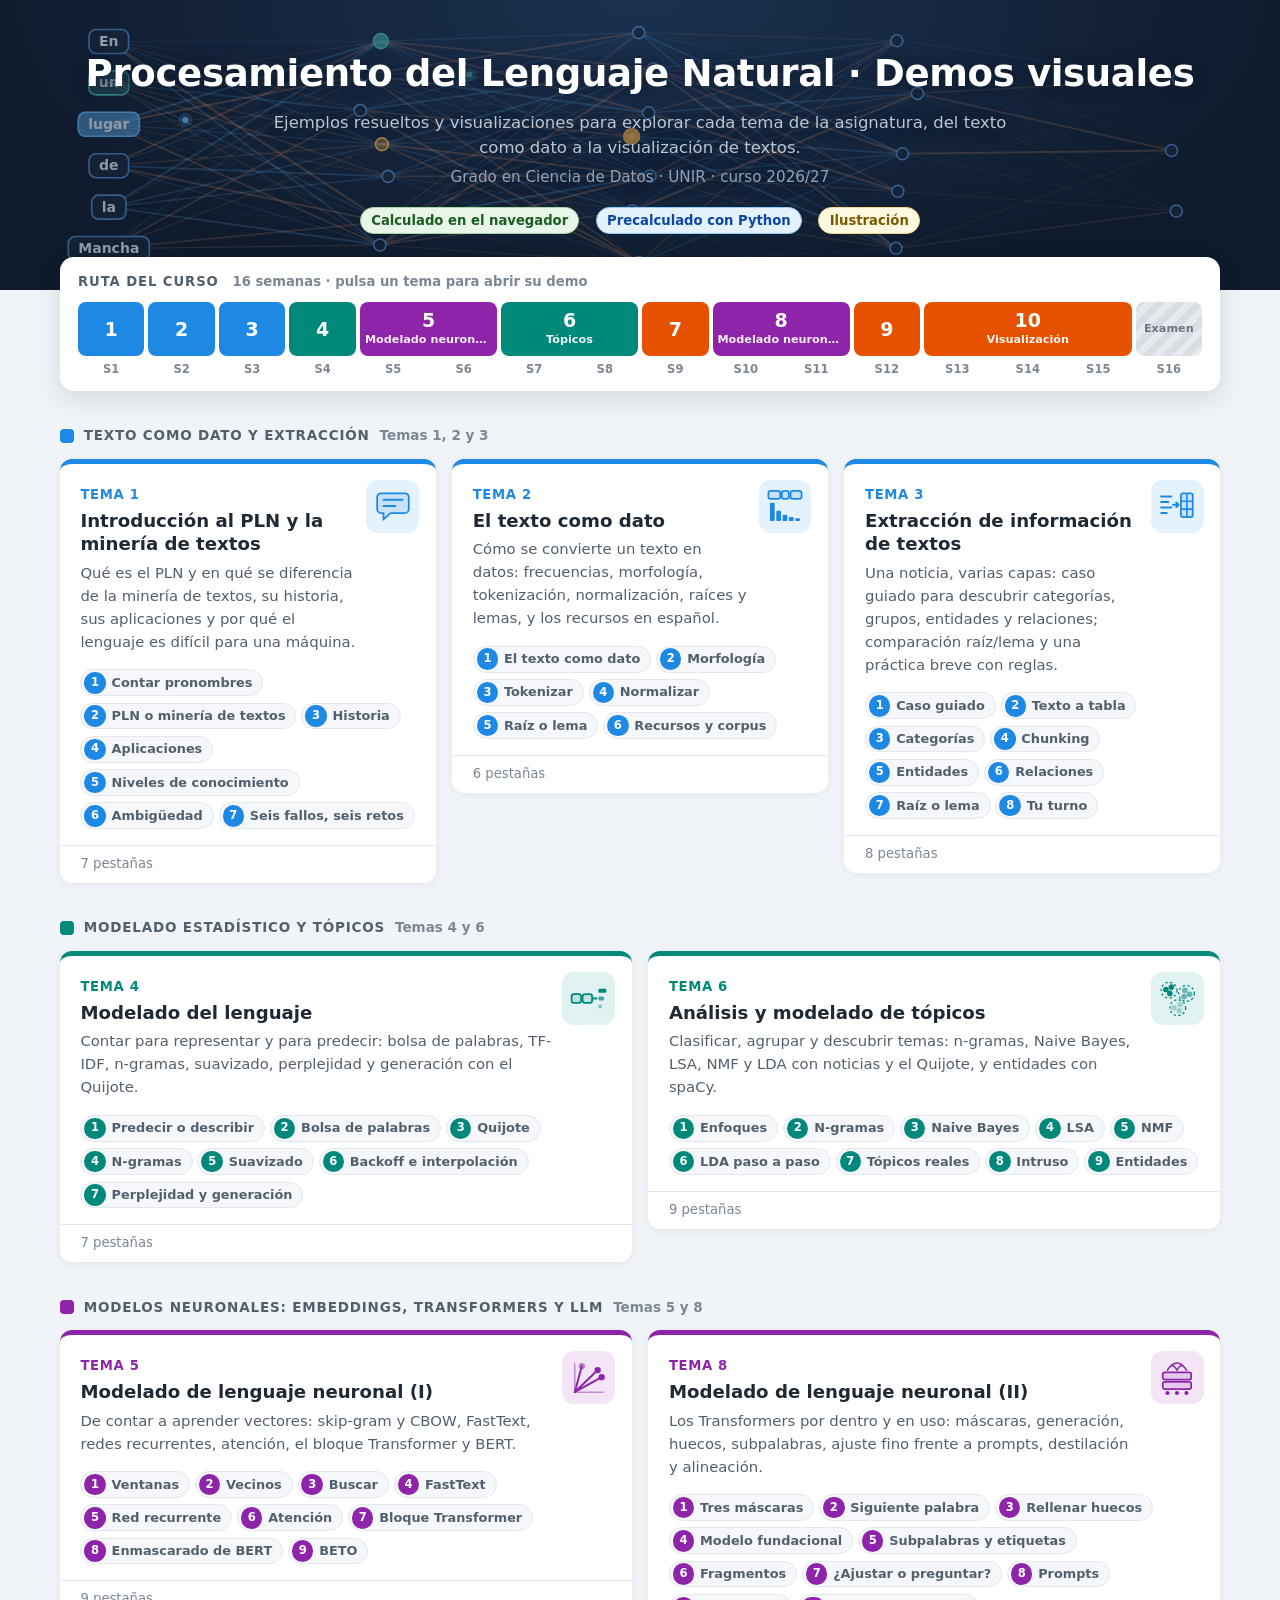
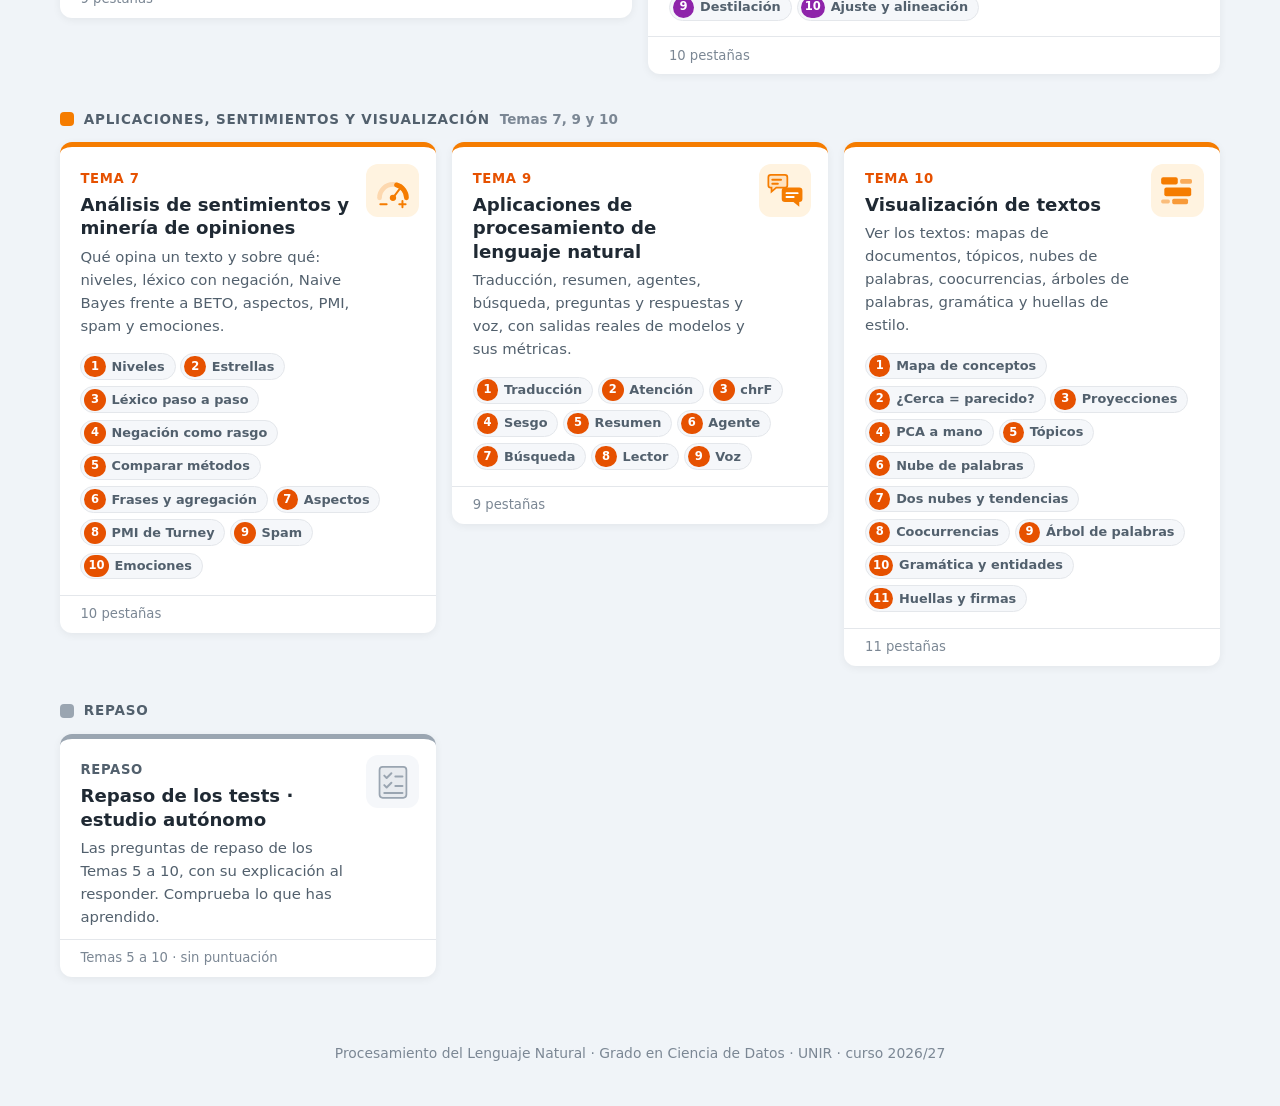
<file: index.html>
<!DOCTYPE html>
<html lang="es-ES">
<head>
<meta charset="UTF-8">
<meta name="viewport" content="width=device-width, initial-scale=1.0">
<title>Procesamiento del Lenguaje Natural · Demos visuales</title>
<meta name="description" content="Ejemplos resueltos y visualizaciones para explorar la asignatura Procesamiento del Lenguaje Natural del Grado en Ciencia de Datos (UNIR).">
<link rel="icon" href="comun/icono.svg" type="image/svg+xml">
<style>
  :root { --ink: #1F2933; --ink2: #52606D; --muted: #7B8794; --line: #E4E7EB; --soft: #F5F7FA; --bg: #F0F4F8; --dark: #0F1B2D; }
  * { box-sizing: border-box; margin: 0; padding: 0; }
  html { font-size: 16.5px; }
  body { font-family: system-ui, -apple-system, "Segoe UI", Roboto, Arial, sans-serif; background: var(--bg); color: var(--ink); line-height: 1.55; }
  a { color: #1565C0; }
  :focus-visible { outline: 3px solid #90CAF9; outline-offset: 2px; }

  /* ---------- portada ---------- */
  .portada { background: radial-gradient(ellipse at 50% 0%, #1B3150 0%, var(--dark) 72%); color: #fff; padding: 2.7rem 2rem 3.4rem; text-align: center; position: relative; overflow: hidden; }
  .portada canvas { position: absolute; inset: 0; width: 100%; height: 100%; opacity: .62; }
  .portada > :not(canvas) { position: relative; }
  .portada h1 { font-size: 2.25rem; letter-spacing: -.01em; margin-bottom: .45rem; }
  .portada p { color: #B9C6D3; max-width: 46rem; margin: 0 auto; }
  .portada .sub { font-size: .92rem; color: #8FA3B8; margin-top: .3rem; }
  .portada h1, .portada p { text-shadow: 0 1px 14px rgba(15,27,45,.95); }
  .leyenda { display: flex; flex-wrap: wrap; gap: .5rem 1rem; justify-content: center; margin-top: 1.1rem; }
  .tag { display: inline-block; font-size: .8rem; font-weight: 700; padding: .14rem .62rem; border-radius: 999px; border: 1px solid; }
  .tag.real { background: #E8F5E9; color: #1B5E20; border-color: #A5D6A7; }
  .tag.pre { background: #E3F2FD; color: #0D47A1; border-color: #90CAF9; }
  .tag.illus { background: #FFF8E1; color: #7A5A00; border-color: #F0D78C; }

  .content { max-width: 1200px; margin: 0 auto 2rem; padding: 0 1.2rem; }

  /* ---------- ruta del curso ---------- */
  .ruta { background: #fff; border-radius: 14px; box-shadow: 0 8px 26px rgba(15,27,45,.12); padding: .9rem 1.1rem .7rem; margin-top: -2rem; position: relative; }
  .ruta h2 { font-size: .8rem; font-weight: 800; text-transform: uppercase; letter-spacing: .07em; color: var(--ink2); margin-bottom: .55rem; }
  .ruta h2 small { font-weight: 600; text-transform: none; letter-spacing: 0; color: var(--muted); margin-left: .5rem; font-size: .8rem; }
  .ruta-barra, .ruta-sem { display: grid; grid-template-columns: repeat(16, minmax(0, 1fr)); gap: 4px; }
  .ruta-barra > * { height: 3.3rem; border-radius: 8px; display: flex; flex-direction: column; align-items: center; justify-content: center; color: #fff; text-decoration: none; background: var(--cf); padding: 0 .3rem; overflow: hidden; transition: transform .15s, box-shadow .15s; }
  .ruta-barra b { font-size: 1.15rem; line-height: 1.1; }
  .ruta-barra span { font-size: .68rem; font-weight: 600; opacity: .92; white-space: nowrap; overflow: hidden; text-overflow: ellipsis; max-width: 100%; }
  .ruta-barra a:hover, .ruta-barra a:focus-visible { transform: translateY(-3px); box-shadow: 0 6px 14px rgba(15,27,45,.22); }
  .ruta-barra .corto span { display: none; }
  .ruta-barra .examen span { display: block; }
  .ruta-barra .examen { background: repeating-linear-gradient(135deg, #D5DBE1 0 7px, #E4E8EC 7px 14px); color: var(--ink2); }
  .ruta-sem { margin-top: .3rem; font-size: .7rem; font-weight: 600; color: var(--muted); text-align: center; }

  /* ---------- bloques y tarjetas ---------- */
  .bloque { margin-top: 2.1rem; }
  .bloque-titulo { display: flex; align-items: center; flex-wrap: wrap; gap: .3rem .6rem; font-size: .82rem; font-weight: 800; text-transform: uppercase; letter-spacing: .06em; color: var(--ink2); margin-bottom: .75rem; }
  .bloque-titulo::before { content: ""; width: 14px; height: 14px; border-radius: 4px; background: var(--c); }
  .bloque-titulo small { font-size: .82rem; font-weight: 600; text-transform: none; letter-spacing: 0; color: var(--muted); }
  .temas { display: grid; grid-template-columns: repeat(auto-fit, minmax(340px, 1fr)); gap: 1rem; align-items: start; }
  .temas.uno { grid-template-columns: repeat(auto-fill, minmax(340px, 1fr)); }
  article.tema { background: #fff; border-radius: 12px; box-shadow: 0 2px 8px rgba(0,0,0,.06); border-top: 5px solid var(--c); display: flex; flex-direction: column; transition: transform .15s, box-shadow .15s; }
  article.tema:hover { transform: translateY(-2px); box-shadow: 0 8px 22px rgba(0,0,0,.11); }
  .tema-enl { display: block; position: relative; padding: 1.05rem 4.8rem .6rem 1.25rem; text-decoration: none; color: inherit; border-radius: 12px 12px 0 0; }
  .tema-glifo { position: absolute; top: 1rem; right: 1rem; width: 3.2rem; height: 3.2rem; border-radius: 12px; background: var(--cl); color: var(--c); display: grid; place-items: center; transition: transform .2s; }
  .tema-glifo svg { width: 2.3rem; height: 2.3rem; }
  article.tema:hover .tema-glifo { transform: rotate(-6deg) scale(1.06); }
  .tema .n { font-weight: 800; color: var(--cf); font-size: .8rem; letter-spacing: .05em; }
  .tema h3 { font-size: 1.1rem; line-height: 1.3; margin: .15rem 0 .35rem; color: var(--ink); }
  .tema-enl:hover h3, .tema-enl:focus-visible h3 { color: var(--cf); }
  .tema p { color: var(--ink2); font-size: .9rem; }
  .pest { list-style: none; display: flex; flex-wrap: wrap; gap: .3rem; padding: .25rem 1.25rem .95rem; }
  .pest a { display: inline-flex; align-items: center; gap: .35rem; font-size: .78rem; font-weight: 600; color: var(--ink2); background: var(--soft); border: 1px solid var(--line); border-radius: 999px; padding: .1rem .6rem .1rem .18rem; text-decoration: none; transition: background .15s, border-color .15s; }
  .pest b { display: inline-grid; place-items: center; min-width: 1.3rem; height: 1.3rem; padding: 0 .25rem; border-radius: 999px; background: var(--cf); color: #fff; font-size: .7rem; }
  .pest a:hover, .pest a:focus-visible { background: var(--cl); border-color: var(--c); color: var(--ink); }
  .tema-pie span:last-child:not(:first-child) { white-space: nowrap; }
  .tema-pie { margin-top: auto; display: flex; justify-content: space-between; gap: .6rem; border-top: 1px solid var(--line); padding: .5rem 1.25rem; font-size: .8rem; color: var(--muted); }
  .footer { text-align: center; padding: 2rem 1rem 2.5rem; color: var(--muted); font-size: .84rem; }

  @media (max-width: 760px) {
    html { font-size: 15px; }
    .portada h1 { font-size: 1.6rem; }
    .ruta-barra span { display: none; }
    .ruta-sem { font-size: .55rem; }
    .temas { grid-template-columns: 1fr; }
  }
  @media (prefers-reduced-motion: reduce) { article.tema, .ruta-barra > *, .tema-glifo { transition: none; } }
</style>
</head>
<body>

<header class="portada">
  <canvas id="fondo" aria-hidden="true"></canvas>
  <h1>Procesamiento del Lenguaje Natural · Demos visuales</h1>
  <p>Ejemplos resueltos y visualizaciones para explorar cada tema de la asignatura, del texto como dato a la visualización de textos.</p>
  <p class="sub">Grado en Ciencia de Datos · UNIR · curso 2026/27</p>
  <div class="leyenda">
    <span class="tag real" title="El resultado se recalcula al cambiar el ejemplo">Calculado en el navegador</span>
    <span class="tag pre" title="Salidas reales de bibliotecas y modelos, guardadas con su versión">Precalculado con Python</span>
    <span class="tag illus" title="Ejemplo ilustrativo: no son datos medidos">Ilustración</span>
  </div>
</header>

<main class="content">
  <!-- inicio:temas · generado por fuentes/generar_navegacion.mjs a partir de fuentes/temas_demos.mjs; no editar a mano -->
  <section class="ruta" aria-label="Ruta del curso por semanas">
    <h2>Ruta del curso <small>16 semanas · pulsa un tema para abrir su demo</small></h2>
    <div class="ruta-barra">
      <a href="01_introduccion.html" class="corto" style="--c:#1E88E5;--cf:#1E88E5;--cl:#E3F2FD;grid-column:span 1" title="Tema 1 · Introducción al PLN y la minería de textos (semana 1)"><b>1</b><span>Introducción</span></a>
      <a href="02_texto_como_dato.html" class="corto" style="--c:#1E88E5;--cf:#1E88E5;--cl:#E3F2FD;grid-column:span 1" title="Tema 2 · El texto como dato (semanas 2 y 3)"><b>2</b><span>El texto como dato</span></a>
      <a href="03_extraccion_informacion.html" class="corto" style="--c:#1E88E5;--cf:#1E88E5;--cl:#E3F2FD;grid-column:span 1" title="Tema 3 · Extracción de información de textos (semana 3)"><b>3</b><span>Extracción de información</span></a>
      <a href="04_modelado_lenguaje.html" class="corto" style="--c:#00897B;--cf:#00897B;--cl:#E0F2F1;grid-column:span 1" title="Tema 4 · Modelado del lenguaje (semana 4)"><b>4</b><span>Modelado del lenguaje</span></a>
      <a href="05_modelado_neuronal.html" style="--c:#8E24AA;--cf:#8E24AA;--cl:#F3E5F5;grid-column:span 2" title="Tema 5 · Modelado de lenguaje neuronal (I) (semanas 5 y 6)"><b>5</b><span>Modelado neuronal (I)</span></a>
      <a href="06_topicos.html" style="--c:#00897B;--cf:#00897B;--cl:#E0F2F1;grid-column:span 2" title="Tema 6 · Análisis y modelado de tópicos (semanas 7 y 8)"><b>6</b><span>Tópicos</span></a>
      <a href="07_sentimientos.html" class="corto" style="--c:#F57C00;--cf:#E65100;--cl:#FFF3E0;grid-column:span 1" title="Tema 7 · Análisis de sentimientos y minería de opiniones (semana 9)"><b>7</b><span>Sentimientos</span></a>
      <a href="08_modelado_neuronal_ii.html" style="--c:#8E24AA;--cf:#8E24AA;--cl:#F3E5F5;grid-column:span 2" title="Tema 8 · Modelado de lenguaje neuronal (II) (semanas 10 y 11)"><b>8</b><span>Modelado neuronal (II)</span></a>
      <a href="09_aplicaciones.html" class="corto" style="--c:#F57C00;--cf:#E65100;--cl:#FFF3E0;grid-column:span 1" title="Tema 9 · Aplicaciones de procesamiento de lenguaje natural (semana 12)"><b>9</b><span>Aplicaciones</span></a>
      <a href="10_visualizacion.html" style="--c:#F57C00;--cf:#E65100;--cl:#FFF3E0;grid-column:span 3" title="Tema 10 · Visualización de textos (semanas 13 a 15)"><b>10</b><span>Visualización</span></a>
      <span class="examen corto" title="Semana 16: exámenes"><span>Examen</span></span>
    </div>
    <div class="ruta-sem" aria-hidden="true"><span>S1</span><span>S2</span><span>S3</span><span>S4</span><span>S5</span><span>S6</span><span>S7</span><span>S8</span><span>S9</span><span>S10</span><span>S11</span><span>S12</span><span>S13</span><span>S14</span><span>S15</span><span>S16</span></div>
  </section>

  <section class="bloque" style="--c:#1E88E5;--cf:#1E88E5;--cl:#E3F2FD">
    <h2 class="bloque-titulo">Texto como dato y extracción <small>Temas 1, 2 y 3</small></h2>
    <div class="temas">
      <article class="tema" style="--c:#1E88E5;--cf:#1E88E5;--cl:#E3F2FD">
        <a class="tema-enl" href="01_introduccion.html">
          <span class="tema-glifo"><svg viewBox="0 0 48 48" aria-hidden="true" focusable="false"><path d="M9 8h30a5 5 0 0 1 5 5v15a5 5 0 0 1-5 5H21l-9 8v-8H9a5 5 0 0 1-5-5V13a5 5 0 0 1 5-5z" fill="currentColor" fill-opacity=".14" stroke="currentColor" stroke-width="2.2"/><path d="M12 16h24M12 24h15" fill="none" stroke="currentColor" stroke-width="2.5" stroke-linecap="round" stroke-linejoin="round"/></svg></span>
          <span class="n">TEMA 1</span>
          <h3>Introducción al PLN y la minería de textos</h3>
          <p>Qué es el PLN y en qué se diferencia de la minería de textos, su historia, sus aplicaciones y por qué el lenguaje es difícil para una máquina.</p>
        </a>
        <ol class="pest" aria-label="Pestañas del Tema 1">
          <li><a href="01_introduccion.html#pron"><b>1</b>Contar pronombres</a></li>
          <li><a href="01_introduccion.html#mineria"><b>2</b>PLN o minería de textos</a></li>
          <li><a href="01_introduccion.html#hist"><b>3</b>Historia</a></li>
          <li><a href="01_introduccion.html#apl"><b>4</b>Aplicaciones</a></li>
          <li><a href="01_introduccion.html#niv"><b>5</b>Niveles de conocimiento</a></li>
          <li><a href="01_introduccion.html#amb"><b>6</b>Ambigüedad</a></li>
          <li><a href="01_introduccion.html#retos"><b>7</b>Seis fallos, seis retos</a></li>
        </ol>
        <div class="tema-pie"><span>7 pestañas</span></div>
      </article>
      <article class="tema" style="--c:#1E88E5;--cf:#1E88E5;--cl:#E3F2FD">
        <a class="tema-enl" href="02_texto_como_dato.html">
          <span class="tema-glifo"><svg viewBox="0 0 48 48" aria-hidden="true" focusable="false"><g fill="currentColor" fill-opacity=".14" stroke="currentColor" stroke-width="2.2"><rect x="3" y="5" width="15" height="10" rx="3"/><rect x="20" y="5" width="9" height="10" rx="3"/><rect x="31" y="5" width="14" height="10" rx="3"/></g><g fill="currentColor"><rect x="5" y="20" width="6" height="23" rx="1.5"/><rect x="13" y="30" width="6" height="13" rx="1.5"/><rect x="21" y="35" width="6" height="8" rx="1.5"/><rect x="29" y="38" width="6" height="5" rx="1.5"/><rect x="37" y="39.5" width="6" height="3.5" rx="1.2"/></g></svg></span>
          <span class="n">TEMA 2</span>
          <h3>El texto como dato</h3>
          <p>Cómo se convierte un texto en datos: frecuencias, morfología, tokenización, normalización, raíces y lemas, y los recursos en español.</p>
        </a>
        <ol class="pest" aria-label="Pestañas del Tema 2">
          <li><a href="02_texto_como_dato.html#dato"><b>1</b>El texto como dato</a></li>
          <li><a href="02_texto_como_dato.html#morf"><b>2</b>Morfología</a></li>
          <li><a href="02_texto_como_dato.html#tok"><b>3</b>Tokenizar</a></li>
          <li><a href="02_texto_como_dato.html#norm"><b>4</b>Normalizar</a></li>
          <li><a href="02_texto_como_dato.html#raiz"><b>5</b>Raíz o lema</a></li>
          <li><a href="02_texto_como_dato.html#rec"><b>6</b>Recursos y corpus</a></li>
        </ol>
        <div class="tema-pie"><span>6 pestañas</span></div>
      </article>
      <article class="tema" style="--c:#1E88E5;--cf:#1E88E5;--cl:#E3F2FD">
        <a class="tema-enl" href="03_extraccion_informacion.html">
          <span class="tema-glifo"><svg viewBox="0 0 48 48" aria-hidden="true" focusable="false"><path d="M4 12h13M4 19h9M4 26h13M4 33h7" fill="none" stroke="currentColor" stroke-width="2.5" stroke-linecap="round" stroke-linejoin="round"/><path d="M19 22.5h7m-3-3 3 3-3 3" fill="none" stroke="currentColor" stroke-width="2.5" stroke-linecap="round" stroke-linejoin="round"/><rect x="29" y="8" width="15" height="30" rx="2.5" fill="currentColor" fill-opacity=".14" stroke="currentColor" stroke-width="2.2"/><path d="M29 18h15M29 28h15M36.5 8v30" fill="none" stroke="currentColor" stroke-width="2"/></svg></span>
          <span class="n">TEMA 3</span>
          <h3>Extracción de información de textos</h3>
          <p>Una noticia, varias capas: caso guiado para descubrir categorías, grupos, entidades y relaciones; comparación raíz/lema y una práctica breve con reglas.</p>
        </a>
        <ol class="pest" aria-label="Pestañas del Tema 3">
          <li><a href="03_extraccion_informacion.html#caso"><b>1</b>Caso guiado</a></li>
          <li><a href="03_extraccion_informacion.html#flujo"><b>2</b>Texto a tabla</a></li>
          <li><a href="03_extraccion_informacion.html#pos"><b>3</b>Categorías</a></li>
          <li><a href="03_extraccion_informacion.html#chunk"><b>4</b>Chunking</a></li>
          <li><a href="03_extraccion_informacion.html#ner"><b>5</b>Entidades</a></li>
          <li><a href="03_extraccion_informacion.html#rel"><b>6</b>Relaciones</a></li>
          <li><a href="03_extraccion_informacion.html#raiz"><b>7</b>Raíz o lema</a></li>
          <li><a href="03_extraccion_informacion.html#practica"><b>8</b>Tu turno</a></li>
        </ol>
        <div class="tema-pie"><span>8 pestañas</span></div>
      </article>
    </div>
  </section>

  <section class="bloque" style="--c:#00897B;--cf:#00897B;--cl:#E0F2F1">
    <h2 class="bloque-titulo">Modelado estadístico y tópicos <small>Temas 4 y 6</small></h2>
    <div class="temas">
      <article class="tema" style="--c:#00897B;--cf:#00897B;--cl:#E0F2F1">
        <a class="tema-enl" href="04_modelado_lenguaje.html">
          <span class="tema-glifo"><svg viewBox="0 0 48 48" aria-hidden="true" focusable="false"><g fill="currentColor" fill-opacity=".14" stroke="currentColor" stroke-width="2.2"><rect x="2" y="18" width="12" height="11" rx="3"/><rect x="16" y="18" width="12" height="11" rx="3"/></g><path d="M29.5 23.5h4" fill="none" stroke="currentColor" stroke-width="2.5" stroke-linecap="round" stroke-linejoin="round"/><g fill="currentColor"><rect x="36" y="11" width="10" height="5" rx="1.5"/><rect x="36" y="21" width="7" height="5" rx="1.5" fill-opacity=".7"/><rect x="36" y="31" width="4" height="5" rx="1.5" fill-opacity=".45"/></g></svg></span>
          <span class="n">TEMA 4</span>
          <h3>Modelado del lenguaje</h3>
          <p>Contar para representar y para predecir: bolsa de palabras, TF-IDF, n-gramas, suavizado, perplejidad y generación con el Quijote.</p>
        </a>
        <ol class="pest" aria-label="Pestañas del Tema 4">
          <li><a href="04_modelado_lenguaje.html#uso"><b>1</b>Predecir o describir</a></li>
          <li><a href="04_modelado_lenguaje.html#bow"><b>2</b>Bolsa de palabras</a></li>
          <li><a href="04_modelado_lenguaje.html#quijote"><b>3</b>Quijote</a></li>
          <li><a href="04_modelado_lenguaje.html#ngramas"><b>4</b>N-gramas</a></li>
          <li><a href="04_modelado_lenguaje.html#suav"><b>5</b>Suavizado</a></li>
          <li><a href="04_modelado_lenguaje.html#backoff"><b>6</b>Backoff e interpolación</a></li>
          <li><a href="04_modelado_lenguaje.html#eval"><b>7</b>Perplejidad y generación</a></li>
        </ol>
        <div class="tema-pie"><span>7 pestañas</span></div>
      </article>
      <article class="tema" style="--c:#00897B;--cf:#00897B;--cl:#E0F2F1">
        <a class="tema-enl" href="06_topicos.html">
          <span class="tema-glifo"><svg viewBox="0 0 48 48" aria-hidden="true" focusable="false"><g fill="currentColor"><circle cx="10" cy="12" r="3.6"/><circle cx="17" cy="9" r="3.6"/><circle cx="15" cy="17" r="3.6"/><circle cx="34" cy="13" r="3.6" fill-opacity=".55"/><circle cx="40" cy="18" r="3.6" fill-opacity=".55"/><circle cx="33" cy="21" r="3.6" fill-opacity=".55"/><circle cx="20" cy="35" r="3.6" fill-opacity=".3"/><circle cx="27" cy="39" r="3.6" fill-opacity=".3"/><circle cx="28" cy="31" r="3.6" fill-opacity=".3"/></g><g fill="none" stroke="currentColor" stroke-width="1.6" stroke-dasharray="3 3"><circle cx="14" cy="13" r="10"/><circle cx="36" cy="17" r="10"/><circle cx="25" cy="35" r="10"/></g></svg></span>
          <span class="n">TEMA 6</span>
          <h3>Análisis y modelado de tópicos</h3>
          <p>Clasificar, agrupar y descubrir temas: n-gramas, Naive Bayes, LSA, NMF y LDA con noticias y el Quijote, y entidades con spaCy.</p>
        </a>
        <ol class="pest" aria-label="Pestañas del Tema 6">
          <li><a href="06_topicos.html#enf"><b>1</b>Enfoques</a></li>
          <li><a href="06_topicos.html#ng"><b>2</b>N-gramas</a></li>
          <li><a href="06_topicos.html#nb"><b>3</b>Naive Bayes</a></li>
          <li><a href="06_topicos.html#lsa"><b>4</b>LSA</a></li>
          <li><a href="06_topicos.html#nmf"><b>5</b>NMF</a></li>
          <li><a href="06_topicos.html#lda"><b>6</b>LDA paso a paso</a></li>
          <li><a href="06_topicos.html#top"><b>7</b>Tópicos reales</a></li>
          <li><a href="06_topicos.html#int"><b>8</b>Intruso</a></li>
          <li><a href="06_topicos.html#ent"><b>9</b>Entidades</a></li>
        </ol>
        <div class="tema-pie"><span>9 pestañas</span></div>
      </article>
    </div>
  </section>

  <section class="bloque" style="--c:#8E24AA;--cf:#8E24AA;--cl:#F3E5F5">
    <h2 class="bloque-titulo">Modelos neuronales: embeddings, Transformers y LLM <small>Temas 5 y 8</small></h2>
    <div class="temas">
      <article class="tema" style="--c:#8E24AA;--cf:#8E24AA;--cl:#F3E5F5">
        <a class="tema-enl" href="05_modelado_neuronal.html">
          <span class="tema-glifo"><svg viewBox="0 0 48 48" aria-hidden="true" focusable="false"><path d="M6 42V6M6 42h36" fill="none" stroke="currentColor" stroke-width="2" stroke-opacity=".45" stroke-linecap="round"/><path d="M6 42 35 14M6 42 40 23M6 42 15 9" fill="none" stroke="currentColor" stroke-width="2.5" stroke-linecap="round" stroke-linejoin="round"/><g fill="currentColor"><circle cx="35" cy="14" r="4"/><circle cx="40" cy="23" r="4"/><circle cx="15" cy="9" r="4" fill-opacity=".55"/></g></svg></span>
          <span class="n">TEMA 5</span>
          <h3>Modelado de lenguaje neuronal (I)</h3>
          <p>De contar a aprender vectores: skip-gram y CBOW, FastText, redes recurrentes, atención, el bloque Transformer y BERT.</p>
        </a>
        <ol class="pest" aria-label="Pestañas del Tema 5">
          <li><a href="05_modelado_neuronal.html#ven"><b>1</b>Ventanas</a></li>
          <li><a href="05_modelado_neuronal.html#vec"><b>2</b>Vecinos</a></li>
          <li><a href="05_modelado_neuronal.html#bus"><b>3</b>Buscar</a></li>
          <li><a href="05_modelado_neuronal.html#ft"><b>4</b>FastText</a></li>
          <li><a href="05_modelado_neuronal.html#rnn"><b>5</b>Red recurrente</a></li>
          <li><a href="05_modelado_neuronal.html#at"><b>6</b>Atención</a></li>
          <li><a href="05_modelado_neuronal.html#tr"><b>7</b>Bloque Transformer</a></li>
          <li><a href="05_modelado_neuronal.html#mlm"><b>8</b>Enmascarado de BERT</a></li>
          <li><a href="05_modelado_neuronal.html#bert"><b>9</b>BETO</a></li>
        </ol>
        <div class="tema-pie"><span>9 pestañas</span></div>
      </article>
      <article class="tema" style="--c:#8E24AA;--cf:#8E24AA;--cl:#F3E5F5">
        <a class="tema-enl" href="08_modelado_neuronal_ii.html">
          <span class="tema-glifo"><svg viewBox="0 0 48 48" aria-hidden="true" focusable="false"><path d="M12 14Q18 3 24 14M24 14Q30 3 36 14M12 14Q24-4 36 14" fill="none" stroke="currentColor" stroke-width="2" stroke-linecap="round"/><g fill="currentColor" fill-opacity=".14" stroke="currentColor" stroke-width="2.2"><rect x="6" y="17" width="36" height="9" rx="2.5"/><rect x="6" y="29" width="36" height="9" rx="2.5"/></g><g fill="currentColor"><circle cx="12" cy="43" r="2.6"/><circle cx="24" cy="43" r="2.6"/><circle cx="36" cy="43" r="2.6"/></g></svg></span>
          <span class="n">TEMA 8</span>
          <h3>Modelado de lenguaje neuronal (II)</h3>
          <p>Los Transformers por dentro y en uso: máscaras, generación, huecos, subpalabras, ajuste fino frente a prompts, destilación y alineación.</p>
        </a>
        <ol class="pest" aria-label="Pestañas del Tema 8">
          <li><a href="08_modelado_neuronal_ii.html#mas"><b>1</b>Tres máscaras</a></li>
          <li><a href="08_modelado_neuronal_ii.html#sig"><b>2</b>Siguiente palabra</a></li>
          <li><a href="08_modelado_neuronal_ii.html#rel"><b>3</b>Rellenar huecos</a></li>
          <li><a href="08_modelado_neuronal_ii.html#fun"><b>4</b>Modelo fundacional</a></li>
          <li><a href="08_modelado_neuronal_ii.html#sub"><b>5</b>Subpalabras y etiquetas</a></li>
          <li><a href="08_modelado_neuronal_ii.html#fra"><b>6</b>Fragmentos</a></li>
          <li><a href="08_modelado_neuronal_ii.html#aju"><b>7</b>¿Ajustar o preguntar?</a></li>
          <li><a href="08_modelado_neuronal_ii.html#pro"><b>8</b>Prompts</a></li>
          <li><a href="08_modelado_neuronal_ii.html#des"><b>9</b>Destilación</a></li>
          <li><a href="08_modelado_neuronal_ii.html#ali"><b>10</b>Ajuste y alineación</a></li>
        </ol>
        <div class="tema-pie"><span>10 pestañas</span></div>
      </article>
    </div>
  </section>

  <section class="bloque" style="--c:#F57C00;--cf:#E65100;--cl:#FFF3E0">
    <h2 class="bloque-titulo">Aplicaciones, sentimientos y visualización <small>Temas 7, 9 y 10</small></h2>
    <div class="temas">
      <article class="tema" style="--c:#F57C00;--cf:#E65100;--cl:#FFF3E0">
        <a class="tema-enl" href="07_sentimientos.html">
          <span class="tema-glifo"><svg viewBox="0 0 48 48" aria-hidden="true" focusable="false"><path d="M7 34a17 17 0 0 1 34 0" fill="none" stroke="currentColor" stroke-width="6" stroke-opacity=".22" stroke-linecap="round"/><path d="M28.5 17.6A17 17 0 0 1 41 34" fill="none" stroke="currentColor" stroke-width="6" stroke-linecap="round"/><path d="M24 34 33 22" fill="none" stroke="currentColor" stroke-width="2.5" stroke-linecap="round" stroke-linejoin="round" stroke-width="3"/><circle cx="24" cy="34" r="4" fill="currentColor"/><path d="M8 42h8M32 42h8M36 38v8" fill="none" stroke="currentColor" stroke-width="2.5" stroke-linecap="round" stroke-linejoin="round"/></svg></span>
          <span class="n">TEMA 7</span>
          <h3>Análisis de sentimientos y minería de opiniones</h3>
          <p>Qué opina un texto y sobre qué: niveles, léxico con negación, Naive Bayes frente a BETO, aspectos, PMI, spam y emociones.</p>
        </a>
        <ol class="pest" aria-label="Pestañas del Tema 7">
          <li><a href="07_sentimientos.html#niv"><b>1</b>Niveles</a></li>
          <li><a href="07_sentimientos.html#est"><b>2</b>Estrellas</a></li>
          <li><a href="07_sentimientos.html#lex"><b>3</b>Léxico paso a paso</a></li>
          <li><a href="07_sentimientos.html#neg"><b>4</b>Negación como rasgo</a></li>
          <li><a href="07_sentimientos.html#com"><b>5</b>Comparar métodos</a></li>
          <li><a href="07_sentimientos.html#fra"><b>6</b>Frases y agregación</a></li>
          <li><a href="07_sentimientos.html#asp"><b>7</b>Aspectos</a></li>
          <li><a href="07_sentimientos.html#pmi"><b>8</b>PMI de Turney</a></li>
          <li><a href="07_sentimientos.html#spm"><b>9</b>Spam</a></li>
          <li><a href="07_sentimientos.html#emo"><b>10</b>Emociones</a></li>
        </ol>
        <div class="tema-pie"><span>10 pestañas</span></div>
      </article>
      <article class="tema" style="--c:#F57C00;--cf:#E65100;--cl:#FFF3E0">
        <a class="tema-enl" href="09_aplicaciones.html">
          <span class="tema-glifo"><svg viewBox="0 0 48 48" aria-hidden="true" focusable="false"><path d="M6 5h18a3 3 0 0 1 3 3v10a3 3 0 0 1-3 3H13l-6 5v-5H6a3 3 0 0 1-3-3V8a3 3 0 0 1 3-3z" fill="currentColor" fill-opacity=".14" stroke="currentColor" stroke-width="2.2"/><path d="M24 22h18a3 3 0 0 1 3 3v10a3 3 0 0 1-3 3h-1v5l-6-5H24a3 3 0 0 1-3-3V25a3 3 0 0 1 3-3z" fill="currentColor" stroke="currentColor" stroke-width="2.2"/><path d="M8 11h11M8 16h7" fill="none" stroke="currentColor" stroke-width="2.5" stroke-linecap="round" stroke-linejoin="round"/><path d="M26 28h14M26 33h9" fill="none" stroke="#fff" stroke-width="2.5" stroke-linecap="round"/></svg></span>
          <span class="n">TEMA 9</span>
          <h3>Aplicaciones de procesamiento de lenguaje natural</h3>
          <p>Traducción, resumen, agentes, búsqueda, preguntas y respuestas y voz, con salidas reales de modelos y sus métricas.</p>
        </a>
        <ol class="pest" aria-label="Pestañas del Tema 9">
          <li><a href="09_aplicaciones.html#tra"><b>1</b>Traducción</a></li>
          <li><a href="09_aplicaciones.html#ate"><b>2</b>Atención</a></li>
          <li><a href="09_aplicaciones.html#chr"><b>3</b>chrF</a></li>
          <li><a href="09_aplicaciones.html#ses"><b>4</b>Sesgo</a></li>
          <li><a href="09_aplicaciones.html#res"><b>5</b>Resumen</a></li>
          <li><a href="09_aplicaciones.html#age"><b>6</b>Agente</a></li>
          <li><a href="09_aplicaciones.html#bus"><b>7</b>Búsqueda</a></li>
          <li><a href="09_aplicaciones.html#lec"><b>8</b>Lector</a></li>
          <li><a href="09_aplicaciones.html#voz"><b>9</b>Voz</a></li>
        </ol>
        <div class="tema-pie"><span>9 pestañas</span></div>
      </article>
      <article class="tema" style="--c:#F57C00;--cf:#E65100;--cl:#FFF3E0">
        <a class="tema-enl" href="10_visualizacion.html">
          <span class="tema-glifo"><svg viewBox="0 0 48 48" aria-hidden="true" focusable="false"><g fill="currentColor"><rect x="4" y="8" width="21" height="9" rx="2.5"/><rect x="28" y="10" width="15" height="6" rx="2" fill-opacity=".6"/><rect x="8" y="21" width="34" height="11" rx="2.5"/><rect x="4" y="36" width="11" height="5" rx="2" fill-opacity=".45"/><rect x="18" y="35" width="20" height="7" rx="2" fill-opacity=".75"/></g></svg></span>
          <span class="n">TEMA 10</span>
          <h3>Visualización de textos</h3>
          <p>Ver los textos: mapas de documentos, tópicos, nubes de palabras, coocurrencias, árboles de palabras, gramática y huellas de estilo.</p>
        </a>
        <ol class="pest" aria-label="Pestañas del Tema 10">
          <li><a href="10_visualizacion.html#mapa"><b>1</b>Mapa de conceptos</a></li>
          <li><a href="10_visualizacion.html#cerca"><b>2</b>¿Cerca = parecido?</a></li>
          <li><a href="10_visualizacion.html#proy"><b>3</b>Proyecciones</a></li>
          <li><a href="10_visualizacion.html#pca"><b>4</b>PCA a mano</a></li>
          <li><a href="10_visualizacion.html#top"><b>5</b>Tópicos</a></li>
          <li><a href="10_visualizacion.html#nube"><b>6</b>Nube de palabras</a></li>
          <li><a href="10_visualizacion.html#tend"><b>7</b>Dos nubes y tendencias</a></li>
          <li><a href="10_visualizacion.html#cooc"><b>8</b>Coocurrencias</a></li>
          <li><a href="10_visualizacion.html#arbol"><b>9</b>Árbol de palabras</a></li>
          <li><a href="10_visualizacion.html#gram"><b>10</b>Gramática y entidades</a></li>
          <li><a href="10_visualizacion.html#huella"><b>11</b>Huellas y firmas</a></li>
        </ol>
        <div class="tema-pie"><span>11 pestañas</span></div>
      </article>
    </div>
  </section>

  <section class="bloque" style="--c:#9AA5B1;--cf:#52606D;--cl:#F5F7FA">
    <h2 class="bloque-titulo">Repaso</h2>
    <div class="temas uno">
      <article class="tema" style="--c:#9AA5B1;--cf:#52606D;--cl:#F5F7FA">
        <a class="tema-enl" href="repaso.html">
          <span class="tema-glifo"><svg viewBox="0 0 48 48" aria-hidden="true" focusable="false"><rect x="7" y="5" width="34" height="39" rx="4" fill="currentColor" fill-opacity=".14" stroke="currentColor" stroke-width="2.2"/><path d="M13 16l3 3 6-6M13 28l3 3 6-6" fill="none" stroke="currentColor" stroke-width="2.5" stroke-linecap="round" stroke-linejoin="round"/><path d="M27 17h9M27 29h9M13 38h23" fill="none" stroke="currentColor" stroke-width="2.5" stroke-linecap="round" stroke-linejoin="round"/></svg></span>
          <span class="n">REPASO</span>
          <h3>Repaso de los tests · estudio autónomo</h3>
          <p>Las preguntas de repaso de los Temas 5 a 10, con su explicación al responder. Comprueba lo que has aprendido.</p>
        </a>
        <div class="tema-pie"><span>Temas 5 a 10 · sin puntuación</span></div>
      </article>
    </div>
  </section>
  <!-- fin:temas -->
</main>

<footer class="footer">Procesamiento del Lenguaje Natural · Grado en Ciencia de Datos · UNIR · curso 2026/27</footer>

<script>
(function () {
  "use strict";
  // Fondo animado de la portada (decorativo): las palabras de una frase entran en una red por capas
  // y sus señales la recorren hasta la salida. No representa ningún modelo ni ningún dato.
  const cv = document.getElementById("fondo");
  const ctx = cv.getContext("2d");
  const PALABRAS = ["En", "un", "lugar", "de", "la", "Mancha"];
  const CAPAS = [PALABRAS.length, 7, 7, 5, 3];
  const COLORES = ["#64B5F6", "#4DB6AC", "#CE93D8", "#FFB74D"];
  const quieto = window.matchMedia && window.matchMedia("(prefers-reduced-motion: reduce)").matches;
  function azar(s) { return function () { s = (s + 0x6D2B79F5) >>> 0; let t = s; t = Math.imul(t ^ (t >>> 15), t | 1); t ^= t + Math.imul(t ^ (t >>> 7), t | 61); return ((t ^ (t >>> 14)) >>> 0) / 4294967296; }; }
  const r = azar(11);
  let W = 0, H = 0, nodos = [], pesos = new Map(), pulsos = [], luz = new Map(), fichas = true;

  function montar() {
    const dpr = window.devicePixelRatio || 1;
    W = cv.clientWidth; H = cv.clientHeight;
    cv.width = Math.round(W * dpr); cv.height = Math.round(H * dpr);
    ctx.setTransform(dpr, 0, 0, dpr, 0, 0);
    fichas = W > 760;
    const g = azar(5);
    nodos = CAPAS.map(function (n, l) {
      const x = W * (0.085 + 0.83 * l / (CAPAS.length - 1));
      return Array.from({ length: n }, function (_, j) {
        return { x: x + (l ? (g() - 0.5) * 34 : 0), y: H * (j + 1) / (n + 1) + (l ? (g() - 0.5) * 18 : 0), l: l, j: j };
      });
    });
    for (let l = 0; l < CAPAS.length - 1; l++) nodos[l].forEach(function (a) { nodos[l + 1].forEach(function (b) { const k = l + "-" + a.j + "-" + b.j; if (!pesos.has(k)) pesos.set(k, g() * 2 - 1); }); });
    dibujar();
  }
  function alfa(hex, a) { const n = parseInt(hex.slice(1), 16); return "rgba(" + (n >> 16) + "," + ((n >> 8) & 255) + "," + (n & 255) + "," + a + ")"; }
  function dibujar() {
    ctx.clearRect(0, 0, W, H);
    for (let l = 0; l < CAPAS.length - 1; l++) nodos[l].forEach(function (a) { nodos[l + 1].forEach(function (b) {
      const w = pesos.get(l + "-" + a.j + "-" + b.j);
      ctx.strokeStyle = alfa(w > 0 ? "#64B5F6" : "#FFA270", 0.08 + 0.22 * Math.abs(w));
      ctx.lineWidth = 0.6 + 1.5 * Math.abs(w);
      ctx.beginPath(); ctx.moveTo(a.x, a.y); ctx.lineTo(b.x, b.y); ctx.stroke();
    }); });
    pulsos.forEach(function (p) {
      const a = p.ruta[p.tramo], b = p.ruta[p.tramo + 1];
      const x = a.x + (b.x - a.x) * p.t, y = a.y + (b.y - a.y) * p.t;
      ctx.fillStyle = alfa(p.color, 0.25); ctx.beginPath(); ctx.arc(x, y, 7, 0, 7); ctx.fill();
      ctx.fillStyle = p.color; ctx.beginPath(); ctx.arc(x, y, 3, 0, 7); ctx.fill();
    });
    ctx.font = "600 14px system-ui, -apple-system, 'Segoe UI', Roboto, Arial, sans-serif";
    ctx.textAlign = "center"; ctx.textBaseline = "middle";
    nodos.forEach(function (col) { col.forEach(function (n) {
      const k = n.l + "-" + n.j, b = luz.get(k) || 0;
      const borde = b > 0 ? luz.get(k + "c") : "#4F86C6";
      if (n.l === 0 && fichas) {
        const tw = ctx.measureText(PALABRAS[n.j]).width + 20, th = 24;
        ctx.fillStyle = b > 0 ? alfa(borde, 0.25 + 0.5 * b) : "#16263B";
        ctx.strokeStyle = borde; ctx.lineWidth = 1.6;
        ctx.beginPath(); ctx.roundRect(n.x - tw / 2, n.y - th / 2, tw, th, 7); ctx.fill(); ctx.stroke();
        ctx.fillStyle = "#DDE6F0"; ctx.fillText(PALABRAS[n.j], n.x, n.y + 1);
      } else {
        ctx.fillStyle = b > 0 ? alfa(borde, 0.3 + 0.6 * b) : "#16263B";
        ctx.strokeStyle = borde; ctx.lineWidth = 1.6;
        ctx.beginPath(); ctx.arc(n.x, n.y, 6 + 2 * b, 0, 7); ctx.fill(); ctx.stroke();
      }
    }); });
  }
  let palabra = 0;
  function lanzar() {
    const ruta = [nodos[0][palabra]];
    palabra = (palabra + 1) % PALABRAS.length;
    for (let l = 1; l < CAPAS.length; l++) ruta.push(nodos[l][Math.floor(r() * CAPAS[l])]);
    const color = COLORES[Math.floor(r() * COLORES.length)];
    pulsos.push({ ruta: ruta, tramo: 0, t: 0, v: 0.9 + r() * 0.5, color: color });
    encender(ruta[0], color);
  }
  function encender(n, color) { luz.set(n.l + "-" + n.j, 1); luz.set(n.l + "-" + n.j + "c", color); }

  new ResizeObserver(montar).observe(cv);
  if (!quieto) {
    let ultimo = performance.now(), acum = 0;
    (function paso(ahora) {
      const dt = Math.min(0.05, (ahora - ultimo) / 1000); ultimo = ahora;
      if (!nodos.length) { requestAnimationFrame(paso); return; } // aún sin medir el lienzo
      acum += dt;
      if (acum > 0.45) { acum = 0; lanzar(); }
      pulsos.forEach(function (p) {
        p.t += dt * p.v * 1.6;
        if (p.t >= 1) { p.t = 0; p.tramo++; encender(p.ruta[p.tramo], p.color); }
      });
      pulsos = pulsos.filter(function (p) { return p.tramo < p.ruta.length - 1; });
      luz.forEach(function (v, k) { if (typeof v === "number") luz.set(k, Math.max(0, v - dt * 1.4)); });
      dibujar();
      requestAnimationFrame(paso);
    })(ultimo);
  }
})();
</script>
</body>
</html>
</file>
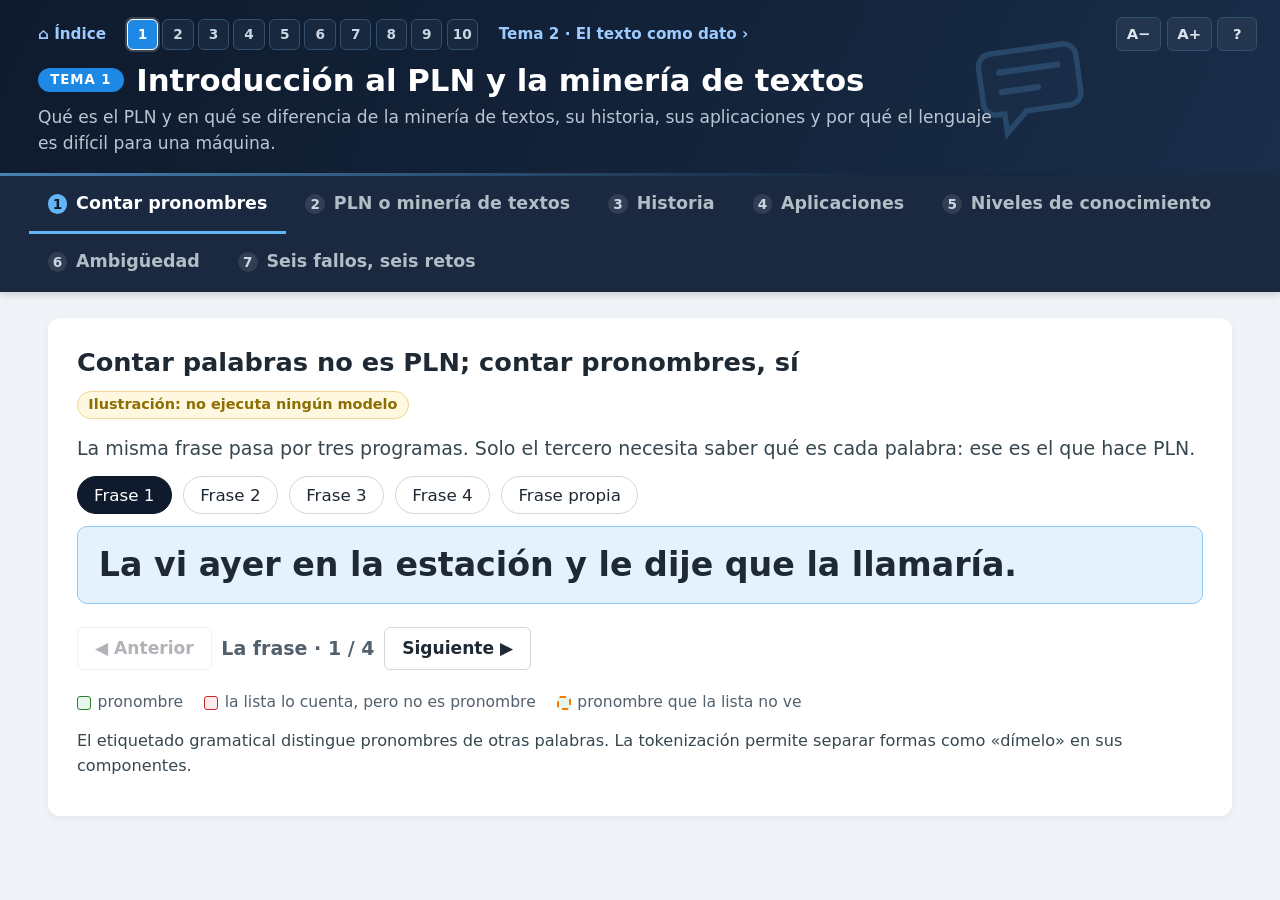
<file: 01_introduccion.html>
<!DOCTYPE html>
<html lang="es-ES">
<head>
<meta charset="UTF-8">
<meta name="viewport" content="width=device-width, initial-scale=1.0">
<title>Tema 1 · Introducción al PLN y la minería de textos — Procesamiento del Lenguaje Natural</title>
<style>
  :root {
    --ink: #1F2933; --ink2: #52606D; --muted: #9AA5B1; --line: #E4E7EB; --soft: #F5F7FA;
    --dark: #0F1B2D; --unir: #219BC3;
    --texto: #1E88E5; --estad: #00897B; --neuronal: #8E24AA; --aplic: #F57C00; --gris: #9AA5B1;
    --texto-l: #E3F2FD; --estad-l: #E0F2F1; --neuronal-l: #F3E5F5; --aplic-l: #FFF3E0;
    --ok: #2E7D32; --ok-l: #E8F5E9; --bad: #C62828; --bad-l: #FFEBEE; --warn: #8D6E00; --warn-l: #FFF8E1;
  }
  * { box-sizing: border-box; margin: 0; padding: 0; }
  body { font-family: system-ui, -apple-system, "Segoe UI", Roboto, Arial, sans-serif; background: #F0F4F8; color: var(--ink); line-height: 1.5; }
  a { color: #1565C0; }
  .header { background: var(--dark); color: #fff; padding: 1.4rem 2rem 1.1rem; }
  .header h1 { font-size: 1.55rem; margin-bottom: .2rem; }
  .header p { color: #B0BEC5; font-size: .9rem; }
  .header a { color: #8AB4F8; }
  .tabs { display: flex; flex-wrap: wrap; background: #1A2940; padding: 0 1.5rem; }
  .tab { background: none; border: none; border-bottom: 3px solid transparent; color: #B0BEC5; padding: .75rem 1rem; font: inherit; font-weight: 600; font-size: .92rem; cursor: pointer; }
  .tab:hover, .tab:focus-visible { color: #fff; outline: none; }
  .tab[aria-selected="true"] { color: #fff; border-bottom-color: var(--unir); }
  .content { max-width: 1100px; margin: 1.4rem auto 3rem; padding: 0 1.2rem; }
  .panel { display: none; }
  .panel.active { display: block; }
  .card { background: #fff; border-radius: 12px; padding: 1.3rem 1.5rem; margin-bottom: 1.2rem; box-shadow: 0 2px 8px rgba(0,0,0,.06); }
  .card h2 { font-size: 1.35rem; margin-bottom: .5rem; }
  .card h3 { font-size: 1.08rem; margin: .8rem 0 .4rem; }
  .card p { color: #37474F; margin-bottom: .7rem; }
  .meta { display: flex; flex-wrap: wrap; gap: .5rem; margin-bottom: .8rem; align-items: center; }
  .tag { display: inline-block; font-size: .76rem; font-weight: 700; padding: .12rem .55rem; border-radius: 999px; background: var(--soft); color: var(--ink2); border: 1px solid var(--line); }
  .tag.illus { background: var(--warn-l); color: var(--warn); border-color: #F0D78C; }
  .info { background: var(--texto-l); border-left: 4px solid var(--texto); padding: .7rem 1rem; border-radius: 0 8px 8px 0; margin: .8rem 0; color: #0D47A1; }
  .warnbox { background: var(--warn-l); border-left: 4px solid var(--warn); padding: .7rem 1rem; border-radius: 0 8px 8px 0; margin: .8rem 0; color: #5D4600; }
  .btn { font: inherit; font-weight: 600; font-size: .88rem; padding: .45rem 1rem; border-radius: 6px; border: 1px solid transparent; cursor: pointer; }
  .btn-gray { background: #ECEFF1; color: #37474F; border-color: #CFD8DC; }
  .btn-gray:hover { background: #CFD8DC; }
  button:focus-visible, select:focus-visible, textarea:focus-visible { outline: 3px solid #90CAF9; outline-offset: 2px; }
  .row { display: flex; flex-wrap: wrap; gap: .6rem; align-items: center; margin: .6rem 0; }
  textarea { font: inherit; padding: .45rem .6rem; border: 1px solid #CFD8DC; border-radius: 6px; background: #fff; color: var(--ink); width: 100%; min-height: 3.2rem; resize: vertical; }
  .small { font-size: .85rem; color: var(--ink2); }
  .chip { font: inherit; font-size: .88rem; padding: .3rem .85rem; border-radius: 999px; border: 1px solid #CFD8DC; background: #fff; cursor: pointer; display: inline-flex; align-items: center; gap: .4rem; color: var(--ink); }
  .chip[aria-pressed="true"] { background: var(--dark); color: #fff; border-color: var(--dark); }
  .dot { width: 11px; height: 11px; border-radius: 50%; display: inline-block; }
  .grid2 { display: grid; grid-template-columns: repeat(auto-fit, minmax(320px, 1fr)); gap: 1rem; }
  footer { max-width: 1100px; margin: 0 auto 2rem; padding: 0 1.2rem; font-size: .8rem; color: var(--ink2); }

  /* 1 · pronombres */
  .frase-grande { font-size: 1.75rem; font-weight: 700; margin: .4rem 0 .6rem; padding: .7rem 1.1rem; background: var(--texto-l); border: 1px solid #90CAF9; border-radius: 10px; }
  .prow { display: grid; grid-template-columns: 14rem minmax(0, 1fr) 8.5rem; gap: 1rem; align-items: center; padding: .8rem 0; border-top: 1px solid var(--line); }
  .prow[hidden] { display: none; }
  .plabel b { display: block; font-size: 1.05rem; }
  .plabel span { font-size: .82rem; color: var(--ink2); }
  .pcount { text-align: right; }
  .pcount .n { font-size: 2.6rem; font-weight: 800; line-height: 1; }
  .pcount .u { display: block; font-size: .82rem; color: var(--ink2); }
  .tokens { display: flex; flex-wrap: wrap; gap: .45rem; }
  .tok { padding: .25rem .6rem; border-radius: 6px; border: 1px solid var(--line); background: #fff; font-size: 1.25rem; line-height: 1.25; }
  .tok .lab { display: block; font-size: .68rem; color: var(--ink2); line-height: 1.15; }
  .tok.raw { background: #ECEFF1; font-family: Menlo, Consolas, monospace; font-size: 1.05rem; }
  .tok.tp { background: var(--ok-l); border-color: var(--ok); }
  .tok.fp { background: var(--bad-l); border-color: var(--bad); text-decoration: line-through; text-decoration-color: var(--bad); }
  .tok.fn { background: var(--ok-l); border: 2px dashed var(--aplic); }
  .tok.cand { background: var(--aplic-l); border-color: var(--aplic); }
  .msg { margin-top: .8rem; padding: .7rem 1rem; border-radius: 8px; background: var(--soft); border: 1px solid var(--line); font-size: 1.02rem; }
  .legend { display: flex; flex-wrap: wrap; gap: 1.1rem; font-size: .82rem; color: var(--ink2); margin-top: .5rem; }
  .legend span { display: inline-flex; align-items: center; gap: .35rem; }
  .sw { width: 14px; height: 14px; border-radius: 3px; display: inline-block; border: 1px solid; }

  /* 2 · Venn */
  .venn-wrap { display: grid; grid-template-columns: minmax(0, 1.65fr) minmax(0, 1fr); gap: 1.4rem; align-items: start; }
  .venn-wrap svg { width: 100%; height: auto; display: block; }
  .caso { cursor: pointer; }
  .caso .lb { transition: opacity .3s; }
  .caso:hover circle, .caso.sel circle { stroke: var(--aplic); stroke-width: 4; }
  .detalle { border: 1px solid var(--line); border-radius: 12px; padding: 1.1rem 1.2rem; background: var(--soft); min-height: 12rem; }
  .detalle .q { font-size: 1.25rem; font-weight: 700; margin-bottom: .6rem; }
  .detalle .r { display: inline-block; font-weight: 800; padding: .15rem .7rem; border-radius: 999px; color: #fff; margin-bottom: .5rem; }
  .detalle .e { font-size: 1.05rem; color: #37474F; }
  .compar { display: grid; grid-template-columns: 1fr 1fr; gap: 1rem; margin-top: 1rem; }
  .compar > div { border-radius: 10px; padding: .9rem 1.1rem; border-top: 5px solid; background: var(--soft); }
  .compar h3 { margin: 0 0 .4rem; }
  .compar dl { display: grid; grid-template-columns: 7.5rem 1fr; gap: .25rem .6rem; font-size: .95rem; }
  .compar dt { font-weight: 700; color: var(--ink2); }

  /* 3 · historia */
  .hist svg { width: 100%; height: auto; display: block; }
  .hito { cursor: pointer; }
  .hito-det { display: grid; grid-template-columns: 9rem minmax(0, 1fr); gap: 1.2rem; align-items: start; border-left: 8px solid var(--gris); background: var(--soft); border-radius: 0 12px 12px 0; padding: 1rem 1.2rem; margin-top: .4rem; }
  .hito-det .yr { font-size: 2.8rem; font-weight: 800; line-height: 1; }
  .hito-det .tt { font-size: 1.45rem; font-weight: 800; margin-bottom: .3rem; }
  .hito-det .ds { font-size: 1.1rem; color: #37474F; }
  .hito-det .src { font-size: .85rem; color: var(--ink2); font-style: italic; margin-top: .4rem; }

  /* 4 · aplicaciones */
  .apps-nav { display: flex; flex-wrap: wrap; gap: .45rem; margin-bottom: .8rem; }
  .escena { display: grid; grid-template-columns: minmax(0, 1fr) 13rem minmax(0, 1fr); gap: 1rem; align-items: stretch; margin-top: .4rem; }
  .escena > div { border-radius: 12px; padding: 1rem 1.1rem; }
  .esc-in { background: var(--texto-l); border: 1px solid #90CAF9; }
  .esc-sis { background: var(--dark); color: #fff; display: flex; flex-direction: column; justify-content: center; position: relative; }
  .esc-sis::before, .esc-sis::after { content: "▶"; position: absolute; top: 50%; transform: translateY(-50%); color: var(--muted); font-size: 1.3rem; }
  .esc-sis::before { left: -1.05rem; } .esc-sis::after { right: -1.05rem; }
  .esc-sis b { font-size: 1.05rem; margin-bottom: .4rem; }
  .esc-sis ul { list-style: none; font-size: .82rem; color: #CFD8DC; }
  .esc-sis li::before { content: "· "; }
  .esc-out { background: var(--ok-l); border: 1px solid #A5D6A7; }
  .esc-lbl { font-size: .75rem; font-weight: 800; text-transform: uppercase; letter-spacing: .04em; color: var(--ink2); margin-bottom: .35rem; }
  .burb { background: #fff; border-radius: 10px; padding: .55rem .8rem; margin: .35rem 0; font-size: 1.12rem; border: 1px solid var(--line); }
  .burb.u { margin-right: 2.5rem; } .burb.a { margin-left: 2.5rem; background: #EDE7F6; }
  .burb mark { background: #FFE082; border-radius: 3px; padding: 0 .1rem; }
  .etq { display: inline-block; font-weight: 800; font-size: .85rem; padding: .05rem .55rem; border-radius: 999px; color: #fff; margin-left: .4rem; }
  .barra { display: flex; height: 1.9rem; border-radius: 6px; overflow: hidden; margin: .5rem 0; font-size: .85rem; font-weight: 700; color: #fff; }
  .barra span { display: flex; align-items: center; justify-content: center; }
  .tema-chip { display: inline-block; font-weight: 800; padding: .2rem .8rem; border-radius: 999px; background: var(--dark); color: #fff; }

  /* 5 · niveles */
  .utter { font-size: 1.6rem; font-weight: 600; background: var(--texto-l); border: 1px solid #90CAF9; border-radius: 10px; padding: .8rem 1.1rem; }
  .utter mark { background: #FFE082; border-radius: 4px; padding: 0 .15rem; }
  .levels { display: grid; grid-template-columns: repeat(6, minmax(0, 1fr)); gap: .5rem; margin: .8rem 0; }
  .lvl { font: inherit; text-align: left; padding: .55rem .7rem; border-radius: 8px; border: 1px solid var(--line); background: #fff; cursor: pointer; border-top-width: 6px; }
  .lvl[aria-pressed="true"] { background: var(--soft); box-shadow: inset 0 0 0 2px var(--ink2); }
  .lvl b { display: block; font-size: .95rem; }
  .lvl span { font-size: .78rem; color: var(--ink2); }
  .lvl-msg { font-size: 1.15rem; padding: .8rem 1rem; border-radius: 8px; background: var(--soft); border: 1px solid var(--line); min-height: 4.2rem; }
  .tablero { display: grid; grid-template-columns: repeat(6, minmax(0, 1fr)); gap: .6rem; margin-top: .6rem; }
  .col { background: var(--soft); border-radius: 10px; padding: .5rem; min-height: 12rem; border-top: 6px solid; }
  .col h3 { margin: .1rem 0 .5rem; font-size: .95rem; }
  .fallo { font: inherit; text-align: left; width: 100%; display: block; background: #fff; border: 1px solid var(--line); border-radius: 8px; padding: .5rem .6rem; margin-bottom: .45rem; font-size: .9rem; cursor: pointer; }
  .fallo:hover, .fallo.sel { border-color: var(--aplic); box-shadow: 0 0 0 2px var(--aplic-l); }
  .fallo .tambien { display: block; font-size: .72rem; color: var(--ink2); margin-top: .2rem; }
  .bandeja { display: flex; flex-wrap: wrap; gap: .5rem; padding: .6rem; border: 2px dashed #F0D78C; border-radius: 10px; background: var(--warn-l); margin-top: .6rem; }
  .bandeja[hidden] { display: none; }
  .bandeja .fallo { width: auto; max-width: 22rem; margin: 0; }

  /* 6 · ambigüedad */
  .amb-frase { font-size: 2rem; font-weight: 800; text-align: center; margin: .6rem 0 .3rem; }
  .amb-tipo { text-align: center; margin-bottom: .8rem; }
  .amb-tipo span { display: inline-block; font-weight: 800; color: #fff; padding: .2rem .9rem; border-radius: 999px; }
  .lecturas { display: grid; grid-template-columns: 1fr 1fr; gap: 1.2rem; }
  .lectura { border: 2px solid var(--line); border-radius: 12px; padding: 1rem 1.1rem; background: #fff; }
  .lectura h3 { margin: 0 0 .7rem; font-size: 1.2rem; }
  .lectura h3 .l { display: inline-block; width: 1.8rem; height: 1.8rem; border-radius: 50%; color: #fff; text-align: center; line-height: 1.8rem; margin-right: .4rem; font-size: 1rem; }
  .arcos { position: relative; padding-top: 4.2rem; text-align: center; }
  .arcos .w { display: inline-block; font-size: 1.45rem; font-weight: 600; margin: 0 .22rem; padding: .05rem .2rem; border-radius: 5px; }
  .arcos .w.g { background: var(--aplic-l); }
  .arcos .w.d { background: #FFE082; }
  .arcos svg { position: absolute; left: 0; top: 0; overflow: visible; pointer-events: none; }
  .ctx { font-size: 1.2rem; }
  .ctx mark { background: #FFE082; border-radius: 4px; padding: 0 .15rem; }
  .alumnos { display: flex; gap: .45rem; justify-content: center; margin: .6rem 0; flex-wrap: wrap; }
  .alumnos span { width: 2.3rem; height: 2.3rem; border-radius: 50%; display: inline-flex; align-items: center; justify-content: center; color: #fff; font-weight: 800; font-size: 1.1rem; }
  .pol { display: inline-block; font-size: 1.3rem; font-weight: 700; padding: .2rem .55rem; border-radius: 6px; margin: .15rem; }
  .pol sup { font-size: .8rem; }
  .resuelve { margin-top: 1rem; font-size: 1.1rem; }
  .oculta-lect { text-align: center; padding: 2.2rem 0; border: 2px dashed #F0D78C; border-radius: 12px; background: var(--warn-l); }

  /* 7 · retos */
  table.matriz { border-collapse: collapse; width: 100%; font-size: .92rem; table-layout: fixed; }
  .matriz th, .matriz td { border-bottom: 1px solid var(--line); padding: .45rem .4rem; vertical-align: middle; }
  .matriz thead th { background: var(--dark); color: #fff; font-weight: 700; font-size: .74rem; text-align: center; padding: .4rem .2rem; hyphens: auto; }
  .matriz thead tr.grupo th { font-size: .85rem; }
  .matriz td.m { text-align: center; }
  .matriz tbody tr { cursor: pointer; }
  .matriz tbody tr:hover, .matriz tbody tr.sel { background: #FFFBEA; }
  .matriz .num { width: 2rem; height: 2rem; border-radius: 50%; color: #fff; display: inline-flex; align-items: center; justify-content: center; font-weight: 800; }
  .matriz .caso-t b { display: block; }
  .matriz .caso-t .io { font-size: .88rem; color: #37474F; }
  .marca { display: inline-block; width: 1.5rem; height: 1.5rem; border-radius: 50%; }
  .marca.p { background: var(--aplic); }
  .marca.a { border: 3px solid var(--aplic); }
  .niv-chip { display: inline-block; font-size: .75rem; font-weight: 700; padding: .05rem .45rem; border-radius: 999px; background: var(--soft); border: 1px solid var(--line); margin: .1rem; }
  .ver-sol { font: inherit; font-size: .78rem; font-weight: 700; padding: .2rem .55rem; border-radius: 6px; border: 1px dashed var(--warn); background: var(--warn-l); color: var(--warn); cursor: pointer; }
  .reto-det { margin-top: 1rem; border-left: 6px solid var(--aplic); background: var(--soft); border-radius: 0 10px 10px 0; padding: .9rem 1.1rem; font-size: 1.05rem; }
  @media (max-width: 720px) { .hito-det { grid-template-columns: 1fr; } }
  @media (max-width: 900px) { .venn-wrap, .escena, .lecturas, .compar { grid-template-columns: 1fr; } .levels, .tablero { grid-template-columns: repeat(3, minmax(0, 1fr)); } .prow { grid-template-columns: 1fr; } }
</style>
<link rel="icon" href="comun/icono.svg" type="image/svg+xml">
<link rel="stylesheet" href="comun/clase.css">
</head>
<body class="bloque-texto">

<header class="header">
  <nav class="migas" aria-label="Navegación entre temas"><a class="inicio" href="index.html">⌂ Índice</a><span class="chips"><a href="01_introduccion.html" style="--c:#1E88E5" title="Tema 1 · Introducción" aria-current="page">1</a><a href="02_texto_como_dato.html" style="--c:#1E88E5" title="Tema 2 · El texto como dato">2</a><a href="03_extraccion_informacion.html" style="--c:#1E88E5" title="Tema 3 · Extracción de información">3</a><a href="04_modelado_lenguaje.html" style="--c:#00897B" title="Tema 4 · Modelado del lenguaje">4</a><a href="05_modelado_neuronal.html" style="--c:#8E24AA" title="Tema 5 · Modelado neuronal (I)">5</a><a href="06_topicos.html" style="--c:#00897B" title="Tema 6 · Tópicos">6</a><a href="07_sentimientos.html" style="--c:#E65100" title="Tema 7 · Sentimientos">7</a><a href="08_modelado_neuronal_ii.html" style="--c:#8E24AA" title="Tema 8 · Modelado neuronal (II)">8</a><a href="09_aplicaciones.html" style="--c:#E65100" title="Tema 9 · Aplicaciones">9</a><a href="10_visualizacion.html" style="--c:#E65100" title="Tema 10 · Visualización">10</a></span><a class="sig" href="02_texto_como_dato.html">Tema 2 · El texto como dato ›</a></nav>
  <h1><span class="num-tema">TEMA 1</span>Introducción al PLN y la minería de textos</h1>
  <p>Qué es el PLN y en qué se diferencia de la minería de textos, su historia, sus aplicaciones y por qué el lenguaje es difícil para una máquina.</p>
  <div class="header-glifo"><svg viewBox="0 0 48 48" aria-hidden="true" focusable="false"><path d="M9 8h30a5 5 0 0 1 5 5v15a5 5 0 0 1-5 5H21l-9 8v-8H9a5 5 0 0 1-5-5V13a5 5 0 0 1 5-5z" fill="currentColor" fill-opacity=".14" stroke="currentColor" stroke-width="2.2"/><path d="M12 16h24M12 24h15" fill="none" stroke="currentColor" stroke-width="2.5" stroke-linecap="round" stroke-linejoin="round"/></svg></div>
</header>

<div class="tabs" role="tablist" aria-label="Secciones de la demo">
  <button class="tab" role="tab" id="t-pron" aria-controls="p-pron" aria-selected="true"><span class="tab-n">1</span> Contar pronombres</button>
  <button class="tab" role="tab" id="t-mineria" aria-controls="p-mineria" aria-selected="false" tabindex="-1"><span class="tab-n">2</span> PLN o minería de textos</button>
  <button class="tab" role="tab" id="t-hist" aria-controls="p-hist" aria-selected="false" tabindex="-1"><span class="tab-n">3</span> Historia</button>
  <button class="tab" role="tab" id="t-apl" aria-controls="p-apl" aria-selected="false" tabindex="-1"><span class="tab-n">4</span> Aplicaciones</button>
  <button class="tab" role="tab" id="t-niv" aria-controls="p-niv" aria-selected="false" tabindex="-1"><span class="tab-n">5</span> Niveles de conocimiento</button>
  <button class="tab" role="tab" id="t-amb" aria-controls="p-amb" aria-selected="false" tabindex="-1"><span class="tab-n">6</span> Ambigüedad</button>
  <button class="tab" role="tab" id="t-retos" aria-controls="p-retos" aria-selected="false" tabindex="-1"><span class="tab-n">7</span> Seis fallos, seis retos</button>
</div>

<div class="content">

<!-- ================= 1. Contar pronombres ================= -->
<section class="panel active" id="p-pron" role="tabpanel" aria-labelledby="t-pron">
  <div class="card">
    <h2>Contar palabras no es PLN; contar pronombres, sí</h2>
    <div class="meta"><span class="tag illus">Ilustración: no ejecuta ningún modelo</span></div>
    <p>La misma frase pasa por tres programas. Solo el tercero necesita saber qué es cada palabra: ese es el que hace PLN.</p>
    <div class="row" id="pronChips" aria-label="Elegir frase"></div>
    <textarea id="pronText" aria-label="Frase propia" hidden></textarea>
    <div class="frase-grande" id="pronFrase"></div>
    <div id="pronPasos"></div>
    <div class="prow" id="rowA" hidden>
      <div class="plabel"><b>Programa A · procesar datos</b><span>Separa por espacios, como <code>wc</code></span></div>
      <div class="tokens" id="toksA"></div>
      <div class="pcount" id="cntA"></div>
    </div>
    <div class="prow" id="rowB" hidden>
      <div class="plabel"><b>Programa B · lista de pronombres</b><span>Marca toda palabra que esté en una lista (la, le, lo, me, se, sí, él…)</span></div>
      <div class="tokens" id="toksB"></div>
      <div class="pcount" id="cntB"></div>
    </div>
    <div class="prow" id="rowC" hidden>
      <div class="plabel"><b>Programa C · con conocimiento</b><span>Usa la categoría gramatical de cada palabra (aquí, anotada a mano)</span></div>
      <div class="tokens" id="toksC"></div>
      <div class="pcount" id="cntC"></div>
    </div>
    <div class="legend" id="pronLegend" hidden>
      <span><i class="sw" style="background:var(--ok-l);border-color:var(--ok)"></i>pronombre</span>
      <span><i class="sw" style="background:var(--bad-l);border-color:var(--bad)"></i>la lista lo cuenta, pero no es pronombre</span>
      <span><i class="sw" style="background:var(--ok-l);border:2px dashed var(--aplic)"></i>pronombre que la lista no ve</span>
    </div>
    <div class="msg" id="pronMsg" hidden></div>
    <p class="small" style="margin-top:.8rem">El etiquetado gramatical distingue pronombres de otras palabras. La tokenización permite separar formas como «dímelo» en sus componentes.</p>
  </div>
</section>

<!-- ================= 2. PLN o minería de textos ================= -->
<section class="panel" id="p-mineria" role="tabpanel" aria-labelledby="t-mineria" hidden>
  <div class="card">
    <h2>¿PLN, minería de textos o las dos cosas?</h2>
    <div class="meta"><span class="tag illus">Casos ilustrativos</span></div>
    <p>Cada caso está colocado según su <b>objetivo principal</b>: comprender o generar lenguaje (PLN) o sacar conocimiento de muchos textos (minería de textos). Pulsa un caso para ver por qué está ahí.</p>
    <div class="row" id="vennCtrl"></div>
    <div class="venn-wrap">
      <svg id="venn" viewBox="0 0 800 655" role="img" aria-label="Diagrama de Venn con ocho casos entre PLN y minería de textos"></svg>
      <div class="detalle" id="vennDet" aria-live="polite"></div>
    </div>
    <div class="compar">
      <div style="border-top-color:var(--texto)"><h3>Procesamiento del lenguaje natural</h3><dl>
        <dt>Objetivo</dt><dd>Que una máquina comprenda y genere lenguaje humano.</dd>
        <dt>Ejemplos</dt><dd>Chatbots, asistentes de voz, traducción automática.</dd></dl></div>
      <div style="border-top-color:var(--estad)"><h3>Minería de textos</h3><dl>
        <dt>Objetivo</dt><dd>Extraer conocimiento accionable de grandes colecciones de texto no estructurado.</dd>
        <dt>Casos de uso</dt><dd>Decisiones basadas en datos; sentimiento y opiniones de clientes.</dd>
        <dt>Mecanismos</dt><dd>Análisis semántico, clasificación de documentos, resúmenes, detección de temas.</dd></dl></div>
    </div>
    <p class="small" style="margin-top:.6rem">La minería de textos usa técnicas de PLN junto con las de la minería de datos (Türegün, 2019); por eso hay casos en la intersección.</p>
  </div>
</section>

<!-- ================= 3. Historia ================= -->
<section class="panel" id="p-hist" role="tabpanel" aria-labelledby="t-hist" hidden>
  <div class="card hist">
    <h2>Historia del PLN: del autómata a los LLM</h2>
        <p>Cada carril es un enfoque. Se ve el péndulo: reglas y lógica al principio, estadística desde los ochenta, redes neuronales desde 2013. Avanza hito a hito con las flechas (la escala de tiempo se amplía desde 1990, donde hay más hitos).</p>
    <div class="row" id="histFilters" aria-label="Enfoques visibles"></div>
    <svg id="histSvg" viewBox="0 0 1200 300" role="img" aria-label="Línea de tiempo de los hitos del PLN por enfoque"></svg>
    <div id="histPasos"></div>
    <div class="hito-det" id="histDet" aria-live="polite"></div>
  </div>
</section>

<!-- ================= 4. Aplicaciones ================= -->
<section class="panel" id="p-apl" role="tabpanel" aria-labelledby="t-apl" hidden>
  <div class="card">
    <h2>Dónde está el PLN: una aplicación, un ejemplo</h2>
    <div class="meta"><span class="tag illus">Ejemplos ficticios; no son salidas de un producto concreto</span></div>
    <div class="apps-nav" id="appsNav"></div>
    <div id="appsPasos"></div>
    <div class="escena" id="appEscena"></div>
  </div>
</section>

<!-- ================= 5. Niveles de conocimiento ================= -->
<section class="panel" id="p-niv" role="tabpanel" aria-labelledby="t-niv" hidden>
  <div class="card">
    <h2>Una frase, seis niveles de conocimiento</h2>
    <div class="meta"><span class="tag illus">Ilustración construida a mano</span></div>
    <p>Lo que una persona dice a su asistente de voz. Cada nivel resuelve una parte distinta de la frase.</p>
    <p class="utter" id="utter"></p>
    <div class="levels" id="levels"></div>
    <div id="nivPasos"></div>
    <div class="lvl-msg" id="levelMsg" aria-live="polite"></div>
  </div>
  <div class="card">
    <h2>Cada fallo, en el nivel que falla</h2>
    <div class="meta"><span class="tag illus">Errores ilustrativos</span></div>
    <div class="row" id="tableroCtrl"></div>
    <div class="bandeja" id="bandeja" hidden></div>
    <div class="tablero" id="tablero"></div>
    <div class="lvl-msg" id="falloMsg" style="margin-top:.8rem" aria-live="polite">Pulsa un fallo para ver la explicación.</div>
  </div>
</section>

<!-- ================= 6. Ambigüedad ================= -->
<section class="panel" id="p-amb" role="tabpanel" aria-labelledby="t-amb" hidden>
  <div class="card">
    <h2>La ambigüedad aparece en todos los niveles</h2>
    <div class="meta"><span class="tag illus">Ejemplos construidos a mano</span></div>
    <div class="row" id="ambNav"></div>
    <div class="row"><span id="ambPasos"></span><span id="ambCtrl"></span></div>
    <div class="amb-frase" id="ambFrase"></div>
    <div class="amb-tipo" id="ambTipo"></div>
    <div id="ambLect"></div>
    <div class="resuelve" id="ambRes"></div>
  </div>
</section>

<!-- ================= 7. Retos ================= -->
<section class="panel" id="p-retos" role="tabpanel" aria-labelledby="t-retos" hidden>
  <div class="card">
    <h2>Seis fallos y el reto que hay detrás</h2>
    <div class="meta"><span class="tag illus">Casos ilustrativos, no salidas de un producto concreto</span></div>
    <p><span class="marca p" style="vertical-align:middle"></span> reto principal &nbsp; <span class="marca a" style="vertical-align:middle"></span> también defendible. Muchos retos actuales son retos clásicos del lenguaje a mayor escala. Pulsa una fila para ver la explicación.</p>
    <div class="row" id="retosCtrl"></div>
    <div style="overflow-x:auto"><table class="matriz" id="matriz"></table></div>
    <div class="reto-det" id="retoDet" aria-live="polite"></div>
  </div>
</section>

</div>


<script src="comun/clase.js"></script>
<script>
"use strict";
const $ = (s, r = document) => r.querySelector(s);
const esc = Clase.esc;
function el(tag, attrs = {}, ...kids) {
  const e = document.createElement(tag);
  for (const [k, v] of Object.entries(attrs)) {
    if (k === 'class') e.className = v;
    else if (k === 'html') e.innerHTML = v;
    else if (k.startsWith('on')) e.addEventListener(k.slice(2), v);
    else e.setAttribute(k, v);
  }
  kids.flat().forEach(k => e.append(k instanceof Node ? k : document.createTextNode(k)));
  return e;
}

// ---------------------------------------------------------------- pestañas
const tabs = [...document.querySelectorAll('.tab')];
const alMostrar = {};
function selectTab(tab) {
  tabs.forEach(t => {
    const on = t === tab;
    t.setAttribute('aria-selected', on);
    t.tabIndex = on ? 0 : -1;
    const p = document.getElementById(t.getAttribute('aria-controls'));
    p.hidden = !on; p.classList.toggle('active', on);
  });
  const f = alMostrar[tab.getAttribute('aria-controls')];
  if (f) requestAnimationFrame(f);
}
tabs.forEach((t, i) => {
  t.addEventListener('click', () => selectTab(t));
  t.addEventListener('keydown', e => {
    if (e.key === 'ArrowRight' || e.key === 'ArrowLeft') {
      const n = tabs[(i + (e.key === 'ArrowRight' ? 1 : tabs.length - 1)) % tabs.length];
      selectTab(n); n.focus();
    }
  });
});

// ---------------------------------------------------------------- 1. pronombres
const PRON_LIST = new Set(['yo','tú','él','ella','ello','nosotros','nosotras','vosotros','vosotras','ellos','ellas','usted','ustedes',
  'me','te','se','nos','os','lo','la','le','los','las','les','mí','ti','sí','conmigo','contigo','consigo']);
// Anotación manual: índice de palabra -> [nº de pronombres que contiene, etiqueta]
const PRON_EX = [
  {t: 'La vi ayer en la estación y le dije que la llamaría.',
   g: {0: [1, 'pronombre'], 1: [0, 'verbo'], 2: [0, 'adverbio'], 3: [0, 'preposición'], 4: [0, 'artículo'], 5: [0, 'nombre'], 6: [0, 'conjunción'], 7: [1, 'pronombre'], 8: [0, 'verbo'], 9: [0, 'conjunción'], 10: [1, 'pronombre'], 11: [0, 'verbo']},
   m: 'La lista cuenta 4 porque incluye el artículo de «la estación». Hay 3 pronombres.'},
  {t: 'El libro que me prestaste lo dejé en la mesa.',
   g: {0: [0, 'artículo'], 1: [0, 'nombre'], 2: [1, 'pron. relativo'], 3: [1, 'pronombre'], 4: [0, 'verbo'], 5: [1, 'pronombre'], 6: [0, 'verbo'], 7: [0, 'preposición'], 8: [0, 'artículo'], 9: [0, 'nombre']},
   m: 'Mismo número (3), pero no son los mismos: la lista cuenta un artículo y no ve el relativo «que». Acertar el total no basta.'},
  {t: 'Los vimos cuando los niños salían, y se lo contamos a ellas.',
   g: {0: [1, 'pronombre'], 1: [0, 'verbo'], 2: [0, 'conjunción'], 3: [0, 'artículo'], 4: [0, 'nombre'], 5: [0, 'verbo'], 6: [0, 'conjunción'], 7: [1, 'pron. («les»)'], 8: [1, 'pronombre'], 9: [0, 'verbo'], 10: [0, 'preposición'], 11: [1, 'pron. tónico']},
   m: 'La lista cuenta 5; hay 4. «los niños» lleva artículo, no pronombre.'},
  {t: 'Si quieres, dímelo; sí, ya sé que te lo debo.',
   g: {0: [0, 'conjunción'], 1: [0, 'verbo'], 2: [2, 'verbo + me + lo'], 3: [0, 'adverbio'], 4: [0, 'adverbio'], 5: [0, 'verbo saber'], 6: [0, 'conjunción'], 7: [1, 'pronombre'], 8: [1, 'pronombre'], 9: [0, 'verbo']},
   m: 'La lista cuenta 3 y se equivoca dos veces: «sí» es aquí un adverbio y no ve los dos pronombres pegados a «dímelo». Hay 4.'},
];
let pronSel = 0;
const pronText = $('#pronText');
const pronChips = $('#pronChips');
PRON_EX.forEach((ex, i) => pronChips.append(el('button', {class: 'chip', type: 'button', 'aria-pressed': String(i === 0), onclick: () => elegirFrase(i)}, 'Frase ' + (i + 1))));
pronChips.append(el('button', {class: 'chip', type: 'button', 'aria-pressed': 'false', onclick: () => elegirFrase('propia')}, 'Frase propia'));
function frasePron() { return pronSel === 'propia' ? pronText.value : PRON_EX[pronSel].t; }
function elegirFrase(i) {
  pronSel = i;
  [...pronChips.children].forEach((c, k) => c.setAttribute('aria-pressed', String(k === (i === 'propia' ? PRON_EX.length : i))));
  pronText.hidden = i !== 'propia';
  if (i === 'propia') { pronText.value = pronText.value || 'Se lo dije a ella, pero no me creyó.'; pronText.focus(); }
  pasosPron.ir(0);
}
pronText.addEventListener('input', () => pasosPron.ir(pasosPron.k));
function cuenta(n, u) { return `<span class="n">${n}</span><span class="u">${u}</span>`; }
function pintarPron(k) {
  const text = frasePron();
  const ex = pronSel === 'propia' ? null : PRON_EX[pronSel];
  $('#pronFrase').textContent = text || '—';
  const words = text.match(/\p{L}+/gu) || [];
  const raw = text.trim() ? text.trim().split(/\s+/) : [];
  const hitsB = words.map(w => PRON_LIST.has(w.toLowerCase()));
  // A
  $('#toksA').innerHTML = raw.map(w => `<span class="tok raw">${esc(w)}</span>`).join('');
  $('#cntA').innerHTML = cuenta(raw.length, 'palabras · ' + new TextEncoder().encode(text).length + ' bytes');
  // B
  $('#toksB').innerHTML = words.map((w, i) => {
    let c = 'tok';
    if (hitsB[i]) c += ex ? ((ex.g[i] || [0])[0] > 0 ? ' tp' : ' fp') : ' cand';
    return `<span class="${c}">${esc(w)}</span>`;
  }).join('');
  $('#cntB').innerHTML = cuenta(hitsB.filter(Boolean).length, 'pronombres');
  // C
  if (ex) {
    let nC = 0;
    $('#toksC').innerHTML = words.map((w, i) => {
      const g = ex.g[i] || [0, ''];
      nC += g[0];
      const c = g[0] > 0 ? (hitsB[i] ? 'tok tp' : 'tok fn') : 'tok';
      return `<span class="${c}">${esc(w)}<span class="lab">${esc(g[1])}</span></span>`;
    }).join('');
    $('#cntC').innerHTML = cuenta(nC, 'pronombres');
    $('#pronMsg').textContent = ex.m;
  } else {
    $('#toksC').innerHTML = '<span class="small">Para una frase nueva haría falta un etiquetador gramatical (Tema 3). Comprueba las palabras naranjas de la fila B: artículos, el adverbio «sí» y pronombres pegados al verbo («dímelo») son las trampas habituales.</span>';
    $('#cntC').innerHTML = cuenta('?', 'pronombres');
    $('#pronMsg').textContent = 'En naranja, lo que la lista toma por pronombre.';
  }
  $('#rowA').hidden = k < 1; $('#rowB').hidden = k < 2; $('#rowC').hidden = k < 3;
  $('#pronLegend').hidden = k < 2 || !ex; $('#pronMsg').hidden = k < 3;
}
const pasosPron = Clase.pasos($('#pronPasos'), {total: 4, pintar: pintarPron, etiqueta: k => ['La frase', 'Programa A', 'Programa B', 'Programa C'][k]});

// ---------------------------------------------------------------- 2. Venn
const CASOS_VENN = [
  [1, 'Traductor', 'PLN', 95, 230, 'Un traductor convierte un correo del español al alemán.', 'Comprende un texto y genera otro en otra lengua: es PLN.'],
  [3, 'Asistente de voz', 'PLN', 95, 290, 'Un asistente de voz entiende «pon una alarma a las siete» y contesta.', 'Reconoce el habla, interpreta la intención y genera la respuesta: es PLN.'],
  [6, 'Corrector', 'PLN', 95, 350, 'Un corrector propone «a ver» en lugar de «haber» en «Vamos haber qué pasa».', 'Necesita conocimiento de la lengua para corregir una frase concreta: es PLN.'],
  [8, 'Chatbot', 'PLN', 95, 410, 'Un chatbot redacta la respuesta a la reclamación de un cliente.', 'Genera lenguaje dentro de un diálogo: es PLN.'],
  [5, 'Filtro de spam', 'Las dos', 400, 255, 'Un filtro decide si cada correo entrante es spam.', 'Es una aplicación clásica de PLN que se resuelve clasificando documentos, técnica central de la minería de textos. Por eso cae en la intersección.'],
  [7, 'Informes clínicos', 'Las dos', 400, 375, 'Un hospital extrae de 50.000 informes qué fármacos se mencionan con cada diagnóstico.', 'El objetivo es conocimiento sobre la colección (minería de textos), pero lo consigue con reconocimiento de entidades, una técnica de PLN.'],
  [2, 'Encuesta', 'Minería de textos', 575, 255, 'Un panel muestra los temas más repetidos en 20.000 respuestas abiertas de una encuesta.', 'Saca conocimiento de una colección (detección de temas, análisis de encuestas): es minería de textos.'],
  [4, 'Reseñas', 'Minería de textos', 575, 375, 'Una cadena detecta en sus reseñas que las quejas por retrasos han crecido este mes.', 'Busca patrones y tendencias accionables en muchos textos de clientes: es minería de textos.'],
];
const COL_R = {'PLN': 'var(--texto)', 'Minería de textos': 'var(--estad)', 'Las dos': 'var(--ink)'};
const venn = $('#venn');
venn.innerHTML = `
  <circle cx="300" cy="320" r="240" fill="#E3F2FD" fill-opacity=".75" stroke="#1E88E5" stroke-width="2"/>
  <circle cx="500" cy="320" r="240" fill="#E0F2F1" fill-opacity=".6" stroke="#00897B" stroke-width="2"/>
  <text x="200" y="40" text-anchor="middle" font-size="28" font-weight="800" fill="#0D47A1">PLN</text>
  <text x="200" y="66" text-anchor="middle" font-size="17" fill="#1565C0">comprender o generar lenguaje</text>
  <text x="600" y="40" text-anchor="middle" font-size="28" font-weight="800" fill="#00695C">Minería de textos</text>
  <text x="600" y="66" text-anchor="middle" font-size="17" fill="#00796B">extraer conocimiento de muchos textos</text>
  <text x="400" y="500" text-anchor="middle" font-size="16" fill="#37474F">las dos</text>
  <text x="400" y="640" text-anchor="middle" font-size="17" fill="#8D6E00" id="vennTray" opacity="0">¿Dónde va cada caso? Pulsa uno para llevarlo a su sitio</text>
  <g id="vennCasos"></g>`;
let vennOculto = false;
const vennG = $('#vennCasos');
CASOS_VENN.forEach((c, i) => {
  const [n, lab, , x, y] = c;
  const centro = x === 400;
  const g = Clase.svg('g', {class: 'caso anima', 'data-i': i, tabindex: '0', role: 'button', 'aria-label': 'Caso ' + n + ': ' + lab});
  g.innerHTML = `<circle r="17" fill="#1F2933" stroke="#fff" stroke-width="3"/><text text-anchor="middle" dy="6" font-size="17" font-weight="800" fill="#fff">${n}</text>` +
    `<text class="lb" ${centro ? 'x="0" y="40" text-anchor="middle"' : 'x="24" y="6"'} font-size="17" font-weight="600" fill="#1F2933">${esc(lab)}</text>`;
  g.style.transform = `translate(${x}px, ${y}px)`;
  const activar = () => {
    if (vennOculto && !g.dataset.colocado) { g.dataset.colocado = '1'; g.style.transform = `translate(${x}px, ${y}px)`; g.querySelector('.lb').style.opacity = 1; }
    detalleVenn(i);
  };
  g.addEventListener('click', activar);
  g.addEventListener('keydown', e => { if (e.key === 'Enter' || e.key === ' ') { e.preventDefault(); activar(); } });
  vennG.append(g);
});
function pendientesVenn() {
  const p = CASOS_VENN.filter((c, k) => !vennG.children[k].dataset.colocado).sort((a, b) => a[0] - b[0]);
  return p.length ? '<div class="small" style="margin-top:.9rem"><b>Por colocar:</b></div>' + p.map(c => `<div style="margin:.25rem 0"><b>${c[0]}.</b> ${esc(c[5])}</div>`).join('') : '';
}
function detalleVenn(i) {
  [...vennG.children].forEach(g => g.classList.toggle('sel', +g.dataset.i === i));
  if (i === undefined) { $('#vennDet').innerHTML = '<div class="q">¿Dónde va cada caso? Pulsa su número para llevarlo a su sitio.</div>' + pendientesVenn(); return; }
  const [n, , r, , , q, e] = CASOS_VENN[i];
  $('#vennDet').innerHTML = `<div class="q">${n}. ${esc(q)}</div><span class="r" style="background:${COL_R[r]}">${r}</span><div class="e">${esc(e)}</div>` + (vennOculto ? pendientesVenn() : '');
}
Clase.botonPregunta($('#vennCtrl'), oculto => {
  vennOculto = oculto;
  $('#vennTray').setAttribute('opacity', oculto ? 1 : 0);
  [...vennG.children].forEach((g, k) => {
    const c = CASOS_VENN[+g.dataset.i];
    delete g.dataset.colocado;
    g.style.transform = oculto ? `translate(${95 + k * 87}px, 600px)` : `translate(${c[3]}px, ${c[4]}px)`;
    g.querySelector('.lb').style.opacity = oculto ? 0 : 1;
  });
  detalleVenn(oculto ? undefined : 4);
});
detalleVenn(4);

// ---------------------------------------------------------------- 3. historia
const PARAD = {
  reglas: {n: 'Reglas y lógica', c: '#1E88E5'},
  estad: {n: 'Estadística y aprendizaje automático', c: '#00897B'},
  neuro: {n: 'Redes neuronales', c: '#8E24AA'},
  recursos: {n: 'Corpus, evaluación y uso', c: '#78909C'},
};
const ERAS = [
  [1936, 1956, 'Paradigmas fundacionales'], [1957, 1970, 'Simbólico y estocástico'], [1970, 1983, 'Cuatro paradigmas'],
  [1983, 1993, 'Vuelve el empirismo'], [1994, 1999, 'Unión de vertientes'], [2000, 2012, 'Auge del aprendizaje automático'],
  [2013, 2026, 'Redes profundas y modelos preentrenados (ampliación)'],
];
const HITOS = [
  [1936, 'reglas', 'T', 'Turing: «On computable numbers»', 'Base de la informática moderna y del concepto de autómata.', 'Turing (1936)'],
  [1943, 'neuro', 'T', 'McCulloch y Pitts: la neurona como unidad lógica', 'Modelo simplificado de neurona descrito con lógica proposicional.', 'McCulloch y Pitts (1943)'],
  [1948, 'estad', 'T', 'Shannon: teoría de la información', 'Cadenas de Markov aplicadas al lenguaje, entropía y canal ruidoso.', 'Shannon (1948)'],
  [1951, 'reglas', 'T', 'Kleene: autómatas finitos y expresiones regulares', 'Herramientas formales que seguiremos usando para buscar patrones en texto.', 'Kleene (1951)'],
  [1952, 'estad', 'T', 'Bell Labs reconoce dígitos hablados', 'Diez dígitos de un único hablante con un 97-99 % de precisión.', 'Davis et al. (1952)'],
  [1954, 'reglas', 'A', 'Experimento Georgetown-IBM', 'Traducción ruso-inglés con 49 frases preparadas, un léxico de 250 palabras y 6 reglas; la prensa habló de más de 60 frases.', 'Hutchins (2004), AMTA'],
  [1956, 'reglas', 'T', 'Chomsky: modelos para describir el lenguaje', 'Gramáticas de estados finitos y libres de contexto. Ese verano, la conferencia de Dartmouth bautiza la IA.', 'Chomsky (1956)'],
  [1964, 'recursos', 'T', 'Brown Corpus', 'Un millón de palabras (1.014.312) en 500 muestras de textos de 1961, recopilado en 1963-64.', 'Kucera y Francis (1967); manual del corpus'],
  [1966, 'reglas', 'A', 'ELIZA', 'Programa de conversación basado en patrones de palabras clave.', 'Weizenbaum (1966), CACM 9(1)'],
  [1966, 'recursos', 'A', 'Informe ALPAC', 'Evaluación muy crítica de la traducción automática que recortó su financiación en EE. UU.', 'ALPAC (1966), NAS-NRC'],
  [1972, 'reglas', 'T', 'SHRDLU', 'Órdenes en lenguaje natural sobre un mundo de bloques y una gramática extensa del inglés.', 'Winograd (1972)'],
  [1975, 'estad', 'T', 'Modelos ocultos de Markov en reconocimiento de voz', 'IBM (Jelinek y colaboradores), Carnegie Mellon y Bell Labs.', 'Tema 1, apartado 1.4', 'Años 70'],
  [1980, 'reglas', 'T', 'Gramáticas de cláusulas definidas (Prolog)', 'Expresar la gramática en un lenguaje de programación lógica.', 'Pereira y Warren (1980)'],
  [1983, 'estad', 'T', 'Vuelve el empirismo', 'Modelos probabilísticos y de estados finitos; métricas cuantitativas para evaluar.', 'Tema 1, apartado 1.4'],
  [1993, 'recursos', 'T', 'Penn Treebank', 'Corpus anotado sintácticamente que impulsa el aprendizaje supervisado.', 'Marcus et al. (1993)'],
  [1996, 'estad', 'T', 'Las probabilidades se vuelven estándar', 'Análisis, etiquetado y discurso incorporan probabilidades; la web dispara la necesidad de recuperar y extraer información.', 'Tema 1, apartado 1.4', '1994-1999'],
  [2000, 'estad', 'T', 'Aprendizaje supervisado en PLN', 'SVM, máxima entropía, regresión logística y modelos bayesianos.', 'Tema 1, apartado 1.4', 'Años 2000'],
  [2005, 'estad', 'T', 'Aprendizaje no supervisado (desde 2005)', 'Aplicaciones sin anotación: traducción, modelado de temas, etiquetado.', 'Tema 1, apartado 1.4'],
  [2006, 'neuro', 'T', 'Hinton, Osindero y Teh: redes profundas', 'Entrenamiento capa a capa que populariza el término deep learning. El término ya lo usaron Dechter (1986) y Aizenberg et al. (2000).', 'Hinton et al. (2006), Neural Computation 18(7)'],
  [2013, 'neuro', 'A', 'word2vec', 'Embeddings de palabras aprendidos de grandes corpus (Tema 5).', 'Mikolov et al. (2013)'],
  [2014, 'neuro', 'A', 'Seq2seq y atención', 'Redes que transforman secuencias y aprenden a «atender» (Temas 5 y 9).', 'Sutskever et al. (2014); Bahdanau et al. (2014)'],
  [2016, 'neuro', 'A', 'Traducción neuronal en producción', 'Google sustituye la traducción estadística basada en frases: un 60 % menos de errores de media.', 'Wu et al. (2016)'],
  [2017, 'neuro', 'A', 'Transformer', '«Attention is all you need»: atención sin recurrencia (Tema 5).', 'Vaswani et al. (2017)'],
  [2018, 'neuro', 'A', 'BERT', 'Preentrenamiento bidireccional y ajuste a cada tarea (Tema 5).', 'Devlin et al. (2019), NAACL'],
  [2019, 'recursos', 'A', 'BERT en el buscador de Google', 'Los motores de búsqueda usan PLN para entender las consultas.', 'Google (25/10/2019)'],
  [2020, 'neuro', 'A', 'GPT-3', 'Un modelo muy grande resuelve tareas con unos pocos ejemplos en la instrucción (Tema 8).', 'Brown et al. (2020)'],
  [2022, 'neuro', 'A', 'ChatGPT', 'Un LLM ajustado para conversar llega al gran público el 30/11/2022 (Tema 8).', 'OpenAI (2022)'],
  [2025, 'recursos', 'A', 'ALIA', 'Infraestructura pública de modelos abiertos en español y lenguas cooficiales (BSC-CNS).', 'BSC-CNS (21/01/2025)'],
];
const histActivos = new Set(Object.keys(PARAD));
const filtros = $('#histFilters');
Object.entries(PARAD).forEach(([k, p]) => {
  const b = el('button', {class: 'chip', type: 'button', 'aria-pressed': 'true'}, el('i', {class: 'dot', style: 'background:' + p.c}), p.n);
  b.addEventListener('click', () => {
    const actual = hitosVisibles()[pasosHist.k];
    if (histActivos.has(k) && histActivos.size > 1) histActivos.delete(k); else histActivos.add(k);
    [...filtros.children].forEach((c, i) => c.setAttribute('aria-pressed', histActivos.has(Object.keys(PARAD)[i])));
    const vis = hitosVisibles();
    const j = vis.findIndex(h => h[0] >= actual[0]);
    pasosHist.ir(j < 0 ? vis.length - 1 : j);
  });
  filtros.append(b);
});
// Escala por tramos: hasta 1990 comprimida, desde 1990 ampliada (más hitos por año)
const xAnio = y => y <= 1990 ? 230 + (y - 1930) / 60 * 440 : 670 + (y - 1990) / 37 * 510;
const CARRIL = {reglas: 95, estad: 150, neuro: 205, recursos: 255};
const hitosVisibles = () => HITOS.filter(h => histActivos.has(h[1]));
// Posición de cada hito con desplazamiento vertical si se solapa con el anterior del carril
const POS = (() => {
  const pos = new Map(), ultimo = {};
  HITOS.forEach(h => {
    const x = xAnio(h[0]);
    const filas = ultimo[h[1]] || (ultimo[h[1]] = [-1e9, -1e9, -1e9]);
    const orden = [1, 0, 2];
    let f = orden.find(j => x - filas[j] >= 19);
    if (f === undefined) f = orden.reduce((a, j) => (filas[j] < filas[a] ? j : a), 1);
    filas[f] = x;
    pos.set(h, [x, CARRIL[h[1]] + (f - 1) * 15]);
  });
  return pos;
})();
const eraDe = y => ERAS.reduce((acc, e, i) => (y >= e[0] ? i : acc), 0);
function dibujarHist(sel) {
  let s = '';
  const eraSel = sel ? eraDe(sel[0]) : -1;
  ERAS.forEach((e, i) => {
    const x0 = xAnio(e[0]), x1 = xAnio(i === ERAS.length - 1 ? 2027 : e[1] + 1);
    const on = i === eraSel;
    s += `<rect x="${x0}" y="28" width="${x1 - x0 - 2}" height="22" rx="4" fill="${on ? '#52606D' : (i === ERAS.length - 1 ? '#E9DDF0' : (i % 2 ? '#E4E7EB' : '#EEF1F4'))}"><title>${e[0]}-${e[1]}: ${esc(e[2])}</title></rect>`;
    if (on) {
      const etiqueta = `${e[0]}-${e[1]} · ${e[2]}`;
      const xc = Math.min(Math.max((x0 + x1) / 2, 230 + etiqueta.length * 3.6), 1185 - etiqueta.length * 3.6);
      s += `<text x="${xc}" y="18" text-anchor="middle" font-size="15" font-weight="700" fill="#1F2933">${esc(etiqueta)}</text>`;
    }
  });
  Object.entries(CARRIL).forEach(([k, y]) => {
    const on = histActivos.has(k);
    s += `<line x1="230" x2="1185" y1="${y}" y2="${y}" stroke="${PARAD[k].c}" stroke-opacity="${on ? .35 : .1}" stroke-width="2"/>`;
    s += `<text x="220" y="${y + 5}" text-anchor="end" font-size="14" font-weight="700" fill="${on ? PARAD[k].c : '#CFD8DC'}">${esc(PARAD[k].n.replace(' y aprendizaje automático', ''))}</text>`;
  });
  [1940, 1960, 1980, 1990, 2000, 2010, 2020].forEach(y => { s += `<line x1="${xAnio(y)}" x2="${xAnio(y)}" y1="58" y2="275" stroke="#E4E7EB"/><text x="${xAnio(y)}" y="292" font-size="14" text-anchor="middle" fill="#52606D">${y}</text>`; });
  hitosVisibles().forEach(h => {
    const [x, y] = POS.get(h);
    const on = h === sel;
    s += `<g class="hito" data-i="${HITOS.indexOf(h)}"><circle cx="${x}" cy="${y}" r="${on ? 12 : 7}" fill="${PARAD[h[1]].c}" stroke="${on ? '#1F2933' : '#fff'}" stroke-width="${on ? 3 : 2}"/><title>${h[6] || h[0]} · ${esc(h[3])}</title></g>`;
  });
  $('#histSvg').innerHTML = s;
  $('#histSvg').querySelectorAll('.hito').forEach(g => g.addEventListener('click', () => {
    Clase.marcarPasoActivo(pasosHist);
    pasosHist.ir(hitosVisibles().indexOf(HITOS[+g.dataset.i]));
  }));
}
function pintarHist(k) {
  const h = hitosVisibles()[k];
  dibujarHist(h);
  const era = eraDe(h[0]);
  const d = $('#histDet');
  d.style.borderLeftColor = PARAD[h[1]].c;
  d.innerHTML = `<div class="yr" style="color:${PARAD[h[1]].c}">${esc(h[6] || h[0])}</div><div>` +
    `<div class="tt">${esc(h[3])}</div><div class="ds">${esc(h[4])}</div>` +
    `<div class="row"><span class="tag">${h[2] === 'T' ? 'Temario' : 'Ampliación'}</span><span class="tag">${esc(PARAD[h[1]].n)}</span><span class="tag">${esc(ERAS[era][2])}</span></div>` +
    `<div class="src">${esc(h[5])}</div></div>`;
}
const pasosHist = Clase.pasos($('#histPasos'), {total: () => hitosVisibles().length, pintar: pintarHist});

// ---------------------------------------------------------------- 4. aplicaciones
const APLIC = [
  {n: 'Búsqueda de respuestas', tema: 'Temas 4 y 9', c: 'var(--aplic)',
   in: '<div class="burb u">¿En qué año se publicó la primera parte del Quijote?</div>',
   out: '<div class="burb a"><b>En 1605.</b></div><div class="small">Fragmento del que sale la respuesta:</div><div class="burb">«…la primera parte de <i>El ingenioso hidalgo don Quijote de la Mancha</i> se publicó en Madrid en <mark>1605</mark>…»</div>',
   nec: ['Entender la pregunta completa', 'Extraer el fragmento que responde', 'Desambiguar y resumir varias fuentes']},
  {n: 'Autocompletado', tema: 'Temas 4 y 9', c: 'var(--aplic)',
   in: '<div class="burb u">Nos vemos el lunes por la…</div>',
   out: '<div class="small">Sugerencias, de más a menos probable:</div><div class="burb a">mañana</div><div class="burb a" style="opacity:.75">tarde</div><div class="burb a" style="opacity:.5">noche</div>',
   nec: ['Las palabras escritas hasta ahora', 'Qué suele venir después (modelo del lenguaje)']},
  {n: 'Filtrado de correo', tema: 'Tema 7', c: 'var(--aplic)',
   in: '<div class="burb">¡Enhorabuena! Has ganado un móvil. Pulsa aquí</div><div class="burb">50 % en zapatillas este fin de semana</div><div class="burb">Cambio de aula de la tutoría del jueves</div>',
   out: '<div class="burb">¡Enhorabuena! Has ganado… <span class="etq" style="background:var(--bad)">spam</span></div><div class="burb">50 % en zapatillas… <span class="etq" style="background:var(--aplic)">promociones</span></div><div class="burb">Cambio de aula… <span class="etq" style="background:var(--ok)">importante</span></div>',
   nec: ['Remitente, asunto y contenido', 'Clasificar cada documento']},
  {n: 'Traducción automática', tema: 'Tema 9', c: 'var(--aplic)',
   in: '<div class="burb u">Me estás tomando el pelo.</div>',
   out: '<div class="burb a">You\'re pulling my leg.</div><div class="small">Palabra a palabra saldría «You are taking my hair»: hay que traducir la expresión, no las palabras.</div>',
   nec: ['Contexto de la frase o del documento', 'Expresiones hechas y ambigüedad']},
  {n: 'Agentes conversacionales', tema: 'Temas 8 y 9', c: 'var(--neuronal)',
   in: '<div class="burb u">Quiero reservar una tutoría el jueves.</div><div class="burb u">A las cinco.</div>',
   out: '<div class="burb a">¿A qué hora te viene bien?</div><div class="burb a">Hecho: tutoría el <mark>jueves</mark> a las <mark>17:00</mark>.</div>',
   nec: ['Entender cada turno', 'Mantener el estado (el jueves viene del turno anterior)', 'Generar la respuesta']},
  {n: 'Análisis de redes sociales', tema: 'Tema 7', c: 'var(--estad)',
   in: '<div class="burb">«Me encanta la batería nueva»</div><div class="burb">«Llegó roto, no lo recomiendo»</div><div class="burb">«Lo compré el martes»</div><div class="burb">«Buena pantalla, pero caro»</div>',
   out: '<div class="small">Opinión sobre el producto en estos cuatro mensajes:</div><div class="barra"><span style="width:25%;background:var(--ok)">1 +</span><span style="width:25%;background:var(--gris)">1 =</span><span style="width:25%;background:var(--bad)">1 −</span><span style="width:25%;background:var(--warn)">1 mixta</span></div><div class="small">«Buena pantalla, pero caro» expresa opiniones sobre dos aspectos distintos.</div>',
   nec: ['Extraer lo relevante de cada mensaje', 'Clasificarlo: positivo, negativo o neutro']},
  {n: 'Correctores', tema: 'Temas 2 y 4', c: 'var(--texto)',
   in: '<div class="burb u">Vamos haber qué pasa.</div><div class="burb u">Haber si vienes.</div>',
   out: '<div class="burb a">Vamos <mark>a ver</mark> qué pasa.</div><div class="burb a"><mark>A ver</mark> si vienes.</div>',
   nec: ['Las palabras previas', 'Conocimiento de la lengua', 'Sintaxis y semántica']},
  {n: 'Análisis de encuestas', tema: 'Temas 3 y 6', c: 'var(--estad)',
   in: '<div class="burb">«El horario de tarde no me encaja»</div><div class="burb">«Las tutorías, muy útiles»</div><div class="burb">«Más ejemplos con datos reales»</div><div class="small">… y 20.000 respuestas más</div>',
   out: '<div class="small">Temas que aparecen en las respuestas:</div><div class="burb">horarios</div><div class="burb">tutorías</div><div class="burb">ejemplos y materiales</div>',
   nec: ['Procesar miles de textos libres', 'Extraer y agrupar lo relevante']},
  {n: 'Casos de un dominio', tema: 'Temas 3 y 6', c: 'var(--texto)',
   in: '<div class="burb">«Pte. de 67 a. con HTA. Se pauta enalapril 10 mg.»</div><div class="burb">Currículos de 300 candidaturas en formatos distintos</div>',
   out: '<div class="burb">Diagnóstico: <mark>hipertensión arterial</mark> · Fármaco: <mark>enalapril 10 mg</mark></div><div class="burb">Candidaturas ordenadas según la oferta</div><div class="small">La criba curricular es IA de alto riesgo en el Reglamento europeo: lo vemos en la pestaña 7 (caso 5).</div>',
   nec: ['Vocabulario y abreviaturas del dominio', 'Extracción de entidades', 'Cuidado con sesgos y datos personales']},
];
const appsNav = $('#appsNav');
APLIC.forEach((a, i) => appsNav.append(el('button', {class: 'chip', type: 'button', 'aria-pressed': 'false', onclick: () => { Clase.marcarPasoActivo(pasosApl); pasosApl.ir(i); }}, a.n)));
function pintarApl(k) {
  const a = APLIC[k];
  [...appsNav.children].forEach((c, i) => c.setAttribute('aria-pressed', String(i === k)));
  $('#appEscena').innerHTML = `<div class="esc-in"><div class="esc-lbl">Entrada</div>${a.in}</div>` +
    `<div class="esc-sis"><b>${esc(a.n)}</b><ul>${a.nec.map(x => `<li>${esc(x)}</li>`).join('')}</ul></div>` +
    `<div class="esc-out"><div class="esc-lbl">Salida</div>${a.out}</div>`;
}
const pasosApl = Clase.pasos($('#appsPasos'), {total: APLIC.length, pintar: pintarApl, etiqueta: k => APLIC[k].n});

// ---------------------------------------------------------------- 5. niveles
const LEVELS = [
  {n: 'Fonética y fonología', s: 'sonidos', c: '#1E88E5', w: ['habrá', 'banco'],
   d: 'Distinguir los sonidos y el acento para reconocer las palabras. «habrá» lleva el acento en la última sílaba y «abra», en la primera: no suenan igual. En cambio, «baca» y «vaca» sí son homófonas y necesitan contexto.'},
  {n: 'Morfología', s: 'partes de la palabra', c: '#1E88E5', w: ['habrá cerrado'],
   d: '«habrá cerrado» es el futuro perfecto de «cerrar» (haber + participio). Aquí no habla del futuro: expresa una suposición, «creo que ya ha cerrado».'},
  {n: 'Sintaxis', s: 'relaciones', c: '#00897B', w: ['que está al lado del banco'],
   d: '«que está al lado del banco» es una oración de relativo que modifica a «la farmacia», no a «llamar»: identifica qué farmacia.'},
  {n: 'Semántica', s: 'significado', c: '#00897B', w: ['llamar', 'banco'],
   d: '«llamar» significa aquí telefonear, no dar nombre. «banco» es un lugar de referencia (una sucursal o un asiento de la calle), no una entidad abstracta.'},
  {n: 'Pragmática', s: 'intención', c: '#8E24AA', w: ['¿Puedes llamar'],
   d: '«¿Puedes…?» no pregunta por la capacidad del agente: es una petición. Responder «Sí, puedo» y no hacer nada sería un error.'},
  {n: 'Discurso', s: 'más de un enunciado', c: '#8E24AA', w: ['habrá cerrado'],
   d: 'El sujeto omitido de «habrá cerrado» es «la farmacia» de la frase anterior. Un buen agente quizá debería avisar antes de llamar: la persona duda de que esté abierta.'},
];
const UTTER = '«¿Puedes llamar a la farmacia que está al lado del banco? Creo que ya habrá cerrado.»';
const levelsBox = $('#levels');
LEVELS.forEach((L, i) => levelsBox.append(el('button', {class: 'lvl', type: 'button', 'aria-pressed': 'false', style: 'border-top-color:' + L.c,
  onclick: () => { Clase.marcarPasoActivo(pasosNiv); pasosNiv.ir(i); }}, el('b', {}, L.n), el('span', {}, L.s))));
function pintarNiv(k) {
  const L = LEVELS[k];
  [...levelsBox.children].forEach((c, i) => c.setAttribute('aria-pressed', String(i === k)));
  let html = esc(UTTER);
  L.w.forEach(w => { html = html.replace(esc(w), '<mark>' + esc(w) + '</mark>'); });
  $('#utter').innerHTML = html;
  $('#levelMsg').innerHTML = `<b style="color:${L.c}">${esc(L.n)}:</b> ${esc(L.d)}`;
}
const pasosNiv = Clase.pasos($('#nivPasos'), {total: LEVELS.length, pintar: pintarNiv, etiqueta: k => LEVELS[k].n});

const FALLOS = [
  {q: 'El asistente transcribe «Pon la maleta en la vaca».', a: 0, e: '«baca» y «vaca» suenan igual: falta usar el contexto al pasar del sonido a la escritura.'},
  {q: 'No relaciona «cantábamos» con el verbo «cantar».', a: 1, e: 'Reconocer variaciones de una palabra (raíz y terminaciones) es conocimiento morfológico.'},
  {q: 'Genera «Las puerta están abiertas».', a: 1, b: 2, e: 'Falla la concordancia de número: se apoya en la morfología (el plural «-s») y en la sintaxis (qué palabras deben concordar).'},
  {q: 'Entiende que en «Al niño lo muerde el perro» el que muerde es el niño.', a: 2, e: 'La «a» marca al niño como complemento directo aunque vaya delante: es una relación estructural.'},
  {q: 'Traduce «Me senté en el banco del parque» como «I sat on the park bank».', a: 3, e: 'Ha elegido el sentido equivocado de «banco» (semántica léxica): aquí es un asiento, «bench».'},
  {q: 'Clasifica «No está nada mal» como una opinión negativa.', a: 3, e: 'El significado de la combinación (semántica composicional) es positivo aunque aparezcan «no» y «mal».'},
  {q: 'Ante «¿Me pasas la sal?» responde «Sí, puedo».', a: 4, e: 'Es una petición indirecta, no una pregunta sobre capacidad.'},
  {q: 'En «Llamé a la farmacia. Estaba cerrada.» no sabe qué estaba cerrado.', a: 5, e: 'Resolver una referencia a algo dicho en el enunciado anterior es conocimiento del discurso.'},
];
const colocados = new Set(FALLOS.map((_, i) => i));
let tableroOculto = false;
function tarjetaFallo(i) {
  const f = FALLOS[i];
  return el('button', {class: 'fallo', type: 'button', 'data-i': i, onclick: () => {
    if (tableroOculto && !colocados.has(i)) colocados.add(i);
    dibujarTablero(i);
  }}, f.q, (!tableroOculto || colocados.has(i)) && f.b !== undefined ? el('span', {class: 'tambien'}, 'también: ' + LEVELS[f.b].n) : '');
}
function dibujarTablero(sel) {
  const t = $('#tablero'); t.innerHTML = '';
  LEVELS.forEach((L, k) => {
    const col = el('div', {class: 'col', style: 'border-top-color:' + L.c}, el('h3', {style: 'color:' + L.c}, L.n));
    FALLOS.forEach((f, i) => { if (f.a === k && colocados.has(i)) col.append(tarjetaFallo(i)); });
    t.append(col);
  });
  const b = $('#bandeja'); b.innerHTML = '';
  const pendientes = FALLOS.map((_, i) => i).filter(i => !colocados.has(i));
  b.hidden = !pendientes.length;
  if (pendientes.length) { b.append(el('span', {class: 'small', style: 'width:100%'}, '¿Qué nivel falla? Pulsa un fallo para llevarlo a su columna.')); pendientes.forEach(i => b.append(tarjetaFallo(i))); }
  document.querySelectorAll('#p-niv .fallo').forEach(x => x.classList.toggle('sel', +x.dataset.i === sel));
  if (sel !== undefined && colocados.has(sel)) {
    const f = FALLOS[sel];
    $('#falloMsg').innerHTML = `<b style="color:${LEVELS[f.a].c}">${esc(LEVELS[f.a].n)}${f.b !== undefined ? ' y ' + esc(LEVELS[f.b].n) : ''}:</b> ${esc(f.e)}`;
  } else if (sel === undefined) {
    $('#falloMsg').textContent = tableroOculto ? 'Identifica qué nivel falla y pulsa el ejemplo para comprobarlo.' : 'Pulsa un fallo para ver la explicación.';
  }
}
Clase.botonPregunta($('#tableroCtrl'), oculto => {
  tableroOculto = oculto;
  colocados.clear();
  if (!oculto) FALLOS.forEach((_, i) => colocados.add(i));
  dibujarTablero();
});
dibujarTablero();

// ---------------------------------------------------------------- 6. ambigüedad
// Dibuja una fila de palabras y un arco desde el grupo [g0, g1] hasta la palabra destino
function filaConArco(host, palabras, grupo, destino, color, nota) {
  const caja = el('div', {class: 'arcos'});
  palabras.forEach((w, i) => caja.append(el('span', {class: 'w' + (i >= grupo[0] && i <= grupo[1] ? ' g' : '') + (i === destino ? ' d' : '')}, w)));
  host.append(caja);
  if (nota) host.append(el('p', {class: 'small', style: 'text-align:center;margin-top:.5rem'}, nota));
  requestAnimationFrame(() => {
    if (!caja.offsetParent) return;
    const r0 = caja.getBoundingClientRect();
    const ws = [...caja.querySelectorAll('.w')].map(w => w.getBoundingClientRect());
    const top = ws[0].top - r0.top;
    const xg = (ws[grupo[0]].left + ws[grupo[1]].right) / 2 - r0.left;
    const xd = (ws[destino].left + ws[destino].right) / 2 - r0.left;
    const alto = Math.min(60, 18 + Math.abs(xg - xd) * 0.22);
    const svg = Clase.svg('svg', {width: r0.width, height: top + 4});
    svg.innerHTML = `<defs><marker id="pf${destino}${grupo[0]}" viewBox="0 0 10 10" refX="8" refY="5" markerWidth="7" markerHeight="7" orient="auto-start-reverse"><path d="M1 1L9 5L1 9z" fill="${color}"/></marker></defs>` +
      `<path d="M${xg} ${top - 2} C ${xg} ${top - alto}, ${xd} ${top - alto}, ${xd} ${top - 4}" fill="none" stroke="${color}" stroke-width="3.5" marker-end="url(#pf${destino}${grupo[0]})"/>`;
    caja.prepend(svg);
  });
}
const alumnos = (verdes, total) => '<div class="alumnos">' + Array.from({length: total}, (_, i) => `<span style="background:${i < verdes ? 'var(--ok)' : 'var(--bad)'}">${i < verdes ? '✓' : '✗'}</span>`).join('') + '</div>';
const AMB = [
  {s: '«Vi a tu hermano con los prismáticos.»', t: 'Sintáctica', et: 'Ambigüedad sintáctica', c: '#00897B',
   l: [['Yo usaba los prismáticos', h => filaConArco(h, ['Vi', 'a', 'tu', 'hermano', 'con', 'los', 'prismáticos'], [4, 6], 0, '#00897B', '«con los prismáticos» complementa a «vi»: es el instrumento.')],
       ['Tu hermano llevaba los prismáticos', h => filaConArco(h, ['Vi', 'a', 'tu', 'hermano', 'con', 'los', 'prismáticos'], [4, 6], 3, '#00897B', '«con los prismáticos» complementa a «hermano»: lo describe.')]],
   x: 'Lo resuelve el contexto: quién tenía los prismáticos. Es el problema de dónde se engancha un sintagma preposicional.'},
  {s: '«Te espero en el banco.»', t: 'Léxica', et: 'Ambigüedad léxica', c: '#1E88E5',
   l: [['banco = asiento', h => h.innerHTML = '<p class="ctx">«Te espero en el banco <mark>de la plaza, junto a la fuente</mark>.»</p>'],
       ['banco = entidad bancaria', h => h.innerHTML = '<p class="ctx">«Te espero en el banco, <mark>que tengo que sacar dinero</mark>.»</p>']],
   x: 'Lo resuelve el contexto de la conversación. Los sistemas actuales usan representaciones contextuales de las palabras (Tema 5).'},
  {s: '«Ana le dijo a Marta que ella ganaría.»', t: 'Referencial', et: 'Ambigüedad referencial', c: '#8E24AA',
   l: [['Ganaría Ana', h => filaConArco(h, ['Ana', 'le', 'dijo', 'a', 'Marta', 'que', 'ella', 'ganaría'], [6, 6], 0, '#8E24AA', '«ella» se refiere a quien habla.')],
       ['Ganaría Marta', h => filaConArco(h, ['Ana', 'le', 'dijo', 'a', 'Marta', 'que', 'ella', 'ganaría'], [6, 6], 4, '#8E24AA', '«ella» se refiere a quien escucha (o a una tercera persona).')]],
   x: 'Lo resuelve el discurso previo. Es un problema de resolución de correferencias.'},
  {s: '«¿Tienes hora?»', t: 'Pragmática', et: 'Ambigüedad pragmática', c: '#8E24AA',
   l: [['Pregunta literal', h => h.innerHTML = '<div class="burb u">¿Tienes hora?</div><div class="burb a">Sí.</div><p class="small">Responde a lo que se ha dicho, no a lo que se quería.</p>'],
       ['Petición indirecta', h => h.innerHTML = '<div class="burb u">¿Tienes hora?</div><div class="burb a">Son las cinco y diez.</div><p class="small">Responde a la intención: casi siempre es esta.</p>']],
   x: 'Lo resuelve la intención del hablante: casi siempre es una petición indirecta.'},
  {s: '«Genial: dos horas esperando la cena.»', t: 'Ironía', et: 'Lenguaje figurado: ironía', c: '#F57C00',
   l: [['Elogio sincero', h => h.innerHTML = '<p style="text-align:center"><span class="pol" style="background:var(--ok-l);color:var(--ok)">Genial<sup>+</sup></span> dos horas esperando la cena</p><p class="small" style="text-align:center">Un método que suma palabras positivas y negativas ve «genial» y concluye: positiva.</p>'],
       ['Queja irónica', h => h.innerHTML = '<p style="text-align:center"><span class="pol" style="background:var(--ok-l);color:var(--ok)">Genial<sup>+</sup></span> <span class="pol" style="background:var(--bad-l);color:var(--bad)">dos horas esperando<sup>−</sup></span> la cena</p><p class="small" style="text-align:center">Lo que se dice es positivo; lo que se quiere decir, negativo.</p>']],
   x: 'Las palabras positivas engañan a un clasificador que solo cuenta palabras.'},
  {s: '«Todos los alumnos no aprobaron.»', t: 'Alcance de la negación', et: 'Ambigüedad del alcance de la negación', c: '#00897B',
   l: [['Ninguno aprobó', h => h.innerHTML = alumnos(0, 10) + '<p class="small" style="text-align:center">La negación va con el verbo: para cada alumno, «no aprobó».</p>'],
       ['No aprobaron todos', h => h.innerHTML = alumnos(6, 10) + '<p class="small" style="text-align:center">La negación va con «todos»: no es cierto que todos aprobaran (por ejemplo, 6 de 10).</p>']],
   x: 'Depende de si la negación afecta a «todos» o al verbo. La entonación y el contexto lo deciden.'},
];
let ambOculto = false, ambVisto = false;
const ambNav = $('#ambNav');
AMB.forEach((a, i) => ambNav.append(el('button', {class: 'chip', type: 'button', 'aria-pressed': 'false', onclick: () => { Clase.marcarPasoActivo(pasosAmb); pasosAmb.ir(i); }},
  el('i', {class: 'dot', style: 'background:' + a.c}), a.t)));
function pintarAmb(k) {
  const a = AMB[k];
  [...ambNav.children].forEach((c, i) => c.setAttribute('aria-pressed', String(i === k)));
  $('#ambFrase').textContent = a.s;
  $('#ambTipo').innerHTML = `<span style="background:${a.c}">${esc(a.et)}</span>`;
  const box = $('#ambLect'); box.innerHTML = '';
  if (ambOculto && !ambVisto) {
    box.append(el('div', {class: 'oculta-lect'}, el('p', {style: 'font-size:1.2rem;margin-bottom:.8rem'}, '¿Qué entendéis? ¿Hay otra lectura?'),
      el('button', {class: 'btn btn-gray', type: 'button', onclick: () => { ambVisto = true; pintarAmb(k); }}, 'Mostrar las dos lecturas')));
    $('#ambTipo').innerHTML = '';
    $('#ambRes').innerHTML = '';
    return;
  }
  const grid = el('div', {class: 'lecturas'});
  a.l.forEach(([tit, dibujo], i) => {
    const caja = el('div', {class: 'lectura', style: 'border-color:' + a.c},
      el('h3', {}, el('span', {class: 'l', style: 'background:' + a.c}, 'AB'[i]), tit));
    const cuerpo = el('div');
    caja.append(cuerpo);
    grid.append(caja);
    dibujo(cuerpo);
  });
  box.append(grid);
  $('#ambRes').innerHTML = '<b>Qué la resuelve:</b> ' + esc(a.x);
}
const pasosAmb = Clase.pasos($('#ambPasos'), {total: AMB.length, pintar: k => { ambVisto = false; pintarAmb(k); }, etiqueta: k => AMB[k].t});
Clase.botonPregunta($('#ambCtrl'), oculto => { ambOculto = oculto; ambVisto = false; pintarAmb(pasosAmb.k); }, {ver: 'Ocultar las lecturas', ocultas: 'Mostrar siempre las lecturas'});
alMostrar['p-amb'] = () => pintarAmb(pasosAmb.k);
window.addEventListener('resize', () => { if (!$('#p-amb').hidden) pintarAmb(pasosAmb.k); });

// ---------------------------------------------------------------- 7. retos
const RETOS = [
  ['Ambigüedad', 'Ambigüedad', 'c'], ['Variación y normalización', 'Variación', 'c'], ['Lenguaje figurado (ironía)', 'Lenguaje figurado', 'c'], ['Contexto y discurso', 'Contexto y discurso', 'c'],
  ['Veracidad (alucinaciones)', 'Veracidad', 'a'], ['Sesgos', 'Sesgos', 'a'], ['Pocos recursos', 'Pocos recursos', 'a'], ['Privacidad y regulación', 'Privacidad y regulación', 'a'], ['Coste y evaluación', 'Coste y evaluación', 'a'],
];
const CASOS = [
  {app: 'Opiniones de un restaurante', inp: '«Genial, solo tardaron dos horas en traer la cena 🙃»', out: 'La clasifica como opinión positiva.', c: 'var(--aplic)', tema: 'Tema 7',
   sol: {a: 'Análisis de sentimiento', n: ['Pragmática', 'Semántica'], r: ['Lenguaje figurado (ironía)'], alt: ['Contexto y discurso']},
   e: 'Las palabras «genial» y «solo» parecen positivas; la intención es una queja. El emoji ayuda a una persona, pero un modelo de bolsa de palabras lo ignora o lo trata como una palabra más.'},
  {app: 'Mensajes de clientes', inp: '«q tal, mñn kdamos x la tarde??»', out: 'No reconoce casi ninguna palabra.', c: 'var(--texto)', tema: 'Tema 2',
   sol: {a: 'Atención al cliente', n: ['Morfología'], r: ['Variación y normalización'], alt: ['Pocos recursos']},
   e: 'Abreviaturas y grafías de chat («q», «mñn», «kdamos», «x») que no están en el vocabulario. Hace falta normalizar o modelos entrenados con este registro.'},
  {app: 'Traductor', inp: '«El banco estaba lleno» → «The bench was full»', out: 'Se refería a la oficina de un banco.', c: 'var(--estad)', tema: 'Tema 9',
   sol: {a: 'Traducción automática', n: ['Semántica'], r: ['Ambigüedad'], alt: ['Contexto y discurso']},
   e: 'Ambigüedad léxica sin contexto suficiente: una frase aislada no basta. Los traductores neuronales usan el contexto de la frase o del documento.'},
  {app: 'Asistente generativo', inp: '«Dame tres artículos sobre PLN clínico en español»', out: 'Uno de los tres artículos citados no existe.', c: 'var(--neuronal)', tema: 'Tema 8',
   sol: {a: 'Agente conversacional', n: ['Semántica', 'Discurso'], r: ['Veracidad (alucinaciones)'], alt: ['Coste y evaluación']},
   e: 'El modelo genera texto plausible que no se corresponde con hechos verificables: una alucinación (Ji et al., 2023; Huang et al., 2025). Siempre hay que comprobar las fuentes.'},
  {app: 'Criba de currículos', inp: 'El mismo currículo enviado con dos nombres de pila distintos.', out: 'Menos puntuación con el nombre femenino.', c: 'var(--neuronal)', tema: 'Temas 5 y 8',
   sol: {a: 'Criba curricular', n: ['Semántica'], r: ['Sesgos', 'Privacidad y regulación'], alt: ['Coste y evaluación']},
   e: 'Las representaciones aprendidas de textos reproducen estereotipos (Bolukbasi et al., 2016). Además, la selección de personal es IA de alto riesgo en el Reglamento europeo de IA.'},
  {app: 'Notas clínicas', inp: '«Pte. con IC, niega dolor torácico. No DM.»', out: 'Extrae «dolor torácico» y «DM» como presentes.', c: 'var(--estad)', tema: 'Tema 3',
   sol: {a: 'Extracción de información clínica', n: ['Sintaxis', 'Morfología'], r: ['Contexto y discurso', 'Pocos recursos', 'Privacidad y regulación'], alt: ['Variación y normalización', 'Ambigüedad']},
   e: '«niega» y «No» niegan lo que sigue (alcance de la negación); IC (insuficiencia cardiaca) y DM (diabetes mellitus) son abreviaturas del dominio, con pocos corpus anotados en español; y son datos de salud.'},
];
let retosOculto = false;
const retoVisto = new Set();
let retoSel = 0;
function dibujarMatriz() {
  const m = $('#matriz');
  const visto = k => !retosOculto || retoVisto.has(k);
  let h = '<colgroup><col style="width:3rem"><col style="width:20rem"><col style="width:8rem">' + RETOS.map(() => '<col>').join('') + '</colgroup><thead><tr class="grupo"><th colspan="2" rowspan="2" style="text-align:left">Caso</th><th rowspan="2">Nivel (1.6)</th>' +
    '<th colspan="4" style="background:#1565C0">Retos del lenguaje (siempre han estado)</th><th colspan="5" style="background:#6A1B9A">Retos de los sistemas actuales</th></tr><tr>' +
    RETOS.map(r => `<th style="background:${r[2] === 'c' ? '#1E88E5' : '#8E24AA'}">${esc(r[1])}</th>`).join('') + '</tr></thead><tbody>';
  CASOS.forEach((cs, k) => {
    h += `<tr data-k="${k}" class="${k === retoSel ? 'sel' : ''}"><td><span class="num" style="background:${cs.c}">${k + 1}</span></td>` +
      `<td class="caso-t"><b>${esc(cs.app)}</b><span class="io">${esc(cs.inp)}<br><span style="color:var(--bad)">✗</span> ${esc(cs.out)}</span></td>` +
      `<td>${visto(k) ? cs.sol.n.map(n => `<span class="niv-chip">${esc(n)}</span>`).join('') : `<button class="ver-sol" type="button" data-k="${k}">Ver solución</button>`}</td>` +
      RETOS.map(r => `<td class="m">${!visto(k) ? '' : cs.sol.r.includes(r[0]) ? '<span class="marca p" title="reto principal"></span>' : cs.sol.alt.includes(r[0]) ? '<span class="marca a" title="también defendible"></span>' : ''}</td>`).join('') + '</tr>';
  });
  m.innerHTML = h + '</tbody>';
  m.querySelectorAll('tbody tr').forEach(tr => tr.addEventListener('click', () => { retoSel = +tr.dataset.k; if (retosOculto) retoVisto.add(retoSel); dibujarMatriz(); }));
  const cs = CASOS[retoSel];
  $('#retoDet').innerHTML = !visto(retoSel)
    ? `<b>Caso ${retoSel + 1}.</b> ¿Qué aplicación es, qué nivel de conocimiento falla y qué reto hay detrás?`
    : `<b>Caso ${retoSel + 1} · ${esc(cs.sol.a)}</b> (${esc(cs.tema)}). Nivel: ${esc(cs.sol.n.join(' o '))}. Reto principal: ${esc(cs.sol.r.join(', '))}${cs.sol.alt.length ? '; también defendible: ' + esc(cs.sol.alt.join(', ')) : ''}.<br>${esc(cs.e)}`;
}
Clase.botonPregunta($('#retosCtrl'), oculto => { retosOculto = oculto; retoVisto.clear(); dibujarMatriz(); });
dibujarMatriz();
</script>
</body>
</html>
</file>
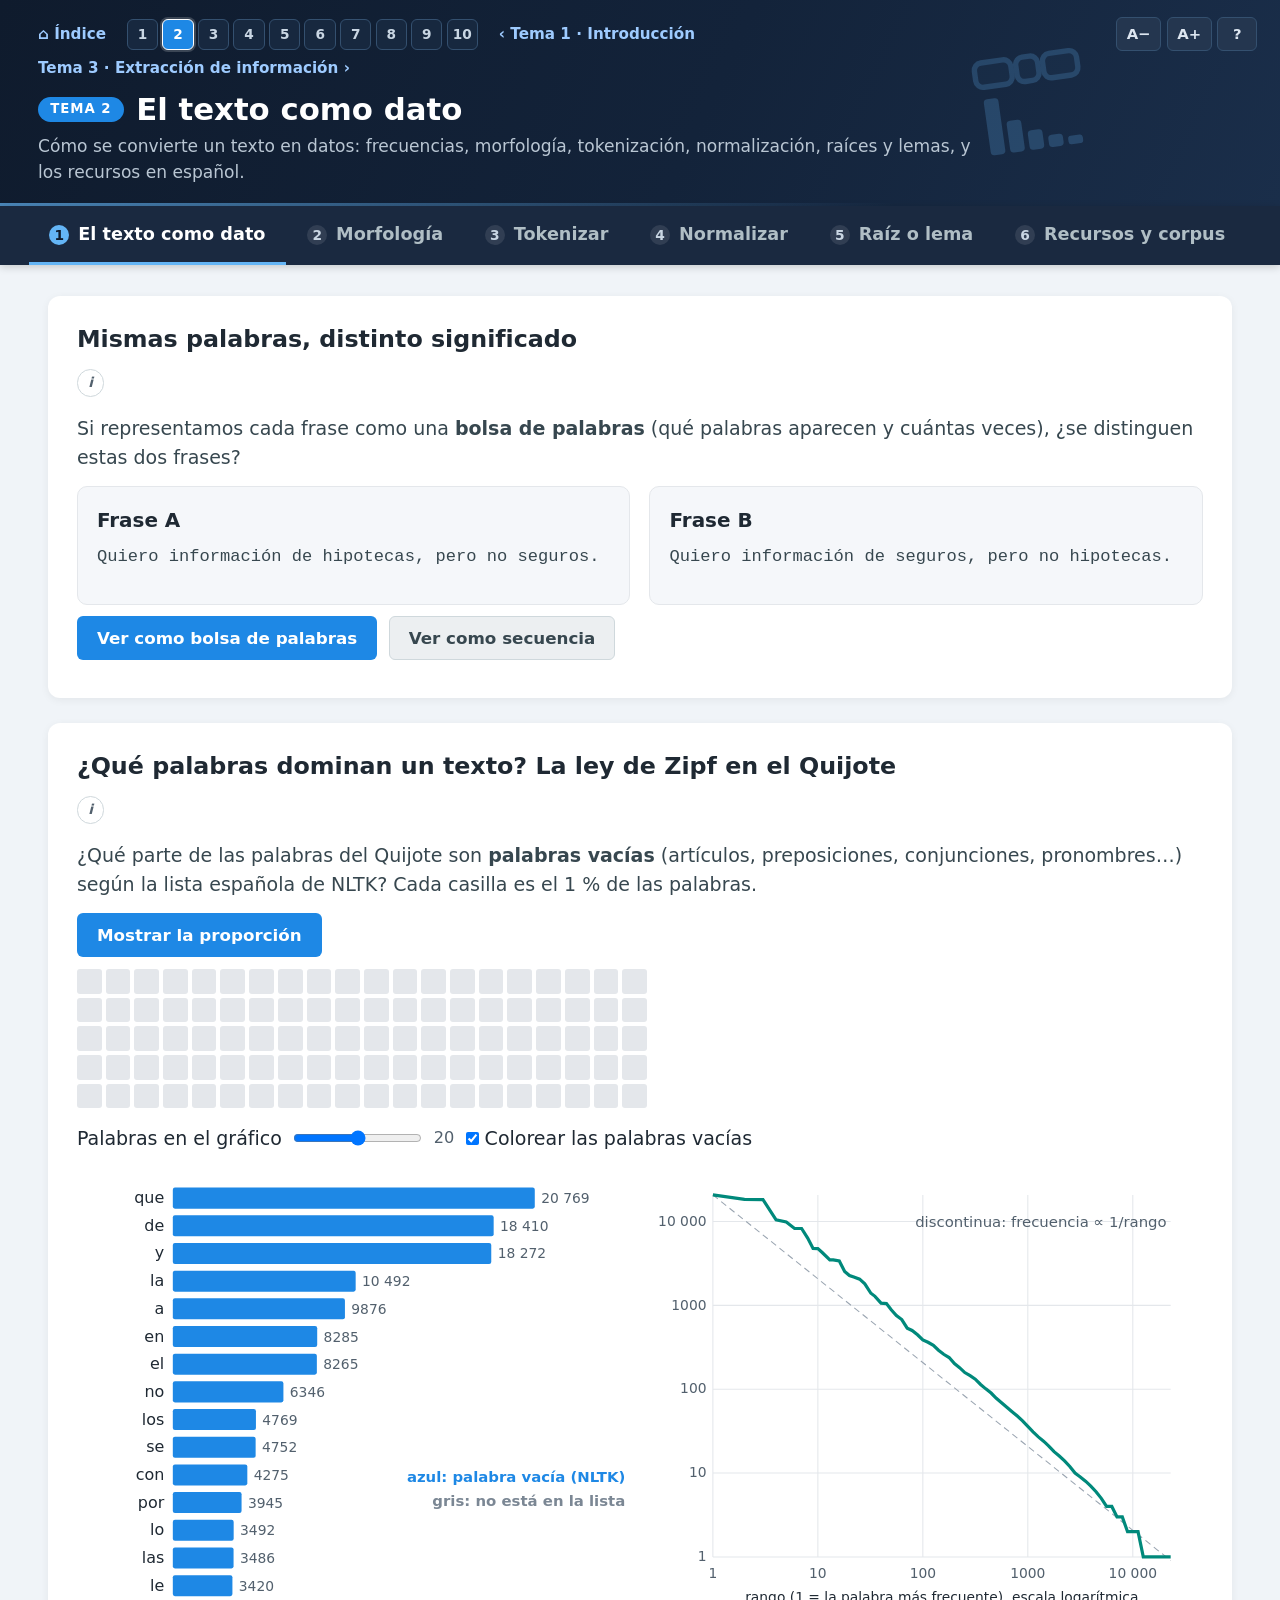
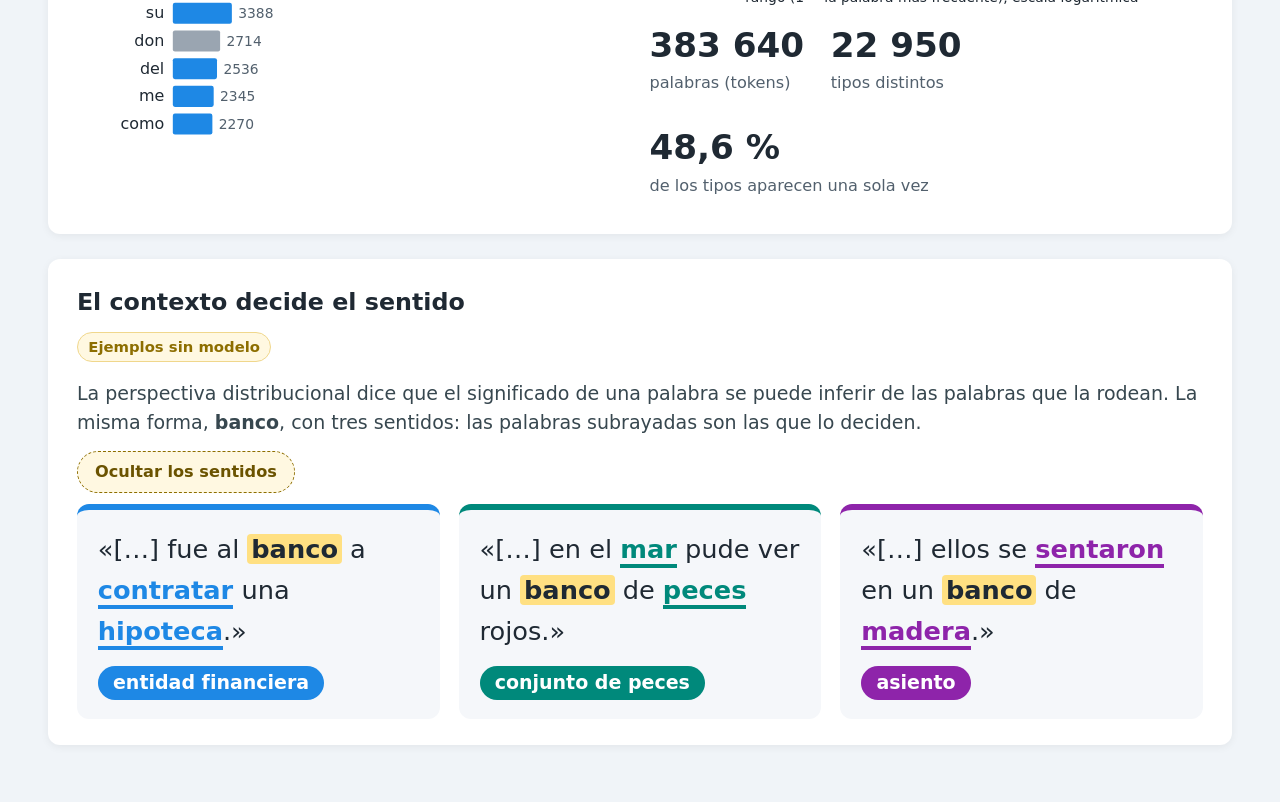
<file: 02_texto_como_dato.html>
<!DOCTYPE html>
<html lang="es-ES">
<head>
<meta charset="UTF-8">
<meta name="viewport" content="width=device-width, initial-scale=1.0">
<title>Tema 2 · El texto como dato — Procesamiento del Lenguaje Natural</title>
<style>
  :root {
    --ink: #1F2933; --ink2: #52606D; --muted: #9AA5B1; --line: #E4E7EB; --soft: #F5F7FA;
    --dark: #0F1B2D; --unir: #219BC3;
    --texto: #1E88E5; --estad: #00897B; --neuronal: #8E24AA; --aplic: #F57C00; --gris: #9AA5B1;
    --texto-l: #E3F2FD; --estad-l: #E0F2F1; --neuronal-l: #F3E5F5; --aplic-l: #FFF3E0;
    --ok: #2E7D32; --ok-l: #E8F5E9; --bad: #C62828; --bad-l: #FFEBEE; --warn: #8D6E00; --warn-l: #FFF8E1;
  }
  * { box-sizing: border-box; margin: 0; padding: 0; }
  body { font-family: system-ui, -apple-system, "Segoe UI", Roboto, Arial, sans-serif; background: #F0F4F8; color: var(--ink); line-height: 1.5; }
  a { color: #1565C0; }
  .header { background: var(--dark); color: #fff; padding: 1.6rem 2rem 1.2rem; }
  .header h1 { font-size: 1.6rem; margin-bottom: .25rem; }
  .header p { color: #B0BEC5; font-size: .95rem; }
  .header a { color: #8AB4F8; }
  .tabs { display: flex; flex-wrap: wrap; background: #1A2940; padding: 0 1.5rem; }
  .tab { background: none; border: none; border-bottom: 3px solid transparent; color: #B0BEC5; padding: .8rem 1.1rem; font: inherit; font-weight: 600; font-size: .93rem; cursor: pointer; }
  .tab:hover, .tab:focus-visible { color: #fff; outline: none; }
  .tab[aria-selected="true"] { color: #fff; border-bottom-color: var(--unir); }
  .content { max-width: 1100px; margin: 1.6rem auto 3rem; padding: 0 1.2rem; }
  .panel { display: none; }
  .panel.active { display: block; }
  .card { background: #fff; border-radius: 12px; padding: 1.4rem 1.5rem; margin-bottom: 1.3rem; box-shadow: 0 2px 8px rgba(0,0,0,.06); }
  .card h2 { font-size: 1.25rem; margin-bottom: .6rem; }
  .card h3 { font-size: 1.05rem; margin: .8rem 0 .4rem; }
  .card p { color: #37474F; margin-bottom: .8rem; }
  .meta { display: flex; flex-wrap: wrap; gap: .5rem; margin-bottom: .9rem; }
  .tag { display: inline-block; font-size: .78rem; font-weight: 700; padding: .15rem .55rem; border-radius: 999px; background: var(--soft); color: var(--ink2); border: 1px solid var(--line); }
  .tag.real { background: var(--ok-l); color: #1B5E20; border-color: #A5D6A7; }
  .tag.pre { background: var(--texto-l); color: #0D47A1; border-color: #90CAF9; }
  .tag.illus { background: var(--warn-l); color: var(--warn); border-color: #F0D78C; }
  .info { background: var(--texto-l); border-left: 4px solid var(--texto); padding: .8rem 1rem; border-radius: 0 8px 8px 0; margin: .8rem 0; color: #0D47A1; }
  .warnbox { background: var(--warn-l); border-left: 4px solid #F0B400; padding: .7rem 1rem; border-radius: 0 8px 8px 0; margin: .6rem 0; color: #5D4600; font-size: .93rem; }
  .btn { font: inherit; font-weight: 600; font-size: .88rem; padding: .45rem 1rem; border-radius: 6px; border: 1px solid transparent; cursor: pointer; }
  .btn-blue { background: var(--texto); color: #fff; }
  .btn-blue:hover { background: #1565C0; }
  .btn-gray { background: #ECEFF1; color: #37474F; border-color: #CFD8DC; }
  .btn-gray:hover { background: #CFD8DC; }
  .btn:focus-visible, select:focus-visible, textarea:focus-visible, input:focus-visible, .seg:focus-visible { outline: 3px solid #90CAF9; outline-offset: 2px; }
  .row { display: flex; flex-wrap: wrap; gap: .6rem; align-items: center; margin: .6rem 0; }
  select, textarea, input[type=text], input[type=number] { font: inherit; padding: .45rem .6rem; border: 1px solid #CFD8DC; border-radius: 6px; background: #fff; color: var(--ink); }
  select { max-width: 100%; }
  textarea { width: 100%; min-height: 5.2rem; resize: vertical; }
  .grid2 { display: grid; grid-template-columns: repeat(auto-fit, minmax(300px, 1fr)); gap: 1rem; }
  .box { border: 1px solid var(--line); border-radius: 10px; padding: 1rem; background: var(--soft); }
  .box h3 { margin-top: 0; }
  .big { font-size: 1.8rem; font-weight: 800; color: var(--ink); }
  .small { font-size: .85rem; color: var(--ink2); }
  .stats { display: flex; flex-wrap: wrap; gap: 1.4rem; margin: .5rem 0; }
  .stats div { min-width: 110px; }
  .feedback { margin-top: .5rem; padding: .6rem .8rem; border-radius: 8px; font-size: .92rem; display: none; }
  .feedback.show { display: block; }
  .feedback.ok { background: var(--ok-l); color: #1B5E20; border: 1px solid #A5D6A7; }
  .feedback.bad { background: var(--bad-l); color: #8E1B1B; border: 1px solid #EF9A9A; }
  .feedback.neutral { background: var(--soft); color: var(--ink); border: 1px solid var(--line); }
  /* fichas de tokens */
  .tokens { display: flex; flex-wrap: wrap; gap: .35rem; margin: .7rem 0; max-height: 22rem; overflow-y: auto; padding: .2rem; }
  .tok { padding: .2rem .5rem; border-radius: 6px; border: 1px solid #CFD8DC; background: #fff; font-size: 1rem; font-family: Menlo, Consolas, monospace; white-space: pre; }
  .tok .lab { display: block; font-size: .68rem; color: var(--ink2); line-height: 1.1; font-family: system-ui, sans-serif; }
  .tok.diff { background: var(--aplic-l); border-color: var(--aplic); border-width: 2px; }
  .tok.gone { text-decoration: line-through; color: var(--muted); background: var(--soft); border-style: dashed; }
  .tok.neg { background: var(--bad-l); border-color: var(--bad); color: #8E1B1B; }
  .tok.changed { background: var(--estad-l); border-color: var(--estad); }
  .legend { display: flex; flex-wrap: wrap; gap: 1rem; font-size: .85rem; color: var(--ink2); margin-top: .3rem; }
  .legend span { display: inline-flex; align-items: center; gap: .35rem; }
  .sw { width: 14px; height: 14px; border-radius: 3px; display: inline-block; border: 1px solid; }
  .seggroup { display: flex; flex-wrap: wrap; gap: .4rem; margin: .4rem 0 .8rem; }
  .seg { font: inherit; font-size: .9rem; padding: .35rem .85rem; border-radius: 999px; border: 1px solid #CFD8DC; background: #fff; cursor: pointer; color: var(--ink); }
  .seg[aria-pressed="true"] { background: var(--dark); color: #fff; border-color: var(--dark); }
  .seg:disabled { opacity: .45; cursor: not-allowed; }
  ol.sents { margin: .3rem 0 .3rem 1.4rem; font-size: .95rem; }
  ol.sents li { margin: .15rem 0; }
  /* morfología */
  .morf { display: flex; flex-wrap: wrap; gap: .25rem; margin: .7rem 0; align-items: stretch; }
  .mor { padding: .35rem .6rem; border-radius: 8px; font-size: 1.25rem; font-weight: 700; border: 2px solid; text-align: center; }
  .mor small { display: block; font-size: .7rem; font-weight: 600; }
  .mor.lex { background: var(--texto-l); border-color: var(--texto); color: #0D47A1; }
  .mor.gram { background: var(--estad-l); border-color: var(--estad); color: #004D40; }
  .mor.cero { background: #fff; border-style: dashed; border-color: var(--estad); color: #004D40; }
  .mor.clit { background: var(--neuronal-l); border-color: var(--neuronal); color: #4A148C; }
  .wordlist { display: flex; flex-wrap: wrap; gap: .4rem; }
  /* gráficos */
  svg text { font-family: system-ui, -apple-system, "Segoe UI", Roboto, Arial, sans-serif; }
  .chart { width: 100%; height: auto; display: block; }
  /* quiz */
  .quiz-item { border: 1px solid var(--line); border-radius: 10px; padding: .9rem 1rem; margin-bottom: .8rem; background: #fff; }
  .quiz-item .q { font-weight: 600; margin-bottom: .5rem; }
  .opts { display: flex; flex-wrap: wrap; gap: .45rem; }
  .opt { font: inherit; font-size: .88rem; padding: .35rem .8rem; border-radius: 999px; border: 1px solid #CFD8DC; background: #fff; cursor: pointer; color: var(--ink); }
  .opt:hover { background: var(--soft); }
  .opt.sel-ok { background: var(--ok-l); border-color: var(--ok); }
  .opt.sel-bad { background: var(--bad-l); border-color: var(--bad); }
  .score { font-weight: 700; color: var(--ink); }
  table { border-collapse: collapse; width: 100%; font-size: .92rem; }
  th, td { text-align: left; padding: .45rem .55rem; border-bottom: 1px solid var(--line); vertical-align: top; }
  th { background: var(--dark); color: #fff; font-weight: 600; }
  td.num { text-align: right; font-variant-numeric: tabular-nums; }
  code, .mono { font-family: Menlo, Consolas, monospace; font-size: .9em; }
  .checks { display: flex; flex-direction: column; gap: .35rem; margin: .5rem 0; }
  .checks label { display: flex; gap: .5rem; align-items: baseline; cursor: pointer; }
  .checks .sub { margin-left: 1.7rem; font-size: .9rem; color: var(--ink2); }
  footer { max-width: 1100px; margin: 0 auto 2rem; padding: 0 1.2rem; font-size: .82rem; color: var(--ink2); }
  @media (max-width: 640px) { .header { padding: 1.2rem; } .tab { padding: .7rem .7rem; font-size: .85rem; } }
  /* modo clase: ejemplos visuales */
  .waffle { display: grid; grid-template-columns: repeat(20, 1fr); gap: 4px; max-width: 30rem; margin: .6rem 0; }
  .waffle span { aspect-ratio: 1; border-radius: 3px; background: #E4E7EB; transition: background-color .25s; }
  .waffle span.v { background: var(--texto); }
  .gran-msg { font-size: 1.25rem; font-weight: 600; margin-top: .4rem; }
  .gran-msg b { color: var(--texto); font-size: 1.6rem; }
  .sentidos { display: grid; grid-template-columns: repeat(3, minmax(0, 1fr)); gap: 1rem; margin-top: .6rem; }
  .sentido { border-radius: 12px; padding: 1rem 1.1rem; border-top: 6px solid; background: var(--soft); }
  .sentido .fr { font-size: 1.35rem; line-height: 1.6; }
  .sentido .w-banco { background: #FFE082; border-radius: 4px; padding: 0 .2rem; font-weight: 800; }
  .sentido .pista { font-weight: 800; border-bottom: 4px solid; }
  .sentido .sent { display: inline-block; margin-top: .7rem; font-weight: 800; color: #fff; padding: .15rem .8rem; border-radius: 999px; }
  .sentido.oculto .pista { border-bottom-color: transparent !important; color: inherit !important; font-weight: 400; }
  .sentido.oculto .sent { visibility: hidden; }
  .grupos { display: flex; flex-wrap: wrap; gap: .8rem; margin-top: .5rem; }
  .grupo { border: 2px solid var(--line); border-radius: 10px; padding: .5rem .7rem; background: #fff; }
  .grupo .cab { font-family: Menlo, Consolas, monospace; font-weight: 800; font-size: 1.15rem; margin-bottom: .3rem; }
  .grupo .cab small { font-family: system-ui, sans-serif; font-weight: 600; font-size: .75rem; color: var(--ink2); margin-left: .4rem; }
  .chipw { display: inline-block; padding: .15rem .5rem; border-radius: 6px; margin: .15rem; font-size: 1.05rem; border: 2px solid; background: #fff; text-align: center; vertical-align: top; }
  .chipw small { display: block; font-family: Menlo, Consolas, monospace; font-size: .75rem; color: var(--ink2); }
  .cara-frase { font-size: 1.5rem; margin: .5rem 0 1rem; }
  .cara-frase u { text-decoration: none; background: #FFE082; border-radius: 4px; padding: 0 .2rem; font-weight: 800; }
  .cara { display: grid; grid-template-columns: 1fr 1fr; gap: 1rem; }
  .cara .caja { border-radius: 12px; padding: 1rem; text-align: center; border: 2px solid; }
  .cara .caja .t { font-weight: 700; color: var(--ink2); }
  .cara .caja .v { font-size: 2.6rem; font-weight: 800; font-family: Menlo, Consolas, monospace; }
  .cara.oculto .caja .v { visibility: hidden; }
  .recursos { display: grid; grid-template-columns: repeat(5, minmax(0, 1fr)); gap: .8rem; margin-top: .5rem; }
  .recurso { border-radius: 12px; border-top: 6px solid; background: var(--soft); padding: .8rem .9rem; }
  .recurso h3 { margin: 0 0 .3rem; }
  .recurso .def { font-size: .88rem; color: var(--ink2); margin-bottom: .6rem; }
  .recurso .ej { background: #fff; border: 1px solid var(--line); border-radius: 8px; padding: .6rem .7rem; font-size: .95rem; }
  .recurso .ej-n { font-size: .78rem; color: var(--ink2); margin-top: .4rem; }
  .corpus-bar { display: grid; grid-template-columns: 11rem 1fr; gap: .6rem; align-items: center; margin: .45rem 0; }
  .corpus-bar .b { height: 1.9rem; border-radius: 5px; background: var(--texto); color: #fff; font-weight: 700; display: flex; align-items: center; padding-left: .6rem; white-space: nowrap; }
  @media (max-width: 900px) { .sentidos, .recursos, .cara { grid-template-columns: 1fr; } }
</style>
<link rel="icon" href="comun/icono.svg" type="image/svg+xml">
<link rel="stylesheet" href="comun/clase.css">
</head>
<body class="bloque-texto">

<header class="header">
  <nav class="migas" aria-label="Navegación entre temas"><a class="inicio" href="index.html">⌂ Índice</a><span class="chips"><a href="01_introduccion.html" style="--c:#1E88E5" title="Tema 1 · Introducción">1</a><a href="02_texto_como_dato.html" style="--c:#1E88E5" title="Tema 2 · El texto como dato" aria-current="page">2</a><a href="03_extraccion_informacion.html" style="--c:#1E88E5" title="Tema 3 · Extracción de información">3</a><a href="04_modelado_lenguaje.html" style="--c:#00897B" title="Tema 4 · Modelado del lenguaje">4</a><a href="05_modelado_neuronal.html" style="--c:#8E24AA" title="Tema 5 · Modelado neuronal (I)">5</a><a href="06_topicos.html" style="--c:#00897B" title="Tema 6 · Tópicos">6</a><a href="07_sentimientos.html" style="--c:#E65100" title="Tema 7 · Sentimientos">7</a><a href="08_modelado_neuronal_ii.html" style="--c:#8E24AA" title="Tema 8 · Modelado neuronal (II)">8</a><a href="09_aplicaciones.html" style="--c:#E65100" title="Tema 9 · Aplicaciones">9</a><a href="10_visualizacion.html" style="--c:#E65100" title="Tema 10 · Visualización">10</a></span><a class="ant" href="01_introduccion.html">‹ Tema 1 · Introducción</a><a class="sig" href="03_extraccion_informacion.html">Tema 3 · Extracción de información ›</a></nav>
  <h1><span class="num-tema">TEMA 2</span>El texto como dato</h1>
  <p>Cómo se convierte un texto en datos: frecuencias, morfología, tokenización, normalización, raíces y lemas, y los recursos en español.</p>
  <div class="header-glifo"><svg viewBox="0 0 48 48" aria-hidden="true" focusable="false"><g fill="currentColor" fill-opacity=".14" stroke="currentColor" stroke-width="2.2"><rect x="3" y="5" width="15" height="10" rx="3"/><rect x="20" y="5" width="9" height="10" rx="3"/><rect x="31" y="5" width="14" height="10" rx="3"/></g><g fill="currentColor"><rect x="5" y="20" width="6" height="23" rx="1.5"/><rect x="13" y="30" width="6" height="13" rx="1.5"/><rect x="21" y="35" width="6" height="8" rx="1.5"/><rect x="29" y="38" width="6" height="5" rx="1.5"/><rect x="37" y="39.5" width="6" height="3.5" rx="1.2"/></g></svg></div>
</header>

<div class="tabs" role="tablist" aria-label="Secciones de la demo">
  <button class="tab" role="tab" id="t-dato" aria-controls="p-dato" aria-selected="true"><span class="tab-n">1</span> El texto como dato</button>
  <button class="tab" role="tab" id="t-morf" aria-controls="p-morf" aria-selected="false" tabindex="-1"><span class="tab-n">2</span> Morfología</button>
  <button class="tab" role="tab" id="t-tok" aria-controls="p-tok" aria-selected="false" tabindex="-1"><span class="tab-n">3</span> Tokenizar</button>
  <button class="tab" role="tab" id="t-norm" aria-controls="p-norm" aria-selected="false" tabindex="-1"><span class="tab-n">4</span> Normalizar</button>
  <button class="tab" role="tab" id="t-raiz" aria-controls="p-raiz" aria-selected="false" tabindex="-1"><span class="tab-n">5</span> Raíz o lema</button>
  <button class="tab" role="tab" id="t-rec" aria-controls="p-rec" aria-selected="false" tabindex="-1"><span class="tab-n">6</span> Recursos y corpus</button>
</div>

<div class="content">

<!-- =============================================================== 1 -->
<section class="panel active" id="p-dato" role="tabpanel" aria-labelledby="t-dato">
  <div class="card">
    <h2>Mismas palabras, distinto significado</h2>
    <div class="meta"><span class="tag real">Cálculo real en el navegador</span></div>
    <p>Si representamos cada frase como una <b>bolsa de palabras</b> (qué palabras aparecen y cuántas veces), ¿se distinguen estas dos frases?</p>
    <div class="grid2">
      <div class="box"><h3>Frase A</h3><p id="bowA" class="mono"></p></div>
      <div class="box"><h3>Frase B</h3><p id="bowB" class="mono"></p></div>
    </div>
    <div class="row">
      <button class="btn btn-blue" id="bowBolsa" type="button">Ver como bolsa de palabras</button>
      <button class="btn btn-gray" id="bowSec" type="button">Ver como secuencia</button>
    </div>
    <div id="bowOut"></div>
    <div class="feedback neutral" id="bowFb"></div>
  </div>

  <div class="card">
    <h2>¿Qué palabras dominan un texto? La ley de Zipf en el Quijote</h2>
    <div class="meta"><span class="tag">Zipf, 1949</span><span class="tag pre">Frecuencias precalculadas</span></div>
    <p>¿Qué parte de las palabras del Quijote son <b>palabras vacías</b> (artículos, preposiciones, conjunciones, pronombres…) según la lista española de NLTK? Cada casilla es el 1 % de las palabras.</p>
    <div class="row"><button class="btn btn-blue" id="zipfBtn" type="button">Mostrar la proporción</button></div>
    <div class="waffle" id="waffle" aria-label="Proporción de palabras vacías en el Quijote"></div>
    <p class="gran-msg" id="zipfMsg"></p>
    <div class="row">
      <label for="zipfN">Palabras en el gráfico</label>
      <input type="range" id="zipfN" min="10" max="30" value="20">
      <span id="zipfNv" class="small"></span>
      <label><input type="checkbox" id="zipfCol" checked> Colorear las palabras vacías</label>
    </div>
    <div class="grid2">
      <div><svg id="zipfBars" class="chart" viewBox="0 0 520 560" role="img" aria-label="Frecuencia de las palabras más frecuentes del Quijote"></svg></div>
      <div><svg id="zipfLog" class="chart" viewBox="0 0 520 420" role="img" aria-label="Rango frente a frecuencia en escala logarítmica"></svg>
        <div class="stats" id="zipfStats"></div></div>
    </div>
  </div>

  <div class="card">
    <h2>El contexto decide el sentido</h2>
    <div class="meta"><span class="tag illus">Ejemplos sin modelo</span></div>
    <p>La perspectiva distribucional dice que el significado de una palabra se puede inferir de las palabras que la rodean. La misma forma, <b>banco</b>, con tres sentidos: las palabras subrayadas son las que lo deciden.</p>
    <div class="row" id="bancoCtrl"></div>
    <div class="sentidos" id="bancoOut"></div>
  </div>
</section>

<!-- =============================================================== 2 -->
<section class="panel" id="p-morf" role="tabpanel" aria-labelledby="t-morf" hidden>
  <div class="card">
    <h2>Lexema, morfemas gramaticales y lema</h2>
    <div class="meta"><span class="tag">Análisis morfológico simplificado</span><span class="tag real">Raíz Snowball calculada en el navegador</span></div>
    <p>Elige una palabra. Verás su segmentación en morfemas, el lema (la forma de diccionario) y la raíz que obtiene el algoritmo Snowball, que <b>no busca morfemas</b>: recorta sufijos con reglas.</p>
    <div class="wordlist" id="morfWords" role="group" aria-label="Palabras"></div>
    <div id="morfOut"></div>
    <div class="legend">
      <span><i class="sw" style="background:var(--texto-l);border-color:var(--texto)"></i>lexema</span>
      <span><i class="sw" style="background:var(--estad-l);border-color:var(--estad)"></i>morfema gramatical</span>
      <span><i class="sw" style="background:#fff;border-color:var(--estad);border-style:dashed"></i>morfema cero</span>
      <span><i class="sw" style="background:var(--neuronal-l);border-color:var(--neuronal)"></i>pronombre átono pegado (clítico)</span>
    </div>
  </div>
  <div class="card">
    <h2>Obtén la raíz de tus palabras con Snowball</h2>
    <div class="meta"><span class="tag real">Snowball español</span></div>
    <p>Escribe palabras separadas por comas o espacios. Cada caja es una raíz: las palabras que caen en la misma caja se tratarán como una sola.</p>
    <input type="text" id="stemIn" style="width:100%" value="cantábamos, cantar, canto, cantante, mujer, mujeres, piénsalo, pensar, haciéndola">
    <div id="stemOut"></div>
  </div>
</section>

<!-- =============================================================== 3 -->
<section class="panel" id="p-tok" role="tabpanel" aria-labelledby="t-tok" hidden>
  <div class="card">
    <h2>Tokenizar un texto con cinco métodos</h2>
    <div class="meta"><span class="tag real">Espacios, regex y reglas: cálculo real en el navegador</span><span class="tag pre">NLTK y spaCy: precalculados para los ejemplos</span></div>
    <div class="row">
      <label for="tokPreset">Ejemplo</label>
      <select id="tokPreset"></select>
    </div>
    <textarea id="tokText" aria-label="Texto que se tokeniza"></textarea>
    <p class="small" id="tokNote"></p>
    <div class="row"><b>Método A</b></div>
    <div class="seggroup" id="tokMetA" role="group" aria-label="Método A"></div>
    <div class="row"><label><input type="checkbox" id="tokCmp"> Comparar con</label></div>
    <div class="seggroup" id="tokMetB" role="group" aria-label="Método B"></div>
    <div class="stats" id="tokStats"></div>
    <div class="tokens" id="tokOut" aria-live="polite"></div>
    <div class="legend" id="tokLegend"><span><i class="sw" style="background:var(--aplic-l);border-color:var(--aplic)"></i>token que el método A produce y el método B no</span></div>
  </div>
  <div class="card">
    <h2>¿Cuántos tokens da cada método?</h2>
    <div class="meta"><span class="tag real">Calculado con el texto de arriba</span></div>
    <p>El mismo texto, cinco cuentas distintas. Cada barra es un método; la resaltada es el método A.</p>
    <svg id="tokBarras" class="chart" viewBox="0 0 900 250" role="img" aria-label="Número de tokens por método"></svg>
    <div class="info" id="tokConclusion" hidden></div>
  </div>
  <div class="card">
    <h2>Segmentar en oraciones</h2>
    <div class="meta"><span class="tag real">Reglas: en el navegador</span><span class="tag pre">NLTK (punkt_tab) y spaCy: precalculados</span></div>
    <p>Un punto no siempre cierra una oración: «Dra.», «EE. UU.», «Pte.»… Compara las tres segmentaciones del ejemplo elegido arriba.</p>
    <div class="grid2" id="segOut"></div>
  </div>
</section>

<!-- =============================================================== 4 -->
<section class="panel" id="p-norm" role="tabpanel" aria-labelledby="t-norm" hidden>
  <div class="card">
    <h2>Construye tu flujo de normalización</h2>
    <div class="meta"><span class="tag real">Pasos calculados en el navegador</span><span class="tag pre">Tokens, categorías y lemas de spaCy precalculados</span></div>
    <div class="row">
      <label for="normPreset">Ejemplo</label>
      <select id="normPreset"></select>
    </div>
    <p class="mono box" id="normText"></p>
    <div class="checks">
      <label><input type="checkbox" id="nMin" checked> 1 · Pasar a minúsculas</label>
      <label class="sub"><input type="checkbox" id="nProp"> …salvo los nombres propios (categoría PROPN de spaCy)</label>
      <label><input type="checkbox" id="nSig" checked> 2 · Quitar signos de puntuación, símbolos y emojis</label>
      <label><input type="checkbox" id="nNum"> 3 · Sustituir los números por &lt;NUM&gt;</label>
      <label><input type="checkbox" id="nVac"> 4 · Quitar palabras vacías (lista española de NLTK, 313 palabras)</label>
      <label class="sub"><input type="checkbox" id="nNeg"> …pero conservar las de negación (no, ni, sin, nada, nunca…)</label>
      <div>5 · Reducir cada palabra a:
        <span class="seggroup" id="nRed" role="group" aria-label="Reducción" style="display:inline-flex;margin:0 0 0 .4rem"></span></div>
    </div>
    <div class="row"><label><input type="checkbox" id="nShow" checked> Mostrar los tokens eliminados</label></div>
    <div class="stats" id="normStats"></div>
    <div class="tokens" id="normOut" aria-live="polite"></div>
    <div class="legend">
      <span><i class="sw" style="background:var(--estad-l);border-color:var(--estad)"></i>token transformado</span>
      <span><i class="sw" style="background:var(--soft);border-color:var(--muted);border-style:dashed"></i>token eliminado</span>
      <span><i class="sw" style="background:var(--bad-l);border-color:var(--bad)"></i>negación eliminada</span>
    </div>
    <div id="normWarn"></div>
  </div>
  <div class="card">
    <h2>El mismo flujo sobre todo el Quijote</h2>
    <div class="meta"><span class="tag pre">Precalculado con spaCy sin parser ni NER</span></div>
    <svg id="normBarras" class="chart" viewBox="0 0 1000 330" role="img" aria-label="Tokens y tipos del Quijote tras cada paso"></svg>
    <details style="margin-top:.6rem"><summary class="small">Ver la tabla con los tipos que aparecen una sola vez</summary>
    <table id="normQ"><thead><tr><th>Paso</th><th class="num">Tokens</th><th class="num">Tipos</th><th class="num">Tipos que aparecen una vez</th></tr></thead><tbody></tbody></table></details>
    <p class="small" style="margin-top:.6rem">Quitar las palabras vacías reduce a menos de la mitad las ocurrencias, pero apenas el vocabulario; reducir a raíz o a lema es lo que más reduce el número de tipos.</p>
  </div>
</section>

<!-- =============================================================== 5 -->
<section class="panel" id="p-raiz" role="tabpanel" aria-labelledby="t-raiz" hidden>
  <div class="card">
    <h2>Raíz y lema, cara a cara</h2>
    <div class="meta"><span class="tag real">Raíz: Snowball en el navegador</span><span class="tag pre">Lema: spaCy con su frase, precalculado</span></div>
    <p>La palabra resaltada, dentro de su frase. A la izquierda, lo que recorta Snowball; a la derecha, el lema que da spaCy mirando la frase.</p>
    <div class="row"><span id="lemaPasos"></span><span id="lemaCtrl"></span></div>
    <div id="lemaOut"></div>
  </div>
  <div class="card">
    <h2>Lo que agrupa cada método</h2>
    <div class="meta"><span class="tag real">Raíces calculadas en el navegador</span></div>
    <div class="grid2">
      <div class="box"><h3>Sobrerradicación: una raíz para palabras distintas</h3><p class="small">Cada caja es una raíz de Snowball; el color es la palabra de diccionario. Dos colores en una caja = mezcla palabras distintas.</p><div class="grupos" id="sobre"></div></div>
      <div class="box"><h3>Infrarradicación: un lema, varias raíces</h3><p class="small">Cada caja es un lema; debajo de cada forma, su raíz. Muchas raíces distintas = la familia se rompe.</p><div class="grupos" id="infra"></div></div>
    </div>
    <p class="small" style="margin-top:.7rem">La lematización necesita un diccionario y la categoría gramatical; el stemming solo recorta. La elección depende de la tarea y del contexto lingüístico.</p>
  </div>
</section>

<!-- =============================================================== 6 -->
<section class="panel" id="p-rec" role="tabpanel" aria-labelledby="t-rec" hidden>
  <div class="card">
    <h2>Cinco tipos de recurso lingüístico, un ejemplo de cada uno</h2>
    <div class="meta"><span class="tag illus">Entradas de ejemplo</span></div>
    <div class="recursos" id="recMapa"></div>
  </div>
  <div class="card">
    <h2>Corpus en español</h2>
        <p>Tamaño de los dos corpus de referencia de la RAE, en millones de formas:</p>
    <div class="corpus-bar"><b>CREA (1975-2004)</b><div class="b" style="width:35%">algo más de 160 millones</div></div>
    <div class="corpus-bar"><b>CORPES XXI (desde 2001)</b><div class="b" style="width:100%;background:var(--estad)">unos 455 millones · casi 420 000 documentos</div></div>
    <table style="margin-top:1rem">
      <thead><tr><th>Corpus</th><th>Qué contiene</th><th>Anotación y acceso</th></tr></thead>
      <tbody>
        <tr><td><b>CREA</b> (RAE)</td><td>Textos escritos y orales de todos los países hispanohablantes, 1975-2004; versión 3.2 (2008), algo más de 160 millones de formas</td><td>Versión anotada 1.0 (dic. 2023): búsqueda por forma, lema y categoría. Consulta web en rae.es</td></tr>
        <tr><td><b>CORPES XXI</b> (RAE y ASALE)</td><td>Textos desde 2001 de España, América, Filipinas y Guinea Ecuatorial; versión 1.5 (junio de 2026), unos 455 millones de formas y casi 420 000 documentos</td><td>Consulta por forma, lema y categoría; estadísticas e inventarios descargables</td></tr>
        <tr><td><b>IMPACT-es</b></td><td>86 obras de la Biblioteca Virtual Miguel de Cervantes impresas entre 1482 y 1647</td><td>Lexicón con más de 10 000 lemas enlazados a sus variantes históricas (Sánchez-Martínez et al., 2013)</td></tr>
        <tr><td><b>UD Spanish AnCora</b> 2.8</td><td>Corpus periodístico anotado con lemas, categorías, rasgos morfológicos y dependencias</td><td>Con él (y WikiNER) se entrenó <code>es_core_news_sm</code>; licencia GPL 3.0</td></tr>
      </tbody>
    </table>
    <p class="small" style="margin-top:.6rem">Fuentes: rae.es/banco-de-datos/crea y /corpes-xxi (consultadas el 11/10/2026); metadatos del modelo es_core_news_sm 3.8.0.</p>
  </div>
  <div class="card">
    <h2>Herramientas: qué hace cada una con el español</h2>
    <div class="meta"><span class="tag real">Versiones probadas en el entorno de la asignatura</span></div>
    <table>
      <thead><tr><th>Herramienta</th><th>Para qué la usamos</th><th>Lo que hay que saber</th></tr></thead>
      <tbody>
        <tr><td><b>NLTK</b> 3.10.3 (Apache 2.0)</td><td>Tokenizar y segmentar, palabras vacías, Snowball, corpus y WordNet</td><td>Desde la 3.9 necesita el recurso <code>punkt_tab</code> (el antiguo <code>punkt</code> ya no basta). No trae lematizador para el español.</td></tr>
        <tr><td><b>spaCy</b> 3.8.16 (MIT)</td><td>Flujo completo: tokens, categorías, lemas, dependencias y entidades</td><td>Cuatro modelos para el español; usamos <code>es_core_news_sm</code> 3.8.0 (GPL 3.0, unos 13 MB). No separa los clíticos («Dímelo»).</td></tr>
        <tr><td><b>Stanford CoreNLP</b> 4.6.0 (Java)</td><td>Alternativa con modelos para 8 lenguas, entre ellas el español</td><td>Separa contracciones como «del» = de + el; se integra desde Python por línea de órdenes o servidor</td></tr>
        <tr><td><b>Gensim</b> («Generate Similar»)</td><td>Modelos de tópicos y similitud entre documentos</td><td>Lo usaremos en los Temas 5 y 6</td></tr>
      </tbody>
    </table>
  </div>
</section>
</div>


<script src="02_texto_como_dato_lib.js"></script>
<script src="02_texto_como_dato_datos.js"></script>
<script src="comun/clase.js"></script>
<script>
"use strict";
const L = window.LIB02, D = window.DATOS02;
const SW = new Set(D.stopwords_es);
const fmt = n => n < 10000 ? String(n) : n.toLocaleString("es-ES").replace(/\./g, "\u00A0");

// ---------------------------------------------------------------- pestañas
const tabs = [...document.querySelectorAll(".tab")];
function selectTab(tab) {
  tabs.forEach(t => {
    const on = t === tab;
    t.setAttribute("aria-selected", on);
    t.tabIndex = on ? 0 : -1;
    const p = document.getElementById(t.getAttribute("aria-controls"));
    p.hidden = !on; p.classList.toggle("active", on);
  });
  history.replaceState(null, "", "#" + tab.id.slice(2));
}
tabs.forEach((t, i) => {
  t.addEventListener("click", () => selectTab(t));
  t.addEventListener("keydown", e => {
    if (e.key === "ArrowRight" || e.key === "ArrowLeft") {
      const n = tabs[(i + (e.key === "ArrowRight" ? 1 : tabs.length - 1)) % tabs.length];
      selectTab(n); n.focus();
    }
  });
});
const initial = tabs.find(t => "#" + t.id.slice(2) === location.hash);
if (initial) selectTab(initial);

const esc = Clase.esc;
function el(tag, attrs = {}, ...kids) {
  const e = document.createElement(tag);
  for (const [k, v] of Object.entries(attrs)) {
    if (k === "class") e.className = v;
    else if (k === "html") e.innerHTML = v;
    else if (k.startsWith("on")) e.addEventListener(k.slice(2), v);
    else e.setAttribute(k, v);
  }
  kids.flat().forEach(k => e.append(k instanceof Node ? k : document.createTextNode(k)));
  return e;
}
function svgEl(tag, attrs = {}, text) {
  const e = document.createElementNS("http://www.w3.org/2000/svg", tag);
  for (const [k, v] of Object.entries(attrs)) e.setAttribute(k, v);
  if (text !== undefined) e.textContent = text;
  return e;
}
function segmented(container, options, initialValue, onChange) {
  container.innerHTML = "";
  const btns = options.map(([value, label]) => {
    const b = el("button", {class: "seg", type: "button", "aria-pressed": value === initialValue}, label);
    b.dataset.value = value;
    b.addEventListener("click", () => {
      if (b.disabled) return;
      btns.forEach(x => x.setAttribute("aria-pressed", x === b));
      onChange(value);
    });
    container.append(b);
    return b;
  });
  return {
    get: () => (btns.find(b => b.getAttribute("aria-pressed") === "true") || {}).dataset?.value,
    set: v => btns.forEach(b => b.setAttribute("aria-pressed", b.dataset.value === v)),
    enable: (v, on, title) => { const b = btns.find(x => x.dataset.value === v); b.disabled = !on; b.title = on ? "" : title; },
  };
}
// Cuestionario de opción única
function buildQuiz(container, items, scoreEl, label) {
  const answered = new Map();
  container.innerHTML = "";
  items.forEach((it, idx) => {
    const fb = el("div", {class: "feedback"});
    const opts = el("div", {class: "opts", role: "group", "aria-label": "Opciones"});
    it.o.forEach(o => {
      const b = el("button", {class: "opt", type: "button"}, o);
      b.addEventListener("click", () => {
        [...opts.children].forEach(c => c.classList.remove("sel-ok", "sel-bad"));
        const ok = it.a.includes(o);
        b.classList.add(ok ? "sel-ok" : "sel-bad");
        fb.className = "feedback show " + (ok ? "ok" : "bad");
        fb.textContent = (ok ? "✓ " : "✗ Respuesta propuesta: " + it.a.join(" o ") + ". ") + it.e;
        answered.set(idx, ok);
        scoreEl.textContent = label + [...answered.values()].filter(Boolean).length + " de " + items.length;
      });
      opts.append(b);
    });
    const q = el("div", {class: "q"});
    q.append(...(it.qNodes || [it.q]));
    container.append(el("div", {class: "quiz-item"}, q, opts, fb));
  });
}
const ej = id => D.ejemplos.find(e => e.id === id);
const palabras = toks => toks.filter(L.esPalabra);

// ================================================================ 1 · El texto como dato
(function () {
  const A = ej("f3").texto, B = ej("f4").texto;
  const tA = palabras(L.tokReglas(A)).map(t => t.toLowerCase()), tB = palabras(L.tokReglas(B)).map(t => t.toLowerCase());
  document.getElementById("bowA").textContent = A;
  document.getElementById("bowB").textContent = B;
  const out = document.getElementById("bowOut"), fb = document.getElementById("bowFb");
  const bag = ts => { const c = {}; ts.forEach(t => c[t] = (c[t] || 0) + 1); return Object.entries(c).sort((a, b) => a[0].localeCompare(b[0], "es")); };
  document.getElementById("bowBolsa").addEventListener("click", () => {
    const ba = bag(tA), bb = bag(tB);
    out.innerHTML = "";
    out.append(el("div", {class: "grid2"},
      el("div", {class: "tokens"}, ba.map(([w, n]) => el("span", {class: "tok"}, `${w} ×${n}`))),
      el("div", {class: "tokens"}, bb.map(([w, n]) => el("span", {class: "tok"}, `${w} ×${n}`)))));
    const iguales = JSON.stringify(ba) === JSON.stringify(bb);
    fb.className = "feedback show neutral";
    fb.textContent = iguales ? `Las dos bolsas son idénticas: ${tA.length} palabras con las mismas frecuencias. Un modelo que solo cuente palabras no puede distinguir qué se quiere y qué no.` : "Las bolsas son distintas.";
  });
  document.getElementById("bowSec").addEventListener("click", () => {
    out.innerHTML = "";
    const row = (ts, other) => el("div", {class: "tokens"}, ts.map((t, i) => el("span", {class: "tok" + (t !== other[i] ? " diff" : "")}, t)));
    out.append(row(tA, tB), row(tB, tA));
    fb.className = "feedback show neutral";
    fb.textContent = "En secuencia, las posiciones marcadas cambian: lo que va detrás de «no» es lo que se rechaza. El orden importa (y en «Al campo no he ido, he ido a la playa» la pista llega después: el aspecto secuencial es bidireccional).";
  });

  // Zipf
  const q = D.quijote;
  document.getElementById("zipfStats").append(
    el("div", {}, el("div", {class: "big"}, fmt(q.palabras)), el("div", {class: "small"}, "palabras (tokens)")),
    el("div", {}, el("div", {class: "big"}, fmt(q.tipos)), el("div", {class: "small"}, "tipos distintos")),
    el("div", {}, el("div", {class: "big"}, (100 * q.hapax / q.tipos).toFixed(1).replace(".", ",") + " %"), el("div", {class: "small"}, "de los tipos aparecen una sola vez")));
  const waffle = document.getElementById("waffle");
  for (let i = 0; i < 100; i++) waffle.append(el("span"));
  document.getElementById("zipfBtn").addEventListener("click", () => {
    const real = q.porcentaje_vacias, n = Math.round(real), celdas = [...waffle.children];
    celdas.forEach(c => c.classList.remove("v"));
    celdas.forEach((c, i) => { if (i < n) setTimeout(() => c.classList.add("v"), 18 * i); });
    setTimeout(() => {
      document.getElementById("zipfMsg").innerHTML = `<b>${String(real).replace(".", ",")} %</b> de las ${fmt(q.palabras)} palabras del Quijote está en la lista de palabras vacías de NLTK: al quitarlas, el texto se queda en menos de la mitad.`;
    }, 18 * n + 150);
  });
  function drawBars() {
    const n = Number(document.getElementById("zipfN").value), col = document.getElementById("zipfCol").checked;
    document.getElementById("zipfNv").textContent = n;
    const svg = document.getElementById("zipfBars"); svg.innerHTML = "";
    const top = q.top30.slice(0, n), max = top[0][1], h = 520 / n, x0 = 90, w = 340;
    top.forEach(([word, f], i) => {
      const y = 20 + i * h, bw = w * f / max, isSw = SW.has(word);
      svg.append(svgEl("text", {x: x0 - 8, y: y + h * 0.68, "text-anchor": "end", "font-size": Math.min(15, h * 0.75), fill: "#1F2933"}, word));
      svg.append(svgEl("rect", {x: x0, y: y + h * 0.12, width: bw, height: h * 0.76, rx: 2, fill: col ? (isSw ? "#1E88E5" : "#9AA5B1") : "#00897B"}));
      svg.append(svgEl("text", {x: x0 + bw + 6, y: y + h * 0.68, "font-size": Math.min(13, h * 0.7), fill: "#52606D"}, fmt(f)));
    });
    if (col) {
      svg.append(svgEl("text", {x: 515, y: 300, "text-anchor": "end", "font-size": 14, "font-weight": 700, fill: "#1E88E5"}, "azul: palabra vacía (NLTK)"));
      svg.append(svgEl("text", {x: 515, y: 322, "text-anchor": "end", "font-size": 14, "font-weight": 700, fill: "#7B8794"}, "gris: no está en la lista"));
    }
  }
  function drawLog() {
    const svg = document.getElementById("zipfLog"); svg.innerHTML = "";
    const pts = q.curva, X = r => 60 + 430 * Math.log10(r) / Math.log10(pts[pts.length - 1][0]), Y = f => 370 - 340 * Math.log10(f) / Math.log10(pts[0][1]);
    for (let k = 0; k <= 4; k++) {
      svg.append(svgEl("line", {x1: X(10 ** k), x2: X(10 ** k), y1: 30, y2: 370, stroke: "#E4E7EB"}));
      svg.append(svgEl("text", {x: X(10 ** k), y: 390, "text-anchor": "middle", "font-size": 13, fill: "#52606D"}, fmt(10 ** k)));
      svg.append(svgEl("line", {x1: 60, x2: 490, y1: Y(10 ** k), y2: Y(10 ** k), stroke: "#E4E7EB"}));
      svg.append(svgEl("text", {x: 54, y: Y(10 ** k) + 4, "text-anchor": "end", "font-size": 13, fill: "#52606D"}, fmt(10 ** k)));
    }
    svg.append(svgEl("line", {x1: X(1), y1: Y(pts[0][1]), x2: X(pts[pts.length - 1][0]), y2: Y(pts[0][1] / pts[pts.length - 1][0]), stroke: "#9AA5B1", "stroke-dasharray": "6 4"}));
    svg.append(svgEl("polyline", {points: pts.map(([r, f]) => `${X(r)},${Y(f)}`).join(" "), fill: "none", stroke: "#00897B", "stroke-width": 3}));
    svg.append(svgEl("text", {x: 275, y: 412, "text-anchor": "middle", "font-size": 13, fill: "#1F2933"}, "rango (1 = la palabra más frecuente), escala logarítmica"));
    svg.append(svgEl("text", {x: 250, y: 60, "font-size": 14, fill: "#52606D"}, "discontinua: frecuencia ∝ 1/rango"));
  }
  document.getElementById("zipfN").addEventListener("input", drawBars);
  document.getElementById("zipfCol").addEventListener("change", drawBars);
  drawBars(); drawLog();

  // Frases con «banco»: {x} marca una palabra de contexto que decide el sentido
  const BANCO = [
    {f: "«[…] fue al banco a {contratar} una {hipoteca}.»", s: "entidad financiera", c: "#1E88E5"},
    {f: "«[…] en el {mar} pude ver un banco de {peces} rojos.»", s: "conjunto de peces", c: "#00897B"},
    {f: "«[…] ellos se {sentaron} en un banco de {madera}.»", s: "asiento", c: "#8E24AA"},
  ];
  const bancoOut = document.getElementById("bancoOut");
  BANCO.forEach(b => {
    const html = esc(b.f).replace(/banco/, '<span class="w-banco">banco</span>').replace(/\{([^}]+)\}/g, `<span class="pista" style="color:${b.c};border-color:${b.c}">$1</span>`);
    bancoOut.append(el("div", {class: "sentido", style: "border-top-color:" + b.c, html: `<div class="fr">${html}</div><span class="sent" style="background:${b.c}">${esc(b.s)}</span>`}));
  });
  Clase.botonPregunta(document.getElementById("bancoCtrl"), oculto => {
    [...bancoOut.children].forEach(x => x.classList.toggle("oculto", oculto));
    if (oculto) [...bancoOut.children].forEach(x => x.addEventListener("click", () => x.classList.remove("oculto"), {once: true}));
  }, {ver: "Ocultar los sentidos", ocultas: "Mostrar todos los sentidos"});
})();

// ================================================================ 2 · Morfología
const MORF = [
  {w: "mujeres", seg: [["mujer", "lex", "lexema"], ["es", "gram", "número: plural"]], lema: "mujer", nota: "El lexema aporta el significado léxico; -es, el significado gramatical de plural."},
  {w: "mujer", seg: [["mujer", "lex", "lexema"], ["∅", "cero", "número: singular"]], lema: "mujer", nota: "El singular tiene un morfema cero: significado gramatical sin forma. Snowball recorta «muj» en el singular y «mujer» en el plural: no las agrupa."},
  {w: "cantábamos", seg: [["cant", "lex", "lexema"], ["aba", "gram", "indicativo, pretérito imperfecto"], ["mos", "gram", "1.ª persona del plural"]], lema: "cantar", nota: "En un análisis más fino, -aba- = vocal temática -a- + -ba- (tiempo, modo y aspecto)."},
  {w: "perros", seg: [["perr", "lex", "lexema"], ["o", "gram", "género: masculino"], ["s", "gram", "número: plural"]], lema: "perro", nota: "Dos morfemas gramaticales encadenados: género y número."},
  {w: "jugaron", seg: [["jug", "lex", "lexema"], ["aron", "gram", "pret. perfecto simple, 3.ª plural"]], lema: "jugar", nota: "Snowball obtiene «jug», que aquí coincide con el lexema."},
  {w: "juego", seg: [["jueg", "lex", "lexema con diptongo"], ["o", "gram", "presente, 1.ª singular"]], lema: "jugar", nota: "La raíz cambia (jug- → jueg-): una de las alteraciones de la raíz que hacen el español más difícil que el inglés (apartado 2.3). Snowball da «jueg» y ya no la une con «jugaron»."},
  {w: "piénsalo", seg: [["piens", "lex", "lexema con diptongo"], ["a", "gram", "imperativo, 2.ª singular"], ["lo", "clit", "pronombre átono pegado"]], lema: "pensar (+ lo)", nota: "Un token, dos palabras gramaticales. Snowball solo quita el pronombre tras infinitivo o gerundio («haciéndola» → «hac»); aquí deja «piensal»."},
  {w: "ingenieras", seg: [["ingenier", "lex", "lexema"], ["a", "gram", "género: femenino"], ["s", "gram", "número: plural"]], lema: "ingeniero (DLE: «ingeniero, ra»)", nota: "spaCy 3.8 (es_core_news_sm) devuelve el lema «ingeniera» en este ejemplo: el resultado depende del convenio de cada lematizador."},
];
(function () {
  const words = document.getElementById("morfWords"), out = document.getElementById("morfOut");
  const btns = MORF.map((m, i) => {
    const b = el("button", {class: "seg", type: "button", "aria-pressed": i === 2}, m.w);
    b.addEventListener("click", () => { btns.forEach(x => x.setAttribute("aria-pressed", x === b)); show(m); });
    words.append(b); return b;
  });
  function show(m) {
    out.innerHTML = "";
    out.append(el("div", {class: "morf"}, m.seg.map(([t, k, lab]) => el("div", {class: "mor " + k}, t, el("small", {}, lab)))));
    out.append(el("div", {class: "stats"},
      el("div", {}, el("div", {class: "small"}, "Lema (forma de diccionario)"), el("div", {class: "big"}, m.lema)),
      el("div", {}, el("div", {class: "small"}, "Raíz Snowball (calculada)"), el("div", {class: "big mono"}, L.stemEs(m.w)))));
    out.append(el("p", {}, m.nota));
  }
  show(MORF[2]);

  const inp = document.getElementById("stemIn"), so = document.getElementById("stemOut");
  function groups() {
    const ws = inp.value.split(/[\s,;]+/).filter(Boolean);
    const g = new Map();
    ws.forEach(w => { const s = L.stemEs(w); if (!g.has(s)) g.set(s, []); g.get(s).push(w); });
    so.innerHTML = "";
    const caja = el("div", {class: "grupos"});
    for (const [s, list] of g) caja.append(el("div", {class: "grupo", style: list.length > 1 ? "border-color:var(--estad)" : ""},
      el("div", {class: "cab"}, s, el("small", {}, list.length > 1 ? list.length + " palabras" : "")),
      list.map(w => el("span", {class: "chipw", style: "border-color:" + (list.length > 1 ? "var(--estad)" : "#CFD8DC")}, w))));
    so.append(caja);
  }
  inp.addEventListener("input", groups); groups();
})();

// ================================================================ 3 · Tokenizar
(function () {
  const sel = document.getElementById("tokPreset"), ta = document.getElementById("tokText");
  D.ejemplos.forEach(e => sel.append(el("option", {value: e.id}, e.titulo + (e.id.startsWith("f") ? ": " + e.texto.slice(0, 50) + (e.texto.length > 50 ? "…" : "") : ""))));
  sel.append(el("option", {value: "libre"}, "Texto libre (solo métodos del navegador)"));
  const METODOS = [["espacios", "Espacios"], ["regex", "Regex simple"], ["reglas", "Reglas para el español"], ["nltk", "NLTK word_tokenize"], ["spacy", "spaCy"]];
  let A = "espacios", B = "spacy";
  const segA = segmented(document.getElementById("tokMetA"), METODOS, A, v => { A = v; render(); });
  const segB = segmented(document.getElementById("tokMetB"), METODOS, B, v => { B = v; render(); });
  const cmp = document.getElementById("tokCmp");
  function current() { const e = ej(sel.value); return e && ta.value === e.texto ? e : null; }
  function toks(m) {
    const e = current(), t = ta.value;
    if (m === "espacios") return L.tokEspacios(t);
    if (m === "regex") return L.tokRegexSimple(t);
    if (m === "reglas") return L.tokReglas(t);
    if (!e) return null;
    return m === "nltk" ? e.nltk : e.spacy.map(x => x[0]);
  }
  function render() {
    const e = current();
    ["nltk", "spacy"].forEach(m => { segA.enable(m, !!e, "Precalculado solo para los ejemplos sin modificar"); segB.enable(m, !!e, "Precalculado solo para los ejemplos sin modificar"); });
    if (!e && (A === "nltk" || A === "spacy")) { A = "reglas"; segA.set(A); }
    if (!e && (B === "nltk" || B === "spacy")) { B = "reglas"; segB.set(B); }
    document.getElementById("tokNote").textContent = e ? "Ejemplo predefinido: los cinco métodos disponibles." : "Texto modificado: solo están disponibles los métodos que se calculan en el navegador.";
    const ta_ = toks(A), tb_ = cmp.checked ? toks(B) : null;
    const st = document.getElementById("tokStats"); st.innerHTML = "";
    st.append(el("div", {}, el("div", {class: "big"}, String(ta_.length)), el("div", {class: "small"}, "tokens · método A")),
              el("div", {}, el("div", {class: "big"}, String(new Set(ta_).size)), el("div", {class: "small"}, "tipos · método A")));
    if (tb_) st.append(el("div", {}, el("div", {class: "big"}, String(tb_.length)), el("div", {class: "small"}, "tokens · método B")));
    const cnt = new Map(); (tb_ || []).forEach(t => cnt.set(t, (cnt.get(t) || 0) + 1));
    const out = document.getElementById("tokOut"); out.innerHTML = "";
    ta_.forEach(t => {
      let cls = "tok";
      if (tb_) { const c = cnt.get(t) || 0; if (c > 0) cnt.set(t, c - 1); else cls += " diff"; }
      out.append(el("span", {class: cls}, t));
    });
    document.getElementById("tokLegend").hidden = !tb_;
    pintarConteo(e);
    // Segmentación
    const so = document.getElementById("segOut"); so.innerHTML = "";
    const col = (tit, list, note) => el("div", {class: "box"}, el("h3", {}, `${tit} · ${list ? list.length : "—"}`),
      list ? el("ol", {class: "sents"}, list.map(s => el("li", {}, s))) : el("p", {class: "small"}, note));
    so.append(col("Reglas para el español", L.unidades(ta.value).flatMap(L.segReglas)),
              col("NLTK sent_tokenize", e ? e.oraciones.nltk : null, "Solo para ejemplos predefinidos."),
              col("spaCy", e ? e.oraciones.spacy : null, "Solo para ejemplos predefinidos."));
  }
  sel.addEventListener("change", () => { const e = ej(sel.value); if (e) ta.value = e.texto; render(); });
  ta.addEventListener("input", render);
  cmp.addEventListener("change", render);
  ta.value = D.ejemplos[0].texto; render();

  function pintarConteo(e) {
    const svg = document.getElementById("tokBarras"); svg.innerHTML = "";
    const datos = METODOS.map(([m, n]) => [m, n, toks(m)]).filter(d => d[2]);
    const max = Math.max(...datos.map(d => d[2].length), 1), alto = 230 / METODOS.length;
    datos.forEach(([m, n, t], i) => {
      const y = 10 + i * alto, w = 600 * t.length / max, on = m === A;
      svg.append(svgEl("text", {x: 230, y: y + alto * 0.62, "text-anchor": "end", "font-size": 17, "font-weight": on ? 800 : 500, fill: "#1F2933"}, n));
      svg.append(svgEl("rect", {x: 245, y: y + alto * 0.15, width: w, height: alto * 0.7, rx: 4, fill: on ? "#1E88E5" : "#9AA5B1"}));
      svg.append(svgEl("text", {x: 255 + w, y: y + alto * 0.62, "font-size": 17, "font-weight": 800, fill: "#1F2933"}, String(t.length)));
    });
    if (datos.length < METODOS.length) svg.append(svgEl("text", {x: 245, y: 245, "font-size": 15, fill: "#52606D"}, "NLTK y spaCy solo están precalculados para los ejemplos sin modificar."));
    const c = document.getElementById("tokConclusion");
    c.hidden = !(e && e.id === "f0");
    if (e && e.id === "f0") c.textContent = `NLTK da ${e.nltk.length}: deja «¿Me» pegado y parte «EE. UU.» en «EE», «.» y «UU.». spaCy (${e.spacy.length}) y las reglas para el español separan «¿» y mantienen «EE. UU.» como un solo token. Separar por espacios (${L.tokEspacios(e.texto).length}) deja la puntuación pegada a las palabras.`;
  }
})();

// ================================================================ 4 · Normalizar
(function () {
  const sel = document.getElementById("normPreset");
  D.ejemplos.forEach(e => sel.append(el("option", {value: e.id}, e.titulo + (e.id.startsWith("f") ? ": " + e.texto.slice(0, 50) + (e.texto.length > 50 ? "…" : "") : ""))));
  sel.value = "f11";
  let red = "no";
  segmented(document.getElementById("nRed"), [["no", "nada"], ["raiz", "raíz (Snowball)"], ["lema", "lema (spaCy)"]], red, v => { red = v; render(); });
  const ids = ["nMin", "nProp", "nSig", "nNum", "nVac", "nNeg", "nShow"];
  ids.forEach(i => document.getElementById(i).addEventListener("change", render));
  sel.addEventListener("change", render);
  function render() {
    const e = ej(sel.value), c = i => document.getElementById(i).checked;
    document.getElementById("normText").textContent = e.texto;
    document.getElementById("nProp").disabled = !c("nMin");
    document.getElementById("nNeg").disabled = !c("nVac");
    const toks = e.spacy.map(([text, lemma, pos]) => ({text, lemma, pos}));
    const res = L.normalizar(toks, {minusculas: c("nMin") ? (c("nProp") ? "propios" : "todas") : "no", signos: c("nSig"), numeros: c("nNum"), vacias: c("nVac"), negacion: c("nNeg"), reducir: red, stopwords: SW});
    const kept = res.filter(r => !r.quitado).map(r => r.out);
    const st = document.getElementById("normStats"); st.innerHTML = "";
    st.append(el("div", {}, el("div", {class: "big"}, `${toks.length} → ${kept.length}`), el("div", {class: "small"}, "tokens")),
              el("div", {}, el("div", {class: "big"}, `${new Set(toks.map(t => t.text)).size} → ${new Set(kept).size}`), el("div", {class: "small"}, "tipos")));
    const out = document.getElementById("normOut"); out.innerHTML = "";
    res.forEach(r => {
      if (r.quitado && !c("nShow")) return;
      const cls = "tok" + (r.quitado ? (r.motivo === "negación quitada" ? " gone neg" : " gone") : (r.out !== r.orig ? " changed" : ""));
      out.append(el("span", {class: cls, title: r.quitado ? r.motivo : (r.out !== r.orig ? "antes: " + r.orig : "")}, r.quitado ? r.orig : r.out, r.out !== r.orig && !r.quitado ? el("span", {class: "lab"}, r.orig) : ""));
    });
    const warn = document.getElementById("normWarn"); warn.innerHTML = "";
    const negs = res.filter(r => r.motivo === "negación quitada").map(r => r.orig);
    if (negs.length) warn.append(el("div", {class: "warnbox"}, `Se han eliminado palabras de negación (${negs.join(", ")}): el texto puede pasar a decir lo contrario. Activa «conservar las de negación» o no quites palabras vacías en tareas de opinión.`));
    if (c("nMin") && !c("nProp")) {
      const props = e.spacy.filter(x => x[2] === "PROPN").map(x => x[0]);
      const merged = props.filter(p => e.spacy.some(x => x[0] !== p && x[0].toLowerCase() === p.toLowerCase()));
      if (merged.length) warn.append(el("div", {class: "warnbox"}, `Al pasar todo a minúsculas, «${merged.join("», «")}» se confunde con la palabra común.`));
    }
    const propios = [...new Set(e.spacy.filter(x => x[2] === "PROPN").map(x => x[0]))];
    if (c("nMin") && c("nProp") && propios.length) warn.append(el("div", {class: "warnbox"}, `spaCy ha marcado como nombre propio (PROPN): «${propios.join("», «")}». Revisa si acierta: la regla «conservar nombres propios» hereda sus errores (por ejemplo, «Días» o «Dímelo» a principio de frase).`));
    if (red === "lema") {
      const sinLema = [...new Set(e.spacy.filter(x => x[2] === "PROPN" && x[1] === x[0]).map(x => x[0]))];
      if (sinLema.length) warn.append(el("div", {class: "warnbox"}, `spaCy no lematiza lo que toma por nombre propio: ${sinLema.join(", ")}.`));
    }
  }
  render();
  const tb = document.querySelector("#normQ tbody");
  const ET = {"0 tokens": "Tokens tal cual (spaCy)", "1 minúsculas": "Minúsculas", "2 sin signos": "Sin signos ni símbolos", "3 sin palabras vacías": "Sin palabras vacías", "3b vacías sin quitar negación": "Sin palabras vacías, conservando la negación", "4a raíz (Snowball)": "Raíz (Snowball)", "4b lema (spaCy)": "Lema (spaCy)"};
  for (const [k, v] of Object.entries(D.quijote.normalizacion)) tb.append(el("tr", {}, el("td", {}, ET[k] || k), el("td", {class: "num"}, fmt(v.tokens)), el("td", {class: "num"}, fmt(v.tipos)), el("td", {class: "num"}, fmt(v.hapax))));
  // Dos paneles con su propia escala: tokens (ocurrencias) y tipos (vocabulario)
  const svg = document.getElementById("normBarras"), filas = Object.entries(D.quijote.normalizacion);
  const maxT = Math.max(...filas.map(f => f[1].tokens)), maxV = Math.max(...filas.map(f => f[1].tipos)), h = 270 / filas.length;
  svg.append(svgEl("text", {x: 375, y: 22, "font-size": 18, "font-weight": 800, fill: "#1E88E5"}, "Tokens (ocurrencias)"));
  svg.append(svgEl("text", {x: 720, y: 22, "font-size": 18, "font-weight": 800, fill: "#00897B"}, "Tipos (vocabulario)"));
  filas.forEach(([k, v], i) => {
    const y = 40 + i * h;
    svg.append(svgEl("text", {x: 362, y: y + h * 0.62, "text-anchor": "end", "font-size": 16, fill: "#1F2933"}, ET[k] || k));
    const wt = 225 * v.tokens / maxT, wv = 200 * v.tipos / maxV;
    svg.append(svgEl("rect", {x: 375, y: y + h * 0.15, width: wt, height: h * 0.7, rx: 3, fill: "#1E88E5"}));
    svg.append(svgEl("text", {x: 381 + wt, y: y + h * 0.62, "font-size": 14, fill: "#1F2933"}, fmt(v.tokens)));
    svg.append(svgEl("rect", {x: 720, y: y + h * 0.15, width: wv, height: h * 0.7, rx: 3, fill: "#00897B"}));
    svg.append(svgEl("text", {x: 726 + wv, y: y + h * 0.62, "font-size": 14, fill: "#1F2933"}, fmt(v.tipos)));
  });
})();

// ================================================================ 5 · Raíz o lema
(function () {
  // Cada caso: frase, palabra, lo que se espera (lema correcto según el diccionario) y la explicación
  const CASOS = [
    ["f9", "jugaron", "jugar", "Lema y raíz agrupan «jugaron» y «jugado»."],
    ["f9", "juego", "jugar", "El lema la une a «jugar»; la raíz «jueg» ya no coincide con «jug»."],
    ["f8", "fui", "ser", "Error del modelo: en «fui feliz» el verbo es «ser», pero el modelo pequeño elige «ir» en los dos casos."],
    ["f10", "ingenieras", "ingeniero", "El diccionario recoge «ingeniero, ra»; spaCy devuelve «ingeniera» en este contexto. Depende del convenio del lematizador."],
    ["f2", "Dímelo", "decir", "No separa el pronombre pegado y lo toma por nombre propio: sin buena tokenización no hay buen lema."],
    ["f6", "Días", "día", "La mayúscula inicial engaña al modelo: lo toma por nombre propio y no lo lematiza; «días» en minúscula sí da «día»."],
  ];
  let lemaOculto = false;
  const out = document.getElementById("lemaOut");
  function pintarLema(k) {
    const [id, w, esperado, expl] = CASOS[k], e = ej(id);
    const occ = CASOS.slice(0, k).filter(c => c[0] === id && c[1] === w).length;
    let n = -1, idx = e.spacy.findIndex(t => t[0] === w && ++n === occ);
    if (idx < 0) idx = e.spacy.findIndex(t => t[0] === w);
    const tok = e.spacy[idx], raiz = L.stemEs(tok[0]), bien = tok[1].toLowerCase() === esperado;
    out.innerHTML = "";
    out.append(el("div", {class: "cara-frase", html: e.spacy.map((t, i) => i === idx ? `<u>${esc(t[0])}</u>` : esc(t[0])).join(" ")}));
    const cara = el("div", {class: "cara" + (lemaOculto ? " oculto" : "")},
      el("div", {class: "caja", style: "border-color:var(--gris);background:var(--soft)"}, el("div", {class: "t"}, "Raíz (Snowball, recorta)"), el("div", {class: "v"}, raiz)),
      el("div", {class: "caja", style: `border-color:${bien ? "var(--ok)" : "var(--bad)"};background:${bien ? "var(--ok-l)" : "var(--bad-l)"}`},
        el("div", {class: "t"}, `Lema (spaCy, categoría ${tok[2]})`), el("div", {class: "v"}, tok[1]),
        el("div", {class: "small"}, bien ? "coincide con el diccionario" : "el diccionario da «" + esperado + "»")));
    out.append(cara);
    const nota = el("p", {class: "gran-msg", style: "font-weight:400;font-size:1.1rem"}, expl);
    if (lemaOculto) { nota.hidden = true; cara.addEventListener("click", () => { cara.classList.remove("oculto"); nota.hidden = false; }); cara.title = "Pulsa para mostrar"; }
    out.append(nota);
  }
  const pasosLema = Clase.pasos(document.getElementById("lemaPasos"), {total: CASOS.length, pintar: pintarLema, etiqueta: k => "«" + CASOS[k][1] + "»"});
  Clase.botonPregunta(document.getElementById("lemaCtrl"), o => { lemaOculto = o; pintarLema(pasosLema.k); }, {ver: "Ocultar raíz y lema", ocultas: "Mostrar siempre raíz y lema"});

  // Sobrerradicación: color = palabra de diccionario (lema), caja = raíz
  const LEMA = {casa: "casa", casas: "casa", casar: "casar", casado: "casar", casaron: "casar", sol: "sol", solo: "solo", sola: "solo", "solía": "soler", soler: "soler",
    parte: "parte", partes: "parte", partido: "partido", partir: "partir", "partió": "partir", generoso: "generoso", generosa: "generoso", "generación": "generación",
    universidad: "universidad", universo: "universo"};
  const PALETA = ["#1E88E5", "#F57C00", "#8E24AA", "#00897B", "#C62828", "#6D4C41"];
  const so = document.getElementById("sobre"), io = document.getElementById("infra");
  D.familias.sobrerradicacion.forEach(f => {
    const lemas = [...new Set(f.formas.map(w => LEMA[w] || w))];
    so.append(el("div", {class: "grupo", style: "border-color:var(--bad)"}, el("div", {class: "cab"}, L.stemEs(f.formas[0]), el("small", {}, lemas.length + " palabras de diccionario")),
      f.formas.map(w => { const c = PALETA[lemas.indexOf(LEMA[w] || w) % PALETA.length]; return el("span", {class: "chipw", style: `border-color:${c};color:${c};font-weight:700`}, w); })));
  });
  D.familias.infrarradicacion.forEach(f => {
    const raices = [...new Set(f.formas.map(w => L.stemEs(w)))];
    io.append(el("div", {class: "grupo", style: "border-color:var(--aplic)"}, el("div", {class: "cab"}, f.lema, el("small", {}, raices.length + " raíces distintas")),
      f.formas.map(w => { const r = L.stemEs(w), c = PALETA[raices.indexOf(r) % PALETA.length]; return el("span", {class: "chipw", style: `border-color:${c}`}, w, el("small", {}, r)); })));
  });
})();

// ================================================================ 6 · Recursos
// ================================================================ 6 · Recursos: un ejemplo dibujado de cada tipo
(function () {
  const RECURSOS = [
    ["Diccionario", "#1E88E5", "Palabras ordenadas con su definición, pensadas para una persona.",
     '<b>banco</b> <i>m.</i><br>1. Asiento para varias personas.<br>2. Entidad financiera.<br>3. Conjunto de peces que nadan juntos.', "Ejemplo real: el DLE de la RAE."],
    ["Lexicón", "#00897B", "Diccionario con información morfológica de cada pieza.",
     '<span class="mono">-mos</span> → 1.ª persona del plural<br><span class="mono">-es</span> → plural<br><span class="mono">-aba</span> → pretérito imperfecto', "Lo que necesita un analizador morfológico."],
    ["Tesauro", "#8E24AA", "Palabras con sus sinónimos y antónimos.",
     '<b>rápido</b><br>sinónimos: veloz, ligero, raudo<br>antónimo: lento', "Tesauro en sentido literario."],
    ["Base de relaciones léxicas", "#F57C00", "Sentidos de las palabras y relaciones entre ellos.",
     '<svg viewBox="0 0 220 130" width="100%" role="img" aria-label="rueda es parte de coche; coche es un vehículo"><g font-size="15" font-family="system-ui"><rect x="5" y="10" width="70" height="30" rx="6" fill="#FFF3E0" stroke="#F57C00"/><text x="40" y="30" text-anchor="middle">rueda</text><rect x="145" y="10" width="70" height="30" rx="6" fill="#FFF3E0" stroke="#F57C00"/><text x="180" y="30" text-anchor="middle">coche</text><rect x="135" y="90" width="80" height="30" rx="6" fill="#FFF3E0" stroke="#F57C00"/><text x="175" y="110" text-anchor="middle">vehículo</text><line x1="75" y1="25" x2="143" y2="25" stroke="#52606D" stroke-width="2"/><text x="110" y="19" text-anchor="middle" font-size="12" fill="#52606D">parte de</text><line x1="180" y1="40" x2="177" y2="88" stroke="#52606D" stroke-width="2"/><text x="172" y="68" text-anchor="end" font-size="12" fill="#52606D">es un</text></g></svg>', "Ejemplo real: WordNet."],
    ["Corpus", "#52606D", "Colección de textos reales, a veces anotada palabra a palabra.",
     '<span class="mono">El/DET juez/NOUN archivó/VERB la/DET causa/NOUN</span>', "Ejemplos reales: CORPES XXI (sin anotar a mano) y UD Spanish AnCora (anotado; con él se entrenó el modelo de spaCy)."],
  ];
  const caja = document.getElementById("recMapa");
  RECURSOS.forEach(([n, c, def, ejem, nota]) => caja.append(el("div", {class: "recurso", style: "border-top-color:" + c},
    el("h3", {style: "color:" + c}, n), el("div", {class: "def"}, def), el("div", {class: "ej", html: ejem}), el("div", {class: "ej-n"}, nota))));
})();
</script>
</body>
</html>
</file>
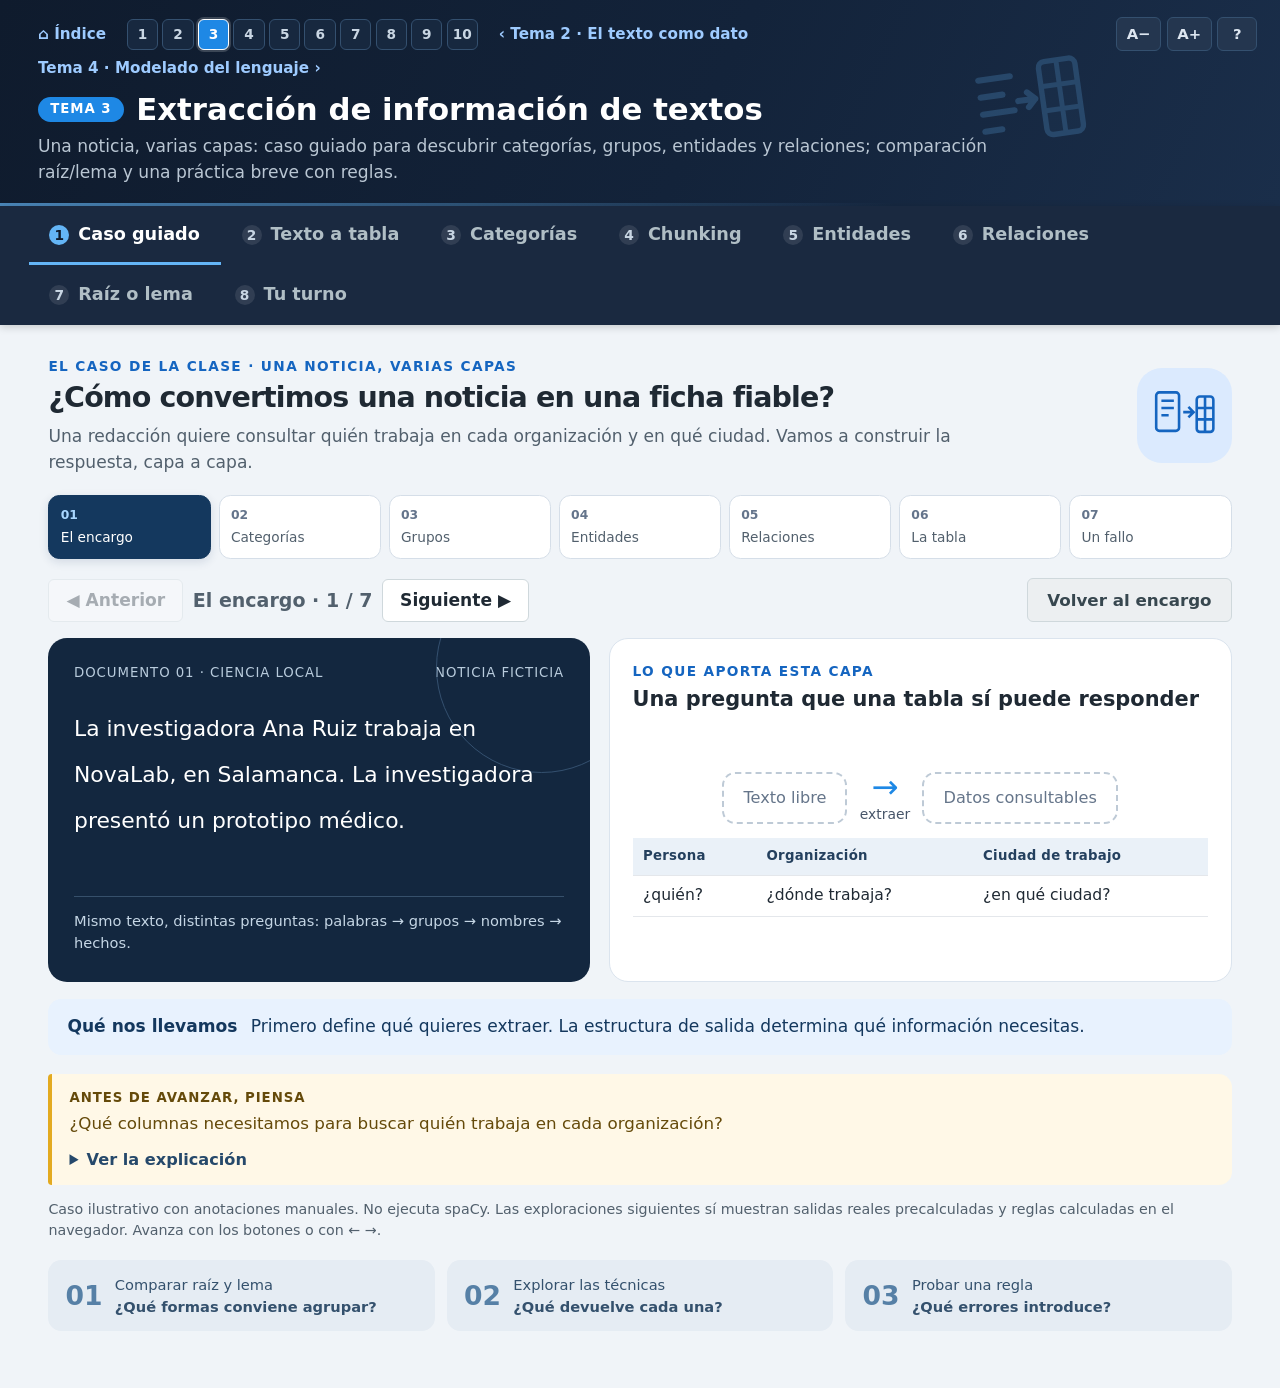
<file: 03_extraccion_informacion.html>
<!DOCTYPE html>
<html lang="es-ES">
<head>
<meta charset="UTF-8">
<meta name="viewport" content="width=device-width, initial-scale=1.0">
<title>Tema 3 · Extracción de información de textos — Procesamiento del Lenguaje Natural</title>
<style>
  :root {
    --ink: #1F2933; --ink2: #52606D; --muted: #9AA5B1; --line: #E4E7EB; --soft: #F5F7FA;
    --dark: #0F1B2D; --unir: #219BC3;
    --texto: #1E88E5; --estad: #00897B; --neuronal: #8E24AA; --aplic: #F57C00; --gris: #9AA5B1;
    --texto-l: #E3F2FD; --estad-l: #E0F2F1; --neuronal-l: #F3E5F5; --aplic-l: #FFF3E0;
    --ok: #2E7D32; --ok-l: #E8F5E9; --bad: #C62828; --bad-l: #FFEBEE; --warn: #8D6E00; --warn-l: #FFF8E1;
  }
  * { box-sizing: border-box; margin: 0; padding: 0; }
  body { font-family: system-ui, -apple-system, "Segoe UI", Roboto, Arial, sans-serif; background: #F0F4F8; color: var(--ink); line-height: 1.5; }
  a { color: #1565C0; }
  .header { background: var(--dark); color: #fff; padding: 1.6rem 2rem 1.2rem; }
  .header h1 { font-size: 1.6rem; margin-bottom: .25rem; }
  .header p { color: #B0BEC5; font-size: .95rem; }
  .header a { color: #8AB4F8; }
  .tabs { display: flex; flex-wrap: wrap; background: #1A2940; padding: 0 1.5rem; }
  .tab { background: none; border: none; border-bottom: 3px solid transparent; color: #B0BEC5; padding: .8rem 1.1rem; font: inherit; font-weight: 600; font-size: .93rem; cursor: pointer; }
  .tab:hover, .tab:focus-visible { color: #fff; outline: none; }
  .tab[aria-selected="true"] { color: #fff; border-bottom-color: var(--unir); }
  .content { max-width: 1100px; margin: 1.6rem auto 3rem; padding: 0 1.2rem; }
  .panel { display: none; }
  .panel.active { display: block; }
  .card { background: #fff; border-radius: 12px; padding: 1.4rem 1.5rem; margin-bottom: 1.3rem; box-shadow: 0 2px 8px rgba(0,0,0,.06); }
  .card h2 { font-size: 1.25rem; margin-bottom: .6rem; }
  .card h3 { font-size: 1.05rem; margin: .8rem 0 .4rem; }
  .card p { color: #37474F; margin-bottom: .8rem; }
  .meta { display: flex; flex-wrap: wrap; gap: .5rem; margin-bottom: .9rem; }
  .tag { display: inline-block; font-size: .78rem; font-weight: 700; padding: .15rem .55rem; border-radius: 999px; background: var(--soft); color: var(--ink2); border: 1px solid var(--line); }
  .tag.real { background: var(--ok-l); color: #1B5E20; border-color: #A5D6A7; }
  .tag.pre { background: var(--texto-l); color: #0D47A1; border-color: #90CAF9; }
  .tag.illus { background: var(--warn-l); color: var(--warn); border-color: #F0D78C; }
  .info { background: var(--texto-l); border-left: 4px solid var(--texto); padding: .8rem 1rem; border-radius: 0 8px 8px 0; margin: .8rem 0; color: #0D47A1; }
  .warnbox { background: var(--warn-l); border-left: 4px solid #F0B400; padding: .7rem 1rem; border-radius: 0 8px 8px 0; margin: .6rem 0; color: #5D4600; font-size: .93rem; }
  .btn { font: inherit; font-weight: 600; font-size: .88rem; padding: .45rem 1rem; border-radius: 6px; border: 1px solid transparent; cursor: pointer; }
  .btn-blue { background: var(--texto); color: #fff; }
  .btn-blue:hover { background: #1565C0; }
  .btn-gray { background: #ECEFF1; color: #37474F; border-color: #CFD8DC; }
  .btn-gray:hover { background: #CFD8DC; }
  .btn:focus-visible, select:focus-visible, textarea:focus-visible, input:focus-visible, .seg:focus-visible { outline: 3px solid #90CAF9; outline-offset: 2px; }
  .row { display: flex; flex-wrap: wrap; gap: .6rem; align-items: center; margin: .6rem 0; }
  select, textarea, input[type=text], input[type=number] { font: inherit; padding: .45rem .6rem; border: 1px solid #CFD8DC; border-radius: 6px; background: #fff; color: var(--ink); }
  select { max-width: 100%; }
  textarea { width: 100%; min-height: 5.2rem; resize: vertical; }
  .grid2 { display: grid; grid-template-columns: repeat(auto-fit, minmax(300px, 1fr)); gap: 1rem; }
  .box { border: 1px solid var(--line); border-radius: 10px; padding: 1rem; background: var(--soft); }
  .box h3 { margin-top: 0; }
  .big { font-size: 1.8rem; font-weight: 800; color: var(--ink); }
  .small { font-size: .85rem; color: var(--ink2); }
  .stats { display: flex; flex-wrap: wrap; gap: 1.4rem; margin: .5rem 0; }
  .stats div { min-width: 110px; }
  .feedback { margin-top: .5rem; padding: .6rem .8rem; border-radius: 8px; font-size: .92rem; display: none; }
  .feedback.show { display: block; }
  .feedback.ok { background: var(--ok-l); color: #1B5E20; border: 1px solid #A5D6A7; }
  .feedback.bad { background: var(--bad-l); color: #8E1B1B; border: 1px solid #EF9A9A; }
  .feedback.neutral { background: var(--soft); color: var(--ink); border: 1px solid var(--line); }
  /* fichas de tokens */
  .tokens { display: flex; flex-wrap: wrap; gap: .35rem; margin: .7rem 0; max-height: 22rem; overflow-y: auto; padding: .2rem; }
  .tok { padding: .2rem .5rem; border-radius: 6px; border: 1px solid #CFD8DC; background: #fff; font-size: 1rem; font-family: Menlo, Consolas, monospace; white-space: pre; }
  .tok .lab { display: block; font-size: .68rem; color: var(--ink2); line-height: 1.1; font-family: system-ui, sans-serif; }
  .tok.diff { background: var(--aplic-l); border-color: var(--aplic); border-width: 2px; }
  .tok.gone { text-decoration: line-through; color: var(--muted); background: var(--soft); border-style: dashed; }
  .tok.neg { background: var(--bad-l); border-color: var(--bad); color: #8E1B1B; }
  .tok.changed { background: var(--estad-l); border-color: var(--estad); }
  .legend { display: flex; flex-wrap: wrap; gap: 1rem; font-size: .85rem; color: var(--ink2); margin-top: .3rem; }
  .legend span { display: inline-flex; align-items: center; gap: .35rem; }
  .sw { width: 14px; height: 14px; border-radius: 3px; display: inline-block; border: 1px solid; }
  .seggroup { display: flex; flex-wrap: wrap; gap: .4rem; margin: .4rem 0 .8rem; }
  .seg { font: inherit; font-size: .9rem; padding: .35rem .85rem; border-radius: 999px; border: 1px solid #CFD8DC; background: #fff; cursor: pointer; color: var(--ink); }
  .seg[aria-pressed="true"] { background: var(--dark); color: #fff; border-color: var(--dark); }
  .seg:disabled { opacity: .45; cursor: not-allowed; }
  ol.sents { margin: .3rem 0 .3rem 1.4rem; font-size: .95rem; }
  ol.sents li { margin: .15rem 0; }
  /* morfología */
  .morf { display: flex; flex-wrap: wrap; gap: .25rem; margin: .7rem 0; align-items: stretch; }
  .mor { padding: .35rem .6rem; border-radius: 8px; font-size: 1.25rem; font-weight: 700; border: 2px solid; text-align: center; }
  .mor small { display: block; font-size: .7rem; font-weight: 600; }
  .mor.lex { background: var(--texto-l); border-color: var(--texto); color: #0D47A1; }
  .mor.gram { background: var(--estad-l); border-color: var(--estad); color: #004D40; }
  .mor.cero { background: #fff; border-style: dashed; border-color: var(--estad); color: #004D40; }
  .mor.clit { background: var(--neuronal-l); border-color: var(--neuronal); color: #4A148C; }
  .wordlist { display: flex; flex-wrap: wrap; gap: .4rem; }
  /* gráficos */
  svg text { font-family: system-ui, -apple-system, "Segoe UI", Roboto, Arial, sans-serif; }
  .chart { width: 100%; height: auto; display: block; }
  /* quiz */
  .quiz-item { border: 1px solid var(--line); border-radius: 10px; padding: .9rem 1rem; margin-bottom: .8rem; background: #fff; }
  .quiz-item .q { font-weight: 600; margin-bottom: .5rem; }
  .opts { display: flex; flex-wrap: wrap; gap: .45rem; }
  .opt { font: inherit; font-size: .88rem; padding: .35rem .8rem; border-radius: 999px; border: 1px solid #CFD8DC; background: #fff; cursor: pointer; color: var(--ink); }
  .opt:hover { background: var(--soft); }
  .opt.sel-ok { background: var(--ok-l); border-color: var(--ok); }
  .opt.sel-bad { background: var(--bad-l); border-color: var(--bad); }
  .score { font-weight: 700; color: var(--ink); }
  table { border-collapse: collapse; width: 100%; font-size: .92rem; }
  th, td { text-align: left; padding: .45rem .55rem; border-bottom: 1px solid var(--line); vertical-align: top; }
  th { background: var(--dark); color: #fff; font-weight: 600; }
  td.num { text-align: right; font-variant-numeric: tabular-nums; }
  code, .mono { font-family: Menlo, Consolas, monospace; font-size: .9em; }
  .checks { display: flex; flex-direction: column; gap: .35rem; margin: .5rem 0; }
  .checks label { display: flex; gap: .5rem; align-items: baseline; cursor: pointer; }
  .checks .sub { margin-left: 1.7rem; font-size: .9rem; color: var(--ink2); }
  footer { max-width: 1100px; margin: 0 auto 2rem; padding: 0 1.2rem; font-size: .82rem; color: var(--ink2); }
  @media (max-width: 640px) { .header { padding: 1.2rem; } .tab { padding: .7rem .7rem; font-size: .85rem; } }
</style>
<style>
  .ent { padding: .05rem .3rem; border-radius: 5px; border: 2px solid; margin: 0 .05rem; }
  .ent small { font-size: .65rem; font-weight: 700; margin-left: .25rem; vertical-align: super; }
  .ent.PER { background: #E3F2FD; border-color: #1E88E5; }
  .ent.LOC { background: #E0F2F1; border-color: #00897B; }
  .ent.ORG { background: #F3E5F5; border-color: #8E24AA; }
  .ent.MISC { background: #FFF3E0; border-color: #F57C00; }
  .ent.ENFERMEDAD, .ent.SÍNTOMA, .ent.FÁRMACO, .ent.PRUEBA { background: #FFF8E1; border-color: #8D6E00; }
  .ent.neg { text-decoration: line-through; background: #FFEBEE; border-color: #C62828; }
  .chunk { border: 2px solid var(--estad); background: var(--estad-l); border-radius: 6px; padding: .05rem .25rem; margin: 0 .05rem; }
  .chunk small { color: #004D40; font-weight: 700; font-size: .65rem; vertical-align: super; }
  .flow { line-height: 2.3; font-size: 1.05rem; }
  .steps { display: flex; flex-wrap: wrap; gap: .4rem; margin: .6rem 0; }
  table.tags td, table.tags th { font-family: Menlo, Consolas, monospace; font-size: .86rem; padding: .25rem .45rem; }
  table.tags { display: block; overflow-x: auto; }
  table.tags td, table.tags th { white-space: nowrap; }
  .err { color: var(--bad); font-weight: 700; }
  .okc { color: var(--ok); font-weight: 700; }
  .rule { font-family: Menlo, Consolas, monospace; width: 100%; }
  /* modo clase */
  .salidas { display: grid; grid-template-columns: repeat(5, minmax(0, 1fr)); gap: .8rem; }
  .salida { border-radius: 12px; border-top: 6px solid; background: var(--soft); padding: .8rem; }
  .salida .o { font-family: Menlo, Consolas, monospace; font-size: .95rem; background: #fff; border: 1px solid var(--line); border-radius: 8px; padding: .5rem; min-height: 4.2rem; }
  .salida .t { display: inline-block; margin-top: .6rem; font-weight: 800; color: #fff; padding: .1rem .7rem; border-radius: 999px; }
  .oculto .t, .oculto .cat, .oculto .spc { visibility: hidden; }
  .pares { display: grid; grid-template-columns: repeat(2, minmax(0, 1fr)); gap: 1rem; }
  .par { border: 1px solid var(--line); border-radius: 12px; padding: .9rem 1rem; background: #fff; cursor: pointer; }
  .par .fr { font-size: 1.3rem; line-height: 2.8; }
  .par .w { position: relative; display: inline-block; background: #FFE082; border-radius: 4px; padding: 0 .2rem; font-weight: 800; line-height: 1.4; }
  .par .cat { position: absolute; left: 50%; transform: translateX(-50%); top: 1.75rem; font-size: .72rem; font-weight: 800; color: #fff; padding: 0 .4rem; border-radius: 999px; white-space: nowrap; line-height: 1.5; }
  .par .spc { font-size: .85rem; margin-top: .3rem; }
  .cadena { overflow-x: auto; }
  .cadena table { border-collapse: separate; border-spacing: 3px; width: auto; font-size: .82rem; }
  .cadena th { background: none; color: var(--ink); text-align: right; white-space: nowrap; font-size: .85rem; padding: .2rem .5rem; }
  .cadena thead th { text-align: center; font-size: 1rem; font-family: system-ui, sans-serif; }
  .cadena thead th.nueva { text-decoration: underline dashed var(--aplic); text-underline-offset: 4px; }
  .cadena td { font-family: Menlo, Consolas, monospace; text-align: center; padding: .3rem .35rem; border-radius: 5px; border: none; }
  .cadena td.ok { background: var(--ok-l); color: #1B5E20; }
  .cadena td.mal { background: var(--bad-l); color: #8E1B1B; font-weight: 700; }
  .cadena td.nada { background: #ECEFF1; color: var(--muted); }
  .cadena td.gold { background: var(--dark); color: #fff; }
  .cadena td.n { background: none; font-family: system-ui, sans-serif; font-weight: 800; text-align: left; white-space: nowrap; }
  .cadena tr[hidden] { display: none; }
  .arbol { width: 100%; height: auto; display: block; margin: .4rem 0 .8rem; }
  .ciclo { display: grid; grid-template-columns: repeat(4, minmax(0, 1fr)); gap: 1.4rem; margin: .8rem 0; }
  .ciclo div { border: 2px solid var(--line); border-radius: 12px; padding: .7rem .8rem; background: #fff; position: relative; }
  .ciclo div b { display: block; font-size: 1rem; }
  .ciclo div.on { border-color: var(--estad); background: var(--estad-l); box-shadow: 0 0 0 3px #B2DFDB; }
  .ciclo div:not(:last-child)::after { content: "▶"; position: absolute; right: -1.15rem; top: 40%; color: var(--muted); }
  .ciclo-vuelta { text-align: center; color: var(--ink2); font-size: .85rem; margin-top: -.4rem; }
  .snow-det { font-size: 1.15rem; padding: .8rem 1rem; border-radius: 10px; background: var(--soft); border: 1px solid var(--line); margin-top: .5rem; }
  .chipg { display: inline-block; padding: .15rem .55rem; border-radius: 6px; margin: .15rem; font-size: 1.05rem; border: 2px solid; font-weight: 700; background: #fff; }
  .grupoc { display: inline-block; border: 2px solid var(--line); border-radius: 10px; padding: .4rem .6rem; margin: .3rem; background: #fff; vertical-align: top; }
  .grupoc .cab { font-family: Menlo, Consolas, monospace; font-weight: 800; }
  @media (max-width: 900px) { .salidas, .pares, .ciclo { grid-template-columns: 1fr; } }
</style>
<link rel="icon" href="comun/icono.svg" type="image/svg+xml">
<link rel="stylesheet" href="comun/clase.css">
<link rel="stylesheet" href="03_extraccion_informacion_clase.css">
</head>
<body class="bloque-texto">

<header class="header">
  <nav class="migas" aria-label="Navegación entre temas"><a class="inicio" href="index.html">⌂ Índice</a><span class="chips"><a href="01_introduccion.html" style="--c:#1E88E5" title="Tema 1 · Introducción">1</a><a href="02_texto_como_dato.html" style="--c:#1E88E5" title="Tema 2 · El texto como dato">2</a><a href="03_extraccion_informacion.html" style="--c:#1E88E5" title="Tema 3 · Extracción de información" aria-current="page">3</a><a href="04_modelado_lenguaje.html" style="--c:#00897B" title="Tema 4 · Modelado del lenguaje">4</a><a href="05_modelado_neuronal.html" style="--c:#8E24AA" title="Tema 5 · Modelado neuronal (I)">5</a><a href="06_topicos.html" style="--c:#00897B" title="Tema 6 · Tópicos">6</a><a href="07_sentimientos.html" style="--c:#E65100" title="Tema 7 · Sentimientos">7</a><a href="08_modelado_neuronal_ii.html" style="--c:#8E24AA" title="Tema 8 · Modelado neuronal (II)">8</a><a href="09_aplicaciones.html" style="--c:#E65100" title="Tema 9 · Aplicaciones">9</a><a href="10_visualizacion.html" style="--c:#E65100" title="Tema 10 · Visualización">10</a></span><a class="ant" href="02_texto_como_dato.html">‹ Tema 2 · El texto como dato</a><a class="sig" href="04_modelado_lenguaje.html">Tema 4 · Modelado del lenguaje ›</a></nav>
  <h1><span class="num-tema">TEMA 3</span>Extracción de información de textos</h1>
  <p>Una noticia, varias capas: caso guiado para descubrir categorías, grupos, entidades y relaciones; comparación raíz/lema y una práctica breve con reglas.</p>
  <div class="header-glifo"><svg viewBox="0 0 48 48" aria-hidden="true" focusable="false"><path d="M4 12h13M4 19h9M4 26h13M4 33h7" fill="none" stroke="currentColor" stroke-width="2.5" stroke-linecap="round" stroke-linejoin="round"/><path d="M19 22.5h7m-3-3 3 3-3 3" fill="none" stroke="currentColor" stroke-width="2.5" stroke-linecap="round" stroke-linejoin="round"/><rect x="29" y="8" width="15" height="30" rx="2.5" fill="currentColor" fill-opacity=".14" stroke="currentColor" stroke-width="2.2"/><path d="M29 18h15M29 28h15M36.5 8v30" fill="none" stroke="currentColor" stroke-width="2"/></svg></div>
</header>

<div class="tabs" role="tablist" aria-label="Secciones de la demo">
  <button class="tab" role="tab" id="t-caso" aria-controls="p-caso" aria-selected="true"><span class="tab-n">1</span> Caso guiado</button>
  <button class="tab" role="tab" id="t-flujo" aria-controls="p-flujo" aria-selected="false" tabindex="-1"><span class="tab-n">2</span> Texto a tabla</button>
  <button class="tab" role="tab" id="t-pos" aria-controls="p-pos" aria-selected="false" tabindex="-1"><span class="tab-n">3</span> Categorías</button>
  <button class="tab" role="tab" id="t-chunk" aria-controls="p-chunk" aria-selected="false" tabindex="-1"><span class="tab-n">4</span> Chunking</button>
  <button class="tab" role="tab" id="t-ner" aria-controls="p-ner" aria-selected="false" tabindex="-1"><span class="tab-n">5</span> Entidades</button>
  <button class="tab" role="tab" id="t-rel" aria-controls="p-rel" aria-selected="false" tabindex="-1"><span class="tab-n">6</span> Relaciones</button>
  <button class="tab" role="tab" id="t-raiz" aria-controls="p-raiz" aria-selected="false" tabindex="-1"><span class="tab-n">7</span> Raíz o lema</button>
  <button class="tab" role="tab" id="t-practica" aria-controls="p-practica" aria-selected="false" tabindex="-1"><span class="tab-n">8</span> Tu turno</button>
</div>

<div class="content">

<section class="panel active" id="p-caso" role="tabpanel" aria-labelledby="t-caso">
  <div class="aula-portada">
    <div>
      <div class="aula-ceja">El caso de la clase · una noticia, varias capas</div>
      <h2>¿Cómo convertimos una noticia en una ficha fiable?</h2>
      <p>Una redacción quiere consultar quién trabaja en cada organización y en qué ciudad. Vamos a construir la respuesta, capa a capa.</p>
    </div>
    <div class="aula-sello" aria-hidden="true"><svg viewBox="0 0 64 64" fill="none" stroke="currentColor" stroke-width="2.5"><rect x="5" y="10" width="22" height="37" rx="3"/><path d="M10 18h12M10 25h12M10 32h7M31 29h9m-4-5 5 5-5 5"/><rect x="44" y="14" width="16" height="34" rx="3"/><path d="M44 25h16M44 36h16M52 14v34"/></svg></div>
  </div>
  <div class="aula-ruta" id="casoRuta" role="group" aria-label="Capas del caso guiado"></div>
  <div class="aula-pasos"><div id="casoPasos"></div><button type="button" class="btn btn-gray" id="casoReiniciar">Volver al encargo</button></div>
  <div class="aula-escena">
    <article class="aula-fuente">
      <div class="aula-documento"><span>Documento 01 · Ciencia local</span><span>Noticia ficticia</span></div>
      <div id="casoNoticia" class="aula-noticia"></div>
      <div class="aula-pie-fuente">Mismo texto, distintas preguntas: palabras → grupos → nombres → hechos.</div>
    </article>
    <article class="aula-salida">
      <div class="aula-ceja">Lo que aporta esta capa</div>
      <h3 id="casoTit"></h3>
      <div class="aula-dibujo" id="casoDibujo" aria-live="polite"></div>
      <div id="casoFalloZona" hidden><label class="aula-toggle"><input type="checkbox" id="casoFallo"> Provocar un fallo: el NER omite NovaLab</label></div>
    </article>
  </div>
  <div class="aula-idea"><strong>Qué nos llevamos</strong><span id="casoIdea"></span></div>
  <div class="aula-pregunta"><b>Antes de avanzar, piensa</b><span id="casoPregunta"></span>
    <details class="aula-respuesta" id="casoDetalle"><summary>Ver la explicación</summary><p id="casoRespuesta"></p></details>
  </div>
  <p class="aula-nota" style="margin-top:.7rem">Caso ilustrativo con anotaciones manuales. No ejecuta spaCy. Las exploraciones siguientes sí muestran salidas reales precalculadas y reglas calculadas en el navegador. Avanza con los botones o con ← →.</p>
  <div class="aula-objetivos" aria-label="Continúa la clase">
    <a href="#raiz" data-aula-tab="raiz"><b>01</b><span>Comparar raíz y lema<br><strong>¿Qué formas conviene agrupar?</strong></span></a>
    <a href="#pos" data-aula-tab="pos"><b>02</b><span>Explorar las técnicas<br><strong>¿Qué devuelve cada una?</strong></span></a>
    <a href="#practica" data-aula-tab="practica"><b>03</b><span>Probar una regla<br><strong>¿Qué errores introduce?</strong></span></a>
  </div>
</section>

<!-- =============================================================== 1 -->
<section class="panel" id="p-flujo" role="tabpanel" aria-labelledby="t-flujo" hidden>
  <div class="card">
    <h2>De un texto a información estructurada, paso a paso</h2>
    <div class="meta"><span class="tag pre">Salidas reales de spaCy, precalculadas</span><span class="tag real">Relaciones con patrones: en el navegador</span></div>
    <div class="row"><label for="fluSel">Texto</label><select id="fluSel"></select></div>
    <p class="box" id="fluText"></p>
    <div class="steps" id="fluSteps" role="group" aria-label="Pasos"></div>
    <div id="fluPasos"></div>
    <div id="fluOut" aria-live="polite"></div>
  </div>
  <div class="card">
    <h2>Cinco salidas, cinco tareas</h2>
    <div class="meta"><span class="tag illus">Ejemplos ficticios</span></div>
    <p>Las mismas frases, «Gandalf viajó a Hobbiton» y «El viajero intrépido comió un postre delicioso», según la tarea que se les aplique.</p>
    <div class="row" id="tareaCtrl"></div>
    <div class="salidas" id="tareaOut"></div>
  </div>
</section>

<!-- =============================================================== 2 -->
<section class="panel" id="p-pos" role="tabpanel" aria-labelledby="t-pos" hidden>
  <div class="card">
    <h2>La misma palabra, distinta categoría</h2>
    <div class="meta"><span class="tag pre">Respuesta de spaCy precalculada</span></div>
    <p>La misma forma con dos categorías (etiquetas UD). Debajo, lo que ha respondido spaCy: no siempre acierta.</p>
    <div class="row" id="ambCtrl"></div>
    <div class="pares" id="ambOut"></div>
  </div>
  <div class="card">
    <h2>Dos juegos de etiquetas para la misma frase</h2>
    <div class="meta"><span class="tag pre">UD: spaCy · EAGLES: etiquetador de n-gramas entrenado con CESS-ESP</span></div>
    <p>Las etiquetas del Penn Treebank están pensadas para el inglés. Para el español hay dos sistemas habituales: <b>UD</b> (categoría universal, la que da spaCy) y <b>EAGLES</b> (categoría, tipo, género, número, persona… en un código, la de CESS-ESP).</p>
    <div class="row"><label for="tagSel">Frase</label><select id="tagSel"></select></div>
    <div id="tagOut"></div>
  </div>
  <div class="card">
    <h2>La misma frase, seis etiquetadores (EAGLES)</h2>
    <div class="meta"><span class="tag pre">Salidas reales de NLTK 3.10.3 entrenado con CESS-ESP (90 % / 10 %), frase de prueba</span></div>
    <p>Arriba, la etiqueta correcta; cada fila, un etiquetador. Verde, acierta; rojo, falla; gris, no sabe (no devuelve nada). Las palabras subrayadas no aparecían en el entrenamiento. Avanza fila a fila para construir la cadena con respaldo.</p>
    <div class="row"><label for="cadSel">Frase</label><select id="cadSel"></select></div>
    <div id="cadPasos"></div>
    <div class="cadena" id="cadOut"></div>
    <div class="info" id="cadMsg"></div>
    <p class="small">EAGLES: n = nombre, v = verbo (vm principal, vs ser, va haber), a = adjetivo, d = determinante, s = preposición, c = conjunción, p = pronombre, r = adverbio, F = puntuación.</p>
  </div>
  <div class="card">
    <h2>¿Cuánto acierta cada etiquetador?</h2>
    <div class="meta"><span class="tag pre">Entrenados y evaluados con CESS-ESP (90 % / 10 %)</span></div>
    <svg id="accChart" class="chart" viewBox="0 0 900 330" role="img" aria-label="Exactitud de los etiquetadores"></svg>
    <h3>Prueba el etiquetador de reglas morfológicas</h3>
    <p class="small">Reglas basadas en terminaciones: -ar/-er/-ir, -mente, -ción… Observa qué palabras etiqueta mal: «mar», «lugar», «tos»…</p>
    <input type="text" id="rxIn" style="width:100%" value="Amar y respetar la vida en el mar es rápidamente una obligación de los lugares">
    <div class="tokens" id="rxOut"></div>
  </div>
</section>

<!-- =============================================================== 3 -->
<section class="panel" id="p-chunk" role="tabpanel" aria-labelledby="t-chunk" hidden>
  <div class="card">
    <h2>Agrupar en sintagmas con una regla</h2>
    <div class="meta"><span class="tag real">Regla aplicada en el navegador</span><span class="tag pre">Etiquetas UD de spaCy precalculadas</span></div>
    <div class="row"><label for="chSel">Frase</label><select id="chSel"></select></div>
    <div class="seggroup" id="chRule" role="group" aria-label="Regla"></div>
    <input type="text" id="chCustom" class="rule" aria-label="Regla personalizada" value="SN: {<DET>?<NOUN|PROPN><ADJ>*}">
    <p class="small" id="chErr"></p>
    <h3>Resultado de la regla</h3>
    <div class="flow box" id="chOut"></div>
    <svg id="chArbol" class="arbol" role="img" aria-label="Árbol de los grupos encontrados"></svg>
    <table class="tags" id="chIob"></table>
    <h3>Grupos nominales de spaCy (analizador sintáctico)</h3>
    <div class="flow box" id="chSpacy"></div>
    <p class="small">Observa la regla con orden inglés (<code>&lt;DET&gt;?&lt;ADJ&gt;*&lt;NOUN&gt;</code>): en español los adjetivos suelen ir detrás del nombre y se quedan fuera. Y en «He comido…», «He» es el verbo auxiliar <i>haber</i>, no un pronombre: no forma sintagma nominal.</p>
  </div>
  <div class="card">
    <h2>Chinking: quitar lo que no es del grupo</h2>
    <div class="meta"><span class="tag real">Calculado en el navegador con las etiquetas de spaCy</span></div>
    <p>Al revés que la regla de arriba: se empieza con <b>toda la frase como un único trozo</b> y se sacan («chink») los verbos, preposiciones, conjunciones y signos. Lo que queda forma los grupos.</p>
    <pre class="box mono" style="font-size:1rem">SN:
  {&lt;.*&gt;+}                                   # todo es un trozo
  }&lt;VERB|AUX|ADP|CCONJ|SCONJ|PUNCT&gt;+{       # se sacan verbos, preposiciones, conjunciones y signos</pre>
    <div class="row"><label for="chiSel">Frase</label><select id="chiSel"></select></div>
    <svg id="chiArbol" class="arbol" role="img" aria-label="Árbol tras el chinking"></svg>
  </div>
</section>

<!-- =============================================================== 4 -->
<section class="panel" id="p-ner" role="tabpanel" aria-labelledby="t-ner" hidden>
  <div class="card">
    <h2>Entidades nombradas generales</h2>
    <div class="meta"><span class="tag pre">spaCy es_core_news_sm: PER, LOC, ORG, MISC</span><span class="tag real">BIO y BIOES calculados en el navegador</span></div>
    <div class="row"><label for="nerSel">Texto</label><select id="nerSel"></select>
      <span class="seggroup" id="nerCod" role="group" aria-label="Codificación" style="display:inline-flex;margin:0"></span></div>
    <div class="flow box" id="nerOut"></div>
    <table class="tags" id="nerTags"></table>
    <p class="small">Este modelo español distingue PER, ORG, LOC y MISC. Las categorías disponibles dependen del modelo y del corpus de entrenamiento.</p>
  </div>
  <div class="card">
    <h2>Lo que declara el modelo y lo que mide otro corpus</h2>
    <div class="meta"><span class="tag pre">Evaluación real con CoNLL-2002 (esp.testb)</span></div>
    <svg id="nerChart" class="chart" viewBox="0 0 900 320" role="img" aria-label="Precisión, exhaustividad y F1 por tipo"></svg>
  </div>
  <div class="card">
    <h2>Entidades generales frente a clínicas</h2>
    <div class="meta"><span class="tag real">Glosario y negación: en el navegador</span><span class="tag illus">Reglas didácticas, no un sistema clínico validado</span></div>
    <p>Un modelo general entrenado con noticias y Wikipedia no sabe qué es «IC» o «DM»: los etiqueta como organizaciones. Un sistema clínico necesita <b>otros tipos</b> (enfermedad, síntoma, fármaco, prueba) y saber si cada hallazgo está <b>negado</b>.</p>
    <textarea id="cliIn" aria-label="Notas clínicas"></textarea>
    <div class="grid2">
      <div class="box"><h3>spaCy (modelo general) · texto original</h3><div class="flow" id="cliSpacy"></div></div>
      <div class="box"><h3>Reglas para entidades clínicas</h3><div id="cliOut"></div></div>
    </div>
  </div>
</section>

<!-- =============================================================== 5 -->
<section class="panel" id="p-rel" role="tabpanel" aria-labelledby="t-rel" hidden>
  <div class="card">
    <h2>Relaciones con patrones: (X, relación, Y)</h2>
    <div class="meta"><span class="tag real">Patrones aplicados en el navegador</span><span class="tag pre">Entidades de spaCy precalculadas</span></div>
    <div class="checks" id="relPat"></div>
    <div class="grid2">
      <div class="box"><h3>Entidades detectadas</h3><div class="flow" id="relEnts"></div></div>
      <div class="box"><h3>Relaciones extraídas</h3><table id="relTab"><thead><tr><th>X</th><th>Relación</th><th>Y</th></tr></thead><tbody></tbody></table></div>
    </div>
    <h3>Las relaciones como grafo</h3>
    <svg id="relGrafo" class="arbol" role="img" aria-label="Grafo de personas y lugares unidos por sus relaciones"></svg>
    <div class="warnbox" id="relWarn"></div>
  </div>
  <div class="card">
    <h2>Snowball: aprender patrones a partir de semillas</h2>
    <div class="meta"><span class="tag">Agichtein y Gravano, 2000</span><span class="tag illus">Ilustración: no ejecuta el algoritmo completo</span></div>
    <p>Partimos de una tupla semilla y buscamos el texto que separa sus dos entidades. Ese texto se convierte en patrón y se aplica al resto, y las tuplas nuevas sirven de semilla en la vuelta siguiente. ¿Qué pasa si la semilla es errónea?</p>
    <div class="seggroup" id="snowSeed" role="group" aria-label="Semilla"></div>
    <div class="ciclo" id="snowCiclo"></div>
    <div class="ciclo-vuelta">↺ las tuplas nuevas vuelven a ser semillas</div>
    <div id="snowPasos"></div>
    <div class="snow-det" id="snowOut"></div>
    <p class="small" id="snowCorpus"></p>
    <p class="small">No confundir con el stemmer Snowball: comparten nombre, no algoritmo.</p>
  </div>
</section>

<!-- =============================================================== 6 -->
<section class="panel" id="p-raiz" role="tabpanel" aria-labelledby="t-raiz" hidden>
  <div class="card">
    <div class="aula-ceja">El problema práctico de la clase</div>
    <h2>Antes de medir: ¿qué significa agrupar bien?</h2>
    <p>Queremos que una búsqueda reúna las formas de un verbo sin mezclar palabras distintas. Una clave breve no tiene por qué ser una palabra del diccionario.</p>
    <div class="aula-intuicion">
      <div><h3>Raíz · recortar con reglas</h3><div class="aula-formas">comer · comiendo → <strong>com</strong></div><p>Snowball aplica reglas de sufijos. La clave sirve para agrupar; no representa necesariamente una raíz lingüística exacta.</p></div>
      <div><h3>Lema · recuperar la forma de diccionario</h3><div class="aula-formas">fui al médico → <strong>ir</strong><br>fui feliz → <strong>ser</strong></div><p>El análisis necesita contexto. Estas son las referencias correctas; un lematizador puede equivocarse.</p></div>
    </div>
    <div class="aula-pregunta"><b>Predice antes de cambiar el método</b>Si mezclamos dos lemas distintos en un grupo, ¿qué baja? Si separamos formas del mismo lema, ¿qué perdemos?</div>
    <p class="small" style="margin-top:.7rem">La tabla siguiente compara pares de formas con una referencia manual. Unir pares incorrectos reduce la precisión; dejar pares correctos sin unir reduce la exhaustividad.</p>
  </div>
  <div class="card">
    <h2>¿Agrupa bien? Precisión y exhaustividad por pares</h2>
    <div class="meta"><span class="tag real">Cálculo en el navegador</span><span class="tag pre">Raíces de NLTK y lemas de spaCy precalculados</span></div>
    <p>Dos formas forman un <b>par</b> si un método les da la misma clave. Comparamos los pares de cada método con los de la referencia (lema correcto).</p>
    <div class="seggroup" id="parMet" role="group" aria-label="Método"></div>
    <div class="grid2">
      <div><table id="parTab"><thead><tr><th>Forma</th><th>Lema correcto</th><th>Clave del método</th></tr></thead><tbody></tbody></table></div>
      <div><div class="stats" id="parStats"></div><p class="small">Cada caja es una clave del método; el color, el lema correcto. Dos colores en una caja = pares mal unidos; un color repartido en varias cajas = pares perdidos.</p><div id="parGroups"></div></div>
    </div>
  </div>
  <div class="card">
    <h2>Resultados con datos reales</h2>
    <div class="meta"><span class="tag pre">Resultados precalculados</span></div>
    <svg id="raizChart" class="chart" viewBox="0 0 900 330" role="img" aria-label="Raíz frente a lema en cinco medidas"></svg>
    <details><summary class="small">Ver las cifras en una tabla</summary><div id="raizRes"></div></details>
  </div>
</section>

<section class="panel" id="p-practica" role="tabpanel" aria-labelledby="t-practica" hidden>
  <div class="aula-portada"><div><div class="aula-ceja">Tu turno · práctica breve, sin calificación</div><h2>¿La regla encuentra un hecho o se lo inventa?</h2><p>Predice la salida, cambia una regla y contrástala con la referencia. No hace falta programar para discutir qué ha fallado.</p></div></div>
  <div class="card aula-practica">
    <div class="row"><label for="practicaCaso">Texto de prueba</label><select id="practicaCaso"></select><label for="practicaRegla">Regla de extracción</label><select id="practicaRegla"><option value="juntas">1 · Solo coocurrencia</option><option value="literal">2 · Patrón literal</option><option value="negacion">3 · Patrón + negación</option></select></div>
    <div class="aula-caso-mini" id="practicaTexto"></div>
    <div class="aula-escena">
      <div class="aula-salida"><div class="aula-ceja">Regla que sí se ejecuta</div><h3>¿Qué añadirá a la base de datos?</h3><p class="aula-regla" id="practicaReglaTexto"></p><div class="aula-celda" id="practicaSalida" aria-live="polite"></div></div>
      <div class="aula-salida"><div class="aula-ceja">Discusión en clase</div><h3>Antes de ver la referencia</h3><p>1. ¿El texto afirma una relación laboral?<br>2. ¿La regla tiene en cuenta la negación?<br>3. ¿Reconoce otras formas de decirlo?</p><button type="button" class="btn-pregunta" id="practicaSolucion" aria-pressed="false">Mostrar referencia y evaluación</button></div>
    </div>
    <div id="practicaReferencia" hidden>
      <h3 style="margin-top:1.2rem">La referencia de este caso</h3><div class="aula-celda"><span class="aula-estado" id="practicaEstado"></span><p id="practicaGold" style="margin:.6rem 0"></p><p class="small" id="practicaMotivo"></p></div>
      <h3>Qué pasa con la misma regla en los seis textos</h3><div class="aula-mini-metricas" id="practicaMetricas" aria-live="polite"></div>
      <details class="aula-bateria"><summary>Ver los seis casos y sus errores</summary><div id="practicaBateria"></div></details>
      <div class="aula-idea"><strong>Para discutir</strong><span>Evitar falsos positivos puede dejar hechos sin recuperar. Mejorar una regla exige revisar precisión y cobertura con más ejemplos.</span></div>
    </div>
    <p class="aula-nota" style="margin-top:1rem">Seis textos ficticios con entidades y referencia anotadas a mano. Reglas de coincidencia calculadas en el navegador. Es una comparación didáctica; no es la evaluación de un modelo ni un sistema general de negación.</p>
  </div>
</section>
</div>


<script src="03_extraccion_informacion_lib.js"></script>
<script src="03_extraccion_informacion_datos.js"></script>
<script src="03_extraccion_informacion_cadena.js"></script>
<script src="comun/clase.js"></script>
<script>
"use strict";
const L = window.LIB03, D = window.DATOS03;
const pct = x => (100 * x).toFixed(1).replace(".", ",") + " %";
const dec = x => x.toFixed(2).replace(".", ",");

// ---------------------------------------------------------------- pestañas
const tabs = [...document.querySelectorAll(".tab")];
function selectTab(tab) {
  tabs.forEach(t => {
    const on = t === tab;
    t.setAttribute("aria-selected", on);
    t.tabIndex = on ? 0 : -1;
    const p = document.getElementById(t.getAttribute("aria-controls"));
    p.hidden = !on; p.classList.toggle("active", on);
  });
  history.replaceState(null, "", "#" + tab.id.slice(2));
}
tabs.forEach((t, i) => {
  t.addEventListener("click", () => selectTab(t));
  t.addEventListener("keydown", e => {
    if (e.key === "ArrowRight" || e.key === "ArrowLeft") {
      const n = tabs[(i + (e.key === "ArrowRight" ? 1 : tabs.length - 1)) % tabs.length];
      selectTab(n); n.focus();
    }
  });
});
const initial = tabs.find(t => "#" + t.id.slice(2) === location.hash);
if (initial) selectTab(initial);

const esc = Clase.esc;
function el(tag, attrs = {}, ...kids) {
  const e = document.createElement(tag);
  for (const [k, v] of Object.entries(attrs)) {
    if (k === "class") e.className = v;
    else if (k === "html") e.innerHTML = v;
    else if (k.startsWith("on")) e.addEventListener(k.slice(2), v);
    else e.setAttribute(k, v);
  }
  kids.flat().forEach(k => e.append(k instanceof Node ? k : document.createTextNode(k)));
  return e;
}
function svgEl(tag, attrs = {}, text) {
  const e = document.createElementNS("http://www.w3.org/2000/svg", tag);
  for (const [k, v] of Object.entries(attrs)) e.setAttribute(k, v);
  if (text !== undefined) e.textContent = text;
  return e;
}
function segmented(container, options, initialValue, onChange) {
  container.innerHTML = "";
  const btns = options.map(([value, label]) => {
    const b = el("button", {class: "seg", type: "button", "aria-pressed": value === initialValue}, label);
    b.dataset.value = value;
    b.addEventListener("click", () => { btns.forEach(x => x.setAttribute("aria-pressed", x === b)); onChange(value); });
    container.append(b);
    return b;
  });
}
function buildQuiz(container, items, scoreEl, label) {
  const answered = new Map();
  container.innerHTML = "";
  items.forEach((it, idx) => {
    const fb = el("div", {class: "feedback"});
    const opts = el("div", {class: "opts", role: "group", "aria-label": "Opciones"});
    it.o.forEach(o => {
      const b = el("button", {class: "opt", type: "button"}, o);
      b.addEventListener("click", () => {
        [...opts.children].forEach(c => c.classList.remove("sel-ok", "sel-bad"));
        const ok = it.a.includes(o);
        b.classList.add(ok ? "sel-ok" : "sel-bad");
        fb.className = "feedback show " + (ok ? "ok" : "bad");
        fb.textContent = (ok ? "✓ " : "✗ Respuesta correcta: " + it.a.join(" o ") + ". ") + it.e;
        answered.set(idx, ok);
        scoreEl.textContent = label + [...answered.values()].filter(Boolean).length + " de " + items.length;
      });
      opts.append(b);
    });
    const q = el("div", {class: "q"});
    q.append(...(it.qNodes || [it.q]));
    container.append(el("div", {class: "quiz-item"}, q, opts, fb));
  });
}
const ej = id => D.ejemplos.find(e => e.id === id);
const spanTxt = (e, s) => L.textoSpan(e.tokens, s[0], s[1]);
function fillSelect(sel, ids) {
  ids.forEach(id => { const e = ej(id); sel.append(el("option", {value: id}, e.titulo)); });
}
// Texto con tramos marcados: spans [[ini, fin, etiqueta, clase]]
function marcar(e, spans, cls) {
  const box = document.createDocumentFragment();
  const ini = new Map(spans.map(s => [s[0], s]));
  for (let i = 0; i < e.tokens.length; i++) {
    const s = ini.get(i);
    if (s) {
      const node = el("span", {class: cls(s)}, spanTxt(e, s), el("small", {}, s[2] || ""));
      box.append(node, e.tokens[s[1] - 1].ws);
      i = s[1] - 1;
    } else box.append(e.tokens[i].t + e.tokens[i].ws);
  }
  return box;
}
function barChart(svg, cats, series, colors, names, ref) {
  svg.innerHTML = "";
  const W = 900, H = 280, x0 = 40, top = 40, gw = (W - x0) / cats.length, bw = Math.min(46, gw / (series.length + 1));
  names.forEach((n, k) => { svg.append(svgEl("rect", {x: x0 + k * 170, y: 6, width: 14, height: 14, fill: colors[k]}));
    svg.append(svgEl("text", {x: x0 + k * 170 + 20, y: 18, "font-size": 14, fill: "#1F2933"}, n)); });
  if (ref) { const y = top + (H - top) * (1 - ref.v); svg.append(svgEl("line", {x1: x0, x2: W, y1: y, y2: y, stroke: "#9AA5B1", "stroke-dasharray": "6 4"}));
    svg.append(svgEl("text", {x: W - 4, y: y - 6, "text-anchor": "end", "font-size": 13, fill: "#52606D"}, ref.label)); }
  cats.forEach((c, i) => {
    series.forEach((vals, k) => {
      const v = vals[i], h = (H - top) * v, x = x0 + i * gw + (gw - bw * series.length) / 2 + k * bw;
      svg.append(svgEl("rect", {x, y: H - h, width: bw - 4, height: h, fill: colors[k]}));
      svg.append(svgEl("text", {x: x + (bw - 4) / 2, y: H - h - 5, "text-anchor": "middle", "font-size": 12, fill: "#1F2933"}, dec(v)));
    });
    svg.append(svgEl("text", {x: x0 + i * gw + gw / 2, y: H + 22, "text-anchor": "middle", "font-size": 14, fill: "#1F2933"}, c));
  });
}

// Árbol de grupos al estilo de NLTK (Figuras 15-18): S arriba, grupos en medio y palabras/etiquetas abajo
function dibujarArbol(svg, tokens, spans, etiqueta) {
  const toks = tokens.map(t => [t.t, t.pos]);
  const ancho = toks.map(([w, p]) => Math.max(w.length, p.length) * 11 + 26);
  const W = ancho.reduce((a, b) => a + b, 0) + 40, xs = [];
  let x = 20; ancho.forEach(a => { xs.push(x + a / 2); x += a; });
  const yS = 28, yG = 100, yW = 178;
  let h = "";
  const grupoDe = i => spans.findIndex(sp => i >= sp[0] && i < sp[1]);
  spans.forEach(sp => {
    const xg = (xs[sp[0]] + xs[sp[1] - 1]) / 2;
    h += `<line x1="${W / 2}" y1="${yS + 10}" x2="${xg}" y2="${yG - 16}" stroke="#9AA5B1" stroke-width="2"/>`;
    for (let i = sp[0]; i < sp[1]; i++) h += `<line x1="${xg}" y1="${yG + 10}" x2="${xs[i]}" y2="${yW - 22}" stroke="#00897B" stroke-width="2"/>`;
    h += `<rect x="${xg - 26}" y="${yG - 16}" width="52" height="26" rx="6" fill="#E0F2F1" stroke="#00897B" stroke-width="2"/><text x="${xg}" y="${yG + 3}" text-anchor="middle" font-size="16" font-weight="800" fill="#004D40">${esc(etiqueta)}</text>`;
  });
  toks.forEach(([w, p], i) => {
    if (grupoDe(i) < 0) h += `<line x1="${W / 2}" y1="${yS + 10}" x2="${xs[i]}" y2="${yW - 22}" stroke="#CFD8DC" stroke-width="1.5" stroke-dasharray="5 4"/>`;
    const g = grupoDe(i) >= 0;
    h += `<text x="${xs[i]}" y="${yW}" text-anchor="middle" font-size="18" font-weight="${g ? 800 : 500}" fill="${g ? "#1F2933" : "#7B8794"}">${esc(w)}</text>`;
    h += `<text x="${xs[i]}" y="${yW + 20}" text-anchor="middle" font-size="13" fill="#52606D">${esc(p)}</text>`;
  });
  h += `<text x="${W / 2}" y="${yS + 6}" text-anchor="middle" font-size="18" font-weight="800" fill="#1F2933">S</text>`;
  svg.setAttribute("viewBox", `0 0 ${W} 215`);
  svg.style.maxWidth = Math.max(W * 1.1, 600) + "px";
  svg.innerHTML = h;
}

// ================================================================ 1 · Flujo
(function () {
  const sel = document.getElementById("fluSel");
  fillSelect(sel, ["e0", "e1", "e2", "e5", "e6"]);
  const pasos = [["oraciones", "1 · Oraciones"], ["tokens", "2 · Tokens"], ["pos", "3 · Categorías"],
    ["chunks", "4 · Grupos nominales"], ["ents", "5 · Entidades"], ["rel", "6 · Relaciones y tabla"]];
  let paso = "ents";
  segmented(document.getElementById("fluSteps"), pasos, paso, v => { Clase.marcarPasoActivo(pasosFlujo); pasosFlujo.ir(pasos.findIndex(x => x[0] === v)); });
  function render() {
    const e = ej(sel.value), out = document.getElementById("fluOut");
    document.getElementById("fluText").textContent = e.texto;
    out.innerHTML = "";
    if (paso === "oraciones") {
      const ors = []; let cur = "";
      e.tokens.forEach((t, i) => { if (t.sent && i > 0) { ors.push(cur.trim()); cur = ""; } cur += t.t + t.ws; });
      ors.push(cur.trim());
      out.append(el("ol", {class: "sents"}, ors.map(o => el("li", {}, o))));
    } else if (paso === "tokens") {
      out.append(el("div", {class: "tokens"}, e.tokens.filter(t => t.t.trim()).map(t => el("span", {class: "tok"}, t.t))));
    } else if (paso === "pos") {
      out.append(el("div", {class: "tokens"}, e.tokens.filter(t => t.t.trim()).map(t => el("span", {class: "tok"}, t.t, el("span", {class: "lab"}, t.pos + " · " + t.lem)))));
      out.append(el("p", {class: "small"}, "Etiquetas UD y lema de spaCy. Fíjate en los errores: ¿son todas las categorías correctas?"));
    } else if (paso === "chunks") {
      out.append(el("div", {class: "flow box"}, marcar(e, e.noun_chunks.map(s => [s[0], s[1], "SN"]), () => "chunk")));
    } else if (paso === "ents") {
      out.append(el("div", {class: "flow box"}, marcar(e, e.ents, s => "ent " + s[2])));
    } else {
      const rels = L.relaciones(e.tokens, e.ents, D.patrones);
      const t = el("table", {}, el("thead", {}, el("tr", {}, el("th", {}, "Entidad"), el("th", {}, "Tipo"))));
      const tb = el("tbody"); e.ents.forEach(s => tb.append(el("tr", {}, el("td", {}, spanTxt(e, s)), el("td", {}, s[2]))));
      t.append(tb);
      const t2 = el("table", {}, el("thead", {}, el("tr", {}, el("th", {}, "X"), el("th", {}, "Relación"), el("th", {}, "Y"))));
      const tb2 = el("tbody"); rels.forEach(r => tb2.append(el("tr", {}, ...r.map(x => el("td", {}, x)))));
      if (!rels.length) tb2.append(el("tr", {}, el("td", {colspan: 3}, "Ninguna relación encaja con los patrones de la pestaña Relaciones.")));
      t2.append(tb2);
      out.append(el("div", {class: "grid2"}, el("div", {}, el("h3", {}, "Tabla de entidades"), t), el("div", {}, el("h3", {}, "Tabla de relaciones"), t2)));
    }
  }
  const pasosFlujo = Clase.pasos(document.getElementById("fluPasos"), {total: pasos.length, inicio: 0, etiqueta: k => pasos[k][1].replace(/^\d · /, ""),
    pintar: k => { paso = pasos[k][0]; document.querySelectorAll("#fluSteps .seg").forEach((b, i) => b.setAttribute("aria-pressed", String(i === k))); render(); }});
  sel.addEventListener("change", render);
  const TAREAS = [
    ["Gandalf/PROPN viajó/VERB a/ADP Hobbiton/PROPN", "Etiquetado gramatical", "#1E88E5", "Cada token recibe su categoría."],
    ["[SN El viajero intrépido] comió [SN un postre delicioso]", "Chunking", "#00897B", "Segmentos no solapados de varias palabras."],
    ["[Gandalf]PER viajó a [Hobbiton]LOC", "Entidades", "#8E24AA", "Tramos y su tipo de entidad."],
    ["(Gandalf, viajó_a, Hobbiton)", "Relaciones", "#F57C00", "Tripleta (X, relación, Y)."],
    ["viajó → viajar · comió → comer", "Lematización", "#52606D", "Forma de diccionario (Tema 2)."],
  ];
  const tOut = document.getElementById("tareaOut");
  TAREAS.forEach(([o, t, c, e]) => tOut.append(el("div", {class: "salida", style: "border-top-color:" + c, onclick: ev => ev.currentTarget.classList.remove("oculto")},
    el("div", {class: "o"}, o), el("span", {class: "t", style: "background:" + c}, t), el("div", {class: "small t2"}, e))));
  Clase.botonPregunta(document.getElementById("tareaCtrl"), oc => tOut.querySelectorAll(".salida").forEach(x => x.classList.toggle("oculto", oc)), {ver: "Ocultar las tareas", ocultas: "Mostrar todas las tareas"});
})();

// ================================================================ 2 · POS
(function () {
  // Pares resueltos: misma forma, dos categorías
  const COL_UD = {VERB: "#1E88E5", NOUN: "#00897B", ADP: "#8E24AA", ADJ: "#F57C00", SCONJ: "#C62828", ADV: "#52606D"};
  const ambOut = document.getElementById("ambOut");
  for (let k = 0; k < D.ambiguas.length; k += 2) {
    const par = D.ambiguas.slice(k, k + 2), frases = [...new Set(par.map(a => a.frase))];
    const card = el("div", {class: "par", onclick: ev => ev.currentTarget.classList.remove("oculto")});
    frases.forEach(f => {
      const items = par.filter(a => a.frase === f), toks = items[0].tokens;
      card.append(el("div", {class: "fr", html: toks.map((t, i) => {
        const a = items.find(x => x.i === i);
        return a ? `<span class="w">${esc(t)}<span class="cat" style="background:${COL_UD[a.correcta] || "#52606D"}">${a.correcta}</span></span>` : esc(t);
      }).join(" ")}));
    });
    card.append(el("div", {class: "spc", html: "spaCy: " + par.map(a => `«${esc(a.palabra)}» ${a.spacy} <b style="color:${a.spacy === a.correcta ? "var(--ok)" : "var(--bad)"}">${a.spacy === a.correcta ? "✓" : "✗"}</b>`).join(" · ")}));
    card.append(el("div", {class: "small"}, par.map(a => a.explicacion).join(" ")));
    ambOut.append(card);
  }
  Clase.botonPregunta(document.getElementById("ambCtrl"), oc => ambOut.querySelectorAll(".par").forEach(x => x.classList.toggle("oculto", oc)), {ver: "Ocultar las categorías", ocultas: "Mostrar todas las categorías"});

  // La misma frase con cada etiquetador de la cadena (Figuras 8-11)
  const C = window.CADENA03, cadSel = document.getElementById("cadSel");
  const ORDEN = [["defecto", "1 · Siempre la más frecuente (" + C.etiqueta_mas_frecuente + ")"], ["unigramas", "2 · Unigramas"], ["bigramas", "3 · Solo bigramas"],
    ["bigramas_unigramas_defecto", "4 · Bigramas → unigramas → más frecuente"], ["reglas", "5 · Solo reglas de terminaciones"], ["bigramas_unigramas_reglas", "6 · Bigramas → unigramas → reglas"]];
  const MSG = ["Una sola etiqueta para todo: acierta solo las preposiciones.",
    "Cada palabra con su etiqueta más frecuente en el entrenamiento. Falla las ambiguas y no sabe qué hacer con las palabras nuevas.",
    "Mira también la etiqueta anterior. En cuanto llega una palabra nueva no tiene contexto conocido y se queda sin respuesta hasta el final de la frase.",
    "Con respaldo: si el bigrama no sabe, pregunta al unigrama; si este tampoco, pone la más frecuente. El contexto arregla palabras ambiguas.",
    "Las terminaciones (-ar, -mente, -ción…) aciertan algunas palabras nuevas, pero solas fallan mucho.",
    "La cadena completa: las reglas sustituyen a «la más frecuente» como último respaldo y rescatan las palabras nuevas."];
  C.frases.forEach((f, i) => cadSel.append(el("option", {value: i}, f.tokens.join(" ").replace(/ ([.,:;?])/g, "$1"))));
  cadSel.value = C.frases.length > 1 ? 1 : 0;
  function pintarCadena(k) {
    const f = C.frases[+cadSel.value], out = document.getElementById("cadOut");
    let h = '<table><thead><tr><th></th>' + f.tokens.map((t, i) => `<th class="${f.desconocidas[i] ? "nueva" : ""}">${esc(t)}</th>`).join("") + '<th></th></tr></thead><tbody>';
    h += '<tr><th>Etiqueta correcta</th>' + f.gold.map(g => `<td class="gold">${esc(g)}</td>`).join("") + '<td class="n"></td></tr>';
    ORDEN.forEach(([clave, nombre], j) => {
      const sal = f.salidas[clave], err = f.errores[clave];
      h += `<tr${j > k ? " hidden" : ""}><th>${esc(nombre)}</th>` + sal.map((t, i) => t === null ? '<td class="nada">—</td>' : `<td class="${t === f.gold[i] ? "ok" : "mal"}">${esc(t)}</td>`).join("") +
        `<td class="n" style="color:${err ? "var(--bad)" : "var(--ok)"}">${err} ${err === 1 ? "error" : "errores"}</td></tr>`;
    });
    out.innerHTML = h + '</tbody></table>';
    document.getElementById("cadMsg").textContent = MSG[k];
  }
  const pasosCad = Clase.pasos(document.getElementById("cadPasos"), {total: ORDEN.length, pintar: pintarCadena, etiqueta: k => ORDEN[k][1].replace(/^\d · /, "")});
  cadSel.addEventListener("change", () => pasosCad.ir(0));
  const sel = document.getElementById("tagSel");
  fillSelect(sel, ["e0", "e3", "e4", "e5", "e6"]);
  function render() {
    const e = ej(sel.value), t = document.getElementById("tagOut"); t.innerHTML = "";
    const tab = el("table", {class: "tags"}, el("thead", {}, el("tr", {}, el("th", {}, "Token"), el("th", {}, "UD (spaCy)"), el("th", {}, "Lema (spaCy)"), el("th", {}, "EAGLES (n-gramas)"))));
    const tb = el("tbody");
    e.tokens.forEach((k, i) => tb.append(el("tr", {}, el("td", {}, k.t), el("td", {}, k.pos), el("td", {}, k.lem), el("td", {}, e.eagles[i] || ""))));
    tab.append(tb); t.append(tab);
    t.append(el("p", {class: "small"}, "EAGLES: n = nombre (c común, p propio), v = verbo (m principal, a auxiliar, s ser), a = adjetivo, d = determinante, s = preposición, F = puntuación… El etiquetador de n-gramas falla con palabras que no vio al entrenar (p. ej., «tropical» o «delicioso» como nombres)."));
  }
  sel.addEventListener("change", render); render();
  const x = D.etiquetadores, ks = [["defecto", "Más frecuente"], ["reglas", "Solo reglas"], ["bigramas", "Solo bigramas"], ["unigramas", "Unigramas"], ["bigramas_unigramas_defecto", "Bi → uni → defecto"], ["bigramas_unigramas_reglas", "Bi → uni → reglas"]];
  barChart(document.getElementById("accChart"), ks.map(k => k[1]), [ks.map(k => x[k[0]])], ["#00897B"], [`Exactitud en ${x.tokens_prueba} tokens de prueba`]);
  const inp = document.getElementById("rxIn"), o = document.getElementById("rxOut");
  function rx() { o.innerHTML = ""; inp.value.split(/\s+/).filter(Boolean).forEach(w => o.append(el("span", {class: "tok"}, w, el("span", {class: "lab"}, L.etiquetaReglas(w, D.reglas_es))))); }
  inp.addEventListener("input", rx); rx();
})();

// ================================================================ 3 · Chunking
(function () {
  const sel = document.getElementById("chSel");
  fillSelect(sel, ["e3", "e4", "e5", "e0", "e1"]);
  let regla = "espanol";
  segmented(document.getElementById("chRule"), [["ingles", "Orden del inglés: " + D.regla_ingles], ["espanol", "Orden del español: " + D.regla_espanol], ["propia", "Regla propia"]], regla, v => { regla = v; render(); });
  const custom = document.getElementById("chCustom");
  custom.addEventListener("input", () => { if (regla === "propia") render(); });
  function render() {
    const e = ej(sel.value), r = regla === "ingles" ? D.regla_ingles : regla === "espanol" ? D.regla_espanol : custom.value;
    const err = document.getElementById("chErr"), out = document.getElementById("chOut"), iob = document.getElementById("chIob");
    custom.hidden = regla !== "propia"; err.textContent = ""; out.innerHTML = ""; iob.innerHTML = "";
    let res;
    try { res = L.chunkear(e.tokens.map(t => t.pos), r); } catch (ex) { err.textContent = ex.message; return; }
    out.append(marcar(e, res.spans.map(s => [s[0], s[1], res.etiqueta]), () => "chunk"));
    dibujarArbol(document.getElementById("chArbol"), e.tokens, res.spans, res.etiqueta);
    const n = Math.min(e.tokens.length, 16);
    iob.append(el("tr", {}, el("th", {}, "Token"), ...e.tokens.slice(0, n).map(t => el("td", {}, t.t))),
               el("tr", {}, el("th", {}, "UD"), ...e.tokens.slice(0, n).map(t => el("td", {}, t.pos))),
               el("tr", {}, el("th", {}, "IOB"), ...res.iob.slice(0, n).map(t => el("td", {}, t))));
    const sp = document.getElementById("chSpacy"); sp.innerHTML = "";
    sp.append(marcar(e, e.noun_chunks.map(s => [s[0], s[1], "SN"]), () => "chunk"));
  }
  sel.addEventListener("change", render); render();
  // Chinking: todo es un trozo y se sacan las categorías de la lista
  const CHINK = new Set(["VERB", "AUX", "ADP", "CCONJ", "SCONJ", "PUNCT"]);
  const chiSel = document.getElementById("chiSel");
  fillSelect(chiSel, ["e3", "e0", "e5", "e1"]);
  function chink() {
    const e = ej(chiSel.value), spans = [];
    let ini = -1;
    e.tokens.forEach((t, i) => {
      if (!CHINK.has(t.pos) && t.t.trim()) { if (ini < 0) ini = i; }
      else if (ini >= 0) { spans.push([ini, i]); ini = -1; }
    });
    if (ini >= 0) spans.push([ini, e.tokens.length]);
    dibujarArbol(document.getElementById("chiArbol"), e.tokens, spans, "SN");
  }
  chiSel.addEventListener("change", chink); chink();
})();

// ================================================================ 4 · Entidades
(function () {
  const sel = document.getElementById("nerSel");
  fillSelect(sel, ["e1", "e2", "e0", "e7"]);
  let cod = "bio";
  segmented(document.getElementById("nerCod"), [["bio", "BIO"], ["bioes", "BIOES"]], cod, v => { cod = v; render(); });
  function render() {
    const e = ej(sel.value), out = document.getElementById("nerOut"), tags = document.getElementById("nerTags");
    out.innerHTML = ""; tags.innerHTML = "";
    out.append(marcar(e, e.ents, s => "ent " + s[2]));
    const t = (cod === "bio" ? L.bio : L.bioes)(e.tokens.length, e.ents);
    const n = Math.min(e.tokens.length, 18);
    tags.append(el("tr", {}, el("th", {}, "Token"), ...e.tokens.slice(0, n).map(k => el("td", {}, k.t.trim() || "↵"))),
                el("tr", {}, el("th", {}, cod.toUpperCase()), ...t.slice(0, n).map(k => el("td", {}, k))));
  }
  sel.addEventListener("change", render); render();
  const pt = D.ner_conll.por_tipo, tipos = ["PER", "LOC", "ORG", "MISC", "TODAS"];
  barChart(document.getElementById("nerChart"), ["PER", "LOC", "ORG", "MISC", "Todas"],
    [tipos.map(k => pt[k].precision), tipos.map(k => pt[k].exhaustividad), tipos.map(k => pt[k].f1)],
    ["#1E88E5", "#F57C00", "#0F1B2D"], ["Precisión", "Exhaustividad", "F1"],
    {v: D.ner_declarado, label: "F1 declarado por el modelo (su propio corpus): " + dec(D.ner_declarado)});
  const cli = ej("e7"), ta = document.getElementById("cliIn");
  ta.value = cli.texto;
  document.getElementById("cliSpacy").append(marcar(cli, cli.ents, s => "ent " + s[2]));
  function clin() {
    const res = L.entidadesClinicas(ta.value, D.glosario, D.negadores);
    const o = document.getElementById("cliOut"); o.innerHTML = "";
    const t = el("table", {}, el("thead", {}, el("tr", {}, el("th", {}, "Término"), el("th", {}, "Tipo"), el("th", {}, "Significado"), el("th", {}, "¿Negado?"))));
    const tb = el("tbody");
    res.forEach(r => tb.append(el("tr", {}, el("td", {}, r.texto), el("td", {}, r.tipo), el("td", {}, r.forma), el("td", {class: r.negado ? "err" : "okc"}, r.negado ? "sí" : "no"))));
    if (!res.length) tb.append(el("tr", {}, el("td", {colspan: 4}, "Ningún término del glosario.")));
    t.append(tb); o.append(t);
  }
  ta.addEventListener("input", clin); clin();
})();

// ================================================================ 5 · Relaciones
(function () {
  const e = ej("e2"), activos = new Set(D.patrones.map((_, i) => i));
  const cont = document.getElementById("relPat");
  D.patrones.forEach((p, i) => {
    const cb = el("input", {type: "checkbox", checked: ""});
    cb.addEventListener("change", () => { cb.checked ? activos.add(i) : activos.delete(i); render(); });
    cont.append(el("label", {}, cb, ` ${p[2]} ─ «${p[0].replace(/^\^|\$$/g, "")}» ─ ${p[3]}  →  ${p[1]}`));
  });
  document.getElementById("relEnts").append(marcar(e, e.ents, s => "ent " + s[2]));
  function render() {
    const rels = L.relaciones(e.tokens, e.ents, D.patrones.filter((_, i) => activos.has(i)));
    const tb = document.querySelector("#relTab tbody"); tb.innerHTML = "";
    rels.forEach(r => tb.append(el("tr", {}, ...r.map(x => el("td", {}, x)))));
    grafo(rels);
    document.getElementById("relWarn").textContent = `${rels.length} relaciones. Lo que se pierde no es culpa del patrón: «Vicuña» sale como MISC, «Universidad de Salamanca» como LOC y «Recibió» como PER; y en «En 1900 fue nombrado rector…» el sujeto está omitido. La extracción de relaciones hereda los errores del NER.`;
  }
  function grafo(rels) {
    const svg = document.getElementById("relGrafo");
    const izq = [...new Set(rels.map(r => r[0]))], der = [...new Set(rels.map(r => r[2]))];
    const n = Math.max(izq.length, der.length), H = n * 48 + 16;
    const yI = i => 26 + (n - izq.length) * 24 + i * 48, yD = i => 26 + (n - der.length) * 24 + i * 48;
    const COLR = {nacido_en: "#00897B", viajó_a: "#F57C00", murió_en: "#52606D", rector_de: "#8E24AA"};
    let h = "";
    rels.forEach(r => {
      const y1 = yI(izq.indexOf(r[0])), y2 = yD(der.indexOf(r[2])), c = COLR[r[1]] || "#52606D";
      h += `<path d="M300 ${y1} C 450 ${y1}, 450 ${y2}, 600 ${y2}" fill="none" stroke="${c}" stroke-width="3"/><text x="450" y="${(y1 + y2) / 2 - 6}" text-anchor="middle" font-size="13" font-weight="700" fill="${c}">${esc(r[1])}</text>`;
    });
    izq.forEach((n, i) => { const y = yI(i); h += `<rect x="40" y="${y - 15}" width="260" height="30" rx="7" fill="#E3F2FD" stroke="#1E88E5" stroke-width="2"/><text x="170" y="${y + 6}" text-anchor="middle" font-size="16" font-weight="700">${esc(n)}</text>`; });
    der.forEach((n, i) => { const y = yD(i); h += `<rect x="600" y="${y - 15}" width="260" height="30" rx="7" fill="#E0F2F1" stroke="#00897B" stroke-width="2"/><text x="730" y="${y + 6}" text-anchor="middle" font-size="16" font-weight="700">${esc(n)}</text>`; });
    if (!rels.length) h = '<text x="450" y="40" text-anchor="middle" font-size="16" fill="#52606D">Ningún patrón activo encuentra relaciones.</text>';
    svg.setAttribute("viewBox", `0 0 900 ${Math.max(H, 60)}`);
    svg.style.maxWidth = "1100px";
    svg.innerHTML = h;
  }
  render();
  // Snowball ilustrado: pares de entidades ya marcados en seis oraciones (ilustración)
  const CORPUS = [
    ["Federico García Lorca", "nació en", "Fuente Vaqueros"], ["Federico García Lorca", "viajó a", "Nueva York"],
    ["Miguel de Unamuno", "nació en", "Bilbao"], ["Octavio Paz", "nació en", "Ciudad de México"],
    ["Ana Martínez", "viajó a", "Nueva York"], ["Vicente Aleixandre", "nació en", "Sevilla"]];
  const semillas = {buena: ["Federico García Lorca", "Fuente Vaqueros"], mala: ["Federico García Lorca", "Nueva York"]};
  let semilla = "buena";
  segmented(document.getElementById("snowSeed"), [["buena", "Semilla correcta: (Lorca, nacido_en, Fuente Vaqueros)"], ["mala", "Semilla errónea: (Lorca, nacido_en, Nueva York)"]], "buena", v => { semilla = v; pasosSnow.ir(0); });
  document.getElementById("snowCorpus").textContent = "Oraciones del ejemplo: " + CORPUS.map(c => `«${c.join(" ")}.»`).join(" ");
  const ETAPAS = ["Semilla", "Buscar oraciones", "Patrón aprendido", "Tuplas nuevas"];
  function snow(k) {
    const v = semilla, s = semillas[v], o = document.getElementById("snowOut"); o.innerHTML = "";
    const hallado = CORPUS.find(c => c[0] === s[0] && c[2] === s[1]);
    const patron = hallado[1];
    const nuevas = CORPUS.filter(c => c[1] === patron && !(c[0] === s[0] && c[2] === s[1]));
    const textos = [`(${s[0]}, nacido_en, ${s[1]})`, `«${hallado.join(" ")}.»`, `X «${patron}» Y → nacido_en`, nuevas.map(c => `(${c[0]}, ${c[2]})`).join(" · ")];
    document.getElementById("snowCiclo").innerHTML = ETAPAS.map((t, i) => `<div class="${i === k ? "on" : ""}"><b>${i + 1} · ${t}</b><span class="small">${i <= k ? esc(textos[i]) : "…"}</span></div>`).join("");
    o.append(el("div", {}, ["La tupla de partida, escrita a mano.", "Las oraciones del corpus donde aparecen las dos entidades de la semilla.", "Lo que hay entre las dos entidades se convierte en patrón.", "El patrón se aplica al resto del corpus: estas son las tuplas que añade."][k]));
    if (k < 3) return;
    o.append(el("div", {class: v === "mala" ? "warnbox" : "info"}, v === "mala" ? "Con una semilla errónea el sistema aprende que «viajó a» expresa el lugar de nacimiento y añade la tupla falsa (Ana Martínez, Nueva York); en la siguiente iteración los errores se multiplican." : "Con la semilla (Lorca, nacido_en, Fuente Vaqueros), el patrón «nació en» encuentra las otras tres tuplas. La calidad de las semillas condiciona las relaciones aprendidas."));
  }
  const pasosSnow = Clase.pasos(document.getElementById("snowPasos"), {total: 4, pintar: snow, etiqueta: k => ETAPAS[k]});
})();

// ================================================================ 6 · Raíz o lema
(function () {
  const P = D.pares_ejemplo;
  let met = "raiz_nltk";
  segmented(document.getElementById("parMet"), [["raiz_nltk", "Raíz (Snowball)"], ["spacy", "Lema (spaCy)"]], met, v => { met = v; render(); });
  function pares(clave) {
    const g = {}; P.forEach(p => { (g[clave(p)] = g[clave(p)] || []).push(p.forma); });
    const s = new Set(); Object.values(g).forEach(fs => { for (let i = 0; i < fs.length; i++) for (let j = i + 1; j < fs.length; j++) s.add([fs[i], fs[j]].sort().join("+")); });
    return {s, g};
  }
  function render() {
    const tb = document.querySelector("#parTab tbody"); tb.innerHTML = "";
    P.forEach(p => tb.append(el("tr", {}, el("td", {}, p.forma), el("td", {}, p.gold), el("td", {class: "mono"}, p[met]))));
    const ref = pares(p => p.gold), m = pares(p => p[met]);
    const tp = [...m.s].filter(x => ref.s.has(x)).length;
    const prec = m.s.size ? tp / m.s.size : 0, rec = ref.s.size ? tp / ref.s.size : 0;
    const st = document.getElementById("parStats"); st.innerHTML = "";
    st.append(el("div", {}, el("div", {class: "big"}, `${tp}/${m.s.size}`), el("div", {class: "small"}, "pares correctos / pares del método")),
              el("div", {}, el("div", {class: "big"}, dec(prec)), el("div", {class: "small"}, "precisión")),
              el("div", {}, el("div", {class: "big"}, dec(rec)), el("div", {class: "small"}, `exhaustividad (${ref.s.size} pares de referencia)`)));
    const gr = document.getElementById("parGroups"); gr.innerHTML = "";
    const lemas = [...new Set(P.map(p => p.gold))], PAL = ["#1E88E5", "#F57C00", "#8E24AA", "#00897B", "#C62828", "#6D4C41"];
    const goldDe = Object.fromEntries(P.map(p => [p.forma, p.gold]));
    Object.entries(m.g).forEach(([k, fs]) => {
      const mezcla = new Set(fs.map(f => goldDe[f])).size > 1;
      gr.append(el("div", {class: "grupoc", style: mezcla ? "border-color:var(--bad)" : ""}, el("div", {class: "cab"}, k),
        fs.map(f => { const c = PAL[lemas.indexOf(goldDe[f]) % PAL.length]; return el("span", {class: "chipg", style: `border-color:${c};color:${c}`}, f); })));
    });
  }
  render();
  const c = D.cess, f = D.fuera_de_dominio;
  const t = el("table", {}, el("thead", {}, el("tr", {}, el("th", {}, "Medida"), el("th", {}, "Raíz (Snowball)"), el("th", {}, "Lema (spaCy)"))));
  const tb = el("tbody");
  [["Agrupación por pares en CESS-ESP: precisión", dec(c.pares_snowball.precision), dec(c.pares_spacy.precision)],
   ["Agrupación por pares en CESS-ESP: exhaustividad", dec(c.pares_snowball.exhaustividad), dec(c.pares_spacy.exhaustividad)],
   ["Búsqueda de 20 verbos: exhaustividad", dec(c.busqueda.raiz.exhaustividad), dec(c.busqueda.lema.exhaustividad)],
   ["Fuera de la prensa (74 palabras): bien agrupadas con su lema", pct(f.total.raiz / f.total.n), pct(f.total.lema / f.total.n)],
   ["…solo mensajes de chat (15 palabras)", pct(f.mensajes.raiz / f.mensajes.n), pct(f.mensajes.lema / f.mensajes.n)]]
    .forEach(r => tb.append(el("tr", {}, ...r.map(x => el("td", {}, x)))));
  t.append(tb);
  barChart(document.getElementById("raizChart"), ["Pares: precisión", "Pares: exhaustividad", "Búsqueda de verbos", "Fuera de la prensa", "Mensajes de chat"],
    [[c.pares_snowball.precision, c.pares_snowball.exhaustividad, c.busqueda.raiz.exhaustividad, f.total.raiz / f.total.n, f.mensajes.raiz / f.mensajes.n],
     [c.pares_spacy.precision, c.pares_spacy.exhaustividad, c.busqueda.lema.exhaustividad, f.total.lema / f.total.n, f.mensajes.lema / f.mensajes.n]],
    ["#9AA5B1", "#00897B"], ["Raíz (Snowball)", "Lema (spaCy)"]);
  document.getElementById("raizRes").append(t, el("p", {class: "small", style: "margin-top:.6rem"}, `Lemas de spaCy correctos en CESS-ESP: ${pct(c.exactitud_lema_spacy)} de ${c.tokens_evaluados} palabras de contenido. Cifra optimista: CESS-ESP y AnCora (con el que se entrenó el modelo) proceden del mismo treebank.`));
})();
</script>
<script src="03_extraccion_informacion_clase.js"></script>
</body>
</html>
</file>
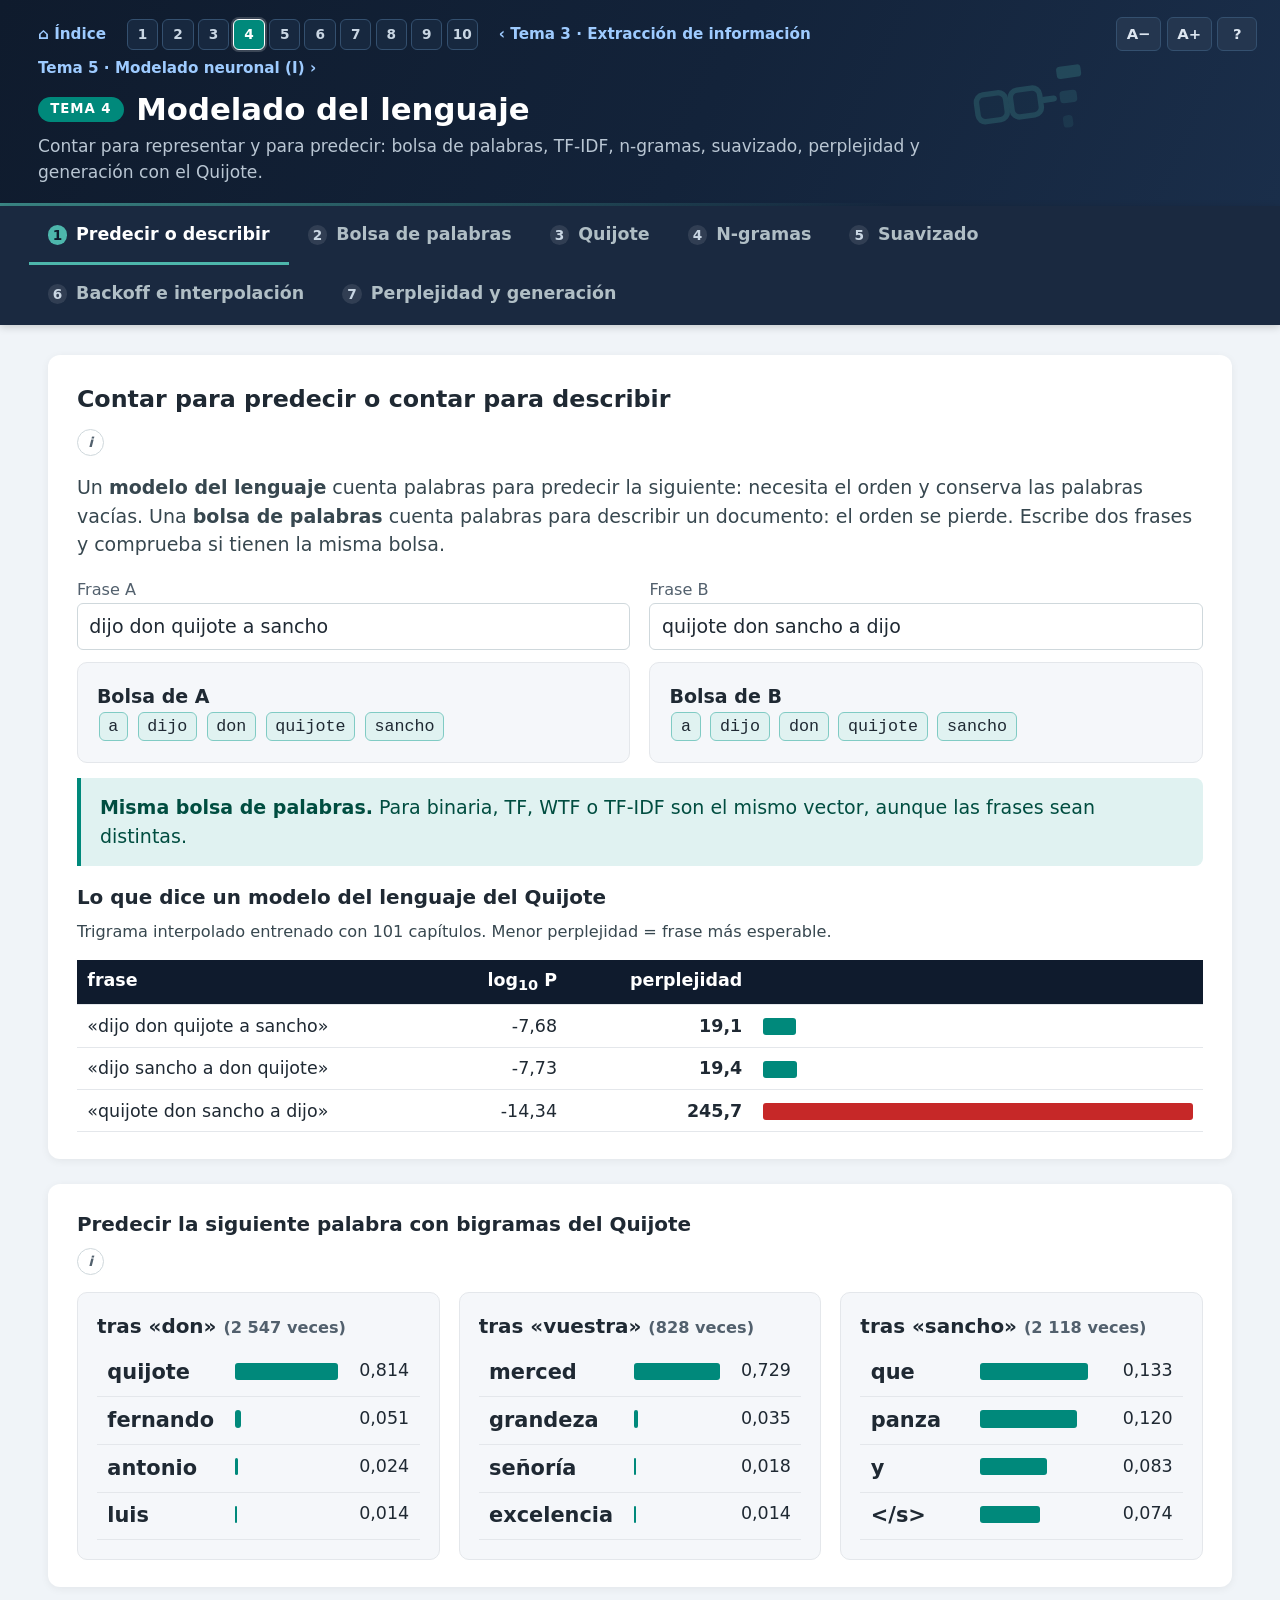
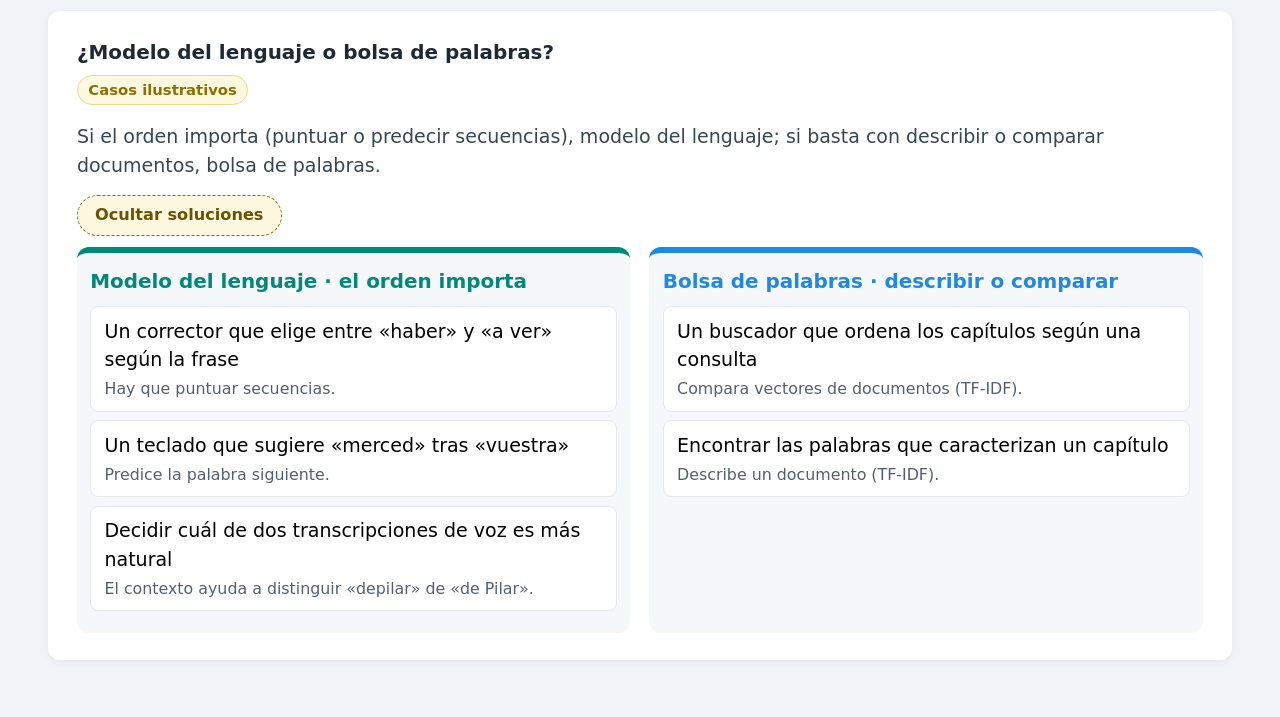
<file: 04_modelado_lenguaje.html>
<!DOCTYPE html>
<html lang="es-ES">
<head>
<meta charset="UTF-8">
<meta name="viewport" content="width=device-width, initial-scale=1.0">
<title>Tema 4 · Modelado del lenguaje — Procesamiento del Lenguaje Natural</title>
<style>
  :root {
    --ink: #1F2933; --ink2: #52606D; --muted: #9AA5B1; --line: #E4E7EB; --soft: #F5F7FA;
    --dark: #0F1B2D; --unir: #219BC3;
    --texto: #1E88E5; --estad: #00897B; --neuronal: #8E24AA; --aplic: #F57C00; --gris: #9AA5B1;
    --texto-l: #E3F2FD; --estad-l: #E0F2F1; --neuronal-l: #F3E5F5; --aplic-l: #FFF3E0;
    --ok: #2E7D32; --ok-l: #E8F5E9; --bad: #C62828; --bad-l: #FFEBEE; --warn: #8D6E00; --warn-l: #FFF8E1;
  }
  * { box-sizing: border-box; margin: 0; padding: 0; }
  body { font-family: system-ui, -apple-system, "Segoe UI", Roboto, Arial, sans-serif; background: #F0F4F8; color: var(--ink); line-height: 1.5; }
  a { color: #1565C0; }
  .header { background: var(--dark); color: #fff; padding: 1.6rem 2rem 1.2rem; }
  .header h1 { font-size: 1.6rem; margin-bottom: .25rem; }
  .header p { color: #B0BEC5; font-size: .95rem; }
  .header a { color: #8AB4F8; }
  .tabs { display: flex; flex-wrap: wrap; background: #1A2940; padding: 0 1.5rem; }
  .tab { background: none; border: none; border-bottom: 3px solid transparent; color: #B0BEC5; padding: .8rem 1rem; font: inherit; font-weight: 600; font-size: .92rem; cursor: pointer; }
  .tab:hover, .tab:focus-visible { color: #fff; outline: none; }
  .tab[aria-selected="true"] { color: #fff; border-bottom-color: var(--estad); }
  .content { max-width: 1120px; margin: 1.6rem auto 3rem; padding: 0 1.2rem; }
  .panel { display: none; }
  .panel.active { display: block; }
  .card { background: #fff; border-radius: 12px; padding: 1.4rem 1.5rem; margin-bottom: 1.3rem; box-shadow: 0 2px 8px rgba(0,0,0,.06); }
  .card h2 { font-size: 1.25rem; margin-bottom: .6rem; }
  .card h3 { font-size: 1.05rem; margin: .9rem 0 .4rem; }
  .card p { color: #37474F; margin-bottom: .8rem; }
  .meta { display: flex; flex-wrap: wrap; gap: .5rem; margin-bottom: .9rem; }
  .tag { display: inline-block; font-size: .78rem; font-weight: 700; padding: .15rem .55rem; border-radius: 999px; background: var(--soft); color: var(--ink2); border: 1px solid var(--line); }
  .tag.real { background: var(--ok-l); color: #1B5E20; border-color: #A5D6A7; }
  .tag.pre { background: var(--texto-l); color: #0D47A1; border-color: #90CAF9; }
  .tag.illus { background: var(--warn-l); color: var(--warn); border-color: #F0D78C; }
  .info { background: var(--estad-l); border-left: 4px solid var(--estad); padding: .8rem 1rem; border-radius: 0 8px 8px 0; margin: .8rem 0; color: #004D40; }
  .warnbox { background: var(--warn-l); border-left: 4px solid #F0B400; padding: .7rem 1rem; border-radius: 0 8px 8px 0; margin: .6rem 0; color: #5D4600; font-size: .93rem; }
  .badbox { background: var(--bad-l); border-left: 4px solid var(--bad); padding: .7rem 1rem; border-radius: 0 8px 8px 0; margin: .6rem 0; color: #8E1B1B; font-size: .93rem; }
  .btn { font: inherit; font-weight: 600; font-size: .88rem; padding: .45rem 1rem; border-radius: 6px; border: 1px solid transparent; cursor: pointer; }
  .btn-main { background: var(--estad); color: #fff; }
  .btn-main:hover { background: #00695C; }
  .btn-gray { background: #ECEFF1; color: #37474F; border-color: #CFD8DC; }
  .btn-gray:hover { background: #CFD8DC; }
  .btn:focus-visible, select:focus-visible, textarea:focus-visible, input:focus-visible, .seg:focus-visible, td.clic:focus-visible { outline: 3px solid #80CBC4; outline-offset: 2px; }
  .row { display: flex; flex-wrap: wrap; gap: .6rem; align-items: center; margin: .6rem 0; }
  label.inline { display: inline-flex; gap: .4rem; align-items: center; cursor: pointer; }
  select, textarea, input[type=text], input[type=number] { font: inherit; padding: .45rem .6rem; border: 1px solid #CFD8DC; border-radius: 6px; background: #fff; color: var(--ink); }
  select { max-width: 100%; }
  textarea { width: 100%; min-height: 5.2rem; resize: vertical; font-family: Menlo, Consolas, monospace; font-size: .92rem; }
  input[type=text] { min-width: 18rem; }
  input[type=range] { width: 12rem; }
  .grid2 { display: grid; grid-template-columns: repeat(auto-fit, minmax(320px, 1fr)); gap: 1rem; }
  .grid3 { display: grid; grid-template-columns: repeat(auto-fit, minmax(260px, 1fr)); gap: 1rem; }
  .box { border: 1px solid var(--line); border-radius: 10px; padding: 1rem; background: var(--soft); }
  .box h3 { margin-top: 0; }
  .big { font-size: 1.8rem; font-weight: 800; color: var(--ink); }
  .small { font-size: .85rem; color: var(--ink2); }
  .stats { display: flex; flex-wrap: wrap; gap: 1.4rem; margin: .5rem 0; }
  .stats div { min-width: 120px; }
  .seggroup { display: flex; flex-wrap: wrap; gap: .4rem; margin: .4rem 0 .8rem; }
  .seg { font: inherit; font-size: .9rem; padding: .35rem .85rem; border-radius: 999px; border: 1px solid #CFD8DC; background: #fff; cursor: pointer; color: var(--ink); }
  .seg[aria-pressed="true"] { background: var(--dark); color: #fff; border-color: var(--dark); }
  table { border-collapse: collapse; width: 100%; font-size: .92rem; }
  th, td { text-align: left; padding: .4rem .55rem; border-bottom: 1px solid var(--line); vertical-align: top; }
  th { background: var(--dark); color: #fff; font-weight: 600; }
  td.num, th.num { text-align: right; font-variant-numeric: tabular-nums; }
  td.clic { cursor: pointer; }
  td.clic:hover { background: var(--estad-l); }
  td.sel { background: #FFE082 !important; font-weight: 700; }
  tr.hl td { background: var(--warn-l); }
  td.cero { color: var(--muted); }
  td.malo { background: var(--bad-l); color: #8E1B1B; font-weight: 700; }
  td.bueno { background: var(--ok-l); color: #1B5E20; font-weight: 700; }
  .scroll { overflow-x: auto; max-height: 28rem; overflow-y: auto; border: 1px solid var(--line); border-radius: 8px; }
  code, .mono { font-family: Menlo, Consolas, monospace; font-size: .9em; }
  .calc { font-family: Menlo, Consolas, monospace; font-size: .9rem; background: var(--soft); border: 1px solid var(--line); border-radius: 8px; padding: .7rem .9rem; white-space: pre-wrap; margin: .5rem 0; }
  .feedback { margin-top: .5rem; padding: .6rem .8rem; border-radius: 8px; font-size: .92rem; display: none; }
  .feedback.show { display: block; }
  .feedback.ok { background: var(--ok-l); color: #1B5E20; border: 1px solid #A5D6A7; }
  .feedback.bad { background: var(--bad-l); color: #8E1B1B; border: 1px solid #EF9A9A; }
  .quiz-item { border: 1px solid var(--line); border-radius: 10px; padding: .9rem 1rem; margin-bottom: .8rem; background: #fff; }
  .quiz-item .q { font-weight: 600; margin-bottom: .5rem; }
  .opts { display: flex; flex-wrap: wrap; gap: .45rem; }
  .opt { font: inherit; font-size: .88rem; padding: .35rem .8rem; border-radius: 999px; border: 1px solid #CFD8DC; background: #fff; cursor: pointer; color: var(--ink); }
  .opt:hover { background: var(--soft); }
  .opt.sel-ok { background: var(--ok-l); border-color: var(--ok); }
  .opt.sel-bad { background: var(--bad-l); border-color: var(--bad); }
  .path { display: flex; flex-direction: column; gap: .3rem; margin: .6rem 0; }
  .lvl { border: 2px solid var(--line); border-radius: 10px; padding: .6rem .9rem; background: #fff; }
  .lvl.usado { border-color: var(--ok); background: var(--ok-l); }
  .lvl.saltado { border-color: #EF9A9A; background: var(--bad-l); }
  .lvl.no { opacity: .55; }
  .arrow { text-align: center; color: var(--ink2); font-size: 1.2rem; line-height: 1; }
  .pill { display: inline-block; padding: .05rem .45rem; border-radius: 6px; background: var(--estad-l); border: 1px solid #80CBC4; font-family: Menlo, Consolas, monospace; font-size: .88rem; margin: .1rem; }
  .pill.unk { background: var(--warn-l); border-color: #F0D78C; }
  svg text { font-family: system-ui, -apple-system, "Segoe UI", Roboto, Arial, sans-serif; }
  .chart { width: 100%; height: auto; display: block; }
  footer { max-width: 1120px; margin: 0 auto 2rem; padding: 0 1.2rem; font-size: .82rem; color: var(--ink2); }
  @media (max-width: 640px) { .header { padding: 1.2rem; } .tab { padding: .7rem .6rem; font-size: .85rem; } input[type=text] { min-width: 0; width: 100%; } }
  /* modo clase */
  .tablero2 { display: grid; grid-template-columns: 1fr 1fr; gap: 1rem; margin-top: .6rem; }
  .col2 { border-radius: 12px; padding: .7rem; background: var(--soft); border-top: 6px solid; min-height: 9rem; }
  .col2 h4 { margin: 0 0 .5rem; font-size: 1.05rem; }
  .caso2 { font: inherit; text-align: left; display: block; width: 100%; background: #fff; border: 1px solid var(--line); border-radius: 8px; padding: .5rem .7rem; margin-bottom: .45rem; cursor: pointer; }
  .caso2 small { display: block; color: var(--ink2); margin-top: .2rem; }
  .caso2:hover { border-color: var(--estad); }
  .bandeja2 { display: flex; flex-wrap: wrap; gap: .5rem; padding: .6rem; border: 2px dashed #F0D78C; border-radius: 10px; background: var(--warn-l); margin-top: .6rem; }
  .bandeja2[hidden] { display: none; }
  .bandeja2 .caso2 { width: auto; max-width: 24rem; margin: 0; }
  .barra-c { display: inline-block; height: .9rem; border-radius: 3px; background: var(--estad); vertical-align: middle; margin-right: .4rem; }
  td.barcell { width: 40%; }
  .masa { width: 100%; height: auto; display: block; }
</style>
<link rel="icon" href="comun/icono.svg" type="image/svg+xml">
<link rel="stylesheet" href="comun/clase.css">
</head>
<body class="bloque-estad">
<header class="header">
  <nav class="migas" aria-label="Navegación entre temas"><a class="inicio" href="index.html">⌂ Índice</a><span class="chips"><a href="01_introduccion.html" style="--c:#1E88E5" title="Tema 1 · Introducción">1</a><a href="02_texto_como_dato.html" style="--c:#1E88E5" title="Tema 2 · El texto como dato">2</a><a href="03_extraccion_informacion.html" style="--c:#1E88E5" title="Tema 3 · Extracción de información">3</a><a href="04_modelado_lenguaje.html" style="--c:#00897B" title="Tema 4 · Modelado del lenguaje" aria-current="page">4</a><a href="05_modelado_neuronal.html" style="--c:#8E24AA" title="Tema 5 · Modelado neuronal (I)">5</a><a href="06_topicos.html" style="--c:#00897B" title="Tema 6 · Tópicos">6</a><a href="07_sentimientos.html" style="--c:#E65100" title="Tema 7 · Sentimientos">7</a><a href="08_modelado_neuronal_ii.html" style="--c:#8E24AA" title="Tema 8 · Modelado neuronal (II)">8</a><a href="09_aplicaciones.html" style="--c:#E65100" title="Tema 9 · Aplicaciones">9</a><a href="10_visualizacion.html" style="--c:#E65100" title="Tema 10 · Visualización">10</a></span><a class="ant" href="03_extraccion_informacion.html">‹ Tema 3 · Extracción de información</a><a class="sig" href="05_modelado_neuronal.html">Tema 5 · Modelado neuronal (I) ›</a></nav>
  <h1><span class="num-tema">TEMA 4</span>Modelado del lenguaje</h1>
  <p>Contar para representar y para predecir: bolsa de palabras, TF-IDF, n-gramas, suavizado, perplejidad y generación con el Quijote.</p>
  <div class="header-glifo"><svg viewBox="0 0 48 48" aria-hidden="true" focusable="false"><g fill="currentColor" fill-opacity=".14" stroke="currentColor" stroke-width="2.2"><rect x="2" y="18" width="12" height="11" rx="3"/><rect x="16" y="18" width="12" height="11" rx="3"/></g><path d="M29.5 23.5h4" fill="none" stroke="currentColor" stroke-width="2.5" stroke-linecap="round" stroke-linejoin="round"/><g fill="currentColor"><rect x="36" y="11" width="10" height="5" rx="1.5"/><rect x="36" y="21" width="7" height="5" rx="1.5" fill-opacity=".7"/><rect x="36" y="31" width="4" height="5" rx="1.5" fill-opacity=".45"/></g></svg></div>
</header>
<div class="tabs" role="tablist" aria-label="Pestañas de la demo">
  <button class="tab" role="tab" id="t-uso" aria-controls="p-uso" aria-selected="true"><span class="tab-n">1</span> Predecir o describir</button>
  <button class="tab" role="tab" id="t-bow" aria-controls="p-bow" aria-selected="false"><span class="tab-n">2</span> Bolsa de palabras</button>
  <button class="tab" role="tab" id="t-quijote" aria-controls="p-quijote" aria-selected="false"><span class="tab-n">3</span> Quijote</button>
  <button class="tab" role="tab" id="t-ngramas" aria-controls="p-ngramas" aria-selected="false"><span class="tab-n">4</span> N-gramas</button>
  <button class="tab" role="tab" id="t-suav" aria-controls="p-suav" aria-selected="false"><span class="tab-n">5</span> Suavizado</button>
  <button class="tab" role="tab" id="t-backoff" aria-controls="p-backoff" aria-selected="false"><span class="tab-n">6</span> Backoff e interpolación</button>
  <button class="tab" role="tab" id="t-eval" aria-controls="p-eval" aria-selected="false"><span class="tab-n">7</span> Perplejidad y generación</button>
</div>
<div class="content">

<!-- ============================================================ 1 -->
<section class="panel active" id="p-uso" role="tabpanel" aria-labelledby="t-uso">
  <div class="card">
    <h2>Contar para predecir o contar para describir</h2>
    <div class="meta"><span class="tag real">Bolsas calculadas en el navegador</span><span class="tag pre">Perplejidades precalculadas en Python</span></div>
    <p>Un <strong>modelo del lenguaje</strong> cuenta palabras para predecir la siguiente: necesita el orden y conserva las palabras vacías. Una <strong>bolsa de palabras</strong> cuenta palabras para describir un documento: el orden se pierde. Escribe dos frases y comprueba si tienen la misma bolsa.</p>
    <div class="grid2">
      <div><label for="uso-a" class="small">Frase A</label><input type="text" id="uso-a" value="dijo don quijote a sancho" style="width:100%"></div>
      <div><label for="uso-b" class="small">Frase B</label><input type="text" id="uso-b" value="quijote don sancho a dijo" style="width:100%"></div>
    </div>
    <div id="uso-res"></div>
    <h3>Lo que dice un modelo del lenguaje del Quijote</h3>
    <p class="small">Trigrama interpolado entrenado con 101 capítulos. Menor perplejidad = frase más esperable.</p>
    <table id="uso-pp"><thead><tr><th>frase</th><th class="num">log<sub>10</sub> P</th><th class="num">perplejidad</th><th class="barcell"></th></tr></thead><tbody></tbody></table>
  </div>
  <div class="card">
    <h3 style="margin-top:0">Predecir la siguiente palabra con bigramas del Quijote</h3>
    <div class="meta"><span class="tag pre">Precalculado con la obra completa</span></div>
    <div class="grid3" id="uso-pred"></div>
  </div>
  <div class="card">
    <h3 style="margin-top:0">¿Modelo del lenguaje o bolsa de palabras?</h3>
    <div class="meta"><span class="tag illus">Casos ilustrativos</span></div>
    <p>Si el orden importa (puntuar o predecir secuencias), modelo del lenguaje; si basta con describir o comparar documentos, bolsa de palabras.</p>
    <div class="row" id="uso-ctrl"></div>
    <div class="bandeja2" id="uso-bandeja" hidden></div>
    <div class="tablero2" id="uso-tablero"></div>
  </div>
</section>

<!-- ============================================================ 2 -->
<section class="panel" id="p-bow" role="tabpanel" aria-labelledby="t-bow">
  <div class="card">
    <h2>Bolsa de palabras: binaria, TF, WTF y TF-IDF</h2>
    <div class="meta"><span class="tag real">Calculado en el navegador</span></div>
    <p>Un documento por línea. Tokenización: minúsculas y letras del español. Pulsa una celda para ver su cálculo.</p>
    <textarea id="bow-docs" aria-label="Documentos, uno por línea"></textarea>
    <div class="row">
      <button class="btn btn-gray" id="bow-reset">Volver a las reseñas</button>
      <label class="inline"><input type="checkbox" id="bow-vacias"> Quitar palabras vacías (lista española de NLTK, 313 palabras)</label>
    </div>
    <div class="seggroup" role="group" aria-label="Representación" id="bow-modo">
      <button class="seg" data-modo="binaria" aria-pressed="false">Binaria</button>
      <button class="seg" data-modo="tf" aria-pressed="true">TF</button>
      <button class="seg" data-modo="wtf" aria-pressed="false">WTF</button>
      <button class="seg" data-modo="tfidf" aria-pressed="false">TF-IDF</button>
      <button class="seg" data-modo="sklearn" aria-pressed="false">TF-IDF de scikit-learn por defecto</button>
    </div>
    <div class="grid2">
      <div><div class="scroll"><table id="bow-tabla"></table></div></div>
      <div>
        <div class="calc" id="bow-calc">Pulsa una celda de la tabla.</div>
        <div id="bow-formula" class="info"></div>
        <h3>Similitud coseno entre documentos</h3>
        <table id="bow-cos"></table>
      </div>
    </div>
  </div>
</section>

<!-- ============================================================ 3 -->
<section class="panel" id="p-quijote" role="tabpanel" aria-labelledby="t-quijote">
  <div class="card">
    <h2>El Quijote capítulo a capítulo</h2>
    <div class="meta"><span class="tag real">Calculado en el navegador con la matriz de los 126 capítulos</span></div>
    <div class="stats" id="q-stats"></div>
    <div class="row"><label for="q-cap" class="small">Capítulo</label><select id="q-cap"></select></div>
    <p class="small" id="q-titulo"></p>
    <div class="grid3">
      <div class="box"><h3>TF (más frecuentes)</h3><table id="q-tf"></table></div>
      <div class="box"><h3>TF-IDF</h3><table id="q-tfidf"></table></div>
      <div class="box"><h3>TF-IDF de scikit-learn por defecto</h3><table id="q-sk"></table></div>
    </div>
    <p class="small">Sin palabras vacías de NLTK. En scikit-learn el orden dentro de un capítulo no depende de la normalización, solo del idf suavizado (ln((1+N)/(1+df)) + 1).</p>
  </div>
  <div class="card">
    <h3 style="margin-top:0">Buscar capítulos con una consulta (similitud coseno)</h3>
    <div class="row">
      <input type="text" id="q-consulta" value="don quijote molinos" aria-label="Consulta">
      <button class="btn btn-main" id="q-buscar">Buscar</button>
      <span class="small">Prueba: <a href="#" data-q="molinos viento gigantes">molinos viento gigantes</a> · <a href="#" data-q="yelmo mambrino">yelmo mambrino</a> · <a href="#" data-q="sancho ínsula gobierno">sancho ínsula gobierno</a></span>
    </div>
    <div id="q-aviso"></div>
    <div class="grid2">
      <div><h3>Con TF</h3><table id="q-r-tf"></table></div>
      <div><h3>Con TF-IDF</h3><table id="q-r-tfidf"></table></div>
    </div>
  </div>
  <div class="card">
    <h3 style="margin-top:0">Separar antes de ajustar</h3>
    <div class="meta"><span class="tag pre">Precalculado en Python (scikit-learn)</span></div>
    <div class="stats" id="q-sep"></div>
    <p>El vocabulario y el idf se aprenden. Si después hay evaluación, se ajustan solo con el entrenamiento (<code>fit</code>) y se aplican a validación y prueba (<code>transform</code>).</p>
  </div>
</section>

<!-- ============================================================ 4 -->
<section class="panel" id="p-ngramas" role="tabpanel" aria-labelledby="t-ngramas">
  <div class="card">
    <h2>N-gramas: contar y dividir</h2>
    <div class="meta"><span class="tag real">Calculado en el navegador</span></div>
    <p>Corpus de entrenamiento (frases separadas por punto). Cada frase lleva <code>&lt;s&gt;</code> al principio y <code>&lt;/s&gt;</code> al final; no se quita ninguna palabra. Este corpus se usa también en las pestañas 5 y 6.</p>
    <div class="row">
      <button class="btn btn-gray" data-corpus="resenas">Tres reseñas</button>
      <button class="btn btn-gray" data-corpus="cap1">Quijote, capítulo I-I</button>
      <span class="small">o escribe el tuyo:</span>
    </div>
    <textarea id="ng-corpus" aria-label="Corpus de entrenamiento"></textarea>
    <div class="row">
      <span class="small">Orden:</span>
      <div class="seggroup" role="group" aria-label="Orden del n-grama" id="ng-orden" style="margin:0">
        <button class="seg" data-n="2" aria-pressed="true">Bigramas</button>
        <button class="seg" data-n="3" aria-pressed="false">Trigramas</button>
      </div>
    </div>
    <div class="stats" id="ng-stats"></div>
  </div>
  <div class="card">
    <h3 style="margin-top:0">¿Qué viene después de…?</h3>
    <div class="row"><label for="ng-hist" class="small">Historia</label><select id="ng-hist"></select></div>
    <div class="scroll" style="max-height:18rem"><table id="ng-sig"></table></div>
  </div>
  <div class="card">
    <h3 style="margin-top:0">Probabilidad de una frase (regla de la cadena + Markov + máxima verosimilitud)</h3>
    <div class="row"><input type="text" id="ng-frase" value="El café es malo." aria-label="Frase de prueba"><button class="btn btn-main" id="ng-calc">Calcular</button></div>
    <div id="ng-res"></div>
  </div>
</section>

<!-- ============================================================ 5 -->
<section class="panel" id="p-suav" role="tabpanel" aria-labelledby="t-suav">
  <div class="card">
    <h2>Suavizado: cada técnica, paso a paso</h2>
    <div class="meta"><span class="tag real">Calculado en el navegador</span></div>
    <p class="small" id="sv-corpusinfo"></p>
    <div class="seggroup" role="group" aria-label="Técnica" id="sv-metodo">
      <button class="seg" data-m="mle" aria-pressed="false">MLE</button>
      <button class="seg" data-m="laplace" aria-pressed="true">Laplace</button>
      <button class="seg" data-m="addk" aria-pressed="false">add-k</button>
      <button class="seg" data-m="interp" aria-pressed="false">Interpolación</button>
      <button class="seg" data-m="backoff" aria-pressed="false">Backoff con descuento</button>
      <button class="seg" data-m="kn" aria-pressed="false">Kneser-Ney</button>
      <button class="seg" data-m="stupid" aria-pressed="false">Stupid backoff</button>
    </div>
    <div class="row" id="sv-params"></div>
    <div class="row"><input type="text" id="sv-frase" value="El café es malo." aria-label="Frase de prueba"><button class="btn btn-main" id="sv-calc">Calcular</button></div>
    <div id="sv-res"></div>
  </div>
  <div class="card">
    <h3 style="margin-top:0">El suavizado quita probabilidad a lo visto y se la da a lo no visto</h3>
    <div class="meta"><span class="tag real">Calculado en el navegador con el corpus de la pestaña 4</span></div>
    <div class="row"><label for="sv-h" class="small">Historia h</label><select id="sv-h"></select> <span class="small">(técnica: la elegida arriba)</span></div>
    <svg id="sv-masa" class="masa" role="img" aria-label="Probabilidad de cada palabra tras la historia, sin suavizar y suavizada"></svg>
    <div class="info" id="sv-masa-msg"></div>
  </div>
  <div class="card">
    <h3 style="margin-top:0">¿Es una distribución? Suma de P(w | h) sobre todo el vocabulario</h3>
    <table id="sv-sumas"></table>
    <p class="small">Una técnica correcta suma 1 para cualquier historia, vista o no. El backoff sin descuento y stupid backoff no lo hacen.</p>
  </div>
</section>

<!-- ============================================================ 6 -->
<section class="panel" id="p-backoff" role="tabpanel" aria-labelledby="t-backoff">
  <div class="card">
    <h2>Backoff: se acorta la historia, la palabra predicha no cambia</h2>
    <div class="meta"><span class="tag real">Calculado en el navegador con trigramas del corpus de la pestaña 4</span></div>
    <div class="row">
      <span class="small">P(</span><input type="text" id="bo-w" value="malo" style="min-width:7rem" aria-label="Palabra predicha w">
      <span class="small">|</span><input type="text" id="bo-u" value="café" style="min-width:7rem" aria-label="Palabra u (más antigua)">
      <input type="text" id="bo-v" value="es" style="min-width:7rem" aria-label="Palabra v (anterior)"><span class="small">)</span>
      <label class="small" for="bo-d">descuento d</label><input type="range" id="bo-d" min="0.05" max="0.95" step="0.05" value="0.5"><span id="bo-dv" class="mono">0,50</span>
      <button class="btn btn-main" id="bo-calc">Calcular</button>
    </div>
    <div class="grid2">
      <div><h3>Backoff con descuento (correcto)</h3><div class="path" id="bo-path"></div></div>
      <div>
        <h3>Lo que hacía la presentación antigua</h3>
        <div class="badbox" id="bo-mal"></div>
        <h3>Comparación</h3>
        <table id="bo-tabla"></table>
      </div>
    </div>
  </div>
  <div class="card">
    <h3 style="margin-top:0">Interpolación lineal de la misma probabilidad</h3>
    <div class="row">
      <label class="small" for="in-l1">λ1 (unigrama)</label><input type="range" id="in-l1" min="0" max="1" step="0.05" value="0.1">
      <label class="small" for="in-l2">λ2 (bigrama)</label><input type="range" id="in-l2" min="0" max="1" step="0.05" value="0.3">
      <span class="small" id="in-l3"></span>
    </div>
    <div class="calc" id="in-calc"></div>
  </div>
</section>

<!-- ============================================================ 7 -->
<section class="panel" id="p-eval" role="tabpanel" aria-labelledby="t-eval">
  <div class="card">
    <h2>El Quijote: entrenamiento, validación y prueba</h2>
    <div class="meta"><span class="tag pre">Precalculado en Python (analisis_ngramas.py)</span></div>
    <div class="stats" id="ev-part"></div>
    <p id="ev-voc"></p>
  </div>
  <div class="card">
    <h3 style="margin-top:0">Elegir k con la validación (add-k)</h3>
    <svg id="ev-rejilla" class="chart" viewBox="0 0 900 340" role="img" aria-label="Perplejidad de validación según k"></svg>
  </div>
  <div class="card">
    <h3 style="margin-top:0">Perplejidad en la prueba (una sola evaluación)</h3>
    <svg id="ev-barras" class="chart" viewBox="0 0 900 380" role="img" aria-label="Perplejidad en la prueba por modelo"></svg>
    <div class="badbox" id="ev-cont"></div>
  </div>
  <div class="card">
    <h3 style="margin-top:0">Kneser-Ney: ¿en cuántos contextos aparece cada palabra?</h3>
    <table id="ev-kn"></table>
  </div>
  <div class="card">
    <h3 style="margin-top:0">Generar texto con n-gramas</h3>
    <div class="meta"><span class="tag pre">Frases generadas en Python con semillas fijas; aquí solo se muestran</span></div>
    <div class="seggroup" role="group" aria-label="Orden" id="ev-gen-orden">
      <button class="seg" data-k="1" aria-pressed="false">Unigramas</button>
      <button class="seg" data-k="2" aria-pressed="false">Bigramas</button>
      <button class="seg" data-k="3" aria-pressed="false">Trigramas</button>
      <button class="seg" data-k="4" aria-pressed="true">4-gramas</button>
    </div>
    <div id="ev-gen"></div>
  </div>
</section>
</div>

<script src="04_modelado_lenguaje_lib.js"></script>
<script src="04_modelado_lenguaje_datos.js"></script>
<script src="comun/clase.js"></script>
<script>
"use strict";
const L = window.LM04, D = window.DATOS04;
const $ = (s) => document.querySelector(s);
const $$ = (s) => [...document.querySelectorAll(s)];
const esc = (s) => String(s).replace(/[&<>"]/g, (c) => ({ "&": "&amp;", "<": "&lt;", ">": "&gt;", '"': "&quot;" }[c]));
const fmt = (x, d = 4) => (x === null || x === undefined) ? "—" : (x === Infinity ? "infinita" : x.toFixed(d).replace(".", ","));
const fmtN = (n) => String(n).replace(/\B(?=(\d{3})+(?!\d))/g, " ");
const fmtM = (x, d = 1) => { const [e, f] = x.toFixed(d).split("."); return fmtN(e) + (f ? "," + f : ""); };
const pfmt = (p) => p === null ? "indefinida (historia no vista)" : (p === 0 ? "0" : (p >= 0.001 ? fmt(p, 4) : p.toExponential(3).replace(".", ",")));
const hTxt = (h) => h.length ? h.join(" ") : "∅";

// ---------------------------------------------------------------- pestañas
$$(".tab").forEach((t) => t.addEventListener("click", () => {
  $$(".tab").forEach((x) => x.setAttribute("aria-selected", x === t ? "true" : "false"));
  $$(".panel").forEach((p) => p.classList.toggle("active", p.id === t.getAttribute("aria-controls")));
  if (t.id === "t-suav") pintarSuav();
  if (t.id === "t-backoff") pintarBackoff();
}));
$$(".tab").forEach((t, i, arr) => t.addEventListener("keydown", (e) => {
  if (e.key === "ArrowRight" || e.key === "ArrowLeft") {
    const j = (i + (e.key === "ArrowRight" ? 1 : arr.length - 1)) % arr.length;
    arr[j].focus(); arr[j].click();
  }
}));
function segmentado(grupo, cb) {
  $$(grupo + " .seg").forEach((b) => b.addEventListener("click", () => {
    $$(grupo + " .seg").forEach((x) => x.setAttribute("aria-pressed", x === b ? "true" : "false"));
    cb(b);
  }));
}

// ================================================================ 1
function bolsaTexto(t) {
  const c = new Map();
  for (const w of L.tokens(t)) c.set(w, (c.get(w) || 0) + 1);
  return [...c.entries()].sort((a, b) => (a[0] < b[0] ? -1 : 1));
}
function pintarUso() {
  const a = bolsaTexto($("#uso-a").value), b = bolsaTexto($("#uso-b").value);
  const igual = JSON.stringify(a) === JSON.stringify(b);
  const fila = (x) => x.map(([w, n]) => `<span class="pill">${esc(w)}${n > 1 ? " ×" + n : ""}</span>`).join(" ");
  $("#uso-res").innerHTML = `<div class="grid2" style="margin-top:.6rem"><div class="box"><b>Bolsa de A</b><br>${fila(a) || "—"}</div><div class="box"><b>Bolsa de B</b><br>${fila(b) || "—"}</div></div>` +
    (igual ? `<div class="info"><b>Misma bolsa de palabras.</b> Para binaria, TF, WTF o TF-IDF son el mismo vector, aunque las frases sean distintas.</div>`
           : `<div class="warnbox">Las bolsas son distintas: cambia alguna palabra o reordénalas para obtener la misma.</div>`);
}
$("#uso-a").addEventListener("input", pintarUso);
$("#uso-b").addEventListener("input", pintarUso);
const maxPP = Math.max(...D.lm.mismo_bow_distinto_orden.map((o) => o.PP));
$("#uso-pp tbody").innerHTML = D.lm.mismo_bow_distinto_orden.map((o) =>
  `<tr><td>«${esc(o.frase)}»</td><td class="num">${fmt(o.log10_P, 2)}</td><td class="num"><b>${fmt(o.PP, 1)}</b></td><td class="barcell"><span class="barra-c" style="width:${100 * o.PP / maxPP}%;background:${o.PP === maxPP ? "var(--bad)" : "var(--estad)"}"></span></td></tr>`).join("");
$("#uso-pred").innerHTML = Object.entries(D.lm.prediccion_bigramas_obra_completa).map(([ctx, r]) =>
  `<div class="box"><h3>tras «${esc(ctx)}» <span class="small">(${fmtN(r.C_historia)} veces)</span></h3><table>${r.siguientes.map(([w, c, p]) =>
    `<tr><td style="font-size:1.1rem"><b>${esc(w)}</b></td><td class="barcell"><span class="barra-c" style="width:${Math.max(2, 100 * p / r.siguientes[0][2])}%"></span></td><td class="num">${fmt(p, 3)}</td></tr>`).join("")}</table></div>`).join("");
const CASOS1 = [
  ["Un corrector que elige entre «haber» y «a ver» según la frase", "lm", "Hay que puntuar secuencias."],
  ["Un buscador que ordena los capítulos según una consulta", "bow", "Compara vectores de documentos (TF-IDF)."],
  ["Un teclado que sugiere «merced» tras «vuestra»", "lm", "Predice la palabra siguiente."],
  ["Encontrar las palabras que caracterizan un capítulo", "bow", "Describe un documento (TF-IDF)."],
  ["Decidir cuál de dos transcripciones de voz es más natural", "lm", "El contexto ayuda a distinguir «depilar» de «de Pilar»."],
];
let usoOculto = false;
const usoColocados = new Set(CASOS1.map((_, i) => i));
function pintarTablero1() {
  const tarjeta = (i) => { const [q, , e] = CASOS1[i], b = document.createElement("button");
    b.type = "button"; b.className = "caso2"; b.innerHTML = esc(q) + (usoColocados.has(i) ? `<small>${esc(e)}</small>` : "");
    b.addEventListener("click", () => { if (!usoColocados.has(i)) { usoColocados.add(i); pintarTablero1(); } }); return b; };
  const t = $("#uso-tablero"); t.innerHTML = "";
  [["lm", "Modelo del lenguaje · el orden importa", "#00897B"], ["bow", "Bolsa de palabras · describir o comparar", "#1E88E5"]].forEach(([k, tit, c]) => {
    const col = document.createElement("div"); col.className = "col2"; col.style.borderTopColor = c;
    col.innerHTML = `<h4 style="color:${c}">${tit}</h4>`;
    CASOS1.forEach((x, i) => { if (x[1] === k && usoColocados.has(i)) col.append(tarjeta(i)); });
    t.append(col);
  });
  const b = $("#uso-bandeja"); b.innerHTML = "";
  const pend = CASOS1.map((_, i) => i).filter((i) => !usoColocados.has(i));
  b.hidden = !pend.length;
  pend.forEach((i) => b.append(tarjeta(i)));
}
Clase.botonPregunta($("#uso-ctrl"), (oc) => { usoColocados.clear(); if (!oc) CASOS1.forEach((_, i) => usoColocados.add(i)); pintarTablero1(); });
pintarTablero1();
pintarUso();

// ================================================================ 2
const VACIAS = new Set(D.vacias);
let bowModo = "tf", bowSel = null;
$("#bow-docs").value = D.resenas;
function bowDocs() {
  const quitar = $("#bow-vacias").checked;
  const lineas = $("#bow-docs").value.split("\n").filter((l) => l.trim());
  return { lineas, docs: lineas.map((l) => L.tokens(l).filter((w) => !(quitar && VACIAS.has(w)))) };
}
const FORMULAS = {
  binaria: "Binaria: 1 si la palabra aparece en el documento y 0 si no.",
  tf: "TF: número de veces que aparece la palabra en el documento.",
  wtf: "WTF: frecuencia dividida entre el número de palabras del documento.",
  tfidf: "TF-IDF: f × ln(N / df). Logaritmo natural; una palabra presente en todos los documentos pesa 0.",
  sklearn: "TfidfVectorizer de scikit-learn 1.9.1 por defecto: f × (ln((1+N)/(1+df)) + 1) y después cada fila se divide por su norma euclídea.",
};
function pintarBow() {
  const { docs } = bowDocs();
  const voc = L.vocabulario(docs);
  const N = docs.length;
  const dfv = L.df(docs, voc), idfT = L.idfTema(docs, voc), idfS = L.idfSklearn(docs, voc);
  const filas = docs.map((d) => {
    if (bowModo === "binaria") return L.binaria(d, voc);
    if (bowModo === "tf") return L.tf(d, voc);
    if (bowModo === "wtf") return L.wtf(d, voc);
    if (bowModo === "tfidf") return L.tfidf(d, idfT, voc);
    return L.normaL2(L.tfidf(d, idfS, voc));
  });
  const dec = bowModo === "binaria" || bowModo === "tf" ? 0 : 3;
  const extra = bowModo === "tfidf" || bowModo === "sklearn";
  let h = `<thead><tr><th>palabra</th>${extra ? '<th class="num">df</th><th class="num">idf</th>' : ""}${docs.map((_, j) => `<th class="num">d${j + 1}</th>`).join("")}</tr></thead><tbody>`;
  voc.forEach((w, i) => {
    const idf = bowModo === "tfidf" ? idfT[i] : idfS[i];
    h += `<tr${extra && dfv[i] === N ? ' class="hl"' : ""}><td>${esc(w)}</td>${extra ? `<td class="num">${dfv[i]}</td><td class="num">${fmt(idf, 3)}</td>` : ""}` +
      docs.map((_, j) => { const v = filas[j][i]; const sel = bowSel && bowSel[0] === i && bowSel[1] === j;
        return `<td class="num clic${v === 0 ? " cero" : ""}${sel ? " sel" : ""}" tabindex="0" data-i="${i}" data-j="${j}">${dec ? fmt(v, dec) : v}</td>`; }).join("") + "</tr>";
  });
  $("#bow-tabla").innerHTML = h + "</tbody>";
  // mapa de calor: intensidad proporcional al valor de la celda
  const maxV = Math.max(...filas.flat(), 1e-12);
  $$("#bow-tabla td.clic").forEach((td) => { const v = filas[+td.dataset.j][+td.dataset.i]; if (v > 0 && !td.classList.contains("sel")) td.style.background = `rgba(0,137,123,${(0.12 + 0.6 * v / maxV).toFixed(3)})`; });
  $$("#bow-tabla td.clic").forEach((td) => {
    const act = () => { bowSel = [+td.dataset.i, +td.dataset.j]; pintarBow(); };
    td.addEventListener("click", act);
    td.addEventListener("keydown", (e) => { if (e.key === "Enter" || e.key === " ") { e.preventDefault(); act(); } });
  });
  $("#bow-formula").textContent = FORMULAS[bowModo];
  if (bowSel && bowSel[0] < voc.length && bowSel[1] < N) {
    const [i, j] = bowSel, w = voc[i], f = L.tf(docs[j], voc)[i], n = docs[j].length;
    let t = `«${w}» en d${j + 1} (${n} palabras): aparece ${f} ${f === 1 ? "vez" : "veces"}; está en ${dfv[i]} de ${N} documentos.\n`;
    if (bowModo === "binaria") t += `binaria = ${f > 0 ? 1 : 0}`;
    else if (bowModo === "tf") t += `TF = ${f}`;
    else if (bowModo === "wtf") t += `WTF = ${f} / ${n} = ${fmt(f / n, 4)}`;
    else if (bowModo === "tfidf") t += `idf = ln(${N} / ${dfv[i]}) = ${fmt(idfT[i], 4)}\nTF-IDF = ${f} × ${fmt(idfT[i], 4)} = ${fmt(f * idfT[i], 4)}`;
    else { const bruto = L.tfidf(docs[j], idfS, voc); const nrm = Math.sqrt(bruto.reduce((a, x) => a + x * x, 0));
      t += `idf = ln((1 + ${N}) / (1 + ${dfv[i]})) + 1 = ${fmt(idfS[i], 4)}\nf × idf = ${fmt(f * idfS[i], 4)}\nnorma de la fila d${j + 1} = ${fmt(nrm, 4)}\nvalor = ${fmt(f * idfS[i], 4)} / ${fmt(nrm, 4)} = ${fmt(nrm ? f * idfS[i] / nrm : 0, 4)}`; }
    $("#bow-calc").textContent = t;
  } else $("#bow-calc").textContent = "Pulsa una celda de la tabla.";
  const vecs = docs.map((d) => bowModo === "binaria" ? L.binaria(d, voc) : bowModo === "tf" ? L.tf(d, voc) : bowModo === "wtf" ? L.wtf(d, voc) : bowModo === "tfidf" ? L.tfidf(d, idfT, voc) : L.tfidf(d, idfS, voc));
  $("#bow-cos").innerHTML = `<thead><tr><th></th>${docs.map((_, j) => `<th class="num">d${j + 1}</th>`).join("")}</tr></thead><tbody>` +
    docs.map((_, a) => `<tr><td><b>d${a + 1}</b></td>${docs.map((_, b) => { const c = L.coseno(vecs[a], vecs[b]); return `<td class="num" style="background:rgba(30,136,229,${(0.08 + 0.65 * c).toFixed(3)});${a === b ? "color:#fff;" : ""}font-weight:700">${fmt(c, 3)}</td>`; }).join("")}</tr>`).join("") + "</tbody>";
}
segmentado("#bow-modo", (b) => { bowModo = b.dataset.modo; pintarBow(); });
$("#bow-docs").addEventListener("input", () => { bowSel = null; pintarBow(); });
$("#bow-vacias").addEventListener("change", () => { bowSel = null; pintarBow(); });
$("#bow-reset").addEventListener("click", () => { $("#bow-docs").value = D.resenas; bowSel = null; pintarBow(); });
pintarBow();

// ================================================================ 3
const Q = D.quijote, QI = L.quijoteIndice(Q), BR = D.bow_resumen;
$("#q-stats").innerHTML = [[fmtN(Q.nombres.length), "capítulos (documentos)"], [fmtN(Q.vocab.length), "palabras distintas sin vacías"],
  [fmt(BR.celdas_cero_pct, 1) + " %", "de celdas a cero"], [BR.en_todos_los_capitulos.map((w) => "«" + w + "»").join(", "), "en los 126 capítulos"]]
  .map(([a, b]) => `<div><div class="big">${a}</div><div class="small">${b}</div></div>`).join("");
$("#q-cap").innerHTML = Q.nombres.map((n, i) => `<option value="${i}">${n} · ${esc(Q.titulos[i].slice(0, 80))}${Q.titulos[i].length > 80 ? "…" : ""}</option>`).join("");
$("#q-cap").value = String(Q.nombres.indexOf("I-VIII"));
function pesosCap(i, modo, k) {
  const lista = L.topCapitulo(Q, QI, i, modo, k);
  const [idx, cnt] = Q.caps[i];
  const f = new Map(idx.map((j, t) => [Q.vocab[j], [cnt[t], QI.dfq[j]]]));
  return lista.map((w) => { const [c, d] = f.get(w);
    const peso = modo === "tf" ? c : modo === "tfidf" ? c * Math.log(QI.N / d) : c * (Math.log((1 + QI.N) / (1 + d)) + 1);
    return [w, c, d, peso]; });
}
function pintarCap() {
  const i = +$("#q-cap").value;
  $("#q-titulo").textContent = `${Q.nombres[i]}. ${Q.titulos[i]}`;
  const tabla = (modo) => { const filas = pesosCap(i, modo, 10), max = Math.max(...filas.map((x) => modo === "tf" ? x[1] : x[3]));
    return `<thead><tr><th>palabra</th><th class="barcell"></th><th class="num">f</th><th class="num">df</th>${modo === "tf" ? "" : '<th class="num">peso</th>'}</tr></thead><tbody>` +
    filas.map(([w, c, d, p]) => `<tr><td><b>${esc(w)}</b></td><td class="barcell"><span class="barra-c" style="width:${100 * (modo === "tf" ? c : p) / max}%;background:${modo === "tf" ? "#9AA5B1" : "var(--estad)"}"></span></td><td class="num">${c}</td><td class="num">${d}</td>${modo === "tf" ? "" : `<td class="num">${fmt(p, 1)}</td>`}</tr>`).join("") + "</tbody>"; };
  $("#q-tf").innerHTML = tabla("tf"); $("#q-tfidf").innerHTML = tabla("tfidf"); $("#q-sk").innerHTML = tabla("sklearn");
}
$("#q-cap").addEventListener("change", pintarCap);
function pintarBusqueda() {
  const c = $("#q-consulta").value;
  const pinta = (pond, sel) => { const r = L.buscar(Q, QI, c, pond, 8);
    const mx = Math.max(...r.orden.map((i) => r.s[i]), 1e-12);
    $(sel).innerHTML = `<thead><tr><th>capítulo</th><th class="barcell"></th><th class="num">coseno</th></tr></thead><tbody>` + r.orden.map((i) =>
      `<tr><td><a href="#" data-cap="${i}">${Q.nombres[i]}</a> <span class="small">${esc(Q.titulos[i].slice(0, 50))}…</span></td><td class="barcell"><span class="barra-c" style="width:${100 * r.s[i] / mx}%;background:${pond ? "var(--estad)" : "#9AA5B1"}"></span></td><td class="num">${fmt(r.s[i], 3)}</td></tr>`).join("") + "</tbody>";
    return r; };
  const r = pinta(false, "#q-r-tf"); pinta(true, "#q-r-tfidf");
  const vacias = L.tokens(c).filter((w) => VACIAS.has(w));
  $("#q-aviso").innerHTML = (r.desconocidas.length ? `<div class="warnbox">No están en el vocabulario y se ignoran: ${r.desconocidas.map((w) => "«" + esc(w) + "»").join(", ")}${vacias.length ? " (las palabras vacías se quitaron de los capítulos)" : ""}.</div>` : "");
  $$("#p-quijote a[data-cap]").forEach((a) => a.addEventListener("click", (e) => { e.preventDefault(); $("#q-cap").value = a.dataset.cap; pintarCap(); $("#q-cap").scrollIntoView({ behavior: "smooth", block: "center" }); }));
}
$("#q-buscar").addEventListener("click", pintarBusqueda);
$("#q-consulta").addEventListener("keydown", (e) => { if (e.key === "Enter") pintarBusqueda(); });
$$("#p-quijote a[data-q]").forEach((a) => a.addEventListener("click", (e) => { e.preventDefault(); $("#q-consulta").value = a.dataset.q; pintarBusqueda(); }));
const SP = BR.separacion;
$("#q-sep").innerHTML = [[fmtN(SP.vocabulario_ajustado_con_entrenamiento), "palabras ajustando con 101 capítulos de entrenamiento"],
  [fmtN(SP.vocabulario_ajustado_con_todo), "palabras ajustando con los 126 (incluida la prueba)"],
  [fmt(SP.tokens_de_prueba_perdidos_pct, 1) + " %", "de palabras de prueba desconocidas (p. ej., " + SP.ejemplos_solo_en_prueba.slice(0, 3).map((w) => "«" + w + "»").join(", ") + ")"]]
  .map(([a, b]) => `<div style="max-width:20rem"><div class="big">${a}</div><div class="small">${b}</div></div>`).join("");
pintarCap(); pintarBusqueda();

// ================================================================ 4
let ngN = 2, ngModelo = null;
const CORPUS = { resenas: D.resenas, cap1: D.capitulo_I_I };
$("#ng-corpus").value = D.resenas;
function modeloActual(n) {
  return L.modeloDemo($("#ng-corpus").value, n);
}
function pintarNg() {
  ngModelo = modeloActual(ngN);
  const R = ngModelo.R;
  $("#ng-stats").innerHTML = [[ngModelo.F.length, "frases"], [R.N, "palabras predichas N (con &lt;/s&gt;)"], [R.tipos.length, "tipos predecibles |V|"],
    [R.ch[ngN].size, "historias distintas"]].map(([a, b]) => `<div><div class="big">${fmtN(a)}</div><div class="small">${b}</div></div>`).join("");
  const hist = [...R.ch[ngN].entries()].sort((a, b) => b[1] - a[1] || (a[0] < b[0] ? -1 : 1)).slice(0, 300);
  const prev = $("#ng-hist").value;
  $("#ng-hist").innerHTML = hist.map(([k, c]) => `<option value="${esc(k)}">${esc(k.split("\u0001").join(" "))} (${c})</option>`).join("");
  if (hist.some(([k]) => k === prev)) $("#ng-hist").value = prev;
  pintarSiguientes(); calcularFrase();
  $("#sv-corpusinfo").textContent = `Corpus de la pestaña 4: ${ngModelo.F.length} frases, N = ${R.N}, |V| = ${R.tipos.length}. Orden: ${ngN === 2 ? "bigramas" : "trigramas"}.`;
}
function pintarSiguientes() {
  const R = ngModelo.R, k = $("#ng-hist").value, h = k === "" ? [] : k.split("\u0001");
  const total = R.CH(ngN, h);
  const filas = [...R.vistas(ngN, h)].map((w) => [w, R.C(ngN, h, w)]).sort((a, b) => b[1] - a[1] || (a[0] < b[0] ? -1 : 1));
  $("#ng-sig").innerHTML = `<thead><tr><th>palabra siguiente w</th><th class="num">C(h w)</th><th class="num">P(w | h) = C(h w) / C(h)</th></tr></thead><tbody>` +
    filas.map(([w, c]) => `<tr><td>${esc(w)}</td><td class="num">${c}</td><td class="num">${c} / ${total} = ${fmt(c / total, 4)}</td></tr>`).join("") + "</tbody>";
}
function calcularFrase() {
  const R = ngModelo.R, { P, oov } = L.prepararPrueba(R, $("#ng-frase").value);
  if (!R.N || !P.length) {
    $("#ng-res").innerHTML = `<div class="warnbox">${!R.N ? "Introduce un corpus con palabras antes de calcular probabilidades." : "Introduce una frase con palabras para calcular su probabilidad."}</div>`;
    return;
  }
  let prod = 1, filas = "";
  for (const [h, w] of L.eventos(P, ngN)) {
    const hk = L.recorta(h, ngN), c = R.C(ngN, hk, w), ch = R.CH(ngN, hk);
    const p = ch ? c / ch : null;
    prod *= p || 0;
    filas += `<tr><td>P(${esc(w)} | ${esc(hTxt(hk))})</td><td class="num">${c} / ${ch}</td><td class="num ${!p ? "malo" : ""}">${pfmt(p)}</td></tr>`;
  }
  $("#ng-res").innerHTML = (oov.length ? `<div class="warnbox">Palabras no vistas en el entrenamiento (pasan a &lt;UNK&gt;): ${oov.map((w) => "«" + esc(w) + "»").join(", ")}.</div>` : "") +
    `<table><thead><tr><th>factor</th><th class="num">C(h w) / C(h)</th><th class="num">probabilidad</th></tr></thead><tbody>${filas}</tbody></table>` +
    `<div class="${prod > 0 ? "info" : "badbox"}"><b>P(frase) = ${prod > 0 ? pfmt(prod) : "0"}</b>${prod > 0 ? "" : " — basta un bigrama no visto para anular la frase. Lo resuelve el suavizado (pestaña 5)."}</div>`;
}
segmentado("#ng-orden", (b) => { ngN = +b.dataset.n; pintarNg(); });
$$("#p-ngramas [data-corpus]").forEach((b) => b.addEventListener("click", () => { $("#ng-corpus").value = CORPUS[b.dataset.corpus];
  $("#ng-frase").value = b.dataset.corpus === "cap1" ? "En un lugar de la Mancha vivía un hidalgo." : "El café es malo."; pintarNg(); }));
$("#ng-corpus").addEventListener("change", pintarNg);
$("#ng-hist").addEventListener("change", pintarSiguientes);
$("#ng-calc").addEventListener("click", calcularFrase);
$("#ng-frase").addEventListener("keydown", (e) => { if (e.key === "Enter") calcularFrase(); });
pintarNg();

// ================================================================ 5
let svM = "laplace";
const svPar = { k: 0.1, l1: 0.3, l2: 0.3, d: 0.5, dkn: 0.75 };
function lambdasActuales(n) {
  if (n === 2) return [svPar.l1, +(1 - svPar.l1).toFixed(10)];
  const l1 = svPar.l1, l2 = Math.min(svPar.l2, 1 - l1);
  return [l1, l2, +(1 - l1 - l2).toFixed(10)];
}
function pintarParams() {
  const p = $("#sv-params");
  if (svM === "addk") p.innerHTML = `<label class="small" for="sv-k">k (escala logarítmica)</label><input type="range" id="sv-k" min="-3" max="0" step="0.1" value="${Math.log10(svPar.k)}"><span class="mono" id="sv-kv">${fmt(svPar.k, 3)}</span>`;
  else if (svM === "interp") p.innerHTML = `<label class="small" for="sv-l1">λ1 (unigrama)</label><input type="range" id="sv-l1" min="0" max="1" step="0.05" value="${svPar.l1}">` +
    (ngN === 3 ? `<label class="small" for="sv-l2">λ2 (bigrama)</label><input type="range" id="sv-l2" min="0" max="1" step="0.05" value="${svPar.l2}">` : "") + `<span class="mono" id="sv-lv"></span>`;
  else if (svM === "backoff") p.innerHTML = `<label class="small" for="sv-d">descuento d</label><input type="range" id="sv-d" min="0.05" max="0.95" step="0.05" value="${svPar.d}"><span class="mono" id="sv-dv">${fmt(svPar.d, 2)}</span>`;
  else if (svM === "kn") p.innerHTML = `<label class="small" for="sv-dkn">descuento d</label><input type="range" id="sv-dkn" min="0.05" max="0.95" step="0.05" value="${svPar.dkn}"><span class="mono" id="sv-dknv">${fmt(svPar.dkn, 2)}</span>`;
  else p.innerHTML = svM === "stupid" ? `<span class="warnbox" style="margin:0">Stupid backoff da puntuaciones, no probabilidades: no tiene sentido calcular su perplejidad.</span>` : "";
  const on = (id, fn) => { const el = $(id); if (el) el.addEventListener("input", () => { fn(+el.value); pintarSuav(); }); };
  on("#sv-k", (v) => { svPar.k = +Math.pow(10, v).toPrecision(3); });
  on("#sv-l1", (v) => { svPar.l1 = v; });
  on("#sv-l2", (v) => { svPar.l2 = v; });
  on("#sv-d", (v) => { svPar.d = v; });
  on("#sv-dkn", (v) => { svPar.dkn = v; });
}
function parMetodo(n) { return { k: svPar.k, lambdas: lambdasActuales(n), d: svM === "kn" ? svPar.dkn : svPar.d }; }
function explicaPaso(R, metodo, par, V, w, h, p, n) {
  const hk = L.recorta(h, n), c = R.C(n, hk, w), ch = R.CH(n, hk), H = hTxt(hk);
  switch (metodo) {
    case "mle": return ch ? `${c} / ${ch}` : `C(${H}) = 0: indefinida`;
    case "laplace": return `(${c} + 1) / (${ch} + ${V})`;
    case "addk": return `(${c} + ${fmt(par.k, 3)}) / (${ch} + ${fmt(par.k, 3)} × ${V})`;
    case "interp": { const ps = par.lambdas.map((l, i) => { const k = i + 1; if (k === 1) return `${fmt(l, 2)} × ${R.C(1, [], w)}/${R.N}`;
        const hh = L.recorta(h, k), cc = R.CH(k, hh); return `${fmt(l, 2)} × ${cc ? R.C(k, hh, w) + "/" + cc : "(historia no vista)"}`; });
      return ps.join(" + "); }
    case "backoff": {
      for (let k = n; k >= 1; k--) {
        const hh = L.recorta(h, k);
        if (k === 1) return `unigrama: ${R.C(1, [], w)} / ${R.N}` + (n > 1 ? " × α de las historias más largas" : "");
        const cc = R.CH(k, hh); if (!cc) continue;
        const cw = R.C(k, hh, w);
        if (cw > 0) return `(${cw} − ${fmt(par.d, 2)}) / ${cc}` + (k < n ? ` (orden ${k}) × α` : "");
        return `C(${hTxt(hh)} ${w}) = 0 → α(${hTxt(hh)}) = ${fmt(L.alfaBackoff(R, hh, par.d, k, new Map()), 4)} × P_BO(${w} | ${hTxt(hh.slice(1))})`;
      }
      return "";
    }
    case "kn": return `max(${c} − ${fmt(par.d, 2)}, 0) / ${ch || "0"} + λ × P_KN(orden inferior)`;
    case "stupid": return c > 0 ? `${c} / ${ch}` : `0,4 × S(${w} | ${hTxt(hk.slice(1))})`;
  }
  return "";
}
function pintarSuav() {
  if (!ngModelo) return;
  pintarParams();
  const R = ngModelo.R, n = ngN, { P, V, oov } = L.prepararPrueba(R, $("#sv-frase").value);
  if (!R.N || !P.length) {
    $("#sv-res").innerHTML = `<div class="warnbox">${!R.N ? "Introduce un corpus con palabras en la pestaña N-gramas antes de calcular probabilidades o perplejidad." : "Introduce una frase con palabras: la perplejidad no está definida con N = 0."}</div>`;
    ["#sv-h", "#sv-sumas", "#sv-masa", "#sv-masa-msg"].forEach((id) => { $(id).textContent = ""; });
    return;
  }
  const par = parMetodo(n);
  if (svM === "interp") { const lv = $("#sv-lv"); if (lv) lv.textContent = "λ = (" + par.lambdas.map((x) => fmt(x, 2)).join("; ") + ")"; }
  const f = L.funcionProb(R, svM, par, V);
  let filas = "";
  for (const [h, w] of L.eventos(P, n)) {
    const p = f(w, h);
    filas += `<tr><td>P(${esc(w)} | ${esc(hTxt(L.recorta(h, n)))})</td><td class="mono">${esc(explicaPaso(R, svM, par, V, w, h, p, n))}</td><td class="num ${!p ? "malo" : ""}">${pfmt(p)}</td></tr>`;
  }
  const pp = L.perplejidad(f, P, n);
  $("#sv-res").innerHTML = (oov.length ? `<div class="warnbox">No vistas en el entrenamiento, pasan a &lt;UNK&gt; y |V| = ${V}: ${oov.map((w) => "«" + esc(w) + "»").join(", ")}. MLE, interpolación y backoff dan 0 a &lt;UNK&gt; porque no aparece en el entrenamiento.</div>` : "") +
    `<table><thead><tr><th>factor</th><th>sustitución</th><th class="num">valor</th></tr></thead><tbody>${filas}</tbody></table>` +
    (svM === "stupid" ? `<div class="warnbox">Puntuaciones de stupid backoff (Brants et al., 2007): sirven para ordenar candidatos, no para calcular perplejidad.</div>`
      : `<div class="${pp.PP === Infinity ? "badbox" : "info"}"><b>Perplejidad = ${fmt(pp.PP, 2)}</b> con N = ${pp.N} (palabras y &lt;/s&gt;)${pp.ceros ? ` · ${pp.ceros} probabilidad(es) nula(s)` : ""}.</div>`);
  // sumas
  const hs = [...R.ch[n].keys()].sort();
  const prev = $("#sv-h").value;
  const extra = ["xx\u0001yy".split("\u0001").slice(2 - (n - 1)).join("\u0001")];
  $("#sv-h").innerHTML = hs.concat(extra).map((k) => `<option value="${esc(k)}">${esc(k === extra[0] ? hTxt(k.split("\u0001")) + " (historia no vista)" : hTxt(k.split("\u0001")))}</option>`).join("");
  if (hs.concat(extra).includes(prev)) $("#sv-h").value = prev; else $("#sv-h").value = hs.includes("café") ? "café" : hs[0];
  pintarSumas();
}
function pintarSumas() {
  const R = ngModelo.R, n = ngN, k = $("#sv-h").value, h = k === "" ? [] : k.split("\u0001");
  const V = R.tipos.length, par = parMetodo(n);
  const filas = [["Laplace", "laplace"], ["add-k (k = " + fmt(par.k, 3) + ")", "addk"], ["Interpolación", "interp"], ["Backoff con descuento (d = " + fmt(svPar.d, 2) + ")", "backoff"],
    ["Kneser-Ney (d = " + fmt(svPar.dkn, 2) + ")", "kn"], ["Backoff sin descuento (ingenuo)", "ingenuo"], ["Stupid backoff (0,4)", "stupid"]].map(([nom, m]) => {
    let f;
    if (m === "ingenuo") f = (w, hh) => { const p = L.pMle(R, w, hh); return p ? p : (n === 3 ? (L.pMle(R, w, hh, 2) || R.C(1, [], w) / R.N) : R.C(1, [], w) / R.N); };
    else f = L.funcionProb(R, m, { k: par.k, lambdas: par.lambdas, d: m === "kn" ? svPar.dkn : svPar.d }, V);
    let s = 0; for (const w of R.tipos) s += f(w, h) || 0;
    return [nom, s];
  });
  $("#sv-sumas").innerHTML = `<thead><tr><th>técnica</th><th class="num">Σ P(w | ${esc(hTxt(h))})</th></tr></thead><tbody>` +
    filas.map(([nom, s]) => `<tr><td>${nom}</td><td class="num ${Math.abs(s - 1) < 1e-9 ? "bueno" : "malo"}">${fmt(s, 4)}</td></tr>`).join("") + "</tbody>";
  pintarMasa(R, n, h, V, par);
}
// Barras de P(w | h): gris sin suavizar (MLE), color con la técnica elegida; las no vistas se agrupan si son muchas
function pintarMasa(R, n, h, V, par) {
  const svg = $("#sv-masa"), metodo = ["mle", "stupid"].includes(svM) ? "laplace" : svM;
  const f = L.funcionProb(R, metodo, { k: par.k, lambdas: par.lambdas, d: metodo === "kn" ? svPar.dkn : svPar.d }, V);
  const hk = L.recorta(h, n), ch = R.CH(n, hk);
  const filas = R.tipos.map((w) => ({ w, c: R.C(n, hk, w), mle: ch ? R.C(n, hk, w) / ch : 0, s: f(w, h) || 0 }))
    .sort((a, b) => b.c - a.c || b.s - a.s || (a.w < b.w ? -1 : 1));
  const vistas = filas.filter((x) => x.c > 0), noVistas = filas.filter((x) => x.c === 0);
  let mostrar = vistas.concat(noVistas.slice(0, 4));
  const resto = noVistas.slice(4);
  if (resto.length) mostrar = mostrar.concat([{ w: `otras ${resto.length} no vistas (juntas)`, c: 0, mle: 0, s: resto.reduce((a, x) => a + x.s, 0), grupo: true }]);
  const max = Math.max(...mostrar.map((x) => Math.max(x.mle, x.s)), 1e-12), fila = 30, W = 1000, x0 = 260, ancho = 620;
  let g = `<text x="${x0}" y="16" font-size="14" fill="#7B8794">gris: sin suavizar (MLE)</text><text x="${x0 + 220}" y="16" font-size="14" font-weight="700" fill="#00897B">verde: ${esc($("#sv-metodo .seg[aria-pressed=true]").textContent)}${metodo !== svM ? " (se muestra Laplace)" : ""}</text>`;
  mostrar.forEach((x, i) => {
    const y = 28 + i * fila;
    g += `<text x="${x0 - 10}" y="${y + 18}" text-anchor="end" font-size="15" font-weight="${x.c > 0 ? 700 : 400}" fill="${x.c > 0 ? "#1F2933" : "#7B8794"}">${esc(x.w)}${x.c > 0 ? " (" + x.c + ")" : ""}</text>`;
    g += `<rect x="${x0}" y="${y + 3}" width="${ancho * x.mle / max}" height="10" rx="2" fill="#9AA5B1"/>`;
    g += `<rect x="${x0}" y="${y + 14}" width="${ancho * x.s / max}" height="10" rx="2" fill="${x.c > 0 ? "#00897B" : "#F57C00"}"/>`;
    g += `<text x="${x0 + ancho * Math.max(x.mle, x.s) / max + 8}" y="${y + 22}" font-size="13" fill="#1F2933">${pfmt(x.mle)} → ${pfmt(x.s)}</text>`;
  });
  svg.setAttribute("viewBox", `0 0 ${W} ${36 + mostrar.length * fila}`);
  svg.innerHTML = g;
  const masaNo = noVistas.reduce((a, x) => a + x.s, 0);
  $("#sv-masa-msg").innerHTML = ch
    ? `Tras «${esc(hTxt(hk))}» se vieron ${vistas.length} palabras distintas (${ch} veces). Sin suavizar, las otras ${noVistas.length} tienen probabilidad 0; con la técnica elegida reciben en total un <b>${fmt(100 * masaNo, 1)} %</b> de la probabilidad, que sale de las palabras vistas (barras naranjas).`
    : `La historia «${esc(hTxt(hk))}» no se vio nunca: sin suavizar no hay probabilidad definida; la técnica la reparte entre todo el vocabulario.`;
}
segmentado("#sv-metodo", (b) => { svM = b.dataset.m; pintarSuav(); });
$("#sv-calc").addEventListener("click", pintarSuav);
$("#sv-frase").addEventListener("keydown", (e) => { if (e.key === "Enter") pintarSuav(); });
$("#sv-h").addEventListener("change", pintarSumas);

// ================================================================ 6
function pintarBackoff() {
  const { R } = modeloActual(3);
  if (!R.N) {
    $("#bo-path").innerHTML = '<div class="warnbox">Introduce un corpus con palabras en la pestaña N-gramas antes de calcular el backoff.</div>';
    ["#bo-mal", "#bo-tabla", "#in-calc"].forEach((id) => { $(id).textContent = ""; });
    return;
  }
  const w = $("#bo-w").value.trim().toLowerCase(), u = $("#bo-u").value.trim().toLowerCase(), v = $("#bo-v").value.trim().toLowerCase();
  const d = +$("#bo-d").value; $("#bo-dv").textContent = fmt(d, 2);
  const cache = new Map(), h = [u, v];
  const niveles = [];
  let usado = null;
  for (let k = 3; k >= 1; k--) {
    const hh = L.recorta(h, k), ch = k > 1 ? R.CH(k, hh) : R.N, c = k > 1 ? R.C(k, hh, w) : R.C(1, [], w);
    let estado, nota;
    if (usado !== null) { estado = "no"; nota = "no hace falta"; }
    else if (k > 1 && ch === 0) { estado = "saltado"; nota = `C(${hTxt(hh)}) = 0: historia no vista, se acorta sin α`; }
    else if (k > 1 && c === 0) { estado = "saltado"; nota = `C(${hTxt(hh)} ${w}) = 0 → se multiplica por α(${hTxt(hh)}) = ${fmt(L.alfaBackoff(R, hh, d, k, cache), 4)} y se baja de orden`; }
    else { estado = "usado"; usado = k; nota = k > 1 ? `(${c} − ${fmt(d, 2)}) / ${ch} = ${fmt((c - d) / ch, 4)}` : `${c} / ${ch} = ${fmt(c / ch, 4)}`; }
    niveles.push(`<div class="lvl ${estado}"><b>${["", "Unigrama", "Bigrama", "Trigrama"][k]}:</b> P(${esc(w)}${hh.length ? " | " + esc(hTxt(hh)) : ""})<div class="small">${esc(nota)}</div></div>`);
  }
  $("#bo-path").innerHTML = niveles.join('<div class="arrow">↓</div>') +
    `<div class="info"><b>P_BO(${esc(w)} | ${esc(u)} ${esc(v)}) = ${pfmt(L.pBackoff(R, w, h, d, 3, cache))}</b>. La palabra predicha es «${esc(w)}» en todos los niveles.</div>` +
    (R.tipos.includes(w) ? "" : `<div class="warnbox">«${esc(w)}» no aparece en el corpus: su unigrama es 0.</div>`);
  $("#bo-mal").innerHTML = `Para estimar P(${esc(w)} | ${esc(u)} ${esc(v)}) usaba P(${esc(v)} | ${esc(u)}) = ${pfmt(L.pMle(R, v, [u], 2))} y después P(${esc(u)}) = ${pfmt(R.C(1, [], u) / R.N)}. <b>Son probabilidades de otras palabras</b> («${esc(v)}», «${esc(u)}»), no de «${esc(w)}». Mismo error que la pregunta 8 del test, que usa la frecuencia de «buen» para estimar P(amigo | buen).`;
  const ingenuo = (() => { const p3 = L.pMle(R, w, h, 3); if (p3) return p3; const p2 = L.pMle(R, w, h, 2); if (p2) return p2; return R.C(1, [], w) / R.N; })();
  const V = R.tipos.length;
  const filas = [["Backoff con descuento (Katz con d fijo)", L.pBackoff(R, w, h, d, 3, cache), "sí"], ["Backoff sin descuento (ingenuo)", ingenuo, "no"],
    ["Stupid backoff (0,4)", L.sStupid(R, w, h, 0.4, 3), "no (puntuación)"], ["Kneser-Ney (d = 0,75)", L.pKn(R, w, h, V, 0.75), "sí"], ["Laplace (trigramas)", L.pAddk(R, w, h, 1, V, 3), "sí"]];
  $("#bo-tabla").innerHTML = `<thead><tr><th>técnica</th><th class="num">valor</th><th>¿distribución?</th></tr></thead><tbody>` +
    filas.map(([a, b, c]) => `<tr><td>${a}</td><td class="num">${pfmt(b)}</td><td>${c}</td></tr>`).join("") + "</tbody>";
  pintarInterp(R, w, h);
}
function pintarInterp(R, w, h) {
  let l1 = +$("#in-l1").value, l2 = +$("#in-l2").value;
  if (l1 + l2 > 1) { l2 = +(1 - l1).toFixed(2); $("#in-l2").value = l2; }
  const l3 = +(1 - l1 - l2).toFixed(10);
  $("#in-l3").textContent = `λ3 (trigrama) = ${fmt(l3, 2)}`;
  const p1 = R.C(1, [], w) / R.N, p2 = L.pMle(R, w, h, 2), p3 = L.pMle(R, w, h, 3);
  const p = L.pInterp(R, w, h, [l1, l2, l3]);
  $("#in-calc").textContent = `P(${w}) = ${fmt(p1, 4)}\nP(${w} | ${h[1]}) = ${p2 === null ? "indefinida (historia no vista)" : fmt(p2, 4)}\nP(${w} | ${h.join(" ")}) = ${p3 === null ? "indefinida (historia no vista: su peso pasa a los órdenes inferiores)" : fmt(p3, 4)}\n\n` +
    `P_interp = ${fmt(l1, 2)} × P(${w}) + ${fmt(l2, 2)} × P(${w} | ${h[1]}) + ${fmt(l3, 2)} × P(${w} | ${h.join(" ")}) = ${pfmt(p)}`;
}
$("#bo-calc").addEventListener("click", pintarBackoff);
["#bo-w", "#bo-u", "#bo-v"].forEach((s) => $(s).addEventListener("keydown", (e) => { if (e.key === "Enter") pintarBackoff(); }));
$("#bo-d").addEventListener("input", pintarBackoff);
["#in-l1", "#in-l2"].forEach((s) => $(s).addEventListener("input", pintarBackoff));

// ================================================================ 7
const LM = D.lm;
$("#ev-part").innerHTML = [["entrenamiento", "#00897B"], ["validacion", "#1E88E5"], ["prueba", "#F57C00"]].map(([k, col]) => { const p = LM.particion[k];
  return `<div style="border-left:5px solid ${col};padding-left:.6rem"><div class="big">${p.capitulos}</div><div class="small">capítulos de ${k === "validacion" ? "validación" : k} · ${fmtN(p.palabras)} palabras</div></div>`; }).join("");
$("#ev-voc").innerHTML = `Separación por número de capítulo antes de contar nada (validación: índice acabado en 4; prueba: en 9). Vocabulario solo de entrenamiento: ${fmtN(LM.vocabulario.tipos_entrenamiento)} tipos, de los que se conservan ${fmtN(LM.vocabulario.con_al_menos_2)} (al menos 2 apariciones); el resto pasa a &lt;UNK&gt;. |V| = ${fmtN(LM.vocabulario.V_predecible)}. En la prueba, el ${fmt(LM.prueba_2gramas_no_vistos_pct, 1)} % de los bigramas y el ${fmt(LM.prueba_3gramas_no_vistos_pct, 1)} % de los trigramas no aparecen en el entrenamiento.`;
function svgLinea() {
  const ks = [1, 0.5, 0.1, 0.05, 0.01, 0.005, 0.001], W = 900, H = 340, m = { l: 70, r: 170, t: 20, b: 50 };
  const x = (k) => m.l + (Math.log10(k) + 3) / 3 * (W - m.l - m.r);
  const y = (v) => H - m.b - (Math.log10(v) - Math.log10(200)) / (Math.log10(6000) - Math.log10(200)) * (H - m.t - m.b);
  let s = "";
  [200, 300, 500, 1000, 2000, 5000].forEach((v) => { s += `<line x1="${m.l}" x2="${W - m.r}" y1="${y(v)}" y2="${y(v)}" stroke="#E4E7EB"/><text x="${m.l - 8}" y="${y(v) + 4}" text-anchor="end" font-size="12" fill="#52606D">${v}</text>`; });
  ks.forEach((k) => { s += `<text x="${x(k)}" y="${H - m.b + 18}" text-anchor="middle" font-size="12" fill="#52606D">${String(k).replace(".", ",")}</text>`; });
  s += `<text x="${(m.l + W - m.r) / 2}" y="${H - 8}" text-anchor="middle" font-size="13" fill="#1F2933">k (escala logarítmica)</text>`;
  const uni = LM.tabla_perplejidad["Unigrama (MLE)"].validacion;
  s += `<line x1="${m.l}" x2="${W - m.r}" y1="${y(uni)}" y2="${y(uni)}" stroke="#9AA5B1" stroke-dasharray="6 4"/><text x="${W - m.r + 6}" y="${y(uni) + 4}" font-size="12" fill="#52606D">unigrama ${fmt(uni, 1)}</text>`;
  [["2", "#00897B", "bigrama add-k"], ["3", "#1E88E5", "trigrama add-k"]].forEach(([n, col, nom]) => {
    const pts = ks.map((k) => [x(k), y(LM.rejilla_addk[n][String(k)])]);
    s += `<polyline fill="none" stroke="${col}" stroke-width="3" points="${pts.map((p) => p.join(",")).join(" ")}"/>`;
    pts.forEach((p, i) => { s += `<circle cx="${p[0]}" cy="${p[1]}" r="4.5" fill="${col}"><title>${nom}, k = ${ks[i]}: ${fmtM(LM.rejilla_addk[n][String(ks[i])], 1)}</title></circle>`; });
    const mejor = ks.reduce((a, b) => (LM.rejilla_addk[n][String(b)] < LM.rejilla_addk[n][String(a)] ? b : a));
    s += `<text x="${W - m.r + 6}" y="${pts[0][1] + 4}" font-size="12" fill="${col}" font-weight="700">${nom}</text><text x="${W - m.r + 6}" y="${pts[0][1] + 19}" font-size="12" fill="${col}">mínimo ${fmtM(LM.rejilla_addk[n][String(mejor)], 1)} (k = ${String(mejor).replace(".", ",")})</text>`;
  });
  $("#ev-rejilla").innerHTML = s;
}
function svgBarras() {
  const T = LM.tabla_perplejidad, W = 900, H = 380, m = { l: 330, r: 80, t: 10, b: 40 }, tope = 1600;
  const filas = [["Unigrama (MLE)", "Unigrama (MLE)"], ["Bigrama (MLE)", "Bigrama (MLE)"], ["Bigrama Laplace (k = 1)", "Bigrama Laplace"],
    ["Bigrama add-k (k = 0.005 elegido en validación)", "Bigrama add-k (k = 0,005)"], ["Trigrama add-k (k = 0.005 elegido en validación)", "Trigrama add-k (k = 0,005)"],
    ["Trigrama interpolado (λ elegidos en validación)", "Trigrama interpolado"], ["Trigrama con backoff y descuento (d elegido en validación)", "Trigrama backoff con descuento"],
    ["Trigrama Kneser-Ney interpolado (d elegido en validación)", "Trigrama Kneser-Ney"]];
  const bh = (H - m.t - m.b) / filas.length, x = (v) => m.l + v / tope * (W - m.l - m.r);
  let s = "";
  [0, 400, 800, 1200, 1600].forEach((v) => { s += `<line x1="${x(v)}" x2="${x(v)}" y1="${m.t}" y2="${H - m.b}" stroke="#E4E7EB"/><text x="${x(v)}" y="${H - m.b + 16}" text-anchor="middle" font-size="12" fill="#52606D">${v}</text>`; });
  filas.forEach(([k, nom], i) => {
    const v = T[k].prueba, yy = m.t + i * bh + bh * 0.18, verde = i >= 5;
    s += `<text x="${m.l - 10}" y="${yy + bh * 0.42}" text-anchor="end" font-size="13" fill="#1F2933">${nom}</text>`;
    if (v === "inf") s += `<rect x="${x(0)}" y="${yy}" width="${x(tope) - x(0)}" height="${bh * 0.64}" fill="#fff" stroke="#9AA5B1" stroke-dasharray="5 4"/><text x="${(x(0) + x(tope)) / 2}" y="${yy + bh * 0.42}" text-anchor="middle" font-size="12" fill="#C62828">infinita: ${fmtN(T[k].ceros_prueba)} probabilidades nulas</text>`;
    else s += `<rect x="${x(0)}" y="${yy}" width="${x(v) - x(0)}" height="${bh * 0.64}" fill="${verde ? "#00897B" : "#9AA5B1"}"><title>${nom}: ${fmtM(v, 1)}</title></rect><text x="${x(v) + 6}" y="${yy + bh * 0.42}" font-size="13" font-weight="700" fill="#1F2933">${fmtM(v, 1)}</text>`;
  });
  s += `<text x="${(m.l + W - m.r) / 2}" y="${H - 4}" text-anchor="middle" font-size="13" fill="#1F2933">perplejidad en la prueba (menor es mejor)</text>`;
  $("#ev-barras").innerHTML = s;
  $("#ev-cont").innerHTML = `<b>Contaminación:</b> si los capítulos de prueba se añaden al entrenamiento, la perplejidad del trigrama interpolado baja de ${fmt(LM.contaminacion.prueba_sin_contaminar, 1)} a ${fmt(LM.contaminacion.prueba_entrenando_con_prueba, 1)}. No es un modelo mejor: ha memorizado la prueba.`;
}
$("#ev-kn").innerHTML = `<thead><tr><th>palabra</th><th class="num">apariciones</th><th class="num">palabras previas distintas</th><th>previa más frecuente</th></tr></thead><tbody>` +
  LM.kn_continuacion.map((f) => `<tr><td>${esc(f.palabra)}</td><td class="num">${fmtN(f.recuento)}</td><td class="num">${f.contextos_distintos}</td><td>${esc(f.previa_mas_frecuente)} (${fmt(f.pct_tras_esa_previa, 1)} %)</td></tr>`).join("") + "</tbody>";
function pintarGen(k) {
  $("#ev-gen").innerHTML = D.generacion[k].map((m) => `<div class="box" style="margin-bottom:.5rem"><span class="small">semilla ${m.semilla} · ${m.palabras} palabras · fragmento copiado más largo: ${m.copiado}${m.copiado === m.palabras ? " (la frase entera está en el original)" : ""}</span><div>${esc(m.frase)}</div></div>`).join("") +
    `<p class="small">Modelos de máxima verosimilitud de orden ${k} entrenados con la obra completa; frases de hasta 25 palabras. Ilustración: no es una evaluación.</p>`;
}
segmentado("#ev-gen-orden", (b) => pintarGen(b.dataset.k));
svgLinea(); svgBarras(); pintarGen("4");
</script>
</body>
</html>
</file>
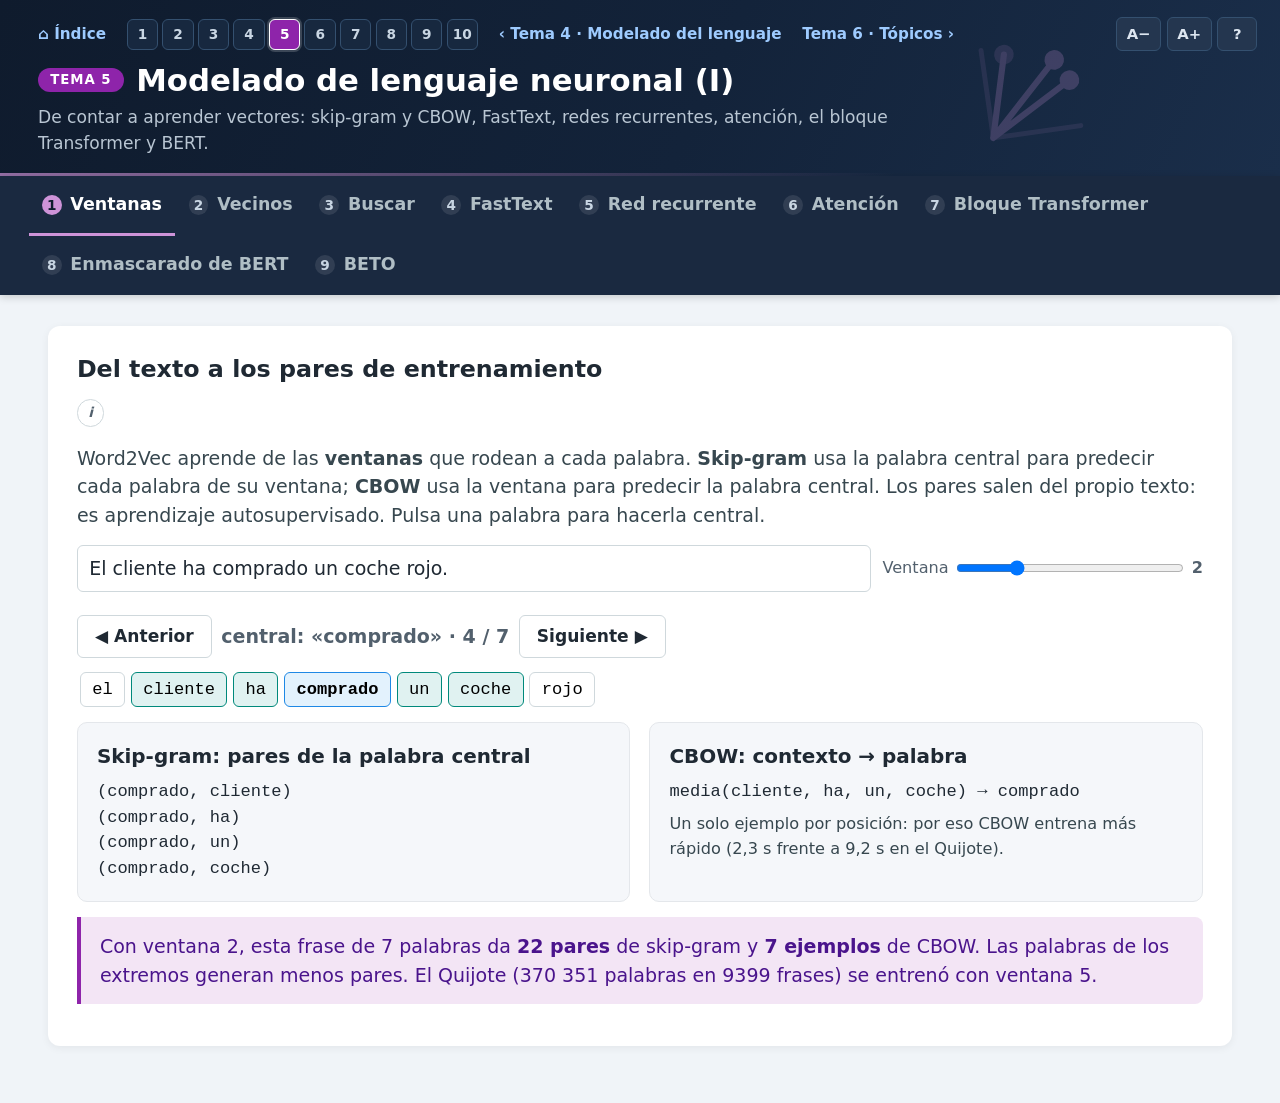
<file: 05_modelado_neuronal.html>
<!DOCTYPE html>
<html lang="es-ES">
<head>
<meta charset="UTF-8">
<meta name="viewport" content="width=device-width, initial-scale=1.0">
<title>Tema 5 · Modelado de lenguaje neuronal (I) — Procesamiento del Lenguaje Natural</title>
<style>
  :root {
    --ink: #1F2933; --ink2: #52606D; --muted: #9AA5B1; --line: #E4E7EB; --soft: #F5F7FA;
    --dark: #0F1B2D; --unir: #219BC3;
    --texto: #1E88E5; --estad: #00897B; --neuronal: #8E24AA; --aplic: #F57C00; --gris: #9AA5B1;
    --texto-l: #E3F2FD; --estad-l: #E0F2F1; --neuronal-l: #F3E5F5; --aplic-l: #FFF3E0;
    --ok: #2E7D32; --ok-l: #E8F5E9; --bad: #C62828; --bad-l: #FFEBEE; --warn: #8D6E00; --warn-l: #FFF8E1;
  }
  * { box-sizing: border-box; margin: 0; padding: 0; }
  body { font-family: system-ui, -apple-system, "Segoe UI", Roboto, Arial, sans-serif; background: #F0F4F8; color: var(--ink); line-height: 1.5; }
  a { color: #1565C0; }
  .header { background: var(--dark); color: #fff; padding: 1.6rem 2rem 1.2rem; }
  .header h1 { font-size: 1.6rem; margin-bottom: .25rem; }
  .header p { color: #B0BEC5; font-size: .95rem; }
  .header a { color: #8AB4F8; }
  .tabs { display: flex; flex-wrap: wrap; background: #1A2940; padding: 0 1.5rem; }
  .tab { background: none; border: none; border-bottom: 3px solid transparent; color: #B0BEC5; padding: .8rem 1rem; font: inherit; font-weight: 600; font-size: .92rem; cursor: pointer; }
  .tab:hover, .tab:focus-visible { color: #fff; outline: none; }
  .tab[aria-selected="true"] { color: #fff; border-bottom-color: #CE93D8; }
  .content { max-width: 1120px; margin: 1.6rem auto 3rem; padding: 0 1.2rem; }
  .panel { display: none; }
  .panel.active { display: block; }
  .card { background: #fff; border-radius: 12px; padding: 1.4rem 1.5rem; margin-bottom: 1.3rem; box-shadow: 0 2px 8px rgba(0,0,0,.06); }
  .card h2 { font-size: 1.25rem; margin-bottom: .6rem; }
  .card h3 { font-size: 1.05rem; margin: .9rem 0 .4rem; }
  .card p { color: #37474F; margin-bottom: .8rem; }
  .meta { display: flex; flex-wrap: wrap; gap: .5rem; margin-bottom: .9rem; }
  .tag { display: inline-block; font-size: .78rem; font-weight: 700; padding: .15rem .55rem; border-radius: 999px; background: var(--soft); color: var(--ink2); border: 1px solid var(--line); }
  .tag.real { background: var(--ok-l); color: #1B5E20; border-color: #A5D6A7; }
  .tag.pre { background: var(--texto-l); color: #0D47A1; border-color: #90CAF9; }
  .tag.illus { background: var(--warn-l); color: var(--warn); border-color: #F0D78C; }
  .info { background: var(--neuronal-l); border-left: 4px solid var(--neuronal); padding: .8rem 1rem; border-radius: 0 8px 8px 0; margin: .8rem 0; color: #4A148C; }
  .warnbox { background: var(--warn-l); border-left: 4px solid #F0B400; padding: .7rem 1rem; border-radius: 0 8px 8px 0; margin: .6rem 0; color: #5D4600; font-size: .93rem; }
  .badbox { background: var(--bad-l); border-left: 4px solid var(--bad); padding: .7rem 1rem; border-radius: 0 8px 8px 0; margin: .6rem 0; color: #8E1B1B; font-size: .93rem; }
  .btn { font: inherit; font-weight: 600; font-size: .88rem; padding: .45rem 1rem; border-radius: 6px; border: 1px solid transparent; cursor: pointer; }
  .btn-main { background: var(--neuronal); color: #fff; }
  .btn-main:hover { background: #6A1B9A; }
  .btn-gray { background: #ECEFF1; color: #37474F; border-color: #CFD8DC; }
  .btn-gray:hover { background: #CFD8DC; }
  .btn:focus-visible, select:focus-visible, textarea:focus-visible, input:focus-visible, .seg:focus-visible, td.clic:focus-visible { outline: 3px solid #CE93D8; outline-offset: 2px; }
  .row { display: flex; flex-wrap: wrap; gap: .6rem; align-items: center; margin: .6rem 0; }
  label.inline { display: inline-flex; gap: .4rem; align-items: center; cursor: pointer; }
  select, textarea, input[type=text], input[type=number] { font: inherit; padding: .45rem .6rem; border: 1px solid #CFD8DC; border-radius: 6px; background: #fff; color: var(--ink); }
  select { max-width: 100%; }
  textarea { width: 100%; min-height: 5.2rem; resize: vertical; font-family: Menlo, Consolas, monospace; font-size: .92rem; }
  input[type=text] { min-width: 18rem; }
  input[type=range] { width: 12rem; }
  .grid2 { display: grid; grid-template-columns: repeat(auto-fit, minmax(320px, 1fr)); gap: 1rem; }
  .grid3 { display: grid; grid-template-columns: repeat(auto-fit, minmax(260px, 1fr)); gap: 1rem; }
  .box { border: 1px solid var(--line); border-radius: 10px; padding: 1rem; background: var(--soft); }
  .box h3 { margin-top: 0; }
  .big { font-size: 1.8rem; font-weight: 800; color: var(--ink); }
  .small { font-size: .85rem; color: var(--ink2); }
  .stats { display: flex; flex-wrap: wrap; gap: 1.4rem; margin: .5rem 0; }
  .stats div { min-width: 120px; }
  .seggroup { display: flex; flex-wrap: wrap; gap: .4rem; margin: .4rem 0 .8rem; }
  .seg { font: inherit; font-size: .9rem; padding: .35rem .85rem; border-radius: 999px; border: 1px solid #CFD8DC; background: #fff; cursor: pointer; color: var(--ink); }
  .seg[aria-pressed="true"] { background: var(--dark); color: #fff; border-color: var(--dark); }
  table { border-collapse: collapse; width: 100%; font-size: .92rem; }
  th, td { text-align: left; padding: .4rem .55rem; border-bottom: 1px solid var(--line); vertical-align: top; }
  th { background: var(--dark); color: #fff; font-weight: 600; }
  td.num, th.num { text-align: right; font-variant-numeric: tabular-nums; }
  td.clic { cursor: pointer; }
  td.clic:hover { background: var(--neuronal-l); }
  td.sel { background: #FFE082 !important; font-weight: 700; }
  tr.hl td { background: var(--warn-l); }
  td.cero { color: var(--muted); }
  td.malo { background: var(--bad-l); color: #8E1B1B; font-weight: 700; }
  td.bueno { background: var(--ok-l); color: #1B5E20; font-weight: 700; }
  .scroll { overflow-x: auto; max-height: 28rem; overflow-y: auto; border: 1px solid var(--line); border-radius: 8px; }
  code, .mono { font-family: Menlo, Consolas, monospace; font-size: .9em; }
  .calc { font-family: Menlo, Consolas, monospace; font-size: .9rem; background: var(--soft); border: 1px solid var(--line); border-radius: 8px; padding: .7rem .9rem; white-space: pre-wrap; margin: .5rem 0; }
  .feedback { margin-top: .5rem; padding: .6rem .8rem; border-radius: 8px; font-size: .92rem; display: none; }
  .feedback.show { display: block; }
  .feedback.ok { background: var(--ok-l); color: #1B5E20; border: 1px solid #A5D6A7; }
  .feedback.bad { background: var(--bad-l); color: #8E1B1B; border: 1px solid #EF9A9A; }
  .quiz-item { border: 1px solid var(--line); border-radius: 10px; padding: .9rem 1rem; margin-bottom: .8rem; background: #fff; }
  .quiz-item .q { font-weight: 600; margin-bottom: .5rem; }
  .opts { display: flex; flex-wrap: wrap; gap: .45rem; }
  .opt { font: inherit; font-size: .88rem; padding: .35rem .8rem; border-radius: 999px; border: 1px solid #CFD8DC; background: #fff; cursor: pointer; color: var(--ink); }
  .opt:hover { background: var(--soft); }
  .opt.sel-ok { background: var(--ok-l); border-color: var(--ok); }
  .opt.sel-bad { background: var(--bad-l); border-color: var(--bad); }
  .path { display: flex; flex-direction: column; gap: .3rem; margin: .6rem 0; }
  .lvl { border: 2px solid var(--line); border-radius: 10px; padding: .6rem .9rem; background: #fff; }
  .lvl.usado { border-color: var(--ok); background: var(--ok-l); }
  .lvl.saltado { border-color: #EF9A9A; background: var(--bad-l); }
  .lvl.no { opacity: .55; }
  .arrow { text-align: center; color: var(--ink2); font-size: 1.2rem; line-height: 1; }
  .pill { display: inline-block; padding: .05rem .45rem; border-radius: 6px; background: var(--neuronal-l); border: 1px solid #CE93D8; font-family: Menlo, Consolas, monospace; font-size: .88rem; margin: .1rem; }
  .pill.unk { background: var(--warn-l); border-color: #F0D78C; }
  svg text { font-family: system-ui, -apple-system, "Segoe UI", Roboto, Arial, sans-serif; }
  .chart { width: 100%; height: auto; display: block; }
  .pill.cont { background: var(--aplic-l); border-color: #FFB74D; }
  .pill.esp { background: #ECEFF1; border-color: #B0BEC5; }
  .pill.mask { background: #FFE082; border-color: #F0B400; font-weight: 700; }
  .pill.azar { background: var(--bad-l); border-color: #EF9A9A; }
  .pill.igual { background: var(--ok-l); border-color: #A5D6A7; }
  .tokbtn { font: inherit; font-family: Menlo, Consolas, monospace; font-size: .9rem; padding: .2rem .6rem; border-radius: 6px; border: 1px solid #CFD8DC; background: #fff; cursor: pointer; margin: .15rem; }
  .tokbtn.centro { background: var(--texto-l); border-color: var(--texto); font-weight: 700; }
  .tokbtn.ctx { background: var(--estad-l); border-color: var(--estad); }
  .mat { width: auto; min-width: 12rem; }
  .mat td, .mat th { text-align: center; font-variant-numeric: tabular-nums; padding: .3rem .55rem; }
  .heat td { text-align: center; font-variant-numeric: tabular-nums; font-size: .82rem; padding: .25rem .35rem; }
  .bar { height: 1rem; background: var(--neuronal); border-radius: 3px; }
  .barcell { width: 50%; }
  .correcto td { background: var(--ok-l); font-weight: 700; }
  textarea.mtx { min-height: 4.6rem; width: 100%; }
  footer { max-width: 1120px; margin: 0 auto 2rem; padding: 0 1.2rem; font-size: .82rem; color: var(--ink2); }
  @media (max-width: 640px) { .header { padding: 1.2rem; } .tab { padding: .7rem .6rem; font-size: .85rem; } input[type=text] { min-width: 0; width: 100%; } }
  /* modo clase */
  .esquema { width: 100%; height: auto; display: block; }
  .modos { display: flex; gap: .4rem; flex-wrap: wrap; margin: .4rem 0; }
  .problemas { display: grid; grid-template-columns: repeat(3, minmax(0, 1fr)); gap: .8rem; margin-top: .8rem; }
  .problemas div { background: var(--soft); border-radius: 10px; padding: .7rem .9rem; border-top: 5px solid var(--bad); }
  .problemas b { display: block; margin-bottom: .2rem; }
  .bloque { display: grid; grid-template-columns: minmax(0, 0.9fr) minmax(0, 1.4fr); gap: 1.4rem; align-items: start; }
  .bloque-det { background: var(--soft); border-radius: 12px; padding: 1rem 1.1rem; border-left: 6px solid var(--neuronal); }
  .bloque-det h3 { margin: 0 0 .4rem; }
  .cabezas { display: grid; grid-template-columns: repeat(2, minmax(0, 1fr)); gap: .6rem; margin-top: .5rem; }
  .cabezas svg { width: 100%; height: auto; display: block; background: #fff; border-radius: 6px; }
  .rango { width: 100%; height: auto; display: block; }
  .mat td { transition: background-color .2s; }
  .calc .oculta { opacity: .12; }
</style>
<link rel="icon" href="comun/icono.svg" type="image/svg+xml">
<link rel="stylesheet" href="comun/clase.css">
</head>
<body class="bloque-neuronal">
<header class="header">
  <nav class="migas" aria-label="Navegación entre temas"><a class="inicio" href="index.html">⌂ Índice</a><span class="chips"><a href="01_introduccion.html" style="--c:#1E88E5" title="Tema 1 · Introducción">1</a><a href="02_texto_como_dato.html" style="--c:#1E88E5" title="Tema 2 · El texto como dato">2</a><a href="03_extraccion_informacion.html" style="--c:#1E88E5" title="Tema 3 · Extracción de información">3</a><a href="04_modelado_lenguaje.html" style="--c:#00897B" title="Tema 4 · Modelado del lenguaje">4</a><a href="05_modelado_neuronal.html" style="--c:#8E24AA" title="Tema 5 · Modelado neuronal (I)" aria-current="page">5</a><a href="06_topicos.html" style="--c:#00897B" title="Tema 6 · Tópicos">6</a><a href="07_sentimientos.html" style="--c:#E65100" title="Tema 7 · Sentimientos">7</a><a href="08_modelado_neuronal_ii.html" style="--c:#8E24AA" title="Tema 8 · Modelado neuronal (II)">8</a><a href="09_aplicaciones.html" style="--c:#E65100" title="Tema 9 · Aplicaciones">9</a><a href="10_visualizacion.html" style="--c:#E65100" title="Tema 10 · Visualización">10</a></span><a class="ant" href="04_modelado_lenguaje.html">‹ Tema 4 · Modelado del lenguaje</a><a class="sig" href="06_topicos.html">Tema 6 · Tópicos ›</a></nav>
  <h1><span class="num-tema">TEMA 5</span>Modelado de lenguaje neuronal (I)</h1>
  <p>De contar a aprender vectores: skip-gram y CBOW, FastText, redes recurrentes, atención, el bloque Transformer y BERT.</p>
  <div class="header-glifo"><svg viewBox="0 0 48 48" aria-hidden="true" focusable="false"><path d="M6 42V6M6 42h36" fill="none" stroke="currentColor" stroke-width="2" stroke-opacity=".45" stroke-linecap="round"/><path d="M6 42 35 14M6 42 40 23M6 42 15 9" fill="none" stroke="currentColor" stroke-width="2.5" stroke-linecap="round" stroke-linejoin="round"/><g fill="currentColor"><circle cx="35" cy="14" r="4"/><circle cx="40" cy="23" r="4"/><circle cx="15" cy="9" r="4" fill-opacity=".55"/></g></svg></div>
</header>
<div class="tabs" role="tablist" aria-label="Pestañas de la demo">
  <button class="tab" role="tab" id="t-ven" aria-controls="p-ven" aria-selected="true"><span class="tab-n">1</span> Ventanas</button>
  <button class="tab" role="tab" id="t-vec" aria-controls="p-vec" aria-selected="false"><span class="tab-n">2</span> Vecinos</button>
  <button class="tab" role="tab" id="t-bus" aria-controls="p-bus" aria-selected="false"><span class="tab-n">3</span> Buscar</button>
  <button class="tab" role="tab" id="t-ft" aria-controls="p-ft" aria-selected="false"><span class="tab-n">4</span> FastText</button>
  <button class="tab" role="tab" id="t-rnn" aria-controls="p-rnn" aria-selected="false"><span class="tab-n">5</span> Red recurrente</button>
  <button class="tab" role="tab" id="t-at" aria-controls="p-at" aria-selected="false"><span class="tab-n">6</span> Atención</button>
  <button class="tab" role="tab" id="t-tr" aria-controls="p-tr" aria-selected="false"><span class="tab-n">7</span> Bloque Transformer</button>
  <button class="tab" role="tab" id="t-mlm" aria-controls="p-mlm" aria-selected="false"><span class="tab-n">8</span> Enmascarado de BERT</button>
  <button class="tab" role="tab" id="t-bert" aria-controls="p-bert" aria-selected="false"><span class="tab-n">9</span> BETO</button>
</div>
<div class="content">

<!-- ============================================================ 1 -->
<section class="panel active" id="p-ven" role="tabpanel" aria-labelledby="t-ven">
  <div class="card">
    <h2>Del texto a los pares de entrenamiento</h2>
    <div class="meta"><span class="tag real">Calculado en el navegador</span></div>
    <p>Word2Vec aprende de las <strong>ventanas</strong> que rodean a cada palabra. <strong>Skip-gram</strong> usa la palabra central para predecir cada palabra de su ventana; <strong>CBOW</strong> usa la ventana para predecir la palabra central. Los pares salen del propio texto: es aprendizaje autosupervisado. Pulsa una palabra para hacerla central.</p>
    <div class="row">
      <input type="text" id="ven-frase" value="El cliente ha comprado un coche rojo." aria-label="Frase" style="flex:1">
      <label class="inline small" for="ven-v">Ventana <input type="range" id="ven-v" min="1" max="5" value="2"> <b id="ven-vv">2</b></label>
    </div>
    <div id="ven-pasos"></div>
    <div id="ven-toks"></div>
    <div class="grid2" style="margin-top:.6rem">
      <div class="box"><h3>Skip-gram: pares de la palabra central</h3><div id="ven-sg"></div></div>
      <div class="box"><h3>CBOW: contexto → palabra</h3><div id="ven-cbow"></div></div>
    </div>
    <div id="ven-total" class="info"></div>
  </div>
</section>

<!-- ============================================================ 2 -->
<section class="panel" id="p-vec" role="tabpanel" aria-labelledby="t-vec">
  <div class="card">
    <h2>Palabras parecidas: TF-IDF frente a Word2Vec</h2>
    <div class="meta"><span class="tag pre">Precalculado en Python con el Quijote completo (gensim 4.4.0)</span></div>
    <p>Con TF-IDF, una palabra es su columna en la matriz capítulos × palabras: se parecen las que <strong>aparecen en los mismos capítulos</strong>. Con skip-gram y CBOW, una palabra es una fila de la matriz de embeddings aprendida de las ventanas: se parecen las que <strong>se usan igual</strong>. Coseno entre paréntesis.</p>
    <div class="row"><label for="vec-w" class="small">Palabra</label><select id="vec-w"></select><span class="small" id="vec-frec"></span></div>
    <div id="vec-aviso"></div>
    <div class="grid3" id="vec-listas"></div>
    <p class="small" id="vec-param"></p>
  </div>
  <div class="card">
    <h3 style="margin-top:0">Analogías con el skip-gram del Quijote</h3>
    <div class="meta"><span class="tag pre">Precalculado</span></div>
    <table id="vec-analog"><thead><tr><th>operación</th><th>5 palabras más cercanas</th><th class="num">puesto de la esperada</th></tr></thead><tbody></tbody></table>
    <p class="small">Las analogías vectoriales son aproximaciones que dependen del corpus. Se excluyen las palabras de entrada.</p>
  </div>
  <div class="card">
    <h3 style="margin-top:0">Proyectar 100 dimensiones en 2 (PCA)</h3>
    <div class="meta"><span class="tag pre">Coordenadas precalculadas</span></div>
    <div class="row"><button class="btn btn-gray" id="vec-ana" type="button">Mostrar la analogía rocinante − quijote + sancho</button></div>
    <div id="vec-pca"></div>
    <p class="small" id="vec-var"></p>
  </div>
</section>

<!-- ============================================================ 3 -->
<section class="panel" id="p-bus" role="tabpanel" aria-labelledby="t-bus">
  <div class="card">
    <h2>Buscar capítulos con descripciones</h2>
    <div class="meta"><span class="tag pre">Puestos y capítulos precalculados en Python</span><span class="tag real">Resumen calculado en el navegador</span></div>
    <p>Doce descripciones de episodios, redactadas sin copiar el texto. Para cada una se ordenan los 126 capítulos por coseno y se mira en qué <strong>puesto</strong> sale el correcto. El <strong>MRR</strong> es la media de 1/puesto: vale 1 si el correcto sale siempre primero.</p>
    <table id="bus-res"><thead><tr><th>representación</th><th class="num">puesto medio</th><th class="num">MRR</th><th class="num">en el top 3</th></tr></thead><tbody></tbody></table>
    <h3>Puesto del capítulo correcto en cada consulta (cuanto más a la izquierda, mejor)</h3>
    <svg id="bus-puntos" class="rango" viewBox="0 0 1000 250" role="img" aria-label="Puesto del capítulo correcto por consulta y representación"></svg>
    <div class="warnbox">Doce consultas son una muestra pequeña: la cifra exacta es orientativa; la dirección del resultado es clara.</div>
  </div>
  <div class="card">
    <h3 style="margin-top:0">Consulta a consulta</h3>
    <div class="row"><label for="bus-q" class="small">Consulta</label><select id="bus-q"></select></div>
    <p id="bus-info" class="small"></p>
    <div class="grid2" id="bus-tops"></div>
  </div>
</section>

<!-- ============================================================ 4 -->
<section class="panel" id="p-ft" role="tabpanel" aria-labelledby="t-ft">
  <div class="card">
    <h2>FastText: la palabra como suma de n-gramas de caracteres</h2>
    <div class="meta"><span class="tag real">n-gramas calculados en el navegador (iguales a gensim)</span><span class="tag pre">Vecinos precalculados</span></div>
    <p>FastText (Bojanowski et al., 2017) rodea la palabra con <code>&lt;</code> y <code>&gt;</code>, extrae sus n-gramas de <strong>caracteres</strong> de 3 a 6 y añade la palabra completa. Su vector es la suma (artículo) o la media (gensim) de los vectores de esas piezas. Una palabra nueva se representa solo con sus n-gramas.</p>
    <div class="row">
      <label for="ft-a" class="small">Palabra</label><input type="text" id="ft-a" value="rocín" style="min-width:12rem">
      <label for="ft-min" class="small">n de</label><select id="ft-min"><option>2</option><option selected>3</option><option>4</option></select>
      <label for="ft-max" class="small">a</label><select id="ft-max"><option>3</option><option>4</option><option>5</option><option selected>6</option></select>
    </div>
    <div id="ft-ng"></div>
    <h3>¿Qué piezas comparten dos palabras?</h3>
    <div class="row"><input type="text" id="ft-b1" value="dulsinea" aria-label="Primera palabra" style="min-width:10rem"><input type="text" id="ft-b2" value="dulcinea" aria-label="Segunda palabra" style="min-width:10rem"></div>
    <div id="ft-comp"></div>
    <p>FastText representa cada palabra mediante n-gramas de <b>caracteres</b>, de tamaños 3 a 6 por defecto.</p>
  </div>
  <div class="card">
    <h3 style="margin-top:0">Palabras que no están en el Quijote</h3>
    <div class="meta"><span class="tag pre">Precalculado con FastText</span></div>
    <table id="ft-oov"><thead><tr><th>palabra</th><th>¿tiene vector en Word2Vec?</th><th class="num">n-gramas</th><th>vecinos con FastText</th></tr></thead><tbody></tbody></table>
    <p class="small">gensim reparte los n-gramas en 2 millones de cubetas con una función hash; esa parte no se reproduce aquí. Las piezas no son significado: «quijotesco» queda también cerca de «galeote» y «dote» por compartir finales.</p>
  </div>
</section>

<!-- ============================================================ 5 · RNN -->
<section class="panel" id="p-rnn" role="tabpanel" aria-labelledby="t-rnn">
  <div class="card">
    <h2>Una red recurrente lee la frase palabra a palabra</h2>
    <div class="meta"><span class="tag illus">Esquema: no ejecuta ninguna red</span></div>
    <p>En cada paso entra una palabra; el estado oculto <b>h</b> la combina con el estado anterior, que resume todo lo leído, y la red predice la palabra siguiente. Avanza paso a paso.</p>
    <div class="modos" id="rnn-modo" role="group" aria-label="Variante">
      <button class="seg" data-m="simple" aria-pressed="true">Simple</button>
      <button class="seg" data-m="apilada" aria-pressed="false">Apilada, dos capas</button>
      <button class="seg" data-m="bidi" aria-pressed="false">Bidireccional</button>
    </div>
    <div id="rnn-pasos"></div>
    <svg id="rnn-svg" class="esquema" viewBox="0 0 1000 400" role="img" aria-label="Red recurrente desplegada en el tiempo"></svg>
    <div class="info" id="rnn-msg"></div>
    <div class="problemas">
      <div><b>Distancia</b>Lo leído al principio llega a los últimos pasos muy diluido, tras muchas combinaciones.</div>
      <div><b>Gradiente</b>Al entrenar, la señal de error se desvanece (o explota) al retroceder muchos pasos; las LSTM lo alivian con puertas.</div>
      <div><b>Paralelismo</b>El paso t necesita el t − 1: no se puede calcular toda la frase a la vez.</div>
    </div>
    <p class="small" style="margin-top:.6rem">La atención (pestaña 6) conecta cada palabra con todas las demás directamente y en paralelo: es la idea del Transformer.</p>
  </div>
</section>

<!-- ============================================================ 6 -->
<section class="panel" id="p-at" role="tabpanel" aria-labelledby="t-at">
  <div class="card">
    <h2>Atención paso a paso</h2>
    <div class="meta"><span class="tag real">Calculado en el navegador</span></div>
    <p>Atención(Q, K, V) = softmax(QK<sup>⊤</sup>/√d<sub>k</sub>)·V (Vaswani et al., 2017). Cada fila de Q es la <strong>query</strong> de una palabra; cada fila de K, su <strong>key</strong>; cada fila de V, su <strong>value</strong>. Las matrices iniciales permiten seguir el cálculo paso a paso. Escribe una fila por línea, números separados por espacios.</p>
    <div class="grid3">
      <div><label for="at-q" class="small"><b>Q</b> (queries)</label><textarea class="mtx" id="at-q">0.5 0.3
0.2 0.7
0.8 0.4</textarea></div>
      <div><label for="at-k" class="small"><b>K</b> (keys)</label><textarea class="mtx" id="at-k">0.8 0.2
0.6 0.4
0.3 0.9</textarea></div>
      <div><label for="at-v" class="small"><b>V</b> (values)</label><textarea class="mtx" id="at-v">0.1 0.9
0.5 0.5
0.7 0.3</textarea></div>
    </div>
    <div class="row">
      <label class="inline"><input type="checkbox" id="at-esc"> Dividir por √d<sub>k</sub></label>
      <label class="inline"><input type="checkbox" id="at-cau"> Máscara causal (modelo de lenguaje; ejercicio 9)</label>
      <button class="btn btn-gray" id="at-reset">Restaurar las matrices iniciales</button>
    </div>
    <div id="at-error"></div>
    <div class="grid3" id="at-mats"></div>
  </div>
  <div class="card">
    <h3 style="margin-top:0">El cálculo de una palabra</h3>
    <div class="row"><label for="at-i" class="small">Palabra</label><select id="at-i"></select></div>
    <svg id="at-arcos" class="esquema" viewBox="0 0 900 230" role="img" aria-label="Pesos de atención de la palabra elegida como grosor de las líneas"></svg>
    <div id="at-pasos"></div>
    <div class="calc" id="at-det"></div>
    <p>La <i>query</i> es un vector de d<sub>k</sub> números. Los pesos de atención se obtienen aplicando softmax a las puntuaciones y son no negativos.</p>
  </div>
</section>

<!-- ============================================================ 7 · Bloque Transformer -->
<section class="panel" id="p-tr" role="tabpanel" aria-labelledby="t-tr">
  <div class="card">
    <h2>El bloque Transformer, pieza a pieza</h2>
    <div class="meta"><span class="tag real">Posiciones: fórmula calculada en el navegador</span><span class="tag pre">Cabezas: pesos reales de BETO precalculados</span></div>
    <p>Un bloque = atención multicabeza + red prealimentada, cada una con su suma residual y su normalización. BETO apila 12 bloques. Avanza pieza a pieza.</p>
    <div id="tr-pasos"></div>
    <div class="bloque">
      <svg id="tr-svg" class="esquema" viewBox="0 0 470 560" role="img" aria-label="Esquema del bloque Transformer"></svg>
      <div class="bloque-det" id="tr-det"></div>
    </div>
  </div>
</section>

<!-- ============================================================ 8 -->
<section class="panel" id="p-mlm" role="tabpanel" aria-labelledby="t-mlm">
  <div class="card">
    <h2>Cómo se preparan los datos de BERT</h2>
    <div class="meta"><span class="tag illus">Ilustración: simulación en el navegador con palabras, no con subpalabras; no ejecuta BERT</span></div>
    <p>Receta de BERT (Devlin et al., 2019): se elige al azar el 15 % de los tokens; de ellos, el 80 % se cambia por <span class="pill mask">[MASK]</span>, el 10 % por un token al azar <span class="pill azar">azar</span> y el 10 % se deja igual <span class="pill igual">igual</span>. El modelo debe predecir el original en todos los elegidos.</p>
    <div class="row">
      <input type="text" id="mlm-frase" value="María buscó a Garfield, su gato doméstico, para darle de comer, y después salió a pasear con su perro por el parque del barrio mientras caía la tarde." aria-label="Frase" style="flex:1">
    </div>
    <div class="row"><label for="mlm-seed" class="small">Semilla</label><input type="number" id="mlm-seed" value="7" style="width:6rem"><button class="btn btn-main" id="mlm-go">Enmascarar</button><button class="btn btn-gray" id="mlm-rep">Repetir 2000 veces</button></div>
    <div id="mlm-out"></div>
    <div id="mlm-stats"></div>
    <p class="small">Los tokens al azar se toman, con probabilidad uniforme, de las palabras de la frase y de una lista de palabras del Quijote. El colador real de transformers trabaja con subpalabras y elige el token al azar de forma uniforme entre las 31 002 del vocabulario de BETO.</p>
  </div>
  <div class="card">
    <h3 style="margin-top:0">El colador real con BETO</h3>
    <div class="meta"><span class="tag pre">Precalculado en Python (DataCollatorForLanguageModeling, transformers 5.19.0)</span></div>
    <div id="mlm-real"></div>
  </div>
</section>

<!-- ============================================================ 7 -->
<section class="panel" id="p-bert" role="tabpanel" aria-labelledby="t-bert">
  <div class="card">
    <h2>BETO: salidas reales de un BERT en español</h2>
    <div class="meta"><span class="tag pre">Precalculado en Python con BETO (dccuchile/bert-base-spanish-wwm-cased, revisión c4d86612f51b). El navegador no ejecuta el modelo</span></div>
    <div class="stats" id="bert-stats"></div>
    <h3>Subpalabras</h3>
    <div id="bert-tok"></div>
  </div>
  <div class="card">
    <h3 style="margin-top:0">Rellenar el hueco</h3>
    <div class="row"><label for="bert-f" class="small">Frase</label><select id="bert-f"></select></div>
    <table id="bert-rel"></table>
    <p class="small">Probabilidades sobre las 31 002 subpalabras. El modelo propone lo frecuente en ese contexto, no lo verdadero: «gato» como herramienta queda en el puesto 27.</p>
  </div>
  <div class="card">
    <h3 style="margin-top:0">Un vector por aparición</h3>
    <div class="seggroup" role="group" aria-label="Palabra" id="bert-pal">
      <button class="seg" data-p="banco" aria-pressed="true">banco</button>
      <button class="seg" data-p="gato" aria-pressed="false">gato: animal y herramienta</button>
    </div>
    <div class="grid2"><div><table class="heat" id="bert-cos"></table><p class="small">Verde: mismo sentido; rojo: distinto. Coseno de los vectores de la última capa.</p></div><div id="bert-frases" class="small"></div></div>
    <h3>¿En qué capa se separan los sentidos de «banco»?</h3>
    <div id="bert-capas"></div>
  </div>
  <div class="card">
    <h3 style="margin-top:0">Pesos de atención de BETO</h3>
    <div class="row">
      <label for="bert-capa" class="small">Capa</label><select id="bert-capa"></select>
      <label for="bert-cab" class="small">Cabeza</label><select id="bert-cab"></select>
    </div>
    <div class="scroll" style="max-height:none"><table class="heat" id="bert-att"></table></div>
    <p class="small">Filas: quién mira; columnas: a quién. Cada fila suma 1. En las capas altas muchas cabezas miran sobre todo a [SEP], un patrón que Clark et al. (2019) interpretan como «no atender a nada»: un peso de atención no es una explicación.</p>
  </div>
</section>

</div>


<script src="05_modelado_neuronal_lib.js"></script>
<script src="05_modelado_neuronal_datos.js"></script>
<script src="comun/clase.js"></script>
<script>
"use strict";
const L = window.NN05, D = window.DATOS05;
const $ = (s) => document.querySelector(s);
const $$ = (s) => [...document.querySelectorAll(s)];
const esc = (s) => String(s).replace(/[&<>"]/g, (c) => ({ "&": "&amp;", "<": "&lt;", ">": "&gt;", '"': "&quot;" }[c]));
const fmt = (x, d = 3) => (x === -Infinity ? "−∞" : x.toFixed(d).replace(".", ",").replace("-", "−"));
const fmtN = (n) => (n < 10000 ? String(n) : String(n).replace(/\B(?=(\d{3})+(?!\d))/g, " "));  // como en las diapositivas
const COL = { personajes: "#1E88E5", animales: "#00897B", armas: "#8E24AA", lugares: "#F57C00" };
function heat(v, max = 1) { const a = Math.max(0, Math.min(1, v / max)); return `background: rgba(142,36,170,${(a * 0.85).toFixed(3)}); color:${a > 0.55 ? "#fff" : "#1F2933"}`; }

// ---------------------------------------------------------------- pestañas
$$(".tab").forEach((t) => t.addEventListener("click", () => {
  $$(".tab").forEach((x) => x.setAttribute("aria-selected", x === t ? "true" : "false"));
  $$(".panel").forEach((p) => p.classList.toggle("active", p.id === t.getAttribute("aria-controls")));
}));
$$(".tab").forEach((t, i, arr) => t.addEventListener("keydown", (e) => {
  if (e.key === "ArrowRight" || e.key === "ArrowLeft") {
    const j = (i + (e.key === "ArrowRight" ? 1 : arr.length - 1)) % arr.length;
    arr[j].focus(); arr[j].click();
  }
}));
function segmentado(grupo, cb) {
  $$(grupo + " .seg").forEach((b) => b.addEventListener("click", () => {
    $$(grupo + " .seg").forEach((x) => x.setAttribute("aria-pressed", x === b ? "true" : "false"));
    cb(b);
  }));
}

// ================================================================ 1 · Ventanas
let venCentro = null;
function pintarVentanas() {
  const toks = L.tokens($("#ven-frase").value), v = +$("#ven-v").value;
  $("#ven-vv").textContent = v;
  if (!toks.length) { $("#ven-toks").innerHTML = '<div class="warnbox">Escribe una frase con alguna palabra.</div>'; $("#ven-sg").innerHTML = $("#ven-cbow").innerHTML = $("#ven-total").innerHTML = ""; return; }
  if (venCentro === null || venCentro >= toks.length) venCentro = Math.max(0, toks.indexOf("comprado"));
  const i = venCentro;
  $("#ven-toks").innerHTML = toks.map((w, j) => `<button class="tokbtn ${j === i ? "centro" : (Math.abs(j - i) <= v ? "ctx" : "")}" data-j="${j}" aria-pressed="${j === i}">${esc(w)}</button>`).join("");
  $$("#ven-toks .tokbtn").forEach((b) => b.addEventListener("click", () => { Clase.marcarPasoActivo(pasosVen); pasosVen.ir(+b.dataset.j); }));
  const ctx = L.contextoCBOW(toks, i, v);
  $("#ven-sg").innerHTML = ctx.map((c) => `<div class="mono">(${esc(toks[i])}, ${esc(c)})</div>`).join("") || "<p class='small'>Sin contexto.</p>";
  $("#ven-cbow").innerHTML = `<div class="mono">media(${ctx.map(esc).join(", ")}) → ${esc(toks[i])}</div><p class="small" style="margin-top:.4rem">Un solo ejemplo por posición: por eso CBOW entrena más rápido (2,3 s frente a 9,2 s en el Quijote).</p>`;
  const pares = L.paresSkipgram(toks, v);
  $("#ven-total").innerHTML = `Con ventana ${v}, esta frase de ${toks.length} palabra${toks.length === 1 ? "" : "s"} da <b>${pares.length} par${pares.length === 1 ? "" : "es"}</b> de skip-gram y <b>${toks.length} ejemplo${toks.length === 1 ? "" : "s"}</b> de CBOW. Las palabras de los extremos generan menos pares. El Quijote (${fmtN(D.corpus.palabras)} palabras en ${fmtN(D.corpus.frases)} frases) se entrenó con ventana ${D.parametros.window}.`;
}
$("#ven-frase").addEventListener("input", () => { venCentro = null; pintarVentanas(); pasosVen.ir(venCentro || 0); });
$("#ven-v").addEventListener("input", pintarVentanas);
pintarVentanas();
// La ventana se desliza por la frase con las flechas
const pasosVen = Clase.pasos($("#ven-pasos"), { total: () => L.tokens($("#ven-frase").value).length, inicio: venCentro || 0,
  etiqueta: (k) => "central: «" + (L.tokens($("#ven-frase").value)[k] || "") + "»", pintar: (k) => { venCentro = k; pintarVentanas(); } });

// ================================================================ 2 · Vecinos
const palabrasVec = Object.keys(D.vecinos);
$("#vec-w").innerHTML = palabrasVec.map((w, k) => `<option value="${esc(w)}">${esc(w)}</option>`).join("");
$("#vec-w").value = "hermosa";
function pintarVecinos() {
  const w = $("#vec-w").value, r = D.vecinos[w];
  $("#vec-frec").textContent = `${fmtN(r.frecuencia)} apariciones en ${r.capitulos} de 126 capítulos`;
  $("#vec-aviso").innerHTML = r.frecuencia < 30 ? `<div class="warnbox">Solo ${r.frecuencia} apariciones: con tan pocos contextos, los vectores de Word2Vec son ruidosos.</div>` : "";
  const lista = (t, xs, sub) => `<div class="box"><h3>${t}</h3><p class="small">${sub}</p><table>${xs.map(([x, s]) => `<tr><td><b>${esc(x)}</b></td><td class="barcell"><div class="bar" style="width:${(100 * Math.max(0, s)).toFixed(1)}%"></div></td><td class="num">${fmt(s)}</td></tr>`).join("")}</table></div>`;
  $("#vec-listas").innerHTML = lista("TF-IDF", r.tfidf, "aparecen en los mismos capítulos") + lista("skip-gram", r.skipgram, "se usan en las mismas ventanas") + lista("CBOW", r.cbow, "ídem, prediciendo la palabra central");
}
$("#vec-w").addEventListener("change", pintarVecinos);
pintarVecinos();
const P = D.parametros;
$("#vec-param").textContent = `Word2Vec: d = ${P.vector_size}, ventana ${P.window}, mínimo ${P.min_count} apariciones (${fmtN(D.vocabulario_modelos)} palabras), ${P.negative} negativos, ${P.epochs} épocas, semilla ${P.seed}, un hilo. TF-IDF sin palabras vacías.`;
$("#vec-analog tbody").innerHTML = [["rocinante - quijote + sancho", "rucio", "puesto_rucio"], ["rey - hombre + mujer", "reina", "puesto_reina"]].map(([k, e, c]) =>
  `<tr><td>${esc(k.replace(/ - /g, " − "))}</td><td>${D.analogias[k].top5.map(([x]) => esc(x)).join(", ")}</td><td class="num">«${e}»: ${D.analogias[k][c]}.º</td></tr>`).join("");
(function pca() {
  const c = D.pca.coords, xs = Object.values(c).map((p) => p[0]), ys = Object.values(c).map((p) => p[1]);
  const W = 900, H = 380, m = 40;
  const x0 = Math.min(...xs), x1 = Math.max(...xs), y0 = Math.min(...ys), y1 = Math.max(...ys);
  const X = (x) => m + (x - x0) / (x1 - x0) * (W - 2 * m - 80), Y = (y) => H - m - (y - y0) / (y1 - y0) * (H - 2 * m);
  let s = `<svg class="chart" viewBox="0 0 ${W} ${H}" role="img" aria-label="Proyección PCA de 24 palabras del skip-gram del Quijote">`;
  s += `<line x1="${X(0)}" y1="${m / 2}" x2="${X(0)}" y2="${H - m / 2}" stroke="#E4E7EB"/><line x1="${m / 2}" y1="${Y(0)}" x2="${W - m / 2}" y2="${Y(0)}" stroke="#E4E7EB"/>`;
  // Etiquetas sin solapes: se prueban varias posiciones alrededor del punto (anchura estimada del texto)
  const cajas = Object.values(c).map(([x, y]) => [X(x) - 6, Y(y) - 6, X(x) + 6, Y(y) + 6]);
  const choca = (b) => cajas.some((o) => b[0] < o[2] && b[2] > o[0] && b[1] < o[3] && b[3] > o[1]);
  const OFF = [[7, -5, "start"], [7, 15, "start"], [-7, -5, "end"], [-7, 15, "end"], [0, -11, "middle"], [0, 22, "middle"], [9, -16, "start"], [-9, -16, "end"]];
  for (const [g, ws] of Object.entries(D.pca.grupos)) for (const w of ws) {
    const px = X(c[w][0]), py = Y(c[w][1]), ancho = 7.4 * w.length;
    let elegido = OFF[0];
    for (const o of OFF) {
      const x0 = o[2] === "start" ? px + o[0] : o[2] === "end" ? px + o[0] - ancho : px - ancho / 2;
      const caja = [x0, py + o[1] - 12, x0 + ancho, py + o[1] + 2];
      if (!choca(caja)) { elegido = o; cajas.push(caja); break; }
    }
    s += `<circle cx="${px.toFixed(1)}" cy="${py.toFixed(1)}" r="5" fill="${COL[g]}"/><text x="${(px + elegido[0]).toFixed(1)}" y="${(py + elegido[1]).toFixed(1)}" text-anchor="${elegido[2]}" font-size="13" fill="${COL[g]}">${esc(w)}</text>`;
  }
  Object.keys(D.pca.grupos).forEach((g, k) => { s += `<circle cx="${W - 120}" cy="${30 + k * 22}" r="5" fill="${COL[g]}"/><text x="${W - 110}" y="${35 + k * 22}" font-size="13">${g}</text>`; });
  // Analogía: dos flechas paralelas en el plano (quijote → rocinante, sancho → rucio)
  const flecha = (a, b, col) => `<line x1="${X(c[a][0])}" y1="${Y(c[a][1])}" x2="${X(c[b][0])}" y2="${Y(c[b][1])}" stroke="${col}" stroke-width="3" marker-end="url(#pf)"/>`;
  if (["quijote", "rocinante", "sancho", "rucio"].every((w) => c[w])) s += `<g id="vec-ana-g" style="display:none"><defs><marker id="pf" viewBox="0 0 10 10" refX="9" refY="5" markerWidth="7" markerHeight="7" orient="auto"><path d="M0 0L10 5L0 10z" fill="#C62828"/></marker></defs>${flecha("quijote", "rocinante", "#C62828")}${flecha("sancho", "rucio", "#C62828")}</g>`;
  $("#vec-pca").innerHTML = s + "</svg>";
  $("#vec-ana").addEventListener("click", () => { const g = $("#vec-ana-g"); if (!g) return; const on = g.style.display === "none"; g.style.display = on ? "" : "none";
    $("#vec-ana").textContent = on ? "Ocultar la analogía" : "Mostrar la analogía rocinante − quijote + sancho"; });
  const [v1, v2] = D.pca.varianza_explicada_pct;
  $("#vec-var").textContent = `Los dos ejes recogen el ${fmt(v1, 1)} % y el ${fmt(v2, 1)} % de la varianza (${fmt(v1 + v2, 1)} % en total): una proyección orienta, no demuestra.`;
})();

// ================================================================ 3 · Buscar
const METODOS = { tfidf: "TF-IDF", w2v_media: "Media de vectores skip-gram", w2v_ponderada: "Media skip-gram ponderada por idf", fasttext_ponderada: "Media FastText ponderada por idf" };
$("#bus-res tbody").innerHTML = Object.entries(METODOS).map(([m, nom]) => {
  const r = L.resumenPuestos(D.busqueda.map((b) => b.metodos[m].puesto));
  return `<tr${m === "tfidf" ? ' class="correcto"' : ""}><td>${nom}</td><td class="num">${fmt(r.puesto_medio, 1)}</td><td class="num">${fmt(r.mrr, 3)}</td><td class="num">${r.entre_los_3_primeros} de ${D.busqueda.length}</td></tr>`;
}).join("");
(function puestos() {
  const svg = $("#bus-puntos"), ms = Object.entries(METODOS), x0 = 330, x1 = 960, X = (r) => x0 + (x1 - x0) * Math.log(r) / Math.log(126);
  let g = "";
  [1, 2, 3, 5, 10, 20, 50, 126].forEach((r) => { g += `<line x1="${X(r)}" x2="${X(r)}" y1="20" y2="${30 + ms.length * 50}" stroke="#E4E7EB"/><text x="${X(r)}" y="${48 + ms.length * 50}" text-anchor="middle" font-size="13" fill="#52606D">${r}.º</text>`; });
  ms.forEach(([m, nom], i) => {
    const y = 45 + i * 50, r = L.resumenPuestos(D.busqueda.map((b) => b.metodos[m].puesto));
    g += `<text x="${x0 - 14}" y="${y + 5}" text-anchor="end" font-size="15" font-weight="${m === "tfidf" ? 800 : 500}">${esc(nom)}</text>`;
    D.busqueda.forEach((b) => { g += `<circle cx="${X(b.metodos[m].puesto)}" cy="${y}" r="8" fill="${m === "tfidf" ? "#00897B" : "#8E24AA"}" fill-opacity=".55"><title>${esc(b.consulta)}: ${b.metodos[m].puesto}.º</title></circle>`; });
    g += `<text x="${x1 + 8}" y="${y + 5}" font-size="13" fill="#1F2933">MRR ${fmt(r.mrr, 2)}</text>`;
  });
  svg.setAttribute("viewBox", `0 0 1040 ${60 + ms.length * 50}`);
  svg.innerHTML = g;
})();
$("#bus-q").innerHTML = D.busqueda.map((b, k) => `<option value="${k}">«${esc(b.consulta)}» (${b.capitulo})</option>`).join("");
function pintarBusqueda() {
  const b = D.busqueda[+$("#bus-q").value];
  $("#bus-info").innerHTML = `Capítulo correcto: <b>${esc(b.titulo)}</b><br>Palabras usadas: ${b.palabras.map((w) => `<span class="pill${b.ausentes.includes(w) ? " unk" : ""}">${esc(w)}</span>`).join(" ")}${b.ausentes.length ? " (en amarillo, ausentes del Quijote)" : ""}.`;
  $("#bus-tops").innerHTML = Object.entries(METODOS).map(([m, nom]) => {
    const r = b.metodos[m];
    return `<div class="box"><h3>${nom}: puesto ${r.puesto}</h3><table>${r.top5.map(([c, s], k) => `<tr${c === b.capitulo ? ' class="correcto"' : ""}><td>${k + 1}.º</td><td>${esc(c)}</td><td class="num">${fmt(s)}</td></tr>`).join("")}</table></div>`;
  }).join("");
}
$("#bus-q").addEventListener("change", pintarBusqueda);
pintarBusqueda();

// ================================================================ 4 · FastText
function pintarFT() {
  const a = $("#ft-a").value.trim().toLowerCase(), nmin = +$("#ft-min").value, nmax = +$("#ft-max").value;
  if (!a || /\s/.test(a) || nmin > nmax) { $("#ft-ng").innerHTML = '<div class="warnbox">Escribe una sola palabra y elige n mínimo ≤ n máximo.</div>'; return; }
  const ng = L.ngramas(a, nmin, nmax);
  const porN = {};
  ng.forEach((g) => { const n = Array.from(g).length; (porN[n] = porN[n] || []).push(g); });
  $("#ft-ng").innerHTML = `<p class="small">«${esc(a)}» → <span class="mono">${esc("<" + a + ">")}</span>: <b>${ng.length} n-gramas</b> más la palabra completa.</p>` +
    Object.entries(porN).map(([n, gs]) => `<div><span class="small">n = ${n}:</span> ${gs.map((g) => `<span class="pill">${esc(g)}</span>`).join(" ")}</div>`).join("") +
    `<div><span class="small">palabra:</span> <span class="pill cont">${esc("<" + a + ">")}</span></div>`;
}
function pintarComp() {
  const a = $("#ft-b1").value.trim().toLowerCase(), b = $("#ft-b2").value.trim().toLowerCase();
  if (!a || !b) { $("#ft-comp").innerHTML = ""; return; }
  const c = L.compartidos(a, b), na = new Set(L.ngramas(a)).size, nb = new Set(L.ngramas(b)).size;
  $("#ft-comp").innerHTML = `<p>Comparten <b>${c.length}</b> de ${na} y ${nb} n-gramas distintos (3 a 6): ${c.map((g) => `<span class="pill">${esc(g)}</span>`).join(" ") || "ninguno"}.</p>`;
}
["#ft-a", "#ft-min", "#ft-max"].forEach((s) => $(s).addEventListener("input", pintarFT));
["#ft-b1", "#ft-b2"].forEach((s) => $(s).addEventListener("input", pintarComp));
pintarFT(); pintarComp();
$("#ft-oov tbody").innerHTML = ["dulsinea", "rocinantes", "caballeresco", "quijotesco"].map((w) => {
  const r = D.fasttext_oov[w];
  return `<tr><td>${esc(w)}</td><td>${r.en_vocabulario_word2vec ? "sí" : "no"}</td><td class="num">${r.n_ngramas}</td><td>${r.vecinos_fasttext.slice(0, 4).map(([x, s]) => `${esc(x)} (${fmt(s)})`).join(", ")}</td></tr>`;
}).join("");

// ================================================================ 5 · Red recurrente (esquema)
const RNN_W = ["el", "cliente", "ha", "comprado", "un", "coche"];
let rnnModo = "simple";
function pintarRNN(t) {
  const n = RNN_W.length, X = (i) => 95 + i * 162, vis = (i) => (i <= t ? 1 : 0.18);
  const capas = rnnModo === "apilada" ? 2 : 1, yW = 360, yH = rnnModo === "simple" ? 230 : 250, yH2 = 150, yB = 180, yO = rnnModo === "apilada" ? 60 : (rnnModo === "bidi" ? 60 : 100);
  let g = `<defs><marker id="rf" viewBox="0 0 10 10" refX="9" refY="5" markerWidth="6" markerHeight="6" orient="auto"><path d="M0 0L10 5L0 10z" fill="#52606D"/></marker></defs>`;
  const caja = (x, y, w, h, txt, fill, stroke, op, fs = 17, bold = 600) => `<g opacity="${op}"><rect x="${x - w / 2}" y="${y - h / 2}" width="${w}" height="${h}" rx="8" fill="${fill}" stroke="${stroke}" stroke-width="2"/><text x="${x}" y="${y + fs / 3}" text-anchor="middle" font-size="${fs}" font-weight="${bold}" fill="#1F2933">${esc(txt)}</text></g>`;
  const fle = (x1, y1, x2, y2, op, col = "#52606D") => `<line x1="${x1}" y1="${y1}" x2="${x2}" y2="${y2}" stroke="${col}" stroke-width="2.5" marker-end="url(#rf)" opacity="${op}"/>`;
  RNN_W.forEach((w, i) => {
    const op = vis(i), sig = RNN_W[i + 1] || "</s>";
    g += caja(X(i), yW, 120, 40, w, "#E3F2FD", "#1E88E5", op);
    if (rnnModo === "bidi") {
      // adelante (morado) a la izquierda y abajo; atrás (naranja) a la derecha y arriba: los dos leen la palabra y los dos llegan a la salida
      const xf = X(i) - 26, xb = X(i) + 26, yF = 260, yBk = 170, opB = t >= n - 1 ? 1 : 0.18;
      g += fle(xf, yW - 22, xf, yF + 22, op) + fle(xb, yW - 22, xb, yBk + 22, opB, "#F57C00");
      g += caja(xf, yF, 50, 40, "h" + (i + 1), i === t ? "#8E24AA" : "#F3E5F5", "#8E24AA", op, 15, 800).replace(`fill="#1F2933">h${i + 1}`, `fill="${i === t ? "#fff" : "#4A148C"}">h${i + 1}`);
      g += caja(xb, yBk, 50, 40, "h←" + (i + 1), "#FFF3E0", "#F57C00", opB, 13, 800);
      if (i > 0) g += fle(X(i - 1) + 1, yF, xf - 27, yF, vis(i));
      if (i < n - 1) g += fle(X(i + 1) - 1, yBk, xb + 27, yBk, opB, "#F57C00");
      g += fle(xf, yF - 22, xf, yO + 26, op) + fle(xb, yBk - 22, xb, yO + 26, opB, "#F57C00");
      g += `<g opacity="${Math.min(op, opB)}"><rect x="${X(i) - 70}" y="${yO - 24}" width="140" height="48" rx="8" fill="#E8F5E9" stroke="#2E7D32" stroke-width="2"/><text x="${X(i)}" y="${yO - 3}" text-anchor="middle" font-size="14" font-weight="600">etiqueta de</text><text x="${X(i)}" y="${yO + 15}" text-anchor="middle" font-size="14" font-weight="700">«${esc(w)}»</text></g>`;
      return;
    }
    g += fle(X(i), yW - 22, X(i), yH + 26, op);
    g += caja(X(i), yH, 70, 44, "h" + (i + 1), i === t ? "#8E24AA" : "#F3E5F5", "#8E24AA", op, 18, 800).replace(`fill="#1F2933">h${i + 1}`, `fill="${i === t ? "#fff" : "#4A148C"}">h${i + 1}`);
    if (i > 0) g += fle(X(i - 1) + 37, yH, X(i) - 37, yH, vis(i));
    let arriba = yH - 24;
    if (rnnModo === "apilada") {
      g += fle(X(i), yH - 24, X(i), yH2 + 24, op);
      g += caja(X(i), yH2, 70, 44, "h'" + (i + 1), "#EDE7F6", "#5E35B1", op, 18, 800);
      if (i > 0) g += fle(X(i - 1) + 37, yH2, X(i) - 37, yH2, vis(i));
      arriba = yH2 - 24;
    }
    g += fle(X(i), arriba, X(i), yO + 22, op);
    g += caja(X(i), yO, 130, 40, "→ «" + sig + "»", "#E8F5E9", "#2E7D32", op, 16);
  });
  $("#rnn-svg").innerHTML = g;
  const leido = RNN_W.slice(0, t + 1).join(" ");
  $("#rnn-msg").innerHTML = rnnModo === "bidi"
    ? `Paso ${t + 1}: el estado hacia delante h${t + 1} ha leído «${esc(leido)}». El estado hacia atrás (naranja) lee la frase de derecha a izquierda; solo cuando se tiene la frase entera se combinan los dos. Sirve para etiquetar (entidades, categorías), no para predecir la palabra siguiente.`
    : `Paso ${t + 1}: entra «${esc(RNN_W[t])}». h${t + 1} combina esa palabra con h${t}${t ? " (que ya resume «" + esc(RNN_W.slice(0, t).join(" ")) + "»)" : " (vacío al empezar)"} y la red predice «${esc(RNN_W[t + 1] || "</s>")}».${rnnModo === "apilada" ? " En la red apilada, la segunda capa recibe los estados de la primera como si fueran su entrada." : ""}`;
}
const pasosRNN = Clase.pasos($("#rnn-pasos"), { total: RNN_W.length, pintar: pintarRNN, etiqueta: (k) => "«" + RNN_W[k] + "»" });
segmentado("#rnn-modo", (b) => { rnnModo = b.dataset.m; pasosRNN.ir(rnnModo === "bidi" ? RNN_W.length - 1 : 0); });

// ================================================================ 6 · Atención
const AT0 = { q: $("#at-q").value, k: $("#at-k").value, v: $("#at-v").value };
let atRes = null;
function tablaMat(t, M, d = 3, resalta = -1) {
  const fin = M.flat().filter((x) => Number.isFinite(x)), max = Math.max(...fin.map(Math.abs), 1e-9);
  return `<div><h3>${t}</h3><table class="mat">${M.map((f, i) => `<tr${i === resalta ? ' class="hl"' : ""}>${f.map((x) => `<td style="${Number.isFinite(x) ? heat(Math.abs(x), max) : "background:#ECEFF1;color:#9AA5B1"}">${fmt(x, d)}</td>`).join("")}</tr>`).join("")}</table></div>`;
}
// Arcos: la palabra elegida (consulta) mira a cada palabra (clave) con grosor = peso α
function pintarArcos(i) {
  if (!atRes) return;
  const a = atRes.r.pesos[i], n = a.length, X = (j) => 110 + j * (680 / Math.max(1, n - 1)), y = 175;
  let g = `<text x="450" y="22" text-anchor="middle" font-size="15" fill="#52606D">grosor de la línea = peso α con el que la palabra ${i + 1} mira a cada palabra</text>`;
  a.forEach((w, j) => {
    const x1 = X(i), x2 = X(j), alto = j === i ? 0 : Math.min(120, 30 + Math.abs(x2 - x1) * 0.25);
    g += j === i ? `<circle cx="${x1}" cy="${y - 40}" r="22" fill="none" stroke="#8E24AA" stroke-width="${1 + 14 * w}" opacity="${0.25 + 0.75 * w}"/>`
      : `<path d="M${x1} ${y - 22} C ${x1} ${y - 22 - alto}, ${x2} ${y - 22 - alto}, ${x2} ${y - 22}" fill="none" stroke="#8E24AA" stroke-width="${1 + 14 * w}" opacity="${0.25 + 0.75 * w}"/>`;
    g += `<text x="${x2}" y="${j === i ? y - 70 : y - 30 - alto * 0.75}" text-anchor="middle" font-size="15" font-weight="800" fill="#4A148C">${fmt(w, 2)}</text>`;
  });
  a.forEach((_, j) => { g += `<circle cx="${X(j)}" cy="${y}" r="20" fill="${j === i ? "#8E24AA" : "#F3E5F5"}" stroke="#8E24AA" stroke-width="2"/><text x="${X(j)}" y="${y + 6}" text-anchor="middle" font-size="16" font-weight="800" fill="${j === i ? "#fff" : "#4A148C"}">${j + 1}</text>`; });
  $("#at-arcos").innerHTML = g;
}
function pintarAtencion() {
  const Q = L.leerMatriz($("#at-q").value), K = L.leerMatriz($("#at-k").value), V = L.leerMatriz($("#at-v").value);
  let err = "";
  if (!Q || !K || !V) err = "Revisa las matrices: una fila por línea, todas con el mismo número de columnas.";
  else if (Q[0].length !== K[0].length) err = "Q y K deben tener el mismo número de columnas (d<sub>k</sub>).";
  else if (K.length !== V.length) err = "K y V deben tener el mismo número de filas (una por palabra).";
  else if (Q.length !== K.length && $("#at-cau").checked) err = "Con máscara causal, Q y K deben tener el mismo número de filas.";
  $("#at-error").innerHTML = err ? `<div class="badbox">${err}</div>` : "";
  $("#at-i").disabled = Boolean(err);
  $("#at-pasos").hidden = Boolean(err);
  if (err) {
    atRes = null;
    ["#at-mats", "#at-det", "#at-arcos"].forEach((id) => { $(id).textContent = ""; });
    return;
  }
  const esc_ = $("#at-esc").checked, cau = $("#at-cau").checked;
  atRes = { Q, K, V, r: L.atencion(Q, K, V, esc_, cau), esc: esc_, cau };
  const sel = $("#at-i"), prev = +sel.value || 0;
  sel.innerHTML = Q.map((_, i) => `<option value="${i}">palabra ${i + 1}</option>`).join("");
  sel.value = Math.min(prev, Q.length - 1);
  const i = +sel.value, r = atRes.r;
  const pasos = [["Puntuaciones QK⊤", r.brutas, 3]];
  if (esc_) pasos.push([`Entre √${r.dk} = ${fmt(Math.sqrt(r.dk), 3)}`, r.escaladas, 3]);
  if (cau) pasos.push(["Con máscara causal", r.puntuaciones, 3]);
  pasos.push(["Pesos α (softmax por filas)", r.pesos, 3], ["Salida = α · V", r.salida, 4]);
  $("#at-mats").innerHTML = pasos.map(([t, M, d], k) => tablaMat(`${k + 1} · ${t}`, M, d, i)).join("");
  pintarDetalle();
}
function pintarDetalle() {
  if (!atRes) return;
  const i = +$("#at-i").value, { Q, K, V, r } = atRes;
  const lineas = [];
  lineas.push(`q${i + 1} = (${Q[i].map((x) => fmt(x, 3)).join("; ")})`);
  K.forEach((k, j) => {
    const prod = Q[i].map((x, c) => `${fmt(x, 3)}·${fmt(k[c], 3)}`).join(" + ");
    let t = `q${i + 1}·k${j + 1} = ${prod} = ${fmt(r.brutas[i][j], 4)}`;
    if (atRes.esc) t += ` → /√${r.dk} = ${fmt(r.escaladas[i][j], 4)}`;
    if (atRes.cau && j > i) t += " → enmascarada (−∞)";
    lineas.push(t);
  });
  const ex = r.puntuaciones[i].map((x) => (x === -Infinity ? 0 : Math.exp(x)));
  const s = ex.reduce((a, b) => a + b, 0);
  lineas.push(`exp: ${ex.map((x) => fmt(x, 4)).join(" · ")}   suma = ${fmt(s, 4)}`);
  lineas.push(`α${i + 1} = ${r.pesos[i].map((x) => fmt(x, 4)).join(" · ")}   (suman ${fmt(r.pesos[i].reduce((a, b) => a + b, 0), 4)})`);
  lineas.push(`y${i + 1} = ` + V.map((v, j) => `${fmt(r.pesos[i][j], 3)}·(${v.map((x) => fmt(x, 2)).join("; ")})`).join(" + ") + ` = (${r.salida[i].map((x) => fmt(x, 4)).join("; ")})`);
  // Los grupos de líneas se revelan con los pasos: productos q·k, exponenciales, pesos y salida
  const grupos = [lineas.slice(0, K.length + 1), [lineas[K.length + 1]], [lineas[K.length + 2]], [lineas[K.length + 3]]];
  $("#at-det").innerHTML = grupos.map((gr, k) => `<div class="${k > pasoAt ? "oculta" : ""}">${gr.map(esc).join("<br>")}</div>`).join("");
  pintarArcos(i);
  $$("#at-mats tr").forEach((tr) => tr.classList.remove("hl"));
  $$("#at-mats table").forEach((t) => t.rows[i] && t.rows[i].classList.add("hl"));
}
["#at-q", "#at-k", "#at-v"].forEach((s) => $(s).addEventListener("input", pintarAtencion));
["#at-esc", "#at-cau"].forEach((s) => $(s).addEventListener("change", pintarAtencion));
$("#at-i").addEventListener("change", pintarDetalle);
let pasoAt = 3;
const pasosAt = Clase.pasos($("#at-pasos"), { total: 4, inicio: 3, etiqueta: (k) => ["productos q · k", "exponenciales", "pesos α (softmax)", "salida = α · V"][k], pintar: (k) => { pasoAt = k; pintarDetalle(); } });
$("#at-reset").addEventListener("click", () => { $("#at-q").value = AT0.q; $("#at-k").value = AT0.k; $("#at-v").value = AT0.v; pintarAtencion(); });
pintarAtencion();

// ================================================================ 7 · Bloque Transformer
const TR_PIEZAS = [
  ["Embedding + posición", "#1E88E5", 470], ["Atención multicabeza", "#8E24AA", 380], ["Suma y normalización", "#9AA5B1", 300],
  ["Red prealimentada", "#00897B", 220], ["Suma y normalización", "#9AA5B1", 140], ["× 12 bloques en BETO", "#1F2933", 60]];
function pintarBloque(k) {
  let g = `<defs><marker id="tf" viewBox="0 0 10 10" refX="9" refY="5" markerWidth="6" markerHeight="6" orient="auto"><path d="M0 0L10 5L0 10z" fill="#52606D"/></marker></defs>`;
  g += `<text x="210" y="545" text-anchor="middle" font-size="15" fill="#52606D">palabras de entrada</text><line x1="210" y1="528" x2="210" y2="492" stroke="#52606D" stroke-width="2.5" marker-end="url(#tf)"/>`;
  TR_PIEZAS.forEach(([t, c, y], i) => {
    const on = i === k;
    g += `<rect x="70" y="${y - 22}" width="280" height="44" rx="10" fill="${on ? c : "#fff"}" stroke="${c}" stroke-width="${on ? 3 : 2}"/><text x="210" y="${y + 6}" text-anchor="middle" font-size="17" font-weight="800" fill="${on ? "#fff" : "#1F2933"}">${t}</text>`;
    if (i < TR_PIEZAS.length - 1) g += `<line x1="210" y1="${y - 22}" x2="210" y2="${TR_PIEZAS[i + 1][2] + 24}" stroke="#52606D" stroke-width="2.5" marker-end="url(#tf)"/>`;
  });
  // conexiones residuales: rodean la atención y la red prealimentada
  g += `<path d="M350 430 C 400 430, 400 300, 352 300" fill="none" stroke="#F57C00" stroke-width="2.5" stroke-dasharray="6 4" marker-end="url(#tf)"/><text x="396" y="370" font-size="13" fill="#F57C00">residual</text>`;
  g += `<path d="M350 270 C 400 270, 400 140, 352 140" fill="none" stroke="#F57C00" stroke-width="2.5" stroke-dasharray="6 4" marker-end="url(#tf)"/><text x="396" y="210" font-size="13" fill="#F57C00">residual</text>`;
  $("#tr-svg").innerHTML = g;
  const det = $("#tr-det");
  det.style.borderLeftColor = TR_PIEZAS[k][1];
  if (k === 0) {
    // Codificación posicional sinusoidal (Vaswani et al., 2017): PE(pos, 2i) = sen(pos / 10000^(2i/d)), PE(pos, 2i+1) = cos(...)
    const P = 24, d = 48, cel = 12;
    let h = "";
    for (let pos = 0; pos < P; pos++) for (let j = 0; j < d; j++) {
      const ang = pos / Math.pow(10000, (2 * Math.floor(j / 2)) / d), v = j % 2 ? Math.cos(ang) : Math.sin(ang);
      h += `<rect x="${40 + j * cel}" y="${20 + pos * cel}" width="${cel}" height="${cel}" fill="${v >= 0 ? `rgba(30,136,229,${v.toFixed(3)})` : `rgba(245,124,0,${(-v).toFixed(3)})`}"/>`;
    }
    h += `<text x="40" y="14" font-size="13" fill="#52606D">dimensión →</text><text x="34" y="${30}" font-size="12" text-anchor="end" fill="#52606D">pos 0</text><text x="34" y="${20 + (P - 1) * cel + 10}" font-size="12" text-anchor="end" fill="#52606D">pos ${P - 1}</text>`;
    det.innerHTML = `<h3>Cada palabra entra con su posición</h3><p>La atención por sí sola no sabe el orden: «el perro muerde al niño» y «el niño muerde al perro» darían lo mismo. Por eso se suma a cada embedding un vector de posición. Abajo, la versión con senos y cosenos del artículo original, calculada aquí: cada fila es una posición (azul, positivo; naranja, negativo).</p>
      <svg class="esquema" viewBox="0 0 640 320" role="img" aria-label="Codificación posicional sinusoidal">${h}</svg>
      <p class="small">BERT y BETO no usan esta fórmula: aprenden ${D.bert.modelo.posiciones_max} vectores de posición durante el entrenamiento, uno por posición.</p>`;
  } else if (k === 1) {
    const A = D.bert.atencion, capa = 2, n = A.tokens.length;
    // Se eligen cuatro cabezas de la capa con patrones distintos (máxima diferencia entre ellas)
    const dist = (a, b) => a.reduce((s, f, i) => s + f.reduce((t, x, j) => t + Math.abs(x - b[i][j]), 0), 0);
    const elegidas = [0];
    while (elegidas.length < 4) {
      let mejor = -1, md = -1;
      for (let c = 0; c < 12; c++) if (!elegidas.includes(c)) { const dm = Math.min(...elegidas.map((e) => dist(A.pesos[capa][c], A.pesos[capa][e]))); if (dm > md) { md = dm; mejor = c; } }
      elegidas.push(mejor);
    }
    const mini = (c) => { const W = 22; let h = "";
      A.tokens.forEach((t, i) => { h += `<text x="${78}" y="${30 + i * W + 15}" font-size="11" text-anchor="end" fill="#52606D">${esc(t)}</text>`; });
      A.pesos[capa][c].forEach((f, i) => f.forEach((x, j) => { h += `<rect x="${82 + j * W}" y="${30 + i * W}" width="${W - 1}" height="${W - 1}" fill="rgba(142,36,170,${(x * 0.95).toFixed(3)})"/>`; }));
      return `<svg viewBox="0 0 ${92 + n * W} ${40 + n * W}" role="img" aria-label="Cabeza ${c + 1}"><text x="82" y="18" font-size="13" font-weight="800">Cabeza ${c + 1}</text>${h}</svg>`; };
    det.innerHTML = `<h3>Varias atenciones en paralelo</h3><p>Cada cabeza tiene sus propias matrices Q, K y V y aprende a mirar de una manera; sus salidas se concatenan. Pesos reales de cuatro de las 12 cabezas de la capa ${capa + 1} de BETO con «${esc(A.frase)}» (filas: quién mira; columnas: a quién).</p><div class="cabezas">${elegidas.map(mini).join("")}</div>`;
  } else if (k === 2 || k === 4) {
    const x = [2, 4, 6, 8], m = x.reduce((a, b) => a + b) / 4, sd = Math.sqrt(x.reduce((a, b) => a + (b - m) ** 2, 0) / 4), z = x.map((v) => (v - m) / sd);
    det.innerHTML = `<h3>Suma residual y normalización</h3><p>La salida de la pieza anterior se <b>suma</b> a su entrada (la flecha naranja): el bloque solo tiene que aprender la corrección, y la señal llega intacta a las capas altas. Después se <b>normaliza</b> cada vector para que tenga media 0 y desviación 1 (y luego se reescala con dos parámetros aprendidos).</p>
      <p class="mono">(${x.join("; ")}) → media ${fmt(m, 1)}, desviación ${fmt(sd, 2)} → (${z.map((v) => fmt(v, 2)).join("; ")})</p>`;
  } else if (k === 3) {
    det.innerHTML = `<h3>La misma red pequeña en cada posición</h3><p>Dos capas densas aplicadas a cada vector por separado: en BETO pasan de 768 a 3072 dimensiones y vuelven a 768. Aquí no hay mezcla entre palabras: la mezcla la hizo la atención.</p>
      <svg class="esquema" viewBox="0 0 600 150" role="img" aria-label="768, 3072, 768"><rect x="40" y="55" width="120" height="40" rx="6" fill="#E0F2F1" stroke="#00897B" stroke-width="2"/><text x="100" y="81" text-anchor="middle" font-size="16" font-weight="800">768</text><rect x="210" y="10" width="180" height="130" rx="6" fill="#00897B"/><text x="300" y="81" text-anchor="middle" font-size="20" font-weight="800" fill="#fff">3072</text><rect x="440" y="55" width="120" height="40" rx="6" fill="#E0F2F1" stroke="#00897B" stroke-width="2"/><text x="500" y="81" text-anchor="middle" font-size="16" font-weight="800">768</text></svg>`;
  } else {
    det.innerHTML = `<h3>Se apilan bloques iguales</h3><p>La salida de cada bloque es la entrada del siguiente. BETO apila ${D.bert.modelo.capas} bloques con ${D.bert.modelo.cabezas} cabezas cada uno: ${D.bert.modelo.capas * D.bert.modelo.cabezas} cabezas en total y ${fmt(D.bert.modelo.parametros_codificador / 1e6, 1)} millones de parámetros.</p><p>En un codificador (BERT) cada palabra puede mirar a todas; en un decodificador (GPT) solo a las anteriores: es la máscara causal de la pestaña 6.</p>`;
  }
}
Clase.pasos($("#tr-pasos"), { total: TR_PIEZAS.length, pintar: pintarBloque, etiqueta: (k) => TR_PIEZAS[k][0] });

// ================================================================ 8 · Enmascarado de BERT
const VOCAB_AZAR = ["caballero", "escudero", "lanza", "venta", "aldea", "señora", "camino", "molino", "rucio", "yelmo", "noche", "agua", "libro", "casa", "verdad"];
function pintarMLM() {
  const toks = L.tokens($("#mlm-frase").value);
  if (!toks.length) { $("#mlm-out").innerHTML = '<div class="warnbox">Escribe una frase.</div>'; return; }
  const rng = L.mulberry32(+$("#mlm-seed").value || 0);
  const vocab = [...new Set(toks.concat(VOCAB_AZAR))];
  const r = L.enmascarar(toks, rng, vocab);
  const cls = { mask: "mask", azar: "azar", igual: "igual" };
  $("#mlm-out").innerHTML = `<p>${r.map((x) => `<span class="pill${x.tipo ? " " + cls[x.tipo] : " esp"}" title="${x.tipo ? "original: " + esc(x.original) : ""}">${esc(x.entrada)}</span>`).join(" ")}</p>` +
    `<p class="small">Elegidos: ${r.filter((x) => x.tipo).map((x) => `«${esc(x.original)}» (${x.tipo === "mask" ? "[MASK]" : x.tipo === "azar" ? "al azar: " + esc(x.entrada) : "sin cambio"})`).join(", ") || "ninguno en esta tirada; cambia la semilla"}.</p>`;
}
$("#mlm-go").addEventListener("click", pintarMLM);
$("#mlm-rep").addEventListener("click", () => {
  const toks = L.tokens($("#mlm-frase").value);
  if (!toks.length) return;
  const st = L.estadisticaMLM(toks, 2000, +$("#mlm-seed").value || 0, [...new Set(toks.concat(VOCAB_AZAR))]);
  const pc = (a, b) => fmt(100 * a / b, 1) + " %";
  $("#mlm-stats").innerHTML = `<table><thead><tr><th>2000 repeticiones (${fmtN(st.candidatos)} tokens)</th><th class="num">simulado</th><th class="num">BERT</th></tr></thead><tbody>` +
    `<tr><td>elegidos para predecir</td><td class="num">${pc(st.elegidos, st.candidatos)}</td><td class="num">15 %</td></tr>` +
    `<tr><td>… [MASK]</td><td class="num">${pc(st.mask, st.elegidos)}</td><td class="num">80 %</td></tr>` +
    `<tr><td>… al azar</td><td class="num">${pc(st.azar, st.elegidos)}</td><td class="num">10 %</td></tr>` +
    `<tr><td>… sin cambio</td><td class="num">${pc(st.igual, st.elegidos)}</td><td class="num">10 %</td></tr></tbody></table>`;
});
pintarMLM();
(function () {
  const e = D.bert.enmascarado, st = e.estadistica;
  $("#mlm-real").innerHTML = `<p>${e.entrada.map((t, k) => `<span class="pill${t === "[MASK]" ? " mask" : (t.startsWith("[") ? " esp" : (t.startsWith("##") ? " cont" : ""))}">${esc(t)}</span>`).join(" ")}</p>` +
    `<p class="small">Objetivos: ${e.objetivo.filter(Boolean).map((o) => "«" + esc(o) + "»").join(", ")} (semilla 7). En ${fmtN(st.repeticiones)} repeticiones con la misma frase: elegidas ${fmt(st.seleccionados_pct, 2)} %; [MASK] ${fmt(st.mask_pct, 1)} %, al azar ${fmt(st.aleatorio_pct, 1)} %, sin cambio ${fmt(st.sin_cambio_pct, 1)} %.</p>`;
})();

// ================================================================ 7 · BERT
(function () {
  const m = D.bert.modelo;
  $("#bert-stats").innerHTML = [[m.capas, "capas"], [m.cabezas, "cabezas por capa"], [m.dimension_oculta, "dimensiones"], [fmtN(m.vocabulario), "subpalabras"], [m.posiciones_max, "posiciones"], [fmt(m.parametros_codificador / 1e6, 1) + " M", "parámetros"]]
    .map(([v, t]) => `<div><div class="big">${v}</div><div class="small">${t}</div></div>`).join("");
  $("#bert-tok").innerHTML = D.bert.tokenizacion.map((t) => `<p class="small" style="margin-top:.5rem">«${esc(t.frase)}» · ${t.palabras} palabras → ${t.tokens.length - 2} subpalabras</p><p>${t.tokens.map((x) => `<span class="pill${x.startsWith("[") ? " esp" : (x.startsWith("##") ? " cont" : "")}">${esc(x)}</span>`).join(" ")}</p>`).join("") +
    `<p class="small">«##» continúa la palabra anterior; [CLS] abre y [SEP] cierra la secuencia. La tokenización utiliza WordPiece.</p>`;
  $("#bert-f").innerHTML = D.bert.relleno.map((r, k) => `<option value="${k}">${esc(r.frase)}</option>`).join("");
  $("#bert-capa").innerHTML = Array.from({ length: 12 }, (_, k) => `<option value="${k}"${k === 8 ? " selected" : ""}>${k + 1}</option>`).join("");
  $("#bert-cab").innerHTML = `<option value="media">media de las 12</option>` + Array.from({ length: 12 }, (_, k) => `<option value="${k}">${k}</option>`).join("");
})();
function pintarRelleno() {
  const r = D.bert.relleno[+$("#bert-f").value];
  const max = r.top5[0][1];
  $("#bert-rel").innerHTML = `<thead><tr><th>subpalabra</th><th class="num">probabilidad</th><th class="barcell"></th></tr></thead><tbody>` +
    r.top5.map(([w, p]) => `<tr><td>${esc(w)}</td><td class="num">${fmt(p, 3)}</td><td class="barcell"><div class="bar" style="width:${(100 * p / max).toFixed(1)}%"></div></td></tr>`).join("") + "</tbody>";
}
$("#bert-f").addEventListener("change", pintarRelleno);
pintarRelleno();
let bertPal = "banco";
function pintarCos() {
  const c = D.bert.contextuales[bertPal], s = c.frases.map(([e]) => e.replace(" (tema)", ""));
  $("#bert-cos").innerHTML = `<tr><th></th>${c.frases.map((_, j) => `<th>${j + 1}</th>`).join("")}</tr>` + c.coseno.map((f, i) =>
    `<tr><th>${i + 1}. ${esc(c.frases[i][0])}</th>${f.map((x, j) => `<td class="${i === j ? "" : (s[i] === s[j] ? "bueno" : "malo")}">${i === j ? "1" : fmt(x, 3)}</td>`).join("")}</tr>`).join("");
  $("#bert-frases").innerHTML = c.frases.map(([e, f], i) => `<p>${i + 1}. ${esc(f)}</p>`).join("") +
    (bertPal === "gato" ? `<div class="warnbox">En estas frases, la herramienta (1) se parece más a «Mi gato duerme…» (4) que a la otra herramienta (3): el sentido raro no se separa bien.</div>` : `<div class="info">Los pares del mismo sentido (0,824 y 0,875) superan a todos los cruzados (0,762-0,799).</div>`);
}
segmentado("#bert-pal", (b) => { bertPal = b.dataset.p; pintarCos(); });
pintarCos();
(function capas() {
  const d = D.bert.banco_por_capa, W = 760, H = 240, m = 44;
  const X = (k) => m + k / 12 * (W - 2 * m - 120), lo = 0.45, hi = 1;
  const Y = (v) => H - m + 10 - (v - lo) / (hi - lo) * (H - 2 * m);
  const linea = (idx, col) => d.map(([k, a, b]) => `${X(k).toFixed(1)},${Y(idx === 1 ? a : b).toFixed(1)}`).join(" ");
  let s = `<svg class="chart" viewBox="0 0 ${W} ${H}" role="img" aria-label="Coseno medio de «banco» por capa, mismo sentido frente a distinto">`;
  for (const v of [0.5, 0.6, 0.7, 0.8, 0.9, 1]) s += `<line x1="${m}" x2="${W - 120}" y1="${Y(v)}" y2="${Y(v)}" stroke="#E4E7EB"/><text x="${m - 6}" y="${Y(v) + 4}" font-size="12" text-anchor="end">${fmt(v, 1)}</text>`;
  d.forEach(([k]) => { s += `<text x="${X(k)}" y="${H - 8}" font-size="12" text-anchor="middle">${k}</text>`; });
  s += `<polyline fill="none" stroke="#2E7D32" stroke-width="3" points="${linea(1)}"/><polyline fill="none" stroke="#C62828" stroke-width="3" points="${linea(2)}"/>`;
  s += `<text x="${W - 112}" y="${Y(d[12][1]) + 4}" font-size="13" fill="#2E7D32">mismo sentido</text><text x="${W - 112}" y="${Y(d[12][2]) + 4}" font-size="13" fill="#C62828">sentido distinto</text>`;
  s += `<text x="${(W - 120) / 2}" y="${H - 22}" font-size="12" text-anchor="middle" fill="#52606D">capa (0 = embeddings de entrada)</text></svg>`;
  const mejor = d.reduce((a, b) => (b[1] - b[2] > a[1] - a[2] ? b : a));
  $("#bert-capas").innerHTML = s + `<p class="small">En la capa 0 la palabra es la misma y solo cambia la posición; la diferencia entre sentidos es máxima en la capa ${mejor[0]} (${fmt(mejor[1], 3)} frente a ${fmt(mejor[2], 3)}).</p>`;
})();
function pintarAtt() {
  const a = D.bert.atencion, l = +$("#bert-capa").value, h = $("#bert-cab").value;
  const n = a.tokens.length;
  const M = Array.from({ length: n }, (_, i) => Array.from({ length: n }, (_, j) =>
    h === "media" ? a.pesos[l].reduce((s, cab) => s + cab[i][j], 0) / 12 : a.pesos[l][+h][i][j]));
  $("#bert-att").innerHTML = `<tr><th></th>${a.tokens.map((t) => `<th>${esc(t)}</th>`).join("")}</tr>` + M.map((f, i) =>
    `<tr><th>${esc(a.tokens[i])}</th>${f.map((x) => `<td style="${heat(x)}">${fmt(x, 2)}</td>`).join("")}</tr>`).join("");
}
["#bert-capa", "#bert-cab"].forEach((s) => $(s).addEventListener("change", pintarAtt));
pintarAtt();

// (El repaso del test está en repaso.html, fuera de la demo de clase.)
</script>
</body>
</html>
</file>
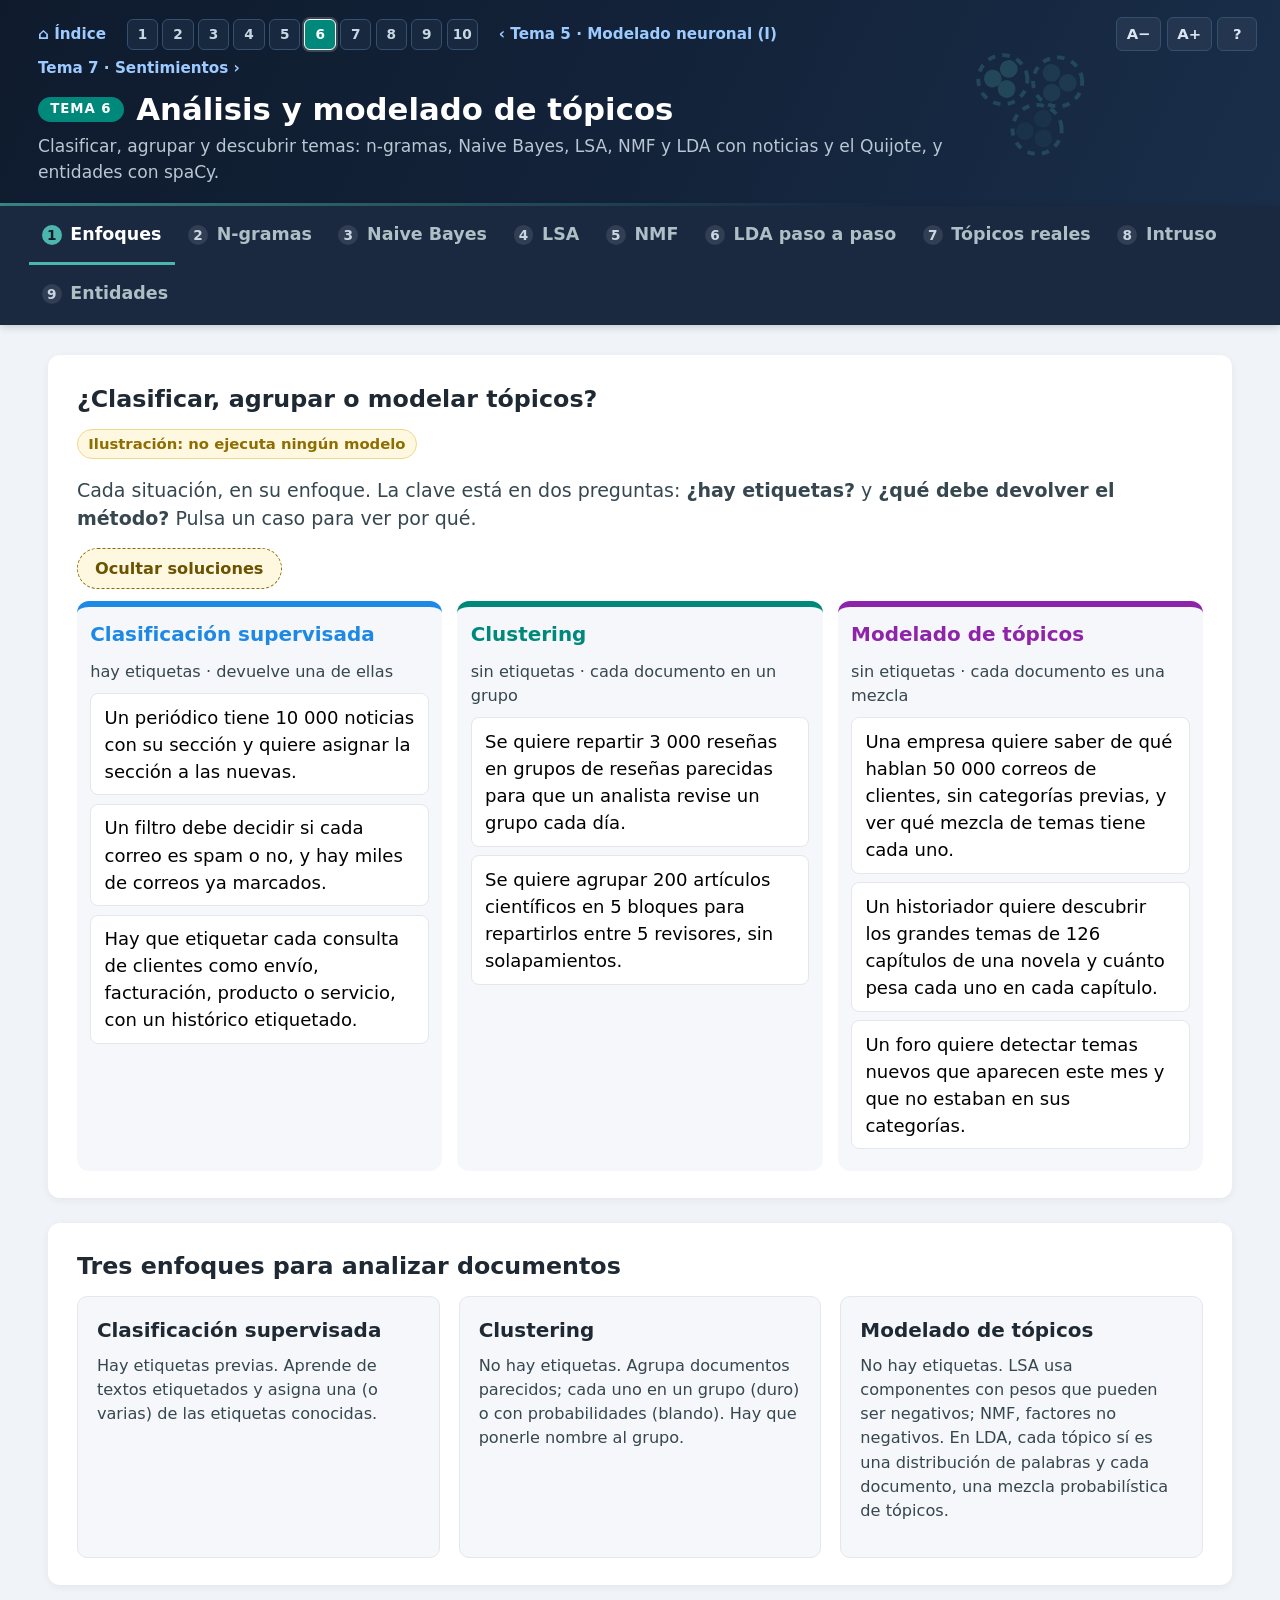
<file: 06_topicos.html>
<!DOCTYPE html>
<html lang="es-ES">
<head>
<meta charset="UTF-8">
<meta name="viewport" content="width=device-width, initial-scale=1.0">
<title>Tema 6 · Análisis y modelado de tópicos — Procesamiento del Lenguaje Natural</title>
<style>
  :root {
    --ink: #1F2933; --ink2: #52606D; --muted: #9AA5B1; --line: #E4E7EB; --soft: #F5F7FA;
    --dark: #0F1B2D; --unir: #219BC3;
    --texto: #1E88E5; --estad: #00897B; --neuronal: #8E24AA; --aplic: #F57C00; --gris: #9AA5B1;
    --texto-l: #E3F2FD; --estad-l: #E0F2F1; --neuronal-l: #F3E5F5; --aplic-l: #FFF3E0;
    --ok: #2E7D32; --ok-l: #E8F5E9; --bad: #C62828; --bad-l: #FFEBEE; --warn: #8D6E00; --warn-l: #FFF8E1;
  }
  * { box-sizing: border-box; margin: 0; padding: 0; }
  body { font-family: system-ui, -apple-system, "Segoe UI", Roboto, Arial, sans-serif; background: #F0F4F8; color: var(--ink); line-height: 1.5; }
  a { color: #1565C0; }
  .header { background: var(--dark); color: #fff; padding: 1.6rem 2rem 1.2rem; }
  .header h1 { font-size: 1.6rem; margin-bottom: .25rem; }
  .header p { color: #B0BEC5; font-size: .95rem; }
  .header a { color: #8AB4F8; }
  .tabs { display: flex; flex-wrap: wrap; background: #1A2940; padding: 0 1.5rem; }
  .tab { background: none; border: none; border-bottom: 3px solid transparent; color: #B0BEC5; padding: .8rem 1rem; font: inherit; font-weight: 600; font-size: .92rem; cursor: pointer; }
  .tab:hover, .tab:focus-visible { color: #fff; outline: none; }
  .tab[aria-selected="true"] { color: #fff; border-bottom-color: #80CBC4; }
  .content { max-width: 1120px; margin: 1.6rem auto 3rem; padding: 0 1.2rem; }
  .panel { display: none; }
  .panel.active { display: block; }
  .card { background: #fff; border-radius: 12px; padding: 1.4rem 1.5rem; margin-bottom: 1.3rem; box-shadow: 0 2px 8px rgba(0,0,0,.06); }
  .card h2 { font-size: 1.25rem; margin-bottom: .6rem; }
  .card h3 { font-size: 1.05rem; margin: .9rem 0 .4rem; }
  .card p { color: #37474F; margin-bottom: .8rem; }
  .meta { display: flex; flex-wrap: wrap; gap: .5rem; margin-bottom: .9rem; }
  .tag { display: inline-block; font-size: .78rem; font-weight: 700; padding: .15rem .55rem; border-radius: 999px; background: var(--soft); color: var(--ink2); border: 1px solid var(--line); }
  .tag.real { background: var(--ok-l); color: #1B5E20; border-color: #A5D6A7; }
  .tag.pre { background: var(--texto-l); color: #0D47A1; border-color: #90CAF9; }
  .tag.illus { background: var(--warn-l); color: var(--warn); border-color: #F0D78C; }
  .info { background: var(--estad-l); border-left: 4px solid var(--estad); padding: .8rem 1rem; border-radius: 0 8px 8px 0; margin: .8rem 0; color: #004D40; }
  .warnbox { background: var(--warn-l); border-left: 4px solid #F0B400; padding: .7rem 1rem; border-radius: 0 8px 8px 0; margin: .6rem 0; color: #5D4600; font-size: .93rem; }
  .badbox { background: var(--bad-l); border-left: 4px solid var(--bad); padding: .7rem 1rem; border-radius: 0 8px 8px 0; margin: .6rem 0; color: #8E1B1B; font-size: .93rem; }
  .btn { font: inherit; font-weight: 600; font-size: .88rem; padding: .45rem 1rem; border-radius: 6px; border: 1px solid transparent; cursor: pointer; }
  .btn-main { background: var(--estad); color: #fff; }
  .btn-main:hover { background: #00695C; }
  .btn-gray { background: #ECEFF1; color: #37474F; border-color: #CFD8DC; }
  .btn-gray:hover { background: #CFD8DC; }
  .btn:focus-visible, select:focus-visible, textarea:focus-visible, input:focus-visible, .seg:focus-visible, td.clic:focus-visible { outline: 3px solid #80CBC4; outline-offset: 2px; }
  .row { display: flex; flex-wrap: wrap; gap: .6rem; align-items: center; margin: .6rem 0; }
  label.inline { display: inline-flex; gap: .4rem; align-items: center; cursor: pointer; }
  select, textarea, input[type=text], input[type=number] { font: inherit; padding: .45rem .6rem; border: 1px solid #CFD8DC; border-radius: 6px; background: #fff; color: var(--ink); }
  select { max-width: 100%; }
  textarea { width: 100%; min-height: 5.2rem; resize: vertical; font-family: Menlo, Consolas, monospace; font-size: .92rem; }
  input[type=text] { min-width: 18rem; }
  input[type=range] { width: 12rem; }
  .grid2 { display: grid; grid-template-columns: repeat(auto-fit, minmax(320px, 1fr)); gap: 1rem; }
  .grid3 { display: grid; grid-template-columns: repeat(auto-fit, minmax(260px, 1fr)); gap: 1rem; }
  .box { border: 1px solid var(--line); border-radius: 10px; padding: 1rem; background: var(--soft); }
  .box h3 { margin-top: 0; }
  .big { font-size: 1.8rem; font-weight: 800; color: var(--ink); }
  .small { font-size: .85rem; color: var(--ink2); }
  .stats { display: flex; flex-wrap: wrap; gap: 1.4rem; margin: .5rem 0; }
  .stats div { min-width: 120px; }
  .seggroup { display: flex; flex-wrap: wrap; gap: .4rem; margin: .4rem 0 .8rem; }
  .seg { font: inherit; font-size: .9rem; padding: .35rem .85rem; border-radius: 999px; border: 1px solid #CFD8DC; background: #fff; cursor: pointer; color: var(--ink); }
  .seg[aria-pressed="true"] { background: var(--dark); color: #fff; border-color: var(--dark); }
  table { border-collapse: collapse; width: 100%; font-size: .92rem; }
  th, td { text-align: left; padding: .4rem .55rem; border-bottom: 1px solid var(--line); vertical-align: top; }
  th { background: var(--dark); color: #fff; font-weight: 600; }
  td.num, th.num { text-align: right; font-variant-numeric: tabular-nums; }
  td.clic { cursor: pointer; }
  td.clic:hover { background: var(--estad-l); }
  td.sel { background: #FFE082 !important; font-weight: 700; }
  tr.hl td { background: var(--warn-l); }
  td.cero { color: var(--muted); }
  td.malo { background: var(--bad-l); color: #8E1B1B; font-weight: 700; }
  td.bueno { background: var(--ok-l); color: #1B5E20; font-weight: 700; }
  .scroll { overflow-x: auto; max-height: 28rem; overflow-y: auto; border: 1px solid var(--line); border-radius: 8px; }
  code, .mono { font-family: Menlo, Consolas, monospace; font-size: .9em; }
  .calc { font-family: Menlo, Consolas, monospace; font-size: .9rem; background: var(--soft); border: 1px solid var(--line); border-radius: 8px; padding: .7rem .9rem; white-space: pre-wrap; margin: .5rem 0; }
  .feedback { margin-top: .5rem; padding: .6rem .8rem; border-radius: 8px; font-size: .92rem; display: none; }
  .feedback.show { display: block; }
  .feedback.ok { background: var(--ok-l); color: #1B5E20; border: 1px solid #A5D6A7; }
  .feedback.bad { background: var(--bad-l); color: #8E1B1B; border: 1px solid #EF9A9A; }
  .caso-intruso { border: 1px solid var(--line); border-radius: 10px; padding: .9rem 1rem; margin-bottom: .8rem; background: #fff; }
  .caso-intruso .q { font-weight: 600; margin-bottom: .5rem; }
  .opts { display: flex; flex-wrap: wrap; gap: .45rem; }
  .opt { font: inherit; font-size: .88rem; padding: .35rem .8rem; border-radius: 999px; border: 1px solid #CFD8DC; background: #fff; cursor: pointer; color: var(--ink); }
  .opt:hover { background: var(--soft); }
  .opt.sel-ok { background: var(--ok-l); border-color: var(--ok); }
  .opt.sel-bad { background: var(--bad-l); border-color: var(--bad); }
  .path { display: flex; flex-direction: column; gap: .3rem; margin: .6rem 0; }
  .lvl { border: 2px solid var(--line); border-radius: 10px; padding: .6rem .9rem; background: #fff; }
  .lvl.usado { border-color: var(--ok); background: var(--ok-l); }
  .lvl.saltado { border-color: #EF9A9A; background: var(--bad-l); }
  .lvl.no { opacity: .55; }
  .arrow { text-align: center; color: var(--ink2); font-size: 1.2rem; line-height: 1; }
  .pill { display: inline-block; padding: .05rem .45rem; border-radius: 6px; background: var(--estad-l); border: 1px solid #80CBC4; font-family: Menlo, Consolas, monospace; font-size: .88rem; margin: .1rem; }
  .pill.unk { background: var(--warn-l); border-color: #F0D78C; }
  svg text { font-family: system-ui, -apple-system, "Segoe UI", Roboto, Arial, sans-serif; }
  .chart { width: 100%; height: auto; display: block; }
  .pill.cont { background: var(--aplic-l); border-color: #FFB74D; }
  .pill.esp { background: #ECEFF1; border-color: #B0BEC5; }
  .pill.mask { background: #FFE082; border-color: #F0B400; font-weight: 700; }
  .pill.azar { background: var(--bad-l); border-color: #EF9A9A; }
  .pill.igual { background: var(--ok-l); border-color: #A5D6A7; }
  .tokbtn { font: inherit; font-family: Menlo, Consolas, monospace; font-size: .9rem; padding: .2rem .6rem; border-radius: 6px; border: 1px solid #CFD8DC; background: #fff; cursor: pointer; margin: .15rem; }
  .tokbtn.centro { background: var(--texto-l); border-color: var(--texto); font-weight: 700; }
  .tokbtn.ctx { background: var(--estad-l); border-color: var(--estad); }
  .mat { width: auto; min-width: 12rem; }
  .mat td, .mat th { text-align: center; font-variant-numeric: tabular-nums; padding: .3rem .55rem; }
  .heat td { text-align: center; font-variant-numeric: tabular-nums; font-size: .82rem; padding: .25rem .35rem; }
  .bar { height: 1rem; background: var(--estad); border-radius: 3px; }
  .barcell { width: 50%; }
  .correcto td { background: var(--ok-l); font-weight: 700; }
  textarea.mtx { min-height: 4.6rem; width: 100%; }
  footer { max-width: 1120px; margin: 0 auto 2rem; padding: 0 1.2rem; font-size: .82rem; color: var(--ink2); }
  @media (max-width: 640px) { .header { padding: 1.2rem; } .tab { padding: .7rem .6rem; font-size: .85rem; } input[type=text] { min-width: 0; width: 100%; } }

  .ent { border-radius: 4px; padding: 0 .15rem; border-bottom: 3px solid; }
  .ent.PER { background: #E3F2FD; border-color: #1E88E5; }
  .ent.LOC { background: #E0F2F1; border-color: #00897B; }
  .ent.ORG { background: #F3E5F5; border-color: #8E24AA; }
  .ent.MISC { background: #FFF3E0; border-color: #F57C00; }
  .ent.FARMACO { background: #F3E5F5; border-color: #8E24AA; }
  .ent.DOSIS { background: #E3F2FD; border-color: #1E88E5; }
  .ent.FRECUENCIA { background: #E0F2F1; border-color: #00897B; }
  .ent.ENFERMEDAD, .ent.SINTOMA { background: #ECEFF1; border-color: #78909C; }
  .ent sub { font-size: .68rem; font-weight: 700; color: var(--ink2); margin-left: .15rem; }
  .doctext { line-height: 2.1; background: #fff; border: 1px solid var(--line); border-radius: 8px; padding: .8rem 1rem; }
  .tok { display: inline-block; padding: .1rem .4rem; margin: .12rem; border-radius: 6px; font-family: Menlo, Consolas, monospace; font-size: .88rem; border: 1px solid transparent; cursor: pointer; }
  .tok.k0 { background: #E0F2F1; border-color: #00897B; }
  .tok.k1 { background: #FFF3E0; border-color: #F57C00; }
  .tok.k2 { background: #E3F2FD; border-color: #1E88E5; }
  .tok.k3 { background: #F3E5F5; border-color: #8E24AA; }
  .tok.sel { outline: 3px solid #1F2933; }
  .neg { color: var(--bad); font-weight: 700; }
  input.celda { width: 3.2rem; text-align: center; padding: .25rem; }
  .intr { display: flex; flex-wrap: wrap; gap: .4rem; margin: .5rem 0; }
  /* modo clase */
  .tablero3 { display: grid; grid-template-columns: repeat(3, minmax(0, 1fr)); gap: .8rem; margin-top: .6rem; }
  .col3 { border-radius: 12px; padding: .7rem; background: var(--soft); border-top: 6px solid; min-height: 10rem; }
  .col3 h3 { margin: 0 0 .5rem; font-size: 1.05rem; }
  .caso3 { font: inherit; text-align: left; display: block; width: 100%; background: #fff; border: 1px solid var(--line); border-radius: 8px; padding: .5rem .7rem; margin-bottom: .45rem; cursor: pointer; font-size: .95rem; }
  .caso3 small { display: block; color: var(--ink2); margin-top: .2rem; }
  .bandeja3 { display: flex; flex-wrap: wrap; gap: .5rem; padding: .6rem; border: 2px dashed #F0D78C; border-radius: 10px; background: var(--warn-l); margin-top: .6rem; }
  .bandeja3[hidden] { display: none; }
  .bandeja3 .caso3 { width: auto; max-width: 26rem; margin: 0; }
  .apilada { display: flex; height: 1.6rem; border-radius: 5px; overflow: hidden; min-width: 12rem; }
  .apilada span { display: flex; align-items: center; justify-content: center; color: #fff; font-size: .78rem; font-weight: 700; white-space: nowrap; overflow: hidden; }
  .leyenda-sec { display: flex; gap: 1rem; flex-wrap: wrap; font-size: .85rem; margin: .4rem 0; }
  .leyenda-sec i { display: inline-block; width: .9rem; height: .9rem; border-radius: 3px; margin-right: .3rem; vertical-align: middle; }
  .intruso-ok { background: var(--bad-l) !important; border: 2px solid var(--bad) !important; color: #8E1B1B; font-weight: 800; text-decoration: line-through; }
  .oculto .intruso-ok { background: #fff !important; border: 1px solid #CFD8DC !important; color: inherit; font-weight: 400; text-decoration: none; }
  .barrita { display: inline-block; height: .8rem; border-radius: 3px; background: var(--estad); vertical-align: middle; }
  .plano { width: 100%; height: auto; display: block; }
</style>
<link rel="icon" href="comun/icono.svg" type="image/svg+xml">
<link rel="stylesheet" href="comun/clase.css">
</head>
<body class="bloque-estad">
<header class="header">
  <nav class="migas" aria-label="Navegación entre temas"><a class="inicio" href="index.html">⌂ Índice</a><span class="chips"><a href="01_introduccion.html" style="--c:#1E88E5" title="Tema 1 · Introducción">1</a><a href="02_texto_como_dato.html" style="--c:#1E88E5" title="Tema 2 · El texto como dato">2</a><a href="03_extraccion_informacion.html" style="--c:#1E88E5" title="Tema 3 · Extracción de información">3</a><a href="04_modelado_lenguaje.html" style="--c:#00897B" title="Tema 4 · Modelado del lenguaje">4</a><a href="05_modelado_neuronal.html" style="--c:#8E24AA" title="Tema 5 · Modelado neuronal (I)">5</a><a href="06_topicos.html" style="--c:#00897B" title="Tema 6 · Tópicos" aria-current="page">6</a><a href="07_sentimientos.html" style="--c:#E65100" title="Tema 7 · Sentimientos">7</a><a href="08_modelado_neuronal_ii.html" style="--c:#8E24AA" title="Tema 8 · Modelado neuronal (II)">8</a><a href="09_aplicaciones.html" style="--c:#E65100" title="Tema 9 · Aplicaciones">9</a><a href="10_visualizacion.html" style="--c:#E65100" title="Tema 10 · Visualización">10</a></span><a class="ant" href="05_modelado_neuronal.html">‹ Tema 5 · Modelado neuronal (I)</a><a class="sig" href="07_sentimientos.html">Tema 7 · Sentimientos ›</a></nav>
  <h1><span class="num-tema">TEMA 6</span>Análisis y modelado de tópicos</h1>
  <p>Clasificar, agrupar y descubrir temas: n-gramas, Naive Bayes, LSA, NMF y LDA con noticias y el Quijote, y entidades con spaCy.</p>
  <div class="header-glifo"><svg viewBox="0 0 48 48" aria-hidden="true" focusable="false"><g fill="currentColor"><circle cx="10" cy="12" r="3.6"/><circle cx="17" cy="9" r="3.6"/><circle cx="15" cy="17" r="3.6"/><circle cx="34" cy="13" r="3.6" fill-opacity=".55"/><circle cx="40" cy="18" r="3.6" fill-opacity=".55"/><circle cx="33" cy="21" r="3.6" fill-opacity=".55"/><circle cx="20" cy="35" r="3.6" fill-opacity=".3"/><circle cx="27" cy="39" r="3.6" fill-opacity=".3"/><circle cx="28" cy="31" r="3.6" fill-opacity=".3"/></g><g fill="none" stroke="currentColor" stroke-width="1.6" stroke-dasharray="3 3"><circle cx="14" cy="13" r="10"/><circle cx="36" cy="17" r="10"/><circle cx="25" cy="35" r="10"/></g></svg></div>
</header>
<div class="tabs" role="tablist" aria-label="Pestañas de la demo">
  <button class="tab" role="tab" id="t-enf" aria-controls="p-enf" aria-selected="true"><span class="tab-n">1</span> Enfoques</button>
  <button class="tab" role="tab" id="t-ng" aria-controls="p-ng" aria-selected="false"><span class="tab-n">2</span> N-gramas</button>
  <button class="tab" role="tab" id="t-nb" aria-controls="p-nb" aria-selected="false"><span class="tab-n">3</span> Naive Bayes</button>
  <button class="tab" role="tab" id="t-lsa" aria-controls="p-lsa" aria-selected="false"><span class="tab-n">4</span> LSA</button>
  <button class="tab" role="tab" id="t-nmf" aria-controls="p-nmf" aria-selected="false"><span class="tab-n">5</span> NMF</button>
  <button class="tab" role="tab" id="t-lda" aria-controls="p-lda" aria-selected="false"><span class="tab-n">6</span> LDA paso a paso</button>
  <button class="tab" role="tab" id="t-top" aria-controls="p-top" aria-selected="false"><span class="tab-n">7</span> Tópicos reales</button>
  <button class="tab" role="tab" id="t-int" aria-controls="p-int" aria-selected="false"><span class="tab-n">8</span> Intruso</button>
  <button class="tab" role="tab" id="t-ent" aria-controls="p-ent" aria-selected="false"><span class="tab-n">9</span> Entidades</button>
</div>

<div class="content">

<!-- 1 · Enfoques -->
<section class="panel active" id="p-enf" role="tabpanel" aria-labelledby="t-enf">
  <div class="card">
    <h2>¿Clasificar, agrupar o modelar tópicos?</h2>
    <div class="meta"><span class="tag illus">Ilustración: no ejecuta ningún modelo</span></div>
    <p>Cada situación, en su enfoque. La clave está en dos preguntas: <strong>¿hay etiquetas?</strong> y <strong>¿qué debe devolver el método?</strong> Pulsa un caso para ver por qué.</p>
    <div class="row" id="enf-ctrl"></div>
    <div class="bandeja3" id="enf-bandeja" hidden></div>
    <div class="tablero3" id="enf-tablero"></div>
  </div>
  <div class="card">
    <h2>Tres enfoques para analizar documentos</h2>
    <div class="grid3">
      <div class="box"><h3>Clasificación supervisada</h3><p class="small">Hay etiquetas previas. Aprende de textos etiquetados y asigna una (o varias) de las etiquetas conocidas.</p></div>
      <div class="box"><h3>Clustering</h3><p class="small">No hay etiquetas. Agrupa documentos parecidos; cada uno en un grupo (duro) o con probabilidades (blando). Hay que ponerle nombre al grupo.</p></div>
      <div class="box"><h3>Modelado de tópicos</h3><p class="small">No hay etiquetas. LSA usa componentes con pesos que pueden ser negativos; NMF, factores no negativos. En LDA, cada tópico sí es una distribución de palabras y cada documento, una mezcla probabilística de tópicos.</p></div>
    </div>
  </div>
</section>

<!-- 2 · N-gramas -->
<section class="panel" id="p-ng" role="tabpanel" aria-labelledby="t-ng">
  <div class="card">
    <h2>Un texto en n-gramas</h2>
    <div class="meta"><span class="tag real">Calculado en el navegador</span></div>
    <p>La tokenización conserva palabras formadas por letras, las pasa a minúsculas y descarta los números. Activa «quitar palabras vacías» y mira qué bigramas aparecen que <em>no</em> están en el texto.</p>
    <input type="text" id="ng-texto" value="Los tipos de interés frenan la compra de vivienda" aria-label="Texto para dividir en n-gramas" style="width:100%">
    <div class="row">
      <label class="inline">n = <select id="ng-n"><option>1</option><option selected>2</option><option>3</option></select></label>
      <label class="inline"><input type="checkbox" id="ng-vac"> quitar palabras vacías (NLTK, antes de formar los n-gramas)</label>
    </div>
    <div id="ng-pills"></div>
  </div>
  <div class="card">
    <h2>¿Cuántas columnas? ¿Qué n-gramas distinguen cada sección?</h2>
    <div class="meta"><span class="tag real">Calculado en el navegador con las 60 noticias de entrenamiento</span></div>
    <div class="row">
      <label class="inline">Sección <select id="ng-sec"><option>economía</option><option>deportes</option><option>salud</option><option>tecnología</option></select></label>
      <label class="inline">n <select id="ng-n2"><option>1</option><option selected>2</option><option>3</option></select></label>
      <label class="inline"><input type="checkbox" id="ng-cont" checked> solo n-gramas sin palabras vacías</label>
    </div>
    <div class="stats" id="ng-stats"></div>
    <div class="scroll"><table id="ng-tabla"></table></div>
    <p class="small">Chi-cuadrado de la tabla 2 × 2 de documentos (con o sin el n-grama, dentro o fuera de la sección), solo asociación positiva y al menos 2 documentos de la sección. Con 15 noticias por sección sirve para ordenar, no para concluir.</p>
  </div>
</section>

<!-- 3 · Naive Bayes -->
<section class="panel" id="p-nb" role="tabpanel" aria-labelledby="t-nb">
  <div class="card">
    <h2>Naive Bayes con las noticias</h2>
    <div class="meta"><span class="tag real">Entrenado en el navegador con las 60 noticias de entrenamiento</span></div>
    <p>El clasificador utiliza <strong>palabras</strong>. Cambiar la representación a lemas modifica el vocabulario y puede cambiar las predicciones.</p>
    <div class="row">
      <label class="inline">alfa <input type="range" id="nb-alfa" min="0.05" max="2" step="0.05" value="1"> <span id="nb-alfav">1,00</span></label>
      <label class="inline"><input type="checkbox" id="nb-vac"> quitar palabras vacías</label>
    </div>
    <textarea id="nb-texto" aria-label="Texto para clasificar">El hospital reduce la lista de espera</textarea>
    <div class="row"><button class="btn btn-main" id="nb-go">Clasificar</button>
      <select id="nb-ej" aria-label="Ejemplos"><option value="">Ejemplos…</option></select></div>
    <div id="nb-res"></div>
  </div>
  <div class="card">
    <h2>Evaluación en las 20 noticias de prueba</h2>
    <p class="small">Con los parámetros de arriba. Recuerda: en un trabajo real no se elige alfa mirando la prueba; aquí sirve para ver qué cambia.</p>
    <div id="nb-eval"></div>
  </div>
  <div class="card">
    <h2>Un ejemplo de Naive Bayes paso a paso</h2>
    <div id="nb-mano"></div>
  </div>
</section>

<!-- 4 · LSA -->
<section class="panel" id="p-lsa" role="tabpanel" aria-labelledby="t-lsa">
  <div class="card">
    <h2>LSA: descomposición de una matriz de documentos</h2>
    <div class="meta"><span class="tag real">Calculado en el navegador (Jacobi)</span><span class="tag">Aggarwal, 2018</span></div>
    <p>Edita los recuentos y elige cuántos tópicos conservar. El signo de cada tópico se fija como en scikit-learn (el mayor valor absoluto de cada fila de Pᵀ, positivo); puedes invertirlo para comprobar que la reconstrucción no cambia.</p>
    <div id="mat-edit"></div>
    <div class="row">
      <label class="inline">k = <input type="range" id="lsa-k" min="1" max="5" value="2"> <span id="lsa-kv">2</span></label>
      <button class="btn btn-gray" id="lsa-flip">Invertir el signo del tópico 1</button>
      <button class="btn btn-gray" id="mat-reset">Restaurar la matriz inicial</button>
    </div>
    <div class="grid2"><div id="lsa-q"></div><div id="lsa-p"></div></div>
    <div id="lsa-rec"></div>
    <h3>Documentos y términos en el plano de los dos primeros tópicos</h3>
    <svg id="lsa-plano" class="plano" viewBox="0 0 900 420" role="img" aria-label="Documentos y términos en el plano de los dos primeros tópicos de LSA"></svg>
    <p class="small">Documentos (círculos) en QΣ y términos (rombos) en PᵀΣ: lo que queda cerca tiene que ver. Los felinos y los coches tiran en direcciones distintas; «jaguar» queda entre los dos.</p>
  </div>
</section>

<!-- 5 · NMF -->
<section class="panel" id="p-nmf" role="tabpanel" aria-labelledby="t-nmf">
  <div class="card">
    <h2>NMF: factorización no negativa de la misma matriz</h2>
    <div class="meta"><span class="tag real">Calculado en el navegador (actualizaciones multiplicativas de Lee y Seung)</span></div>
    <p>La matriz es la de la pestaña LSA (si la editas allí, cambia aquí). La demo usa actualizaciones multiplicativas con un inicio aleatorio; scikit-learn usa por defecto descenso por coordenadas con inicio NNDSVDA: con k = 2 llega al mismo error (<span id="nmf-skerr"></span>), con otra escala.</p>
    <div class="row">
      <label class="inline">k = <select id="nmf-k"><option>1</option><option selected>2</option><option>3</option><option>4</option></select></label>
      <label class="inline">semilla <input type="number" id="nmf-seed" value="1" min="0" max="9999" style="width:5rem"></label>
      <label class="inline">iteraciones <select id="nmf-it"><option>10</option><option>100</option><option selected>2000</option></select></label>
      <label class="inline"><input type="checkbox" id="nmf-norm"> normalizar (columnas de W y filas de H suman 1)</label>
    </div>
    <div class="grid2"><div id="nmf-w"></div><div id="nmf-h"></div></div>
    <div id="nmf-err"></div>
  </div>
</section>

<!-- 6 · LDA -->
<section class="panel" id="p-lda" role="tabpanel" aria-labelledby="t-lda">
  <div class="card">
    <h2>LDA paso a paso: muestreo de Gibbs</h2>
    <div class="meta"><span class="tag real">Algoritmo real ejecutado en el navegador, en un corpus diminuto</span></div>
    <p>Cada documento de la matriz se convierte en una lista de palabras (doc 1: león, león, tigre, tigre, guepardo, jaguar, jaguar). Cada palabra tiene un tópico (color). En cada barrido, cada palabra se quita y se reasigna con probabilidad proporcional a <span class="mono">(n<sub>k,w</sub> + β) / (n<sub>k</sub> + Wβ) · (n<sub>d,k</sub> + α)</span>: cuánto usa el tópico esa palabra y cuánto usa el documento ese tópico (Griffiths y Steyvers, 2004). Pulsa una palabra para ver sus probabilidades.</p>
    <div class="warnbox">scikit-learn no usa Gibbs sino inferencia variacional: sus números no coinciden con los de esta pestaña, aunque el modelo es el mismo.</div>
    <div class="row">
      <label class="inline">K <select id="lda-k"><option selected>2</option><option>3</option></select></label>
      <label class="inline">α <input type="number" id="lda-a" value="0.5" step="0.05" min="0.01" style="width:5rem"></label>
      <label class="inline">β <input type="number" id="lda-b" value="0.1" step="0.01" min="0.001" style="width:5rem"></label>
      <label class="inline">semilla <input type="number" id="lda-s" value="3" min="0" style="width:5rem"></label>
      <button class="btn btn-gray" id="lda-ini">Asignación inicial al azar</button>
      <button class="btn btn-main" id="lda-1">1 barrido</button>
      <button class="btn btn-main" id="lda-20">20 barridos</button>
    </div>
    <div class="small" id="lda-estado"></div>
    <div id="lda-docs"></div>
    <div id="lda-prob"></div>
    <div class="grid2"><div id="lda-phi"></div><div id="lda-theta"></div></div>
  </div>
</section>

<!-- 7 · Tópicos reales -->
<section class="panel" id="p-top" role="tabpanel" aria-labelledby="t-top">
  <div class="card">
    <h2>Tópicos de las noticias y del Quijote</h2>
    <div class="meta"><span class="tag pre">Precalculado con scikit-learn 1.9.1</span></div>
    <div class="seggroup" id="top-seg">
      <button class="seg" aria-pressed="true" data-v="nmf">Noticias · NMF</button>
      <button class="seg" aria-pressed="false" data-v="lsa">Noticias · LSA</button>
      <button class="seg" aria-pressed="false" data-v="lda">Noticias · LDA</button>
      <button class="seg" aria-pressed="false" data-v="km">Noticias · k-means</button>
      <button class="seg" aria-pressed="false" data-v="qnmf">Quijote · NMF</button>
      <button class="seg" aria-pressed="false" data-v="qlda">Quijote · LDA</button>
    </div>
    <div class="row" id="top-krow"><label class="inline">k = <input type="range" id="top-k" min="3" max="8" value="4"> <span id="top-kv">4</span></label></div>
    <div id="top-res"></div>
  </div>
</section>

<!-- 8 · Intruso -->
<section class="panel" id="p-int" role="tabpanel" aria-labelledby="t-int">
  <div class="card">
    <h2>La prueba del intruso</h2>
    <div class="meta"><span class="tag pre">Tópicos reales de NMF (noticias, k = 4; Quijote, k = 8)</span><span class="tag">Chang et al. (2009)</span></div>
    <p>Cada lista tiene las cinco palabras principales de un tópico y una intrusa de otro tópico, tachada. Si a una persona le cuesta encontrar la intrusa, el tópico es poco coherente: así se evalúan los tópicos sin etiquetas.</p>
    <div class="row" id="int-ctrl"></div>
    <div id="int-lista"></div>
  </div>
</section>

<!-- 9 · Entidades -->
<section class="panel" id="p-ent" role="tabpanel" aria-labelledby="t-ent">
  <div class="card">
    <h2>Entidades: referencia, modelo y reglas</h2>
    <div class="meta"><span class="tag pre">Entidades precalculadas con spaCy 3.8.16 (es_core_news_sm 3.8.0); medidas calculadas en el navegador</span><span class="tag">Laboratorio de la semana 8</span></div>
    <div class="row">
      <label class="inline">Noticia <select id="ent-doc"></select></label>
      <div class="seggroup" id="ent-seg">
        <button class="seg" aria-pressed="true" data-v="referencia">Referencia</button>
        <button class="seg" aria-pressed="false" data-v="modelo">Modelo</button>
        <button class="seg" aria-pressed="false" data-v="reglas_v1">Reglas v1</button>
        <button class="seg" aria-pressed="false" data-v="reglas_v2">Reglas v2</button>
      </div>
    </div>
    <div class="doctext" id="ent-texto"></div>
    <div id="ent-errores"></div>
    <div id="ent-anotar"></div>
  </div>
  <div class="card">
    <h2>Medidas (F1 con coincidencia exacta)</h2>
    <div id="ent-medidas"></div>
  </div>
  <div class="card">
    <h2>Notas clínicas ficticias: medicación con reglas</h2>
    <div class="meta"><span class="tag real">Expresiones regulares ejecutadas en el navegador (iguales que en Python)</span></div>
    <div class="row"><label class="inline">Nota <select id="cl-nota"></select></label></div>
    <textarea id="cl-texto" aria-label="Nota clínica"></textarea>
    <div class="row"><button class="btn btn-main" id="cl-go">Extraer</button><span class="small">Diccionario de fármacos: los seis de las notas de desarrollo.</span></div>
    <div class="doctext" id="cl-res"></div>
    <div id="cl-med"></div>
  </div>
</section>

</div>


<script src="06_topicos_lib.js"></script>
<script src="06_topicos_datos.js"></script>
<script src="comun/clase.js"></script>
<script>
"use strict";
const L = window.LIB06, D = window.DATOS06;
const $ = (s) => document.querySelector(s);
const $$ = (s) => [...document.querySelectorAll(s)];
const esc = (s) => String(s).replace(/[&<>"]/g, (c) => ({ "&": "&amp;", "<": "&lt;", ">": "&gt;", '"': "&quot;" }[c]));
const fmt = (x, d = 2) => (Number.isFinite(x) ? x.toFixed(d).replace(".", ",").replace("-", "−") : "—");
const SECC = ["economía", "deportes", "salud", "tecnología"];
const VAC = new Set(D.vacias);
const texto = (f) => f.titular + ". " + f.texto;
const ENT = D.corpus.filter((f) => f.conjunto === "entrenamiento");
const PRU = D.corpus.filter((f) => f.conjunto === "prueba");

// ---------------------------------------------------------------- pestañas
$$(".tab").forEach((t) => t.addEventListener("click", () => {
  $$(".tab").forEach((x) => x.setAttribute("aria-selected", x === t ? "true" : "false"));
  $$(".panel").forEach((p) => p.classList.toggle("active", p.id === t.getAttribute("aria-controls")));
}));
$$(".tab").forEach((t, i, arr) => t.addEventListener("keydown", (e) => {
  if (e.key === "ArrowRight" || e.key === "ArrowLeft") {
    const j = (i + (e.key === "ArrowRight" ? 1 : arr.length - 1)) % arr.length;
    arr[j].focus(); arr[j].click();
  }
}));
function segmentado(grupo, cb) {
  $$(grupo + " .seg").forEach((b) => b.addEventListener("click", () => {
    $$(grupo + " .seg").forEach((x) => x.setAttribute("aria-pressed", x === b ? "true" : "false"));
    cb(b.dataset.v);
  }));
}
// Colorea como mapa de calor las celdas numéricas de las tablas de un contenedor (positivo verde azulado, negativo naranja)
function calor(sel, porFila) {
  $$(sel).flatMap((e) => (e.tagName === "TABLE" ? [e] : [...e.querySelectorAll("table")])).forEach((t) => {
    const filas = [...t.rows].map((r) => [...r.cells].filter((c) => c.tagName === "TD" && c.classList.contains("num")));
    const val = (c) => parseFloat(c.textContent.replace("−", "-").replace(",", ".").replace(/[^0-9.\-e]/g, ""));
    const todas = filas.flat().map(val).filter(Number.isFinite);
    filas.forEach((f) => {
      const vs = f.map(val).filter(Number.isFinite);
      const lo = porFila ? Math.min(...vs) : 0, max = porFila ? Math.max(...vs) - lo : Math.max(...todas.map(Math.abs), 1e-12);
      f.forEach((c) => { const v = val(c); if (!Number.isFinite(v)) return;
        const a = porFila ? (max ? (v - lo) / max : 0) : Math.min(1, Math.abs(v) / max);
        c.style.background = (porFila || v >= 0 ? "rgba(0,137,123," : "rgba(245,124,0,") + (0.06 + 0.7 * a).toFixed(3) + ")";
        c.style.color = a > 0.6 ? "#fff" : ""; c.style.fontWeight = a > 0.6 ? "700" : ""; });
    });
  });
}
function tabla(cab, filas, clases) {
  return `<table>${cab ? `<tr>${cab.map((c, j) => `<th class="${(clases && clases[j]) || ""}">${c}</th>`).join("")}</tr>` : ""}` +
    filas.map((f) => `<tr>${f.map((c, j) => `<td class="${(clases && clases[j]) || ""}">${c}</td>`).join("")}</tr>`).join("") + "</table>";
}

// ================================================================ 1 · Enfoques
const SITUACIONES = [
  ["Un periódico tiene 10 000 noticias con su sección y quiere asignar la sección a las nuevas.", "clasificación", "Hay etiquetas (las secciones) y se quiere asignar una de ellas: clasificación supervisada."],
  ["Una empresa quiere saber de qué hablan 50 000 correos de clientes, sin categorías previas, y ver qué mezcla de temas tiene cada uno.", "modelado", "Sin etiquetas y con mezclas por documento: modelado de tópicos."],
  ["Se quiere repartir 3 000 reseñas en grupos de reseñas parecidas para que un analista revise un grupo cada día.", "clustering", "Sin etiquetas y cada reseña en un grupo: clustering (duro)."],
  ["Un filtro debe decidir si cada correo es spam o no, y hay miles de correos ya marcados.", "clasificación", "Etiquetas binarias conocidas: clasificación supervisada binaria."],
  ["Un historiador quiere descubrir los grandes temas de 126 capítulos de una novela y cuánto pesa cada uno en cada capítulo.", "modelado", "Sin etiquetas y con proporciones por capítulo: modelado de tópicos."],
  ["Un foro quiere detectar temas nuevos que aparecen este mes y que no estaban en sus categorías.", "modelado", "Temas nuevos sin etiquetas: modelado de tópicos (o clustering). Un clasificador solo conoce sus categorías."],
  ["Hay que etiquetar cada consulta de clientes como envío, facturación, producto o servicio, con un histórico etiquetado.", "clasificación", "Multiclase con etiquetas conocidas."],
  ["Se quiere agrupar 200 artículos científicos en 5 bloques para repartirlos entre 5 revisores, sin solapamientos.", "clustering", "Un artículo, un bloque y sin etiquetas: clustering duro."]];
const ENF = [["clasificación", "Clasificación supervisada", "#1E88E5", "hay etiquetas · devuelve una de ellas"],
  ["clustering", "Clustering", "#00897B", "sin etiquetas · cada documento en un grupo"],
  ["modelado", "Modelado de tópicos", "#8E24AA", "sin etiquetas · cada documento es una mezcla"]];
let enfOculto = false;
const enfColocados = new Set(SITUACIONES.map((_, i) => i));
function pintarEnfoques(sel) {
  const tarjeta = (i) => { const b = document.createElement("button"); b.type = "button"; b.className = "caso3";
    b.innerHTML = esc(SITUACIONES[i][0]) + (enfColocados.has(i) && sel === i ? `<small>${esc(SITUACIONES[i][2])}</small>` : "");
    b.addEventListener("click", () => { enfColocados.add(i); pintarEnfoques(i); }); return b; };
  const t = $("#enf-tablero"); t.innerHTML = "";
  ENF.forEach(([k, n, c, sub]) => {
    const col = document.createElement("div"); col.className = "col3"; col.style.borderTopColor = c;
    col.innerHTML = `<h3 style="color:${c}">${n}</h3><p class="small" style="margin-bottom:.5rem">${sub}</p>`;
    SITUACIONES.forEach((x, i) => { if (x[1] === k && enfColocados.has(i)) col.append(tarjeta(i)); });
    t.append(col);
  });
  const b = $("#enf-bandeja"); b.innerHTML = "";
  const pend = SITUACIONES.map((_, i) => i).filter((i) => !enfColocados.has(i));
  b.hidden = !pend.length; pend.forEach((i) => b.append(tarjeta(i)));
}
Clase.botonPregunta($("#enf-ctrl"), (oc) => { enfColocados.clear(); if (!oc) SITUACIONES.forEach((_, i) => enfColocados.add(i)); pintarEnfoques(); });
pintarEnfoques();

// ================================================================ 2 · N-gramas
const DOCS_ENT = ENT.map(texto), ETQ_ENT = ENT.map((f) => f.seccion);
function pintarNgPills() {
  const n = +$("#ng-n").value, vac = $("#ng-vac").checked ? VAC : null;
  const toks = L.tokens($("#ng-texto").value);
  const orig = new Set(L.ngramas(toks, n, null));
  const g = L.ngramas(toks, n, vac);
  $("#ng-pills").innerHTML = g.length ? g.map((x) => `<span class="pill ${orig.has(x) ? "" : "azar"}" title="${orig.has(x) ? "" : "no aparece en el texto original"}">${esc(x)}</span>`).join(" ") +
    (g.some((x) => !orig.has(x)) ? '<div class="badbox">En rojo, n-gramas que no están en el texto: se han quitado palabras (vacías o números) que había en medio.</div>' : "")
    : '<div class="warnbox">No hay suficientes palabras para formar n-gramas de ese tamaño.</div>';
}
const cacheStats = {};
function pintarNgTabla() {
  const n = +$("#ng-n2").value, sec = $("#ng-sec").value, cont = $("#ng-cont").checked;
  const k = n + "";
  if (!cacheStats[k]) cacheStats[k] = L.estadisticasMatriz(DOCS_ENT, n, null);
  const st = cacheStats[k];
  $("#ng-stats").innerHTML = `<div><div class="big">${st.columnas.toLocaleString("es-ES")}</div><div class="small">columnas (n = ${n})</div></div>` +
    `<div><div class="big">${fmt(st.ceros_pct, 2)} %</div><div class="small">de ceros en la matriz</div></div>` +
    `<div><div class="big">${fmt(st.en_un_solo_documento_pct, 1)} %</div><div class="small">aparece en un solo documento</div></div>`;
  const filas = L.distintivos(DOCS_ENT, ETQ_ENT, n, sec, { top: 10, contenido: cont, vacias: VAC })
    .map((x, _, arr) => [`<b>${esc(x.ngrama)}</b>`, `<span class="barrita" style="width:${(8 * x.chi2 / Math.max(...arr.map((y) => y.chi2))).toFixed(2)}rem"></span>`, fmt(x.chi2, 2), `${x.docs_seccion} de 15`, `${x.docs_resto} de 45`]);
  $("#ng-tabla").innerHTML = filas.length ? tabla(["n-grama", "", "chi-cuadrado", "noticias de la sección", "noticias del resto"], filas, ["", "", "num", "num", "num"])
    : "<tr><td>Ningún n-grama aparece en 2 o más noticias de la sección.</td></tr>";
}
["#ng-texto", "#ng-n", "#ng-vac"].forEach((s) => $(s).addEventListener("input", pintarNgPills));
["#ng-n2", "#ng-sec", "#ng-cont"].forEach((s) => $(s).addEventListener("input", pintarNgTabla));
pintarNgPills(); pintarNgTabla();

// ================================================================ 3 · Naive Bayes
let modeloNB = null;
const EJEMPLOS_NB = ["El hospital reduce la lista de espera", "El equipo médico gana", "La bolsa sube tras el gol",
  "Una aplicación detecta el cáncer con inteligencia artificial", "La ópera vuelve al Teatro Principal",
  "Una novela sobre la Guerra de la Independencia gana el premio de la crítica"];
$("#nb-ej").innerHTML += EJEMPLOS_NB.map((t) => `<option>${esc(t)}</option>`).join("");
$("#nb-ej").addEventListener("change", () => { if ($("#nb-ej").value) { $("#nb-texto").value = $("#nb-ej").value; clasificarNB(); } });
function entrenarNB() {
  const alfa = +$("#nb-alfa").value;
  $("#nb-alfav").textContent = fmt(alfa, 2);
  modeloNB = L.nbEntrenar(DOCS_ENT, ETQ_ENT, { alfa, vacias: $("#nb-vac").checked ? VAC : null });
}
function clasificarNB() {
  const r = L.nbPuntuar(modeloNB, $("#nb-texto").value);
  const cl = modeloNB.clases;
  const max = Math.max(...cl.map((c) => r.puntuaciones[c]));
  const post = {}; let z = 0;
  cl.forEach((c) => { post[c] = Math.exp(r.puntuaciones[c] - max); z += post[c]; });
  let html = tabla(["sección", "ln P(c)", "suma de ln P(w | c)", "puntuación", "prob. a posteriori"],
    cl.map((c, k) => [c === r.prediccion ? `<strong>${c}</strong>` : c, fmt(modeloNB.logPrior[k], 3), fmt(r.puntuaciones[c] - modeloNB.logPrior[k], 3),
      fmt(r.puntuaciones[c], 3), fmt(post[c] / z, 3)]), ["", "num", "num", "num", "num"]);
  if (r.contribuciones.length) {
    html += "<h3>Qué aporta cada palabra (recuento × ln P(w | c))</h3>" + `<div class="scroll">${tabla(["palabra"].concat(cl), r.contribuciones.map((x) => {
      const best = cl.reduce((a, b) => (x.aportes[b] > x.aportes[a] ? b : a));
      return [esc(x.palabra) + (x.recuento > 1 ? ` ×${x.recuento}` : "")].concat(cl.map((c) => (c === best ? `<strong>${fmt(x.aportes[c], 2)}</strong>` : fmt(x.aportes[c], 2))));
    }), ["", "num", "num", "num", "num"])}</div>`;
  }
  if (r.fuera_de_vocabulario.length) html += `<div class="warnbox">Fuera del vocabulario de entrenamiento (se ignoran): ${r.fuera_de_vocabulario.map(esc).join(", ")}</div>`;
  html += `<div class="info">Predicción: <strong>${r.prediccion}</strong>. Las probabilidades de Naive Bayes suelen ser extremas: no son una medida calibrada de seguridad.</div>`;
  $("#nb-res").innerHTML = html;
  calor("#nb-res .scroll", true);
}
function evaluarNB() {
  const cl = modeloNB.clases;
  const M = cl.map(() => cl.map(() => 0));
  let ok = 0;
  const err = [];
  PRU.forEach((f) => {
    const p = L.nbPuntuar(modeloNB, texto(f)).prediccion;
    M[cl.indexOf(f.seccion)][cl.indexOf(p)]++;
    if (p === f.seccion) ok++; else err.push(`${f.id} «${esc(f.titular)}»: ${f.seccion} → ${p}${f.mezcla ? " (mixta)" : ""}`);
  });
  const nuevas = {};
  D.corpus.filter((f) => f.conjunto === "nuevo").forEach((f) => { const p = L.nbPuntuar(modeloNB, texto(f)).prediccion; nuevas[p] = (nuevas[p] || 0) + 1; });
  $("#nb-eval").innerHTML = `<div class="stats"><div><div class="big">${ok} de ${PRU.length}</div><div class="small">aciertos en prueba</div></div></div>` +
    "<h3>Matriz de confusión (filas: real; columnas: predicha)</h3>" + tabla([""].concat(cl), M.map((f, i) => [`<strong>${cl[i]}</strong>`].concat(f.map((v, j) => (i === j ? `<strong>${v}</strong>` : v)))), ["", "num", "num", "num", "num"]) +
    "" + (err.length ? `<h3>Errores</h3><ul class="small">${err.map((e) => `<li>${e}</li>`).join("")}</ul>` : "") +
    `<p class="small">Las 12 noticias de cultura (que no estaban en el entrenamiento) van a: ${Object.entries(nuevas).map(([k, v]) => `${k} ${v}`).join(", ")}. El clasificador siempre elige una de sus cuatro secciones.</p>`;
}
function calorConfusion() {
  const t = $$("#nb-eval table")[0]; if (!t) return;
  const max = Math.max(...[...t.querySelectorAll("td.num")].map((c) => +c.textContent || 0), 1);
  [...t.rows].forEach((r, i) => [...r.cells].forEach((c, j) => { if (!c.classList.contains("num")) return; const v = +c.textContent || 0;
    c.style.background = v ? (i === j ? `rgba(46,125,50,${(0.15 + 0.7 * v / max).toFixed(3)})` : `rgba(198,40,40,${(0.15 + 0.7 * v / max).toFixed(3)})`) : "";
    c.style.color = v / max > 0.55 ? "#fff" : ""; c.style.fontSize = "1.15rem"; c.style.textAlign = "center"; }));
}
function pintarManoNB() {
  const m = D.nb_mano;
  const mod = L.nbEntrenar(m.textos.map((t) => t.texto), m.textos.map((t) => t.clase), { alfa: 1 });
  const r = L.nbPuntuar(mod, m.frase);
  $("#nb-mano").innerHTML = `<p>${m.textos.map((t) => `<span class="pill">${t.clase}</span> «${esc(t.texto)}»`).join("<br>")}</p>` +
    `<p>Frase: <strong>«${esc(m.frase)}»</strong> · |V| = ${mod.V}</p>` +
    tabla(["clase", "puntuación (ln)"], mod.clases.map((c) => [c, fmt(r.puntuaciones[c], 4)]), ["", "num"]) +
    `<p class="small">Gana <strong>${r.prediccion}</strong> (−8,5058 frente a −8,8519).</p>`;
}
$("#nb-alfa").addEventListener("input", () => { entrenarNB(); clasificarNB(); evaluarNB(); calorConfusion(); });
$("#nb-vac").addEventListener("change", () => { entrenarNB(); clasificarNB(); evaluarNB(); calorConfusion(); });
$("#nb-go").addEventListener("click", clasificarNB);
entrenarNB(); clasificarNB(); evaluarNB(); calorConfusion(); pintarManoNB();

// ================================================================ 4 · LSA
const TERM = D.matriz.terminos;
let MAT = D.matriz.D.map((f) => f.slice());
let signo1 = 1;
function pintarEditor() {
  $("#mat-edit").innerHTML = `<table class="mat"><tr><th></th>${TERM.map((t) => `<th>${t}</th>`).join("")}</tr>` +
    MAT.map((f, i) => `<tr><th>doc ${i + 1}</th>${f.map((v, j) => `<td><input class="celda" type="number" min="0" max="20" value="${v}" data-i="${i}" data-j="${j}" aria-label="doc ${i + 1}, ${TERM[j]}"></td>`).join("")}</tr>`).join("") + "</table>";
  $$("#mat-edit input").forEach((inp) => inp.addEventListener("input", () => {
    const v = Math.max(0, Math.min(20, Math.round(+inp.value || 0)));
    MAT[+inp.dataset.i][+inp.dataset.j] = v;
    pintarLSA(); pintarNMF(); reiniciarLDA();
  }));
}
function pintarLSA() {
  const k = +$("#lsa-k").value;
  $("#lsa-kv").textContent = k;
  const r = L.svd(MAT);
  if (signo1 < 0) { r.Vt[0] = r.Vt[0].map((x) => -x); r.U.forEach((u) => { u[0] = -u[0]; }); }
  const cls = (x) => (x < -1e-9 ? "neg" : "");
  $("#lsa-q").innerHTML = "<h3>Q (documentos × tópicos)</h3>" + tabla(["", ...Array.from({ length: k }, (_, t) => `tópico ${t + 1}`)],
    r.U.map((u, i) => [`doc ${i + 1}`].concat(u.slice(0, k).map((x) => `<span class="${cls(x)}">${fmt(x, 3)}</span>`))), ["", "num", "num", "num", "num", "num"]) +
    `<p class="small">Σ = ${r.sigma.slice(0, k).map((x) => fmt(x, 3)).join(" · ")} (descartados: ${r.sigma.slice(k).map((x) => fmt(x, 3)).join(" · ") || "ninguno"})</p>`;
  $("#lsa-p").innerHTML = "<h3>Pᵀ (tópicos × términos)</h3>" + tabla(["", ...TERM], r.Vt.slice(0, k).map((v, t) => [`tópico ${t + 1}`].concat(v.map((x) => `<span class="${cls(x)}">${fmt(x, 3)}</span>`))), ["", "num", "num", "num", "num", "num", "num"]);
  const R = L.reconstruir(r, k);
  const neg = R.flat().filter((x) => x < -1e-9).length;
  const err = L.frobenius(MAT, R);
  const teo = Math.sqrt(r.sigma.slice(k).reduce((a, s) => a + s * s, 0));
  const tot = r.sigma.reduce((a, s) => a + s * s, 0), ret = r.sigma.slice(0, k).reduce((a, s) => a + s * s, 0);
  $("#lsa-rec").innerHTML = "<h3>Reconstrucción con k = " + k + "</h3>" + tabla(["", ...TERM], R.map((f, i) => [`doc ${i + 1}`].concat(f.map((x) => `<span class="${cls(x)}">${fmt(x, 2)}</span>`))), ["", "num", "num", "num", "num", "num", "num"]) +
    `<div class="info">Error ‖D − QΣPᵀ‖ = <strong>${fmt(err, 4)}</strong> = raíz de la suma de los σ² descartados (${fmt(teo, 4)}). Retiene el ${fmt(100 * ret / (tot || 1), 1)} % de la suma de cuadrados. Celdas negativas: <strong>${neg}</strong>.</div>` +
    `<p class="small">Prueba a mover k: los tópicos anteriores no cambian (están anidados). Invertir el signo del tópico 1 cambia Q y Pᵀ, pero no la reconstrucción.</p>`;
  calor("#lsa-q"); calor("#lsa-p"); calor("#lsa-rec");
  // Plano de los dos primeros tópicos: documentos en UΣ y términos en VΣ
  const sx = r.sigma[0], sy = r.sigma[1] || 0;
  const docs = r.U.map((u) => [u[0] * sx, (u[1] || 0) * sy]), terms = TERM.map((_, j) => [r.Vt[0][j] * sx, (r.Vt[1] ? r.Vt[1][j] : 0) * sy]);
  const all = docs.concat(terms), mx = Math.max(...all.map((p) => Math.abs(p[0])), 1e-9), my = Math.max(...all.map((p) => Math.abs(p[1])), 1e-9);
  const X = (x) => 450 + 380 * x / mx, Y = (y) => 210 - 175 * y / my;
  // Etiquetas sin solapes: se prueba desplazarlas en vertical
  const cajas = [];
  const sitio = (x, y, ancho, izq) => { for (const dy of [0, -20, 20, -40, 40, -60, 60]) { const b = [izq ? x - ancho : x, y + dy - 14, izq ? x : x + ancho, y + dy + 4];
      if (!cajas.some((c) => b[0] < c[2] && b[2] > c[0] && b[1] < c[3] && b[3] > c[1])) { cajas.push(b); return dy; } } return 0; };
  let g = `<line x1="40" x2="860" y1="210" y2="210" stroke="#E4E7EB"/><line x1="450" x2="450" y1="20" y2="400" stroke="#E4E7EB"/><text x="855" y="200" text-anchor="end" font-size="13" fill="#52606D">tópico 1</text><text x="458" y="30" font-size="13" fill="#52606D">tópico 2</text>`;
  terms.forEach(([x, y]) => cajas.push([X(x) - 9, Y(y) - 9, X(x) + 9, Y(y) + 9]));
  docs.forEach(([x, y]) => cajas.push([X(x) - 9, Y(y) - 9, X(x) + 9, Y(y) + 9]));
  terms.forEach(([x, y], j) => { const dy = sitio(X(x) + 13, Y(y) + 5, TERM[j].length * 9.5, false);
    g += `<path d="M${X(x)} ${Y(y) - 9}L${X(x) + 9} ${Y(y)}L${X(x)} ${Y(y) + 9}L${X(x) - 9} ${Y(y)}Z" fill="#F57C00"/><text x="${X(x) + 13}" y="${Y(y) + 5 + dy}" font-size="16" font-weight="700" fill="#E65100">${TERM[j]}</text>`; });
  docs.forEach(([x, y], i) => { const dy = sitio(X(x) - 13, Y(y) + 5, 52, true);
    g += `<circle cx="${X(x)}" cy="${Y(y)}" r="9" fill="#00897B"/><text x="${X(x) - 13}" y="${Y(y) + 5 + dy}" text-anchor="end" font-size="15" font-weight="700" fill="#004D40">doc ${i + 1}</text>`; });
  $("#lsa-plano").innerHTML = g;
}
$("#lsa-k").addEventListener("input", pintarLSA);
$("#lsa-flip").addEventListener("click", () => { signo1 = -signo1; pintarLSA(); });
$("#mat-reset").addEventListener("click", () => { MAT = D.matriz.D.map((f) => f.slice()); signo1 = 1; pintarEditor(); pintarLSA(); pintarNMF(); reiniciarLDA(); });

// ================================================================ 5 · NMF
$("#nmf-skerr").textContent = fmt(D.matriz.nmf_sklearn.error, 4);
function pintarNMF() {
  const k = +$("#nmf-k").value, sd = +$("#nmf-seed").value || 0, it = +$("#nmf-it").value;
  const o = L.nmfMU(MAT, k, sd, it);
  let W = o.W, H = o.H;
  if ($("#nmf-norm").checked) {
    const sw = Array.from({ length: k }, (_, t) => W.reduce((a, f) => a + f[t], 0));
    const sh = H.map((f) => f.reduce((a, b) => a + b, 0));
    W = W.map((f) => f.map((x, t) => (sw[t] ? x / sw[t] : 0)));
    H = H.map((f, t) => f.map((x) => (sh[t] ? x / sh[t] : 0)));
    $("#nmf-err").dataset.sigma = sw.map((s, t) => fmt(s * sh[t], 2)).join(" · ");
  } else delete $("#nmf-err").dataset.sigma;
  const mx = Math.max(...H.flat());
  $("#nmf-w").innerHTML = "<h3>W (documentos × tópicos)</h3>" + tabla(["", ...Array.from({ length: k }, (_, t) => `tópico ${t + 1}`)], W.map((f, i) => [`doc ${i + 1}`].concat(f.map((x) => fmt(x, 3)))), ["", "num", "num", "num", "num"]);
  $("#nmf-h").innerHTML = "<h3>H (tópicos × términos)</h3>" + tabla(["", ...TERM], H.map((f, t) => [`tópico ${t + 1}`].concat(f.map((x) => (x > 0.5 * mx ? `<strong>${fmt(x, 3)}</strong>` : fmt(x, 3))))), ["", "num", "num", "num", "num", "num", "num"]);
  const sv = L.svd(MAT), errSVD = L.frobenius(MAT, L.reconstruir(sv, Math.min(k, MAT[0].length)));
  $("#nmf-err").innerHTML = `<div class="info">Error de NMF: <strong>${fmt(o.error, 4)}</strong> · SVD con el mismo k: ${fmt(errSVD, 4)}` +
    ($("#nmf-err").dataset.sigma ? ` · Σ (producto de las sumas): ${$("#nmf-err").dataset.sigma}` : "") + "</div>" +
    '<p class="small">Todo es no negativo. Cambia la semilla: la escala de W y H cambia, pero el producto y el error apenas. Con 10 iteraciones aún no ha convergido.</p>';
  calor("#nmf-w"); calor("#nmf-h");
}
["#nmf-k", "#nmf-seed", "#nmf-it", "#nmf-norm"].forEach((s) => $(s).addEventListener("change", pintarNMF));

// ================================================================ 6 · LDA (Gibbs)
let estadoLDA = null, selLDA = null;
function docsLDA() { return MAT.map((f) => { const o = []; f.forEach((c, t) => { for (let i = 0; i < c; i++) o.push(t); }); return o; }); }
function reiniciarLDA() {
  estadoLDA = L.gibbsNuevo(docsLDA(), +$("#lda-k").value, TERM.length, +$("#lda-a").value, +$("#lda-b").value, +$("#lda-s").value || 0);
  selLDA = null;
  pintarLDA();
}
function pintarLDA() {
  const e = estadoLDA;
  $("#lda-estado").textContent = `Barridos realizados: ${e.barridos}. K = ${e.K}, α = ${String(e.alfa).replace(".", ",")}; β = ${String(e.beta).replace(".", ",")}.`;
  $("#lda-docs").innerHTML = e.docs.map((doc, d) => `<div><strong>doc ${d + 1}</strong> ` + doc.map((w, i) => `<button class="tok k${e.z[d][i]} ${selLDA && selLDA[0] === d && selLDA[1] === i ? "sel" : ""}" data-d="${d}" data-i="${i}" title="tópico ${e.z[d][i] + 1}">${TERM[w]}</button>`).join("") + "</div>").join("");
  $$("#lda-docs .tok").forEach((b) => b.addEventListener("click", () => { selLDA = [+b.dataset.d, +b.dataset.i]; pintarLDA(); }));
  if (selLDA) {
    const [d, i] = selLDA, w = e.docs[d][i], p = L.gibbsProbabilidades(e, d, i), s = p.reduce((a, b) => a + b, 0), kAct = e.z[d][i];
    $("#lda-prob").innerHTML = `<h3>«${TERM[w]}» en el doc ${d + 1} (ahora en el tópico ${kAct + 1})</h3>` +
      tabla(["tópico", "n(k,w) + β", "n(k) + Wβ", "n(d,k) + α", "producto", "probabilidad"], p.map((x, k) => {
        const nkw = e.nkw[k][w] - (k === kAct ? 1 : 0), nk = e.nk[k] - (k === kAct ? 1 : 0), ndk = e.ndk[d][k] - (k === kAct ? 1 : 0);
        return [`<span class="tok k${k}">${k + 1}</span>`, fmt(nkw + e.beta, 2), fmt(nk + e.Wn * e.beta, 2), fmt(ndk + e.alfa, 2), fmt(x, 4), fmt(x / s, 3)];
      }), ["", "num", "num", "num", "num", "num"]) + '<p class="small">Recuentos sin la asignación actual de esta palabra. El primer factor es P(w | k) suavizado; el segundo, proporcional a P(k | d).</p>';
  } else $("#lda-prob").innerHTML = '<p class="small">Pulsa una palabra para ver con qué probabilidad se reasignaría a cada tópico.</p>';
  const est = L.gibbsEstimar(e);
  $("#lda-phi").innerHTML = "<h3>φ = P(w | k)</h3>" + tabla(["", ...TERM], est.phi.map((f, k) => [`<span class="tok k${k}">${k + 1}</span>`].concat(f.map((x) => fmt(x, 2)))), ["", "num", "num", "num", "num", "num", "num"]);
  setTimeout(() => { calor("#lda-phi"); calor("#lda-theta"); });
  $("#lda-theta").innerHTML = "<h3>θ = P(k | d)</h3>" + tabla(["", ...Array.from({ length: e.K }, (_, k) => `tópico ${k + 1}`)], est.theta.map((f, d) => [`doc ${d + 1}`].concat(f.map((x) => fmt(x, 2)))), ["", "num", "num", "num"]);
}
$("#lda-ini").addEventListener("click", reiniciarLDA);
["#lda-k", "#lda-a", "#lda-b", "#lda-s"].forEach((s) => $(s).addEventListener("change", reiniciarLDA));
$("#lda-1").addEventListener("click", () => { L.gibbsBarrido(estadoLDA); pintarLDA(); });
$("#lda-20").addEventListener("click", () => { for (let i = 0; i < 20; i++) L.gibbsBarrido(estadoLDA); pintarLDA(); });

// ================================================================ 7 · Tópicos reales
const T = D.topicos;
let vistaTop = "nmf";
const abrev = { "economía": "eco", "deportes": "dep", "salud": "sal", "tecnología": "tec", "cultura": "cul" };
const sres = (d) => Object.entries(d).sort((a, b) => b[1] - a[1]).map(([k, v]) => `${abrev[k] || k} ${v}`).join(" · ");
const COLSEC = { "economía": "#1E88E5", "deportes": "#00897B", "salud": "#8E24AA", "tecnología": "#F57C00", "cultura": "#52606D" };
const apilada = (d) => { const tot = Object.values(d).reduce((a, b) => a + b, 0) || 1;
  return `<div class="apilada">${Object.entries(d).sort((a, b) => b[1] - a[1]).map(([k, v]) => `<span style="width:${100 * v / tot}%;background:${COLSEC[k] || "#9AA5B1"}" title="${k}: ${v}">${v / tot > 0.12 ? abrev[k] + " " + v : ""}</span>`).join("")}</div>`; };
const leyendaSec = `<div class="leyenda-sec">${Object.entries(COLSEC).map(([k, c]) => `<span><i style="background:${c}"></i>${k}</span>`).join("")}</div>`;
function pintarTop() {
  const k = +$("#top-k").value;
  $("#top-kv").textContent = k;
  $("#top-krow").style.display = vistaTop === "nmf" ? "" : "none";
  const N = T.noticias, Q = T.quijote;
  let html = "";
  if (vistaTop === "nmf") {
    const m = N.nmf[k];
    html = leyendaSec + tabla(["tópico", "palabras principales", "noticias con ese tópico mayoritario"], m.temas.map((t, j) => [j + 1, `<b>${esc(t.join(" "))}</b>`, apilada(m.secciones_por_tema[j])]), ["num", "", ""]) +
      `<div class="info">Acuerdo con las secciones (ARI): <strong>${fmt(m.ari, 2)}</strong>. Noticias de cultura por tópico: ${Object.entries(m.cultura_por_tema).map(([t, v]) => `tópico ${+t + 1}: ${v}`).join(", ")}.</div>` +
      (k === 4 ? "<h3>Noticias mixtas: proporciones de cada tópico (k = 4)</h3>" + tabla(["noticia", "secciones", ...m.temas.map((t, j) => `${j + 1}: ${t[0]}`)], m.mixtas.map((x) => [`${x.id} · ${esc(x.titular)}`, `${x.seccion} + ${x.mezcla_con}`].concat(x.proporciones.map((v) => (v >= 0.2 ? `<strong>${fmt(v, 2)}</strong>` : fmt(v, 2))))), ["", "", "num", "num", "num", "num"]) : "") +
      `<p class="small">Estabilidad con 5 inicios aleatorios: ${fmt(N.estabilidad.nmf_inicio_aleatorio_5_semillas, 2)} (1 = mismos tópicos).</p>`;
  } else if (vistaTop === "lsa") {
    html = tabla(["componente", "varianza explicada", "lado positivo", "lado negativo"], N.lsa_k4.positivos.map((p, j) => [j + 1, fmt(N.lsa_k4.varianza_explicada_pct[j], 1) + " %", esc(p.join(" ")), esc(N.lsa_k4.negativos[j].join(" "))]), ["num", "num", "", ""]) +
      '<div class="info">El primer componente es todo no negativo: es el peso general de cada documento, no un tema. Los demás son contrastes entre dos polos: hay que leer los dos lados.</div>';
  } else if (vistaTop === "lda") {
    html = `<div class="badbox">LDA con 92 noticias de unas 21 palabras de contenido no recupera las secciones (ARI por semilla: ${N.lda_k4.ari_por_semilla.map((x) => fmt(x, 3)).join(" · ")}) y cambia de una semilla a otra (estabilidad ${fmt(N.estabilidad.lda_5_semillas, 2)}).</div>` +
      "<h3>Semilla 0</h3>" + tabla(["tópico", "palabras principales"], N.lda_k4.temas_semilla_0.map((t, j) => [j + 1, esc(t.join(" "))]), ["num", ""]) +
      "<h3>Semilla 1</h3>" + tabla(["tópico", "palabras principales"], N.lda_k4.temas_semilla_1.map((t, j) => [j + 1, esc(t.join(" "))]), ["num", ""]);
  } else if (vistaTop === "km") {
    const km = N.kmeans;
    html = `<p>k-means agrupa las 92 noticias en 4 grupos sin mirar las secciones. Cada barra muestra de qué secciones son las noticias de cada grupo (apartado 6.4): si el agrupamiento recuperase las secciones, cada barra sería de un solo color.</p>` + leyendaSec +
      tabla(["grupo", "noticias", "de qué secciones son", "centroide", "título más cercano"], Object.entries(km.k4).map(([j, g]) => [+j + 1, g.tamano, apilada(g.secciones), esc(g.centroide.join(" ")), esc(g.titulo_mas_cercano)]), ["num", "num", "", "", ""]) +
      `<div class="info">Silueta (coseno) para k = 2 a 8: ${Object.entries(km.silueta_coseno_por_k).map(([kk, v]) => `${kk}: ${fmt(v, 3)}`).join(" · ")}. Valores tan cercanos a 0 dicen que las noticias no forman grupos separados. ARI con las secciones (k = 4): ${fmt(km.ari_k4, 2)}.</div>`;
  } else if (vistaTop === "qnmf") {
    html = tabla(["tópico", "palabras principales", "capítulos con más peso"], Q.nmf_k8.map((t, j) => [j + 1, esc(t.palabras.join(" ")), t.capitulos.map((c) => `<strong>${c.cap}</strong> ${esc(c.titulo)}`).join("<br>")]), ["num", "", ""]) +
      `<p class="small">${Q.capitulos} capítulos, ${Q.palabras.toLocaleString("es-ES")} palabras. Sin palabras vacías ni términos presentes en más de la mitad de los capítulos («don», «quijote», «sancho»…).</p>`;
  } else if (vistaTop === "qlda") {
    html = `<div class="warnbox">Tres semillas de LDA: cada una da tópicos interpretables, pero no los mismos (estabilidad ${fmt(Q.estabilidad, 2)}).</div>` +
      Q.lda_k8.map((x) => `<h3>Semilla ${x.semilla}</h3>` + tabla(["tópico", "palabras principales", "capítulos"], x.temas.map((t, j) => [j + 1, esc(t.palabras.join(" ")), t.capitulos.map((c) => c.cap).join(", ")]), ["num", "", ""])).join("");
  }
  $("#top-res").innerHTML = html;
  if (vistaTop === "nmf") { const t = $$("#top-res table")[1]; if (t) { t.id = "tabla-mixtas"; calor("#tabla-mixtas"); } }
}
segmentado("#top-seg", (v) => { vistaTop = v; pintarTop(); });
$("#top-k").addEventListener("input", pintarTop);
pintarTop();

// ================================================================ 8 · Intruso
function pintarIntruso() {
  $("#int-lista").innerHTML = D.intruso.map((it, n) => `<div class="caso-intruso" data-n="${n}"><div class="q">${it.corpus === "noticias" ? "Noticias" : "Quijote"} · tópico ${it.tema + 1}</div><div class="intr">` +
    it.palabras.map((w) => `<span class="opt${w === it.intruso ? " intruso-ok" : ""}" style="cursor:default">${esc(w)}</span>`).join(" ") + `</div></div>`).join("");
  $$("#int-lista .caso-intruso").forEach((x) => x.addEventListener("click", () => x.classList.remove("oculto")));
}
pintarIntruso();
Clase.botonPregunta($("#int-ctrl"), (oc) => $$("#int-lista .caso-intruso").forEach((x) => x.classList.toggle("oculto", oc)), { ver: "Ocultar las intrusas", ocultas: "Mostrar todas las intrusas" });

// ================================================================ 9 · Entidades
const TR = D.entidades.tramos;
let vistaEnt = "referencia", mias = {};
const idsEnt = Object.keys(TR);
$("#ent-doc").innerHTML = ["desarrollo", "evaluacion", "sin_referencia"].map((p) => `<optgroup label="${p === "desarrollo" ? "Desarrollo" : p === "evaluacion" ? "Evaluación" : "Sin referencia (anotar en directo)"}">` +
  idsEnt.filter((i) => TR[i].particion === p).map((i) => `<option value="${i}">${i} · ${esc(TR[i].texto.slice(0, 60))}…</option>`).join("") + "</optgroup>").join("");
function marcar(txt, tramos) {
  const t = tramos.slice().sort((a, b) => a[0] - b[0]);
  let out = "", pos = 0;
  for (const [a, b, l] of t) {
    if (a < pos) continue;
    out += esc(txt.slice(pos, a)) + `<span class="ent ${l}">${esc(txt.slice(a, b))}<sub>${l}</sub></span>`;
    pos = b;
  }
  return out + esc(txt.slice(pos));
}
function pintarEnt() {
  const i = $("#ent-doc").value, d = TR[i];
  const tramos = vistaEnt === "referencia" ? (d.particion === "sin_referencia" ? (mias[i] || []) : d.referencia) : d[vistaEnt];
  $("#ent-texto").innerHTML = marcar(d.texto, tramos);
  let html = "";
  const ref = d.particion === "sin_referencia" ? (mias[i] || []) : d.referencia;
  if (vistaEnt !== "referencia" && ref.length) {
    const e = L.evaluarTramos({ [i]: d[vistaEnt] }, { [i]: ref }, [i]);
    html = `<h3>Errores en esta noticia (${vistaEnt === "modelo" ? "modelo" : vistaEnt.replace("_", " ")} frente a ${d.particion === "sin_referencia" ? "tu referencia" : "la referencia"})</h3>` +
      (e.errores.length ? tabla(["clase", "predicho", "referencia"], e.errores.map((x) => [x.clase, x.predicho ? `${esc(d.texto.slice(x.predicho[0], x.predicho[1]))} (${x.predicho[2]})` : "—",
        x.referencia.map((r) => `${esc(d.texto.slice(r[0], r[1]))} (${r[2]})`).join("; ") || "—"])) : '<div class="info">Sin errores en esta noticia.</div>') +
      `<p class="small">F1 exacta en esta noticia: ${fmt(e.medidas.exacta.f1, 2)} (${e.medidas.exacta.aciertos} aciertos, ${e.medidas.exacta.predichas} predichas, ${e.medidas.exacta.referencia} en la referencia).</p>`;
  }
  $("#ent-errores").innerHTML = html;
  $("#ent-anotar").innerHTML = d.particion === "sin_referencia" ? `<h3>Anotar en directo: así se construye una referencia</h3><p class="small">Selecciona con el ratón un fragmento del texto de arriba (en la vista «Referencia») y pulsa el tipo.</p>
    <div class="row">${["PER", "LOC", "ORG", "MISC"].map((t) => `<button class="btn btn-gray anot" data-t="${t}">${t}</button>`).join("")}<button class="btn btn-gray" id="anot-borrar">Borrar mis anotaciones</button></div>
    <p class="small" id="anot-aviso" role="status"></p>
    <p class="small">${(mias[i] || []).map((r) => `«${esc(d.texto.slice(r[0], r[1]))}» ${r[2]}`).join(" · ") || "Aún no hay anotaciones: esta noticia no tiene referencia."}</p>` : "";
  $$(".anot").forEach((b) => b.addEventListener("click", () => anotar(b.dataset.t)));
  if ($("#anot-borrar")) $("#anot-borrar").addEventListener("click", () => { mias[i] = []; pintarEnt(); });
}
function offsetEn(contenedor, nodo, off) {
  const w = document.createTreeWalker(contenedor, NodeFilter.SHOW_TEXT);
  let total = 0, n;
  while ((n = w.nextNode())) {
    if (n.parentElement && n.parentElement.tagName === "SUB") continue;
    if (n === nodo) return total + off;
    total += n.textContent.length;
  }
  return -1;
}
function anotar(tipo) {
  const i = $("#ent-doc").value, sel = window.getSelection(), cont = $("#ent-texto");
  const aviso = (m) => { const a = $("#anot-aviso"); if (a) a.textContent = m; };
  if (vistaEnt !== "referencia") { aviso("Cambia a la vista «Referencia» para anotar."); return; }
  if (!sel.rangeCount || sel.isCollapsed) { aviso("Selecciona primero un fragmento del texto."); return; }
  const r = sel.getRangeAt(0);
  if (!cont.contains(r.startContainer) || !cont.contains(r.endContainer)) { aviso("Selecciona dentro del texto de la noticia."); return; }
  let a = offsetEn(cont, r.startContainer, r.startOffset), b = offsetEn(cont, r.endContainer, r.endOffset);
  const txt = TR[i].texto;
  while (a < b && /\s/.test(txt[a])) a++;
  while (b > a && /\s/.test(txt[b - 1])) b--;
  if (a < 0 || b <= a) return;
  mias[i] = (mias[i] || []).filter((x) => x[1] <= a || x[0] >= b).concat([[a, b, tipo]]);
  sel.removeAllRanges();
  pintarEnt();
}
function pintarMedidas() {
  const ids = { desarrollo: idsEnt.filter((i) => TR[i].particion === "desarrollo"), evaluacion: idsEnt.filter((i) => TR[i].particion === "evaluacion") };
  const ref = {}; idsEnt.forEach((i) => { ref[i] = TR[i].referencia; });
  const filas = [];
  for (const [nom, clave] of [["Modelo", "modelo"], ["Reglas v1", "reglas_v1"], ["Reglas v2", "reglas_v2"]]) {
    const pred = {}; idsEnt.forEach((i) => { pred[i] = TR[i][clave]; });
    const dv = L.evaluarTramos(pred, ref, ids.desarrollo).medidas, ev = L.evaluarTramos(pred, ref, ids.evaluacion).medidas;
    filas.push([nom, fmt(dv.exacta.f1, 2), fmt(ev.exacta.precision, 2), fmt(ev.exacta.exhaustividad, 2), `<strong>${fmt(ev.exacta.f1, 2)}</strong>`, fmt(ev.solo_limites.f1, 2)]);
  }
  $("#ent-medidas").innerHTML = tabla(["sistema", "F1 desarrollo", "precisión eval.", "exhaustividad eval.", "F1 evaluación", "F1 solo límites (eval.)"], filas, ["", "num", "num", "num", "num", "num"]) +
    '<p class="small">8 noticias de desarrollo (29 entidades) y 16 de evaluación (53). Las reglas se escribieron mirando solo desarrollo: la subida en desarrollo es optimista.</p>';
}
segmentado("#ent-seg", (v) => { vistaEnt = v; pintarEnt(); });
$("#ent-doc").addEventListener("change", pintarEnt);
pintarEnt(); pintarMedidas();

const CLN = D.clinico;
$("#cl-nota").innerHTML = CLN.notas.map((n) => `<option value="${n.id}">${n.id} (${n.particion})</option>`).join("") + '<option value="propia">Escribe la tuya</option>';
function cargarNota() {
  const v = $("#cl-nota").value;
  if (v !== "propia") $("#cl-texto").value = CLN.notas.find((n) => n.id === v).texto;
  extraerClin();
}
function extraerClin() {
  const t = $("#cl-texto").value, pred = L.reglasClinicas(t, CLN.farmacos, CLN.regex_dosis, CLN.regex_frecuencia);
  $("#cl-res").innerHTML = marcar(t, pred) || "<span class='small'>Sin texto.</span>";
  const nota = CLN.notas.find((n) => n.id === $("#cl-nota").value && n.texto === t);
  let html = "";
  if (nota) {
    const ref = nota.referencia.filter((x) => ["FARMACO", "DOSIS", "FRECUENCIA"].includes(x[2]));
    const e = L.evaluarTramos({ x: pred }, { x: ref }, ["x"]);
    html = `<p class="small">Referencia de esta nota (medicación): ${ref.map((r) => `«${esc(t.slice(r[0], r[1]))}» ${r[2]}`).join(" · ")}. F1 exacta: ${fmt(e.medidas.exacta.f1, 2)}. También anota ${nota.referencia.filter((x) => !["FARMACO", "DOSIS", "FRECUENCIA"].includes(x[2])).map((r) => `«${esc(t.slice(r[0], r[1]))}» (${r[2]})`).join(", ")}, que estas reglas no intentan extraer.</p>`;
  }
  const idsE = CLN.notas.filter((n) => n.particion === "evaluacion").map((n) => n.id);
  const filas = ["DOSIS", "FRECUENCIA", "FARMACO"].map((tp) => {
    const r2 = {}, p2 = {};
    idsE.forEach((id) => { const n = CLN.notas.find((x) => x.id === id); r2[id] = n.referencia.filter((x) => x[2] === tp); p2[id] = L.reglasClinicas(n.texto, CLN.farmacos, CLN.regex_dosis, CLN.regex_frecuencia).filter((x) => x[2] === tp); });
    const m = L.evaluarTramos(p2, r2, idsE).medidas.exacta;
    return [tp, fmt(m.precision, 2), fmt(m.exhaustividad, 2), fmt(m.f1, 2), `${m.aciertos} de ${m.referencia}`];
  });
  $("#cl-med").innerHTML = html + "<h3>Las 4 notas de evaluación</h3>" + tabla(["tipo", "precisión", "exhaustividad", "F1", "aciertos"], filas, ["", "num", "num", "num", "num"]) +
    `<p class="small">Fármacos de evaluación que el diccionario no conoce: ${CLN.no_vistos.join(", ")}. Prueba a escribir una nota con «metformina 850 mg cada 12 horas».</p>`;
}
$("#cl-nota").addEventListener("change", cargarNota);
$("#cl-go").addEventListener("click", extraerClin);
cargarNota();

// (El repaso del test está en repaso.html, fuera de la demo de clase.)
pintarEditor(); pintarLSA(); pintarNMF(); reiniciarLDA();
</script>
</body>
</html>
</file>
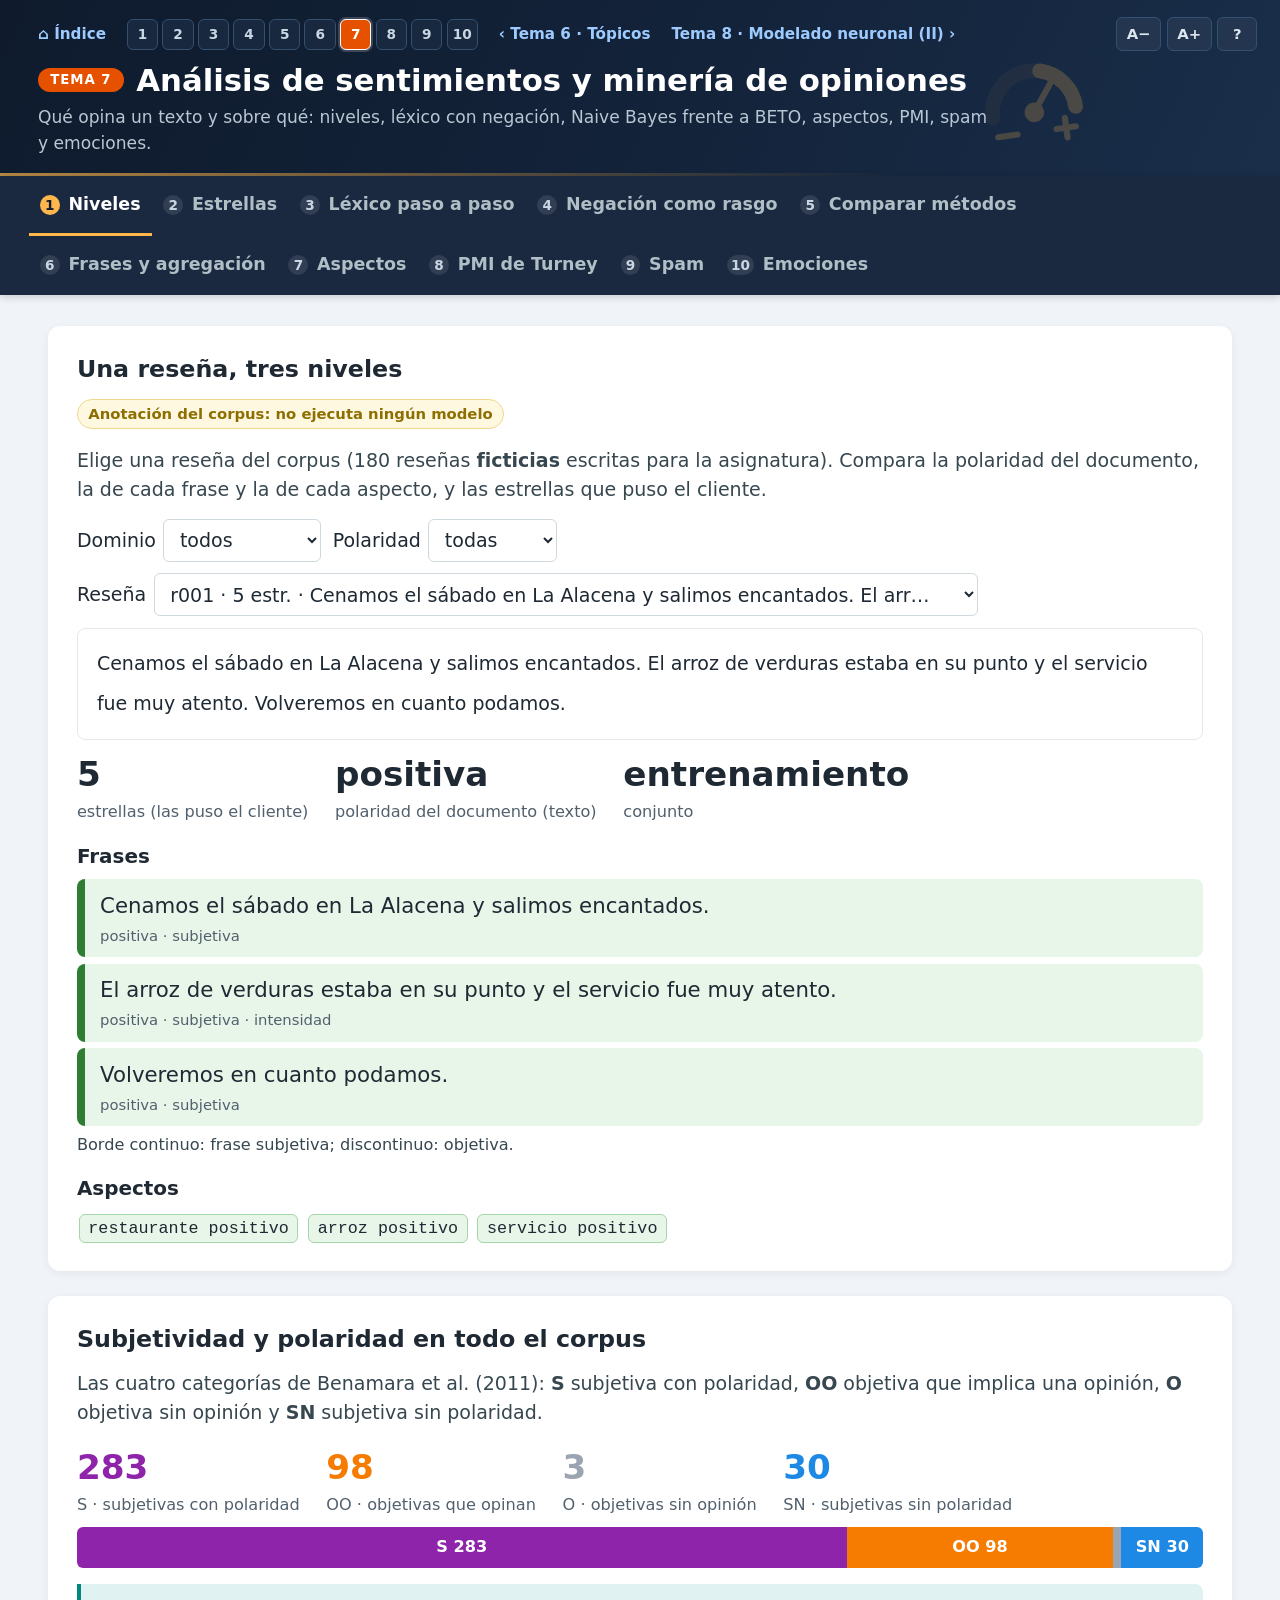
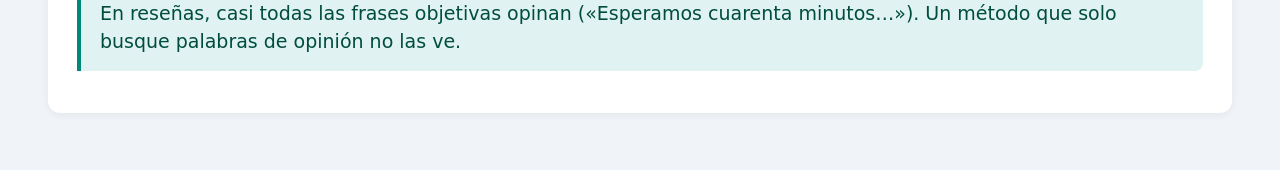
<file: 07_sentimientos.html>
<!DOCTYPE html>
<html lang="es-ES">
<head>
<meta charset="UTF-8">
<meta name="viewport" content="width=device-width, initial-scale=1.0">
<title>Tema 7 · Análisis de sentimientos y minería de opiniones — Procesamiento del Lenguaje Natural</title>
<style>
  :root {
    --ink: #1F2933; --ink2: #52606D; --muted: #9AA5B1; --line: #E4E7EB; --soft: #F5F7FA;
    --dark: #0F1B2D; --unir: #219BC3;
    --texto: #1E88E5; --estad: #00897B; --neuronal: #8E24AA; --aplic: #F57C00; --gris: #9AA5B1;
    --texto-l: #E3F2FD; --estad-l: #E0F2F1; --neuronal-l: #F3E5F5; --aplic-l: #FFF3E0;
    --ok: #2E7D32; --ok-l: #E8F5E9; --bad: #C62828; --bad-l: #FFEBEE; --warn: #8D6E00; --warn-l: #FFF8E1;
  }
  * { box-sizing: border-box; margin: 0; padding: 0; }
  body { font-family: system-ui, -apple-system, "Segoe UI", Roboto, Arial, sans-serif; background: #F0F4F8; color: var(--ink); line-height: 1.5; }
  a { color: #1565C0; }
  .header { background: var(--dark); color: #fff; padding: 1.6rem 2rem 1.2rem; }
  .header h1 { font-size: 1.6rem; margin-bottom: .25rem; }
  .header p { color: #B0BEC5; font-size: .95rem; }
  .header a { color: #8AB4F8; }
  .tabs { display: flex; flex-wrap: wrap; background: #1A2940; padding: 0 1.5rem; }
  .tab { background: none; border: none; border-bottom: 3px solid transparent; color: #B0BEC5; padding: .8rem 1rem; font: inherit; font-weight: 600; font-size: .92rem; cursor: pointer; }
  .tab:hover, .tab:focus-visible { color: #fff; outline: none; }
  .tab[aria-selected="true"] { color: #fff; border-bottom-color: #FFB74D; }
  .content { max-width: 1120px; margin: 1.6rem auto 3rem; padding: 0 1.2rem; }
  .panel { display: none; }
  .panel.active { display: block; }
  .card { background: #fff; border-radius: 12px; padding: 1.4rem 1.5rem; margin-bottom: 1.3rem; box-shadow: 0 2px 8px rgba(0,0,0,.06); }
  .card h2 { font-size: 1.25rem; margin-bottom: .6rem; }
  .card h3 { font-size: 1.05rem; margin: .9rem 0 .4rem; }
  .card p { color: #37474F; margin-bottom: .8rem; }
  .meta { display: flex; flex-wrap: wrap; gap: .5rem; margin-bottom: .9rem; }
  .tag { display: inline-block; font-size: .78rem; font-weight: 700; padding: .15rem .55rem; border-radius: 999px; background: var(--soft); color: var(--ink2); border: 1px solid var(--line); }
  .tag.real { background: var(--ok-l); color: #1B5E20; border-color: #A5D6A7; }
  .tag.pre { background: var(--texto-l); color: #0D47A1; border-color: #90CAF9; }
  .tag.illus { background: var(--warn-l); color: var(--warn); border-color: #F0D78C; }
  .info { background: var(--estad-l); border-left: 4px solid var(--estad); padding: .8rem 1rem; border-radius: 0 8px 8px 0; margin: .8rem 0; color: #004D40; }
  .warnbox { background: var(--warn-l); border-left: 4px solid #F0B400; padding: .7rem 1rem; border-radius: 0 8px 8px 0; margin: .6rem 0; color: #5D4600; font-size: .93rem; }
  .badbox { background: var(--bad-l); border-left: 4px solid var(--bad); padding: .7rem 1rem; border-radius: 0 8px 8px 0; margin: .6rem 0; color: #8E1B1B; font-size: .93rem; }
  .btn { font: inherit; font-weight: 600; font-size: .88rem; padding: .45rem 1rem; border-radius: 6px; border: 1px solid transparent; cursor: pointer; }
  .btn-main { background: var(--estad); color: #fff; }
  .btn-main:hover { background: #00695C; }
  .btn-gray { background: #ECEFF1; color: #37474F; border-color: #CFD8DC; }
  .btn-gray:hover { background: #CFD8DC; }
  .btn:focus-visible, select:focus-visible, textarea:focus-visible, input:focus-visible, .seg:focus-visible, td.clic:focus-visible { outline: 3px solid #80CBC4; outline-offset: 2px; }
  .row { display: flex; flex-wrap: wrap; gap: .6rem; align-items: center; margin: .6rem 0; }
  label.inline { display: inline-flex; gap: .4rem; align-items: center; cursor: pointer; }
  select, textarea, input[type=text], input[type=number] { font: inherit; padding: .45rem .6rem; border: 1px solid #CFD8DC; border-radius: 6px; background: #fff; color: var(--ink); }
  select { max-width: 100%; }
  textarea { width: 100%; min-height: 5.2rem; resize: vertical; font-family: Menlo, Consolas, monospace; font-size: .92rem; }
  input[type=text] { min-width: 18rem; }
  input[type=range] { width: 12rem; }
  .grid2 { display: grid; grid-template-columns: repeat(auto-fit, minmax(320px, 1fr)); gap: 1rem; }
  .grid3 { display: grid; grid-template-columns: repeat(auto-fit, minmax(260px, 1fr)); gap: 1rem; }
  .box { border: 1px solid var(--line); border-radius: 10px; padding: 1rem; background: var(--soft); }
  .box h3 { margin-top: 0; }
  .big { font-size: 1.8rem; font-weight: 800; color: var(--ink); }
  .small { font-size: .85rem; color: var(--ink2); }
  .stats { display: flex; flex-wrap: wrap; gap: 1.4rem; margin: .5rem 0; }
  .stats div { min-width: 120px; }
  .seggroup { display: flex; flex-wrap: wrap; gap: .4rem; margin: .4rem 0 .8rem; }
  .seg { font: inherit; font-size: .9rem; padding: .35rem .85rem; border-radius: 999px; border: 1px solid #CFD8DC; background: #fff; cursor: pointer; color: var(--ink); }
  .seg[aria-pressed="true"] { background: var(--dark); color: #fff; border-color: var(--dark); }
  table { border-collapse: collapse; width: 100%; font-size: .92rem; }
  th, td { text-align: left; padding: .4rem .55rem; border-bottom: 1px solid var(--line); vertical-align: top; }
  th { background: var(--dark); color: #fff; font-weight: 600; }
  td.num, th.num { text-align: right; font-variant-numeric: tabular-nums; }
  td.clic { cursor: pointer; }
  td.clic:hover { background: var(--estad-l); }
  td.sel { background: #FFE082 !important; font-weight: 700; }
  tr.hl td { background: var(--warn-l); }
  td.cero { color: var(--muted); }
  td.malo { background: var(--bad-l); color: #8E1B1B; font-weight: 700; }
  td.bueno { background: var(--ok-l); color: #1B5E20; font-weight: 700; }
  .scroll { overflow-x: auto; max-height: 28rem; overflow-y: auto; border: 1px solid var(--line); border-radius: 8px; }
  code, .mono { font-family: Menlo, Consolas, monospace; font-size: .9em; }
  .calc { font-family: Menlo, Consolas, monospace; font-size: .9rem; background: var(--soft); border: 1px solid var(--line); border-radius: 8px; padding: .7rem .9rem; white-space: pre-wrap; margin: .5rem 0; }
  .feedback { margin-top: .5rem; padding: .6rem .8rem; border-radius: 8px; font-size: .92rem; display: none; }
  .feedback.show { display: block; }
  .feedback.ok { background: var(--ok-l); color: #1B5E20; border: 1px solid #A5D6A7; }
  .feedback.bad { background: var(--bad-l); color: #8E1B1B; border: 1px solid #EF9A9A; }
  .quiz-item { border: 1px solid var(--line); border-radius: 10px; padding: .9rem 1rem; margin-bottom: .8rem; background: #fff; }
  .quiz-item .q { font-weight: 600; margin-bottom: .5rem; }
  .opts { display: flex; flex-wrap: wrap; gap: .45rem; }
  .opt { font: inherit; font-size: .88rem; padding: .35rem .8rem; border-radius: 999px; border: 1px solid #CFD8DC; background: #fff; cursor: pointer; color: var(--ink); }
  .opt:hover { background: var(--soft); }
  .opt.sel-ok { background: var(--ok-l); border-color: var(--ok); }
  .opt.sel-bad { background: var(--bad-l); border-color: var(--bad); }
  .path { display: flex; flex-direction: column; gap: .3rem; margin: .6rem 0; }
  .lvl { border: 2px solid var(--line); border-radius: 10px; padding: .6rem .9rem; background: #fff; }
  .lvl.usado { border-color: var(--ok); background: var(--ok-l); }
  .lvl.saltado { border-color: #EF9A9A; background: var(--bad-l); }
  .lvl.no { opacity: .55; }
  .arrow { text-align: center; color: var(--ink2); font-size: 1.2rem; line-height: 1; }
  .pill { display: inline-block; padding: .05rem .45rem; border-radius: 6px; background: var(--estad-l); border: 1px solid #80CBC4; font-family: Menlo, Consolas, monospace; font-size: .88rem; margin: .1rem; }
  .pill.unk { background: var(--warn-l); border-color: #F0D78C; }
  svg text { font-family: system-ui, -apple-system, "Segoe UI", Roboto, Arial, sans-serif; }
  .chart { width: 100%; height: auto; display: block; }
  .pill.cont { background: var(--aplic-l); border-color: #FFB74D; }
  .pill.esp { background: #ECEFF1; border-color: #B0BEC5; }
  .pill.mask { background: #FFE082; border-color: #F0B400; font-weight: 700; }
  .pill.azar { background: var(--bad-l); border-color: #EF9A9A; }
  .pill.igual { background: var(--ok-l); border-color: #A5D6A7; }
  .tokbtn { font: inherit; font-family: Menlo, Consolas, monospace; font-size: .9rem; padding: .2rem .6rem; border-radius: 6px; border: 1px solid #CFD8DC; background: #fff; cursor: pointer; margin: .15rem; }
  .tokbtn.centro { background: var(--texto-l); border-color: var(--texto); font-weight: 700; }
  .tokbtn.ctx { background: var(--estad-l); border-color: var(--estad); }
  .mat { width: auto; min-width: 12rem; }
  .mat td, .mat th { text-align: center; font-variant-numeric: tabular-nums; padding: .3rem .55rem; }
  .heat td { text-align: center; font-variant-numeric: tabular-nums; font-size: .82rem; padding: .25rem .35rem; }
  .bar { height: 1rem; background: var(--estad); border-radius: 3px; }
  .barcell { width: 50%; }
  .correcto td { background: var(--ok-l); font-weight: 700; }
  textarea.mtx { min-height: 4.6rem; width: 100%; }
  footer { max-width: 1120px; margin: 0 auto 2rem; padding: 0 1.2rem; font-size: .82rem; color: var(--ink2); }
  @media (max-width: 640px) { .header { padding: 1.2rem; } .tab { padding: .7rem .6rem; font-size: .85rem; } input[type=text] { min-width: 0; width: 100%; } }

  .ent { border-radius: 4px; padding: 0 .15rem; border-bottom: 3px solid; }
  .ent.PER { background: #E3F2FD; border-color: #1E88E5; }
  .ent.LOC { background: #E0F2F1; border-color: #00897B; }
  .ent.ORG { background: #F3E5F5; border-color: #8E24AA; }
  .ent.MISC { background: #FFF3E0; border-color: #F57C00; }
  .ent.FARMACO { background: #F3E5F5; border-color: #8E24AA; }
  .ent.DOSIS { background: #E3F2FD; border-color: #1E88E5; }
  .ent.FRECUENCIA { background: #E0F2F1; border-color: #00897B; }
  .ent.ENFERMEDAD, .ent.SINTOMA { background: #ECEFF1; border-color: #78909C; }
  .ent sub { font-size: .68rem; font-weight: 700; color: var(--ink2); margin-left: .15rem; }
  .doctext { line-height: 2.1; background: #fff; border: 1px solid var(--line); border-radius: 8px; padding: .8rem 1rem; }
  .tok { display: inline-block; padding: .1rem .4rem; margin: .12rem; border-radius: 6px; font-family: Menlo, Consolas, monospace; font-size: .88rem; border: 1px solid transparent; cursor: pointer; }
  .tok.k0 { background: #E0F2F1; border-color: #00897B; }
  .tok.k1 { background: #FFF3E0; border-color: #F57C00; }
  .tok.k2 { background: #E3F2FD; border-color: #1E88E5; }
  .tok.k3 { background: #F3E5F5; border-color: #8E24AA; }
  .tok.sel { outline: 3px solid #1F2933; }
  .neg { color: var(--bad); font-weight: 700; }
  input.celda { width: 3.2rem; text-align: center; padding: .25rem; }
  .intr { display: flex; flex-wrap: wrap; gap: .4rem; margin: .5rem 0; }
  /* modo clase */
  .frase-c { padding: .55rem .8rem; border-radius: 8px; margin: .35rem 0; font-size: 1.12rem; border-left: 8px solid; background: var(--soft); }
  .frase-c small { display: block; font-size: .78rem; color: var(--ink2); margin-top: .15rem; }
  .apil { display: flex; height: 2.2rem; border-radius: 6px; overflow: hidden; margin: .5rem 0; }
  .apil span { display: flex; align-items: center; justify-content: center; color: #fff; font-weight: 700; font-size: .85rem; white-space: nowrap; overflow: hidden; }
  .tira { display: flex; flex-wrap: wrap; gap: .35rem; margin: .5rem 0 .8rem; align-items: flex-end; }
  .tira span { display: inline-block; text-align: center; padding: .25rem .5rem; border-radius: 6px; border: 1px solid #CFD8DC; background: #fff; font-size: 1.15rem; }
  .tira span small { display: block; font-size: .78rem; font-weight: 800; }
  .tira span.mod { background: #E3F2FD; border-color: #1E88E5; }
  .div-fila { display: grid; grid-template-columns: minmax(0, 1fr) 14rem 4rem; gap: .6rem; align-items: center; margin: .3rem 0; }
  .div-barra { position: relative; height: 1.3rem; background: #F5F7FA; border-radius: 4px; }
  .div-barra::before { content: ""; position: absolute; left: 50%; top: -3px; bottom: -3px; width: 2px; background: #9AA5B1; }
  .div-barra i { position: absolute; top: 0; bottom: 0; border-radius: 4px; }
  .asp-fila { display: grid; grid-template-columns: 7rem 1fr 1fr; gap: .3rem; align-items: center; margin: .2rem 0; font-size: .92rem; }
  .asp-fila .neg { display: flex; justify-content: flex-end; }
  .asp-fila b { display: inline-block; height: 1rem; border-radius: 3px; }
  .escala5 { position: relative; display: grid; grid-template-columns: repeat(5, minmax(0, 1fr)); gap: .6rem; margin-top: .6rem; }
  .escala5 .nivel { border-radius: 10px; padding: .6rem; min-height: 9rem; border-top: 6px solid; background: var(--soft); }
  .escala5 .nivel h3 { margin: 0 0 .4rem; font-size: 1rem; }
  .ej5 { font: inherit; text-align: left; display: block; width: 100%; background: #fff; border: 1px solid var(--line); border-radius: 8px; padding: .45rem .6rem; margin-bottom: .4rem; cursor: pointer; font-size: .95rem; }
  .bandeja5 { display: flex; flex-wrap: wrap; gap: .5rem; padding: .6rem; border: 2px dashed #F0D78C; border-radius: 10px; background: var(--warn-l); margin-top: .6rem; }
  .bandeja5[hidden] { display: none; }
  .bandeja5 .ej5 { width: auto; margin: 0; }
  .emociones { display: grid; grid-template-columns: repeat(6, minmax(0, 1fr)); gap: .6rem; }
  .emociones div { border-radius: 10px; padding: .6rem .7rem; color: #fff; }
  .emociones b { display: block; font-size: 1.15rem; }
  .emociones span { font-size: .85rem; }
  .plano-ve { width: 100%; height: auto; display: block; }
</style>
<link rel="icon" href="comun/icono.svg" type="image/svg+xml">
<link rel="stylesheet" href="comun/clase.css">
</head>
<body class="bloque-aplic">
<header class="header">
  <nav class="migas" aria-label="Navegación entre temas"><a class="inicio" href="index.html">⌂ Índice</a><span class="chips"><a href="01_introduccion.html" style="--c:#1E88E5" title="Tema 1 · Introducción">1</a><a href="02_texto_como_dato.html" style="--c:#1E88E5" title="Tema 2 · El texto como dato">2</a><a href="03_extraccion_informacion.html" style="--c:#1E88E5" title="Tema 3 · Extracción de información">3</a><a href="04_modelado_lenguaje.html" style="--c:#00897B" title="Tema 4 · Modelado del lenguaje">4</a><a href="05_modelado_neuronal.html" style="--c:#8E24AA" title="Tema 5 · Modelado neuronal (I)">5</a><a href="06_topicos.html" style="--c:#00897B" title="Tema 6 · Tópicos">6</a><a href="07_sentimientos.html" style="--c:#E65100" title="Tema 7 · Sentimientos" aria-current="page">7</a><a href="08_modelado_neuronal_ii.html" style="--c:#8E24AA" title="Tema 8 · Modelado neuronal (II)">8</a><a href="09_aplicaciones.html" style="--c:#E65100" title="Tema 9 · Aplicaciones">9</a><a href="10_visualizacion.html" style="--c:#E65100" title="Tema 10 · Visualización">10</a></span><a class="ant" href="06_topicos.html">‹ Tema 6 · Tópicos</a><a class="sig" href="08_modelado_neuronal_ii.html">Tema 8 · Modelado neuronal (II) ›</a></nav>
  <h1><span class="num-tema">TEMA 7</span>Análisis de sentimientos y minería de opiniones</h1>
  <p>Qué opina un texto y sobre qué: niveles, léxico con negación, Naive Bayes frente a BETO, aspectos, PMI, spam y emociones.</p>
  <div class="header-glifo"><svg viewBox="0 0 48 48" aria-hidden="true" focusable="false"><path d="M7 34a17 17 0 0 1 34 0" fill="none" stroke="currentColor" stroke-width="6" stroke-opacity=".22" stroke-linecap="round"/><path d="M28.5 17.6A17 17 0 0 1 41 34" fill="none" stroke="currentColor" stroke-width="6" stroke-linecap="round"/><path d="M24 34 33 22" fill="none" stroke="currentColor" stroke-width="2.5" stroke-linecap="round" stroke-linejoin="round" stroke-width="3"/><circle cx="24" cy="34" r="4" fill="currentColor"/><path d="M8 42h8M32 42h8M36 38v8" fill="none" stroke="currentColor" stroke-width="2.5" stroke-linecap="round" stroke-linejoin="round"/></svg></div>
</header>
<div class="tabs" role="tablist" aria-label="Pestañas de la demo">
  <button class="tab" role="tab" id="t-niv" aria-controls="p-niv" aria-selected="true"><span class="tab-n">1</span> Niveles</button>
  <button class="tab" role="tab" id="t-est" aria-controls="p-est" aria-selected="false"><span class="tab-n">2</span> Estrellas</button>
  <button class="tab" role="tab" id="t-lex" aria-controls="p-lex" aria-selected="false"><span class="tab-n">3</span> Léxico paso a paso</button>
  <button class="tab" role="tab" id="t-neg" aria-controls="p-neg" aria-selected="false"><span class="tab-n">4</span> Negación como rasgo</button>
  <button class="tab" role="tab" id="t-com" aria-controls="p-com" aria-selected="false"><span class="tab-n">5</span> Comparar métodos</button>
  <button class="tab" role="tab" id="t-fra" aria-controls="p-fra" aria-selected="false"><span class="tab-n">6</span> Frases y agregación</button>
  <button class="tab" role="tab" id="t-asp" aria-controls="p-asp" aria-selected="false"><span class="tab-n">7</span> Aspectos</button>
  <button class="tab" role="tab" id="t-pmi" aria-controls="p-pmi" aria-selected="false"><span class="tab-n">8</span> PMI de Turney</button>
  <button class="tab" role="tab" id="t-spm" aria-controls="p-spm" aria-selected="false"><span class="tab-n">9</span> Spam</button>
  <button class="tab" role="tab" id="t-emo" aria-controls="p-emo" aria-selected="false"><span class="tab-n">10</span> Emociones</button>
</div>

<div class="content">

<!-- 1 · Niveles -->
<section class="panel active" id="p-niv" role="tabpanel" aria-labelledby="t-niv">
  <div class="card">
    <h2>Una reseña, tres niveles</h2>
    <div class="meta"><span class="tag illus">Anotación del corpus: no ejecuta ningún modelo</span></div>
    <p>Elige una reseña del corpus (180 reseñas <strong>ficticias</strong> escritas para la asignatura). Compara la polaridad del documento, la de cada frase y la de cada aspecto, y las estrellas que puso el cliente.</p>
    <div class="row">
      <label class="inline">Dominio <select id="niv-dom"><option value="">todos</option><option>restaurante</option><option>alojamiento</option><option>tecnologia</option><option>compras</option></select></label>
      <label class="inline">Polaridad <select id="niv-pol"><option value="">todas</option><option>positiva</option><option>negativa</option><option>mixta</option></select></label>
      <label class="inline">Reseña <select id="niv-sel"></select></label>
    </div>
    <div id="niv-doc"></div>
    <h3>Frases</h3>
    <div id="niv-frases"></div>
    <h3>Aspectos</h3>
    <div id="niv-asp"></div>
  </div>
  <div class="card">
    <h2>Subjetividad y polaridad en todo el corpus</h2>
    <p>Las cuatro categorías de Benamara et al. (2011): <strong>S</strong> subjetiva con polaridad, <strong>OO</strong> objetiva que implica una opinión, <strong>O</strong> objetiva sin opinión y <strong>SN</strong> subjetiva sin polaridad.</p>
    <div class="stats" id="niv-ben"></div>
    <div class="info">En reseñas, casi todas las frases objetivas opinan («Esperamos cuarenta minutos…»). Un método que solo busque palabras de opinión no las ve.</div>
  </div>
</section>

<!-- 2 · Estrellas -->
<section class="panel" id="p-est" role="tabpanel" aria-labelledby="t-est">
  <div class="card">
    <h2>Las estrellas no son la etiqueta</h2>
    <div class="meta"><span class="tag real">Calculado en el navegador</span></div>
    <p>Una regla para convertir estrellas en clases es: positiva con 4 o más, negativa con 2 o menos y neutra en medio. Mueve los umbrales y mira cuántas reseñas coinciden con la polaridad anotada <strong>leyendo el texto</strong> (las mixtas cuentan como coincidencia si caen en «neutra»).</p>
    <div class="row">
      <label class="inline">Positiva si estrellas ≥ <select id="est-pos"><option>3</option><option selected>4</option><option>5</option></select></label>
      <label class="inline">Negativa si estrellas ≤ <select id="est-neg"><option>1</option><option selected>2</option><option>3</option></select></label>
    </div>
    <div class="stats" id="est-stats"></div>
    <div class="scroll"><table id="est-cruce"></table></div>
    <h3>Reseñas en las que estrellas y texto no cuadran</h3>
    <div class="scroll"><table id="est-lista"></table></div>
    <div class="warnbox">Las estrellas sirven de etiqueta para una tarea concreta (predecir la puntuación); no equivalen a la polaridad de cada frase ni a cualquier categoría.</div>
  </div>
</section>

<!-- 3 · Léxico -->
<section class="panel" id="p-lex" role="tabpanel" aria-labelledby="t-lex">
  <div class="card">
    <h2>Léxico paso a paso</h2>
    <div class="meta"><span class="tag real">Calculado en el navegador (igual que el código de Python)</span></div>
    <p>El léxico de la asignatura (<span id="lex-n"></span> formas, de -3 a +3), congelado antes de escribir el corpus, más cuatro reglas que puedes activar o desactivar. Escribe una frase o elige un ejemplo.</p>
    <textarea id="lex-txt" aria-label="Texto para puntuar">El servicio no fue muy atento, pero la comida estaba deliciosa.</textarea>
    <div class="row" id="lex-ejemplos"></div>
    <div class="row">
      <label class="inline"><input type="checkbox" id="lex-neg" checked> negación</label>
      <select id="lex-negmodo" aria-label="Tipo de negación"><option value="cambio">cambio de signo</option><option value="desplazamiento">desplazamiento (Taboada)</option></select>
      <label class="inline"><input type="checkbox" id="lex-int" checked> intensificadores y atenuantes</label>
      <label class="inline"><input type="checkbox" id="lex-adv" checked> «pero» y «aunque»</label>
      <label class="inline"><input type="checkbox" id="lex-irr" checked> irrealidad (condicionales y preguntas)</label>
    </div>
    <div class="stats" id="lex-stats"></div>
    <div id="lex-traza"></div>
    <div class="info">Reglas: un negador («no», «nunca», «jamás», «tampoco», «ni», «sin», «nada», «poco») cambia el signo de la siguiente palabra de opinión de su cláusula, a 3 palabras como máximo; «muy» ×1,5, «algo» ×0,5; lo anterior a «pero», y la cláusula de «aunque», ×0,5; en condicionales y preguntas, las palabras de opinión no cuentan.</div>
  </div>
</section>

<!-- 4 · Negación -->
<section class="panel" id="p-neg" role="tabpanel" aria-labelledby="t-neg">
  <div class="card">
    <h2>Negación como rasgo: dos reglas</h2>
    <div class="meta"><span class="tag real">Calculado en el navegador</span></div>
    <p>Para un clasificador, la negación se marca en las palabras que quedan bajo su alcance (Das y Chen, 2001; Pang et al., 2002). Compara la regla escrita para el español con <code>mark_negation</code> de NLTK 3.10, que usa una lista inglesa de negadores y distingue mayúsculas.</p>
    <textarea id="neg-txt" aria-label="Texto para marcar">No me ha gustado nada el servicio. Nunca había comido un sushi tan fresco. La comida no está a la altura.</textarea>
    <h3>Regla española (prefijo NO_ hasta la coma, el punto o un adversativo)</h3>
    <div class="doctext" id="neg-es"></div>
    <h3><code>mark_negation</code> de NLTK (sufijo _NEG hasta . : ; ! ?)</h3>
    <div class="doctext" id="neg-nltk"></div>
    <div class="stats" id="neg-stats"></div>
  </div>
</section>

<!-- 5 · Comparar -->
<section class="panel" id="p-com" role="tabpanel" aria-labelledby="t-com">
  <div class="card">
    <h2>Comparar métodos en la misma prueba</h2>
    <div class="meta"><span class="tag pre">Predicciones precalculadas con scikit-learn 1.9.1 y BETO</span><span class="tag real">Aciertos y léxico calculados en el navegador</span></div>
    <p>Las 40 reseñas de prueba (20 positivas y 20 negativas), las mismas para todos los métodos. Filtra por fenómeno o por dominio y mira cuántas acierta cada uno. Pulsa una reseña para ver qué dijo cada método.</p>
    <div class="row">
      <label class="inline">Fenómeno <select id="com-fen"><option value="">todos</option><option value="neg">negación</option><option value="impl">implícita</option><option value="con">contraste</option><option value="int">intensidad</option><option value="comp">comparación</option><option value="cond">condicional</option><option value="iro">ironía</option><option value="preg">pregunta</option></select></label>
      <label class="inline">Dominio <select id="com-dom"><option value="">todos</option><option>restaurante</option><option>alojamiento</option><option>tecnologia</option><option>compras</option></select></label>
      <label class="inline"><input type="checkbox" id="com-err"> solo reseñas en las que falla alguno</label>
    </div>
    <div class="scroll" style="max-height:none"><table id="com-res"></table></div>
    <div class="warnbox" id="com-aviso"></div>
    <div class="scroll"><table id="com-lista"></table></div>
    <div id="com-detalle"></div>
  </div>
</section>

<!-- 6 · Frases -->
<section class="panel" id="p-fra" role="tabpanel" aria-labelledby="t-fra">
  <div class="card">
    <h2>De las frases a la reseña</h2>
    <div class="meta"><span class="tag pre">P(positiva) por frase precalculada con BETO + regresión logística</span><span class="tag real">Reglas calculadas en el navegador</span></div>
    <p>Elige una reseña de prueba. Cada frase tiene la probabilidad de ser positiva que da el modelo de frases y su subjetividad predicha. Cuatro reglas deciden la reseña.</p>
    <div class="row"><label class="inline">Reseña <select id="fra-sel"></select></label><label class="inline"><input type="checkbox" id="fra-disc" checked> solo las 11 en las que las reglas discrepan</label></div>
    <div id="fra-tabla"></div>
    <div id="fra-reglas"></div>
  </div>
  <div class="card">
    <h2>En las 40 reseñas de prueba</h2>
    <div id="fra-global"></div>
    <div class="info">Quitar las frases objetivas empeora aquí: eran OO, frases que opinan sin palabras de opinión. Y el clasificador de documentos, que ve la reseña entera, gana a cualquier regla.</div>
  </div>
</section>

<!-- 7 · Aspectos -->
<section class="panel" id="p-asp" role="tabpanel" aria-labelledby="t-asp">
  <div class="card">
    <h2>Aspectos: sustantivos frecuentes (Hu y Liu, 2004)</h2>
    <div class="meta"><span class="tag pre">Sustantivos precalculados con spaCy 3.8.16 (es_core_news_sm 3.8.0)</span><span class="tag real">Extracción y medidas calculadas en el navegador</span></div>
    <p>Candidatos: sustantivos que aparecen en al menos <em>u</em> reseñas de entrenamiento de su dominio. En cada frase de prueba se extraen los candidatos que contiene y se comparan con los aspectos anotados.</p>
    <div class="row"><label class="inline">Umbral <em>u</em>: <input type="range" id="asp-u" min="1" max="4" value="2" step="1"> <span id="asp-uval"></span> reseñas</label>
      <label class="inline">Dominio <select id="asp-dom"><option>restaurante</option><option>alojamiento</option><option>tecnologia</option><option>compras</option></select></label></div>
    <div class="stats" id="asp-stats"></div>
    <h3>Candidatos del dominio</h3>
    <div id="asp-cand"></div>
    <h3>Frases de prueba del dominio</h3>
    <div class="scroll"><table id="asp-frases"></table></div>
    <div class="warnbox">Con unas 33 reseñas de entrenamiento por dominio, casi ningún aspecto concreto se repite; bajar el umbral sube la exhaustividad, pero entran sustantivos que no son aspectos («día», «noche», «vez»).</div>
  </div>
  <div class="card">
    <h2>Resumen por aspectos (anotación de las 180 reseñas)</h2>
    <div id="asp-resumen"></div>
  </div>
</section>

<!-- 8 · PMI -->
<section class="panel" id="p-pmi" role="tabpanel" aria-labelledby="t-pmi">
  <div class="card">
    <h2>PMI de Turney (2002) dentro del corpus</h2>
    <div class="meta"><span class="tag pre">Frases de dos palabras y lemas precalculados con spaCy</span><span class="tag real">PMI y orientación calculados en el navegador</span></div>
    <p>Turney extraía frases de dos palabras con patrones de categorías (aquí, en español: ADJ NOUN, NOUN ADJ, ADV ADJ, ADV VERB) y medía su orientación (SO) con su información mutua con una referencia positiva menos la de una negativa, contando resultados de AltaVista. Aquí cuentan las reseñas de entrenamiento en las que aparecen juntas.</p>
    <div class="row">
      <label class="inline">Referencia positiva <select id="pmi-pos"><option>excelente</option><option>bueno</option><option>encantar</option><option>recomendar</option><option>perfecto</option><option>genial</option></select></label>
      <label class="inline">Referencia negativa <select id="pmi-neg"><option>pésimo</option><option>malo</option><option>horrible</option><option>desastre</option><option>fatal</option></select></label>
    </div>
    <div class="stats" id="pmi-stats"></div>
    <div class="scroll"><table id="pmi-tabla"></table></div>
    <div class="badbox">El método no necesita etiquetas, pero sí un corpus enorme: con 132 reseñas cortas, casi ninguna frase coincide nunca con las referencias.</div>
  </div>
</section>

<!-- 9 · Spam -->
<section class="panel" id="p-spm" role="tabpanel" aria-labelledby="t-spm">
  <div class="card">
    <h2>Spam de reseñas: rasgos, no etiquetas</h2>
    <div class="meta"><span class="tag illus">Diez ejemplos ficticios; no se entrena nada</span></div>
    <p>Activa reglas sencillas y mira qué textos marcan. Los tipos 2 (solo la marca) y 3 (no es reseña) se reconocen fácilmente; el tipo 1 (reseña falsa) no se puede etiquetar con seguridad leyendo el texto (Jindal y Liu, 2008).</p>
    <div class="row">
      <label class="inline"><input type="checkbox" class="spm-r" value="enlace" checked> enlace o teléfono</label>
      <label class="inline"><input type="checkbox" class="spm-r" value="pregunta" checked> es una pregunta</label>
      <label class="inline"><input type="checkbox" class="spm-r" value="marca" checked> habla de «la marca»</label>
      <label class="inline"><input type="checkbox" class="spm-r" value="excl"> 2 o más «!»</label>
      <label class="inline"><input type="checkbox" class="spm-r" value="opin"> 4 o más palabras positivas del léxico</label>
    </div>
    <div class="scroll"><table id="spm-tabla"></table></div>
    <div class="warnbox">Los rasgos señalan sospechas. Una reseña falsa bien escrita parece genuina; por eso se usan también datos de fuera del texto (feedback, desviación de la puntuación media, conducta del autor: Lim et al., 2010).</div>
  </div>
</section>

<!-- 10 · Repaso -->
<section class="panel" id="p-emo" role="tabpanel" aria-labelledby="t-emo">
  <div class="card">
    <h2>Seis emociones primarias (Parrott, 2001)</h2>
    <div class="meta"><span class="tag illus">Frases de ejemplo</span></div>
    <p>No hay acuerdo sobre un conjunto básico de emociones; la clasificación de Parrott parte de seis emociones primarias, que se dividen en secundarias y terciarias.</p>
    <div class="emociones" id="emo-cards"></div>
  </div>
  <div class="card">
    <h2>Racional o emocional: cinco niveles de sentimiento</h2>
    <div class="meta"><span class="tag illus">Ejemplos de opiniones</span></div>
    <p>Una opinión puede ser racional (se apoya en hechos o en la utilidad) o emocional (expresa un estado de ánimo). Pulsa una frase para ver por qué está en su nivel.</p>
    <div class="row" id="esc-ctrl"></div>
    <div class="bandeja5" id="esc-bandeja" hidden></div>
    <div class="escala5" id="esc-niveles"></div>
    <div class="info" id="esc-msg">Emoción y opinión no son lo mismo: «Hoy estoy muy feliz» expresa una emoción sin opinar sobre nada.</div>
  </div>
  <div class="card">
    <h2>Valencia y excitación</h2>
    <div class="meta"><span class="tag illus">Ilustración: posiciones aproximadas, no medidas</span></div>
    <p>La <b>valencia</b> es el tono (positivo, negativo o cercano a cero); la <b>excitación</b>, la intensidad o energía de la emoción. Dos frases positivas pueden diferir mucho en excitación.</p>
    <svg id="emo-plano" class="plano-ve" viewBox="0 0 900 470" role="img" aria-label="Frases situadas por valencia y excitación"></svg>
  </div>
</section>

</div>
<script src="07_sentimientos_datos.js"></script>
<script src="07_sentimientos_lib.js"></script>
<script src="comun/clase.js"></script>
<script>
"use strict";
const D = window.DATOS07, L = window.LIB07;
const $ = (s) => document.querySelector(s), $$ = (s) => [...document.querySelectorAll(s)];
const esc = (t) => String(t).replace(/[&<>"]/g, (c) => ({ "&": "&amp;", "<": "&lt;", ">": "&gt;", '"': "&quot;" }[c]));
const dec = (x, d = 2) => (Number.isFinite(x) ? x.toFixed(d).replace(".", ",") : "—");
const sgn = (x, d = 2) => (x > 0 ? "+" : "") + dec(x, d);
const POLCLASE = { positiva: "bueno", negativa: "malo" };
const NOMBRE_DOM = { restaurante: "restaurantes", alojamiento: "alojamientos", tecnologia: "tecnología", compras: "compras" };
const FENOM = { neg: "negación", impl: "implícita", con: "contraste", int: "intensidad", comp: "comparación", cond: "condicional", iro: "ironía", preg: "pregunta" };
const FD = L.frasesDe(D.frases);
const RID = Object.fromEntries(D.resenas.map((r) => [r.id, r]));

// ---------------------------------------------------------------- pestañas
function activar(t) {
  $$(".tab").forEach((b) => b.setAttribute("aria-selected", String(b === t)));
  $$(".panel").forEach((p) => p.classList.toggle("active", p.id === t.getAttribute("aria-controls")));
}
$$(".tab").forEach((t, i, arr) => {
  t.addEventListener("click", () => activar(t));
  t.addEventListener("keydown", (e) => {
    if (e.key !== "ArrowRight" && e.key !== "ArrowLeft") return;
    const n = arr[(i + (e.key === "ArrowRight" ? 1 : arr.length - 1)) % arr.length];
    n.focus(); activar(n);
  });
});

// ---------------------------------------------------------------- 1 · niveles
function pintarSelectorNiveles() {
  const dom = $("#niv-dom").value, pol = $("#niv-pol").value;
  const lista = D.resenas.filter((r) => (!dom || r.dominio === dom) && (!pol || r.polaridad === pol));
  $("#niv-sel").innerHTML = lista.map((r) => `<option value="${r.id}">${r.id} · ${r.estrellas} estr. · ${esc(r.texto.slice(0, 60))}…</option>`).join("");
  pintarNiveles();
}
function pintarNiveles() {
  const r = RID[$("#niv-sel").value];
  if (!r) return;
  $("#niv-doc").innerHTML = `<div class="doctext">${esc(r.texto)}</div><div class="stats"><div><div class="big">${r.estrellas}</div><div class="small">estrellas (las puso el cliente)</div></div>` +
    `<div><div class="big">${r.polaridad}</div><div class="small">polaridad del documento (texto)</div></div><div><div class="big">${r.conjunto}</div><div class="small">conjunto</div></div></div>` +
    (r.nota ? `<div class="warnbox">${esc(r.nota)}</div>` : "");
  const fr = FD[r.id];
  const COLPOL = { positiva: ["#2E7D32", "#E8F5E9"], negativa: ["#C62828", "#FFEBEE"], neutra: ["#9AA5B1", "#F5F7FA"] };
  $("#niv-frases").innerHTML = fr.map((f) => { const [c, bg] = COLPOL[f.polaridad] || COLPOL.neutra;
    return `<div class="frase-c" style="border-left-color:${c};background:${bg};${f.subjetividad === "objetiva" ? "border-left-style:dashed;" : ""}">${esc(f.texto)}<small>${f.polaridad} · ${f.subjetividad}${f.fenomenos.trim() ? " · " + f.fenomenos.split(" ").filter(Boolean).map((x) => FENOM[x]).join(", ") : ""}</small></div>`; }).join("") +
    `<p class="small">Borde continuo: frase subjetiva; discontinuo: objetiva.</p>`;
  const asp = fr.flatMap((f) => f.aspectos.split(" ").filter(Boolean));
  $("#niv-asp").innerHTML = asp.length ? asp.map((a) => {
    const s = a.slice(-1), t = a.slice(0, -1);
    return `<span class="pill ${s === "+" ? "igual" : s === "-" ? "azar" : "esp"}">${esc(t)} ${s === "+" ? "positivo" : s === "-" ? "negativo" : "neutro"}</span>`;
  }).join(" ") : `<span class="small">Sin aspectos explícitos anotados.</span>`;
}
function pintarBenamara() {
  const c = { S: 0, OO: 0, O: 0, SN: 0 };
  for (const f of D.frases) {
    const k = f.subjetividad === "subjetiva" ? (f.polaridad !== "neutra" ? "S" : "SN") : (f.polaridad !== "neutra" ? "OO" : "O");
    c[k] += 1;
  }
  const n = { S: "subjetivas con polaridad", OO: "objetivas que opinan", O: "objetivas sin opinión", SN: "subjetivas sin polaridad" };
  const tot = Object.values(c).reduce((a, b) => a + b, 0), COL = { S: "#8E24AA", OO: "#F57C00", O: "#9AA5B1", SN: "#1E88E5" };
  $("#niv-ben").innerHTML = Object.keys(c).map((k) => `<div><div class="big" style="color:${COL[k]}">${c[k]}</div><div class="small">${k} · ${n[k]}</div></div>`).join("");
  $("#niv-ben").insertAdjacentHTML("afterend", `<div class="apil">${Object.keys(c).map((k) => `<span style="width:${100 * c[k] / tot}%;background:${COL[k]}">${c[k] / tot > 0.06 ? k + " " + c[k] : ""}</span>`).join("")}</div>`);
}
["#niv-dom", "#niv-pol"].forEach((s) => $(s).addEventListener("change", pintarSelectorNiveles));
$("#niv-sel").addEventListener("change", pintarNiveles);

// ---------------------------------------------------------------- 2 · estrellas
function pintarEstrellas() {
  const pos = +$("#est-pos").value, neg = +$("#est-neg").value;
  if (neg >= pos) { $("#est-stats").innerHTML = `<div class="badbox">El umbral negativo debe ser menor que el positivo.</div>`; return; }
  const { cruce, coinciden } = L.cruceEstrellas(D.resenas, pos, neg);
  const polares = D.resenas.filter((r) => r.polaridad !== "mixta");
  const coincP = polares.filter((r) => L.deEstrellas(+r.estrellas, pos, neg) === r.polaridad).length;
  const rep = { positiva: 0, negativa: 0, neutra: 0 };
  D.resenas.forEach((r) => { rep[L.deEstrellas(+r.estrellas, pos, neg)] += 1; });
  $("#est-stats").innerHTML = `<div><div class="big">${coinciden} de ${D.resenas.length}</div><div class="small">coinciden con el texto (mixta = neutra)</div></div>` +
    `<div><div class="big">${coincP} de ${polares.length}</div><div class="small">positivas y negativas que coinciden</div></div>` +
    `<div><div class="big">${rep.positiva} · ${rep.neutra} · ${rep.negativa}</div><div class="small">positivas · neutras · negativas según las estrellas</div></div>`;
  let h = `<tr><th>texto \\ estrellas</th>${[1, 2, 3, 4, 5].map((e) => `<th class="num">${e}</th>`).join("")}</tr>`;
  for (const p of ["positiva", "negativa", "mixta"]) {
    h += `<tr><td><strong>${p}</strong></td>` + [1, 2, 3, 4, 5].map((e) => {
      const v = (cruce[p] || {})[e] || 0;
      const l = L.deEstrellas(e, pos, neg);
      const ok = l === p || (l === "neutra" && p === "mixta");
      const mx = Math.max(...["positiva", "negativa", "mixta"].flatMap((q) => [1, 2, 3, 4, 5].map((x) => (cruce[q] || {})[x] || 0)), 1);
      return `<td class="num" style="font-size:1.3rem;font-weight:800;text-align:center;${v ? `background:${ok ? `rgba(46,125,50,${(0.15 + 0.75 * v / mx).toFixed(3)})` : `rgba(198,40,40,${(0.15 + 0.75 * v / mx).toFixed(3)})`};color:${v / mx > 0.5 ? "#fff" : "#1F2933"}` : "color:#CFD8DC"}">${v}</td>`;
    }).join("") + "</tr>";
  }
  $("#est-cruce").innerHTML = h;
  const dis = D.resenas.filter((r) => { const l = L.deEstrellas(+r.estrellas, pos, neg); return !(l === r.polaridad || (l === "neutra" && r.polaridad === "mixta")); });
  $("#est-lista").innerHTML = `<tr><th>id</th><th class="num">estr.</th><th>según estrellas</th><th>texto</th><th>reseña</th></tr>` +
    dis.map((r) => `<tr><td>${r.id}</td><td class="num">${r.estrellas}</td><td>${L.deEstrellas(+r.estrellas, pos, neg)}</td><td>${r.polaridad}</td><td>${esc(r.texto)}${r.nota ? `<div class="small">${esc(r.nota)}</div>` : ""}</td></tr>`).join("");
}
["#est-pos", "#est-neg"].forEach((s) => $(s).addEventListener("change", pintarEstrellas));

// ---------------------------------------------------------------- 3 · léxico
const EJ_LEX = ["El servicio no fue muy atento, pero la comida estaba deliciosa.", "La habitación era cómoda aunque algo ruidosa.",
  "Muy amables, oye.", "No está nada mal.", "No es barato, pero lo vale.", "Si buscas un sitio limpio, este no es.",
  "Esperamos cuarenta minutos para que nos tomaran nota.", "No es excelente.", "Ni tan bueno como dicen ni tan malo como lo pintan."];
$("#lex-ejemplos").innerHTML = EJ_LEX.map((t, i) => `<button class="btn btn-gray" data-i="${i}">${esc(t.length > 34 ? t.slice(0, 32) + "…" : t)}</button>`).join("");
$$("#lex-ejemplos button").forEach((b) => b.addEventListener("click", () => { $("#lex-txt").value = EJ_LEX[+b.dataset.i]; pintarLexico(); }));
function opcionesLexico() {
  return { usar_negacion: $("#lex-neg").checked, negacion: $("#lex-negmodo").value, usar_intensidad: $("#lex-int").checked,
    usar_adversativos: $("#lex-adv").checked, usar_irrealidad: $("#lex-irr").checked };
}
function pintarLexico() {
  const t = $("#lex-txt").value;
  const r = L.puntuarTexto(t, D.lexico, D.modificadores, opcionesLexico());
  const nPal = r.oraciones.reduce((a, o) => a + o.tokens.filter((x) => /\p{L}/u.test(x)).length, 0);
  const enc = r.oraciones.reduce((a, o) => a + o.traza.length, 0);
  const et = L.etiqueta(r.puntuacion);
  $("#lex-stats").innerHTML = `<div><div class="big">${sgn(r.puntuacion)}</div><div class="small">puntuación p</div></div>` +
    `<div><div class="big ${POLCLASE[et] || ""}">${et === "neutra" ? "sin decisión" : et}</div><div class="small">etiqueta (umbral 0)</div></div>` +
    `<div><div class="big">${enc} de ${nPal}</div><div class="small">palabras encontradas en el léxico</div></div>`;
  $("#lex-traza").innerHTML = r.oraciones.map((o) => {
    const filas = o.traza.map((x) => `<tr><td class="mono">${esc(x.pasos[0])}</td><td>${x.pasos.slice(1).map(esc).join("<br>") || "—"}</td><td class="num">${sgn(x.valor)}</td></tr>`).join("");
    const porPos = Object.fromEntries(o.traza.map((x) => [x.pos, x])), M = D.modificadores;
    const esMod = (w) => M.negadores.includes(w) || w in M.intensificadores || w in M.atenuantes || M.adversativos_previo_debil.includes(w) || M.concesivos_clausula_debil.includes(w) || M.irrealidad.includes(w);
    const tira = `<div class="tira">${o.tokens.map((w, i) => { const x = porPos[i];
      if (x) { const a = Math.min(1, Math.abs(x.valor) / 3), c = x.valor >= 0 ? `rgba(46,125,50,${(0.2 + 0.7 * a).toFixed(3)})` : `rgba(198,40,40,${(0.2 + 0.7 * a).toFixed(3)})`;
        return `<span style="background:${c};border-color:${x.valor >= 0 ? "#2E7D32" : "#C62828"};color:${a > 0.5 ? "#fff" : "#1F2933"}">${esc(w)}<small>${sgn(x.valor, 1)}</small></span>`; }
      return `<span class="${esMod(w) ? "mod" : ""}">${esc(w)}<small>${esMod(w) ? "modifica" : "&nbsp;"}</small></span>`; }).join("")}</div>`;
    return `<h3>«${esc(o.oracion)}» → ${sgn(o.puntuacion)}</h3>` + tira + (o.traza.length ? `<table><tr><th>palabra (valor)</th><th>pasos</th><th class="num">aporta</th></tr>${filas}</table>`
      : `<div class="warnbox">Ninguna palabra de opinión: el léxico no puede decidir (¿es un hecho que implica una opinión?).</div>`);
  }).join("") || `<p class="small">Escribe un texto.</p>`;
}
$("#lex-n").textContent = Object.keys(D.lexico).length;
["#lex-txt"].forEach((s) => $(s).addEventListener("input", pintarLexico));
["#lex-neg", "#lex-negmodo", "#lex-int", "#lex-adv", "#lex-irr"].forEach((s) => $(s).addEventListener("change", pintarLexico));

// ---------------------------------------------------------------- 4 · negación
function pintarNeg() {
  const t = $("#neg-txt").value;
  const es = L.marcarNegacion(t), nl = L.markNegationNltk(t);
  $("#neg-es").innerHTML = es.split(" ").filter(Boolean).map((w) => `<span class="pill ${w.startsWith("NO_") ? "mask" : "esp"}">${esc(w)}</span>`).join(" ");
  $("#neg-nltk").innerHTML = nl.split(" ").filter(Boolean).map((w) => `<span class="pill ${w.endsWith("_NEG") ? "mask" : "esp"}">${esc(w)}</span>`).join(" ");
  const nEs = es.split(" ").filter((w) => w.startsWith("NO_")).length, nNl = nl.split(" ").filter((w) => w.endsWith("_NEG")).length;
  const docsEs = D.resenas.filter((r) => L.marcarNegacion(r.texto).includes("NO_")).length;
  const docsNl = D.resenas.filter((r) => L.markNegationNltk(r.texto).includes("_NEG")).length;
  $("#neg-stats").innerHTML = `<div><div class="big">${nEs} · ${nNl}</div><div class="small">palabras marcadas en tu texto (española · NLTK)</div></div>` +
    `<div><div class="big">${docsEs} · ${docsNl}</div><div class="small">reseñas del corpus con alguna marca (de ${D.resenas.length})</div></div>`;
}
$("#neg-txt").addEventListener("input", pintarNeg);

// ---------------------------------------------------------------- 5 · comparar
const MET = [["lexico_reglas", "léxico + reglas"], ["nb_palabras", "Naive Bayes"], ["nb_negacion", "NB + negación"], ["nb_negacion_nltk", "NB + NLTK"], ["beto_lr", "BETO + reg. log."]];
const PRU = D.resenas.filter((r) => r.conjunto === "prueba" && r.polaridad !== "mixta");
function pintarComparar() {
  const fen = $("#com-fen").value, dom = $("#com-dom").value, soloErr = $("#com-err").checked;
  let sub = PRU.filter((r) => (!fen || r.fenomenos.split(" ").includes(fen)) && (!dom || r.dominio === dom));
  const P = D.predicciones_prueba;
  $("#com-res").innerHTML = `<tr><th>método</th><th class="num">validación cruzada</th><th class="num">aciertos en la selección</th><th class="barcell">proporción</th></tr>` +
    MET.map(([k, n]) => {
      const a = sub.filter((r) => P[r.id][k] === r.polaridad).length;
      const fr = sub.length ? a / sub.length : 0;
      return `<tr><td>${n}</td><td class="num">${dec(D.metodos[k].cv, 3)}</td><td class="num">${a} de ${sub.length}</td><td class="barcell"><div class="bar" style="width:${(fr * 100).toFixed(0)}%;background:${k === "beto_lr" ? "var(--neuronal)" : k.startsWith("nb") ? "var(--estad)" : "var(--texto)"}"></div></td></tr>`;
    }).join("");
  $("#com-aviso").textContent = sub.length === 0 ? "Ninguna reseña en la selección." : sub.length === 1 ? "Solo 1 reseña en la selección: no permite concluir nada sobre este fenómeno." : sub.length < 10 ? `Solo ${sub.length} reseñas en la selección: no permiten concluir nada sobre este fenómeno.` : `${sub.length} reseñas en la selección; cada acierto vale ${dec(100 / sub.length, 1)} puntos.`;
  if (soloErr) sub = sub.filter((r) => MET.some(([k]) => P[r.id][k] !== r.polaridad));
  $("#com-lista").innerHTML = `<tr><th>id</th><th>real</th>${MET.map(([, n]) => `<th>${n}</th>`).join("")}<th>reseña</th></tr>` +
    sub.map((r) => `<tr><td class="clic" tabindex="0" data-id="${r.id}">${r.id}</td><td>${r.polaridad}</td>` +
      MET.map(([k]) => `<td class="${P[r.id][k] === r.polaridad ? "bueno" : "malo"}">${P[r.id][k] === "neutra" ? "—" : P[r.id][k].slice(0, 3)}</td>`).join("") +
      `<td>${esc(r.texto.slice(0, 70))}…</td></tr>`).join("");
  $$("#com-lista td.clic").forEach((td) => {
    const f = () => detalleComparar(td.dataset.id);
    td.addEventListener("click", f); td.addEventListener("keydown", (e) => { if (e.key === "Enter") f(); });
  });
}
function detalleComparar(id) {
  const r = RID[id], P = D.predicciones_prueba[id];
  const lx = L.puntuarTexto(r.texto, D.lexico, D.modificadores);
  $("#com-detalle").innerHTML = `<h3>${id} · ${r.dominio} · ${r.estrellas} estrellas · real: ${r.polaridad} · fenómenos: ${r.fenomenos.split(" ").filter(Boolean).map((x) => FENOM[x]).join(", ") || "ninguno"}</h3>` +
    `<div class="doctext">${esc(r.texto)}</div><div class="row">${MET.map(([k, n]) => `<span class="pill ${P[k] === r.polaridad ? "igual" : "azar"}">${n}: ${P[k] === "neutra" ? "sin decisión" : P[k]}</span>`).join(" ")}</div>` +
    `<div class="calc">Léxico: ${lx.oraciones.map((o) => `«${o.oracion}» ${sgn(o.puntuacion)}${o.traza.length ? " (" + o.traza.map((x) => x.token + " " + sgn(x.valor)).join(", ") + ")" : ""}`).join("\n")}\nTotal ${sgn(lx.puntuacion)}</div>`;
}
["#com-fen", "#com-dom", "#com-err"].forEach((s) => $(s).addEventListener("change", pintarComparar));

// ---------------------------------------------------------------- 6 · frases
const REGLAS = [["suma", "suma de P - 0,5"], ["mayoria", "mayoría"], ["ultima_frase", "última frase"], ["solo_subjetivas", "solo subjetivas"]];
const DISC = PRU.filter((r) => new Set(REGLAS.map(([k]) => L.agregar(k, FD[r.id], D.frases_prueba_beto)).concat([D.predicciones_prueba[r.id].beto_lr])).size > 1);
function pintarSelectorFrases() {
  const lista = $("#fra-disc").checked ? DISC : PRU;
  $("#fra-sel").innerHTML = lista.map((r) => `<option value="${r.id}">${r.id} · ${r.polaridad} · ${esc(r.texto.slice(0, 55))}…</option>`).join("");
  pintarFrases();
}
function pintarFrases() {
  const r = RID[$("#fra-sel").value];
  if (!r) return;
  const fr = FD[r.id], PB = D.frases_prueba_beto;
  const barra = (p) => { const d = p - 0.5; return `<div class="div-barra"><i style="${d >= 0 ? `left:50%;width:${100 * d}%;background:#2E7D32` : `left:${50 + 100 * d}%;width:${-100 * d}%;background:#C62828`}"></i></div>`; };
  $("#fra-tabla").innerHTML = `<div class="div-fila small"><span>frase (anotada · subjetividad predicha)</span><span style="display:flex;justify-content:space-between"><span>negativa</span><span>0,5</span><span>positiva</span></span><span>P(+)</span></div>` +
    fr.map((f) => `<div class="div-fila"><span>${esc(f.texto)}<br><span class="small">${f.polaridad} · ${PB[f.id_frase][1]}</span></span>${barra(PB[f.id_frase][0])}<b>${dec(PB[f.id_frase][0], 2)}</b></div>`).join("");
  const suma = fr.reduce((a, f) => a + PB[f.id_frase][0] - 0.5, 0);
  $("#fra-reglas").innerHTML = `<div class="row">` + REGLAS.map(([k, n]) => {
    const p = L.agregar(k, fr, PB);
    return `<span class="pill ${p === r.polaridad ? "igual" : "azar"}">${n}: ${p}</span>`;
  }).join(" ") + ` <span class="pill ${D.predicciones_prueba[r.id].beto_lr === r.polaridad ? "igual" : "azar"}">clasificador de documento: ${D.predicciones_prueba[r.id].beto_lr}</span></div>` +
    `<div class="calc">suma = ${fr.map((f) => dec(PB[f.id_frase][0], 3)).join(" + ")} - ${dec(0.5 * fr.length, 1)} = ${sgn(suma, 3)} · real: ${r.polaridad}</div>`;
}
function pintarFrasesGlobal() {
  const PB = D.frases_prueba_beto;
  const filas = REGLAS.map(([k, n]) => [n, PRU.filter((r) => L.agregar(k, FD[r.id], PB) === r.polaridad).length]);
  filas.unshift(["clasificador de documento", D.agregacion_documento]);
  $("#fra-global").innerHTML = `<table><tr><th>regla</th><th class="num">aciertos (de ${PRU.length})</th><th style="width:45%"></th></tr>` + filas.map(([n, a], i) => `<tr><td>${n}</td><td class="num"><b>${a}</b></td><td><span style="display:inline-block;height:1rem;border-radius:3px;width:${100 * a / PRU.length}%;background:${i === 0 ? "#8E24AA" : "#00897B"}"></span></td></tr>`).join("") + "</table>";
}
$("#fra-disc").addEventListener("change", pintarSelectorFrases);
$("#fra-sel").addEventListener("change", pintarFrases);

// ---------------------------------------------------------------- 7 · aspectos
function pintarAspectos() {
  const u = +$("#asp-u").value, dom = $("#asp-dom").value;
  $("#asp-uval").textContent = u;
  const a = L.aspectosUmbral(D, u);
  const p = a.extraidos ? a.aciertos / a.extraidos : 0, r = a.oro ? a.aciertos / a.oro : 0;
  $("#asp-stats").innerHTML = `<div><div class="big">${dec(p)}</div><div class="small">precisión (${a.aciertos} de ${a.extraidos} extraídos)</div></div>` +
    `<div><div class="big">${dec(r)}</div><div class="small">exhaustividad (${a.aciertos} de ${a.oro} anotados)</div></div>` +
    `<div><div class="big">${a.candidatos[dom]}</div><div class="small">candidatos en ${NOMBRE_DOM[dom]}</div></div>`;
  $("#asp-cand").innerHTML = [...a.frecuentes[dom]].sort().map((n) => `<span class="pill">${esc(n)}</span>`).join(" ");
  const det = a.detalle.filter((x) => x.f.dominio === dom);
  $("#asp-frases").innerHTML = `<tr><th>frase de prueba</th><th>anotados</th><th>extraídos</th></tr>` + det.map((x) => {
    const oro = new Set(x.oro);
    return `<tr><td>${esc(x.f.texto)}</td><td>${x.oro.map(esc).join(", ") || "—"}</td><td>${x.pred.map((n) => `<span class="pill ${oro.has(n) ? "igual" : "azar"}">${esc(n)}</span>`).join(" ") || "—"}</td></tr>`;
  }).join("");
}
function pintarResumen() {
  let h = "";
  for (const dom of ["restaurante", "alojamiento", "tecnologia", "compras"]) {
    const c = {};
    for (const f of D.frases.filter((x) => x.dominio === dom)) for (const a of f.aspectos.split(" ").filter(Boolean)) {
      const t = a.slice(0, -1), s = a.slice(-1);
      c[t] = c[t] || { "+": 0, "-": 0, "0": 0 }; c[t][s] += 1;
    }
    const top = Object.entries(c).sort((x, y) => (y[1]["+"] + y[1]["-"] + y[1]["0"]) - (x[1]["+"] + x[1]["-"] + x[1]["0"]) || x[0].localeCompare(y[0])).slice(0, 8);
    const mx = Math.max(...top.map(([, v]) => Math.max(v["+"], v["-"])), 1);
    h += `<div class="box"><h3>${NOMBRE_DOM[dom]}</h3><div class="asp-fila small"><span></span><span style="text-align:right">en contra</span><span>a favor</span></div>` +
      top.map(([t, v]) => `<div class="asp-fila"><span>${esc(t)}</span><span class="neg">${v["-"] ? `<span style="margin-right:.3rem">${v["-"]}</span>` : ""}<b style="width:${100 * v["-"] / mx}%;background:#C62828"></b></span><span><b style="width:${100 * v["+"] / mx}%;background:#2E7D32"></b>${v["+"] ? ` ${v["+"]}` : ""}</span></div>`).join("") + "</div>";
  }
  $("#asp-resumen").innerHTML = `<div class="grid3">${h}</div>`;
}
["#asp-u", "#asp-dom"].forEach((s) => $(s).addEventListener("input", pintarAspectos));

// ---------------------------------------------------------------- 8 · PMI
function pintarPMI() {
  const pos = $("#pmi-pos").value, neg = $("#pmi-neg").value;
  const t = L.turney(D, pos, neg);
  $("#pmi-stats").innerHTML = `<div><div class="big">${t.hits[0]} · ${t.hits[1]}</div><div class="small">reseñas de entrenamiento con «${esc(pos)}» · con «${esc(neg)}» (de 132)</div></div>` +
    `<div><div class="big">${t.sin_coocurrencia} de ${t.frases}</div><div class="small">frases que nunca coinciden con ninguna referencia</div></div>` +
    `<div><div class="big">${t.cubiertos} de 40</div><div class="small">reseñas de prueba con alguna frase útil</div></div>`;
  $("#pmi-tabla").innerHTML = `<tr><th>frase</th><th class="num">reseñas</th><th class="num">con «${esc(pos)}»</th><th class="num">con «${esc(neg)}»</th><th class="num">SO</th></tr>` +
    (t.utiles.length ? t.utiles.sort((a, b) => Math.abs(b.so) - Math.abs(a.so) || a.frase.localeCompare(b.frase)).map((x) =>
      `<tr><td><b>${esc(x.frase)}</b></td><td class="num">${x.docs}</td><td class="num">${x.pos}</td><td class="num">${x.neg}</td><td class="num" style="color:${x.so >= 0 ? "#2E7D32" : "#C62828"};font-weight:800">${sgn(x.so)}</td></tr>`).join("")
      : `<tr><td colspan="5">Ninguna frase coincide con las referencias.</td></tr>`);
}
["#pmi-pos", "#pmi-neg"].forEach((s) => $(s).addEventListener("change", pintarPMI));

// ---------------------------------------------------------------- 9 · spam
function rasgosSpam(t) {
  const pal = L.tokens(t).filter((x) => /\p{L}/u.test(x));
  return { enlace: /www\.|https?:\/\/|\d{3}\s?\d{3}\s?\d{3}/.test(t), pregunta: t.includes("?"), marca: pal.includes("marca"),
    excl: (t.match(/!/g) || []).length, opin: pal.filter((x) => (D.lexico[x] || 0) > 0).length, neg: pal.filter((x) => (D.lexico[x] || 0) < 0).length };
}
function pintarSpam() {
  const act = new Set($$(".spm-r").filter((c) => c.checked).map((c) => c.value));
  $("#spm-tabla").innerHTML = `<tr><th>id</th><th>tipo (anotado)</th><th class="num">estr.</th><th>texto</th><th>rasgos</th><th>marcado</th></tr>` + D.spam.map((s) => {
    const r = rasgosSpam(s.texto);
    const cumple = { enlace: r.enlace, pregunta: r.pregunta, marca: r.marca, excl: r.excl >= 2, opin: r.opin >= 4 };
    const motivos = [...act].filter((k) => cumple[k]);
    return `<tr><td>${s.id}</td><td>${esc(s.tipo)}</td><td class="num">${s.estrellas}</td><td>${esc(s.texto)}</td>` +
      `<td class="small">«!» ${r.excl} · enlace ${r.enlace ? "sí" : "no"} · «marca» ${r.marca ? "sí" : "no"} · opinión +${r.opin} -${r.neg}</td>` +
      `<td class="${motivos.length ? "malo" : ""}">${motivos.length ? "sospechosa (" + motivos.join(", ") + ")" : "—"}</td></tr>`;
  }).join("");
}
$$(".spm-r").forEach((c) => c.addEventListener("change", pintarSpam));

// (El repaso del test está en repaso.html, fuera de la demo de clase.)

// ---------------------------------------------------------------- 10 · emociones (apartado 7.2)
const EMOCIONES = [["Amor", "#AD1457", "«Me encanta cómo nos trataron.»"], ["Alegría", "#2E7D32", "«¡Qué ilusión, por fin llegó el pedido!»"],
  ["Sorpresa", "#1E88E5", "«No me esperaba un postre tan bueno.»"], ["Ira", "#C62828", "«Es indignante: dos horas esperando.»"],
  ["Tristeza", "#52606D", "«Una pena, el sitio ya no es lo que era.»"], ["Miedo", "#6A1B9A", "«Me da miedo que vuelva a fallar la batería.»"]];
const ESCALA = [[-2, "Negativo emocional", "#C62828"], [-1, "Negativo racional", "#EF9A9A"], [0, "Neutral", "#9AA5B1"], [1, "Positivo racional", "#A5D6A7"], [2, "Positivo emocional", "#2E7D32"]];
const FRASES5 = [
  ["«Este ordenador merece este precio.»", 1, "Valoración apoyada en la relación calidad-precio: racional."],
  ["«La conexión 5G del teléfono funciona bien.»", 1, "Opinión racional sin emoción."],
  ["«Adoro este móvil.»", 2, "Expresa un sentimiento hacia la entidad: emocional."],
  ["«La batería dura menos de lo anunciado.»", -1, "Crítica basada en un hecho comprobable: negativo racional."],
  ["«Odio este servicio, me pone de los nervios.»", -2, "Rechazo con carga emocional: negativo emocional."],
  ["«El hotel está a diez minutos del centro.»", 0, "Información sin opinión: neutral."],
];
let escOculto = false;
const escColocadas = new Set(FRASES5.map((_, i) => i));
function pintarEscala(sel) {
  const tarjeta = (i) => { const b = document.createElement("button"); b.type = "button"; b.className = "ej5"; b.innerHTML = esc(FRASES5[i][0]);
    b.addEventListener("click", () => { escColocadas.add(i); pintarEscala(i); }); return b; };
  const cont = $("#esc-niveles"); cont.innerHTML = "";
  ESCALA.forEach(([v, n, c]) => { const d = document.createElement("div"); d.className = "nivel"; d.style.borderTopColor = c;
    d.innerHTML = `<h3>${v > 0 ? "+" : ""}${v} · ${n}</h3>`; FRASES5.forEach((f, i) => { if (f[1] === v && escColocadas.has(i)) d.append(tarjeta(i)); }); cont.append(d); });
  const b = $("#esc-bandeja"); b.innerHTML = ""; const pend = FRASES5.map((_, i) => i).filter((i) => !escColocadas.has(i));
  b.hidden = !pend.length; pend.forEach((i) => b.append(tarjeta(i)));
  if (sel !== undefined) $("#esc-msg").textContent = FRASES5[sel][0] + " " + FRASES5[sel][2];
}
function pintarEmociones() {
  $("#emo-cards").innerHTML = EMOCIONES.map(([n, c, e]) => `<div style="background:${c}"><b>${n}</b><span>${esc(e)}</span></div>`).join("");
  pintarEscala();
  // Plano valencia (x) × excitación (y): cuadrantes con frases de ejemplo
  const P = [["«¡El mejor concierto de mi vida!»", 0.8, 0.85], ["«Una tarde tranquila y agradable.»", 0.65, 0.18], ["«¡Es indignante, nos dejaron tirados!»", -0.8, 0.85],
    ["«Me decepcionó un poco.»", -0.7, 0.3], ["«El paquete llegó el martes.»", 0.0, 0.08], ["«¡Por fin, qué alivio!»", 0.55, 0.6]];
  const X = (v) => 450 + 390 * v, Y = (a) => 430 - 390 * a;
  let g = `<rect x="60" y="40" width="780" height="390" fill="#F5F7FA" rx="8"/><line x1="450" y1="40" x2="450" y2="430" stroke="#CFD8DC" stroke-width="2"/><line x1="60" y1="235" x2="840" y2="235" stroke="#CFD8DC" stroke-width="2" stroke-dasharray="6 4"/>`;
  g += `<text x="840" y="458" text-anchor="end" font-size="15" font-weight="700" fill="#2E7D32">valencia positiva →</text><text x="60" y="458" font-size="15" font-weight="700" fill="#C62828">← valencia negativa</text>`;
  g += `<text x="458" y="30" font-size="15" font-weight="700" fill="#52606D">excitación alta ↑</text><text x="458" y="425" font-size="13" fill="#52606D">excitación baja</text>`;
  P.forEach(([t, v, a]) => { const x = X(v), y = Y(a), c = v > 0.1 ? "#2E7D32" : v < -0.1 ? "#C62828" : "#52606D";
    const dentro = v > 0.3 ? "end" : "start", dx = v > 0.3 ? -14 : 14;  // la etiqueta mira hacia el centro para no salirse
    g += `<circle cx="${x}" cy="${y}" r="9" fill="${c}"/><text x="${x + dx}" y="${y + 5}" text-anchor="${dentro}" font-size="16" font-weight="600" fill="#1F2933">${esc(t)}</text>`; });
  $("#emo-plano").innerHTML = g;
}
Clase.botonPregunta($("#esc-ctrl"), (oc) => { escColocadas.clear(); if (!oc) FRASES5.forEach((_, i) => escColocadas.add(i)); pintarEscala(); });

// ---------------------------------------------------------------- inicio
pintarSelectorNiveles(); pintarBenamara(); pintarEstrellas(); pintarLexico(); pintarNeg(); pintarComparar();
pintarSelectorFrases(); pintarFrasesGlobal(); pintarAspectos(); pintarResumen(); pintarPMI(); pintarSpam(); pintarEmociones();
</script>
</body>
</html>
</file>
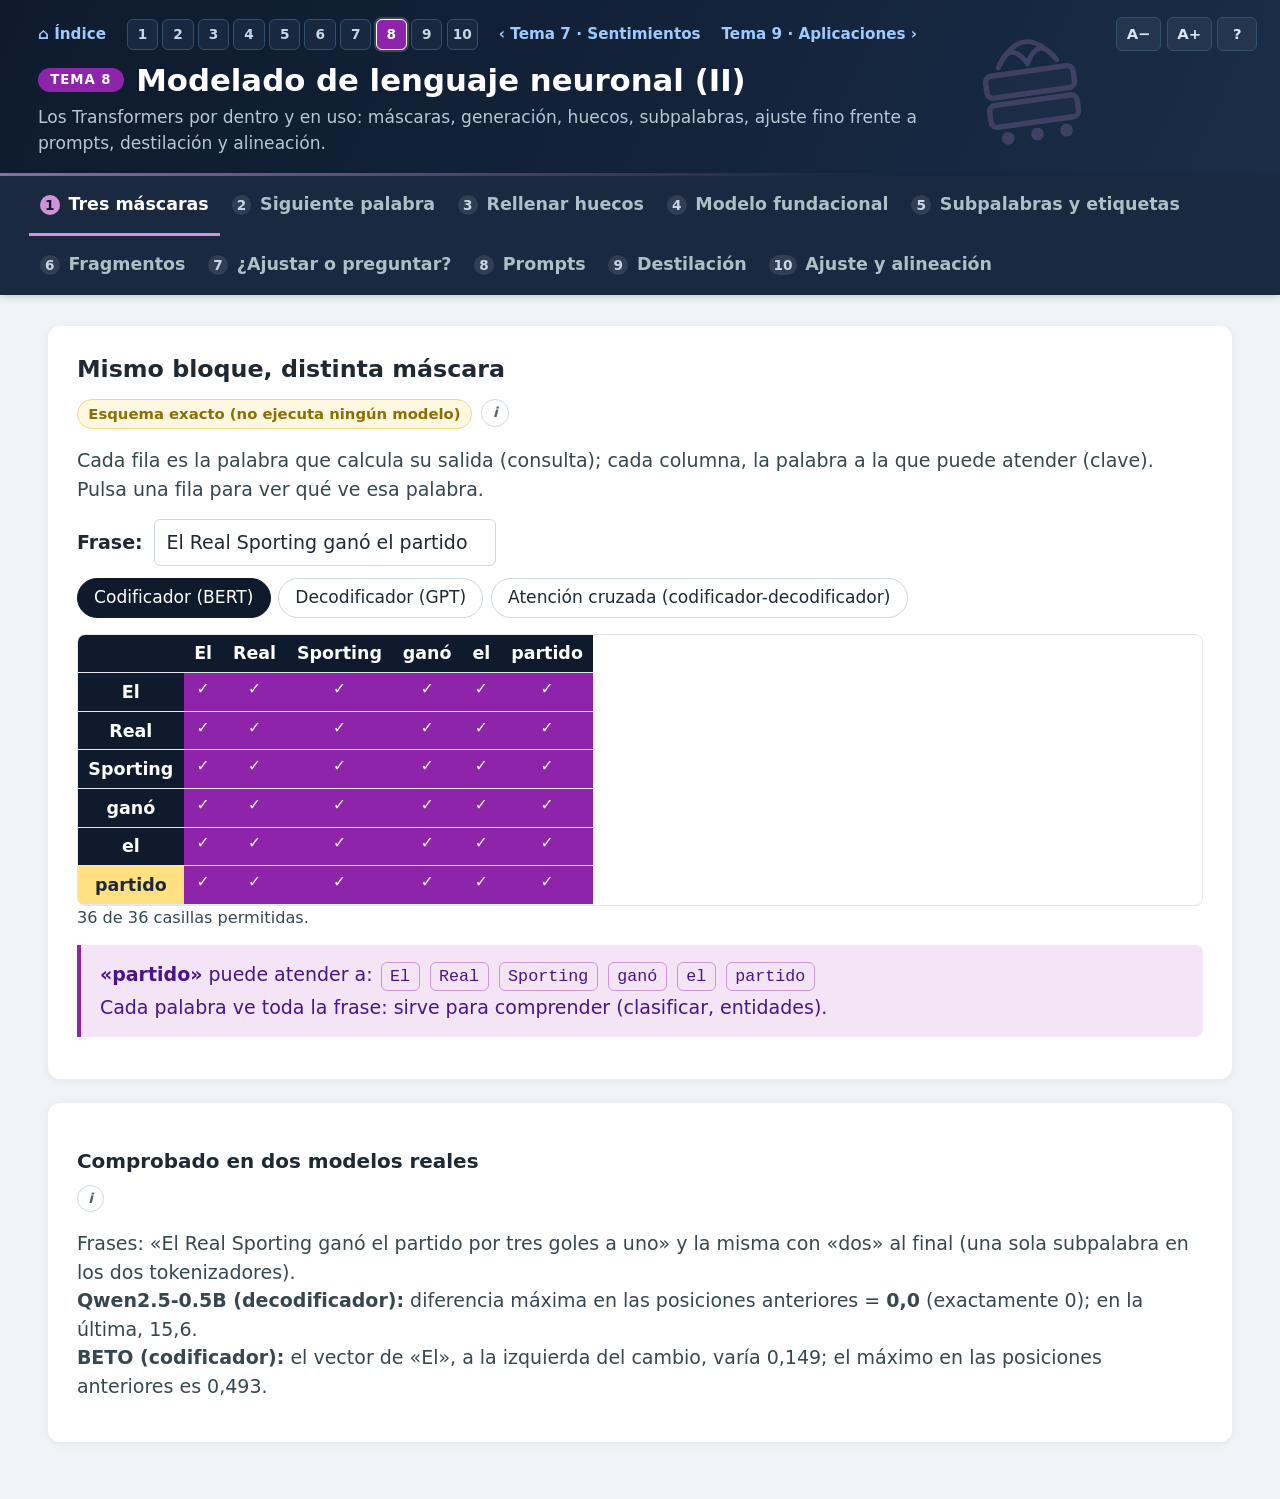
<file: 08_modelado_neuronal_ii.html>
<!DOCTYPE html>
<html lang="es-ES">
<head>
<meta charset="UTF-8">
<meta name="viewport" content="width=device-width, initial-scale=1.0">
<title>Tema 8 · Modelado de lenguaje neuronal (II) — Procesamiento del Lenguaje Natural</title>
<style>
  :root {
    --ink: #1F2933; --ink2: #52606D; --muted: #9AA5B1; --line: #E4E7EB; --soft: #F5F7FA;
    --dark: #0F1B2D; --unir: #219BC3;
    --texto: #1E88E5; --estad: #00897B; --neuronal: #8E24AA; --aplic: #F57C00; --gris: #9AA5B1;
    --texto-l: #E3F2FD; --estad-l: #E0F2F1; --neuronal-l: #F3E5F5; --aplic-l: #FFF3E0;
    --ok: #2E7D32; --ok-l: #E8F5E9; --bad: #C62828; --bad-l: #FFEBEE; --warn: #8D6E00; --warn-l: #FFF8E1;
  }
  * { box-sizing: border-box; margin: 0; padding: 0; }
  body { font-family: system-ui, -apple-system, "Segoe UI", Roboto, Arial, sans-serif; background: #F0F4F8; color: var(--ink); line-height: 1.5; }
  a { color: #1565C0; }
  .header { background: var(--dark); color: #fff; padding: 1.6rem 2rem 1.2rem; }
  .header h1 { font-size: 1.6rem; margin-bottom: .25rem; }
  .header p { color: #B0BEC5; font-size: .95rem; }
  .header a { color: #8AB4F8; }
  .tabs { display: flex; flex-wrap: wrap; background: #1A2940; padding: 0 1.5rem; }
  .tab { background: none; border: none; border-bottom: 3px solid transparent; color: #B0BEC5; padding: .8rem 1rem; font: inherit; font-weight: 600; font-size: .92rem; cursor: pointer; }
  .tab:hover, .tab:focus-visible { color: #fff; outline: none; }
  .tab[aria-selected="true"] { color: #fff; border-bottom-color: #CE93D8; }
  td.num, th.num { white-space: nowrap; }
  .pt:focus { outline: none; } .pt:focus circle, .pt:focus rect, .pt:focus polygon { stroke: #F0B400; stroke-width: 3; }
  .content { max-width: 1120px; margin: 1.6rem auto 3rem; padding: 0 1.2rem; }
  .panel { display: none; }
  .panel.active { display: block; }
  .card { background: #fff; border-radius: 12px; padding: 1.4rem 1.5rem; margin-bottom: 1.3rem; box-shadow: 0 2px 8px rgba(0,0,0,.06); }
  .card h2 { font-size: 1.25rem; margin-bottom: .6rem; }
  .card h3 { font-size: 1.05rem; margin: .9rem 0 .4rem; }
  .card p { color: #37474F; margin-bottom: .8rem; }
  .meta { display: flex; flex-wrap: wrap; gap: .5rem; margin-bottom: .9rem; }
  .tag { display: inline-block; font-size: .78rem; font-weight: 700; padding: .15rem .55rem; border-radius: 999px; background: var(--soft); color: var(--ink2); border: 1px solid var(--line); }
  .tag.real { background: var(--ok-l); color: #1B5E20; border-color: #A5D6A7; }
  .tag.pre { background: var(--texto-l); color: #0D47A1; border-color: #90CAF9; }
  .tag.illus { background: var(--warn-l); color: var(--warn); border-color: #F0D78C; }
  .info { background: var(--neuronal-l); border-left: 4px solid var(--neuronal); padding: .8rem 1rem; border-radius: 0 8px 8px 0; margin: .8rem 0; color: #4A148C; }
  .warnbox { background: var(--warn-l); border-left: 4px solid #F0B400; padding: .7rem 1rem; border-radius: 0 8px 8px 0; margin: .6rem 0; color: #5D4600; font-size: .93rem; }
  .badbox { background: var(--bad-l); border-left: 4px solid var(--bad); padding: .7rem 1rem; border-radius: 0 8px 8px 0; margin: .6rem 0; color: #8E1B1B; font-size: .93rem; }
  .btn { font: inherit; font-weight: 600; font-size: .88rem; padding: .45rem 1rem; border-radius: 6px; border: 1px solid transparent; cursor: pointer; }
  .btn-main { background: var(--neuronal); color: #fff; }
  .btn-main:hover { background: #6A1B9A; }
  .btn-gray { background: #ECEFF1; color: #37474F; border-color: #CFD8DC; }
  .btn-gray:hover { background: #CFD8DC; }
  .btn:focus-visible, select:focus-visible, textarea:focus-visible, input:focus-visible, .seg:focus-visible, td.clic:focus-visible { outline: 3px solid #CE93D8; outline-offset: 2px; }
  .row { display: flex; flex-wrap: wrap; gap: .6rem; align-items: center; margin: .6rem 0; }
  label.inline { display: inline-flex; gap: .4rem; align-items: center; cursor: pointer; }
  select, textarea, input[type=text], input[type=number] { font: inherit; padding: .45rem .6rem; border: 1px solid #CFD8DC; border-radius: 6px; background: #fff; color: var(--ink); }
  select { max-width: 100%; }
  textarea { width: 100%; min-height: 5.2rem; resize: vertical; font-family: Menlo, Consolas, monospace; font-size: .92rem; }
  input[type=text] { min-width: 18rem; }
  input[type=range] { width: 12rem; }
  .grid2 { display: grid; grid-template-columns: repeat(auto-fit, minmax(320px, 1fr)); gap: 1rem; }
  .grid3 { display: grid; grid-template-columns: repeat(auto-fit, minmax(260px, 1fr)); gap: 1rem; }
  .box { border: 1px solid var(--line); border-radius: 10px; padding: 1rem; background: var(--soft); }
  .box h3 { margin-top: 0; }
  .big { font-size: 1.8rem; font-weight: 800; color: var(--ink); }
  .small { font-size: .85rem; color: var(--ink2); }
  .stats { display: flex; flex-wrap: wrap; gap: 1.4rem; margin: .5rem 0; }
  .stats div { min-width: 120px; }
  .seggroup { display: flex; flex-wrap: wrap; gap: .4rem; margin: .4rem 0 .8rem; }
  .seg { font: inherit; font-size: .9rem; padding: .35rem .85rem; border-radius: 999px; border: 1px solid #CFD8DC; background: #fff; cursor: pointer; color: var(--ink); }
  .seg[aria-pressed="true"] { background: var(--dark); color: #fff; border-color: var(--dark); }
  table { border-collapse: collapse; width: 100%; font-size: .92rem; }
  th, td { text-align: left; padding: .4rem .55rem; border-bottom: 1px solid var(--line); vertical-align: top; }
  th { background: var(--dark); color: #fff; font-weight: 600; }
  td.num, th.num { text-align: right; font-variant-numeric: tabular-nums; }
  td.clic { cursor: pointer; }
  td.clic:hover { background: var(--neuronal-l); }
  td.sel { background: #FFE082 !important; font-weight: 700; }
  tr.hl td { background: var(--warn-l); }
  td.cero { color: var(--muted); }
  td.malo { background: var(--bad-l); color: #8E1B1B; font-weight: 700; }
  td.bueno { background: var(--ok-l); color: #1B5E20; font-weight: 700; }
  .scroll { overflow-x: auto; max-height: 28rem; overflow-y: auto; border: 1px solid var(--line); border-radius: 8px; }
  code, .mono { font-family: Menlo, Consolas, monospace; font-size: .9em; }
  .calc { font-family: Menlo, Consolas, monospace; font-size: .9rem; background: var(--soft); border: 1px solid var(--line); border-radius: 8px; padding: .7rem .9rem; white-space: pre-wrap; margin: .5rem 0; }
  .feedback { margin-top: .5rem; padding: .6rem .8rem; border-radius: 8px; font-size: .92rem; display: none; }
  .feedback.show { display: block; }
  .feedback.ok { background: var(--ok-l); color: #1B5E20; border: 1px solid #A5D6A7; }
  .feedback.bad { background: var(--bad-l); color: #8E1B1B; border: 1px solid #EF9A9A; }
  .quiz-item { border: 1px solid var(--line); border-radius: 10px; padding: .9rem 1rem; margin-bottom: .8rem; background: #fff; }
  .quiz-item .q { font-weight: 600; margin-bottom: .5rem; }
  .opts { display: flex; flex-wrap: wrap; gap: .45rem; }
  .opt { font: inherit; font-size: .88rem; padding: .35rem .8rem; border-radius: 999px; border: 1px solid #CFD8DC; background: #fff; cursor: pointer; color: var(--ink); }
  .opt:hover { background: var(--soft); }
  .opt.sel-ok { background: var(--ok-l); border-color: var(--ok); }
  .opt.sel-bad { background: var(--bad-l); border-color: var(--bad); }
  .path { display: flex; flex-direction: column; gap: .3rem; margin: .6rem 0; }
  .lvl { border: 2px solid var(--line); border-radius: 10px; padding: .6rem .9rem; background: #fff; }
  .lvl.usado { border-color: var(--ok); background: var(--ok-l); }
  .lvl.saltado { border-color: #EF9A9A; background: var(--bad-l); }
  .lvl.no { opacity: .55; }
  .arrow { text-align: center; color: var(--ink2); font-size: 1.2rem; line-height: 1; }
  .pill { display: inline-block; padding: .05rem .45rem; border-radius: 6px; background: var(--neuronal-l); border: 1px solid #CE93D8; font-family: Menlo, Consolas, monospace; font-size: .88rem; margin: .1rem; }
  .pill.unk { background: var(--warn-l); border-color: #F0D78C; }
  svg text { font-family: system-ui, -apple-system, "Segoe UI", Roboto, Arial, sans-serif; }
  .chart { width: 100%; height: auto; display: block; }
  .pill.cont { background: var(--aplic-l); border-color: #FFB74D; }
  .pill.esp { background: #ECEFF1; border-color: #B0BEC5; }
  .pill.mask { background: #FFE082; border-color: #F0B400; font-weight: 700; }
  .pill.azar { background: var(--bad-l); border-color: #EF9A9A; }
  .pill.igual { background: var(--ok-l); border-color: #A5D6A7; }
  .tokbtn { font: inherit; font-family: Menlo, Consolas, monospace; font-size: .9rem; padding: .2rem .6rem; border-radius: 6px; border: 1px solid #CFD8DC; background: #fff; cursor: pointer; margin: .15rem; }
  .tokbtn.centro { background: var(--texto-l); border-color: var(--texto); font-weight: 700; }
  .tokbtn.ctx { background: var(--estad-l); border-color: var(--estad); }
  .mat { width: auto; min-width: 12rem; }
  .mat td, .mat th { text-align: center; font-variant-numeric: tabular-nums; padding: .3rem .55rem; }
  .heat td { text-align: center; font-variant-numeric: tabular-nums; font-size: .82rem; padding: .25rem .35rem; }
  .bar { height: 1rem; background: var(--neuronal); border-radius: 3px; }
  .barcell { width: 50%; }
  .correcto td { background: var(--ok-l); font-weight: 700; }
  textarea.mtx { min-height: 4.6rem; width: 100%; }
  footer { max-width: 1120px; margin: 0 auto 2rem; padding: 0 1.2rem; font-size: .82rem; color: var(--ink2); }
  @media (max-width: 640px) { .header { padding: 1.2rem; } .tab { padding: .7rem .6rem; font-size: .85rem; } input[type=text] { min-width: 0; width: 100%; } }
  /* modo clase */
  .esquema { width: 100%; height: auto; display: block; }
  .modos8 { display: flex; flex-wrap: wrap; gap: .4rem; margin: .5rem 0; }
  .ajuste { display: grid; grid-template-columns: minmax(0, .8fr) minmax(0, 1.2fr); gap: 1.4rem; align-items: start; }
  .ajuste-det { background: var(--soft); border-radius: 12px; padding: 1rem 1.1rem; border-left: 6px solid var(--neuronal); }
  .ajuste-det .cifra { font-size: 2.4rem; font-weight: 800; line-height: 1.1; color: var(--neuronal); }
  .etapas { display: grid; grid-template-columns: repeat(3, minmax(0, 1fr)); gap: 1.2rem; margin: .6rem 0; }
  .etapas div { border: 2px solid var(--line); border-radius: 12px; padding: .8rem; background: #fff; position: relative; }
  .etapas div.on { border-color: var(--neuronal); background: var(--neuronal-l); box-shadow: 0 0 0 3px #E1BEE7; }
  .etapas div:not(:last-child)::after { content: "▶"; position: absolute; right: -1.05rem; top: 40%; color: var(--muted); }
  .etapas b { display: block; margin-bottom: .3rem; }
  .estrategias { display: grid; grid-template-columns: repeat(2, minmax(0, 1fr)); gap: .8rem; margin-top: .5rem; }
  .estrategia { background: var(--soft); border-radius: 10px; padding: .7rem .9rem; border-top: 5px solid var(--neuronal); }
  .estrategia pre { white-space: pre-wrap; font-family: Menlo, Consolas, monospace; font-size: .85rem; background: #fff; border: 1px solid var(--line); border-radius: 8px; padding: .5rem .6rem; margin-top: .4rem; }
  @media (max-width: 900px) { .ajuste, .etapas, .estrategias { grid-template-columns: 1fr; } }
</style>
<link rel="icon" href="comun/icono.svg" type="image/svg+xml">
<link rel="stylesheet" href="comun/clase.css">
</head>
<body class="bloque-neuronal">
<header class="header">
  <nav class="migas" aria-label="Navegación entre temas"><a class="inicio" href="index.html">⌂ Índice</a><span class="chips"><a href="01_introduccion.html" style="--c:#1E88E5" title="Tema 1 · Introducción">1</a><a href="02_texto_como_dato.html" style="--c:#1E88E5" title="Tema 2 · El texto como dato">2</a><a href="03_extraccion_informacion.html" style="--c:#1E88E5" title="Tema 3 · Extracción de información">3</a><a href="04_modelado_lenguaje.html" style="--c:#00897B" title="Tema 4 · Modelado del lenguaje">4</a><a href="05_modelado_neuronal.html" style="--c:#8E24AA" title="Tema 5 · Modelado neuronal (I)">5</a><a href="06_topicos.html" style="--c:#00897B" title="Tema 6 · Tópicos">6</a><a href="07_sentimientos.html" style="--c:#E65100" title="Tema 7 · Sentimientos">7</a><a href="08_modelado_neuronal_ii.html" style="--c:#8E24AA" title="Tema 8 · Modelado neuronal (II)" aria-current="page">8</a><a href="09_aplicaciones.html" style="--c:#E65100" title="Tema 9 · Aplicaciones">9</a><a href="10_visualizacion.html" style="--c:#E65100" title="Tema 10 · Visualización">10</a></span><a class="ant" href="07_sentimientos.html">‹ Tema 7 · Sentimientos</a><a class="sig" href="09_aplicaciones.html">Tema 9 · Aplicaciones ›</a></nav>
  <h1><span class="num-tema">TEMA 8</span>Modelado de lenguaje neuronal (II)</h1>
  <p>Los Transformers por dentro y en uso: máscaras, generación, huecos, subpalabras, ajuste fino frente a prompts, destilación y alineación.</p>
  <div class="header-glifo"><svg viewBox="0 0 48 48" aria-hidden="true" focusable="false"><path d="M12 14Q18 3 24 14M24 14Q30 3 36 14M12 14Q24-4 36 14" fill="none" stroke="currentColor" stroke-width="2" stroke-linecap="round"/><g fill="currentColor" fill-opacity=".14" stroke="currentColor" stroke-width="2.2"><rect x="6" y="17" width="36" height="9" rx="2.5"/><rect x="6" y="29" width="36" height="9" rx="2.5"/></g><g fill="currentColor"><circle cx="12" cy="43" r="2.6"/><circle cx="24" cy="43" r="2.6"/><circle cx="36" cy="43" r="2.6"/></g></svg></div>
</header>
<div class="tabs" role="tablist" aria-label="Pestañas de la demo">
  <button class="tab" role="tab" id="t-mas" aria-controls="p-mas" aria-selected="true"><span class="tab-n">1</span> Tres máscaras</button>
  <button class="tab" role="tab" id="t-sig" aria-controls="p-sig" aria-selected="false"><span class="tab-n">2</span> Siguiente palabra</button>
  <button class="tab" role="tab" id="t-rel" aria-controls="p-rel" aria-selected="false"><span class="tab-n">3</span> Rellenar huecos</button>
  <button class="tab" role="tab" id="t-fun" aria-controls="p-fun" aria-selected="false"><span class="tab-n">4</span> Modelo fundacional</button>
  <button class="tab" role="tab" id="t-sub" aria-controls="p-sub" aria-selected="false"><span class="tab-n">5</span> Subpalabras y etiquetas</button>
  <button class="tab" role="tab" id="t-fra" aria-controls="p-fra" aria-selected="false"><span class="tab-n">6</span> Fragmentos</button>
  <button class="tab" role="tab" id="t-aju" aria-controls="p-aju" aria-selected="false"><span class="tab-n">7</span> ¿Ajustar o preguntar?</button>
  <button class="tab" role="tab" id="t-pro" aria-controls="p-pro" aria-selected="false"><span class="tab-n">8</span> Prompts</button>
  <button class="tab" role="tab" id="t-des" aria-controls="p-des" aria-selected="false"><span class="tab-n">9</span> Destilación</button>
  <button class="tab" role="tab" id="t-ali" aria-controls="p-ali" aria-selected="false"><span class="tab-n">10</span> Ajuste y alineación</button>
</div>
<div class="content">

<!-- ============================================================ 1 -->
<section class="panel active" id="p-mas" role="tabpanel" aria-labelledby="t-mas">
  <div class="card">
    <h2>Mismo bloque, distinta máscara</h2>
    <div class="meta"><span class="tag illus">Esquema exacto (no ejecuta ningún modelo)</span><span class="tag real">Comprobación con modelos reales al final</span></div>
    <p>Cada fila es la palabra que calcula su salida (consulta); cada columna, la palabra a la que puede atender (clave). Pulsa una fila para ver qué ve esa palabra.</p>
    <div class="row"><label for="mas-frase"><b>Frase:</b></label><input type="text" id="mas-frase" value="El Real Sporting ganó el partido"></div>
    <div class="seggroup" id="mas-tipo" role="group" aria-label="Arquitectura">
      <button class="seg" aria-pressed="true" data-t="bidireccional">Codificador (BERT)</button>
      <button class="seg" aria-pressed="false" data-t="causal">Decodificador (GPT)</button>
      <button class="seg" aria-pressed="false" data-t="cruzada">Atención cruzada (codificador-decodificador)</button>
    </div>
    <div class="row" id="mas-salida-fila" style="display:none"><label for="mas-salida"><b>Salida ya escrita por el decodificador:</b></label><input type="text" id="mas-salida" value="&lt;s&gt; El Real"></div>
    <div class="scroll" style="max-height:none"><table class="mat heat" id="mas-mat"></table></div>
    <p class="small" id="mas-cuenta"></p>
    <div class="info" id="mas-ve"></div>
  </div>
  <div class="card">
    <h3>Comprobado en dos modelos reales</h3>
    <div class="meta"><span class="tag real">Salidas reales (Python, CPU)</span></div>
    <p id="mas-real"></p>
  </div>
</section>

<!-- ============================================================ 2 -->
<section class="panel" id="p-sig" role="tabpanel" aria-labelledby="t-sig">
  <div class="card">
    <h2>La siguiente subpalabra y la temperatura</h2>
    <div class="meta"><span class="tag pre">Logits reales de Qwen2.5-0.5B base (precalculados)</span><span class="tag">Cálculo en el navegador: softmax con temperatura sobre las 20 primeras</span></div>
    <div class="row"><label for="sig-prompt"><b>Texto:</b></label><select id="sig-prompt"></select></div>
    <div class="row"><label for="sig-T"><b>Temperatura T = <span id="sig-Tv">1,0</span></b></label><input type="range" id="sig-T" min="0.2" max="2.5" step="0.1" value="1"></div>
    <p class="small" id="sig-nota"></p>
    <div class="scroll" style="max-height:none"><table id="sig-tabla"></table></div>
    <div class="row">
      <button class="btn btn-gray" id="sig-voraz">Decodificación voraz</button>
      <button class="btn btn-main" id="sig-muestra">Muestrear una</button>
      <button class="btn btn-gray" id="sig-cien">Muestrear 200 veces</button>
    </div>
    <div class="calc" id="sig-res">Elige una opción.</div>
  </div>
  <div class="card">
    <h3>La continuación verdadera (regla de la cadena)</h3>
    <div id="sig-real"></div>
    <h3>Generaciones grabadas (20 subpalabras)</h3>
    <div class="meta"><span class="tag real">Salidas reales grabadas</span></div>
    <div id="sig-gen"></div>
  </div>
</section>

<!-- ============================================================ 3 -->
<section class="panel" id="p-rel" role="tabpanel" aria-labelledby="t-rel">
  <div class="card">
    <h2>Rellenar el hueco: codificador frente a codificador-decodificador</h2>
    <div class="meta"><span class="tag real">Salidas reales de BETO y BARTO (precalculadas)</span></div>
    <div class="grid2">
      <div class="box"><h3>BETO: una subpalabra por [MASK]</h3><select id="rel-beto"></select><div id="rel-beto-res"></div></div>
      <div class="box"><h3>BARTO: reescribe la frase</h3><select id="rel-barto"></select><div id="rel-barto-res"></div></div>
    </div>
  </div>
  <div class="card">
    <h3>Atención cruzada de BARTO</h3>
    <div class="meta"><span class="tag real">Pesos reales (media de 6 capas y 12 cabezas)</span></div>
    <p>Entrada del codificador: <b id="rel-ent"></b>. El decodificador escribe la frase con «partido». Pulsa un paso del decodificador para ver a qué posiciones de la entrada atiende.</p>
    <div class="scroll"><table class="heat" id="rel-heat"></table></div>
    <div id="rel-fila"></div>
    <div class="warnbox">Son pesos de atención, no una explicación de la decisión del modelo.</div>
  </div>
  <div class="card">
    <h3>Tres tokenizadores para la misma frase</h3>
    <div id="rel-tok"></div>
  </div>
</section>

<!-- ============================================================ 4 -->
<section class="panel" id="p-fun" role="tabpanel" aria-labelledby="t-fun">
  <div class="card">
    <h2>BETO congelado como extractor de rasgos</h2>
    <div class="meta"><span class="tag real">Vectores [CLS] reales y regresión logística (Python)</span><span class="tag">Intervalos calculados en el navegador</span></div>
    <p>Se utilizan 60 noticias de entrenamiento y 20 de prueba. BETO no se entrena: se toma el vector de [CLS] de la última capa y se entrena una regresión logística.</p>
    <div class="grid2">
      <div><table id="fun-cmp"></table><p class="small" id="fun-vc"></p></div>
      <div><h3>Matriz de confusión de BETO congelado (prueba)</h3><table class="mat" id="fun-cm"></table></div>
    </div>
  </div>
  <div class="card">
    <h3>Mapa de las noticias (PCA de los vectores [CLS])</h3>
    <div class="row">
      <label class="inline"><input type="checkbox" id="fun-tr" checked> entrenamiento</label>
      <label class="inline"><input type="checkbox" id="fun-te" checked> prueba</label>
      <label class="inline"><input type="checkbox" id="fun-nu" checked> cultura (nunca vista)</label>
    </div>
    <svg id="fun-svg" class="chart" viewBox="0 0 900 470" role="img" aria-label="Proyección de las noticias"></svg>
    <p class="small" id="fun-pca"></p>
    <div class="info" id="fun-info">Pasa el ratón (o el foco) por un punto para ver su titular.</div>
  </div>
</section>

<!-- ============================================================ 5 -->
<section class="panel" id="p-sub" role="tabpanel" aria-labelledby="t-sub">
  <div class="card">
    <h2>Etiquetas por palabra, modelo con subpalabras</h2>
    <div class="meta"><span class="tag real">Tokenización real de BETO</span><span class="tag">Alineación calculada en el navegador</span></div>
    <div class="row"><label for="sub-frase"><b>Frase:</b></label><select id="sub-frase"></select></div>
    <p>Cambia las etiquetas BIO de las palabras y la regla para las subpalabras de continuación.</p>
    <div id="sub-pal" class="row"></div>
    <div class="seggroup" id="sub-modo" role="group" aria-label="Regla de alineación">
      <button class="seg" aria-pressed="true" data-m="primera">Primera subpalabra (-100 en las demás)</button>
      <button class="seg" aria-pressed="false" data-m="todas">Copiar a todas (B- pasa a I-)</button>
    </div>
    <svg id="sub-svg" class="esquema" viewBox="0 0 1000 260" role="img" aria-label="Palabras arriba, subpalabras abajo y la etiqueta que recibe cada una"></svg>
    <details><summary class="small">Ver como tabla</summary><div class="scroll" style="max-height:none"><table id="sub-tabla"></table></div></details>
    <p class="small" id="sub-cuenta"></p>
  </div>
</section>

<!-- ============================================================ 6 -->
<section class="panel" id="p-fra" role="tabpanel" aria-labelledby="t-fra">
  <div class="card">
    <h2>Fragmentos (spans): cuántos hay y cómo se resumen</h2>
    <div class="meta"><span class="tag">Cálculo exacto en el navegador</span></div>
    <div class="row"><label for="fra-frase"><b>Frase:</b></label><input type="text" id="fra-frase"></div>
    <div class="row"><label for="fra-L"><b>Longitud máxima L = <span id="fra-Lv"></span></b></label><input type="range" id="fra-L" min="1" max="12" step="1" value="3"></div>
    <div class="stats"><div><div class="big" id="fra-n"></div><div class="small">fragmentos con L</div></div><div><div class="big" id="fra-tot"></div><div class="small">todos: T(T+1)/2</div></div></div>
    <svg id="fra-tri" class="esquema" viewBox="0 0 1000 420" role="img" aria-label="Todos los fragmentos de la frase: inicio por filas y fin por columnas"></svg>
    <div id="fra-lista"></div>
  </div>
  <div class="card">
    <h3>Media de los vectores de un fragmento</h3>
    <div class="row"><label for="fra-i">Desde</label><select id="fra-i"></select><label for="fra-j">hasta</label><select id="fra-j"></select></div>
    <div class="scroll" style="max-height:none"><table id="fra-pesos"></table></div>
    <p>Para un fragmento que empieza en i y termina en j, suma los vectores desde i hasta j y divide por el número de palabras: j−i+1.</p>
    <div class="info" id="fra-anid"></div>
  </div>
</section>

<!-- ============================================================ 7 -->
<section class="panel" id="p-aju" role="tabpanel" aria-labelledby="t-aju">
  <div class="card">
    <h2>¿Ajustar o preguntar? Las mismas 20 noticias de prueba</h2>
    <div class="meta"><span class="tag real">Predicciones reales (Python, CPU)</span><span class="tag">Aciertos, intervalos y matrices calculados en el navegador</span></div>
    <div class="scroll" style="max-height:none"><table id="aju-res"></table></div>
    <p class="small">Intervalo de Wilson al 95 %. Con 20 noticias, cada acierto vale 5 puntos.</p>
  </div>
  <div class="card">
    <h3>Comparar dos métodos noticia a noticia</h3>
    <div class="row"><label for="aju-a">Método A</label><select id="aju-a"></select><label for="aju-b">Método B</label><select id="aju-b"></select>
      <label class="inline"><input type="checkbox" id="aju-solo"> solo donde alguno falla</label></div>
    <div class="scroll"><table id="aju-tabla"></table></div>
    <div class="grid2"><div><h3 id="aju-cmA-t"></h3><table class="mat" id="aju-cmA"></table></div><div><h3 id="aju-cmB-t"></h3><table class="mat" id="aju-cmB"></table></div></div>
  </div>
  <div class="card">
    <h3>Llega una sección nueva: cultura</h3>
    <div class="meta"><span class="tag real">Respuestas literales grabadas</span></div>
    <p id="aju-cult-res"></p>
    <div class="scroll"><table id="aju-cult"></table></div>
  </div>
</section>

<!-- ============================================================ 8 -->
<section class="panel" id="p-pro" role="tabpanel" aria-labelledby="t-pro">
  <div class="card">
    <h2>Anatomía de un prompt</h2>
    <div class="meta"><span class="tag real">Prompt real y respuestas grabadas de Qwen2.5-Instruct</span></div>
    <div class="seggroup" id="pro-modo" role="group" aria-label="Con o sin ejemplos">
      <button class="seg" aria-pressed="true" data-m="cero">Sin ejemplos (zero-shot)</button>
      <button class="seg" aria-pressed="false" data-m="pocos">Un ejemplo por sección (few-shot)</button>
    </div>
    <div class="row"><label for="pro-not"><b>Noticia de prueba:</b></label><select id="pro-not"></select></div>
    <div id="pro-partes"></div>
    <h3>Respuestas grabadas para esta noticia</h3>
    <div id="pro-resp"></div>
  </div>
  <div class="card">
    <h2>Estrategias de prompting</h2>
    <div class="meta"><span class="tag">Kaddour et al., 2023</span><span class="tag illus">Prompts de ejemplo; no son salidas de un modelo</span></div>
    <div class="estrategias">
      <div class="estrategia"><b>Sin ejemplos (zero-shot)</b><span class="small">Solo la instrucción.</span><pre>Clasifica la noticia en economía, deportes, salud o tecnología.
Noticia: «El paro baja en Aragón por tercer mes consecutivo».
Sección:</pre></div>
      <div class="estrategia"><b>Con ejemplos (few-shot)</b><span class="small">Unos casos resueltos antes del que interesa (pestaña 7).</span><pre>«La nadadora bate el récord de España» → deportes
«Comienza la campaña de vacunación» → salud
«El paro baja en Aragón…» →</pre></div>
      <div class="estrategia"><b>Cadena de pensamiento</b><span class="small">Se pide razonar antes de contestar.</span><pre>Antes de responder, di qué palabras de la noticia indican la sección y por qué. Después escribe solo la sección.</pre></div>
      <div class="estrategia"><b>Varios turnos</b><span class="small">La respuesta se refina en una conversación.</span><pre>Usuario: Resume la noticia en una frase.
Modelo: …
Usuario: Ahora en menos de diez palabras y sin cifras.</pre></div>
    </div>
  </div>
  <div class="card">
    <h3>Mismo modelo, distinto posentrenamiento</h3>
    <div class="meta"><span class="tag real">Salidas reales grabadas (voraz, 40 subpalabras)</span></div>
    <div class="row"><label for="pro-pet"><b>Petición:</b></label><select id="pro-pet"></select></div>
    <div class="grid2"><div class="box"><h3>Qwen2.5-0.5B base</h3><p id="pro-base"></p></div><div class="box"><h3>Qwen2.5-0.5B-Instruct</h3><p id="pro-instr"></p></div></div>
    <div class="info">Mismo preentrenamiento y misma arquitectura. El instruido pasó por un ajuste con instrucciones y preferencias (como InstructGPT: ajuste supervisado, modelo de recompensa y aprendizaje por refuerzo). Responder no es acertar.</div>
  </div>
</section>

<!-- ============================================================ 9 -->
<section class="panel" id="p-des" role="tabpanel" aria-labelledby="t-des">
  <div class="card">
    <h2>Destilación: lo que el maestro sabe más allá de la respuesta</h2>
    <div class="meta"><span class="tag pre">Logits reales de la cabeza MLM de BETO (30 primeras subpalabras)</span><span class="tag">Softmax con temperatura en el navegador</span></div>
    <p id="des-frase"></p>
    <div class="row"><label for="des-T"><b>Temperatura T = <span id="des-Tv">1</span></b></label><input type="range" id="des-T" min="1" max="6" step="0.5" value="1"></div>
    <div class="grid2">
      <div><h3>Objetivo «duro»</h3><p>Solo la respuesta: <b id="des-duro"></b> con probabilidad 1.</p></div>
      <div><h3>Objetivo «blando» del maestro</h3><p class="small" id="des-ent"></p></div>
    </div>
    <div class="scroll" style="max-height:none"><table id="des-tabla"></table></div>
    <p class="small" id="des-nota"></p>
    <div class="info">El estudiante (más pequeño) aprende a imitar estas probabilidades. Con T &gt; 1 se ven las alternativas plausibles («encuentro», «campeonato»…), información que una sola etiqueta no da. DistilBERT: 40 % más pequeño, 60 % más rápido, 97 % del rendimiento de BERT (Sanh et al., 2019).</div>
  </div>
</section>

<!-- ============================================================ 10 -->
<section class="panel" id="p-ali" role="tabpanel" aria-labelledby="t-ali">
  <div class="card">
    <h2>¿Qué se entrena en cada caso?</h2>
    <div class="meta"><span class="tag pre">Parámetros y aciertos de los modelos</span></div>
    <p>El mismo modelo preentrenado sirve de cuatro maneras. Morado: se entrena; gris: congelado.</p>
    <div class="modos8" id="ali-modo"></div>
    <div class="ajuste">
      <svg id="ali-svg" class="esquema" viewBox="0 0 420 560" role="img" aria-label="Capas que se entrenan en cada modo"></svg>
      <div class="ajuste-det" id="ali-det"></div>
    </div>
  </div>
  <div class="card">
    <h2>InstructGPT: de modelo que continúa a asistente que obedece</h2>
    <div class="meta"><span class="tag">Ouyang et al., 2022</span><span class="tag illus">Esquema del artículo; no ejecuta ningún modelo</span></div>
    <div id="ali-pasos"></div>
    <div class="etapas" id="ali-etapas"></div>
    <div class="info" id="ali-etapa-msg"></div>
    <p class="small">El resultado se ve en la pestaña 8: el mismo Qwen2.5-0.5B, sin posentrenamiento, continúa el texto; la versión instruida responde a la petición.</p>
  </div>
  <div class="card">
    <h2>Modelos preentrenados</h2>
        <svg id="ali-tl" class="esquema" viewBox="0 0 1000 190" role="img" aria-label="Línea de tiempo de modelos preentrenados"></svg>
  </div>
</section>

</div>
<script src="08_modelado_neuronal_ii_lib.js"></script>
<script src="08_modelado_neuronal_ii_datos.js"></script>
<script src="comun/clase.js"></script>
<script>
"use strict";
const L = window.NN08, D = window.DATOS08;
const $ = (s) => document.querySelector(s);
const $$ = (s) => [...document.querySelectorAll(s)];
const esc = (s) => String(s).replace(/[&<>"]/g, (c) => ({ "&": "&amp;", "<": "&lt;", ">": "&gt;", '"': "&quot;" }[c]));
const fmt = (x, d = 3) => x.toFixed(d).replace(".", ",").replace("-", "−");
const pct = (x, d = 1) => fmt(100 * x, d) + " %";
const fmtN = (n) => (n < 10000 ? String(n) : String(n).replace(/\B(?=(\d{3})+(?!\d))/g, "\u00a0"));  // como en las diapositivas
const SEC = ["economía", "deportes", "salud", "tecnología"];
const COL = { "economía": "#1E88E5", deportes: "#00897B", salud: "#8E24AA", "tecnología": "#F57C00", cultura: "#7B8794" };
function heat(v, max = 1) { const a = Math.max(0, Math.min(1, v / max)); return `background: rgba(142,36,170,${(a * 0.85).toFixed(3)}); color:${a > 0.55 ? "#fff" : "#1F2933"}`; }
const tokVis = (t) => (t.trim() === "" ? "(espacio)" : t.replace(/^ /, "·").replace(/^▁/, "·"));

// ---------------------------------------------------------------- pestañas
$$(".tab").forEach((t) => t.addEventListener("click", () => {
  $$(".tab").forEach((x) => x.setAttribute("aria-selected", x === t ? "true" : "false"));
  $$(".panel").forEach((p) => p.classList.toggle("active", p.id === t.getAttribute("aria-controls")));
}));
$$(".tab").forEach((t, i, arr) => t.addEventListener("keydown", (e) => {
  if (e.key === "ArrowRight" || e.key === "ArrowLeft") {
    const j = (i + (e.key === "ArrowRight" ? 1 : arr.length - 1)) % arr.length;
    arr[j].focus(); arr[j].click();
  }
}));
function segmentado(grupo, cb) {
  $$(grupo + " .seg").forEach((b) => b.addEventListener("click", () => {
    $$(grupo + " .seg").forEach((x) => x.setAttribute("aria-pressed", x === b ? "true" : "false"));
    cb(b);
  }));
}

// ================================================================ 1 · Tres máscaras
let masTipo = "bidireccional", masFila = null;
function pintarMascaras() {
  const ent = L.palabras($("#mas-frase").value);
  const sal = L.palabras($("#mas-salida").value);
  $("#mas-salida-fila").style.display = masTipo === "cruzada" ? "" : "none";
  if (!ent.length || (masTipo === "cruzada" && !sal.length)) {
    $("#mas-mat").innerHTML = ""; $("#mas-cuenta").textContent = ""; $("#mas-ve").innerHTML = "Escribe al menos una palabra."; return;
  }
  const filas = masTipo === "cruzada" ? sal : ent;
  const M = L.mascara(ent.length, masTipo, filas.length);
  if (masFila === null || masFila >= filas.length) masFila = filas.length - 1;
  let h = "<tr><th></th>" + ent.map((w) => `<th>${esc(w)}</th>`).join("") + "</tr>";
  M.forEach((f, i) => {
    h += `<tr><th class="clic" tabindex="0" data-i="${i}" style="cursor:pointer;${i === masFila ? "background:#FFE082;color:#1F2933" : ""}">${esc(filas[i])}</th>` +
      f.map((v) => `<td style="${v ? "background:#8E24AA;color:#fff" : "background:#fff;color:#9AA5B1"}">${v ? "✓" : "0"}</td>`).join("") + "</tr>";
  });
  $("#mas-mat").innerHTML = h;
  $$("#mas-mat th.clic").forEach((th) => {
    const elegir = () => { masFila = +th.dataset.i; pintarMascaras(); };
    th.addEventListener("click", elegir);
    th.addEventListener("keydown", (e) => { if (e.key === "Enter" || e.key === " ") { e.preventDefault(); elegir(); } });
  });
  const n = L.contarPermitidas(M), tot = M.length * ent.length;
  $("#mas-cuenta").textContent = `${n} de ${tot} casillas permitidas` +
    (masTipo === "causal" ? ` (n(n+1)/2 = ${ent.length * (ent.length + 1) / 2}).` : ".");
  const ve = ent.filter((_, j) => M[masFila][j]);
  const desc = { bidireccional: "Cada palabra ve toda la frase: sirve para comprender (clasificar, entidades).",
                 causal: "Solo ve lo que hay a su izquierda (y a sí misma): sirve para generar palabra a palabra sin hacer trampa.",
                 cruzada: "En cada paso, el decodificador consulta TODAS las salidas del codificador (un vector por palabra, no un vector de longitud fija). Dentro del decodificador sigue habiendo una máscara causal sobre lo ya escrito." };
  $("#mas-ve").innerHTML = `<b>«${esc(filas[masFila])}»</b> puede atender a: ${ve.map((w) => `<span class="pill">${esc(w)}</span>`).join(" ")}<br>${desc[masTipo]}`;
}
segmentado("#mas-tipo", (b) => { masTipo = b.dataset.t; masFila = null; pintarMascaras(); });
$("#mas-frase").addEventListener("input", () => { masFila = null; pintarMascaras(); });
$("#mas-salida").addEventListener("input", () => { masFila = null; pintarMascaras(); });
$("#mas-real").innerHTML = `Frases: «${esc(D.causal.qwen.frases[0])}» y la misma con «dos» al final (una sola subpalabra en los dos tokenizadores).<br>
  <b>Qwen2.5-0.5B (decodificador):</b> diferencia máxima en las posiciones anteriores = <b>${fmt(D.causal.qwen.dif_max_posiciones_anteriores, 1)}</b> (exactamente 0); en la última, ${fmt(D.causal.qwen.dif_max_ultima_posicion, 1)}.<br>
  <b>BETO (codificador):</b> el vector de «El», a la izquierda del cambio, varía ${fmt(D.causal.beto.dif_max_posicion_1, 3)}; el máximo en las posiciones anteriores es ${fmt(D.causal.beto.dif_max_posiciones_anteriores, 3)}.`;

// ================================================================ 2 · Siguiente palabra
D.siguiente.forEach((s, i) => $("#sig-prompt").insertAdjacentHTML("beforeend", `<option value="${i}">${esc(s.prompt)} …</option>`));
let sigRng = L.generador(2026), sigUlt = null;
function distSig() {
  const s = D.siguiente[+$("#sig-prompt").value];
  return { s, p: L.softmaxT(s.top.map((t) => t.logit), +$("#sig-T").value) };
}
function pintarSiguiente() {
  const { s, p } = distSig();
  const T = +$("#sig-T").value;
  $("#sig-Tv").textContent = fmt(T, 1);
  const max = Math.max(...p);
  $("#sig-tabla").innerHTML = "<tr><th>Subpalabra</th><th class='num'>P con T = 1 (todo el vocabulario)</th><th class='num'>P con T, entre estas 20</th><th class='barcell'></th></tr>" +
    s.top.map((t, i) => `<tr${i === sigUlt ? ' class="hl"' : ""}><td class="mono">«${esc(tokVis(t.subpalabra))}»</td><td class="num">${fmt(t.p, 3)}</td><td class="num">${fmt(p[i], 3)}</td><td class="barcell"><div class="bar" style="width:${(100 * p[i] / max).toFixed(1)}%"></div></td></tr>`).join("");
  $("#sig-nota").textContent = `Entropía de estas 20: ${fmt(L.entropia(p), 2)} bits. Con T = 1, estas 20 subpalabras reúnen el ${pct(s.masa_top)} de la probabilidad total (151 665 subpalabras); aquí se reparte solo entre ellas.`;
  const cr = D.continuacion_real.find((c) => c.prompt === s.prompt);
  $("#sig-real").innerHTML = cr ? `<p>P(«${esc(cr.continuacion.trim())}» | «${esc(s.prompt)}») = ${cr.subpalabras.map((x) => `${fmt(x.p, x.p < 0.01 ? 4 : 3)} («${esc(tokVis(x.subpalabra))}»)`).join(" × ")} = <b>${fmt(cr.p, 6)}</b></p>` :
    '<p class="small">Para este texto no se calculó la continuación verdadera.</p>';
  const g = D.generacion.find((x) => x.prompt === s.prompt);
  $("#sig-gen").innerHTML = g ? `<table><tr><th>Decodificación</th><th>Texto generado</th></tr>
    <tr><td>Voraz</td><td>${esc(s.prompt)}<b>${esc(g.voraz)}</b></td></tr>` +
    g["muestreo_T0.7"].map((t, k) => `<tr><td>T = 0,7 · semilla ${k}</td><td>…<b>${esc(t)}</b></td></tr>`).join("") +
    g["muestreo_T1.5"].map((t, k) => `<tr><td>T = 1,5 · semilla ${k}</td><td>…<b>${esc(t)}</b></td></tr>`).join("") + "</table>" +
    '<div class="badbox">Fluido no es verdadero: los rivales, estadios y pueblos de la versión voraz son inventados. Con T = 1,5 el texto se deshace.</div>' :
    '<p class="small">Generaciones grabadas solo para «El Real Sporting ganó el» y la frase del Quijote.</p>';
}
$("#sig-prompt").addEventListener("change", () => { sigUlt = null; pintarSiguiente(); $("#sig-res").textContent = "Elige una opción."; });
$("#sig-T").addEventListener("input", () => { sigUlt = null; pintarSiguiente(); });
$("#sig-voraz").addEventListener("click", () => {
  const { s, p } = distSig(); sigUlt = p.indexOf(Math.max(...p)); pintarSiguiente();
  $("#sig-res").textContent = `Voraz: «${tokVis(s.top[sigUlt].subpalabra)}» (siempre la misma, sea cual sea la temperatura).`;
});
$("#sig-muestra").addEventListener("click", () => {
  const { s, p } = distSig(); sigUlt = L.muestrear(p, sigRng()); pintarSiguiente();
  $("#sig-res").textContent = `Muestreo: «${tokVis(s.top[sigUlt].subpalabra)}» (probabilidad ${fmt(p[sigUlt], 3)}). Pulsa otra vez: puede salir otra.`;
});
$("#sig-cien").addEventListener("click", () => {
  const { s, p } = distSig(); const c = Array(p.length).fill(0);
  for (let k = 0; k < 200; k++) c[L.muestrear(p, sigRng())] += 1;
  const orden = c.map((x, i) => [x, i]).filter((x) => x[0]).sort((a, b) => b[0] - a[0]).slice(0, 8);
  sigUlt = null; pintarSiguiente();
  $("#sig-res").textContent = "200 muestras: " + orden.map(([x, i]) => `«${tokVis(s.top[i].subpalabra)}» ${x}`).join(" · ") + `\nDistintas: ${c.filter((x) => x).length}. Sube la temperatura y repite.`;
});

// ================================================================ 3 · Rellenar huecos
D.beto_relleno.forEach((b, i) => $("#rel-beto").insertAdjacentHTML("beforeend", `<option value="${i}">${esc(b.frase)}</option>`));
D.barto_relleno.forEach((b, i) => $("#rel-barto").insertAdjacentHTML("beforeend", `<option value="${i}">${esc(b.entrada)}</option>`));
function pintarRelleno() {
  const b = D.beto_relleno[+$("#rel-beto").value];
  const max = Math.max(...b.top.map((t) => t.p));
  $("#rel-beto-res").innerHTML = "<table><tr><th>Subpalabra</th><th class='num'>P</th><th class='barcell'></th></tr>" +
    b.top.map((t) => `<tr><td class="mono">«${esc(t.subpalabra)}»</td><td class="num">${fmt(t.p, 3)}</td><td class="barcell"><div class="bar" style="width:${(100 * t.p / max).toFixed(1)}%"></div></td></tr>`).join("") + "</table>";
  const r = D.barto_relleno[+$("#rel-barto").value];
  const [pre, suf] = r.entrada.split("<mask>").map((x) => x.trim());
  const medio = r.salida.startsWith(pre) && r.salida.endsWith(suf) ? r.salida.slice(pre.length, r.salida.length - suf.length).trim() : null;
  const relleno = medio && /[a-záéíóúñ]/i.test(medio);
  $("#rel-barto-res").innerHTML = `<p class="calc">${esc(r.entrada)}\n→ ${esc(r.salida)}</p>` +
    (relleno ? `<p>Ha escrito en el hueco: <span class="pill igual">${esc(medio)}</span> (${medio.split(/\s+/).length} palabra${medio.split(/\s+/).length === 1 ? "" : "s"}).</p>` :
      '<div class="badbox">Aquí BARTO borra el hueco en lugar de rellenarlo: tampoco el codificador-decodificador acierta siempre.</div>');
}
$("#rel-beto").addEventListener("change", pintarRelleno);
$("#rel-barto").addEventListener("change", pintarRelleno);
const CZ = D.cruzada, encT = CZ.tokens_codificador.map((t) => t.replace(/^▁/, "")), decT = CZ.tokens_decodificador_salida.map((t) => t.replace(/^▁/, ""));
let relFila = decT.indexOf("partido");
$("#rel-ent").textContent = "«" + CZ.entrada + "»";
function pintarCruzada() {
  const W = CZ.pesos_media_capas_cabezas;
  $("#rel-heat").innerHTML = "<tr><th>Paso</th>" + encT.map((t) => `<th>${esc(t)}</th>`).join("") + "</tr>" +
    W.map((f, i) => `<tr${i === relFila ? ' class="hl"' : ""}><th class="clic" tabindex="0" data-i="${i}" style="cursor:pointer">escribe «${esc(decT[i])}»</th>` +
      f.map((v) => `<td style="${heat(v, 0.45)}">${fmt(v, 2)}</td>`).join("") + "</tr>").join("");
  $$("#rel-heat th.clic").forEach((th) => {
    const elegir = () => { relFila = +th.dataset.i; pintarCruzada(); };
    th.addEventListener("click", elegir);
    th.addEventListener("keydown", (e) => { if (e.key === "Enter" || e.key === " ") { e.preventDefault(); elegir(); } });
  });
  const f = W[relFila], orden = f.map((v, j) => [v, j]).sort((a, b) => b[0] - a[0]).slice(0, 3);
  $("#rel-fila").innerHTML = `<p>Al escribir <b>«${esc(decT[relFila])}»</b>, las tres posiciones de la entrada con más peso: ${orden.map(([v, j]) => `«${esc(encT[j])}» ${fmt(v, 2)}`).join(" · ")}.</p>`;
}
const TK = D.tokenizadores;
$("#rel-tok").innerHTML = `<p><i>«${esc(TK.frase)}»</i></p>` + [["BETO · WordPiece", TK.beto_wordpiece, TK.vocabularios.beto], ["Qwen2.5 · BPE de bytes", TK.qwen_bpe_bytes, TK.vocabularios.qwen], ["BARTO · BPE", TK.barto_bpe, TK.vocabularios.barto]]
  .map(([n, t, v]) => `<p><b>${n}</b> (${t.length} piezas; vocabulario de ${fmtN(v)}): ${t.map((x) => `<span class="pill">${esc(tokVis(x))}</span>`).join("")}</p>`).join("") +
  '<div class="warnbox">Con transformers 5.19.0, AutoTokenizer carga mal el tokenizador de BARTO (pierde espacios y tildes); hay que cargarlo desde su tokenizer.json. «·» marca el espacio con que empieza la pieza.</div>';

// ================================================================ 4 · Modelo fundacional
const BC = D.congelado;
function filaCmp(nombre, k, n, vc, rasgos) {
  const [a, b] = L.wilson(k, n);
  return `<tr><td>${nombre}</td><td>${rasgos}</td><td class="num">${vc}</td><td class="num">${k} / ${n}</td><td class="num">${fmt(a, 2)} – ${fmt(b, 2)}</td></tr>`;
}
$("#fun-cmp").innerHTML = "<tr><th>Método</th><th>Rasgos</th><th class='num'>VC</th><th class='num'>Prueba</th><th class='num'>IC 95 %</th></tr>" +
  filaCmp("Naive Bayes", BC.nb.aciertos, BC.nb.total, "0,787", "lemas de contenido") +
  filaCmp("BETO congelado + regresión", BC.prueba.aciertos, BC.prueba.total, fmt(BC.vc.eleccion.cv_media, 3), `[${BC.vc.eleccion.representacion}], C = ${fmt(BC.vc.eleccion.C, 1)}`);
$("#fun-vc").innerHTML = "Validación cruzada en entrenamiento (5 × 10): " + BC.vc.tabla.map((t) => `${t.representacion} C=${fmt(t.C, 1)}: ${fmt(t.cv_media, 3)}`).join(" · ") +
  `. Con la otra representación (solo informativo): ${BC.otra.aciertos} / 20.`;
(function () {
  const M = BC.prueba.matriz_confusion.filas_reales_columnas_predichas;
  $("#fun-cm").innerHTML = "<tr><th>real \\ predicha</th>" + SEC.map((s) => `<th>${s}</th>`).join("") + "</tr>" +
    M.map((f, i) => `<tr><th>${SEC[i]}</th>` + f.map((v, j) => `<td class="${v === 0 ? "cero" : (i === j ? "bueno" : "malo")}">${v}</td>`).join("") + "</tr>").join("");
})();
function pintarPCA() {
  const P = BC.pca.puntos, xs = P.map((p) => p.x), ys = P.map((p) => p.y);
  const x0 = Math.min(...xs), x1 = Math.max(...xs), y0 = Math.min(...ys), y1 = Math.max(...ys);
  const W = 900, H = 470, m = 40;
  const sx = (x) => m + (x - x0) / (x1 - x0) * (W - 2 * m), sy = (y) => H - m - (y - y0) / (y1 - y0) * (H - 2 * m);
  const ver = { entrenamiento: $("#fun-tr").checked, prueba: $("#fun-te").checked, nuevo: $("#fun-nu").checked };
  const err = new Set(D.noticias.filter((n) => n.pred.beto_congelado !== n.seccion).map((n) => n.id));
  let h = `<line x1="${m}" y1="${H - m}" x2="${W - m}" y2="${H - m}" stroke="#CFD8DC"/><line x1="${m}" y1="${m}" x2="${m}" y2="${H - m}" stroke="#CFD8DC"/>`;
  P.forEach((p) => {
    if (!ver[p.conjunto]) return;
    const cx = sx(p.x), cy = sy(p.y), c = COL[p.seccion];
    const t = `${p.id} · ${p.seccion} · ${p.conjunto} · ${p.titular}`;
    let forma;
    if (p.conjunto === "entrenamiento") forma = `<circle cx="${cx}" cy="${cy}" r="6" fill="${c}" fill-opacity=".55"/>`;
    else if (p.conjunto === "prueba") forma = `<rect x="${cx - 7}" y="${cy - 7}" width="14" height="14" transform="rotate(45 ${cx} ${cy})" fill="${c}" stroke="#1F2933" stroke-width="${err.has(p.id) ? 3 : 1}"/>`;
    else forma = `<polygon points="${cx},${cy - 8} ${cx - 7},${cy + 6} ${cx + 7},${cy + 6}" fill="${c}" stroke="#1F2933"/>`;
    h += `<g tabindex="0" class="pt" data-t="${esc(t)}${err.has(p.id) ? " · ERROR de BETO congelado" : ""}"><title>${esc(t)}</title>${forma}</g>`;
  });
  Object.entries(COL).forEach(([s, c], k) => { h += `<rect x="${W - 170}" y="${12 + 20 * k}" width="12" height="12" fill="${c}"/><text x="${W - 152}" y="${22 + 20 * k}" font-size="14" fill="#1F2933">${s}</text>`; });
  $("#fun-svg").innerHTML = h;
  $$("#fun-svg .pt").forEach((g) => { const f = () => { $("#fun-info").textContent = g.dataset.t; }; g.addEventListener("mouseenter", f); g.addEventListener("focus", f); });
  const v = BC.pca.varianza_explicada;
  $("#fun-pca").textContent = `Dos dimensiones conservan el ${pct(v[0] + v[1], 0)} de la varianza (${pct(v[0])} + ${pct(v[1])}). Círculo: entrenamiento · rombo: prueba (borde grueso: error) · triángulo: cultura.`;
}
["#fun-tr", "#fun-te", "#fun-nu"].forEach((s) => $(s).addEventListener("change", pintarPCA));

// ================================================================ 5 · Subpalabras y etiquetas
const ETQ = ["O", "B-PER", "I-PER", "B-LOC", "I-LOC", "B-ORG", "I-ORG", "B-MISC", "I-MISC"];
let subModo = "primera", subEtq = null;
D.subpalabras.forEach((s, i) => $("#sub-frase").insertAdjacentHTML("beforeend", `<option value="${i}">${esc(s.palabras.join(" "))}</option>`));
function pintarSub(reiniciar) {
  const s = D.subpalabras[+$("#sub-frase").value];
  if (reiniciar || !subEtq) subEtq = s.etiquetas.slice();
  $("#sub-pal").innerHTML = s.palabras.map((w, k) => `<label class="inline small" style="flex-direction:column;align-items:flex-start"><span class="mono">${esc(w)}</span><select data-k="${k}" aria-label="Etiqueta de ${esc(w)}">${ETQ.map((e) => `<option${e === subEtq[k] ? " selected" : ""}>${e}</option>`).join("")}</select></label>`).join("");
  $$("#sub-pal select").forEach((sel) => sel.addEventListener("change", () => { subEtq[+sel.dataset.k] = sel.value; pintarSub(false); }));
  const al = L.alinear(s.word_ids, subEtq, subModo);
  $("#sub-tabla").innerHTML = "<tr><th>Subpalabra</th><th>Viene de la palabra</th><th>Etiqueta para entrenar</th></tr>" +
    s.subpalabras.map((t, k) => `<tr${al[k] === -100 ? ' class="hl"' : ""}><td class="mono">${esc(t)}</td><td>${s.word_ids[k] === null ? "—" : esc(s.palabras[s.word_ids[k]])}</td><td class="mono">${al[k]}</td></tr>`).join("");
  // Diagrama: palabras con su etiqueta arriba, subpalabras abajo con lo que se entrena; líneas que las unen
  const nS = s.subpalabras.length, xs = (k) => 30 + (k + 0.5) * (940 / nS), xp = {};
  s.word_ids.forEach((w, k) => { if (w !== null) (xp[w] = xp[w] || []).push(xs(k)); });
  let g = "";
  s.palabras.forEach((w, k) => { const x = xp[k] ? xp[k].reduce((a, b) => a + b, 0) / xp[k].length : 0, e = subEtq[k];
    g += `<text x="${x}" y="30" text-anchor="middle" font-size="17" font-weight="800">${esc(w)}</text><text x="${x}" y="52" text-anchor="middle" font-size="14" font-weight="700" fill="${e === "O" ? "#9AA5B1" : "#8E24AA"}">${e}</text>`;
    (xp[k] || []).forEach((xx) => { g += `<line x1="${x}" y1="60" x2="${xx}" y2="150" stroke="#B0BEC5" stroke-width="2"/>`; }); });
  s.subpalabras.forEach((t, k) => { const x = xs(k), v = al[k], ign = v === -100;
    g += `<rect x="${x - 940 / nS / 2 + 3}" y="152" width="${940 / nS - 6}" height="40" rx="6" fill="${ign ? "#ECEFF1" : t.startsWith("[") ? "#FFF8E1" : "#F3E5F5"}" stroke="${ign ? "#CFD8DC" : "#8E24AA"}" stroke-width="2"/>`;
    g += `<text x="${x}" y="177" text-anchor="middle" font-size="${nS > 16 ? 12 : 15}" font-family="Menlo, Consolas, monospace">${esc(t)}</text>`;
    g += `<text x="${x}" y="218" text-anchor="middle" font-size="${nS > 16 ? 11 : 14}" font-weight="800" fill="${ign ? "#9AA5B1" : "#4A148C"}">${v}</text>`; });
  g += `<text x="30" y="250" font-size="13" fill="#52606D">gris y −100: subpalabra que no cuenta en la pérdida</text>`;
  $("#sub-svg").innerHTML = g;
  const n100 = al.filter((x) => x === -100).length, dec = L.decodificar(s.word_ids, al);
  const ok = JSON.stringify(dec) === JSON.stringify(subEtq);
  $("#sub-cuenta").innerHTML = `${s.subpalabras.length} subpalabras para ${s.palabras.length} palabras · ${n100} con -100 (ignoradas en la pérdida). ` +
    `Al predecir se toma la etiqueta de la primera subpalabra: se recuperan ${ok ? "exactamente" : "NO"} las etiquetas de las palabras.`;
}
$("#sub-frase").addEventListener("change", () => pintarSub(true));
segmentado("#sub-modo", (b) => { subModo = b.dataset.m; pintarSub(false); });

// ================================================================ 6 · Fragmentos
$("#fra-frase").value = D.spans.palabras.join(" ");
let fraPal = [];
function pintarFragmentos() {
  fraPal = L.palabras($("#fra-frase").value);
  const T = fraPal.length;
  $("#fra-L").max = Math.max(1, T);
  const Lm = Math.min(+$("#fra-L").value, Math.max(1, T));
  $("#fra-Lv").textContent = Lm;
  const lista = L.listaSpans(T, Lm);
  $("#fra-n").textContent = lista.length;
  $("#fra-tot").textContent = `${L.nSpans(T, T)} = ${T}·${T + 1}/2`;
  // Triángulo de fragmentos: fila = palabra de inicio, columna = palabra de fin; en color, los de longitud ≤ L
  const cel = Math.min(48, 380 / Math.max(1, T)), ox = 200;
  let tri = "";
  fraPal.forEach((w, i) => { tri += `<text x="${ox - 8}" y="${30 + i * cel + cel * 0.65}" text-anchor="end" font-size="14">${esc(w)}</text>`;
    tri += `<text x="${ox + i * cel + cel / 2}" y="22" text-anchor="middle" font-size="12" fill="#52606D">${i + 1}</text>`; });
  for (let i = 0; i < T; i++) for (let j = i; j < T; j++) { const ok = j - i + 1 <= Lm;
    tri += `<rect x="${ox + j * cel + 1}" y="${30 + i * cel + 1}" width="${cel - 2}" height="${cel - 2}" rx="3" fill="${ok ? "#8E24AA" : "#ECEFF1"}" fill-opacity="${ok ? 0.75 : 1}"><title>${esc(fraPal.slice(i, j + 1).join(" "))}</title></rect>`; }
  tri += `<text x="${ox + T * cel + 20}" y="60" font-size="14" fill="#52606D">fila: palabra de inicio</text><text x="${ox + T * cel + 20}" y="80" font-size="14" fill="#52606D">columna: palabra de fin</text><text x="${ox + T * cel + 20}" y="110" font-size="14" font-weight="700" fill="#8E24AA">en color: ${lista.length} fragmentos con L ≤ ${Lm}</text>`;
  $("#fra-tri").setAttribute("viewBox", `0 0 1000 ${Math.max(140, 40 + T * cel)}`);
  $("#fra-tri").innerHTML = tri;
  $("#fra-lista").innerHTML = lista.slice(0, 80).map(([i, j]) => `<span class="pill">${esc(fraPal.slice(i, j + 1).join(" "))}</span>`).join("") +
    (lista.length > 80 ? `<p class="small">… y ${lista.length - 80} más.</p>` : "");
  const opt = fraPal.map((w, k) => `<option value="${k}">${k + 1} · ${esc(w)}</option>`).join("");
  const iPrev = +$("#fra-i").value || 1, jPrev = $("#fra-j").value === "" ? 4 : +$("#fra-j").value;
  $("#fra-i").innerHTML = opt; $("#fra-j").innerHTML = opt;
  $("#fra-i").value = Math.min(iPrev, T - 1); $("#fra-j").value = Math.min(Math.max(jPrev, +$("#fra-i").value), T - 1);
  pintarPesos();
}
function pintarPesos() {
  const T = fraPal.length; if (!T) return;
  let i = +$("#fra-i").value, j = +$("#fra-j").value;
  if (j < i) { j = i; $("#fra-j").value = j; }
  const ok = L.pesosMedia(T, i, j);
  $("#fra-pesos").innerHTML = "<tr><th>Fórmula</th>" + fraPal.map((w) => `<th>${esc(w)}</th>`).join("") + "</tr>" +
    `<tr><td>Peso: 1/(j−i+1)</td>${ok.map((v) => `<td class="${v ? "bueno" : "cero"}">${v ? fmt(v, 2) : "0"}</td>`).join("")}</tr>`;
  $("#fra-anid").innerHTML = `Fragmento «${esc(fraPal.slice(i, j + 1).join(" "))}»: spanRep = [h<sub>i</sub>; h<sub>j</sub>; g<sub>ij</sub>] = 3 × 768 = 2304 números con BETO.` +
    (D.spans.palabras.join(" ") === fraPal.join(" ") ? " En esta frase, «Observatorio Económico del Ebro» (ORG) contiene «Ebro» (LOC): dos fragmentos distintos, imposible de anotar a la vez con BIO." : "");
}
$("#fra-frase").addEventListener("input", pintarFragmentos);
$("#fra-L").addEventListener("input", pintarFragmentos);
$("#fra-i").addEventListener("change", pintarPesos);
$("#fra-j").addEventListener("change", pintarPesos);

// ================================================================ 7 · ¿Ajustar o preguntar?
const MET = [["nb", "Naive Bayes"], ["beto_congelado", "BETO congelado + regresión"]]
  .concat([0, 1, 2, 3, 4].map((s) => [`ajuste_todo_${s}`, `BETO ajustado, todo · semilla ${s}`]))
  .concat([0, 1, 2, 3, 4].map((s) => [`ajuste_parcial_${s}`, `BETO ajustado, 2 últimas capas · semilla ${s}`]))
  .concat([["q05_cero", "Qwen 0,5B · sin ejemplos"], ["q05_pocos", "Qwen 0,5B · un ejemplo por sección"], ["q05_puntuacion", "Qwen 0,5B · puntuando etiquetas"],
           ["q05_autoconsistencia", "Qwen 0,5B · autoconsistencia"], ["q15_cero", "Qwen 1,5B · sin ejemplos"], ["q15_pocos", "Qwen 1,5B · un ejemplo por sección"]]);
const NOMBRE = Object.fromEntries(MET);
const N = D.noticias;
const aciertos = (k) => N.filter((n) => n.pred[k] === n.seccion).length;
(function () {
  const grupos = [["Naive Bayes", ["nb"], "entrenado"], ["BETO congelado + regresión", ["beto_congelado"], "entrenado"],
    ["BETO ajustado, todo (5 semillas)", [0, 1, 2, 3, 4].map((s) => `ajuste_todo_${s}`), "entrenado"],
    ["BETO ajustado, 2 últimas capas (5 semillas)", [0, 1, 2, 3, 4].map((s) => `ajuste_parcial_${s}`), "entrenado"],
    ["Qwen 0,5B · sin ejemplos", ["q05_cero"], "prompt"], ["Qwen 0,5B · un ejemplo por sección", ["q05_pocos"], "prompt"],
    ["Qwen 0,5B · puntuando etiquetas", ["q05_puntuacion"], "prompt"], ["Qwen 0,5B · autoconsistencia", ["q05_autoconsistencia"], "prompt"],
    ["Qwen 1,5B · sin ejemplos", ["q15_cero"], "prompt"], ["Qwen 1,5B · un ejemplo por sección", ["q15_pocos"], "prompt"]];
  $("#aju-res").innerHTML = "<tr><th>Método</th><th>Tipo</th><th class='num'>Aciertos</th><th class='num'>IC 95 % (media)</th><th class='barcell'>Exactitud</th></tr>" +
    grupos.map(([n, ks, tipo]) => {
      const a = ks.map(aciertos), m = a.reduce((x, y) => x + y, 0) / a.length, [lo, hi] = L.wilson(Math.round(m), 20);
      return `<tr><td>${n}</td><td>${tipo === "prompt" ? "prompt (sin entrenar)" : "entrenado con 60"}</td><td class="num">${a.join(" · ")}</td><td class="num">${fmt(lo, 2)} – ${fmt(hi, 2)}</td><td class="barcell"><div class="bar" style="width:${(100 * m / 20).toFixed(1)}%;background:${tipo === "prompt" ? "#F57C00" : "#8E24AA"}"></div></td></tr>`;
    }).join("");
})();
MET.forEach(([k, n]) => { $("#aju-a").insertAdjacentHTML("beforeend", `<option value="${k}">${n}</option>`); $("#aju-b").insertAdjacentHTML("beforeend", `<option value="${k}">${n}</option>`); });
$("#aju-a").value = "beto_congelado"; $("#aju-b").value = "q05_cero";
function cmHTML(clave) {
  const M = L.matrizConfusion(N.map((n) => n.seccion), N.map((n) => n.pred[clave]), SEC);
  const fuera = N.filter((n) => !SEC.includes(n.pred[clave])).length;
  return "<tr><th>real \\ predicha</th>" + SEC.map((s) => `<th>${s}</th>`).join("") + "</tr>" +
    M.map((f, i) => `<tr><th>${SEC[i]}</th>` + f.map((v, j) => `<td class="${v === 0 ? "cero" : (i === j ? "bueno" : "malo")}">${v}</td>`).join("") + "</tr>").join("") +
    (fuera ? `<tr><td colspan="5" class="small">${fuera} respuesta${fuera === 1 ? "" : "s"} fuera de las cuatro secciones (no aparecen en la matriz).</td></tr>` : "");
}
function pintarAjuste() {
  const a = $("#aju-a").value, b = $("#aju-b").value, solo = $("#aju-solo").checked;
  const filas = N.filter((n) => !solo || n.pred[a] !== n.seccion || n.pred[b] !== n.seccion);
  $("#aju-tabla").innerHTML = "<tr><th>Id</th><th>Titular</th><th>Real</th><th>A</th><th>B</th></tr>" +
    filas.map((n) => `<tr><td>${n.id}</td><td>${esc(n.titular)}${n.mezcla_con ? ` <span class="small">(mezcla con ${n.mezcla_con})</span>` : ""}</td><td>${n.seccion}</td>` +
      [a, b].map((k) => `<td class="${n.pred[k] === n.seccion ? "bueno" : "malo"}">${esc(n.pred[k])}</td>`).join("") + "</tr>").join("");
  $("#aju-cmA-t").textContent = `A · ${NOMBRE[a]}: ${aciertos(a)} / 20`;
  $("#aju-cmB-t").textContent = `B · ${NOMBRE[b]}: ${aciertos(b)} / 20`;
  $("#aju-cmA").innerHTML = cmHTML(a); $("#aju-cmB").innerHTML = cmHTML(b);
  if (typeof intensidad === "function") { intensidad("#aju-cmA"); intensidad("#aju-cmB"); }
}
["#aju-a", "#aju-b", "#aju-solo"].forEach((s) => $(s).addEventListener("change", pintarAjuste));
(function () {
  const c05 = D.cultura.filter((c) => L.normaliza(c.q05) === "cultura").length, c15 = D.cultura.filter((c) => L.normaliza(c.q15) === "cultura").length;
  $("#aju-cult-res").innerHTML = `Basta con añadir «cultura» a la lista de secciones del prompt. Reconocidas: <b>Qwen 0,5B ${c05} de 12</b>, <b>Qwen 1,5B ${c15} de 12</b>. ` +
    `Efecto secundario: con cinco secciones, los aciertos en las 20 de prueba pasan a ${D.cultura_prueba5.q05} (0,5B) y ${D.cultura_prueba5.q15} (1,5B; antes ${aciertos("q15_cero")}). ` +
    "Naive Bayes y BETO con regresión no pueden: solo conocen cuatro secciones.";
  $("#aju-cult").innerHTML = "<tr><th>Id</th><th>Titular</th><th>Qwen 0,5B</th><th>Qwen 1,5B</th></tr>" +
    D.cultura.map((c) => `<tr><td>${c.id}</td><td>${esc(c.titular)}</td>` + [c.q05, c.q15].map((r) => `<td class="${L.normaliza(r) === "cultura" ? "bueno" : "malo"}">${esc(r)}</td>`).join("") + "</tr>").join("");
})();

// ================================================================ 8 · Prompts
let proModo = "cero";
N.forEach((n, i) => $("#pro-not").insertAdjacentHTML("beforeend", `<option value="${i}">${n.id} · ${esc(n.titular)}</option>`));
function pintarPrompts() {
  const n = N[+$("#pro-not").value], P = D.prompts;
  const partes = [["Instrucción", P.instruccion.split(". ")[0] + ".", "neuronal"], ["Contexto", "Sistema: «" + P.sistema + "»" + (proModo === "pocos" ? " + cuatro ejemplos resueltos: " + P.ejemplos.map((e) => `«${e.titular}» → ${e.seccion}`).join(" · ") : ""), "estad"],
    ["Datos de entrada", "Noticia: «" + n.titular + ". " + n.texto + "»", "texto"], ["Indicador de salida", P.instruccion.split(". ")[1], "aplic"]];
  $("#pro-partes").innerHTML = partes.map(([t, d, c]) => `<div class="box" style="margin:.4rem 0;border-left:5px solid var(--${c})"><b>${t}:</b> ${esc(d)}</div>`).join("") +
    `<p class="small">Longitud del prompt (plantilla de chat de Qwen): ${proModo === "cero" ? P.subpalabras.cero : P.subpalabras.pocos} subpalabras para la primera noticia de prueba.</p>`;
  const R = n.respuestas, k5 = proModo === "cero" ? "q05_cero" : "q05_pocos", k15 = proModo === "cero" ? "q15_cero" : "q15_pocos";
  const celda = (resp, pred) => `<td class="${pred === n.seccion ? "bueno" : "malo"}">«${esc(resp.trim())}»${pred === "(otra)" ? " (fuera de formato)" : ""}</td>`;
  $("#pro-resp").innerHTML = `<table><tr><th>Sección real</th><th>Qwen 0,5B</th><th>Qwen 1,5B</th></tr><tr><td>${n.seccion}</td>${celda(R[k5], n.pred[k5])}${celda(R[k15], n.pred[k15])}</tr></table>` +
    (proModo === "cero" ? `<p class="small">Autoconsistencia (0,5B, 5 muestras a T = 0,7): ${R.q05_votos.join(" · ")} → <b>${esc(n.pred.q05_autoconsistencia)}</b>.</p>` : "");
}
segmentado("#pro-modo", (b) => { proModo = b.dataset.m; pintarPrompts(); });
$("#pro-not").addEventListener("change", pintarPrompts);
D.base_instruido.forEach((b, i) => $("#pro-pet").insertAdjacentHTML("beforeend", `<option value="${i}">${esc(b.peticion.split("\n")[0].slice(0, 90))}${b.peticion.length > 90 ? "…" : ""}</option>`));
function pintarBase() { const b = D.base_instruido[+$("#pro-pet").value]; $("#pro-base").textContent = "«" + b.base + "»"; $("#pro-instr").textContent = "«" + b.instruido + "»"; }
$("#pro-pet").addEventListener("change", pintarBase);

// ================================================================ 9 · Destilación
const DS = D.destilacion;
$("#des-frase").innerHTML = `Maestro: ${esc(DS.maestro)} · «${esc(DS.frase)}»`;
function pintarDestilacion() {
  const T = +$("#des-T").value; $("#des-Tv").textContent = fmt(T, 1);
  const z = DS.top30.map((t) => t.logit), p = L.softmaxT(z, T), max = Math.max(...p);
  $("#des-duro").textContent = "«" + DS.top30[0].subpalabra + "»";
  $("#des-tabla").innerHTML = "<tr><th>Subpalabra</th><th class='num'>p (T)</th><th class='barcell'></th></tr>" +
    DS.top30.slice(0, 12).map((t, i) => `<tr><td class="mono">«${esc(t.subpalabra)}»</td><td class="num">${fmt(p[i], 3)}</td><td class="barcell"><div class="bar" style="width:${(100 * p[i] / max).toFixed(1)}%"></div></td></tr>`).join("");
  $("#des-ent").textContent = `Entropía de las 30 primeras: ${fmt(L.entropia(p), 2)} bits (la etiqueta dura tiene 0).`;
  $("#des-nota").textContent = `Probabilidades renormalizadas entre las 30 subpalabras más probables, que con T = 1 reúnen el ${pct(DS.masa_top30_T1)} del total (31 002 subpalabras).`;
}
$("#des-T").addEventListener("input", pintarDestilacion);

// (El repaso del test está en repaso.html, fuera de la demo de clase.)

// ================================================================ 10 · Ajuste y alineación
function intensidad(sel) {
  const cs = [...document.querySelectorAll(sel + " td")].filter((c) => /^\d+$/.test(c.textContent.trim()));
  const mx = Math.max(...cs.map((c) => +c.textContent), 1);
  cs.forEach((c) => { const v = +c.textContent, ok = c.classList.contains("bueno"); if (!v) return;
    c.style.background = ok ? `rgba(46,125,50,${(0.15 + 0.75 * v / mx).toFixed(3)})` : `rgba(198,40,40,${(0.15 + 0.75 * v / mx).toFixed(3)})`;
    c.style.color = v / mx > 0.5 ? "#fff" : ""; c.style.fontWeight = "800"; c.style.fontSize = "1.15rem"; c.style.textAlign = "center"; });
}
const MODOS = [
  { n: "Prompt (sin entrenar)", capas: [], cabeza: false, prompt: false, num: "0", txt: `Nada se entrena: se escribe una instrucción y, si acaso, unos ejemplos. Qwen2.5-0.5B acertó ${aciertos("q05_cero")} de 20 sin ejemplos y ${aciertos("q05_pocos")} con un ejemplo por sección (pestaña 7).` },
  { n: "Modelo congelado + regresión", capas: [], cabeza: true, prompt: false, num: "3 076", txt: `Solo una regresión logística sobre el vector [CLS] de BETO: 768 × 4 + 4 parámetros. Acertó ${aciertos("beto_congelado")} de 20 (pestaña 4).` },
  { n: "Ajuste de las 2 últimas capas", capas: [10, 11], cabeza: true, prompt: false, num: "14 769 412", txt: `Se descongelan las dos últimas capas, el pooler y el clasificador. Aciertos en las 5 semillas: ${[0, 1, 2, 3, 4].map((k) => aciertos("ajuste_parcial_" + k)).join(" · ")} de 20.` },
  { n: "Ajuste fino completo", capas: [...Array(12).keys()], cabeza: true, prompt: false, num: "109 853 956", txt: `Todo el modelo se reentrena: hace falta guardar una copia completa por tarea. Aciertos en las 5 semillas: ${[0, 1, 2, 3, 4].map((k) => aciertos("ajuste_todo_" + k)).join(" · ")} de 20.` },
  { n: "Ajuste del prompt (prompt tuning)", capas: [], cabeza: false, prompt: true, num: "unos miles", txt: "Solo se aprenden unos vectores que se anteponen a la entrada (por ejemplo, 20 vectores de 768 números = 15 360); el modelo queda congelado y se comparte entre tareas." },
];
let modoAli = 1;
function pintarAli() {
  const m = MODOS[modoAli];
  $$("#ali-modo .seg").forEach((b, i) => b.setAttribute("aria-pressed", String(i === modoAli)));
  let g = "";
  const caja = (y, h, txt, on, sub) => `<rect x="70" y="${y}" width="280" height="${h}" rx="7" fill="${on ? "#8E24AA" : "#ECEFF1"}" stroke="${on ? "#6A1B9A" : "#B0BEC5"}" stroke-width="2"/><text x="210" y="${y + h / 2 + 5}" text-anchor="middle" font-size="14" font-weight="700" fill="${on ? "#fff" : "#52606D"}">${txt}${sub ? " · " + sub : ""}</text>`;
  g += caja(16, 40, "cabeza de clasificación", m.cabeza, m.cabeza ? "se entrena" : "");
  for (let k = 11; k >= 0; k--) { const y = 66 + (11 - k) * 34; const on = m.capas.includes(k); g += caja(y, 28, "capa " + (k + 1), on, on ? "se entrena" : "congelada"); }
  g += caja(476, 32, "embeddings de entrada", false, "congelados");
  g += `<rect x="70" y="516" width="280" height="32" rx="7" fill="${m.prompt ? "#F57C00" : "#fff"}" stroke="${m.prompt ? "#E65100" : "#CFD8DC"}" stroke-width="2" stroke-dasharray="${m.prompt ? "" : "5 4"}"/><text x="210" y="537" text-anchor="middle" font-size="13" font-weight="700" fill="${m.prompt ? "#fff" : "#9AA5B1"}">${m.prompt ? "vectores del prompt · se entrenan" : "texto del prompt (palabras)"}</text>`;
  $("#ali-svg").innerHTML = g;
  $("#ali-det").innerHTML = `<h3>${esc(m.n)}</h3><div class="cifra">${m.num}</div><div class="small">parámetros que se entrenan (BETO tiene unos 109,3 millones)</div><p style="margin-top:.6rem">${m.txt}</p>`;
}
$("#ali-modo").innerHTML = MODOS.map((m, i) => `<button class="seg" data-i="${i}" aria-pressed="false">${esc(m.n)}</button>`).join("");
$$("#ali-modo .seg").forEach((b) => b.addEventListener("click", () => { modoAli = +b.dataset.i; pintarAli(); }));
const ETAPAS = [
  ["1 · Ajuste supervisado", "Personas escriben la respuesta deseada a muchas peticiones; el modelo se ajusta para imitarlas.", "Petición: «Explica la luna a un niño de 6 años» → respuesta escrita por una persona."],
  ["2 · Modelo de recompensa", "El modelo genera varias respuestas a la misma petición y las personas las ordenan de mejor a peor; con esas comparaciones se entrena un modelo que puntúa respuestas.", "Cuatro respuestas ordenadas: D > C > A > B."],
  ["3 · Aprendizaje por refuerzo", "El modelo genera, el modelo de recompensa puntúa y el generador se actualiza (PPO) para obtener más recompensa.", "Petición nueva → respuesta → puntuación → actualización, en bucle."],
];
function pintarEtapa(k) {
  $("#ali-etapas").innerHTML = ETAPAS.map(([t, d], i) => `<div class="${i === k ? "on" : ""}"><b>${t}</b><span class="small">${esc(d)}</span></div>`).join("");
  $("#ali-etapa-msg").textContent = ETAPAS[k][2];
}
Clase.pasos($("#ali-pasos"), { total: 3, pintar: pintarEtapa, etiqueta: (k) => ETAPAS[k][0].slice(4) });
(function linea() {
  const H = [[2017, "Transformer", "Vaswani et al."], [2018, "BERT", "Devlin et al."], [2019, "GPT-2", "Radford et al."], [2020, "BETO", "Cañete et al."],
    [2020, "GPT-3", "Brown et al."], [2022, "InstructGPT", "Ouyang et al."], [2022, "ChatGPT", "30/11/2022"], [2024, "Qwen2.5", "Qwen Team"]];
  const X = (y) => 70 + (y - 2017) / 7 * 860;
  let g = `<line x1="60" x2="940" y1="100" y2="100" stroke="#CFD8DC" stroke-width="3"/>`;
  for (let y = 2017; y <= 2024; y++) g += `<line x1="${X(y)}" x2="${X(y)}" y1="94" y2="106" stroke="#9AA5B1" stroke-width="2"/><text x="${X(y) - 14}" y="124" text-anchor="end" font-size="13" fill="#9AA5B1">${y}</text>`;
  const usado = {};
  H.forEach(([y, n, f]) => { const k = (usado[y] = (usado[y] || 0) + 1) - 1, x = X(y) + k * 70, arriba = (H.indexOf(H.find((h) => h[1] === n)) % 2) === 0;
    g += `<circle cx="${x}" cy="100" r="9" fill="#8E24AA"/><line x1="${x}" x2="${x}" y1="${arriba ? 88 : 112}" y2="${arriba ? 66 : 140}" stroke="#8E24AA"/>`;
    g += `<text x="${x}" y="${arriba ? 42 : 160}" text-anchor="middle" font-size="16" font-weight="800" fill="#1F2933">${n}</text><text x="${x}" y="${arriba ? 58 : 176}" text-anchor="middle" font-size="12" fill="#52606D">${f}</text>`; });
  $("#ali-tl").innerHTML = g;
})();

// ---------------------------------------------------------------- inicio
pintarMascaras(); pintarSiguiente(); pintarRelleno(); pintarCruzada(); pintarPCA();
pintarSub(true); pintarFragmentos(); pintarAjuste(); pintarPrompts(); pintarBase(); pintarDestilacion(); pintarAli(); intensidad("#fun-cm");
</script>
</body>
</html>
</file>
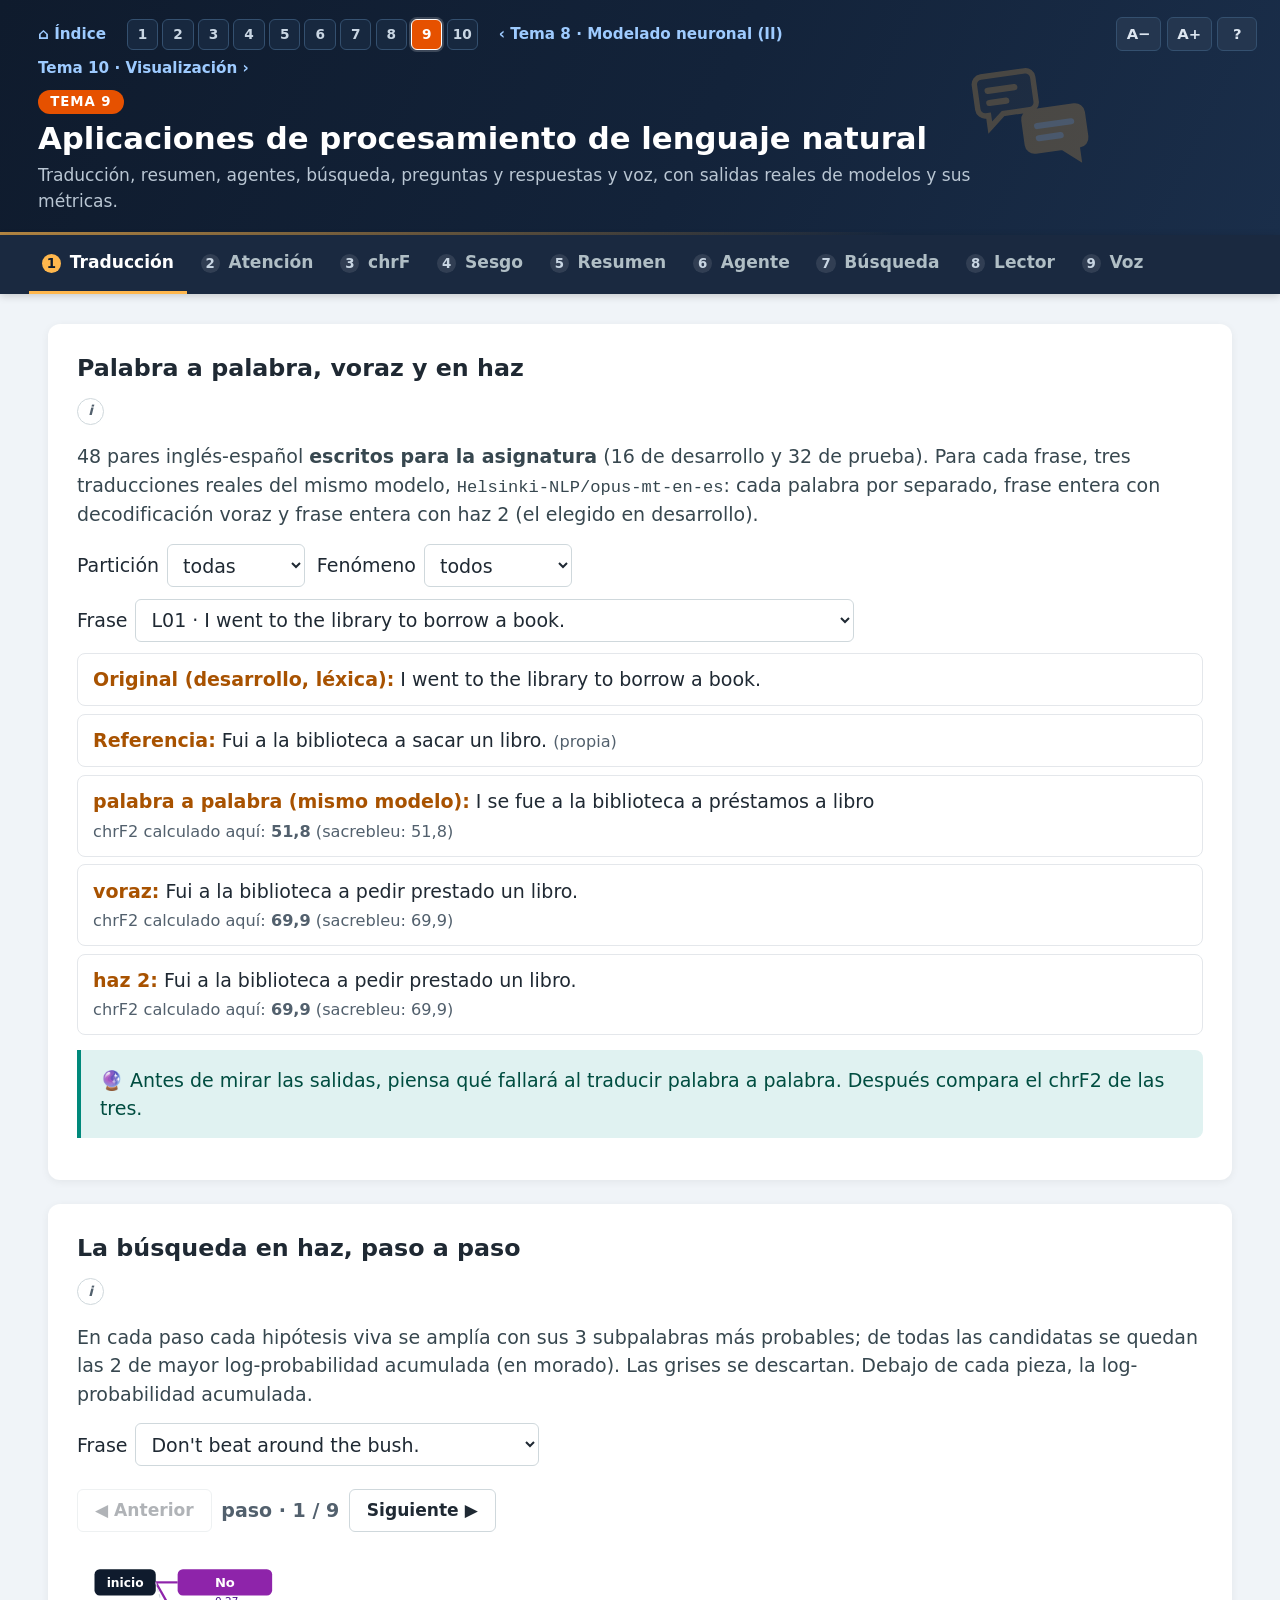
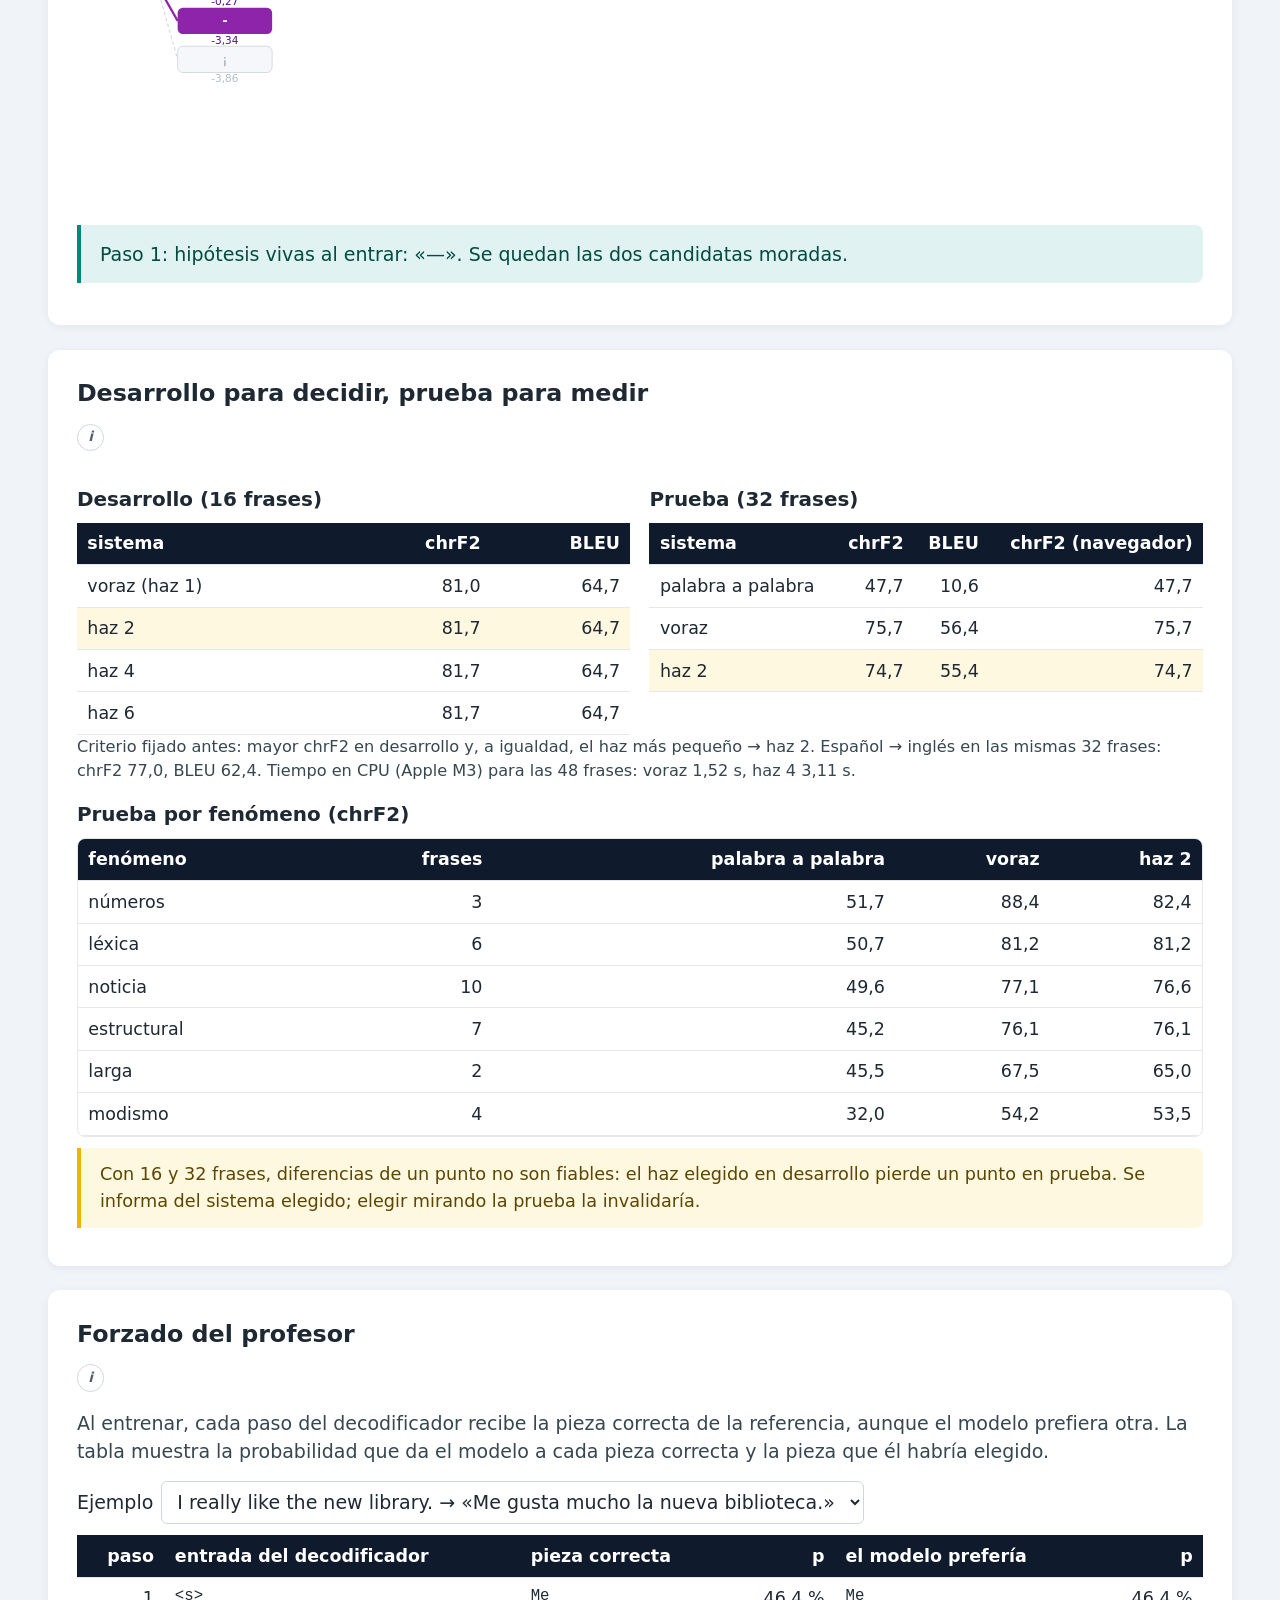
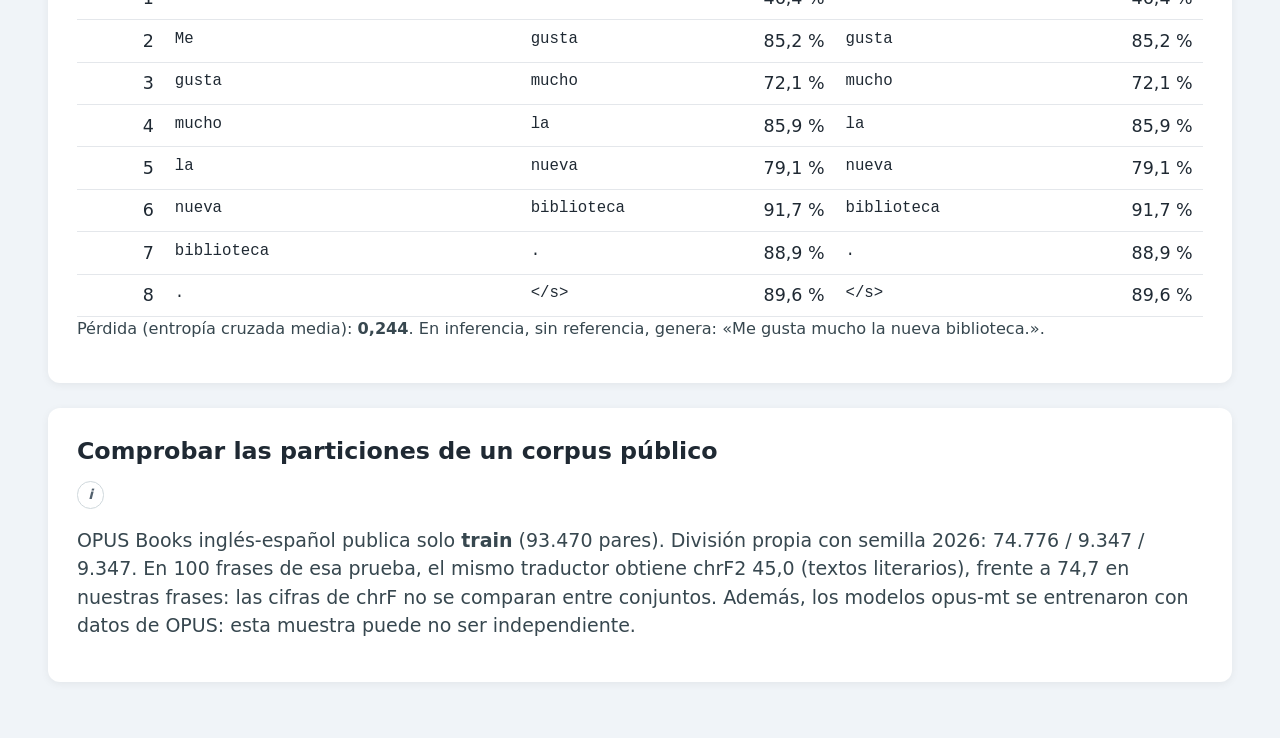
<file: 09_aplicaciones.html>
<!DOCTYPE html>
<html lang="es-ES">
<head>
<meta charset="UTF-8">
<meta name="viewport" content="width=device-width, initial-scale=1.0">
<title>Tema 9 · Aplicaciones de procesamiento de lenguaje natural — Procesamiento del Lenguaje Natural</title>
<style>
  :root {
    --ink: #1F2933; --ink2: #52606D; --muted: #9AA5B1; --line: #E4E7EB; --soft: #F5F7FA;
    --dark: #0F1B2D; --texto: #1E88E5; --estad: #00897B; --neuronal: #8E24AA; --aplic: #F57C00; --aplic-t: #A85200;
    --texto-l: #E3F2FD; --estad-l: #E0F2F1; --neuronal-l: #F3E5F5; --aplic-l: #FFF3E0;
    --ok: #2E7D32; --ok-l: #E8F5E9; --bad: #C62828; --bad-l: #FFEBEE; --warn: #8D6E00; --warn-l: #FFF8E1;
  }
  * { box-sizing: border-box; margin: 0; padding: 0; }
  body { font-family: system-ui, -apple-system, "Segoe UI", Roboto, Arial, sans-serif; background: #F0F4F8; color: var(--ink); line-height: 1.5; }
  a { color: #1565C0; }
  .header { background: var(--dark); color: #fff; padding: 1.6rem 2rem 1.2rem; }
  .header h1 { font-size: 1.6rem; margin-bottom: .25rem; }
  .header p { color: #B0BEC5; font-size: .95rem; }
  .header a { color: #8AB4F8; }
  .tabs { display: flex; flex-wrap: wrap; background: #1A2940; padding: 0 1.5rem; }
  .tab { background: none; border: none; border-bottom: 3px solid transparent; color: #B0BEC5; padding: .8rem .9rem; font: inherit; font-weight: 600; font-size: .9rem; cursor: pointer; }
  .tab:hover, .tab:focus-visible { color: #fff; outline: none; }
  .tab[aria-selected="true"] { color: #fff; border-bottom-color: #FFB74D; }
  .content { max-width: 1120px; margin: 1.6rem auto 3rem; padding: 0 1.2rem; }
  .panel { display: none; }
  .panel.active { display: block; }
  .card { background: #fff; border-radius: 12px; padding: 1.4rem 1.5rem; margin-bottom: 1.3rem; box-shadow: 0 2px 8px rgba(0,0,0,.06); }
  .card h2 { font-size: 1.25rem; margin-bottom: .6rem; }
  .card h3 { font-size: 1.05rem; margin: .9rem 0 .4rem; }
  .card p { color: #37474F; margin-bottom: .8rem; }
  .meta { display: flex; flex-wrap: wrap; gap: .5rem; margin-bottom: .9rem; }
  .tag { display: inline-block; font-size: .78rem; font-weight: 700; padding: .15rem .55rem; border-radius: 999px; background: var(--soft); color: var(--ink2); border: 1px solid var(--line); }
  .tag.real { background: var(--ok-l); color: #1B5E20; border-color: #A5D6A7; }
  .tag.pre { background: var(--texto-l); color: #0D47A1; border-color: #90CAF9; }
  .tag.illus { background: var(--warn-l); color: var(--warn); border-color: #F0D78C; }
  .info { background: var(--estad-l); border-left: 4px solid var(--estad); padding: .8rem 1rem; border-radius: 0 8px 8px 0; margin: .8rem 0; color: #004D40; }
  .warnbox { background: var(--warn-l); border-left: 4px solid #F0B400; padding: .7rem 1rem; border-radius: 0 8px 8px 0; margin: .6rem 0; color: #5D4600; font-size: .93rem; }
  .badbox { background: var(--bad-l); border-left: 4px solid var(--bad); padding: .7rem 1rem; border-radius: 0 8px 8px 0; margin: .6rem 0; color: #8E1B1B; font-size: .93rem; }
  .btn { font: inherit; font-weight: 600; font-size: .88rem; padding: .45rem 1rem; border-radius: 6px; border: 1px solid transparent; cursor: pointer; }
  .btn-main { background: var(--aplic-t); color: #fff; }
  .btn-main:hover { background: #8A4300; }
  .btn-gray { background: #ECEFF1; color: #37474F; border-color: #CFD8DC; }
  .btn-gray:hover { background: #CFD8DC; }
  .btn:focus-visible, select:focus-visible, textarea:focus-visible, input:focus-visible { outline: 3px solid #FFCC80; outline-offset: 2px; }
  .row { display: flex; flex-wrap: wrap; gap: .6rem; align-items: center; margin: .6rem 0; }
  label.inline { display: inline-flex; gap: .4rem; align-items: center; cursor: pointer; }
  select, textarea, input[type=text], input[type=number] { font: inherit; padding: .45rem .6rem; border: 1px solid #CFD8DC; border-radius: 6px; background: #fff; color: var(--ink); }
  select { max-width: 100%; }
  textarea { width: 100%; min-height: 3.2rem; resize: vertical; font-size: .95rem; }
  input[type=text] { min-width: 18rem; flex: 1; }
  input[type=range] { width: 14rem; }
  .grid2 { display: grid; grid-template-columns: repeat(auto-fit, minmax(320px, 1fr)); gap: 1rem; }
  .grid3 { display: grid; grid-template-columns: repeat(auto-fit, minmax(240px, 1fr)); gap: 1rem; }
  .box { border: 1px solid var(--line); border-radius: 10px; padding: .9rem 1rem; background: var(--soft); }
  .box h3 { margin-top: 0; font-size: 1rem; }
  .big { font-size: 1.7rem; font-weight: 800; color: var(--ink); }
  .small { font-size: .85rem; color: var(--ink2); }
  .stats { display: flex; flex-wrap: wrap; gap: 1.4rem; margin: .5rem 0; }
  .stats div { min-width: 120px; }
  table { border-collapse: collapse; width: 100%; font-size: .92rem; }
  th, td { text-align: left; padding: .4rem .55rem; border-bottom: 1px solid var(--line); vertical-align: top; }
  th { background: var(--dark); color: #fff; font-weight: 600; }
  td.num, th.num { text-align: right; font-variant-numeric: tabular-nums; }
  td.malo { background: var(--bad-l); color: #8E1B1B; font-weight: 700; }
  td.bueno { background: var(--ok-l); color: #1B5E20; font-weight: 700; }
  tr.hl td { background: var(--warn-l); }
  .scroll { overflow-x: auto; max-height: 30rem; overflow-y: auto; border: 1px solid var(--line); border-radius: 8px; }
  code, .mono { font-family: Menlo, Consolas, monospace; font-size: .9em; }
  .salida { border: 1px solid var(--line); border-radius: 8px; padding: .6rem .8rem; margin: .4rem 0; background: #fff; }
  .salida b { color: var(--aplic-t); }
  .heat { border-collapse: separate; border-spacing: 2px; width: auto; }
  .heat td, .heat th { text-align: center; font-size: .78rem; padding: .25rem .3rem; border: none; min-width: 2.6rem; }
  .heat th { background: none; color: var(--ink); font-weight: 600; font-family: Menlo, Consolas, monospace; }
  .heat th.fila { text-align: right; }
  .heat td.max { outline: 2px solid var(--aplic); }
  .ops span { display: inline-block; margin: .15rem; padding: .1rem .4rem; border-radius: 6px; font-family: Menlo, Consolas, monospace; font-size: .88rem; border: 1px solid var(--line); }
  .ops .eq { background: var(--ok-l); border-color: #A5D6A7; }
  .ops .S { background: var(--bad-l); border-color: #EF9A9A; }
  .ops .D { background: #ECEFF1; border-color: #B0BEC5; text-decoration: line-through; }
  .ops .I { background: var(--warn-l); border-color: #F0D78C; }
  .chat { border: 1px solid var(--line); border-radius: 10px; padding: .8rem; height: 22rem; overflow-y: auto; background: var(--soft); }
  .msg { max-width: 80%; margin: .35rem 0; padding: .5rem .8rem; border-radius: 12px; }
  .msg.u { margin-left: auto; background: var(--texto-l); }
  .msg.a { background: #fff; border: 1px solid var(--line); }
  .msg .nlu { display: block; font-size: .75rem; color: var(--ink2); margin-top: .2rem; font-family: Menlo, Consolas, monospace; }
  .chips { display: flex; flex-wrap: wrap; gap: .35rem; margin: .5rem 0; }
  .chip { font: inherit; font-size: .82rem; padding: .25rem .65rem; border-radius: 999px; border: 1px solid #CFD8DC; background: #fff; cursor: pointer; }
  .chip:hover { background: var(--soft); }
  .doc { line-height: 1.9; background: #fff; border: 1px solid var(--line); border-radius: 8px; padding: .8rem 1rem; }
  .pred { background: #FFE082; border-radius: 4px; padding: 0 .1rem; }
  .oro { border-bottom: 3px solid var(--ok); }
  .barra { height: .9rem; background: var(--aplic); border-radius: 3px; display: inline-block; vertical-align: middle; }
  .barra.neu { background: var(--neuronal); }
  .barra.est { background: var(--estad); }
  .quiz-item { border: 1px solid var(--line); border-radius: 10px; padding: .9rem 1rem; margin-bottom: .8rem; background: #fff; }
  .quiz-item .q { font-weight: 600; margin-bottom: .5rem; }
  .opts { display: flex; flex-direction: column; gap: .35rem; }
  .opt { font: inherit; font-size: .9rem; text-align: left; padding: .4rem .8rem; border-radius: 8px; border: 1px solid #CFD8DC; background: #fff; cursor: pointer; color: var(--ink); }
  .opt:hover { background: var(--soft); }
  .opt.sel-ok { background: var(--ok-l); border-color: var(--ok); }
  .opt.sel-bad { background: var(--bad-l); border-color: var(--bad); }
  .feedback { margin-top: .5rem; padding: .6rem .8rem; border-radius: 8px; font-size: .92rem; display: none; }
  .feedback.show { display: block; }
  .feedback.ok { background: var(--ok-l); color: #1B5E20; border: 1px solid #A5D6A7; }
  .feedback.bad { background: var(--bad-l); color: #8E1B1B; border: 1px solid #EF9A9A; }
  svg text { font-family: system-ui, -apple-system, "Segoe UI", Roboto, Arial, sans-serif; }
  footer { max-width: 1120px; margin: 0 auto 2rem; padding: 0 1.2rem; font-size: .82rem; color: var(--ink2); }
  @media (max-width: 640px) { .header { padding: 1.2rem; } .tab { padding: .7rem .5rem; font-size: .82rem; } input[type=text] { min-width: 0; width: 100%; } }
  /* modo clase */
  .esquema { width: 100%; height: auto; display: block; }
  .rejilla { display: grid; grid-template-columns: repeat(4, minmax(0, 1fr)); gap: .5rem; margin-top: .6rem; }
  .sonda { border-radius: 10px; padding: .55rem .7rem; border: 2px solid var(--line); background: #fff; cursor: pointer; }
  .sonda .en { font-weight: 700; }
  .sonda .es { font-size: .92rem; margin-top: .2rem; }
  .sonda .g { display: inline-block; margin-top: .3rem; font-size: .75rem; font-weight: 800; color: #fff; padding: 0 .5rem; border-radius: 999px; }
  .sonda.oculto { border-color: var(--line) !important; }
  .sonda.oculto .es, .sonda.oculto .g { visibility: hidden; }
  .ngr { display: flex; flex-wrap: wrap; gap: .25rem; margin: .3rem 0 .6rem; }
  .ngr span { font-family: Menlo, Consolas, monospace; padding: .1rem .35rem; border-radius: 4px; border: 1px solid; font-size: .95rem; }
  .ngr .si { background: var(--ok-l); border-color: var(--ok); }
  .ngr .no { background: var(--bad-l); border-color: var(--bad); }
</style>
<link rel="icon" href="comun/icono.svg" type="image/svg+xml">
<link rel="stylesheet" href="comun/clase.css">
</head>
<body class="bloque-aplic">
<header class="header">
  <nav class="migas" aria-label="Navegación entre temas"><a class="inicio" href="index.html">⌂ Índice</a><span class="chips"><a href="01_introduccion.html" style="--c:#1E88E5" title="Tema 1 · Introducción">1</a><a href="02_texto_como_dato.html" style="--c:#1E88E5" title="Tema 2 · El texto como dato">2</a><a href="03_extraccion_informacion.html" style="--c:#1E88E5" title="Tema 3 · Extracción de información">3</a><a href="04_modelado_lenguaje.html" style="--c:#00897B" title="Tema 4 · Modelado del lenguaje">4</a><a href="05_modelado_neuronal.html" style="--c:#8E24AA" title="Tema 5 · Modelado neuronal (I)">5</a><a href="06_topicos.html" style="--c:#00897B" title="Tema 6 · Tópicos">6</a><a href="07_sentimientos.html" style="--c:#E65100" title="Tema 7 · Sentimientos">7</a><a href="08_modelado_neuronal_ii.html" style="--c:#8E24AA" title="Tema 8 · Modelado neuronal (II)">8</a><a href="09_aplicaciones.html" style="--c:#E65100" title="Tema 9 · Aplicaciones" aria-current="page">9</a><a href="10_visualizacion.html" style="--c:#E65100" title="Tema 10 · Visualización">10</a></span><a class="ant" href="08_modelado_neuronal_ii.html">‹ Tema 8 · Modelado neuronal (II)</a><a class="sig" href="10_visualizacion.html">Tema 10 · Visualización ›</a></nav>
  <h1><span class="num-tema">TEMA 9</span>Aplicaciones de procesamiento de lenguaje natural</h1>
  <p>Traducción, resumen, agentes, búsqueda, preguntas y respuestas y voz, con salidas reales de modelos y sus métricas.</p>
  <div class="header-glifo"><svg viewBox="0 0 48 48" aria-hidden="true" focusable="false"><path d="M6 5h18a3 3 0 0 1 3 3v10a3 3 0 0 1-3 3H13l-6 5v-5H6a3 3 0 0 1-3-3V8a3 3 0 0 1 3-3z" fill="currentColor" fill-opacity=".14" stroke="currentColor" stroke-width="2.2"/><path d="M24 22h18a3 3 0 0 1 3 3v10a3 3 0 0 1-3 3h-1v5l-6-5H24a3 3 0 0 1-3-3V25a3 3 0 0 1 3-3z" fill="currentColor" stroke="currentColor" stroke-width="2.2"/><path d="M8 11h11M8 16h7" fill="none" stroke="currentColor" stroke-width="2.5" stroke-linecap="round" stroke-linejoin="round"/><path d="M26 28h14M26 33h9" fill="none" stroke="#fff" stroke-width="2.5" stroke-linecap="round"/></svg></div>
</header>
<div class="tabs" role="tablist" aria-label="Pestañas de la demo">
  <button class="tab" role="tab" id="t-tra" aria-controls="p-tra" aria-selected="true"><span class="tab-n">1</span> Traducción</button>
  <button class="tab" role="tab" id="t-ate" aria-controls="p-ate" aria-selected="false"><span class="tab-n">2</span> Atención</button>
  <button class="tab" role="tab" id="t-chr" aria-controls="p-chr" aria-selected="false"><span class="tab-n">3</span> chrF</button>
  <button class="tab" role="tab" id="t-ses" aria-controls="p-ses" aria-selected="false"><span class="tab-n">4</span> Sesgo</button>
  <button class="tab" role="tab" id="t-res" aria-controls="p-res" aria-selected="false"><span class="tab-n">5</span> Resumen</button>
  <button class="tab" role="tab" id="t-age" aria-controls="p-age" aria-selected="false"><span class="tab-n">6</span> Agente</button>
  <button class="tab" role="tab" id="t-bus" aria-controls="p-bus" aria-selected="false"><span class="tab-n">7</span> Búsqueda</button>
  <button class="tab" role="tab" id="t-lec" aria-controls="p-lec" aria-selected="false"><span class="tab-n">8</span> Lector</button>
  <button class="tab" role="tab" id="t-voz" aria-controls="p-voz" aria-selected="false"><span class="tab-n">9</span> Voz</button>
</div>

<div class="content">

<!-- 1 · Traducción -->
<section class="panel active" id="p-tra" role="tabpanel" aria-labelledby="t-tra">
  <div class="card">
    <h2>Palabra a palabra, voraz y en haz</h2>
    <div class="meta"><span class="tag pre">Salidas reales de MarianMT precalculadas</span><span class="tag real">chrF2 calculado en el navegador</span></div>
    <p>48 pares inglés-español <strong>escritos para la asignatura</strong> (16 de desarrollo y 32 de prueba). Para cada frase, tres traducciones reales del mismo modelo, <code>Helsinki-NLP/opus-mt-en-es</code>: cada palabra por separado, frase entera con decodificación voraz y frase entera con haz 2 (el elegido en desarrollo).</p>
    <div class="row">
      <label class="inline">Partición <select id="tra-par"><option value="">todas</option><option>desarrollo</option><option>prueba</option></select></label>
      <label class="inline">Fenómeno <select id="tra-fen"><option value="">todos</option></select></label>
      <label class="inline">Frase <select id="tra-sel"></select></label>
    </div>
    <div id="tra-frase"></div>
    <div class="info">🔮 Antes de mirar las salidas, piensa qué fallará al traducir palabra a palabra. Después compara el chrF2 de las tres.</div>
  </div>
  <div class="card">
    <h2>La búsqueda en haz, paso a paso</h2>
    <div class="meta"><span class="tag pre">Probabilidades reales de MarianMT (opus-mt-en-es, revisión 5bc4493), precalculadas; coincide con generate(num_beams = 2)</span></div>
    <p>En cada paso cada hipótesis viva se amplía con sus 3 subpalabras más probables; de todas las candidatas se quedan las 2 de mayor log-probabilidad acumulada (en morado). Las grises se descartan. Debajo de cada pieza, la log-probabilidad acumulada.</p>
    <div class="row"><label class="inline">Frase <select id="haz-sel"></select></label></div>
    <div id="haz-pasos"></div>
    <div style="overflow-x:auto"><svg id="haz-svg" class="esquema" viewBox="0 0 1200 330" role="img" aria-label="Árbol de la búsqueda en haz"></svg></div>
    <div class="info" id="haz-msg"></div>
  </div>
  <div class="card">
    <h2>Desarrollo para decidir, prueba para medir</h2>
    <div class="meta"><span class="tag pre">chrF2 y BLEU de sacrebleu 2.6.0</span><span class="tag real">chrF2 de corpus recalculado en el navegador</span></div>
    <div class="grid2">
      <div><h3>Desarrollo (16 frases)</h3><table id="tra-dev"></table></div>
      <div><h3>Prueba (32 frases)</h3><table id="tra-pru"></table></div>
    </div>
    <p class="small" id="tra-nota"></p>
    <h3>Prueba por fenómeno (chrF2)</h3>
    <div class="scroll"><table id="tra-fenomeno"></table></div>
    <div class="warnbox">Con 16 y 32 frases, diferencias de un punto no son fiables: el haz elegido en desarrollo pierde un punto en prueba. Se informa del sistema elegido; elegir mirando la prueba la invalidaría.</div>
  </div>
  <div class="card">
    <h2>Forzado del profesor</h2>
    <div class="meta"><span class="tag pre">Probabilidades reales de MarianMT precalculadas</span><span class="tag">pp. 10-11</span></div>
    <p>Al entrenar, cada paso del decodificador recibe la pieza correcta de la referencia, aunque el modelo prefiera otra. La tabla muestra la probabilidad que da el modelo a cada pieza correcta y la pieza que él habría elegido.</p>
    <div class="row"><label class="inline">Ejemplo <select id="for-sel"></select></label></div>
    <div id="for-tabla"></div>
  </div>
  <div class="card">
    <h2>Comprobar las particiones de un corpus público</h2>
    <div class="meta"><span class="tag pre">Resultado real con datasets 5.1.0</span></div>
    <div id="tra-opus"></div>
  </div>
</section>

<!-- 2 · Atención -->
<section class="panel" id="p-ate" role="tabpanel" aria-labelledby="t-ate">
  <div class="card">
    <h2>Atención cruzada real de MarianMT</h2>
    <div class="meta"><span class="tag pre">Pesos reales precalculados (media de 8 cabezas)</span></div>
    <p>Cada fila es una pieza generada en español; cada columna, una pieza del original inglés. El color es el peso de atención cruzada; el recuadro naranja marca la columna con más peso de cada fila.</p>
    <div class="row">
      <label class="inline">Frase <select id="ate-sel"></select></label>
      <label class="inline"><input type="radio" name="ate-capa" value="ultima_capa" checked> última capa</label>
      <label class="inline"><input type="radio" name="ate-capa" value="media_capas"> media de las 6 capas</label>
      <label class="inline"><input type="checkbox" id="ate-fin"> ocultar «&lt;/s&gt;» y renormalizar la fila</label>
    </div>
    <div class="scroll" style="max-height:none"><table class="heat" id="ate-mapa"></table></div>
    <p class="small" id="ate-nota"></p>
    <div class="warnbox">«Ocultar &lt;/s&gt;» cambia solo la vista (reparte el peso restante de cada fila hasta sumar 1); el modelo no se modifica. La atención ayuda a interpretar, pero no es un alineamiento fiable palabra a palabra.</div>
  </div>
</section>

<!-- 3 · chrF -->
<section class="panel" id="p-chr" role="tabpanel" aria-labelledby="t-chr">
  <div class="card">
    <h2>Calculadora de chrF</h2>
    <div class="meta"><span class="tag real">Calculado en el navegador (igual que sacrebleu 2.6.0)</span></div>
    <p>n-gramas de <strong>caracteres</strong> sin espacios. Para cada orden: precisión = coincidencias / n-gramas de la traducción; exhaustividad = coincidencias / n-gramas de la referencia. Se promedian los órdenes con n-gramas en las dos cadenas y se combinan con F-beta. sacrebleu usa por defecto n ≤ 6 y β = 2 (chrF2).</p>
    <div class="chips" id="chr-ej"></div>
    <div class="grid2">
      <label>Referencia<textarea id="chr-ref">la casa</textarea></label>
      <label>Traducción del sistema<textarea id="chr-hip">las casas</textarea></label>
    </div>
    <div class="row">
      <label class="inline">Orden máximo n <select id="chr-n"><option>1</option><option selected>2</option><option>3</option><option>4</option><option>5</option><option>6</option></select></label>
      <label class="inline">β <select id="chr-beta"><option>1</option><option selected>2</option><option>3</option></select></label>
    </div>
    <div class="stats" id="chr-stats"></div>
    <table id="chr-tabla"></table>
    <div id="chr-ngramas" class="small"></div>
    <div class="info">Con «la casa» / «las casas» y n ≤ 2 sale 83,9; con n ≤ 6, 40,5. Prueba a quitar letras de la traducción: con β = 2 lo que falta penaliza más que lo que sobra.</div>
  </div>
</section>

<!-- 4 · Sesgo -->
<section class="panel" id="p-ses" role="tabpanel" aria-labelledby="t-ses">
  <div class="card">
    <h2>Sondas de género: qué elige el traductor</h2>
    <div class="meta"><span class="tag pre">Salidas reales de MarianMT precalculadas</span></div>
    <p>En 14 frases el inglés no marca el género; en 6 un pronombre lo marca. Color del borde: género que elige el traductor (decodificación voraz). Oculta las salidas para anticipar el resultado y después compruébalo.</p>
    <div class="row" id="ses-ctrl"></div>
    <div class="stats" id="ses-stats"></div>
    <div class="rejilla" id="ses-rejilla"></div>
    <div class="warnbox">Es una sonda de 20 frases, no una medida general del sesgo del modelo; el patrón coincide con lo publicado (Savoldi et al., 2021). El género de cada salida se anotó a mano.</div>
  </div>
</section>

<!-- 5 · Resumen -->
<section class="panel" id="p-res" role="tabpanel" aria-labelledby="t-res">
  <div class="card">
    <h2>Resúmenes de una frase: medidos y comprobados</h2>
    <div class="meta"><span class="tag real">TF-IDF, ROUGE-1 y comprobación de cifras calculados en el navegador</span><span class="tag pre">Resumen de Qwen2.5-0.5B-Instruct precalculado</span><span class="tag">Sesión complementaria · 9.3</span></div>
    <p>Noticias <strong>ficticias</strong> del Tema 6 con un resumen de referencia escrito a mano. La frase central es la más parecida (coseno TF-IDF, 92 noticias) al cuerpo de la noticia.</p>
    <div class="row"><label class="inline">Noticia <select id="res-sel"></select></label></div>
    <div id="res-frases"></div>
    <div class="scroll" style="margin-top:.6rem"><table id="res-tabla"></table></div>
    <h3>Un resumen escrito en directo</h3>
    <div class="row"><input type="text" id="res-mio" placeholder="Escribe aquí un resumen de una frase y mira su ROUGE-1 y sus cifras"></div>
    <div id="res-mio-out" class="small"></div>
    <div class="warnbox">ROUGE solo cuenta palabras comunes con la referencia: no detecta que una cifra sea inventada. Por eso se compara aparte cada número completo del resumen con los de la noticia (100 no coincide con 1000). Esta comprobación literal no verifica unidades, atribuciones ni paráfrasis: hay que revisar el significado.</div>
    <p class="small" id="res-agregado"></p>
  </div>
</section>

<!-- 6 · Agente -->
<section class="panel" id="p-age" role="tabpanel" aria-labelledby="t-age">
  <div class="card">
    <h2>Agente de marcos para reservar tutorías</h2>
    <svg id="age-esq" class="esquema" viewBox="0 0 1000 120" role="img" aria-label="Arquitectura del agente: comprensión, gestión del diálogo y generación"></svg>
    <p class="small">Agente de texto: procesa mensajes escritos y mantiene el estado de la conversación.</p>
    <div class="meta"><span class="tag real">Reglas ejecutadas en el navegador (las mismas que en Python)</span><span class="tag">Sesión complementaria · 9.4</span></div>
    <p>Comprensión con reglas (intención y huecos: tema, día, hora, modalidad), gestión del diálogo con un marco y generación con plantillas. Horario supuesto: lunes a jueves de 16:00 a 20:00 y viernes de 9:00 a 13:00.</p>
    <div class="grid2">
      <div>
        <div class="chat" id="age-chat" aria-live="polite"></div>
        <div class="row"><input type="text" id="age-in" placeholder="Escribe un mensaje (p. ej., «Quiero una tutoría del tema 9»)"><button class="btn btn-main" id="age-env">Enviar</button><button class="btn btn-gray" id="age-reset">Reiniciar</button></div>
        <div class="chips" id="age-ej"></div>
        <label class="inline"><input type="checkbox" id="age-extra"> añadir la regla «no puedo ir» → cancelar</label>
      </div>
      <div>
        <div class="box"><h3>Comprensión del último mensaje</h3><div id="age-nlu" class="mono small">—</div></div>
        <div class="box" style="margin-top:.6rem"><h3>Marco de la reserva</h3><div id="age-marco" class="mono small">—</div></div>
      </div>
    </div>
  </div>
  <div class="card">
    <h2>Evaluación de la comprensión</h2>
    <div class="meta"><span class="tag real">Calculado en el navegador</span></div>
    <p>32 enunciados anotados: las reglas se escribieron mirando los 12 de desarrollo; los 20 de prueba miden si generalizan.</p>
    <div class="stats" id="age-stats"></div>
    <div class="scroll"><table id="age-tabla"></table></div>
  </div>
</section>

<!-- 7 · Búsqueda -->
<section class="panel" id="p-bus" role="tabpanel" aria-labelledby="t-bus">
  <div class="card">
    <h2>Buscar en las noticias: índice invertido y TF-IDF</h2>
    <svg id="bus-esq" class="esquema" viewBox="0 0 1000 120" role="img" aria-label="Esquema de recuperación de información"></svg>
    <p class="small">Flujo de un sistema de recuperación de información.</p>
    <div class="meta"><span class="tag real">Índice y TF-IDF calculados en el navegador</span><span class="tag pre">Rangos de spaCy y BETO precalculados</span><span class="tag">Sesión complementaria · pp. 27-29</span></div>
    <div class="row">
      <label class="inline">Pregunta <select id="bus-sel"></select></label>
    </div>
    <div class="row"><input type="text" id="bus-q"><button class="btn btn-main" id="bus-go">Buscar</button></div>
    <div id="bus-indice" class="small"></div>
    <div class="scroll"><table id="bus-res"></table></div>
    <div id="bus-rangos"></div>
  </div>
  <div class="card">
    <h2>MRR de cuatro representaciones (17 preguntas de prueba)</h2>
    <div class="meta"><span class="tag pre">Resultados reales precalculados</span></div>
    <table id="bus-mrr"></table>
    <h3>Calculadora de MRR</h3>
    <div class="row"><input type="text" id="mrr-in" value="1, 4, 1"><button class="btn btn-gray" id="mrr-go">Calcular</button><span id="mrr-out" class="big"></span></div>
    <p class="small">Rangos del documento correcto separados por comas (TF-IDF en Q01, Q20 y Q02: 1, 4, 1 → 0,750).</p>
  </div>
</section>

<!-- 8 · Lector -->
<section class="panel" id="p-lec" role="tabpanel" aria-labelledby="t-lec">
  <div class="card">
    <h2>Leer la respuesta: P(inicio) y P(fin)</h2>
    <div class="meta"><span class="tag pre">Probabilidades reales de BETO ajustado con SQAC precalculadas</span><span class="tag">Sesión complementaria · pp. 30-33</span></div>
    <div class="row"><label class="inline">Pregunta <select id="lec-sel"></select></label></div>
    <div id="lec-doc"></div>
    <div class="scroll" style="max-height:none"><div id="lec-graf"></div></div>
    <p class="small">Amarillo: tramo elegido por el modelo (máximo de P(inicio)·P(fin) en el documento); subrayado verde: respuesta anotada.</p>
  </div>
  <div class="card">
    <h2>¿Contestar o abstenerse? El umbral del margen</h2>
    <div class="meta"><span class="tag real">Recuento en el navegador con los márgenes reales</span></div>
    <p>Margen = puntuación del mejor tramo menos la de [CLS]. El sistema contesta si el margen supera el umbral. En desarrollo se fijó 0,81.</p>
    <div class="row"><label class="inline">Umbral <input type="range" id="lec-umbral" min="-10" max="30" step="0.5" value="0.81"></label><span id="lec-umbral-v" class="big"></span></div>
    <table id="lec-cuenta"></table>
    <div class="badbox">SQAC no tiene preguntas sin respuesta: el modelo contesta con seguridad «un penalti decisivo» o «gratuita». Subir el umbral para abstenerse en ellas obliga a callar en preguntas que sí tienen respuesta.</div>
  </div>
</section>

<!-- 9 · Voz -->
<section class="panel" id="p-voz" role="tabpanel" aria-labelledby="t-voz">
  <div class="card">
    <h2>Escuchar: síntesis con y sin normalizar</h2>
    <svg id="voz-esq" class="esquema" viewBox="0 0 1000 250" role="img" aria-label="Esquemas de reconocimiento del habla y de síntesis de voz"></svg>
    <p class="small">Representación de voz con 80 bandas log-mel, según la configuración de openai/whisper-tiny.</p>
    <div class="meta"><span class="tag pre">Audios sintetizados con MMS-TTS (CC BY-NC 4.0) y transcripciones reales de Whisper</span><span class="tag">Sesión complementaria · 9.6</span></div>
    <div id="voz-audios"></div>
    <div class="warnbox">Voz sintética, no de una persona real. El sintetizador tiene las cifras en su vocabulario, pero las pronuncia ininteligibles y descarta «%» y «,».</div>
  </div>
  <div class="card">
    <h2>Normalizador de cifras (clases semióticas)</h2>
    <div class="meta"><span class="tag real">Reglas ejecutadas en el navegador (las mismas que en Python)</span><span class="tag">pp. 41-42</span></div>
    <div class="row"><input type="text" id="voz-norm-in" value="En 1910 se fundó el club y la clave de la consigna es 1910."></div>
    <div class="chips" id="voz-norm-ej"></div>
    <div class="salida" id="voz-norm-out"></div>
    <p class="small">Reglas mínimas: masculino por defecto, sin ordinales; año o código según las palabras anteriores (clave, contraseña, código, pin, consigna).</p>
  </div>
  <div class="card">
    <h2>Calculadora de la tasa de error por palabra (WER)</h2>
    <div class="meta"><span class="tag real">Alineamiento calculado en el navegador</span><span class="tag">p. 39</span></div>
    <div class="grid2">
      <label>Referencia<textarea id="wer-ref">La inflación se modera hasta el dos coma uno por ciento en septiembre.</textarea></label>
      <label>Transcripción<textarea id="wer-hip">La inflación se modera hasta el 2,1% en septiembre.</textarea></label>
    </div>
    <div class="row"><label class="inline"><input type="checkbox" id="wer-verb"> verbalizar las cifras de las dos cadenas antes de comparar</label></div>
    <div class="stats" id="wer-stats"></div>
    <div class="ops" id="wer-ops"></div>
    <p class="small">Verde: igual · rojo: sustitución · gris tachado: borrado · amarillo: inserción. Siempre se pasa a minúsculas y se quita la puntuación.</p>
    <h3>WER de corpus en las 12 frases</h3>
    <table id="wer-corpus"></table>
  </div>
  <div class="card">
    <h2>Rasgos de Whisper</h2>
    <div class="meta"><span class="tag pre">Figura real (rasgos de Whisper tiny)</span></div>
    <img src="09_aplicaciones_audio/onda_y_logmel_V11.png" alt="Onda y espectrograma log-Mel de la frase «La aplicación permite pedir cita en el centro de salud con un asistente de voz»" style="width:100%;max-width:900px;border:1px solid var(--line);border-radius:8px">
    <p class="small" id="voz-rasgos"></p>
  </div>
</section>


</div>

<script src="09_aplicaciones_datos.js"></script>
<script src="09_aplicaciones_haz.js"></script>
<script src="comun/clase.js"></script>
<script src="09_aplicaciones_lib.js"></script>
<script>
(function () {
  "use strict";
  const D = window.DATOS09, L = window.LIB09;
  const $ = (id) => document.getElementById(id);
  const esc = (s) => String(s).replace(/[&<>"]/g, (c) => ({ "&": "&amp;", "<": "&lt;", ">": "&gt;", '"': "&quot;" }[c]));
  const n = (x, d) => L.num(x, d);
  const pieza = (t) => esc(t.replace(/▁/g, "") || "▁");
  const miles = (x) => String(x).replace(/\B(?=(\d{3})+(?!\d))/g, ".");

  // Pestañas
  const tabs = Array.from(document.querySelectorAll(".tab"));
  function activar(t) {
    tabs.forEach((x) => { x.setAttribute("aria-selected", x === t ? "true" : "false"); $(x.getAttribute("aria-controls")).classList.toggle("active", x === t); });
  }
  tabs.forEach((t, k) => {
    t.addEventListener("click", () => activar(t));
    t.addEventListener("keydown", (e) => {
      if (e.key === "ArrowRight" || e.key === "ArrowLeft") { const s = tabs[(k + (e.key === "ArrowRight" ? 1 : tabs.length - 1)) % tabs.length]; s.focus(); activar(s); }
    });
  });

  // ---------------------------------------------------------------- 1 · Traducción
  const TR = D.traduccion, DET = TR.detalle;
  const fenomenos = Array.from(new Set(DET.map((d) => d.fenomeno)));
  fenomenos.forEach((f) => { const o = document.createElement("option"); o.textContent = f; $("tra-fen").appendChild(o); });
  function filtrarTra() {
    const p = $("tra-par").value, f = $("tra-fen").value;
    const lista = DET.filter((d) => (!p || d.particion === p) && (!f || d.fenomeno === f));
    $("tra-sel").innerHTML = lista.map((d) => `<option value="${d.id}">${d.id} · ${esc(d.en.slice(0, 60))}</option>`).join("");
    pintarFrase();
  }
  function pintarFrase() {
    const d = DET.find((x) => x.id === $("tra-sel").value);
    if (!d) { $("tra-frase").innerHTML = ""; return; }
    const sis = [["palabra a palabra (mismo modelo)", d.palabra, d.chrF2_palabra], ["voraz", d.voraz, d.chrF2_voraz], [`haz ${TR.haz_elegido}`, d.haz, d.chrF2_haz]];
    $("tra-frase").innerHTML = `<div class="salida"><b>Original (${d.particion}, ${d.fenomeno}):</b> ${esc(d.en)}</div>
      <div class="salida"><b>Referencia:</b> ${esc(d.es_referencia)} <span class="small">(${esc(d.origen)})</span></div>` +
      sis.map(([nom, s, c]) => {
        const mio = L.chrf(d.es_referencia, s).puntuacion;
        return `<div class="salida"><b>${nom}:</b> ${esc(s)}<br><span class="small">chrF2 calculado aquí: <strong>${n(mio)}</strong> (sacrebleu: ${n(c)})</span></div>`;
      }).join("");
  }
  ["tra-par", "tra-fen"].forEach((id) => $(id).addEventListener("change", filtrarTra));
  $("tra-sel").addEventListener("change", pintarFrase);
  filtrarTra();
  $("tra-dev").innerHTML = "<tr><th>sistema</th><th class='num'>chrF2</th><th class='num'>BLEU</th></tr>" +
    Object.entries(TR.desarrollo).map(([k, v]) => `<tr class="${k === "haz " + TR.haz_elegido ? "hl" : ""}"><td>${k}</td><td class="num">${n(v.chrF2)}</td><td class="num">${n(v.BLEU)}</td></tr>`).join("");
  const pruebaD = DET.filter((d) => d.particion === "prueba");
  const clave = { "palabra a palabra": "palabra", "voraz": "voraz" }; clave["haz " + TR.haz_elegido] = "haz";
  $("tra-pru").innerHTML = "<tr><th>sistema</th><th class='num'>chrF2</th><th class='num'>BLEU</th><th class='num'>chrF2 (navegador)</th></tr>" +
    Object.entries(TR.prueba).map(([k, v]) => `<tr class="${k === "haz " + TR.haz_elegido ? "hl" : ""}"><td>${k}</td><td class="num">${n(v.chrF2)}</td><td class="num">${n(v.BLEU)}</td><td class="num">${n(L.chrfCorpus(pruebaD.map((d) => d[clave[k]]), pruebaD.map((d) => d.es_referencia)))}</td></tr>`).join("");
  $("tra-nota").textContent = `Criterio fijado antes: mayor chrF2 en desarrollo y, a igualdad, el haz más pequeño → haz ${TR.haz_elegido}. Español → inglés en las mismas 32 frases: chrF2 ${n(TR.es_en.chrF2)}, BLEU ${n(TR.es_en.BLEU)}. Tiempo en CPU (Apple M3) para las 48 frases: voraz ${n(TR.tiempos.voraz_48_s, 2)} s, haz 4 ${n(TR.tiempos.haz4_48_s, 2)} s.`;
  $("tra-fenomeno").innerHTML = `<tr><th>fenómeno</th><th class="num">frases</th><th class="num">palabra a palabra</th><th class="num">voraz</th><th class="num">haz ${TR.haz_elegido}</th></tr>` +
    Object.entries(TR.por_fenomeno).sort((a, b) => b[1].voraz - a[1].voraz).map(([f, v]) => `<tr><td>${f}</td><td class="num">${v.frases}</td><td class="num">${n(v["palabra a palabra"])}</td><td class="num">${n(v.voraz)}</td><td class="num">${n(v["haz " + TR.haz_elegido])}</td></tr>`).join("");
  TR.forzado.forEach((f, k) => { const o = document.createElement("option"); o.value = k; o.textContent = `${f.en} → «${f.referencia}»`; $("for-sel").appendChild(o); });
  function pintarForzado() {
    const f = TR.forzado[+$("for-sel").value];
    $("for-tabla").innerHTML = `<table><tr><th class="num">paso</th><th>entrada del decodificador</th><th>pieza correcta</th><th class="num">p</th><th>el modelo prefería</th><th class="num">p</th></tr>` +
      f.forzado.map((r) => `<tr><td class="num">${r.paso}</td><td class="mono">${pieza(r.entrada_decodificador)}</td><td class="mono ${r.objetivo !== r.mas_probable ? "malo" : ""}">${pieza(r.objetivo)}</td><td class="num">${n(100 * r.p_objetivo, 1)} %</td><td class="mono">${pieza(r.mas_probable)}</td><td class="num">${n(100 * r.p_mas_probable, 1)} %</td></tr>`).join("") +
      `</table><p class="small">Pérdida (entropía cruzada media): <strong>${n(f.perdida_entropia_cruzada, 3)}</strong>. En inferencia, sin referencia, genera: «${esc(f.salida_libre)}».</p>`;
  }
  $("for-sel").addEventListener("change", pintarForzado); pintarForzado();
  const ob = TR.opus_books;
  $("tra-opus").innerHTML = `<p>OPUS Books inglés-español publica solo <strong>${ob.particiones_publicadas.map(esc).join(", ")}</strong> (${miles(ob.filas)} pares). División propia con semilla ${ob.division_propia.semilla}: ${miles(ob.division_propia.entrenamiento)} / ${miles(ob.division_propia.validacion)} / ${miles(ob.division_propia.prueba)}. En 100 frases de esa prueba, el mismo traductor obtiene chrF2 ${n(ob.muestra_prueba_100.chrF2)} (textos literarios), frente a ${n(TR.prueba["haz " + TR.haz_elegido].chrF2)} en nuestras frases: las cifras de chrF no se comparan entre conjuntos. Además, los modelos opus-mt se entrenaron con datos de OPUS: esta muestra puede no ser independiente.</p>`;

  // Árbol de la búsqueda en haz
  const HZ = window.HAZ09;
  $("haz-sel").innerHTML = HZ.frases.map((f, k) => `<option value="${k}">${esc(f.en)}</option>`).join("");
  const txtPieza = (p) => (p === "</s>" || p === "␣" ? p : p.startsWith("␣") ? p.slice(1) : "+" + p);
  function pintarHaz(t) {
    const f = HZ.frases[+$("haz-sel").value], P = f.pasos, colW = Math.min(128, Math.floor(1300 / P.length)), bw = colW - 20, x0 = 20, filaH = 44;
    // vivas del paso t (índice dentro de las elegidas no terminadas del paso anterior)
    const pos = [];  // pos[t][k] = y de la hipótesis viva k al entrar en el paso t
    let g = `<g><rect x="${x0}" y="${30}" width="70" height="30" rx="6" fill="#0F1B2D"/><text x="${x0 + 35}" y="50" text-anchor="middle" font-size="14" font-weight="700" fill="#fff">inicio</text></g>`;
    pos[0] = [45];
    // camino de la frase elegida: se reconstruye hacia atrás desde la candidata que la termina
    const fin = t === P.length - 1, padreRango = P.map((paso, i) => {
      const vivas = i ? P[i - 1].candidatas.map((c, r) => (c.elegida && !c.termina ? r : -1)).filter((r) => r >= 0) : [];
      return paso.candidatas.map((c) => (i ? vivas[c.padre] : -1));
    });
    const gana = new Set();
    P.forEach((paso, i) => paso.candidatas.forEach((c, r) => {
      if (c.termina && Math.abs(c.acumulada - f.terminadas[0].logp) < 1e-3) for (let j = i, q = r; j >= 0; q = padreRango[j][q], j--) gana.add(j + "-" + q);
    }));
    P.forEach((paso, i) => {
      if (i > t) return;
      const x = x0 + 95 + i * colW, sig = [];
      paso.candidatas.forEach((c, r) => {
        const y = 30 + r * filaH, yPadre = pos[i][c.padre], on = c.elegida;
        const xPadre = i === 0 ? x0 + 70 : x - colW + bw;
        // al final: camino ganador en morado oscuro; el resto de elegidas, en morado claro
        const ganador = fin && gana.has(i + "-" + r), claro = fin && on && !ganador;
        const linea = ganador ? "#4A148C" : claro ? "#CE93D8" : on ? "#8E24AA" : "#CFD8DC";
        const relleno = !on ? "#F5F7FA" : claro ? "#F3E5F5" : c.termina ? "#2E7D32" : ganador ? "#4A148C" : "#8E24AA";
        g += `<line x1="${xPadre}" y1="${yPadre}" x2="${x}" y2="${y + 15}" stroke="${linea}" stroke-width="${ganador ? 4 : on ? 2.5 : 1.2}" ${on ? "" : 'stroke-dasharray="4 3"'}/>`;
        g += `<rect x="${x}" y="${y}" width="${bw}" height="30" rx="6" fill="${relleno}" stroke="${!on ? "#CFD8DC" : claro ? "#CE93D8" : "none"}"/>`;
        g += `<text x="${x + bw / 2}" y="${y + 20}" text-anchor="middle" font-size="${bw < 100 ? 14 : 15}" font-weight="${on ? 800 : 500}" fill="${!on ? "#9AA5B1" : claro ? "#6A1B9A" : "#fff"}">${esc(txtPieza(c.pieza))}</text>`;
        g += `<text x="${x + bw / 2}" y="${y + 41}" text-anchor="middle" font-size="12" fill="${on ? "#4A148C" : "#B0BEC5"}">${n(c.acumulada, 2)}</text>`;
        if (on && !c.termina) sig.push(y + 15);
      });
      pos[i + 1] = sig;
    });
    const W = x0 + 95 + P.length * colW + 20;
    $("haz-svg").setAttribute("viewBox", `0 0 ${W} ${30 + 6 * filaH + 10}`);
    $("haz-svg").innerHTML = g;
    $("haz-msg").innerHTML = fin
      ? `<b>Elegida (haz 2, camino en morado oscuro):</b> «${esc(f.terminadas[0].texto)}» (log-prob. ${n(f.terminadas[0].logp, 2)} en ${f.terminadas[0].longitud} piezas)` +
        (f.terminadas[1] ? ` · <b>otra terminada:</b> «${esc(f.terminadas[1].texto)}» (${n(f.terminadas[1].logp, 2)})` : "") +
        `<br><b>Voraz:</b> «${esc(f.generate_voraz)}» (log-prob. ${n(f.logp_voraz, 2)}). La voraz elige en cada paso la pieza más probable; el haz guarda una segunda hipótesis por si acaba siendo mejor en conjunto` +
        (f.terminadas[0].logp > f.logp_voraz + 0.01 ? `, y aquí encuentra una frase más probable que la voraz (${n(f.terminadas[0].logp, 2)} frente a ${n(f.logp_voraz, 2)}).` : ".") +
        ((ref) => ref ? `<br><b>Con la referencia</b> «${esc(ref.es_referencia)}»: chrF2 del haz ${n(L.chrf(ref.es_referencia, f.generate_haz).puntuacion)} y de la voraz ${n(L.chrf(ref.es_referencia, f.generate_voraz).puntuacion)}. ` +
          (L.chrf(ref.es_referencia, f.generate_voraz).puntuacion > L.chrf(ref.es_referencia, f.generate_haz).puntuacion ? "Más probable no siempre es mejor según la métrica: chrF premia los caracteres compartidos, no el sentido de la expresión." : "") : "")(DET.find((d) => d.en === f.en))
      : `Paso ${t + 1}: hipótesis vivas al entrar: ${P[t].vivas.map((v) => "«" + esc(v || "—") + "»").join(" y ")}. Se quedan las dos candidatas moradas.`;
  }
  const pasosHaz = Clase.pasos($("haz-pasos"), { total: () => HZ.frases[+$("haz-sel").value].pasos.length, pintar: pintarHaz, etiqueta: () => "paso" });
  $("haz-sel").addEventListener("change", () => pasosHaz.ir(0));

  // ---------------------------------------------------------------- 2 · Atención
  D.atencion.forEach((a, k) => { const o = document.createElement("option"); o.value = k; o.textContent = a.en; $("ate-sel").appendChild(o); });
  function pintarAtencion() {
    const a = D.atencion[+$("ate-sel").value];
    const capa = document.querySelector("input[name=ate-capa]:checked").value;
    const ocultar = $("ate-fin").checked;
    const fin = a.origen.length - 1;
    let M = a[capa].map((fila) => fila.slice());
    if (ocultar) M = M.map((fila) => { const s = fila.reduce((t, v, j) => t + (j === fin ? 0 : v), 0); return fila.map((v, j) => (j === fin ? null : s > 0 ? v / s : 0)); });
    let h = "<tr><th></th>" + a.origen.map((t, j) => (ocultar && j === fin ? "" : `<th>${pieza(t)}</th>`)).join("") + "</tr>";
    M.forEach((fila, i) => {
      const vals = fila.map((v) => (v === null ? -1 : v));
      const jm = vals.indexOf(Math.max(...vals));
      h += `<tr><th class="fila">${pieza(a.destino[i])}</th>` + fila.map((v, j) => {
        if (v === null) return "";
        const c = Math.round(255 - 180 * v);
        return `<td class="${j === jm ? "max" : ""}" style="background:rgb(${Math.round(255 - 113 * v)},${c},${Math.round(255 - 85 * v)});color:${v > 0.55 ? "#fff" : "#1F2933"}" title="${pieza(a.destino[i])} → ${pieza(a.origen[j])}: ${n(v, 3)}">${n(v, 2)}</td>`;
      }).join("") + "</tr>";
    });
    $("ate-mapa").innerHTML = h;
    $("ate-nota").textContent = `Salida de MarianMT: «${a.salida}». ${capa === "ultima_capa" ? "Última capa del decodificador" : "Media de las 6 capas"}, media de las 8 cabezas.`;
  }
  ["ate-sel", "ate-fin"].forEach((id) => $(id).addEventListener("change", pintarAtencion));
  document.querySelectorAll("input[name=ate-capa]").forEach((r) => r.addEventListener("change", pintarAtencion));
  pintarAtencion();

  // ---------------------------------------------------------------- 3 · chrF
  const EJ_CHR = [["la casa", "las casas"], ["Está lloviendo a cántaros.", "Está lloviendo gatos y perros."], ["Está lloviendo a cántaros.", "Llueve muchísimo."],
    ["¿Hace falta reservar con antelación?", "¿Necesitamos reservar por adelantado?"], ["Fui a la biblioteca a sacar un libro.", "Fui a la biblioteca a pedir prestado un libro."]];
  $("chr-ej").innerHTML = EJ_CHR.map((e, k) => `<button class="chip" data-k="${k}">${esc(e[1])}</button>`).join("");
  $("chr-ej").addEventListener("click", (e) => { const b = e.target.closest(".chip"); if (!b) return; const [r, h] = EJ_CHR[+b.dataset.k]; $("chr-ref").value = r; $("chr-hip").value = h; pintarChrf(); });
  function pintarChrf() {
    const r = $("chr-ref").value, h = $("chr-hip").value, N = +$("chr-n").value, beta = +$("chr-beta").value;
    const c = L.chrf(r, h, N, beta);
    $("chr-stats").innerHTML = `<div><div class="big">${n(c.puntuacion)}</div><div class="small">chrF${beta} (n ≤ ${N})</div></div><div><div class="big">${n(c.P, 3)}</div><div class="small">chrP (media)</div></div><div><div class="big">${n(c.R, 3)}</div><div class="small">chrR (media)</div></div><div><div class="big">${n(L.chrf(r, h).puntuacion)}</div><div class="small">chrF2 por defecto (n ≤ 6)</div></div>`;
    $("chr-tabla").innerHTML = "<tr><th class='num'>n</th><th class='num'>n-gramas traducción</th><th class='num'>n-gramas referencia</th><th class='num'>coincidencias</th><th class='num'>precisión</th><th class='num'>exhaustividad</th></tr>" +
      c.ordenes.map((o) => `<tr class="${o.efectivo ? "" : "hl"}"><td class="num">${o.n}</td><td class="num">${o.hip}</td><td class="num">${o.ref}</td><td class="num">${o.coinc}</td><td class="num">${o.p === null ? "—" : n(o.p, 3)}</td><td class="num">${o.r === null ? "—" : n(o.r, 3)}</td></tr>`).join("");
    const sinEsp = (s) => Array.from(s.split(/\s+/).join(""));
    if (sinEsp(r).length <= 30 && sinEsp(h).length <= 30) {
      // n-gramas de la traducción: verdes si están en la referencia (respetando cuántas veces), rojos si no
      const ngs = (s, k) => { const a = sinEsp(s), out = []; for (let i = 0; i + k <= a.length; i++) out.push(a.slice(i, i + k).join("")); return out; };
      $("chr-ngramas").innerHTML = [1, 2, 3].filter((k) => k <= N).map((k) => { const ref = {}; ngs(r, k).forEach((g) => { ref[g] = (ref[g] || 0) + 1; });
        return `<p><strong>${k}-gramas de la traducción</strong> (verde: también en la referencia)</p><div class="ngr">` + ngs(h, k).map((g) => { const ok = ref[g] > 0; if (ok) ref[g]--; return `<span class="${ok ? "si" : "no"}">${esc(g)}</span>`; }).join("") + "</div>"; }).join("");
    } else $("chr-ngramas").innerHTML = "";
  }
  ["chr-ref", "chr-hip"].forEach((id) => $(id).addEventListener("input", pintarChrf));
  ["chr-n", "chr-beta"].forEach((id) => $(id).addEventListener("change", pintarChrf));
  pintarChrf();

  // ---------------------------------------------------------------- 4 · Sesgo
  const SON = D.sondas, COLG = { masculino: "#1E88E5", femenino: "#C2185B" };
  function pintarSesgo() {
    $("ses-rejilla").innerHTML = SON.map((s) => `<div class="sonda" style="border-color:${COLG[s.genero_voraz] || "#CFD8DC"}"><div class="en">${esc(s.en)}</div>` +
      `<div class="small">${s.tipo}${s.marcado !== "-" ? " (pronombre: " + s.marcado + ")" : ""}</div><div class="es">${esc(s.voraz)}</div>` +
      `<span class="g" style="background:${COLG[s.genero_voraz] || "#9AA5B1"}">${s.genero_voraz}${s.tipo === "con pista" && s.genero_voraz !== s.marcado ? " · contradice la pista" : ""}</span></div>`).join("");
    $$("#ses-rejilla .sonda").forEach((x) => x.addEventListener("click", () => x.classList.remove("oculto")));
    const sin = SON.filter((s) => s.tipo === "sin pista"), con = SON.filter((s) => s.tipo === "con pista");
    $("ses-stats").innerHTML = `<div><div class="big">${sin.filter((s) => s.genero_voraz === "masculino").length} de ${sin.length}</div><div class="small">sin pista → masculino (voraz)</div></div>` +
      `<div><div class="big">${con.filter((s) => s.genero_voraz === s.marcado).length} de ${con.length}</div><div class="small">con pronombre → respeta la pista</div></div>`;
  }
  const $$ = (q) => [...document.querySelectorAll(q)];
  Clase.botonPregunta($("ses-ctrl"), (oc) => { $$("#ses-rejilla .sonda").forEach((x) => x.classList.toggle("oculto", oc)); $("ses-stats").style.visibility = oc ? "hidden" : ""; }, { ver: "Ocultar las salidas", ocultas: "Mostrar todas las salidas" });
  pintarSesgo();

  // ---------------------------------------------------------------- 5 · Resumen
  const NOT = D.noticias, DOCS = NOT.map((x) => x.titular + ". " + x.texto);
  const TFR = new L.Tfidf(DOCS, 2);
  D.resumen.detalle.forEach((r) => { const x = NOT.find((y) => y.id === r.documento); const o = document.createElement("option"); o.value = r.documento; o.textContent = `${r.documento} · ${x.titular}`; $("res-sel").appendChild(o); });
  function pintarResumen() {
    const r = D.resumen.detalle.find((x) => x.documento === $("res-sel").value);
    const x = NOT.find((y) => y.id === r.documento), fuente = x.titular + ". " + x.texto;
    const fr = L.frases(x.texto), vt = TFR.transformar(x.texto);
    const sims = fr.map((f) => L.producto(TFR.transformar(f), vt));
    const jm = sims.indexOf(Math.max(...sims));
    $("res-frases").innerHTML = `<div class="salida"><b>Titular:</b> ${esc(x.titular)}</div>` + fr.map((f, k) => `<div class="salida">${k === 0 ? "<b>1.ª frase</b> · " : ""}${k === jm ? "<b>frase central</b> · " : ""}${esc(f)}<br><span class="barra est" style="width:${Math.round(220 * sims[k])}px"></span> <span class="small">coseno con el cuerpo: ${n(sims[k], 3)}</span></div>`).join("") +
      `<div class="salida"><b>Referencia (a mano):</b> ${esc(r.referencia)}</div>`;
    const sal = [["titular", x.titular], ["primera frase", fr[0]], ["frase central (TF-IDF)", fr[jm]], ["Qwen2.5-0.5B-Instruct (precalculado)", r.qwen]];
    $("res-tabla").innerHTML = "<tr><th>sistema</th><th>resumen</th><th class='num'>ROUGE-1</th><th class='num'>palabras</th><th>cifras que no están en la noticia</th></tr>" +
      sal.map(([k, s]) => { const aj = L.cifrasAjenas(fuente, s); return `<tr><td>${k}</td><td>${esc(s)}</td><td class="num">${n(L.rouge1(r.referencia, s).f1, 3)}</td><td class="num">${L.palabras(s).length}</td><td class="${aj.length ? "malo" : ""}">${aj.length ? aj.map(esc).join(", ") : "—"}</td></tr>`; }).join("");
    pintarMio();
  }
  function pintarMio() {
    const r = D.resumen.detalle.find((x) => x.documento === $("res-sel").value);
    const x = NOT.find((y) => y.id === r.documento), s = $("res-mio").value.trim();
    if (!s) { $("res-mio-out").textContent = ""; return; }
    const aj = L.cifrasAjenas(x.titular + ". " + x.texto, s);
    $("res-mio-out").innerHTML = `ROUGE-1 frente a la referencia: <strong>${n(L.rouge1(r.referencia, s).f1, 3)}</strong> · ${L.palabras(s).length} palabras · cifras ajenas: ${aj.length ? "<span style='color:#C62828;font-weight:700'>" + aj.map(esc).join(", ") + "</span>" : "ninguna"}`;
  }
  $("res-sel").addEventListener("change", pintarResumen); $("res-mio").addEventListener("input", pintarMio);
  pintarResumen();
  const ag = D.resumen.agregado;
  $("res-agregado").textContent = "Media en las 12 noticias (ROUGE-1): " + Object.entries(ag).map(([k, v]) => `${k} ${n(v.rouge1_f1, 3)}`).join(" · ") +
    `. Resúmenes de Qwen con cifras ajenas: ${ag["Qwen2.5-0.5B-Instruct"].resumenes_con_cifras_ajenas} de 12 (dos invenciones y una paráfrasis, «1 Gbps» por «un gigabit»).`;

  // Esquemas de flujo (Figuras 12, 13 y 17-20 del tema)
  function flujo(id, filas, alto) {
    let g = `<defs><marker id="fl-${id}" viewBox="0 0 10 10" refX="9" refY="5" markerWidth="6" markerHeight="6" orient="auto"><path d="M0 0L10 5L0 10z" fill="#52606D"/></marker></defs>`;
    let y = 0;
    filas.forEach(([etq, pasos]) => {
      const w = 1000 / pasos.length, x0 = 17;
      if (etq) { g += `<text x="${x0}" y="${y + 22}" font-size="17" font-weight="800" fill="#1F2933">${etq}</text>`; y += 22; }
      pasos.forEach(([t, sub, c], k) => {
        const x = x0 + k * w;
        g += `<rect x="${x}" y="${y + 20}" width="${w - 34}" height="62" rx="9" fill="${c}" fill-opacity=".12" stroke="${c}" stroke-width="2"/>`;
        g += `<text x="${x + (w - 34) / 2}" y="${y + 46}" text-anchor="middle" font-size="15" font-weight="800" fill="#1F2933">${t}</text><text x="${x + (w - 34) / 2}" y="${y + 66}" text-anchor="middle" font-size="12" fill="#52606D">${sub}</text>`;
        if (k < pasos.length - 1) g += `<line x1="${x + w - 32}" y1="${y + 51}" x2="${x + w - 4}" y2="${y + 51}" stroke="#52606D" stroke-width="2.5" marker-end="url(#fl-${id})"/>`;
      });
      y += 95;
    });
    $(id).setAttribute("viewBox", `0 0 1000 ${y}`);
    $(id).innerHTML = g;
  }
  flujo("age-esq", [["", [["Mensaje", "texto del usuario", "#9AA5B1"], ["Comprensión", "intención y huecos", "#1E88E5"], ["Gestión del diálogo", "marco y estado", "#8E24AA"], ["Generación", "plantilla de respuesta", "#00897B"], ["Respuesta", "texto del agente", "#9AA5B1"]]]]);
  flujo("bus-esq", [["", [["Pregunta", "texto libre", "#9AA5B1"], ["Índice invertido", "palabra → noticias", "#1E88E5"], ["Candidatos", "unos pocos documentos", "#F57C00"], ["Ordenar", "coseno de TF-IDF", "#8E24AA"], ["Documentos", "los primeros, al lector", "#9AA5B1"]]]]);
  flujo("voz-esq", [["Habla → texto", [["Audio", "onda", "#9AA5B1"], ["Espectrograma", "log-mel, 80 bandas", "#1E88E5"], ["Codificador", "Transformer", "#8E24AA"], ["Decodificador", "texto pieza a pieza", "#8E24AA"], ["Texto", "transcripción", "#9AA5B1"]]],
    ["Texto → habla", [["Texto", "con cifras", "#9AA5B1"], ["Normalización", "«2,1 %» → palabras", "#F57C00"], ["Modelo acústico", "da el espectrograma", "#8E24AA"], ["Vocoder", "da la onda", "#00897B"], ["Audio", "voz sintética", "#9AA5B1"]]]]);

  // ---------------------------------------------------------------- 6 · Agente
  let agente = new L.Agente(false);
  const EJ_AGE = ["Hola", "Quiero reservar una tutoría del tema 9", "El jueves a las 21:00", "El jueves a las cinco y media", "Por videollamada", "Sí",
    "Ya no puedo ir a la tutoría del martes", "¿Hay tutorías por la tarde?", "¿Me recomiendas una película?"];
  $("age-ej").innerHTML = EJ_AGE.map((t) => `<button class="chip">${esc(t)}</button>`).join("");
  function decir(t) {
    if (!t.trim()) return;
    const r = agente.responder(t);
    $("age-chat").insertAdjacentHTML("beforeend", `<div class="msg u">${esc(t)}<span class="nlu">${r.nlu.intencion} ${esc(JSON.stringify(r.nlu.huecos))}</span></div><div class="msg a">${esc(r.respuesta)}</div>`);
    $("age-chat").scrollTop = $("age-chat").scrollHeight;
    $("age-nlu").innerHTML = `intención: <strong>${r.nlu.intencion}</strong><br>huecos: ${esc(JSON.stringify(r.nlu.huecos))}<br>regla: ${r.nlu.regla ? esc(r.nlu.regla.replace(/\(\?<!\[\\p\{L\}\\p\{N\}_\]\)|\(\?!\[\\p\{L\}\\p\{N\}_\]\)/g, "\\b").replace(/\[\\p\{L\}\\p\{N\}_\]/g, "\\w")) : "ninguna (informar si hay huecos; si no, fuera de dominio)"}`;
    $("age-marco").innerHTML = esc(JSON.stringify(agente.marco)) + (agente.esperando ? "<br>esperando confirmación" : "");
  }
  $("age-env").addEventListener("click", () => { decir($("age-in").value); $("age-in").value = ""; });
  $("age-in").addEventListener("keydown", (e) => { if (e.key === "Enter") { decir($("age-in").value); $("age-in").value = ""; } });
  $("age-ej").addEventListener("click", (e) => { const b = e.target.closest(".chip"); if (b) decir(b.textContent); });
  function reiniciar() { agente = new L.Agente($("age-extra").checked); $("age-chat").innerHTML = ""; $("age-nlu").textContent = "—"; $("age-marco").textContent = "—"; pintarEvalAgente(); }
  $("age-reset").addEventListener("click", reiniciar); $("age-extra").addEventListener("change", reiniciar);
  function pintarEvalAgente() {
    const extra = $("age-extra").checked;
    const filas = D.dialogo.map((u) => { const r = L.comprender(u.enunciado, extra); const oro = {}; ["tema", "dia", "hora", "modalidad"].forEach((k) => { if (u[k]) oro[k] = u[k]; }); return { u, r, ok: r.intencion === u.intencion, okh: JSON.stringify(r.huecos) === JSON.stringify(oro) }; });
    const cuenta = (p, k) => filas.filter((f) => f.u.particion === p && f[k]).length;
    $("age-stats").innerHTML = ["desarrollo", "prueba"].map((p) => `<div><div class="big">${cuenta(p, "ok")} de ${filas.filter((f) => f.u.particion === p).length}</div><div class="small">intención, ${p}</div></div><div><div class="big">${cuenta(p, "okh")}</div><div class="small">huecos, ${p}</div></div>`).join("");
    $("age-tabla").innerHTML = "<tr><th>id</th><th>partición</th><th>enunciado</th><th>reglas</th><th>anotada</th><th>huecos</th></tr>" +
      filas.map((f) => `<tr><td>${f.u.id}</td><td>${f.u.particion}</td><td>${esc(f.u.enunciado)}</td><td class="${f.ok ? "" : "malo"}">${f.r.intencion}</td><td>${f.u.intencion}</td><td class="mono small ${f.okh ? "" : "malo"}">${esc(JSON.stringify(f.r.huecos))}</td></tr>`).join("");
  }
  pintarEvalAgente();

  // ---------------------------------------------------------------- 7 · Búsqueda
  const TFB = new L.Tfidf(DOCS, 1), STOP = new Set(D.stop), IDS = NOT.map((x) => x.id);
  const indice = new Map();
  DOCS.forEach((d, k) => { new Set(d.toLowerCase().match(/[a-záéíóúüñ0-9]+/gu) || []).forEach((w) => { if (!indice.has(w)) indice.set(w, []); indice.get(w).push(IDS[k]); }); });
  const FAC = D.preguntas.filter((q) => q.tipo === "factoide");
  $("bus-sel").innerHTML = FAC.map((q) => `<option value="${q.id}">${q.id} (${q.particion}) · ${esc(q.pregunta)}</option>`).join("");
  $("bus-sel").value = "Q20";
  function buscar() {
    const q = $("bus-q").value, v = TFB.transformar(q);
    const s = TFB.vectores.map((d, k) => [L.producto(v, d), k]).sort((a, b) => b[0] - a[0] || a[1] - b[1]);
    const terms = (q.toLowerCase().match(/[a-záéíóúüñ0-9]+/gu) || []).filter((w) => !STOP.has(w));
    const cand = new Set(); terms.forEach((w) => (indice.get(w) || []).forEach((d) => cand.add(d)));
    $("bus-indice").innerHTML = `<p><strong>Índice invertido</strong> (${miles(indice.size)} términos; sin palabras vacías): ` + (terms.length ? terms.map((w) => `<span class="mono">${esc(w)}</span> → ${(indice.get(w) || []).length ? (indice.get(w) || []).join(", ") : "<span style='color:#C62828'>ninguno</span>"}`).join(" · ") : "—") + ` · <strong>${cand.size} candidatos</strong> de ${DOCS.length}</p>`;
    const sel = FAC.find((x) => x.id === $("bus-sel").value);
    const correcto = sel && sel.pregunta === q ? sel.documento : null;
    $("bus-res").innerHTML = "<tr><th class='num'>#</th><th>noticia</th><th class='num'>coseno TF-IDF</th></tr>" + s.slice(0, 5).map(([p, k], i) => `<tr class="${IDS[k] === correcto ? "hl" : ""}"><td class="num">${i + 1}</td><td><strong>${IDS[k]}</strong> · ${esc(NOT[k].titular)}</td><td class="num"><span style="display:inline-block;height:.8rem;border-radius:3px;background:#8E24AA;margin-right:.4rem;width:${(6 * p / Math.max(s[0][0], 1e-9)).toFixed(2)}rem"></span>${n(p, 3)}</td></tr>`).join("");
    if (correcto) {
      const rt = s.findIndex(([, k]) => IDS[k] === correcto) + 1, rg = D.rangos[sel.id];
      $("bus-rangos").innerHTML = `<div class="info">Documento correcto: <strong>${correcto}</strong>. Rango con TF-IDF (calculado aquí): <strong>${rt}</strong> · TF-IDF normalizado por longitud: ${rg["puntuación del tema (TF-IDF / |d|)"]} · vectores de spaCy: ${rg["vectores de spaCy (media)"]} · BETO: ${rg["BETO (media de la capa final)"]} (precalculados).</div>`;
    } else $("bus-rangos").innerHTML = "<p class='small'>Consulta libre: no hay documento correcto anotado.</p>";
  }
  $("bus-sel").addEventListener("change", () => { $("bus-q").value = FAC.find((x) => x.id === $("bus-sel").value).pregunta; buscar(); });
  $("bus-go").addEventListener("click", buscar); $("bus-q").addEventListener("keydown", (e) => { if (e.key === "Enter") buscar(); });
  $("bus-q").value = FAC.find((x) => x.id === "Q20").pregunta; buscar();
  $("bus-mrr").innerHTML = "<tr><th>representación</th><th class='num'>MRR</th><th class='num'>1.º puesto</th><th class='num'>en los 3 primeros</th></tr>" +
    Object.entries(D.mrr).map(([k, v]) => `<tr><td>${esc(k === "puntuación del tema (TF-IDF / |d|)" ? "TF-IDF normalizado por longitud" : k)}</td><td class="num">${n(v.prueba.MRR, 3)}</td><td class="num">${v.prueba["acierto@1"]} de ${v.prueba.consultas}</td><td class="num">${v.prueba["acierto@3"]} de ${v.prueba.consultas}</td></tr>`).join("");
  function calcMrr() {
    const r = $("mrr-in").value.split(/[,;\s]+/).map(Number).filter((x) => x >= 1 && Number.isFinite(x));
    $("mrr-out").textContent = r.length ? "MRR = " + n(L.mrr(r), 3) : "—";
  }
  $("mrr-go").addEventListener("click", calcMrr); $("mrr-in").addEventListener("input", calcMrr); calcMrr();

  // ---------------------------------------------------------------- 8 · Lector
  const LEC = D.lector;
  $("lec-sel").innerHTML = LEC.preguntas.map((q, k) => `<option value="${k}">${q.id} (${q.particion}, ${q.tipo}) · ${esc(q.pregunta)}</option>`).join("");
  $("lec-sel").value = String(LEC.preguntas.findIndex((q) => q.id === "Q03"));
  function pintarLector() {
    const q = LEC.preguntas[+$("lec-sel").value], ctx = q.contexto;
    // Tramo del modelo: máximo de P(inicio)·P(fin) con el fin detrás del inicio (como mucho 30 piezas del documento)
    const Pc = q.piezas.slice(1);
    let mejor = [-1, 0, 0];
    Pc.forEach((pi, i) => { for (let j = i; j < Math.min(Pc.length, i + 30); j++) { const v = pi.ps * Pc[j].pe; if (v > mejor[0]) mejor = [v, i, j]; } });
    const ini = Pc[mejor[1]].a, finP = Pc[mejor[2]].b, io = q.oro ? ctx.indexOf(q.oro) : -1;
    let html = "", clase = null, tramo = "";
    const cierra = () => { if (tramo) html += clase ? `<span class="${clase}">${esc(tramo)}</span>` : esc(tramo); tramo = ""; };
    for (let i = 0; i <= ctx.length; i++) {
      const enP = i >= ini && i < finP, enO = io >= 0 && i >= io && i < io + q.oro.length;
      const c = i === ctx.length ? "fin" : ((enP ? "pred " : "") + (enO ? "oro" : "")).trim() || null;
      if (c !== clase) { cierra(); clase = c; }
      if (i < ctx.length) tramo += ctx[i];
    }
    const dec = q.contesta_con_umbral ? "contesta" : "se abstiene";
    $("lec-doc").innerHTML = `<div class="doc">${html}</div><p class="small">Respuesta del modelo: «${esc(ctx.slice(ini, finP))}» (P(inicio)·P(fin) = ${n(mejor[0], 3)}) · anotada: «${esc(q.oro || "sin respuesta")}» · margen ${n(q.margen, 1)} → con el umbral ${n(LEC.umbral, 2)} ${dec}${q.f1 !== null ? " · F1 " + n(q.f1, 2) : ""}.</p>`;
    const P = q.piezas, w = 26, h = 150, alto = h + 70;
    let svg = `<svg width="${P.length * w + 60}" height="${alto}" role="img" aria-label="Probabilidades de inicio y fin por pieza">`;
    svg += `<rect x="4" y="4" width="10" height="10" fill="#8E24AA"/><text x="18" y="13" font-size="12" fill="#52606D">P(inicio)</text><rect x="80" y="4" width="10" height="10" fill="#F57C00"/><text x="94" y="13" font-size="12" fill="#52606D">P(fin)</text>`;
    P.forEach((p, k) => {
      const x = 40 + k * w;
      svg += `<rect x="${x}" y="${20 + h * (1 - p.ps)}" width="10" height="${h * p.ps}" fill="#8E24AA"><title>${esc(p.t)} · P(inicio) ${n(p.ps, 3)}</title></rect>`;
      svg += `<rect x="${x + 11}" y="${20 + h * (1 - p.pe)}" width="10" height="${h * p.pe}" fill="#F57C00"><title>${esc(p.t)} · P(fin) ${n(p.pe, 3)}</title></rect>`;
      svg += `<text transform="translate(${x + 12},${h + 28}) rotate(60)" font-size="11" fill="#1F2933">${esc(p.t)}</text>`;
    });
    svg += `<line x1="38" x2="${P.length * w + 45}" y1="${h + 20}" y2="${h + 20}" stroke="#9AA5B1"/></svg>`;
    $("lec-graf").innerHTML = svg;
  }
  $("lec-sel").addEventListener("change", pintarLector); pintarLector();
  function pintarUmbral() {
    const u = +$("lec-umbral").value;
    $("lec-umbral-v").textContent = n(u, 2);
    const filas = ["desarrollo", "prueba"].map((p) => {
      const f = LEC.preguntas.filter((q) => q.particion === p && q.tipo === "factoide"), s = LEC.preguntas.filter((q) => q.particion === p && q.tipo === "sin respuesta");
      return `<tr><td>${p}</td><td class="num">${f.filter((q) => q.margen > u).length} de ${f.length}</td><td class="num">${s.filter((q) => q.margen <= u).length} de ${s.length}</td></tr>`;
    });
    $("lec-cuenta").innerHTML = "<tr><th>partición</th><th class='num'>factoides que contesta</th><th class='num'>sin respuesta en las que se abstiene</th></tr>" + filas.join("");
  }
  $("lec-umbral").addEventListener("input", pintarUmbral); pintarUmbral();

  // ---------------------------------------------------------------- 9 · Voz
  const VZ = D.voz, ASR = VZ.asr;
  const det = (m, id) => ASR[m].detalle.find((f) => f.id === id);
  const AUD = [["V01", "original"], ["V01", "verbalizado"], ["V09", "original"], ["V09", "verbalizado"], ["V10", "original"], ["V10", "verbalizado"], ["V11", "original"]];
  $("voz-audios").innerHTML = "<table><tr><th>audio</th><th>texto sintetizado</th><th>Whisper tiny</th><th>Whisper base</th></tr>" + AUD.map(([id, c]) => {
    const f = VZ.frases.find((x) => x.id === id), texto = c === "original" ? f.texto : f.texto_verbalizado;
    return `<tr><td><audio controls preload="none" src="09_aplicaciones_audio/${id}_${c}.wav"></audio><br><span class="small">${id} · ${c === "original" ? "con cifras" : "verbalizado"}</span></td><td>${esc(texto)}</td><td>${esc(det("whisper-tiny", id)[c].transcripcion)}</td><td>${esc(det("whisper-base", id)[c].transcripcion)}</td></tr>`;
  }).join("") + "</table>";
  const EJ_N = ["La inflación se modera hasta el 2,1 % en septiembre.", "La maratón reunió a 14.000 corredores y ganó por 3-1.", "Abre a las 8:30 y cuesta 9,05 €.",
    "En 1910 se fundó el club y la clave de la consigna es 1910.", "Hay 1.500.000 habitantes y 21.000 socios."];
  $("voz-norm-ej").innerHTML = EJ_N.map((t) => `<button class="chip">${esc(t)}</button>`).join("");
  $("voz-norm-ej").addEventListener("click", (e) => { const b = e.target.closest(".chip"); if (b) { $("voz-norm-in").value = b.textContent; pintarNorm(); } });
  function pintarNorm() { $("voz-norm-out").innerHTML = "<b>Verbalizado:</b> " + esc(L.verbalizar($("voz-norm-in").value)); }
  $("voz-norm-in").addEventListener("input", pintarNorm); pintarNorm();
  function pintarWer() {
    const v = $("wer-verb").checked;
    const a = L.alinear(L.normalizarParaWer($("wer-ref").value, v), L.normalizarParaWer($("wer-hip").value, v));
    $("wer-stats").innerHTML = `<div><div class="big">${n(100 * a.wer, 1)} %</div><div class="small">WER</div></div><div><div class="big">${a.S}</div><div class="small">sustituciones</div></div><div><div class="big">${a.D}</div><div class="small">borrados</div></div><div><div class="big">${a.I}</div><div class="small">inserciones</div></div><div><div class="big">${a.N}</div><div class="small">palabras de la referencia</div></div>`;
    $("wer-ops").innerHTML = a.pasos.map(([op, r, h]) => op === "=" ? `<span class="eq">${esc(r)}</span>` : op === "S" ? `<span class="S" title="sustitución">${esc(r)} → ${esc(h)}</span>` : op === "D" ? `<span class="D" title="borrado">${esc(r)}</span>` : `<span class="I" title="inserción">+${esc(h)}</span>`).join("");
  }
  ["wer-ref", "wer-hip"].forEach((id) => $(id).addEventListener("input", pintarWer)); $("wer-verb").addEventListener("change", pintarWer); pintarWer();
  const pc = (x) => n(100 * x, 1) + " %";
  $("wer-corpus").innerHTML = "<tr><th>condición (10 frases con cifras)</th><th class='num'>tiny</th><th class='num'>base</th></tr>" +
    [["texto con cifras · WER directa", "original", "wer"], ["texto con cifras · normalizando la transcripción", "original", "wer_verbalizando"], ["texto verbalizado · WER directa", "verbalizado", "wer"], ["texto verbalizado · normalizando la transcripción", "verbalizado", "wer_verbalizando"]]
      .map(([t, c, m]) => `<tr><td>${t}</td><td class="num">${pc(ASR["whisper-tiny"].wer_corpus[c][m].con_cifras)}</td><td class="num">${pc(ASR["whisper-base"].wer_corpus[c][m].con_cifras)}</td></tr>`).join("") +
    `<tr><td>frases de control (sin cifras)</td><td class="num">${pc(ASR["whisper-tiny"].wer_corpus.original.wer.control)}</td><td class="num">${pc(ASR["whisper-base"].wer_corpus.original.wer.control)}</td></tr>`;
  const ra = VZ.rasgos;
  $("voz-rasgos").textContent = `Muestreo ${ra.frecuencia / 1000} kHz · ventana ${ra.ventana_ms} ms cada ${ra.salto_ms} ms · ${ra.bandas_mel} bandas Mel · fragmentos de ${ra.fragmento_s} s = ${miles(ra.tramas_fragmento)} tramas · codificador de ${miles(ra.posiciones_codificador)} posiciones. La frase dura ${n(ra.duracion_s, 2)} s: ${ra.tramas_con_voz} tramas para ${ra.caracteres_frase} caracteres.`;

  // (El repaso del test está en repaso.html, fuera de la demo de clase.)
})();
</script>
</body>
</html>
</file>
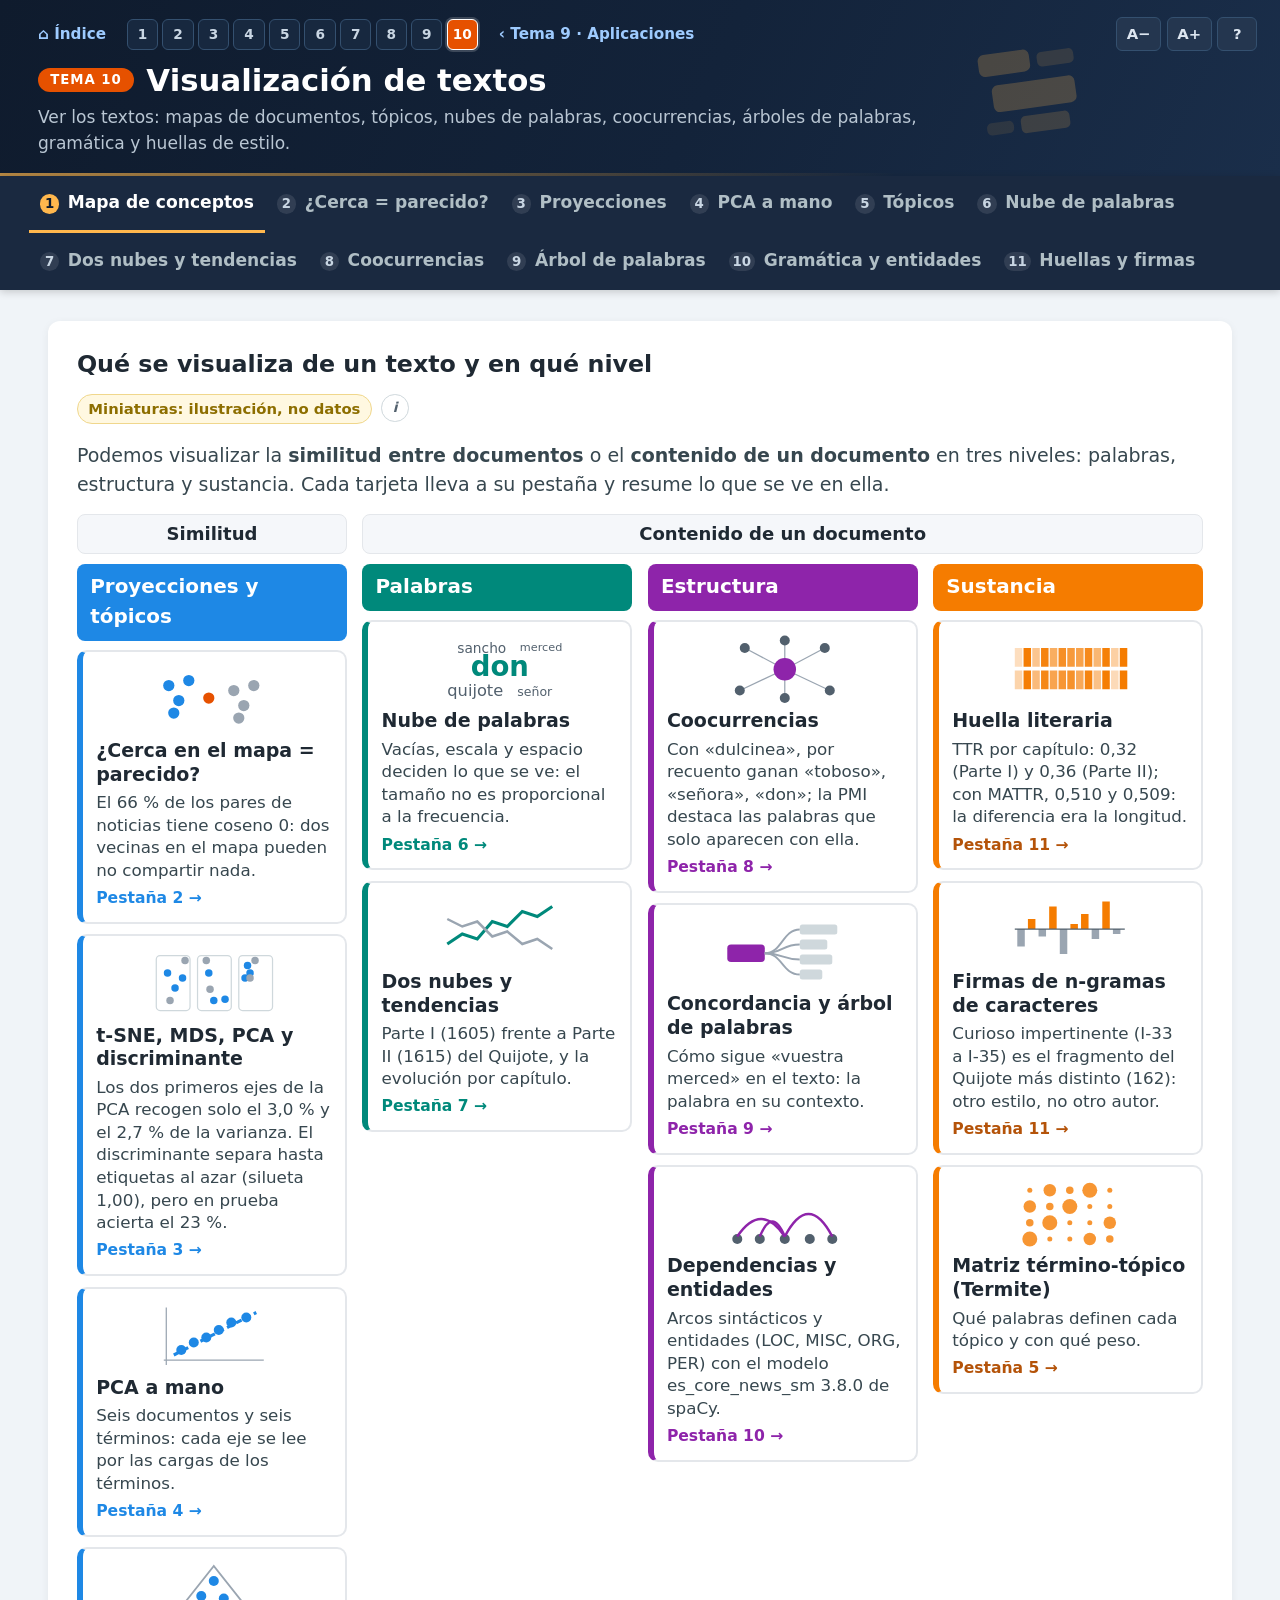
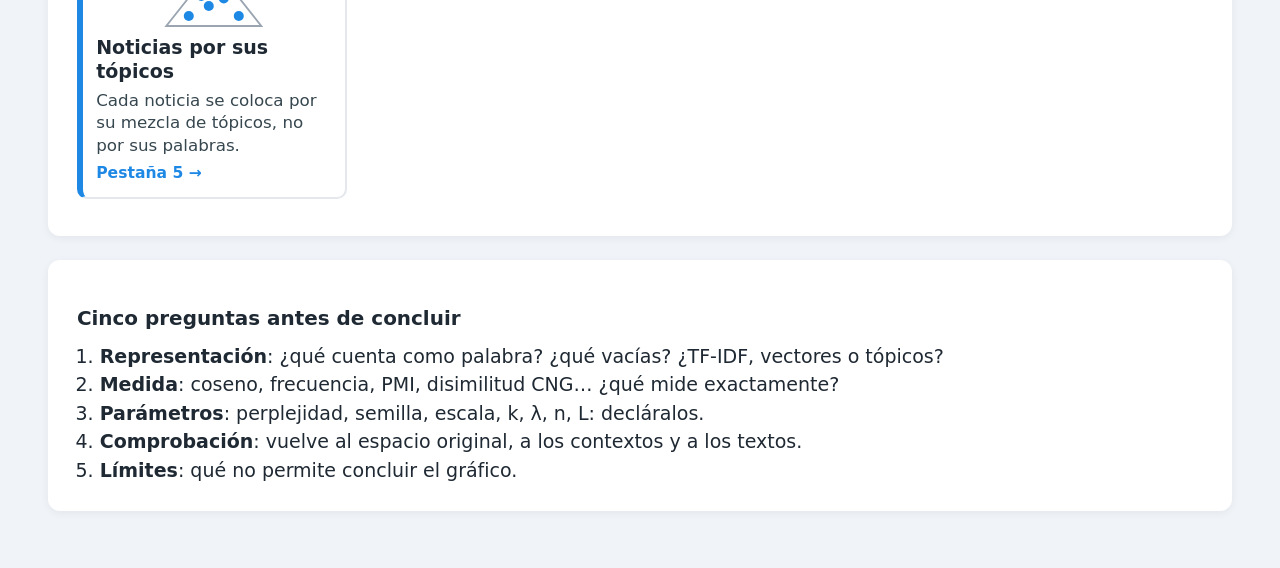
<file: 10_visualizacion.html>
<!DOCTYPE html>
<html lang="es-ES">
<head>
<meta charset="UTF-8">
<meta name="viewport" content="width=device-width, initial-scale=1.0">
<title>Tema 10 · Visualización de textos — Procesamiento del Lenguaje Natural</title>
<style>
  :root {
    --ink: #1F2933; --ink2: #52606D; --muted: #9AA5B1; --line: #E4E7EB; --soft: #F5F7FA;
    --dark: #0F1B2D; --unir: #219BC3;
    --texto: #1E88E5; --estad: #00897B; --neuronal: #8E24AA; --aplic: #F57C00; --gris: #52606D;
    --texto-l: #E3F2FD; --estad-l: #E0F2F1; --neuronal-l: #F3E5F5; --aplic-l: #FFF3E0;
    --ok: #2E7D32; --ok-l: #E8F5E9; --bad: #C62828; --bad-l: #FFEBEE; --warn: #8D6E00; --warn-l: #FFF8E1;
  }
  * { box-sizing: border-box; margin: 0; padding: 0; }
  body { font-family: system-ui, -apple-system, "Segoe UI", Roboto, Arial, sans-serif; background: #F0F4F8; color: var(--ink); line-height: 1.5; }
  a { color: #1565C0; }
  .header { background: var(--dark); color: #fff; padding: 1.6rem 2rem 1.2rem; }
  .header h1 { font-size: 1.6rem; margin-bottom: .25rem; }
  .header p { color: #B0BEC5; font-size: .95rem; }
  .header a { color: #8AB4F8; }
  .tabs { display: flex; flex-wrap: wrap; background: #1A2940; padding: 0 1.5rem; }
  .tab { background: none; border: none; border-bottom: 3px solid transparent; color: #B0BEC5; padding: .75rem .9rem; font: inherit; font-weight: 600; font-size: .9rem; cursor: pointer; }
  .tab:hover, .tab:focus-visible { color: #fff; outline: none; }
  .tab[aria-selected="true"] { color: #fff; border-bottom-color: #FFB74D; }
  .content { max-width: 1160px; margin: 1.6rem auto 3rem; padding: 0 1.2rem; }
  .panel { display: none; }
  .panel.active { display: block; }
  .card { background: #fff; border-radius: 12px; padding: 1.4rem 1.5rem; margin-bottom: 1.3rem; box-shadow: 0 2px 8px rgba(0,0,0,.06); }
  .card h2 { font-size: 1.25rem; margin-bottom: .6rem; }
  .card h3 { font-size: 1.05rem; margin: .9rem 0 .4rem; }
  .card p { color: #37474F; margin-bottom: .8rem; }
  .meta { display: flex; flex-wrap: wrap; gap: .5rem; margin-bottom: .9rem; }
  .tag { display: inline-block; font-size: .78rem; font-weight: 700; padding: .15rem .55rem; border-radius: 999px; background: var(--soft); color: var(--ink2); border: 1px solid var(--line); }
  .tag.real { background: var(--ok-l); color: #1B5E20; border-color: #A5D6A7; }
  .tag.pre { background: var(--texto-l); color: #0D47A1; border-color: #90CAF9; }
  .tag.illus { background: var(--warn-l); color: var(--warn); border-color: #F0D78C; }
  .info { background: var(--aplic-l); border-left: 4px solid var(--aplic); padding: .8rem 1rem; border-radius: 0 8px 8px 0; margin: .8rem 0; color: #5D3A00; }
  .warnbox { background: var(--warn-l); border-left: 4px solid #F0B400; padding: .7rem 1rem; border-radius: 0 8px 8px 0; margin: .6rem 0; color: #5D4600; font-size: .93rem; }
  .badbox { background: var(--bad-l); border-left: 4px solid var(--bad); padding: .7rem 1rem; border-radius: 0 8px 8px 0; margin: .6rem 0; color: #8E1B1B; font-size: .93rem; }
  .btn { font: inherit; font-weight: 600; font-size: .88rem; padding: .45rem 1rem; border-radius: 6px; border: 1px solid transparent; cursor: pointer; }
  .btn-main { background: #E65100; color: #fff; }
  .btn-main:hover { background: #BF360C; }
  .btn-gray { background: #ECEFF1; color: #37474F; border-color: #CFD8DC; }
  .btn-gray:hover { background: #CFD8DC; }
  .btn:focus-visible, select:focus-visible, textarea:focus-visible, input:focus-visible, .seg:focus-visible, td.clic:focus-visible { outline: 3px solid #FFB74D; outline-offset: 2px; }
  .row { display: flex; flex-wrap: wrap; gap: .7rem; align-items: center; margin: .6rem 0; }
  label.inline { display: inline-flex; gap: .4rem; align-items: center; cursor: pointer; }
  select, textarea, input[type=text], input[type=number] { font: inherit; padding: .4rem .6rem; border: 1px solid #CFD8DC; border-radius: 6px; background: #fff; color: var(--ink); }
  select { max-width: 100%; }
  textarea { width: 100%; min-height: 6rem; resize: vertical; font-size: .92rem; }
  input[type=number] { width: 4.6rem; }
  input[type=range] { width: 11rem; }
  .grid2 { display: grid; grid-template-columns: repeat(auto-fit, minmax(330px, 1fr)); gap: 1rem; }
  .box { border: 1px solid var(--line); border-radius: 10px; padding: 1rem; background: var(--soft); }
  .box h3 { margin-top: 0; }
  .big { font-size: 1.7rem; font-weight: 800; color: var(--ink); }
  .small { font-size: .85rem; color: var(--ink2); }
  .stats { display: flex; flex-wrap: wrap; gap: 1.4rem; margin: .5rem 0; }
  .stats div { min-width: 120px; }
  .seggroup { display: flex; flex-wrap: wrap; gap: .4rem; margin: .4rem 0 .8rem; }
  .seg { font: inherit; font-size: .9rem; padding: .32rem .8rem; border-radius: 999px; border: 1px solid #CFD8DC; background: #fff; cursor: pointer; color: var(--ink); }
  .seg[aria-pressed="true"] { background: var(--dark); color: #fff; border-color: var(--dark); }
  table { border-collapse: collapse; width: 100%; font-size: .92rem; }
  th, td { text-align: left; padding: .35rem .5rem; border-bottom: 1px solid var(--line); vertical-align: top; }
  th { background: var(--dark); color: #fff; font-weight: 600; }
  td.num, th.num { text-align: right; font-variant-numeric: tabular-nums; }
  td.clic { cursor: pointer; }
  td.clic:hover { background: var(--aplic-l); }
  tr.hl td { background: var(--warn-l); }
  td.malo { background: var(--bad-l); color: #8E1B1B; font-weight: 700; }
  td.bueno { background: var(--ok-l); color: #1B5E20; font-weight: 700; }
  .scroll { overflow: auto; max-height: 26rem; border: 1px solid var(--line); border-radius: 8px; }
  code, .mono { font-family: Menlo, Consolas, monospace; font-size: .9em; }
  .feedback { margin-top: .5rem; padding: .6rem .8rem; border-radius: 8px; font-size: .92rem; display: none; }
  .feedback.show { display: block; }
  .feedback.ok { background: var(--ok-l); color: #1B5E20; }
  .feedback.bad { background: var(--bad-l); color: #8E1B1B; }
  svg text { font-family: system-ui, -apple-system, "Segoe UI", Roboto, Arial, sans-serif; }
  .legend { display: flex; flex-wrap: wrap; gap: .9rem; font-size: .88rem; margin: .3rem 0; }
  .legend span::before { content: "●"; margin-right: .3rem; color: var(--c); }
  .legend span.hueco::before { content: "○"; }
  canvas { max-width: 100%; border: 1px solid var(--line); border-radius: 8px; background: #fff; }
  .kwic td.izq { text-align: right; color: var(--ink2); }
  .kwic td.raiz { font-weight: 700; color: #E65100; text-align: center; white-space: nowrap; }
  .kwic td.der { color: var(--ink2); }
  .ent { padding: .05rem .3rem; border-radius: 4px; font-weight: 600; }
  .ent sup { font-size: .68rem; font-weight: 800; margin-left: .2rem; }
  .q { border: 1px solid var(--line); border-radius: 10px; padding: .9rem 1rem; margin-bottom: .8rem; background: #fff; }
  .q p { margin-bottom: .5rem; font-weight: 600; color: var(--ink); }
  .q .seggroup { margin-bottom: .2rem; }
  .pix { display: grid; gap: 2px; }
  .pix div { width: 22px; height: 22px; border-radius: 3px; cursor: default; }
  .pix div.sel { outline: 3px solid var(--bad); outline-offset: -1px; }
  footer { max-width: 1160px; margin: 0 auto 2.5rem; padding: 0 1.2rem; color: var(--ink2); font-size: .85rem; }
  /* modo clase: mapa del tema */
  .mt-sup { display: grid; grid-template-columns: repeat(4, minmax(0, 1fr)); gap: .8rem; margin-top: .4rem; }
  .mt-sup div { font-weight: 800; font-size: .95rem; padding: .3rem .6rem; border-radius: 8px; background: var(--soft); border: 1px solid var(--line); text-align: center; }
  .mt-cols { display: grid; grid-template-columns: repeat(4, minmax(0, 1fr)); gap: .8rem; margin-top: .5rem; }
  .mt-col h3 { margin: 0 0 .5rem; color: #fff; padding: .45rem .7rem; border-radius: 8px; font-size: 1.05rem; }
  .mt-card { display: block; width: 100%; text-align: left; font: inherit; color: var(--ink); background: #fff; border: 2px solid var(--line); border-left-width: 6px; border-radius: 10px; padding: .6rem .7rem; margin-bottom: .55rem; cursor: pointer; }
  .mt-card:hover, .mt-card:focus-visible { background: var(--soft); outline: none; }
  .mt-card svg { display: block; width: 100%; height: 70px; margin-bottom: .3rem; }
  .mt-card b { display: block; font-size: 1rem; line-height: 1.25; }
  .mt-card .hall { display: block; font-size: .88rem; color: #37474F; margin-top: .25rem; line-height: 1.35; }
  .mt-card .ir { display: block; font-size: .82rem; font-weight: 800; margin-top: .3rem; }
</style>
<link rel="icon" href="comun/icono.svg" type="image/svg+xml">
<link rel="stylesheet" href="comun/clase.css">
</head>
<body class="bloque-aplic">
<header class="header">
  <nav class="migas" aria-label="Navegación entre temas"><a class="inicio" href="index.html">⌂ Índice</a><span class="chips"><a href="01_introduccion.html" style="--c:#1E88E5" title="Tema 1 · Introducción">1</a><a href="02_texto_como_dato.html" style="--c:#1E88E5" title="Tema 2 · El texto como dato">2</a><a href="03_extraccion_informacion.html" style="--c:#1E88E5" title="Tema 3 · Extracción de información">3</a><a href="04_modelado_lenguaje.html" style="--c:#00897B" title="Tema 4 · Modelado del lenguaje">4</a><a href="05_modelado_neuronal.html" style="--c:#8E24AA" title="Tema 5 · Modelado neuronal (I)">5</a><a href="06_topicos.html" style="--c:#00897B" title="Tema 6 · Tópicos">6</a><a href="07_sentimientos.html" style="--c:#E65100" title="Tema 7 · Sentimientos">7</a><a href="08_modelado_neuronal_ii.html" style="--c:#8E24AA" title="Tema 8 · Modelado neuronal (II)">8</a><a href="09_aplicaciones.html" style="--c:#E65100" title="Tema 9 · Aplicaciones">9</a><a href="10_visualizacion.html" style="--c:#E65100" title="Tema 10 · Visualización" aria-current="page">10</a></span><a class="ant" href="09_aplicaciones.html">‹ Tema 9 · Aplicaciones</a></nav>
  <h1><span class="num-tema">TEMA 10</span>Visualización de textos</h1>
  <p>Ver los textos: mapas de documentos, tópicos, nubes de palabras, coocurrencias, árboles de palabras, gramática y huellas de estilo.</p>
  <div class="header-glifo"><svg viewBox="0 0 48 48" aria-hidden="true" focusable="false"><g fill="currentColor"><rect x="4" y="8" width="21" height="9" rx="2.5"/><rect x="28" y="10" width="15" height="6" rx="2" fill-opacity=".6"/><rect x="8" y="21" width="34" height="11" rx="2.5"/><rect x="4" y="36" width="11" height="5" rx="2" fill-opacity=".45"/><rect x="18" y="35" width="20" height="7" rx="2" fill-opacity=".75"/></g></svg></div>
</header>
<div class="tabs" role="tablist" aria-label="Pestañas de la demo">
  <button class="tab" role="tab" id="t-mapa" aria-controls="p-mapa" aria-selected="true"><span class="tab-n">1</span> Mapa de conceptos</button>
  <button class="tab" role="tab" id="t-cerca" aria-controls="p-cerca" aria-selected="false"><span class="tab-n">2</span> ¿Cerca = parecido?</button>
  <button class="tab" role="tab" id="t-proy" aria-controls="p-proy" aria-selected="false"><span class="tab-n">3</span> Proyecciones</button>
  <button class="tab" role="tab" id="t-pca" aria-controls="p-pca" aria-selected="false"><span class="tab-n">4</span> PCA a mano</button>
  <button class="tab" role="tab" id="t-top" aria-controls="p-top" aria-selected="false"><span class="tab-n">5</span> Tópicos</button>
  <button class="tab" role="tab" id="t-nube" aria-controls="p-nube" aria-selected="false"><span class="tab-n">6</span> Nube de palabras</button>
  <button class="tab" role="tab" id="t-tend" aria-controls="p-tend" aria-selected="false"><span class="tab-n">7</span> Dos nubes y tendencias</button>
  <button class="tab" role="tab" id="t-cooc" aria-controls="p-cooc" aria-selected="false"><span class="tab-n">8</span> Coocurrencias</button>
  <button class="tab" role="tab" id="t-arbol" aria-controls="p-arbol" aria-selected="false"><span class="tab-n">9</span> Árbol de palabras</button>
  <button class="tab" role="tab" id="t-gram" aria-controls="p-gram" aria-selected="false"><span class="tab-n">10</span> Gramática y entidades</button>
  <button class="tab" role="tab" id="t-huella" aria-controls="p-huella" aria-selected="false"><span class="tab-n">11</span> Huellas y firmas</button>
</div>
<main class="content">

<!-- ============================================================ 1 -->
<section class="panel active" id="p-mapa" role="tabpanel" aria-labelledby="t-mapa">
  <div class="card">
    <h2>Qué se visualiza de un texto y en qué nivel</h2>
    <div class="meta"><span class="tag real">Hallazgos calculados con los datos de esta demo</span><span class="tag illus">Miniaturas: ilustración, no datos</span></div>
    <p>Podemos visualizar la <b>similitud entre documentos</b> o el <b>contenido de un documento</b> en tres niveles: palabras, estructura y sustancia. Cada tarjeta lleva a su pestaña y resume lo que se ve en ella.</p>
    <div class="mt-sup"><div>Similitud</div><div style="grid-column: 2 / span 3">Contenido de un documento</div></div>
    <div class="mt-cols" id="mapa-tema"></div>
  </div>
  <div class="card">
    <h3>Cinco preguntas antes de concluir</h3>
    <ol style="margin-left:1.2rem">
      <li><b>Representación</b>: ¿qué cuenta como palabra? ¿qué vacías? ¿TF-IDF, vectores o tópicos?</li>
      <li><b>Medida</b>: coseno, frecuencia, PMI, disimilitud CNG… ¿qué mide exactamente?</li>
      <li><b>Parámetros</b>: perplejidad, semilla, escala, k, λ, n, L: decláralos.</li>
      <li><b>Comprobación</b>: vuelve al espacio original, a los contextos y a los textos.</li>
      <li><b>Límites</b>: qué no permite concluir el gráfico.</li>
    </ol>
  </div>
</section>

<!-- ============================================================ 2 -->
<section class="panel" id="p-cerca" role="tabpanel" aria-labelledby="t-cerca">
  <div class="card">
    <h2>¿Dos noticias cercanas en el mapa se parecen?</h2>
    <div class="meta"><span class="tag pre">Mapa t-SNE precalculado con scikit-learn 1.9.1</span><span class="tag real">Coseno y vecinos calculados en el navegador</span></div>
    <p>92 noticias ficticias del Tema 6 con TF-IDF de lemas de contenido (311 lemas). Elige una noticia o pulsa un punto: se marcan sus <b>5 vecinos en el mapa</b> (círculo naranja) y sus <b>5 vecinos reales</b> por coseno (cuadrado azul).</p>
    <div class="row">
      <label class="inline">Mapa <select id="cerca-mapa"></select></label>
      <label class="inline">Noticia <select id="cerca-doc"></select></label>
      <button class="btn btn-main" id="cerca-peor">Ver el par más engañoso</button>
    </div>
    <div class="grid2">
      <div><svg id="cerca-svg" viewBox="0 0 520 420" role="img" aria-label="Mapa de las noticias"></svg><div class="legend" id="cerca-leyenda"></div></div>
      <div><div id="cerca-info"></div><div class="scroll" style="max-height:20rem"><table id="cerca-tabla"></table></div></div>
    </div>
    <div class="stats" id="cerca-stats"></div>
  </div>
</section>

<!-- ============================================================ 3 -->
<section class="panel" id="p-proy" role="tabpanel" aria-labelledby="t-proy">
  <div class="card">
    <h2>Proyecciones de las mismas 92 noticias</h2>
    <div class="meta"><span class="tag pre">Coordenadas y medidas precalculadas con scikit-learn 1.9.1</span></div>
    <p>Cambia la técnica y sus parámetros. Las medidas comparan los 5 vecinos de cada noticia en el mapa con los del espacio original: <b>confianza</b> (trustworthiness), <b>comunes</b> y <b>misma sección</b> (en el espacio original es del <span id="proy-orig"></span>).</p>
    <div class="seggroup" id="proy-metodo" role="group" aria-label="Técnica"></div>
    <div class="row" id="proy-params"></div>
    <div class="grid2">
      <div><svg id="proy-svg" viewBox="0 0 520 420" role="img" aria-label="Proyección"></svg><div class="legend" id="proy-leyenda"></div></div>
      <div><div class="stats" id="proy-stats"></div><div id="proy-nota"></div></div>
    </div>
  </div>
  <div class="card">
    <h3>Discriminante lineal: separa lo que le digas</h3>
    <div class="meta"><span class="tag pre">Precalculado (LinearDiscriminantAnalysis, solver="eigen", shrinkage=0,01)</span></div>
    <p>60 noticias de entrenamiento (puntos) y 20 de prueba (círculos). Con etiquetas repartidas al azar también separa en entrenamiento; solo la prueba lo delata.</p>
    <div class="seggroup" id="lda-modo" role="group" aria-label="Etiquetas"></div>
    <div class="grid2"><svg id="lda-svg" viewBox="0 0 520 380" role="img" aria-label="Discriminante lineal"></svg><div id="lda-info"></div></div>
  </div>
</section>

<!-- ============================================================ 4 -->
<section class="panel" id="p-pca" role="tabpanel" aria-labelledby="t-pca">
  <div class="card">
    <h2>PCA a mano: seis documentos, seis términos</h2>
    <div class="meta"><span class="tag real">Calculado en el navegador (= scikit-learn)</span></div>
    <p>Edita los recuentos. El PCA se calcula con los autovectores de la covarianza; el signo de cada componente sigue la convención de scikit-learn (la mayor carga, positiva).</p>
    <div class="grid2">
      <div><div class="scroll" style="max-height:none"><table id="pca-tabla"></table></div>
        <div class="row"><button class="btn btn-gray" id="pca-reset">Restaurar</button></div>
        <div id="pca-cargas"></div></div>
      <div><svg id="pca-svg" viewBox="0 0 480 380" role="img" aria-label="Plano de las dos componentes"></svg><div class="stats" id="pca-stats"></div></div>
    </div>
  </div>
</section>

<!-- ============================================================ 5 -->
<section class="panel" id="p-top" role="tabpanel" aria-labelledby="t-top">
  <div class="card">
    <h2>Las noticias situadas por sus tópicos (10.5)</h2>
    <div class="meta"><span class="tag pre">Mezclas θ del NMF de 4 tópicos precalculadas</span><span class="tag real">RadViz calculado en el navegador</span></div>
    <p>Cada tópico es un ancla del círculo y cada noticia se coloca en la media de las anclas ponderada por su mezcla. Cambia el orden de las anclas: las posiciones cambian, las mezclas no. Pulsa un punto para ver su θ.</p>
    <div class="seggroup" id="rv-orden" role="group" aria-label="Orden de las anclas"></div>
    <div class="grid2"><svg id="rv-svg" viewBox="0 0 640 470" role="img" aria-label="RadViz"></svg><div id="rv-info"></div></div>
  </div>
  <div class="card">
    <h3>Matriz término-tópico y relevancia (10.9, Termite y LDAvis)</h3>
    <div class="meta"><span class="tag real">Relevancia calculada en el navegador</span></div>
    <p>r(w, k | λ) = λ log φ<sub>kw</sub> + (1 − λ) log(φ<sub>kw</sub> / p<sub>w</sub>). Con λ = 1 se ordena por probabilidad; con λ = 0, por especificidad. Sievert y Shirley (2014) encontraron un valor útil hacia 0,6.</p>
    <div class="row"><label class="inline">λ <input type="range" id="rel-lam" min="0" max="1" step="0.1" value="0.6"> <b id="rel-lam-v">0,6</b></label>
      <label class="inline">Términos por tópico <input type="number" id="rel-k" min="3" max="10" value="6"></label></div>
    <div class="grid2"><svg id="rel-svg" viewBox="0 0 520 520" role="img" aria-label="Matriz término-tópico"></svg><div id="rel-tabla"></div></div>
  </div>
</section>

<!-- ============================================================ 6 -->
<section class="panel" id="p-nube" role="tabpanel" aria-labelledby="t-nube">
  <div class="card">
    <h2>Nube de palabras: cada decisión cambia lo que se ve</h2>
    <div class="meta"><span class="tag real">Frecuencias calculadas en el navegador</span><span class="tag illus">Disposición con un algoritmo propio del mismo principio que WordCloud (no es la biblioteca)</span></div>
    <div class="row">
      <label class="inline">Texto <select id="nube-corpus"></select></label>
      <label class="inline">Palabras vacías <select id="nube-vac">
        <option value="ninguna">ninguna</option><option value="ingles">las de WordCloud (inglés, 192)</option>
        <option value="spacy" selected>spaCy (español, 521)</option><option value="spacy_pol">spaCy salvo las de polaridad</option></select></label>
      <label class="inline">relative_scaling <select id="nube-rs"><option>0</option><option selected>0,5</option><option>1</option></select></label>
      <label class="inline">Palabras <input type="number" id="nube-n" min="10" max="150" value="60"></label>
      <label class="inline">Semilla <input type="number" id="nube-semilla" min="0" max="99" value="0"></label>
      <label class="inline">Ocupación <select id="nube-ocup"><option value="pix" selected>píxeles</option><option value="caja">cajas</option></select></label>
    </div>
    <div class="grid2">
      <div><canvas id="nube-canvas" width="720" height="380" aria-label="Nube de palabras"></canvas><div class="small" id="nube-estado"></div></div>
      <div><div class="scroll" style="max-height:24rem"><table id="nube-tabla"></table></div></div>
    </div>
    <div class="warnbox">La posición y el color no significan nada. El tamaño depende de la frecuencia, de la escala y del espacio libre: si una palabra no cabe, se encoge (la columna «encogida» lo indica).</div>
  </div>
</section>

<!-- ============================================================ 7 -->
<section class="panel" id="p-tend" role="tabpanel" aria-labelledby="t-tend">
  <div class="card">
    <h2>Dos nubes: Parte I (1605) frente a Parte II (1615) del Quijote</h2>
    <div class="meta"><span class="tag real">Calculado en el navegador</span></div>
    <p>Cada palabra se coloca según el log<sub>2</sub> de su frecuencia relativa (con suavizado de Laplace) en la Parte II frente a la I; el tamaño indica sus apariciones totales. Palabras vacías de spaCy.</p>
    <div class="row"><label class="inline">Más frecuentes de cada parte <input type="number" id="dos-n" min="20" max="300" value="100"></label> <span class="small" id="dos-comunes"></span></div>
    <svg id="dos-svg" viewBox="0 0 1060 360" role="img" aria-label="Comparación de las dos partes"></svg>
  </div>
  <div class="card">
    <h3>Tendencias por capítulo</h3>
    <div class="meta"><span class="tag real">Calculado en el navegador</span></div>
    <p>Apariciones por 1000 palabras en cada capítulo (palabras con 20 apariciones o más en el libro). El eje x es el <b>orden de lectura</b>, no el tiempo.</p>
    <div class="row"><label class="inline">Palabras (separadas por comas) <input type="text" id="tend-pal" value="dulcinea, rocinante, ínsula, duquesa" style="min-width:22rem"></label>
      <label class="inline">Media móvil <select id="tend-v"><option>1</option><option>3</option><option selected>5</option><option>9</option></select></label></div>
    <svg id="tend-svg" viewBox="0 0 1060 330" role="img" aria-label="Tendencias por capítulo"></svg>
    <div class="small" id="tend-info"></div>
  </div>
</section>

<!-- ============================================================ 8 -->
<section class="panel" id="p-cooc" role="tabpanel" aria-labelledby="t-cooc">
  <div class="card">
    <h2>Coocurrencias de palabras: «cielo»</h2>
    <div class="meta"><span class="tag real">Calculado en el navegador</span></div>
    <p>Compara distintas formas de medir la coocurrencia en 15 frases: bigramas únicos, pares adyacentes con frecuencia, palabras de una misma frase y ventanas de contexto.</p>
    <div class="seggroup" id="cooc-metodo" role="group" aria-label="Método"></div>
    <div class="row"><label class="inline">Objetivo <input type="text" id="cooc-obj" value="cielo"></label>
      <label class="inline">Ventana ± <input type="number" id="cooc-k" min="1" max="6" value="2"></label></div>
    <div class="grid2"><svg id="cooc-svg" viewBox="0 0 520 420" role="img" aria-label="Grafo de coocurrencias"></svg><div id="cooc-tabla"></div></div>
  </div>
  <div class="card">
    <h3>Frecuencia frente a asociación en el Quijote (PMI por oraciones)</h3>
    <div class="meta"><span class="tag pre">Recuentos por oración precalculados (8.874 oraciones)</span><span class="tag real">PMI calculada en el navegador</span></div>
    <div class="row"><label class="inline">Palabra <select id="pmi-obj"></select></label>
      <label class="inline">Mínimo de oraciones compartidas <input type="number" id="pmi-min" min="2" max="30" value="5"></label></div>
    <div class="grid2"><div id="pmi-rec"></div><div id="pmi-pmi"></div></div>
  </div>
</section>

<!-- ============================================================ 9 -->
<section class="panel" id="p-arbol" role="tabpanel" aria-labelledby="t-arbol">
  <div class="card">
    <h2>Concordancia y árbol de palabras (Word Tree)</h2>
    <div class="meta"><span class="tag real">Árbol calculado en el navegador</span></div>
    <div class="row">
      <label class="inline">Corpus <select id="arb-corpus"><option value="q">Quijote (raíces precalculadas)</option><option value="r">Reseñas del Tema 7 (cualquier raíz)</option></select></label>
      <label class="inline">Raíz <select id="arb-raiz-q"></select><input type="text" id="arb-raiz-r" value="calidad" style="display:none"></label>
      <label class="inline">Ramas <input type="number" id="arb-ramas" min="1" max="8" value="4"></label>
      <label class="inline">Mínimo <input type="number" id="arb-min" min="1" max="50" value="8"></label>
    </div>
    <svg id="arb-svg" viewBox="0 0 1060 420" role="img" aria-label="Árbol de palabras"></svg>
    <h3>Concordancia (palabra clave en contexto)</h3>
    <div class="scroll" style="max-height:16rem"><table class="kwic" id="arb-kwic"></table></div>
  </div>
</section>

<!-- ============================================================ 10 -->
<section class="panel" id="p-gram" role="tabpanel" aria-labelledby="t-gram">
  <div class="card">
    <h2>Árboles de dependencias</h2>
    <div class="meta"><span class="tag pre">Análisis precalculados con spaCy 3.8.16 (es_core_news_sm 3.8.0)</span></div>
    <div class="row"><label class="inline">Frase <select id="dep-frase"></select></label></div>
    <svg id="dep-svg" viewBox="0 0 1060 300" role="img" aria-label="Arcos de dependencias"></svg>
    <div id="dep-tabla"></div>
    <div class="warnbox">Es la salida de un modelo pequeño: en «Sancho Panza seguía a su señor por los caminos de la Mancha», «caminos» sale como objeto directo (obj) cuando es un complemento con preposición (obl).</div>
  </div>
  <div class="card">
    <h3>Entidades nombradas (ejercicio 10, en español)</h3>
    <div class="meta"><span class="tag pre">Precalculado con spaCy</span></div>
    <div id="ent-lista"></div>
    <p class="small" id="ent-nota"></p>
  </div>
</section>

<!-- ============================================================ 11 -->
<section class="panel" id="p-huella" role="tabpanel" aria-labelledby="t-huella">
  <div class="card">
    <h2>Huella literaria del Quijote: un cuadrado por capítulo</h2>
    <div class="meta"><span class="tag pre">Rasgos por capítulo precalculados</span><span class="tag">Keim y Oelke, 2007</span></div>
    <div class="seggroup" id="hu-rasgo" role="group" aria-label="Rasgo"></div>
    <div class="grid2"><div id="hu-grid"></div><div id="hu-info"></div></div>
  </div>
  <div class="card">
    <h3>Firma relativa de n-gramas de caracteres (Jankowska et al., 2012)</h3>
    <div class="meta"><span class="tag real">Perfiles y disimilitud dirigida calculados en el navegador (= Python)</span></div>
    <p>Base: capítulos 1-8 de la Parte I (20.000 caracteres). Elige un fragmento o pega tu texto (mejor 20.000 caracteres o más).</p>
    <p class="small">Adaptación didáctica de CNG: sumamos [2(f<sub>base</sub> − f<sub>objetivo</sub>)/(f<sub>base</sub> + f<sub>objetivo</sub>)]² solo sobre los L n-gramas más frecuentes de la base. Es una medida dirigida: invertir base y objetivo puede cambiar el resultado. La CNG simétrica usa la unión de los dos perfiles truncados (<a href="https://aclanthology.org/C14-1038/">Jankowska et al., 2014, ec. 1</a>).</p>
    <div class="row">
      <label class="inline">Objetivo <select id="fi-obj"></select></label>
      <label class="inline">n <select id="fi-n"><option>2</option><option>3</option><option selected>4</option><option>5</option></select></label>
      <label class="inline">L <select id="fi-L"><option>100</option><option selected>300</option><option>500</option></select></label>
    </div>
    <textarea id="fi-texto" placeholder="Pega aquí un texto propio y elige «Texto pegado» en Objetivo" aria-label="Texto propio"></textarea>
    <div class="grid2"><svg id="fi-svg" viewBox="0 0 520 360" role="img" aria-label="Firmas"></svg><div><div class="stats" id="fi-stats"></div><div id="fi-tabla"></div></div></div>
    <div class="warnbox">Una firma distinta indica otro estilo, que puede deberse al género, al tema, a la época o a una traducción. No prueba por sí sola quién escribió el texto.</div>
  </div>
</section>

</main>

<script src="comun/clase.js"></script>
<script src="10_visualizacion_lib.js"></script>
<script src="10_visualizacion_datos.js"></script>
<script>
(function () {
  "use strict";
  const L = window.T10, D = window.DATOS10;
  const $ = (id) => document.getElementById(id);
  const SVGNS = "http://www.w3.org/2000/svg";
  const SEC = ["economía", "deportes", "salud", "tecnología", "cultura"];
  const COL = { "economía": "#1E88E5", "deportes": "#00897B", "salud": "#8E24AA", "tecnología": "#F57C00", "cultura": "#52606D" };
  const TOPIC = ["#1E88E5", "#00897B", "#8E24AA", "#F57C00", "#52606D", "#C62828"];
  const dec = L.dec;
  const esc = (s) => String(s).replace(/[&<>"]/g, (c) => ({ "&": "&amp;", "<": "&lt;", ">": "&gt;", '"': "&quot;" }[c]));
  const VAC = new Set(D.vacias), POL = new Set(D.polares);
  const VAC_OP = new Set(D.vacias.filter((w) => !POL.has(w)));
  const ENG = new Set(D.stopwords_wordcloud);

  function el(tag, attrs, padre) {
    const e = document.createElementNS(SVGNS, tag);
    for (const k in attrs) e.setAttribute(k, attrs[k]);
    if (padre) padre.appendChild(e);
    return e;
  }
  function texto(padre, x, y, t, a) {
    const e = el("text", Object.assign({ x, y, "font-size": 13, fill: "#1F2933" }, a || {}), padre);
    e.textContent = t;
    return e;
  }
  function limpiar(svg) { while (svg.firstChild) svg.removeChild(svg.firstChild); }
  function escala(Y, w, h, m) {
    const xs = Y.map((p) => p[0]), ys = Y.map((p) => p[1]);
    const x0 = Math.min(...xs), x1 = Math.max(...xs), y0 = Math.min(...ys), y1 = Math.max(...ys);
    return (p) => [m + (p[0] - x0) / (x1 - x0 || 1) * (w - 2 * m), h - m - (p[1] - y0) / (y1 - y0 || 1) * (h - 2 * m)];
  }
  function leyendaSecciones(div) {
    div.innerHTML = SEC.map((s) => `<span style="--c:${COL[s]}" class="${s === "cultura" ? "hueco" : ""}">${s}</span>`).join("");
  }
  function punto(svg, xy, s, r, extra) {
    const c = el("circle", Object.assign({ cx: xy[0], cy: xy[1], r: r || 5, fill: s === "cultura" ? "#fff" : COL[s],
      stroke: COL[s], "stroke-width": s === "cultura" ? 1.8 : 0.8, opacity: 0.9 }, extra || {}), svg);
    return c;
  }
  function segs(div, opciones, valor, cb) {
    div.innerHTML = "";
    opciones.forEach(([v, t]) => {
      const b = document.createElement("button");
      b.className = "seg"; b.type = "button"; b.textContent = t;
      b.setAttribute("aria-pressed", String(v === valor));
      b.addEventListener("click", () => { div.querySelectorAll(".seg").forEach((x) => x.setAttribute("aria-pressed", "false")); b.setAttribute("aria-pressed", "true"); cb(v); });
      div.appendChild(b);
    });
  }
  function opciones(sel, lista, valor) {
    sel.innerHTML = lista.map(([v, t]) => `<option value="${esc(v)}"${v === valor ? " selected" : ""}>${esc(t)}</option>`).join("");
  }
  const pct = (x, d) => dec(100 * x, d == null ? 0 : d) + " %";

  // ---------------------------------------------------------------- pestañas
  const tabs = Array.from(document.querySelectorAll(".tab"));
  const iniciadas = {};
  function activar(t) {
    tabs.forEach((x) => { x.setAttribute("aria-selected", String(x === t)); x.tabIndex = x === t ? 0 : -1; });
    document.querySelectorAll(".panel").forEach((p) => p.classList.toggle("active", p.id === t.getAttribute("aria-controls")));
    const id = t.getAttribute("aria-controls");
    if (!iniciadas[id] && INIT[id]) { iniciadas[id] = true; INIT[id](); }
  }
  tabs.forEach((t, i) => {
    t.addEventListener("click", () => activar(t));
    t.addEventListener("keydown", (e) => {
      if (e.key === "ArrowRight" || e.key === "ArrowLeft") {
        const j = (i + (e.key === "ArrowRight" ? 1 : tabs.length - 1)) % tabs.length;
        activar(tabs[j]); tabs[j].focus(); e.preventDefault();
      }
    });
  });

  const INIT = {};

  // ================================================================ 1 · el tema
  INIT["p-mapa"] = function () {
    // Miniaturas dibujadas (ilustración) y hallazgos leídos de DATOS10
    const g = {
      paneles: (c) => [4, 37, 70].map((x0, p) => `<rect x="${x0}" y="6" width="27" height="44" rx="3" fill="none" stroke="#CFD8DC"/>` + [[6, 10], [12, 22], [18, 14], [8, 32], [20, 36]].map(([dx, dy], k) => `<circle cx="${x0 + ((dx + p * 7 * k) % 22) + 3}" cy="${6 + ((dy + p * 9 * k) % 36) + 4}" r="3" fill="${k < 3 ? c : "#9AA5B1"}"/>`).join("")).join(""),
      puntos: (c) => [[14, 18], [22, 30], [30, 14], [18, 40], [66, 22], [74, 34], [82, 18], [70, 44], [46, 28]].map(([x, y], k) => `<circle cx="${x}" cy="${y}" r="4.5" fill="${k < 4 ? c : k < 8 ? "#9AA5B1" : "#E65100"}"/>`).join(""),
      ejes: (c) => `<line x1="10" y1="48" x2="90" y2="48" stroke="#9AA5B1"/><line x1="12" y1="52" x2="12" y2="6" stroke="#9AA5B1"/>` + [[24, 40], [34, 34], [44, 30], [54, 24], [64, 18], [76, 14]].map(([x, y]) => `<circle cx="${x}" cy="${y}" r="4" fill="${c}"/>`).join("") + `<line x1="18" y1="44" x2="84" y2="10" stroke="${c}" stroke-width="2.5" stroke-dasharray="5 3"/>`,
      triangulo: (c) => `<polygon points="50,4 12,52 88,52" fill="none" stroke="#9AA5B1" stroke-width="1.5"/>` + [[50, 16], [30, 44], [70, 44], [46, 36], [58, 30], [40, 28]].map(([x, y]) => `<circle cx="${x}" cy="${y}" r="4" fill="${c}"/>`).join(""),
      matriz: (c) => [0, 1, 2, 3].flatMap((i) => [0, 1, 2, 3, 4].map((j) => `<circle cx="${18 + j * 16}" cy="${9 + i * 13}" r="${[2, 5, 3, 6, 2][(i + j) % 5]}" fill="${c}" fill-opacity=".8"/>`)).join(""),
      nube: (c) => `<text x="50" y="34" text-anchor="middle" font-size="22" font-weight="800" fill="${c}">don</text><text x="16" y="16" font-size="11" fill="#52606D">sancho</text><text x="66" y="14" font-size="9" fill="#52606D">merced</text><text x="8" y="50" font-size="13" fill="#52606D">quijote</text><text x="64" y="50" font-size="10" fill="#52606D">señor</text>`,
      lineas: (c) => `<polyline points="8,40 20,32 32,36 44,22 56,26 68,14 80,18 92,10" fill="none" stroke="${c}" stroke-width="2.5"/><polyline points="8,20 20,26 32,22 44,34 56,30 68,40 80,36 92,44" fill="none" stroke="#9AA5B1" stroke-width="2"/>`,
      grafo: (c) => [[18, 12], [82, 12], [14, 46], [86, 46], [50, 6], [50, 52]].map(([x, y]) => `<line x1="50" y1="29" x2="${x}" y2="${y}" stroke="#9AA5B1"/><circle cx="${x}" cy="${y}" r="4" fill="#52606D"/>`).join("") + `<circle cx="50" cy="29" r="9" fill="${c}"/>`,
      arbol: (c) => `<rect x="4" y="22" width="30" height="14" rx="3" fill="${c}"/>` + [10, 22, 34, 46].map((y) => `<path d="M34 29 C48 29 48 ${y} 62 ${y}" fill="none" stroke="#9AA5B1" stroke-width="1.5"/><rect x="62" y="${y - 4}" width="${[30, 22, 26, 18][(y - 10) / 12]}" height="8" rx="2" fill="#CFD8DC"/>`).join(""),
      arcos: (c) => [12, 30, 50, 70, 88].map((x) => `<circle cx="${x}" cy="48" r="4" fill="#52606D"/>`).join("") + `<path d="M30 46 Q40 22 50 46" fill="none" stroke="${c}" stroke-width="2"/><path d="M50 46 Q69 10 88 46" fill="none" stroke="${c}" stroke-width="2"/><path d="M12 46 Q31 18 50 46" fill="none" stroke="${c}" stroke-width="2"/>`,
      cuadros: (c) => Array.from({ length: 26 }, (_, k) => `<rect x="${6 + (k % 13) * 7}" y="${12 + Math.floor(k / 13) * 18}" width="6" height="15" fill="${c}" fill-opacity="${(0.25 + 0.75 * Math.abs(Math.sin(k * 1.7))).toFixed(2)}"/>`).join(""),
      firma: (c) => [-14, 8, -6, 18, -20, 4, 12, -8, 22, -4].map((v, k) => `<rect x="${8 + k * 8.5}" y="${v < 0 ? 28 : 28 - v}" width="6" height="${Math.abs(v)}" fill="${v < 0 ? "#9AA5B1" : c}"/>`).join("") + `<line x1="6" y1="28" x2="94" y2="28" stroke="#52606D"/>`,
    };
    const R17 = D.resumen17, HR = D.huella_resumen, FR = D.firmas_resultado.disimilitud_total;
    const quijote = Object.entries(FR).filter(([k]) => !/ficticias/.test(k)).sort((a, b) => b[1] - a[1]);
    const dul = D.cooc_quijote.objetivos.dulcinea.co.slice(0, 3).map((x) => "«" + x[0] + "»").join(", ");
    const COLS = [
      ["Proyecciones y tópicos", "#1E88E5", [
        ["cerca", 2, "puntos", "¿Cerca en el mapa = parecido?", "10.3-10.4", `El ${dec(100 * R17.coseno.pares_coseno_cero / R17.coseno.pares_total, 0)} % de los pares de noticias tiene coseno 0: dos vecinas en el mapa pueden no compartir nada.`],
        ["proy", 3, "paneles", "t-SNE, MDS, PCA y discriminante", "10.4", `Los dos primeros ejes de la PCA recogen solo el ${dec(100 * R17.pca_varianza[0], 1)} % y el ${dec(100 * R17.pca_varianza[1], 1)} % de la varianza. El discriminante separa hasta etiquetas al azar (silueta ${dec(R17.lda.silueta_azar_media, 2)}), pero en prueba acierta el ${dec(100 * R17.lda.acierto_prueba_azar_medio, 0)} %.`],
        ["pca", 4, "ejes", "PCA a mano", "10.4", "Seis documentos y seis términos: cada eje se lee por las cargas de los términos."],
        ["top", 5, "triangulo", "Noticias por sus tópicos", "10.5", "Cada noticia se coloca por su mezcla de tópicos, no por sus palabras."]]],
      ["Palabras", "#00897B", [
        ["nube", 6, "nube", "Nube de palabras", "10.7", "Vacías, escala y espacio deciden lo que se ve: el tamaño no es proporcional a la frecuencia."],
        ["tend", 7, "lineas", "Dos nubes y tendencias", "10.7", "Parte I (1605) frente a Parte II (1615) del Quijote, y la evolución por capítulo."]]],
      ["Estructura", "#8E24AA", [
        ["cooc", 8, "grafo", "Coocurrencias", "10.8", `Con «dulcinea», por recuento ganan ${dul}; la PMI destaca las palabras que solo aparecen con ella.`],
        ["arbol", 9, "arbol", "Concordancia y árbol de palabras", "10.8", "Cómo sigue «vuestra merced» en el texto: la palabra en su contexto."],
        ["gram", 10, "arcos", "Dependencias y entidades", "10.8", `Arcos sintácticos y entidades (${D.modelo_spacy.etiquetas.join(", ")}) con el modelo es_${esc(D.modelo_spacy.nombre)} ${esc(D.modelo_spacy.version)} de spaCy.`]]],
      ["Sustancia", "#F57C00", [
        ["huella", 11, "cuadros", "Huella literaria", "10.9", `TTR por capítulo: ${dec(HR.medias_por_parte.ttr_bruto[0], 2)} (Parte I) y ${dec(HR.medias_por_parte.ttr_bruto[1], 2)} (Parte II); con MATTR, ${dec(HR.medias_por_parte.riqueza_lexica_mattr500[0], 3)} y ${dec(HR.medias_por_parte.riqueza_lexica_mattr500[1], 3)}: la diferencia era la longitud.`],
        ["huella", 11, "firma", "Firmas de n-gramas de caracteres", "10.9", `${esc(quijote[0][0])} es el fragmento del Quijote más distinto (${dec(quijote[0][1], 0)}): otro estilo, no otro autor.`],
        ["top", 5, "matriz", "Matriz término-tópico (Termite)", "10.9", "Qué palabras definen cada tópico y con qué peso."]]],
    ];
    $("mapa-tema").innerHTML = COLS.map(([t, c, cards]) => `<div class="mt-col"><h3 style="background:${c}">${t}</h3>` +
      cards.map(([id, n, gl, tit, ap, hall]) => `<button type="button" class="mt-card" style="border-left-color:${c}" data-ir="${id}"><svg viewBox="0 0 100 56" aria-hidden="true">${g[gl](c)}</svg>` +
        `<b>${tit}</b><span class="hall">${hall}</span><span class="ir" style="color:${c === "#F57C00" ? "#B45309" : c}">Pestaña ${n} →</span></button>`).join("") + "</div>").join("");
    $("mapa-tema").addEventListener("click", (e) => { const b = e.target.closest(".mt-card"); if (b) Clase.irAPestana(b.dataset.ir); });
  };

  // ================================================================ 2 · ¿cerca = parecido?
  INIT["p-cerca"] = function () {
    const N = D.noticias, n = N.ids.length;
    const mapas = [["tsne_p15_s0", "t-SNE, perplejidad 15"], ["tsne_p5_s0", "t-SNE, perplejidad 5"], ["tsne_p30_s0", "t-SNE, perplejidad 30"],
      ["mds", "MDS"], ["pca", "PCA"]];
    opciones($("cerca-mapa"), mapas, "tsne_p15_s0");
    opciones($("cerca-doc"), N.ids.map((id, i) => [String(i), `${id} · ${N.seccion[i]} · ${N.titular[i].slice(0, 60)}`]), String(N.ids.indexOf("d15")));
    leyendaSecciones($("cerca-leyenda"));
    const peor = (() => { // par vecino en el mapa t-SNE (p15) con menor coseno
      const Y = D.mapas.tsne_p15_s0; let best = null;
      for (let i = 0; i < n; i++) {
        const j = L.vecinosMapa(Y, i, 1)[0][0], c = L.cosenoDisperso(N.tfidf[i], N.tfidf[j]);
        if (!best || c < best[2] - 1e-12) best = [i, j, c];
      }
      return best;
    })();
    function pinta() {
      const clave = $("cerca-mapa").value, Y = D.mapas[clave], i = +$("cerca-doc").value;
      const svg = $("cerca-svg"); limpiar(svg);
      const f = escala(Y, 520, 420, 22);
      const vm = L.vecinosMapa(Y, i, 5).map((x) => x[0]);
      const vo = L.vecinosOriginales(N.tfidf, i, 5).map((x) => x[0]);
      for (let j = 0; j < n; j++) {
        const c = punto(svg, f(Y[j]), N.seccion[j], 4.5);
        c.style.cursor = "pointer";
        c.addEventListener("click", () => { $("cerca-doc").value = String(j); pinta(); });
        const t = el("title", {}, c); t.textContent = `${N.ids[j]} · ${N.titular[j]}`;
      }
      vo.forEach((j) => { const p = f(Y[j]); el("rect", { x: p[0] - 8, y: p[1] - 8, width: 16, height: 16, fill: "none", stroke: "#1E88E5", "stroke-width": 2 }, svg); });
      vm.forEach((j) => { const p = f(Y[j]); el("circle", { cx: p[0], cy: p[1], r: 10, fill: "none", stroke: "#F57C00", "stroke-width": 2 }, svg); });
      const p = f(Y[i]);
      el("circle", { cx: p[0], cy: p[1], r: 9, fill: "none", stroke: "#C62828", "stroke-width": 3 }, svg);
      texto(svg, Math.min(p[0] + 12, 440), p[1] - 10, N.ids[i], { "font-weight": 700, fill: "#C62828" });
      // tabla: vecinos del mapa con su coseno y puesto real
      const ordenReal = L.vecinosOriginales(N.tfidf, i, n - 1).map((x) => x[0]);
      const lem = new Set(N.lemas[i].split(" "));
      const filas = vm.map((j) => {
        const cs = L.cosenoDisperso(N.tfidf[i], N.tfidf[j]);
        const comp = N.lemas[j].split(" ").filter((w, k, a) => lem.has(w) && a.indexOf(w) === k);
        const enTop5 = vo.includes(j);
        return `<tr><td>${N.ids[j]}</td><td>${esc(N.seccion[j])}</td><td>${esc(N.titular[j])}</td><td class="num ${cs === 0 ? "malo" : ""}">${dec(cs)}</td>` +
          `<td class="num ${enTop5 ? "bueno" : ""}">${ordenReal.indexOf(j) + 1}</td><td>${comp.length ? esc(comp.join(", ")) : "—"}</td></tr>`;
      }).join("");
      $("cerca-tabla").innerHTML = `<tr><th>Vecino en el mapa</th><th>Sección</th><th>Titular</th><th class="num">Coseno</th><th class="num">Puesto real</th><th>Lemas comunes</th></tr>${filas}`;
      $("cerca-info").innerHTML = `<p><b>${N.ids[i]}</b> (${esc(N.seccion[i])}): «${esc(N.titular[i])}»</p>` +
        `<p class="small">Vecinos reales (coseno): ${vo.map((j) => `${N.ids[j]} (${dec(L.cosenoDisperso(N.tfidf[i], N.tfidf[j]))})`).join(", ")}</p>`;
      const comunes = vm.filter((j) => vo.includes(j)).length;
      const mclave = clave === "pca" ? "pca" : clave === "mds" ? "mds" : clave;
      const md = D.medidas[mclave];
      $("cerca-stats").innerHTML = `<div><div class="big">${comunes} de 5</div><div class="small">vecinos de ${N.ids[i]} que también lo son en el original</div></div>` +
        (md ? `<div><div class="big">${dec(md.confianza)}</div><div class="small">confianza del mapa (todas las noticias)</div></div>` +
        `<div><div class="big">${pct(md.solapamiento_vecinos)}</div><div class="small">vecinos comunes (media)</div></div>` : "") +
        `<div><div class="big">${dec(D.resumen17.coseno.media_intra, 3)} / ${dec(D.resumen17.coseno.media_inter, 3)}</div><div class="small">coseno medio dentro / entre secciones</div></div>`;
    }
    $("cerca-mapa").addEventListener("change", pinta);
    $("cerca-doc").addEventListener("change", pinta);
    $("cerca-peor").addEventListener("click", () => { $("cerca-mapa").value = "tsne_p15_s0"; $("cerca-doc").value = String(peor[0]); pinta(); });
    pinta();
  };

  // ================================================================ 3 · proyecciones
  INIT["p-proy"] = function () {
    const N = D.noticias;
    $("proy-orig").textContent = pct(D.resumen17.espacio_original_pureza);
    let metodo = "tsne", per = 15, ini = "pca", sem = 0;
    function params() {
      const div = $("proy-params");
      if (metodo !== "tsne" && metodo !== "ruido") { div.innerHTML = ""; return; }
      if (metodo === "ruido") {
        div.innerHTML = `<label class="inline">Perplejidad <select id="pp-per"><option>2</option><option selected>30</option></select></label>`;
        $("pp-per").addEventListener("change", pinta);
        return;
      }
      div.innerHTML = `<label class="inline">Perplejidad <select id="pp-per">${[5, 15, 30, 50].map((p) => `<option${p === per ? " selected" : ""}>${p}</option>`).join("")}</select></label>` +
        `<label class="inline">Inicio <select id="pp-ini"><option value="pca"${ini === "pca" ? " selected" : ""}>pca (por defecto)</option><option value="random"${ini === "random" ? " selected" : ""}>random</option></select></label>` +
        `<label class="inline">Semilla <select id="pp-sem">${[0, 1, 2].map((s) => `<option${s === sem ? " selected" : ""}>${s}</option>`).join("")}</select></label>`;
      $("pp-per").addEventListener("change", (e) => { per = +e.target.value; pinta(); });
      $("pp-ini").addEventListener("change", (e) => { ini = e.target.value; params(); pinta(); });
      $("pp-sem").addEventListener("change", (e) => { sem = +e.target.value; pinta(); });
    }
    function pinta() {
      let clave, nota = "";
      if (metodo === "pca") { clave = "pca"; nota = `PC1 ${pct(D.resumen17.pca_varianza[0], 1)} y PC2 ${pct(D.resumen17.pca_varianza[1], 1)} de la varianza. PC1 alto: ${D.resumen17.pca_pc1.positivas.slice(0, 4).join(", ")}; PC1 bajo: ${D.resumen17.pca_pc1.negativas.slice(0, 4).join(", ")}.`; }
      else if (metodo === "mds") { clave = "mds"; nota = `Stress-1 = ${dec(D.resumen17.stress)} (0,2 ya se considera pobre). Dos tercios de las distancias valen 1: el plano las reparte en un anillo.`; }
      else if (metodo === "radviz") { clave = "radviz"; nota = "Mezclas de tópicos en RadViz (pestaña 5)."; }
      else if (metodo === "ruido") { clave = `ruido_p${$("pp-per") ? $("pp-per").value : 30}`; nota = "92 puntos de ruido gaussiano en 50 dimensiones, sin ningún grupo real: con perplejidad 2 aparecen grupos."; }
      else {
        clave = ini === "pca" ? `tsne_p${per}_s${sem}` : (per === 50 ? null : `tsne_random_p${per}_s${sem}`);
        if (!clave) { clave = `tsne_p${per}_s${sem}`; nota = "Con perplejidad 50 solo se calculó el inicio por PCA. "; }
        const es = D.resumen17.entre_semillas[`p${per}_entre_semillas`];
        nota += ini === "pca" ? "Con init=\"pca\" las tres semillas dan el mismo mapa." :
          (es ? `Con init="random", entre las semillas 0 y 1 solo se repite el ${pct(es.solapamiento_vecinos_0_1)} de los 5 vecinos (Procrustes ${dec(es.disparidad_procrustes_0_1)}).` : "");
      }
      const Y = D.mapas[clave], svg = $("proy-svg"); limpiar(svg);
      const f = escala(Y, 520, 420, 22);
      Y.forEach((p, j) => {
        const c = punto(svg, f(p), metodo === "ruido" ? "cultura" : N.seccion[j], 4.5, metodo === "ruido" ? { fill: "#52606D", stroke: "#52606D" } : null);
        if (metodo !== "ruido") { const t = el("title", {}, c); t.textContent = `${N.ids[j]} · ${N.titular[j]}`; }
      });
      const mk = metodo === "tsne" ? (ini === "pca" ? `tsne_p${per}_s${sem}` : `tsne_random_p${per}_s${sem}`) : clave;
      const md = D.medidas[mk];
      $("proy-stats").innerHTML = md ? `<div><div class="big">${dec(md.confianza)}</div><div class="small">confianza</div></div>` +
        `<div><div class="big">${pct(md.solapamiento_vecinos)}</div><div class="small">vecinos comunes</div></div>` +
        `<div><div class="big">${pct(md.pureza_seccion)}</div><div class="small">vecinos de la misma sección</div></div>` +
        (md.kl != null ? `<div><div class="big">${dec(md.kl)}</div><div class="small">KL final</div></div>` : "") : "";
      $("proy-nota").innerHTML = `<div class="info">${nota}</div>`;
    }
    segs($("proy-metodo"), [["pca", "PCA"], ["mds", "MDS"], ["tsne", "t-SNE"], ["radviz", "RadViz de tópicos"], ["ruido", "t-SNE de ruido"]], metodo,
      (v) => { metodo = v; params(); pinta(); });
    leyendaSecciones($("proy-leyenda"));
    params(); pinta();
    // discriminante lineal
    let modo = "real";
    function pintaLDA() {
      const d = D.mapas_lda[modo], svg = $("lda-svg"); limpiar(svg);
      const todos = d.ent.concat(d.pru), f = escala(todos, 520, 380, 30);
      const GR = ["#1F2933", "#52606D", "#7B8794", "#9AA5B1"];
      const etqs = SEC.slice(0, 4);
      d.ent.forEach((p, i) => { const s = d.y_ent[i]; el("circle", { cx: f(p)[0], cy: f(p)[1], r: 9, fill: modo === "real" ? COL[s] : GR[etqs.indexOf(s)], opacity: 0.85 }, svg); });
      d.pru.forEach((p, i) => { const s = d.y_pru[i]; el("circle", { cx: f(p)[0], cy: f(p)[1], r: 5, fill: "#fff", stroke: COL[s], "stroke-width": 2 }, svg); });
      const r = D.resumen17.lda;
      $("lda-info").innerHTML = modo === "real" ?
        `<p>Secciones reales: silueta de entrenamiento ${dec(r.real.silueta_entrenamiento)}; el clasificador acierta el <b>${pct(r.real.acierto_prueba_contra_secciones)}</b> de las 20 de prueba.</p>` :
        `<p>Etiquetas al azar: silueta de entrenamiento media ${dec(r.silueta_azar_media)} (¡también separa!), pero en prueba acierta de media el <b>${pct(r.acierto_prueba_azar_medio)}</b> de las secciones reales (al azar, 25 %).</p>`;
      $("lda-info").innerHTML += `<p class="small">LDA aquí es análisis discriminante lineal (usa etiquetas), no el LDA de tópicos.</p>`;
    }
    segs($("lda-modo"), [["real", "Secciones reales"], ["azar", "Etiquetas al azar"]], modo, (v) => { modo = v; pintaLDA(); });
    pintaLDA();
  };

  // ================================================================ 4 · PCA a mano
  INIT["p-pca"] = function () {
    const P = D.pca_mano;
    let M = P.matriz.map((f) => f.slice());
    function tabla() {
      $("pca-tabla").innerHTML = `<tr><th>Documento</th>${P.terminos.map((t) => `<th class="num">${t}</th>`).join("")}</tr>` +
        M.map((f, i) => `<tr><td class="small">${esc(P.docs[i])}</td>${f.map((x, j) => `<td class="num"><input type="number" min="0" max="9" value="${x}" data-i="${i}" data-j="${j}" aria-label="${esc(P.terminos[j])} en el documento ${i + 1}" style="width:3.2rem"></td>`).join("")}</tr>`).join("");
      $("pca-tabla").querySelectorAll("input").forEach((inp) => inp.addEventListener("input", (e) => {
        const v = Math.max(0, Math.min(9, parseInt(e.target.value || "0", 10) || 0));
        M[+e.target.dataset.i][+e.target.dataset.j] = v; calcula();
      }));
    }
    function calcula() {
      const r = L.pca(M, 2), svg = $("pca-svg"); limpiar(svg);
      const f = escala(r.Y.concat([[0, 0]]), 480, 380, 40);
      const o = f([0, 0]);
      el("line", { x1: 20, y1: o[1], x2: 460, y2: o[1], stroke: "#CBD2D9" }, svg);
      el("line", { x1: o[0], y1: 20, x2: o[0], y2: 360, stroke: "#CBD2D9" }, svg);
      r.Y.forEach((p, i) => { const q = f(p); el("circle", { cx: q[0], cy: q[1], r: 7, fill: TOPIC[i % 6] }, svg); texto(svg, q[0] + 9, q[1] + 4, `D${i + 1}`, { "font-weight": 700 }); });
      texto(svg, 455, o[1] - 6, "PC1", { "text-anchor": "end", fill: "#52606D" });
      texto(svg, o[0] + 6, 30, "PC2", { fill: "#52606D" });
      $("pca-stats").innerHTML = `<div><div class="big">${pct(r.varianza[0], 1)}</div><div class="small">varianza de PC1</div></div><div><div class="big">${pct(r.varianza[1], 1)}</div><div class="small">varianza de PC2</div></div>`;
      $("pca-cargas").innerHTML = `<h3>Cargas (componentes)</h3><table><tr><th></th>${P.terminos.map((t) => `<th class="num">${t}</th>`).join("")}</tr>` +
        r.componentes.map((c, k) => `<tr><td>PC${k + 1}</td>${c.map((x) => `<td class="num">${dec(x)}</td>`).join("")}</tr>`).join("") + "</table>";
    }
    $("pca-reset").addEventListener("click", () => { M = P.matriz.map((f) => f.slice()); tabla(); calcula(); });
    tabla(); calcula();
  };

  // ================================================================ 5 · tópicos
  INIT["p-top"] = function () {
    const N = D.noticias, th = D.theta, pal = D.topicos_palabras;
    const ordenes = [[[90, 0, -90, 180], "1 arriba, 2 derecha, 3 abajo, 4 izquierda"], [[90, -90, 0, 180], "1 y 2 opuestos"], [[90, 0, 180, -90], "1 y 3 opuestos"]];
    let ord = 0, sel = N.ids.indexOf("e11");
    function pinta() {
      const g = ordenes[ord][0], Y = L.radviz(th, g), svg = $("rv-svg"); limpiar(svg);
      const cx = 320, cy = 235, R = 160, f = (p) => [cx + p[0] * R, cy - p[1] * R];
      el("circle", { cx, cy, r: R, fill: "none", stroke: "#CBD2D9" }, svg);
      g.forEach((a, k) => {
        const p = f([Math.cos(a * Math.PI / 180), Math.sin(a * Math.PI / 180)]);
        el("rect", { x: p[0] - 7, y: p[1] - 7, width: 14, height: 14, fill: "#1F2933" }, svg);
        const dx = Math.cos(a * Math.PI / 180), dy = -Math.sin(a * Math.PI / 180);
        const anc = Math.abs(dx) < 0.1 ? "middle" : (dx > 0 ? "start" : "end"), yb = p[1] + dy * 24 + (dy > 0.1 ? 8 : dy < -0.1 ? -14 : -4);
        texto(svg, p[0] + dx * 16, yb, `tópico ${k + 1}`, { "text-anchor": anc, "font-size": 12, "font-weight": 700 });
        texto(svg, p[0] + dx * 16, yb + 15, pal[k].slice(0, 2).join(", "), { "text-anchor": anc, "font-size": 12 });
      });
      Y.forEach((p, j) => {
        const c = punto(svg, f(p), N.seccion[j], 4.5); c.style.cursor = "pointer";
        c.addEventListener("click", () => { sel = j; pinta(); });
        const t = el("title", {}, c); t.textContent = `${N.ids[j]} · ${N.titular[j]}`;
      });
      const q = f(Y[sel]);
      el("circle", { cx: q[0], cy: q[1], r: 10, fill: "none", stroke: "#C62828", "stroke-width": 2.5 }, svg);
      const cerca = Y.map((p, j) => [j, Math.hypot(p[0] - Y[sel][0], p[1] - Y[sel][1])]).filter(([j]) => j !== sel).sort((a, b) => a[1] - b[1])[0];
      const fila = (j) => `<tr><td>${N.ids[j]} · ${esc(N.seccion[j])}</td>${th[j].map((x, k) => `<td class="num" style="background:${x > 0.25 ? "#FFF3E0" : "transparent"}">${dec(x)}</td>`).join("")}</tr>`;
      $("rv-info").innerHTML = `<p><b>${N.ids[sel]}</b>: «${esc(N.titular[sel])}»</p><table><tr><th>Mezcla θ</th>${pal.map((p, k) => `<th class="num">t${k + 1}</th>`).join("")}</tr>${fila(sel)}${fila(cerca[0])}</table>` +
        `<p class="small">La noticia más cercana en el RadViz es ${N.ids[cerca[0]]}, a ${dec(cerca[1])}: compara sus mezclas, no sus posiciones.</p>` +
        `<div class="warnbox">e11 (salud y economía) y d10 (deportes y tecnología) caen casi en el centro con este orden de los ejes: mezclas opuestas, misma posición.</div>`;
    }
    segs($("rv-orden"), ordenes.map((o, i) => [i, o[1]]), 0, (v) => { ord = v; pinta(); });
    pinta();
    // relevancia
    const voc = N.vocab, T = D.termite;
    function pintaRel() {
      const lam = +$("rel-lam").value, k = Math.max(3, Math.min(10, +$("rel-k").value || 6));
      $("rel-lam-v").textContent = dec(lam, 1);
      const tops = T.phi.map((ph) => L.ordenDesc(L.relevancia(ph, T.pw, lam)).slice(0, k));
      const terms = [];
      tops.forEach((t) => t.forEach((i) => { if (!terms.includes(i)) terms.push(i); }));
      const svg = $("rel-svg"); limpiar(svg);
      const alto = Math.min(18, 480 / terms.length);
      svg.setAttribute("viewBox", `0 0 520 ${Math.max(200, 40 + alto * terms.length + 30)}`);
      const maxphi = Math.max(...terms.map((i) => Math.max(...T.phi.map((ph) => ph[i]))));
      terms.forEach((i, r) => {
        const y = 40 + r * alto;
        texto(svg, 150, y + 4, voc[i], { "text-anchor": "end", "font-size": 12 });
        for (let t = 0; t < 4; t++) {
          const v = T.phi[t][i];
          if (v > 1e-4) el("circle", { cx: 200 + t * 80, cy: y, r: Math.max(1.5, 11 * Math.sqrt(v / maxphi)), fill: TOPIC[t], opacity: 0.85 }, svg);
        }
      });
      for (let t = 0; t < 4; t++) texto(svg, 200 + t * 80, 22, `tópico ${t + 1}`, { "text-anchor": "middle", "font-size": 12, "font-weight": 700, fill: TOPIC[t] });
      $("rel-tabla").innerHTML = `<table><tr><th>Tópico</th><th>Términos más relevantes (λ = ${dec(lam, 1)})</th></tr>` +
        tops.map((t, j) => `<tr><td style="color:${TOPIC[j]};font-weight:700">${j + 1}</td><td>${t.map((i) => esc(voc[i])).join(", ")}</td></tr>`).join("") + "</table>" +
        `<p class="small">Con λ = 0 aparecen términos raros y muy específicos; con λ = 1, los frecuentes que comparten varios tópicos. «artificial» e «inteligencia» empatan: van siempre juntas.</p>`;
    }
    $("rel-lam").addEventListener("input", pintaRel);
    $("rel-k").addEventListener("input", pintaRel);
    pintaRel();
  };

  // ================================================================ 6 · nube de palabras
  INIT["p-nube"] = function () {
    const Q = D.quijote;
    const pol = {};
    for (const p of ["positiva", "negativa"]) pol[p] = L.masComunes(L.contar([].concat(...D.resenas.filter((x) => x.polaridad === p).map((x) => L.tokens(x.texto)))));
    const EJ4 = "Este es un ejemplo de documento de texto. Este documento contiene palabras repetidas.";
    const corpus = { todo: ["Quijote completo", Q.frecuencias.todo], I: ["Quijote, Parte I", Q.frecuencias.I], II: ["Quijote, Parte II", Q.frecuencias.II],
      pos: ["Reseñas positivas (Tema 7)", pol.positiva], neg: ["Reseñas negativas (Tema 7)", pol.negativa],
      ej4: ["Frase de ejemplo", L.masComunes(L.contar(L.tokens(EJ4)))] };
    opciones($("nube-corpus"), Object.entries(corpus).map(([k, v]) => [k, v[0]]), "todo");
    const PAL = ["#1E88E5", "#00897B", "#8E24AA", "#F57C00", "#1F2933"];
    function frecs() {
      const v = $("nube-vac").value;
      const vac = v === "ninguna" ? null : v === "ingles" ? ENG : v === "spacy" ? VAC : VAC_OP;
      return L.filtrarVacias(corpus[$("nube-corpus").value][1], vac);
    }
    function pinta() {
      const cv = $("nube-canvas"), ctx = cv.getContext("2d", { willReadFrequently: true }), W = cv.width, H = cv.height;
      ctx.clearRect(0, 0, W, H); ctx.fillStyle = "#fff"; ctx.fillRect(0, 0, W, H);
      const nmax = Math.max(10, Math.min(150, +$("nube-n").value || 60));
      const fr = frecs().slice(0, nmax), norm = L.normalizar(fr);
      const rs = parseFloat($("nube-rs").value.replace(",", "."));
      const rnd = L.mulberry32(+$("nube-semilla").value || 0);
      const CEL = 2, GW = Math.floor(W / CEL), GH = Math.floor(H / CEL);
      const ocup = new Uint8Array(GW * GH);
      const integral = () => { // imagen integral de la ocupación
        const I = new Int32Array((GW + 1) * (GH + 1));
        for (let y = 1; y <= GH; y++) { let fila = 0; for (let x = 1; x <= GW; x++) { fila += ocup[(y - 1) * GW + x - 1]; I[y * (GW + 1) + x] = I[(y - 1) * (GW + 1) + x] + fila; } }
        return I;
      };
      const libre = (I, x, y, w, h) => I[(y + h) * (GW + 1) + x + w] - I[y * (GW + 1) + x + w] - I[(y + h) * (GW + 1) + x] + I[y * (GW + 1) + x] === 0;
      // tamaño inicial: el de WordCloud sale de colocar las dos primeras palabras; aquí, una fracción fija del alto
      let fs = Math.round(H * 0.36), ultima = 1;
      const filas = [];
      const porPix = $("nube-ocup").value === "pix";
      for (const [w, f] of norm) {
        if (rs !== 0) fs = Math.round((rs * (f / ultima) + (1 - rs)) * fs);
        ultima = f;
        const deseado = fs;
        let colocada = null, tam = fs;
        while (tam >= 6 && !colocada) {
          ctx.font = `600 ${tam}px system-ui, sans-serif`;
          const ancho = Math.ceil(ctx.measureText(w).width / CEL) + 1, alto = Math.ceil(tam * 1.05 / CEL) + 1;
          if (ancho < GW && alto < GH) {
            const I = integral(), libres = [];
            for (let y = 0; y + alto < GH; y += 1) for (let x = 0; x + ancho < GW; x += 1) if (libre(I, x, y, ancho, alto)) libres.push(y * GW + x);
            if (libres.length) { const k = libres[Math.floor(rnd() * libres.length)]; colocada = [k % GW, Math.floor(k / GW), ancho, alto]; break; }
          }
          tam -= Math.max(1, Math.round(tam * 0.06));
        }
        if (!colocada) { filas.push([w, f, deseado, null]); continue; }
        fs = tam;
        const [gx, gy, an, al] = colocada;
        ctx.fillStyle = PAL[Array.from(w).reduce((s, c) => s + c.codePointAt(0), 0) % PAL.length];
        ctx.font = `600 ${tam}px system-ui, sans-serif`;
        ctx.textBaseline = "top";
        ctx.fillText(w, gx * CEL, gy * CEL);
        if (porPix) {
          const img = ctx.getImageData(gx * CEL, gy * CEL, an * CEL, al * CEL).data;
          for (let y = 0; y < al; y++) for (let x = 0; x < an; x++) {
            let lleno = 0;
            for (let dy = 0; dy < CEL && !lleno; dy++) for (let dx = 0; dx < CEL && !lleno; dx++) {
              const o = (((y * CEL + dy) * an * CEL) + x * CEL + dx) * 4;
              if (img[o] < 235 || img[o + 1] < 235 || img[o + 2] < 235) lleno = 1;
            }
            if (lleno) ocup[(gy + y) * GW + gx + x] = 1;
          }
        } else {
          for (let y = 0; y < al; y++) for (let x = 0; x < an; x++) ocup[(gy + y) * GW + gx + x] = 1;
        }
        filas.push([w, f, deseado, tam]);
      }
      const colocadas = filas.filter((x) => x[3]).length;
      $("nube-estado").textContent = `${colocadas} de ${filas.length} palabras colocadas · relative_scaling = ${dec(rs, 1)} · semilla ${$("nube-semilla").value}`;
      const brutas = frecs();
      $("nube-tabla").innerHTML = `<tr><th>Palabra</th><th class="num">Apariciones</th><th class="num">Frecuencia relativa</th><th class="num">Tamaño relativo</th><th>Encogida</th></tr>` +
        filas.slice(0, 40).map(([w, f, des, t], i) => `<tr><td>${esc(w)}</td><td class="num">${L.miles(brutas[i][1])}</td><td class="num">${dec(f)}</td>` +
          `<td class="num">${t ? dec(t / (filas[0][3] || 1)) : "—"}</td><td>${t == null ? "no cupo" : t < des ? "sí" : ""}</td></tr>`).join("");
    }
    ["nube-corpus", "nube-vac", "nube-rs", "nube-ocup"].forEach((id) => $(id).addEventListener("change", pinta));
    ["nube-n", "nube-semilla"].forEach((id) => $(id).addEventListener("change", pinta));
    pinta();
  };

  // ================================================================ 7 · dos nubes y tendencias
  INIT["p-tend"] = function () {
    const Q = D.quijote, CMP = Q.comparacion;
    const cI = new Map(CMP.palabras.map((w, i) => [w, CMP.I[i]])), cII = new Map(CMP.palabras.map((w, i) => [w, CMP.II[i]]));
    function pintaDos() {
      const k = Math.max(20, Math.min(300, +$("dos-n").value || 100));
      const t1 = CMP.top_I.slice(0, k), t2 = CMP.top_II.slice(0, k), s2 = new Set(t2);
      const union = Array.from(new Set([...t1, ...t2]));
      $("dos-comunes").textContent = `${t1.filter((w) => s2.has(w)).length} palabras comunes entre las ${k} de cada parte`;
      const comp = L.comparar(union.map((w) => [w, cI.get(w)]), union.map((w) => [w, cII.get(w)]), Q.contenido_n[0], Q.contenido_n[1], Q.contenido_V[0], Q.contenido_V[1]);
      const sel = comp.slice(0, 12).concat(comp.slice().sort((a, b) => Math.abs(a[3]) - Math.abs(b[3])).slice(0, 10), comp.slice(-12));
      const svg = $("dos-svg"); limpiar(svg);
      const x = (v) => 530 + Math.max(-8, Math.min(8, v)) / 8 * 480;
      el("line", { x1: 530, y1: 15, x2: 530, y2: 320, stroke: "#CBD2D9" }, svg);
      texto(svg, 50, 345, "solo en la Parte I", { fill: "#1E88E5", "font-weight": 700 });
      texto(svg, 530, 345, "igual en las dos", { "text-anchor": "middle", fill: "#52606D", "font-weight": 700 });
      texto(svg, 1010, 345, "solo en la Parte II", { "text-anchor": "end", fill: "#F57C00", "font-weight": 700 });
      const filas = { I: 0, E: 0, II: 0 };
      const vistos = new Set();
      sel.forEach(([w, a, b, l]) => {
        if (vistos.has(w)) return; vistos.add(w);
        const g = l < -1 ? "I" : l > 1 ? "II" : "E";
        const y = 30 + (filas[g]++) * 24;
        if (y > 320) return;
        const t = texto(svg, x(l), y, w, { "text-anchor": "middle", "font-size": 11 + 7 * Math.log10(a + b + 1) / Math.log10(450), "font-weight": 700,
          fill: g === "I" ? "#1E88E5" : g === "II" ? "#F57C00" : "#1F2933" });
        const ti = el("title", {}, t); ti.textContent = `${w}: ${a} en la Parte I, ${b} en la Parte II (log2 = ${dec(l)})`;
      });
    }
    $("dos-n").addEventListener("change", pintaDos);
    pintaDos();
    const etq = Q.etiquetas, corte = Q.partes.filter((p) => p === 1).length;
    function pintaTend() {
      const v = +$("tend-v").value;
      const pals = $("tend-pal").value.split(",").map((s) => s.trim().toLowerCase()).filter(Boolean).slice(0, 6);
      const svg = $("tend-svg"); limpiar(svg);
      const W = 1060, Hh = 330, m = { l: 55, r: 20, t: 20, b: 40 };
      const series = [], falt = [];
      pals.forEach((w) => { if (Q.por_capitulo[w]) series.push([w, L.suavizar(L.serie(Q.por_capitulo[w], Q.longitudes), v)]); else falt.push(w); });
      const ymax = Math.max(1, ...series.map(([, s]) => Math.max(...s)));
      const X = (i) => m.l + i / (etq.length - 1) * (W - m.l - m.r), Y = (y) => Hh - m.b - y / ymax * (Hh - m.t - m.b);
      el("line", { x1: X(corte - 0.5), y1: m.t, x2: X(corte - 0.5), y2: Hh - m.b, stroke: "#9AA5B1", "stroke-dasharray": "4 4" }, svg);
      texto(svg, X(corte / 2), m.t + 10, "Parte I (1605)", { "text-anchor": "middle", fill: "#52606D" });
      texto(svg, X(corte + (etq.length - corte) / 2), m.t + 10, "Parte II (1615)", { "text-anchor": "middle", fill: "#52606D" });
      [0, 25, corte - 1, corte + 25, etq.length - 1].forEach((i) => texto(svg, X(i), Hh - m.b + 18, etq[i], { "text-anchor": "middle", "font-size": 12 }));
      for (let k = 0; k <= 4; k++) { const yv = ymax * k / 4; texto(svg, m.l - 8, Y(yv) + 4, dec(yv, 1), { "text-anchor": "end", "font-size": 11, fill: "#52606D" }); }
      series.forEach(([w, s], k) => {
        el("polyline", { points: s.map((y, i) => `${X(i)},${Y(y)}`).join(" "), fill: "none", stroke: TOPIC[k % 6], "stroke-width": 2 }, svg);
        const i = s.indexOf(Math.max(...s));
        texto(svg, Math.min(X(i) + 6, W - 90), Y(s[i]) - 4, w, { fill: TOPIC[k % 6], "font-weight": 700 });
      });
      $("tend-info").innerHTML = (falt.length ? `No están entre las palabras con 20 apariciones o más: ${esc(falt.join(", "))}. ` : "") +
        series.map(([w, s]) => { const raw = L.serie(Q.por_capitulo[w], Q.longitudes); const i = raw.indexOf(Math.max(...raw)); return `${esc(w)}: pico en ${etq[i]} (${esc(Q.titulos[i].slice(0, 60))}…)`; }).join(" · ");
    }
    $("tend-pal").addEventListener("change", pintaTend);
    $("tend-v").addEventListener("change", pintaTend);
    pintaTend();
  };

  // ================================================================ 8 · coocurrencias
  INIT["p-cooc"] = function () {
    let metodo = "tema";
    function pinta() {
      const obj = ($("cooc-obj").value || "cielo").trim().toLowerCase(), k = +$("cooc-k").value || 2;
      const res = L.coocurrencias(D.cielo, obj, metodo, VAC, k).slice(0, 14);
      const svg = $("cooc-svg"); limpiar(svg);
      const cx = 260, cy = 210;
      res.forEach(([w, c], i) => {
        const a = 2 * Math.PI * i / Math.max(1, res.length) - Math.PI / 2, R = 150;
        const x = cx + R * Math.cos(a), y = cy + R * Math.sin(a);
        el("line", { x1: cx, y1: cy, x2: x, y2: y, stroke: "#9AA5B1", "stroke-width": metodo === "tema" ? 1.5 : 1 + 2.2 * c }, svg);
        el("circle", { cx: x, cy: y, r: 6, fill: "#1E88E5" }, svg);
        texto(svg, x + (Math.cos(a) >= 0 ? 9 : -9), y + 4, metodo === "tema" ? w : `${w} (${c})`, { "text-anchor": Math.cos(a) >= 0 ? "start" : "end" });
      });
      el("circle", { cx, cy, r: 26, fill: "#F57C00" }, svg);
      texto(svg, cx, cy + 5, obj, { "text-anchor": "middle", fill: "#fff", "font-weight": 700 });
      const nota = { tema: "Bigramas convertidos en conjunto: no hay recuentos, y como se pasa a minúsculas después, «El cielo» al inicio de frase no cuenta.",
        adyacentes: "Palabra anterior y siguiente (sin vacías), con su recuento.", frase: "Palabras de contenido de las frases que contienen el objetivo.",
        ventana: `Palabras a ${k} posiciones o menos, tras quitar las vacías.` }[metodo];
      $("cooc-tabla").innerHTML = `<div class="info">${nota}</div><table><tr><th>Palabra</th><th class="num">Recuento</th></tr>${res.map(([w, c]) => `<tr><td>${esc(w)}</td><td class="num">${metodo === "tema" ? "—" : c}</td></tr>`).join("")}</table>` +
        (res.length ? "" : `<p class="small">«${esc(obj)}» no aparece en las frases del ejercicio.</p>`);
    }
    segs($("cooc-metodo"), [["tema", "Bigramas únicos"], ["adyacentes", "Adyacentes con recuento"], ["frase", "Misma frase"], ["ventana", "Ventana"]], metodo, (v) => { metodo = v; pinta(); });
    $("cooc-obj").addEventListener("change", pinta);
    $("cooc-k").addEventListener("change", pinta);
    pinta();
    const CQ = D.cooc_quijote;
    opciones($("pmi-obj"), Object.keys(CQ.objetivos).map((w) => [w, `${w} (${CQ.objetivos[w].n_objetivo} oraciones)`]), "dulcinea");
    function pintaPMI() {
      const w = $("pmi-obj").value, o = CQ.objetivos[w], mn = Math.max(2, +$("pmi-min").value || 5);
      const rec = o.co.slice(0, 12), pm = L.pmi(o.co, o.df, CQ.N, o.n_objetivo, mn).slice(0, 12);
      const tab = (titulo, filas, col) => `<h3>${titulo}</h3><table><tr><th>Palabra</th><th class="num">Oraciones compartidas</th>${col ? "<th class=\"num\">PMI (bits)</th>" : ""}</tr>` +
        filas.map((f) => `<tr><td>${esc(f[0])}</td><td class="num">${f[1]}</td>${col ? `<td class="num">${dec(f[2])}</td>` : ""}</tr>`).join("") + "</table>";
      $("pmi-rec").innerHTML = tab("Por recuento", rec, false);
      $("pmi-pmi").innerHTML = tab(`Por PMI (mínimo ${mn})`, pm, true) + `<p class="small">Con un mínimo bajo suben palabras raras que comparten dos o tres oraciones («ausencias», «poneros»): la PMI se dispara con pocos casos.</p>`;
    }
    $("pmi-obj").addEventListener("change", pintaPMI);
    $("pmi-min").addEventListener("change", pintaPMI);
    pintaPMI();
  };

  // ================================================================ 9 · árbol de palabras
  INIT["p-arbol"] = function () {
    const AQ = D.arboles_quijote;
    opciones($("arb-raiz-q"), Object.keys(AQ).map((r) => [r, `${r} (${AQ[r].continuaciones.length})`]), "vuestra merced");
    const listasR = D.resenas.map((x) => L.tokens(x.texto));
    function pinta() {
      const q = $("arb-corpus").value === "q";
      $("arb-raiz-q").style.display = q ? "" : "none"; $("arb-raiz-r").style.display = q ? "none" : "";
      const raiz = q ? $("arb-raiz-q").value : L.tokens($("arb-raiz-r").value).join(" ");
      const conts = q ? AQ[raiz].continuaciones : L.continuaciones(listasR, raiz, 3);
      const ramas = +$("arb-ramas").value || 4, mn = +$("arb-min").value || 1;
      const nodos = L.arbol(conts, 3, ramas, mn);
      const svg = $("arb-svg"); limpiar(svg);
      const hojas = (n) => n.hijos.length ? n.hijos.reduce((s, h) => s + hojas(h), 0) : 1;
      const total = Math.max(1, nodos.reduce((s, n) => s + hojas(n), 0));
      const alto = Math.max(140, total * 34 + 30);
      svg.setAttribute("viewBox", `0 0 1060 ${alto}`);
      const filaH = (alto - 30) / total;
      let y0 = 0;
      const X = [240, 470, 690, 900];
      const fsz = (n) => 13 + 9 * Math.sqrt(n / Math.max(1, conts.length));
      function coloca(n, nivel) {
        if (n.hijos.length) { const ys = n.hijos.map((h) => coloca(h, nivel + 1)); n._y = ys.reduce((a, b) => a + b, 0) / ys.length; }
        else { n._y = 20 + (y0 + 0.5) * filaH; y0++; }
        return n._y;
      }
      nodos.forEach((n) => coloca(n, 1));
      const yr = nodos.length ? nodos.reduce((s, n) => s + n._y, 0) / nodos.length : alto / 2;
      texto(svg, 215, yr + 7, raiz, { "text-anchor": "end", "font-size": 22, "font-weight": 800, fill: "#E65100" });
      texto(svg, 215, yr + 26, `${conts.length} apariciones`, { "text-anchor": "end", "font-size": 12, fill: "#52606D" });
      function dibuja(n, nivel, xp, yp) {
        el("path", { d: `M${xp},${yp} C${xp + 40},${yp} ${X[nivel - 1] - 40},${n._y} ${X[nivel - 1] - 6},${n._y}`, fill: "none", stroke: "#F57C00", "stroke-width": 1 + 4 * n.n / Math.max(1, conts.length), opacity: 0.75 }, svg);
        texto(svg, X[nivel - 1], n._y + 5, n.palabra, { "font-size": fsz(n.n) });
        texto(svg, X[nivel - 1], n._y + 20, String(n.n), { "font-size": 10, fill: "#52606D" });
        const fin = X[nivel - 1] + n.palabra.length * fsz(n.n) * 0.55 + 6;
        n.hijos.forEach((h) => dibuja(h, nivel + 1, Math.min(fin, X[nivel] - 50), n._y));
      }
      nodos.forEach((n) => dibuja(n, 1, 222, yr));
      if (!nodos.length) texto(svg, 520, 70, conts.length ? "Ninguna rama alcanza el mínimo: bájalo." : "La raíz no aparece en el corpus.", { "text-anchor": "middle", fill: "#C62828" });
      const kw = q ? AQ[raiz].kwic : L.kwic(listasR, raiz, 6).slice(0, 40);
      $("arb-kwic").innerHTML = kw.map(([a, r, b]) => `<tr><td class="izq">${esc(a)}</td><td class="raiz">${esc(r)}</td><td class="der">${esc(b)}</td></tr>`).join("") || "<tr><td>Sin apariciones.</td></tr>";
    }
    $("arb-corpus").addEventListener("change", () => { const q = $("arb-corpus").value === "q"; $("arb-min").value = q ? 8 : 1; $("arb-ramas").value = q ? 4 : 8; pinta(); });
    ["arb-raiz-q", "arb-ramas", "arb-min"].forEach((id) => $(id).addEventListener("change", pinta));
    $("arb-raiz-r").addEventListener("change", pinta);
    pinta();
  };

  // ================================================================ 10 · gramática y entidades
  INIT["p-gram"] = function () {
    opciones($("dep-frase"), D.dependencias.map((d, i) => [String(i), d.frase]), "0");
    function pinta() {
      const d = D.dependencias[+$("dep-frase").value];
      const toks = d.tokens.filter((t) => t.pos !== "PUNCT");
      const xs = {}; toks.forEach((t, k) => { xs[t.i] = 60 + k * (940 / Math.max(1, toks.length - 1 || 1)); });
      const arcos = toks.filter((t) => t.dep !== "ROOT" && xs[t.cabeza] != null).map((t) => [Math.min(xs[t.cabeza], xs[t.i]), Math.max(xs[t.cabeza], xs[t.i]), t]);
      const nivel = new Map();
      arcos.slice().sort((a, b) => (a[1] - a[0]) - (b[1] - b[0])).forEach(([a, b, t]) => {
        let mx = 0; arcos.forEach(([a2, b2, u]) => { if (nivel.has(u) && a <= a2 && b2 <= b && !(a2 === a && b2 === b)) mx = Math.max(mx, nivel.get(u)); });
        nivel.set(t, mx + 1);
      });
      const hmax = Math.max(1, ...Array.from(nivel.values()));
      const base = 40 + hmax * 34 + 20, svg = $("dep-svg"); limpiar(svg);
      svg.setAttribute("viewBox", `0 0 1060 ${base + 70}`);
      toks.forEach((t) => {
        texto(svg, xs[t.i], base + 22, t.texto, { "text-anchor": "middle", "font-size": 16 });
        texto(svg, xs[t.i], base + 42, t.pos, { "text-anchor": "middle", "font-size": 11, fill: "#52606D" });
        if (t.dep === "ROOT") texto(svg, xs[t.i], base + 60, "raíz", { "text-anchor": "middle", "font-size": 12, fill: "#E65100", "font-weight": 700 });
      });
      arcos.forEach(([a, b, t]) => {
        const h = 34 * nivel.get(t), col = (d.frase.startsWith("Sancho") && t.texto === "caminos") ? "#C62828" : "#1E88E5";
        el("path", { d: `M${a + 4},${base} C${a + 4},${base - h} ${b - 4},${base - h} ${b - 4},${base}`, fill: "none", stroke: col, "stroke-width": 1.8 }, svg);
        const xd = xs[t.i] + (xs[t.i] === a ? 4 : -4);
        el("path", { d: `M${xd - 5},${base - 9} L${xd},${base} L${xd + 5},${base - 9} Z`, fill: col }, svg);
        const lab = texto(svg, (a + b) / 2, base - 0.75 * h - 4, t.dep, { "text-anchor": "middle", "font-size": 12, fill: col });
        lab.setAttribute("paint-order", "stroke"); lab.setAttribute("stroke", "#fff"); lab.setAttribute("stroke-width", "4");
      });
      $("dep-tabla").innerHTML = `<table><tr><th>Palabra</th><th>Categoría</th><th>Relación</th><th>Núcleo</th></tr>${d.tokens.map((t) => `<tr><td>${esc(t.texto)}</td><td>${t.pos}</td><td>${t.dep}</td><td>${esc(d.tokens[t.cabeza].texto)}</td></tr>`).join("")}</table>`;
    }
    $("dep-frase").addEventListener("change", pinta);
    pinta();
    const CE = { PER: "#F3E5F5", LOC: "#E0F2F1", ORG: "#E3F2FD", MISC: "#FFF3E0" }, CT = { PER: "#6A1B9A", LOC: "#00695C", ORG: "#0D47A1", MISC: "#E65100" };
    $("ent-lista").innerHTML = D.entidades.map((e) => {
      let h = "", k = 0;
      e.ents.forEach(([a, b, l]) => { h += esc(e.frase.slice(k, a)) + `<span class="ent" style="background:${CE[l]};color:${CT[l]}">${esc(e.frase.slice(a, b))}<sup>${l}</sup></span>`; k = b; });
      return `<p style="font-size:1.1rem;margin:.6rem 0">${h + esc(e.frase.slice(k))}</p>`;
    }).join("");
    $("ent-nota").textContent = `Modelo ${D.modelo_spacy.nombre} ${D.modelo_spacy.version}; etiquetas: ${D.modelo_spacy.etiquetas.join(", ")}. «Juan Pablo II visitó España» sale como una sola persona; la fecha no se marca porque el modelo español no tiene etiqueta de fecha; «El Hospital Clínico de Valdeluna» queda como lugar (LOC) y no como organización.`;
  };

  // ================================================================ 11 · huellas y firmas
  INIT["p-huella"] = function () {
    const Hh = D.huella, etq = D.quijote.etiquetas, tit = D.quijote.titulos, corte = D.quijote.partes.filter((p) => p === 1).length;
    const RAS = [["dialogo", "Oraciones con diálogo", "#1565C0"], ["longitud_media_oracion", "Palabras por oración", "#E65100"],
      ["riqueza_lexica_mattr500", "Riqueza léxica (MATTR 500)", "#6A1B9A"], ["ttr_bruto", "Riqueza léxica (TTR bruta)", "#C62828"]];
    let ras = "dialogo";
    function color(v, lo, hi, hex) {
      const t = Math.max(0, Math.min(1, (v - lo) / (hi - lo || 1)));
      const c = [parseInt(hex.slice(1, 3), 16), parseInt(hex.slice(3, 5), 16), parseInt(hex.slice(5, 7), 16)];
      return `rgb(${c.map((x) => Math.round(255 - t * (255 - x))).join(",")})`;
    }
    function pinta() {
      const r = RAS.find((x) => x[0] === ras), v = Hh[r[0]];
      const s = v.slice().sort((a, b) => a - b), lo = s[Math.floor(0.02 * s.length)], hi = s[Math.floor(0.98 * s.length)];
      const celda = (i) => `<div title="${etq[i]} · ${esc(tit[i].slice(0, 70))} · ${dec(v[i], 3)}" class="${["I-33", "I-34", "I-35"].includes(etq[i]) ? "sel" : ""}" style="background:${color(v[i], lo, hi, r[2])}"></div>`;
      const bloque = (a, b, t) => `<h3>${t}</h3><div class="pix" style="grid-template-columns:repeat(13,22px)">${Array.from({ length: b - a }, (_, k) => celda(a + k)).join("")}</div>`;
      $("hu-grid").innerHTML = bloque(0, corte, "Parte I · 52 capítulos") + bloque(corte, etq.length, "Parte II · 74 capítulos") +
        `<p class="small">Color: del percentil 2 (claro) al 98 (oscuro). En rojo, I-33 a I-35 («El curioso impertinente»). Pasa el ratón por un cuadrado.</p>`;
      const mp = D.huella_resumen.medias_por_parte[r[0]];
      $("hu-info").innerHTML = `<div class="stats"><div><div class="big">${dec(mp[0], 3)}</div><div class="small">media Parte I</div></div><div><div class="big">${dec(mp[1], 3)}</div><div class="small">media Parte II</div></div></div>` +
        (ras === "ttr_bruto" ? `<div class="badbox">La TTR baja con la longitud (correlación con las palabras del capítulo: ${dec(D.huella_resumen.correlacion_ttr_bruto_longitud)}). Los capítulos de la Parte II son más cortos y por eso <b>parecen</b> más ricos. Compara con la MATTR.</div>` :
          ras === "riqueza_lexica_mattr500" ? `<div class="info">La MATTR promedia la TTR en ventanas de 500 palabras: apenas depende de la longitud (${dec(D.huella_resumen.correlacion_mattr_longitud)}) y las dos partes quedan iguales.</div>` :
            `<div class="info">El Curioso impertinente: ${dec(D.huella_resumen.curioso_impertinente_I33_35.longitud_media_oracion, 0)} palabras por oración y ${pct(D.huella_resumen.curioso_impertinente_I33_35.dialogo)} de oraciones con diálogo.</div>`) +
        `<p class="small">TTR de toda la obra según el tamaño del fragmento: ${Object.entries(D.ttr_por_tamano).map(([k, x]) => `${L.miles(k)} palabras → ${dec(x)}`).join(" · ")}.</p>`;
    }
    segs($("hu-rasgo"), RAS.map((r) => [r[0], r[1]]), ras, (v) => { ras = v; pinta(); });
    pinta();
    const M = D.firmas_muestras, nombres = Object.keys(M).filter((k) => k !== "Parte I (cap. 1-8)");
    opciones($("fi-obj"), nombres.map((k) => [k, k]).concat([["__texto", "Texto pegado"]]), "Curioso impertinente (I-33 a I-35)");
    const cachePerfil = {};
    const perfilDe = (k, n) => { const c = `${k}|${n}`; if (!cachePerfil[c]) cachePerfil[c] = L.perfil(M[k], n); return cachePerfil[c]; };
    function pintaFirma() {
      const n = +$("fi-n").value, LL = +$("fi-L").value, o = $("fi-obj").value;
      const base = perfilDe("Parte I (cap. 1-8)", n);
      const totales = nombres.map((k) => [k, L.cng(base, perfilDe(k, n), LL).total]);
      let objetivo, aviso = "";
      if (o === "__texto") {
        const t = L.limpio($("fi-texto").value || "");
        if (t.length < 2000) aviso = "Pega un texto más largo: con menos de unos miles de caracteres la firma no es fiable.";
        else if (t.length < 20000) aviso = `El texto tiene ${L.miles(t.length)} caracteres; las muestras de referencia tienen 20.000: compáralo con prudencia.`;
        objetivo = L.perfil(t.slice(0, 20000), n);
        totales.push(["Texto pegado", t.length ? L.cng(base, objetivo, LL).total : NaN]);
      } else objetivo = perfilDe(o, n);
      const firma = L.cng(base, objetivo, LL);
      const svg = $("fi-svg"); limpiar(svg);
      const lista = totales.slice().sort((a, b) => a[1] - b[1]);
      const ancho = 500 / lista.length;
      lista.forEach(([k, tot], j) => {
        const f = k === "Texto pegado" ? (isNaN(tot) ? [] : firma.filas) : L.cng(base, perfilDe(k, n), LL).filas;
        const hf = 280 / LL;
        f.forEach(([, , , d, sg], i) => {
          const val = sg * Math.min(d, 4) / 4;
          const c = val > 0 ? `rgb(${Math.round(255 - val * 57)},${Math.round(255 - val * 215)},${Math.round(255 - val * 215)})` : `rgb(${Math.round(255 + val * 225)},${Math.round(255 + val * 119)},${Math.round(255 + val * 26)})`;
          el("rect", { x: 10 + j * ancho, y: 40 + i * hf, width: ancho - 8, height: Math.max(hf, 0.6), fill: c }, svg);
        });
        texto(svg, 10 + j * ancho + (ancho - 8) / 2, 30, isNaN(tot) ? "—" : dec(tot, 0), { "text-anchor": "middle", "font-weight": 700, fill: k === o || (o === "__texto" && k === "Texto pegado") ? "#C62828" : "#1F2933" });
        const CORTO = { "Parte I (cap. 15-22)": "I, 15-22", "Parte II (cap. 60-67)": "II, 60-67", "Parte II (cap. 1-8)": "II, 1-8",
          "Curioso impertinente (I-33 a I-35)": "Curioso", "Reseñas ficticias (Tema 7)": "Reseñas", "Noticias ficticias (Tema 6)": "Noticias", "Texto pegado": "Tu texto" };
        const lab = texto(svg, 10 + j * ancho + (ancho - 8) / 2, 340, CORTO[k] || k.slice(0, 10), { "text-anchor": "middle", "font-size": 11, fill: "#52606D" });
        const ti = el("title", {}, lab); ti.textContent = k;
      });
      $("fi-stats").innerHTML = `<div><div class="big">${isNaN(firma.total) ? "—" : dec(firma.total, 1)}</div><div class="small">disimilitud dirigida desde la base (n = ${n}, L = ${LL})</div></div>`;
      $("fi-tabla").innerHTML = (aviso ? `<div class="warnbox">${aviso}</div>` : "") + `<h3>n-gramas con más diferencia</h3><table><tr><th>n-grama</th><th class="num">base (‰)</th><th class="num">objetivo (‰)</th></tr>` +
        firma.filas.slice().sort((a, b) => b[3] - a[3]).slice(0, 8).map(([g, fb, fo]) => `<tr><td class="mono">«${esc(g)}»</td><td class="num">${dec(1000 * fb, 2)}</td><td class="num">${dec(1000 * fo, 2)}</td></tr>`).join("") + "</table>" +
        `<p class="small">Rojo: más frecuente en la base; azul: menos. Columnas ordenadas de más parecida a menos.</p>`;
    }
    ["fi-obj", "fi-n", "fi-L"].forEach((id) => $(id).addEventListener("change", pintaFirma));
    $("fi-texto").addEventListener("input", () => { if ($("fi-obj").value === "__texto") pintaFirma(); });
    $("fi-texto").addEventListener("focus", () => { $("fi-obj").value = "__texto"; pintaFirma(); });
    pintaFirma();
  };

  // (El repaso del test está en repaso.html, fuera de la demo de clase.)

  INIT["p-mapa"]();
  iniciadas["p-mapa"] = true;
  tabs.forEach((t, i) => { t.tabIndex = i === 0 ? 0 : -1; });
})();
</script>
</body>
</html>
</file>
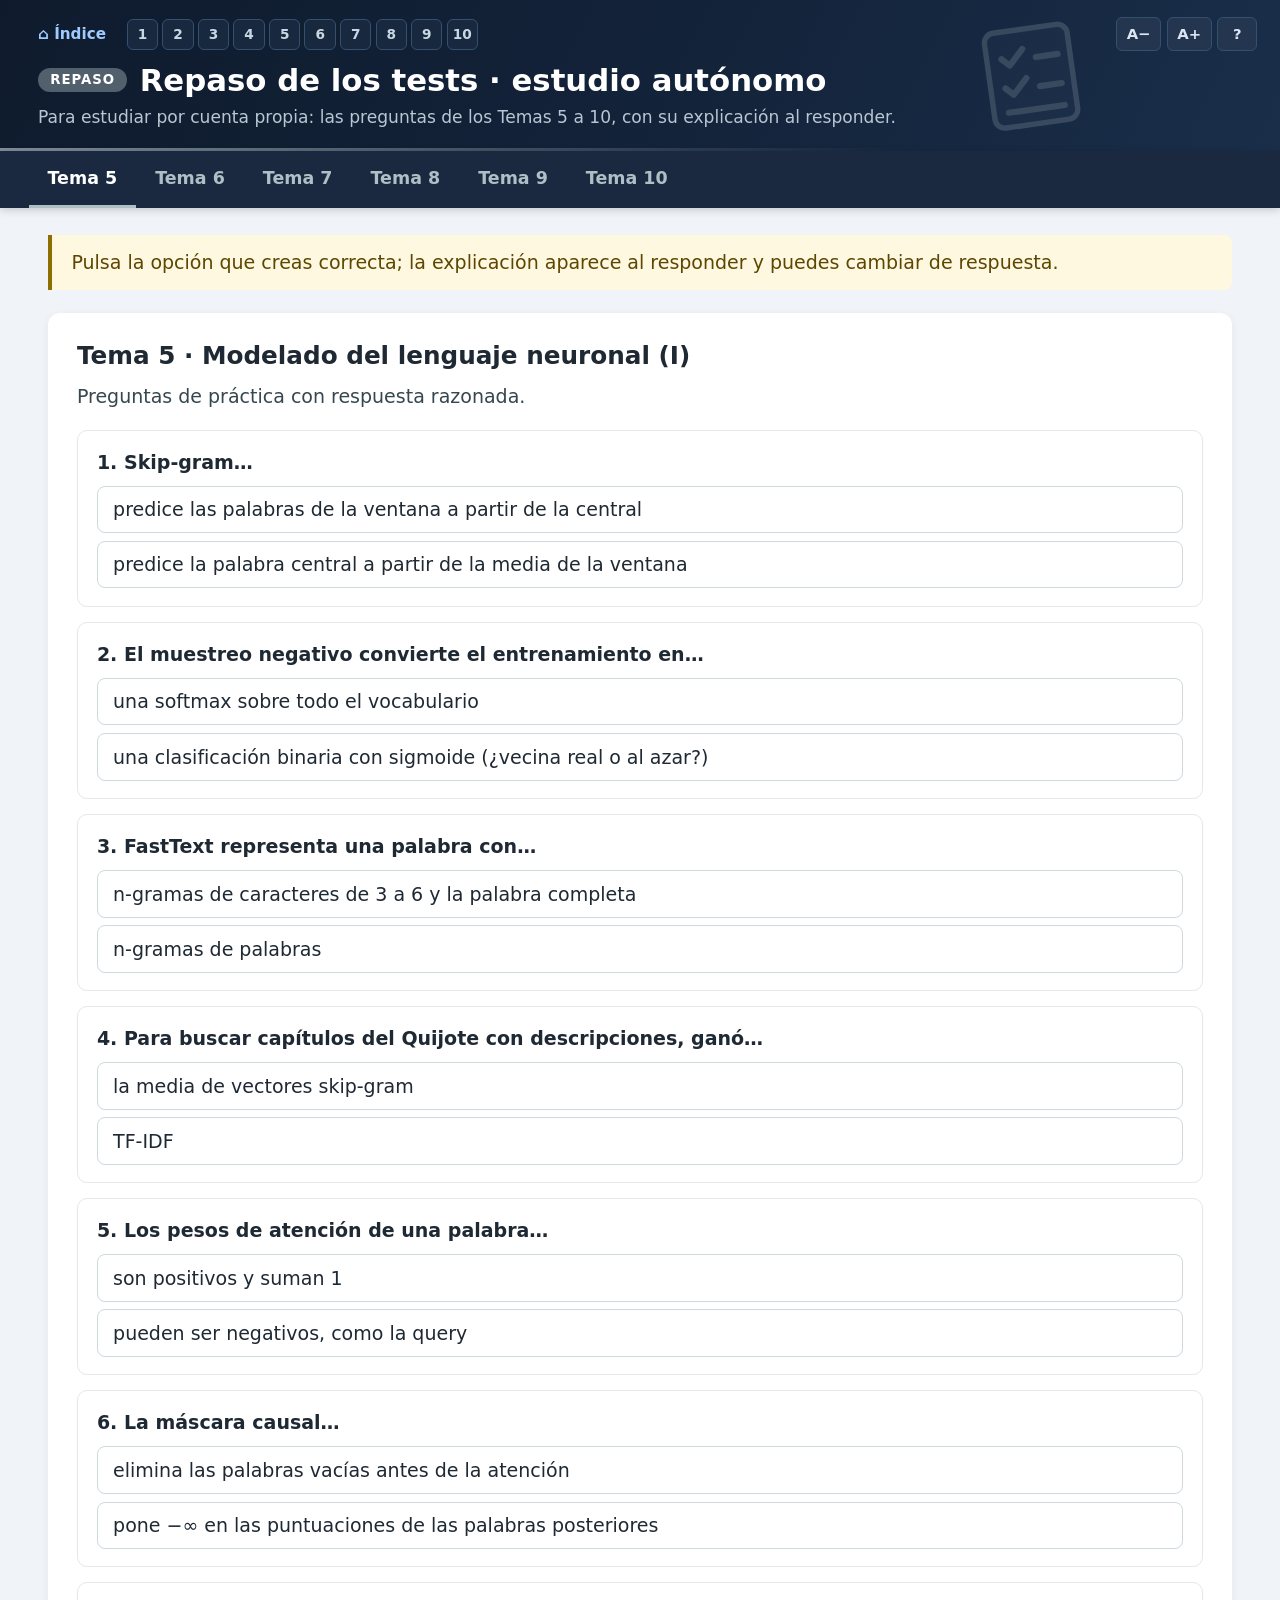
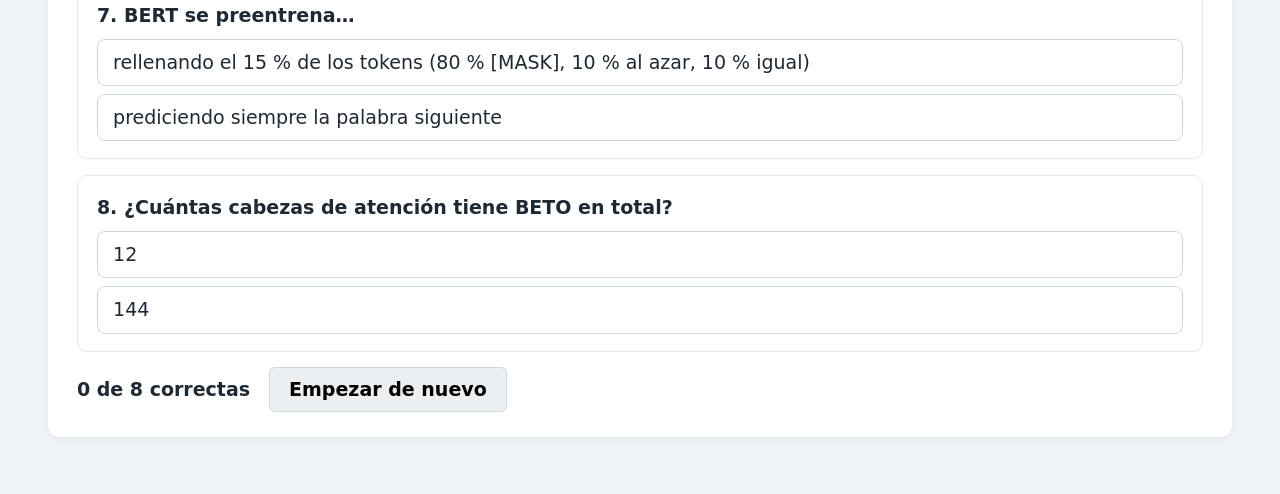
<file: repaso.html>
<!DOCTYPE html>
<html lang="es-ES">
<head>
<meta charset="UTF-8">
<meta name="viewport" content="width=device-width, initial-scale=1.0">
<title>Repaso de los tests · estudio autónomo — Procesamiento del Lenguaje Natural</title>
<link rel="icon" href="comun/icono.svg" type="image/svg+xml">
<style>
  :root { --ink: #1F2933; --ink2: #52606D; --line: #E4E7EB; --soft: #F5F7FA; --dark: #0F1B2D; --unir: #219BC3;
    --ok: #2E7D32; --ok-l: #E8F5E9; --bad: #C62828; --bad-l: #FFEBEE; --gris: #9AA5B1; }
  * { box-sizing: border-box; margin: 0; padding: 0; }
  body { font-family: system-ui, -apple-system, "Segoe UI", Roboto, Arial, sans-serif; background: #F0F4F8; color: var(--ink); line-height: 1.5; }
  a { color: #1565C0; }
  .header { background: var(--dark); color: #fff; padding: 1.4rem 2rem 1.1rem; }
  .header h1 { font-size: 1.5rem; margin-bottom: .2rem; }
  .header p { color: #B0BEC5; font-size: .9rem; }
  .header a { color: #8AB4F8; }
  .tabs { display: flex; flex-wrap: wrap; background: #1A2940; padding: 0 1.5rem; }
  .tab { background: none; border: none; border-bottom: 3px solid transparent; color: #B0BEC5; padding: .75rem 1rem; font: inherit; font-weight: 600; font-size: .92rem; cursor: pointer; }
  .tab:hover, .tab:focus-visible { color: #fff; outline: none; }
  .tab[aria-selected="true"] { color: #fff; border-bottom-color: var(--unir); }
  .content { max-width: 1100px; margin: 1.4rem auto 3rem; padding: 0 1.2rem; }
  .panel { display: none; } .panel.active { display: block; }
  .card { background: #fff; border-radius: 12px; padding: 1.3rem 1.5rem; margin-bottom: 1.2rem; box-shadow: 0 2px 8px rgba(0,0,0,.06); }
  .card h2 { font-size: 1.3rem; margin-bottom: .4rem; }
  .aviso { background: #FFF8E1; border-left: 4px solid #8D6E00; padding: .7rem 1rem; border-radius: 0 8px 8px 0; color: #5D4600; margin-bottom: 1.2rem; }
  .origen { color: #37474F; margin-bottom: 1rem; }
  .q { border: 1px solid var(--line); border-radius: 10px; padding: .9rem 1rem; margin-bottom: .8rem; }
  .q .enunciado { font-weight: 700; margin-bottom: .5rem; }
  .opts { display: flex; flex-direction: column; gap: .4rem; }
  .opt { font: inherit; text-align: left; padding: .45rem .8rem; border-radius: 8px; border: 1px solid #CFD8DC; background: #fff; cursor: pointer; color: var(--ink); }
  .opt:hover { background: var(--soft); }
  .opt.ok { background: var(--ok-l); border-color: var(--ok); }
  .opt.mal { background: var(--bad-l); border-color: var(--bad); }
  .fb { margin-top: .5rem; padding: .6rem .8rem; border-radius: 8px; display: none; }
  .fb.ok { display: block; background: var(--ok-l); color: #1B5E20; }
  .fb.mal { display: block; background: var(--bad-l); color: #8E1B1B; }
  .pie { display: flex; gap: 1rem; align-items: center; margin-top: .6rem; }
  .btn { font: inherit; font-weight: 600; padding: .4rem 1rem; border-radius: 6px; border: 1px solid #CFD8DC; background: #ECEFF1; cursor: pointer; }
  .cuenta { font-weight: 700; }
  footer { max-width: 1100px; margin: 0 auto 2rem; padding: 0 1.2rem; font-size: .8rem; color: var(--ink2); }
</style>
<link rel="stylesheet" href="comun/clase.css">
</head>
<body class="bloque-repaso">
<header class="header">
  <nav class="migas" aria-label="Navegación entre temas"><a class="inicio" href="index.html">⌂ Índice</a><span class="chips"><a href="01_introduccion.html" style="--c:#1E88E5" title="Tema 1 · Introducción">1</a><a href="02_texto_como_dato.html" style="--c:#1E88E5" title="Tema 2 · El texto como dato">2</a><a href="03_extraccion_informacion.html" style="--c:#1E88E5" title="Tema 3 · Extracción de información">3</a><a href="04_modelado_lenguaje.html" style="--c:#00897B" title="Tema 4 · Modelado del lenguaje">4</a><a href="05_modelado_neuronal.html" style="--c:#8E24AA" title="Tema 5 · Modelado neuronal (I)">5</a><a href="06_topicos.html" style="--c:#00897B" title="Tema 6 · Tópicos">6</a><a href="07_sentimientos.html" style="--c:#E65100" title="Tema 7 · Sentimientos">7</a><a href="08_modelado_neuronal_ii.html" style="--c:#8E24AA" title="Tema 8 · Modelado neuronal (II)">8</a><a href="09_aplicaciones.html" style="--c:#E65100" title="Tema 9 · Aplicaciones">9</a><a href="10_visualizacion.html" style="--c:#E65100" title="Tema 10 · Visualización">10</a></span></nav>
  <h1><span class="num-tema">REPASO</span>Repaso de los tests · estudio autónomo</h1>
  <p>Para estudiar por cuenta propia: las preguntas de los Temas 5 a 10, con su explicación al responder.</p>
  <div class="header-glifo"><svg viewBox="0 0 48 48" aria-hidden="true" focusable="false"><rect x="7" y="5" width="34" height="39" rx="4" fill="currentColor" fill-opacity=".14" stroke="currentColor" stroke-width="2.2"/><path d="M13 16l3 3 6-6M13 28l3 3 6-6" fill="none" stroke="currentColor" stroke-width="2.5" stroke-linecap="round" stroke-linejoin="round"/><path d="M27 17h9M27 29h9M13 38h23" fill="none" stroke="currentColor" stroke-width="2.5" stroke-linecap="round" stroke-linejoin="round"/></svg></div>
</header>
<div class="tabs" role="tablist" aria-label="Temas" id="tabs"></div>
<div class="content" id="content">
  <div class="aviso">Pulsa la opción que creas correcta; la explicación aparece al responder y puedes cambiar de respuesta.</div>
</div>
<script src="repaso_datos.js"></script>
<script src="comun/clase.js"></script>
<script>
"use strict";
const esc = Clase.esc;
const tabsBox = document.getElementById("tabs"), content = document.getElementById("content");
const temas = Object.keys(REPASO).sort((a, b) => a - b);
temas.forEach((t, i) => {
  const R = REPASO[t];
  const tab = document.createElement("button");
  tab.className = "tab"; tab.setAttribute("role", "tab"); tab.id = "t-t" + t; tab.setAttribute("aria-controls", "p-t" + t);
  tab.setAttribute("aria-selected", String(i === 0)); tab.textContent = "Tema " + t;
  tabsBox.append(tab);
  const sec = document.createElement("section");
  sec.className = "panel" + (i === 0 ? " active" : ""); sec.id = "p-t" + t; sec.setAttribute("role", "tabpanel"); sec.hidden = i !== 0;
  sec.innerHTML = `<div class="card"><h2>${esc(R.titulo)}</h2><p class="origen">${esc(R.origen)}</p><div class="lista"></div>` +
    `<div class="pie"><span class="cuenta"></span><button class="btn" type="button">Empezar de nuevo</button></div></div>`;
  content.append(sec);
  const lista = sec.querySelector(".lista"), cuenta = sec.querySelector(".cuenta");
  const resp = {};
  function pintar() {
    lista.innerHTML = "";
    for (const k in resp) delete resp[k];
    cuenta.textContent = `0 de ${R.preguntas.length} correctas`;
    R.preguntas.forEach((q, n) => {
      const caja = document.createElement("div");
      caja.className = "q";
      caja.innerHTML = `<div class="enunciado">${n + 1}. ${esc(q.p.replace(/^\d+\.\s*/, ""))}</div><div class="opts"></div><div class="fb"></div>`;
      const opts = caja.querySelector(".opts"), fb = caja.querySelector(".fb");
      const correctas = Array.isArray(q.c) ? q.c : [q.c];
      q.o.forEach((o, j) => {
        const b = document.createElement("button");
        b.type = "button"; b.className = "opt"; b.textContent = o;
        b.addEventListener("click", () => {
          opts.querySelectorAll(".opt").forEach((x) => x.classList.remove("ok", "mal"));
          const bien = correctas.includes(j);
          b.classList.add(bien ? "ok" : "mal");
          fb.className = "fb " + (bien ? "ok" : "mal");
          fb.textContent = (bien ? "✓ " : "✗ ") + (bien ? "" : "Respuesta propuesta: " + correctas.map((c) => q.o[c]).join(" · ") + ". ") + q.e;
          resp[n] = bien;
          cuenta.textContent = `${Object.values(resp).filter(Boolean).length} de ${R.preguntas.length} correctas · ${Object.keys(resp).length} respondidas`;
        });
        opts.append(b);
      });
      lista.append(caja);
    });
  }
  sec.querySelector(".btn").addEventListener("click", pintar);
  pintar();
});
const tabs = [...tabsBox.children];
tabs.forEach((t) => t.addEventListener("click", () => tabs.forEach((x) => {
  const on = x === t;
  x.setAttribute("aria-selected", on);
  const p = document.getElementById(x.getAttribute("aria-controls"));
  p.hidden = !on; p.classList.toggle("active", on);
})));
</script>
</body>
</html>
</file>
<file: comun/clase.css>
/* Modo clase: capa común de las demos de PLN para proyectar en la clase en directo.
   Se enlaza después del <style> de cada página para sobrescribir tamaños y anchos. */
:root { --escala: 1; }
html { font-size: calc(19px * var(--escala)); }
body { line-height: 1.5; }
.content, footer { max-width: min(96vw, 1680px) !important; }
.tabs { position: sticky; top: 0; z-index: 20; }
.card { scroll-margin-top: 4rem; }

/* Color de cada bloque de temas (lo pone generar_navegacion.mjs en <body>) */
body { --acento: #1E88E5; --acento-f: #1E88E5; --acento-tab: #64B5F6; }
body.bloque-texto { --acento: #1E88E5; --acento-f: #1E88E5; --acento-tab: #64B5F6; }
body.bloque-estad { --acento: #00897B; --acento-f: #00897B; --acento-tab: #4DB6AC; }
body.bloque-neuronal { --acento: #8E24AA; --acento-f: #8E24AA; --acento-tab: #CE93D8; }
body.bloque-aplic { --acento: #F57C00; --acento-f: #E65100; --acento-tab: #FFB74D; }
body.bloque-repaso { --acento: #9AA5B1; --acento-f: #52606D; --acento-tab: #B0BEC5; }

/* Cabecera: menú entre temas, número del tema y su icono */
.header { position: relative; padding: 1rem 15rem 1.05rem 2rem !important; background: linear-gradient(115deg, #0F1B2D 0%, #13233A 55%, #1A2E4A 100%) !important; }
.header::after { content: ""; position: absolute; left: 0; right: 0; bottom: 0; height: 3px; background: linear-gradient(90deg, var(--acento-tab), transparent 70%); opacity: .7; }
.header .migas { display: flex; flex-wrap: wrap; align-items: center; gap: .35rem 1.1rem; font-size: .8rem; margin-bottom: .55rem; position: relative; z-index: 1; }
.header .migas a { color: #9ECBFF; text-decoration: none; font-weight: 600; }
.header .migas a:hover, .header .migas a:focus-visible { color: #fff; text-decoration: underline; outline: none; }
.header .migas .chips { display: inline-flex; flex-wrap: nowrap; gap: .22rem; margin: 0; }
.header .migas .chips a { display: inline-grid; place-items: center; min-width: 1.65rem; height: 1.65rem; padding: 0 .2rem; border-radius: 6px; font-size: .72rem; font-weight: 800; color: #C9D6E3; border: 1px solid #34506F; background: #17283F; text-decoration: none; transition: background .15s, border-color .15s; }
.header .migas .chips a:hover, .header .migas .chips a:focus-visible { background: var(--c); border-color: var(--c); color: #fff; text-decoration: none; }
.header .migas .chips a[aria-current="page"] { background: var(--c); border-color: #fff; color: #fff; box-shadow: 0 0 0 2px rgba(255,255,255,.18); }
.header h1 { display: flex; align-items: center; flex-wrap: wrap; gap: .25rem .65rem; font-size: 1.62rem !important; line-height: 1.25; margin-bottom: .3rem !important; position: relative; z-index: 1; }
.header .num-tema { display: inline-block; background: var(--acento-f); color: #fff; font-size: .7rem; font-weight: 800; letter-spacing: .07em; padding: .2rem .65rem; border-radius: 999px; }
.header p { display: flex; flex-wrap: wrap; align-items: center; gap: .3rem .6rem; color: #B9C6D3 !important; font-size: .9rem !important; max-width: 64rem; position: relative; z-index: 1; }
.header .cuando { display: inline-block; padding: .02rem .55rem; border-radius: 999px; border: 1px solid #34506F; color: #9FB3C8; font-size: .78rem; font-weight: 600; white-space: nowrap; }
.header-glifo { position: absolute; right: 10rem; top: 50%; transform: translateY(-50%) rotate(-8deg); width: 6.2rem; height: 6.2rem; color: var(--acento-tab); opacity: .22; pointer-events: none; }
.header-glifo svg { width: 100%; height: 100%; }

/* Barra de pestañas: número en círculo (tecla para ir a ella) y color del bloque */
.tabs { background: #1A2940 !important; box-shadow: 0 2px 8px rgba(0,0,0,.18); }
.tab { white-space: nowrap; }
.tab .tab-n { display: inline-grid; place-items: center; min-width: 1.45em; height: 1.45em; padding: 0 .3em; margin-right: .2em; border-radius: 999px; background: rgba(255,255,255,.1); color: #C9D6E3; font-size: .78em; font-weight: 800; transition: background .15s, color .15s; }
.tab:hover .tab-n { background: rgba(255,255,255,.2); }
body[class*="bloque-"] .tab[aria-selected="true"] { border-bottom-color: var(--acento-tab); }
.tab[aria-selected="true"] .tab-n { background: var(--acento-tab); color: #0F1B2D; }
.tabs:has(> .tab:nth-child(9)) .tab { padding-left: .7rem; padding-right: .7rem; }
.tabs:has(> .tab:nth-child(10)) .tab { padding-left: .6rem; padding-right: .6rem; }
@media (prefers-reduced-motion: no-preference) {
  .panel.active { animation: clase-aparecer .25s ease-out; }
  @keyframes clase-aparecer { from { opacity: 0; transform: translateY(4px); } to { opacity: 1; transform: none; } }
}

/* Controles del profesor (tamaño de letra y ayuda de teclado) */
.clase-ctrl { position: absolute; top: .9rem; right: 1.2rem; display: flex; gap: .3rem; align-items: center; z-index: 2; }
.clase-ctrl button { font: inherit; font-size: .78rem; font-weight: 700; min-width: 2.1rem; padding: .25rem .5rem; border-radius: 6px; border: 1px solid #34506F; background: #24364F; color: #DDE6F0; cursor: pointer; }
.clase-ctrl button:hover, .clase-ctrl button:focus-visible { background: #34506F; outline: none; }
.clase-ayuda { position: absolute; top: 3.2rem; right: 1.2rem; z-index: 30; background: #fff; color: #1F2933; border-radius: 10px; box-shadow: 0 6px 24px rgba(0,0,0,.25); padding: .9rem 1.1rem; font-size: .82rem; width: 22rem; }
.clase-ayuda[hidden] { display: none; }
.clase-ayuda kbd { font-family: Menlo, Consolas, monospace; background: #F5F7FA; border: 1px solid #CFD8DC; border-bottom-width: 2px; border-radius: 4px; padding: 0 .3rem; font-size: .78rem; }
.clase-ayuda dl { display: grid; grid-template-columns: auto 1fr; gap: .3rem .7rem; margin-top: .4rem; }
.clase-ayuda dt { white-space: nowrap; }

/* Procedencia plegada: las etiquetas de fuente se ven al pulsar «i»; las de ilustración siempre */
.meta:not(.abierta) > .tag:not(.illus) { display: none; }
.meta .fuentes-btn { font: inherit; font-size: .72rem; font-weight: 800; font-style: italic; width: 1.45rem; height: 1.45rem; border-radius: 50%; border: 1px solid #CFD8DC; background: #fff; color: #52606D; cursor: pointer; line-height: 1; }
.meta .fuentes-btn:hover, .meta.abierta .fuentes-btn { background: #52606D; color: #fff; }

/* Pasos que avanza el profesor (botones, flechas del teclado o mando de presentación) */
.pasos-ctrl { display: inline-flex; gap: .5rem; align-items: center; margin: .6rem 0; flex-wrap: wrap; }
.pasos-ctrl button { font: inherit; font-weight: 700; font-size: .9rem; padding: .4rem .9rem; border-radius: 6px; border: 1px solid #CFD8DC; background: #fff; color: #1F2933; cursor: pointer; }
.pasos-ctrl button:hover:not(:disabled) { background: #F5F7FA; }
.pasos-ctrl button:disabled { opacity: .35; cursor: default; }
.pasos-ctrl .pasos-ind { font-weight: 700; color: #52606D; min-width: 4.5rem; text-align: center; }

/* Interruptor «ocultar soluciones» para preguntar a la clase antes de enseñar el caso resuelto */
.btn-pregunta { font: inherit; font-weight: 700; font-size: .85rem; padding: .4rem .9rem; border-radius: 999px; border: 1px dashed #8D6E00; background: #FFF8E1; color: #6B5300; cursor: pointer; }
.btn-pregunta[aria-pressed="true"] { border-style: solid; background: #8D6E00; color: #fff; }

/* Animaciones suaves, desactivables por el sistema */
@media (prefers-reduced-motion: no-preference) {
  .anima { transition: transform .55s ease, opacity .4s ease, fill .3s ease, background-color .3s ease, width .5s ease, height .5s ease; }
}
@media (max-width: 900px) { .header { padding-right: 1.2rem !important; } .header-glifo { display: none; } .clase-ctrl { position: static; margin-top: .6rem; } }
@media (max-width: 720px) {
  .header { padding: .9rem 1rem !important; }
  .header h1 { font-size: 1.3rem !important; }
  .tabs { flex-wrap: nowrap !important; overflow-x: auto; scrollbar-width: none; padding: 0 .4rem !important; }
  .tab { flex: none; }
}
@media print { .clase-ctrl, .pasos-ctrl, .fuentes-btn, .btn-pregunta { display: none !important; } .tabs { position: static; } }

/* Mantener la página dentro del móvil y desplazar solo los contenidos anchos. */
@media (max-width: 720px) {
  .header .migas .chips { flex-wrap: wrap; }
  .content, .panel, .card { min-width: 0; }
  .card { overflow-x: auto; }
  .card > *, .grid2 > *, .grid3 > *, .row > * { min-width: 0; max-width: 100%; }
  select, textarea, input:not([type=checkbox]):not([type=radio]) { min-width: 0; max-width: 100%; box-sizing: border-box; }
  pre { max-width: 100%; overflow-x: auto; }
  .clase-ayuda { width: min(22rem, calc(100vw - 2.4rem)); }
  footer { overflow-wrap: anywhere; }
}
</file>
<file: 03_extraccion_informacion_clase.css>
/* Recorrido docente del Tema 3. Aislado para no alterar las otras demos. */
.aula-portada { display:flex; justify-content:space-between; align-items:center; gap:1.5rem; margin-bottom:1rem; }
.aula-ceja { color:#1565C0; font-size:.72rem; text-transform:uppercase; font-weight:800; letter-spacing:.1em; }
.aula-portada h2 { font-size:clamp(1.5rem,2.1vw,1.85rem); line-height:1.15; margin:.3rem 0 .5rem; max-width:48ch; letter-spacing:-.03em; }
.aula-portada p { color:var(--ink2); max-width:90ch; margin:0; font-size:.9rem; }
.aula-sello { flex:none; width:5rem; height:5rem; border-radius:1.3rem; background:#DBEAFE; color:#1565C0; display:grid; place-items:center; }
.aula-sello svg { width:3.5rem; height:3.5rem; }
.aula-ruta { display:grid; grid-template-columns:repeat(7,minmax(0,1fr)); gap:.4rem; margin-bottom:1rem; }
.aula-ruta button { text-align:left; color:#52606D; border:1px solid #D5DEE8; background:#fff; border-radius:.6rem; padding:.55rem .6rem; font:inherit; font-size:.72rem; cursor:pointer; }
.aula-ruta b { display:block; font-size:.65rem; margin-bottom:.15rem; color:#64748B; }
.aula-ruta [aria-current="step"] { background:#14385E; border-color:#14385E; color:#fff; box-shadow:0 3px 10px #14385E22; }
.aula-ruta [aria-current="step"] b { color:#A9D7FF; }
.aula-escena { display:grid; grid-template-columns:minmax(0,.93fr) minmax(0,1.07fr); gap:1rem; align-items:stretch; }
.aula-fuente { padding:1.35rem; background:#13273F; color:#fff; border-radius:1rem; position:relative; overflow:hidden; }
.aula-fuente::before { content:""; position:absolute; right:-3rem; top:-4rem; width:11rem; height:11rem; border:1px solid #34506F; border-radius:50%; pointer-events:none; }
.aula-documento { display:flex; align-items:center; justify-content:space-between; gap:.8rem; color:#B9CCDD; font-size:.7rem; text-transform:uppercase; letter-spacing:.07em; margin-bottom:1.2rem; }
.aula-noticia { font-size:clamp(1.15rem,1.65vw,1.6rem); line-height:2.1; min-height:9rem; position:relative; }
.aula-noticia mark { color:#13273F; background:#DDEBFF; border-radius:.25rem; padding:.12rem .18rem; box-decoration-break:clone; -webkit-box-decoration-break:clone; }
.aula-noticia mark[data-tipo="ORG"] { background:#E9D5FF; }
.aula-noticia mark[data-tipo="LOC"] { background:#A7F3D0; }
.aula-noticia mark[data-tipo="SN"] { background:#B8F2DF; border-bottom:3px solid #3DD5AE; }
.aula-noticia mark[data-tipo="VERB"] { background:#FDE68A; }
.aula-noticia mark small { display:inline-block; font-size:.53em; font-weight:800; margin-left:.25rem; vertical-align:super; line-height:1; }
.aula-pie-fuente { border-top:1px solid #36506B; margin-top:1rem; padding-top:.7rem; color:#C5D6E5; font-size:.77rem; }
.aula-salida { background:#fff; border:1px solid #DBE4EE; border-radius:1rem; padding:1.2rem; min-width:0; display:flex; flex-direction:column; }
.aula-salida h3 { font-size:1.1rem; margin:.1rem 0 .8rem; }
.aula-salida p { color:#52606D; }
.aula-dibujo { flex:1; min-height:12rem; display:flex; flex-direction:column; justify-content:center; gap:.7rem; }
.aula-pregunta { border-left:4px solid #E3AA20; background:#FFF8E7; color:#654A0A; padding:.7rem .9rem; border-radius:.2rem .7rem .7rem .2rem; margin-top:1rem; font-size:.88rem; }
.aula-pregunta b { display:block; font-size:.7rem; text-transform:uppercase; letter-spacing:.07em; margin-bottom:.2rem; }
.aula-idea { margin-top:.9rem; display:flex; align-items:baseline; gap:.7rem; background:#E8F2FE; padding:.8rem 1rem; border-radius:.7rem; color:#14385E; font-size:.9rem; }
.aula-idea strong { white-space:nowrap; }
.aula-pasos { display:flex; justify-content:space-between; align-items:center; gap:.7rem; flex-wrap:wrap; margin:.8rem 0; }
.aula-pasos .pasos-ctrl { margin:0; }
.aula-roto { border:1px dashed #B96026; border-radius:.6rem; padding:.6rem .8rem; background:#FFF4E9; color:#86441A; font-size:.8rem; }
.aula-nota { color:#52606D; font-size:.75rem; }
.aula-respuesta { color:#26496B; font-size:.85rem; margin-top:.6rem; }
.aula-respuesta summary { cursor:pointer; font-weight:700; }
.aula-respuesta p { padding:.5rem 0; }
.aula-nodos { display:flex; justify-content:center; align-items:center; gap:.65rem; flex-wrap:wrap; }
.aula-nodo { border:2px solid #1E88E5; background:#EAF3FF; border-radius:.75rem; padding:.7rem 1rem; text-align:center; }
.aula-nodo small { display:block; color:#1565C0; font-size:.65rem; text-transform:uppercase; font-weight:800; letter-spacing:.06em; }
.aula-nodo.org { border-color:#9354B9; background:#F5ECFC; }
.aula-nodo.org small { color:#7434A0; }
.aula-nodo.loc { border-color:#008269; background:#E4F8F1; }
.aula-nodo.loc small { color:#006B55; }
.aula-flecha { color:#475569; text-align:center; font-size:.73rem; }
.aula-flecha span { display:block; font-size:1.7rem; line-height:1; color:#1E88E5; }
.aula-hueco { border:2px dashed #BECAD6; padding:.6rem 1rem; border-radius:.7rem; color:#65758A; font-size:.85rem; text-align:center; }
.aula-fichas { display:flex; flex-wrap:wrap; gap:.45rem; }
.aula-ficha { border:1px solid #CCD9E5; background:#F7FAFD; padding:.5rem .7rem; border-radius:.55rem; font-size:1rem; }
.aula-ficha small { display:block; color:#52606D; font-size:.65rem; font-weight:800; }
.aula-ficha.verbo { background:#FFF8DE; border-color:#DDBF52; }
.aula-grupo { border:2px solid #008269; background:#E4F8F1; padding:.7rem; border-radius:.6rem; font-size:1rem; }
.aula-grupo small { display:block; font-size:.65rem; color:#006B55; font-weight:800; }
.aula-tabla { overflow-x:auto; }
.aula-tabla th { background:#EAF1F8; color:#24405E; font-size:.7rem; letter-spacing:.02em; }
.aula-tabla td { font-size:.82rem; }
.aula-tabla tbody tr { background:#fff; }
.aula-controles { display:flex; gap:.6rem; align-items:center; flex-wrap:wrap; margin-top:.6rem; }
.aula-toggle { cursor:pointer; display:flex; align-items:center; gap:.5rem; font-size:.82rem; border:1px solid #D4A25C; background:#FFF6E9; padding:.6rem .75rem; border-radius:.5rem; }
.aula-toggle input { width:1.1rem; height:1.1rem; accent-color:#A75C0C; }
.aula-mini-metricas { display:flex; flex-wrap:wrap; gap:1rem; margin-top:.8rem; }
.aula-mini-metricas b { display:block; font-size:1.55rem; color:#14385E; line-height:1.2; }
.aula-mini-metricas span { display:block; font-size:.7rem; color:#52606D; }
.aula-objetivos { display:grid; grid-template-columns:repeat(3,minmax(0,1fr)); gap:.65rem; margin:1rem 0 1.5rem; }
.aula-objetivos a { display:flex; align-items:center; gap:.65rem; text-decoration:none; color:#34516D; background:#E5ECF3; border-radius:.7rem; padding:.7rem .9rem; font-size:.77rem; }
.aula-objetivos b { font-size:1.4rem; color:#5680A6; }
.aula-objetivos a:hover { background:#D6E8F9; }
.aula-intuicion { display:grid; grid-template-columns:1fr 1fr; gap:.75rem; margin:1rem 0; }
.aula-intuicion > div { background:#F2F6FA; border:1px solid #D8E3EE; padding:1rem; border-radius:.7rem; }
.aula-intuicion h3 { font-size:.8rem; text-transform:uppercase; color:#52606D; }
.aula-intuicion .aula-formas { font-size:1.3rem; padding:.4rem 0; color:#14385E; }
.aula-intuicion p { font-size:.85rem; margin:.2rem 0; }
.aula-practica { padding:1.3rem; }
.aula-caso-mini { background:#F3F7FC; border-left:4px solid #1E88E5; border-radius:.4rem; padding:1.1rem; margin:.8rem 0; font-size:1.3rem; color:#14385E; }
.aula-practica label { font-size:.85rem; font-weight:600; }
.aula-practica .aula-salida { min-height:10rem; }
.aula-celda { background:#F5F8FC; border:1px solid #DCE5EF; padding:.8rem; border-radius:.6rem; }
.aula-celda b { display:block; font-size:.72rem; text-transform:uppercase; color:#52606D; margin-bottom:.3rem; }
.aula-estado { border-radius:999px; padding:.2rem .65rem; background:#E8F5E9; color:#1B5E20; font-weight:700; font-size:.75rem; display:inline-block; }
.aula-estado.fallo { background:#FFF0D9; color:#81510A; }
.aula-regla { color:#34516D; font-size:.83rem; background:#F3F7FC; padding:.7rem; border-radius:.6rem; }
.aula-bateria { margin-top:1rem; }
.aula-bateria summary { font-size:.82rem; cursor:pointer; font-weight:700; color:#245A8B; }
.aula-bateria .aula-tabla { margin-top:.6rem; }
#p-caso :focus-visible, #p-practica :focus-visible { outline:3px solid #1E88E5; outline-offset:3px; }
@media (max-width:1100px) { .aula-ruta { grid-template-columns:repeat(4,minmax(0,1fr)); } .aula-noticia { font-size:1.15rem; } }
@media (max-width:760px) {
  .aula-escena, .aula-intuicion { grid-template-columns:1fr; }
  .aula-portada { align-items:flex-start; } .aula-sello { display:none; }
  .aula-ruta { grid-template-columns:repeat(2,minmax(0,1fr)); }
  .aula-objetivos { grid-template-columns:1fr; }
  .aula-fuente, .aula-salida { padding:1rem; }
  .aula-idea { display:block; } .aula-idea strong { display:block; margin-bottom:.2rem; }
  .aula-noticia { min-height:0; font-size:1.2rem; }
  .aula-pasos .pasos-ctrl { gap:.3rem; } .aula-pasos .pasos-ctrl button { padding:.4rem .55rem; }
  .aula-practica { padding:1rem; }
}
</file>
